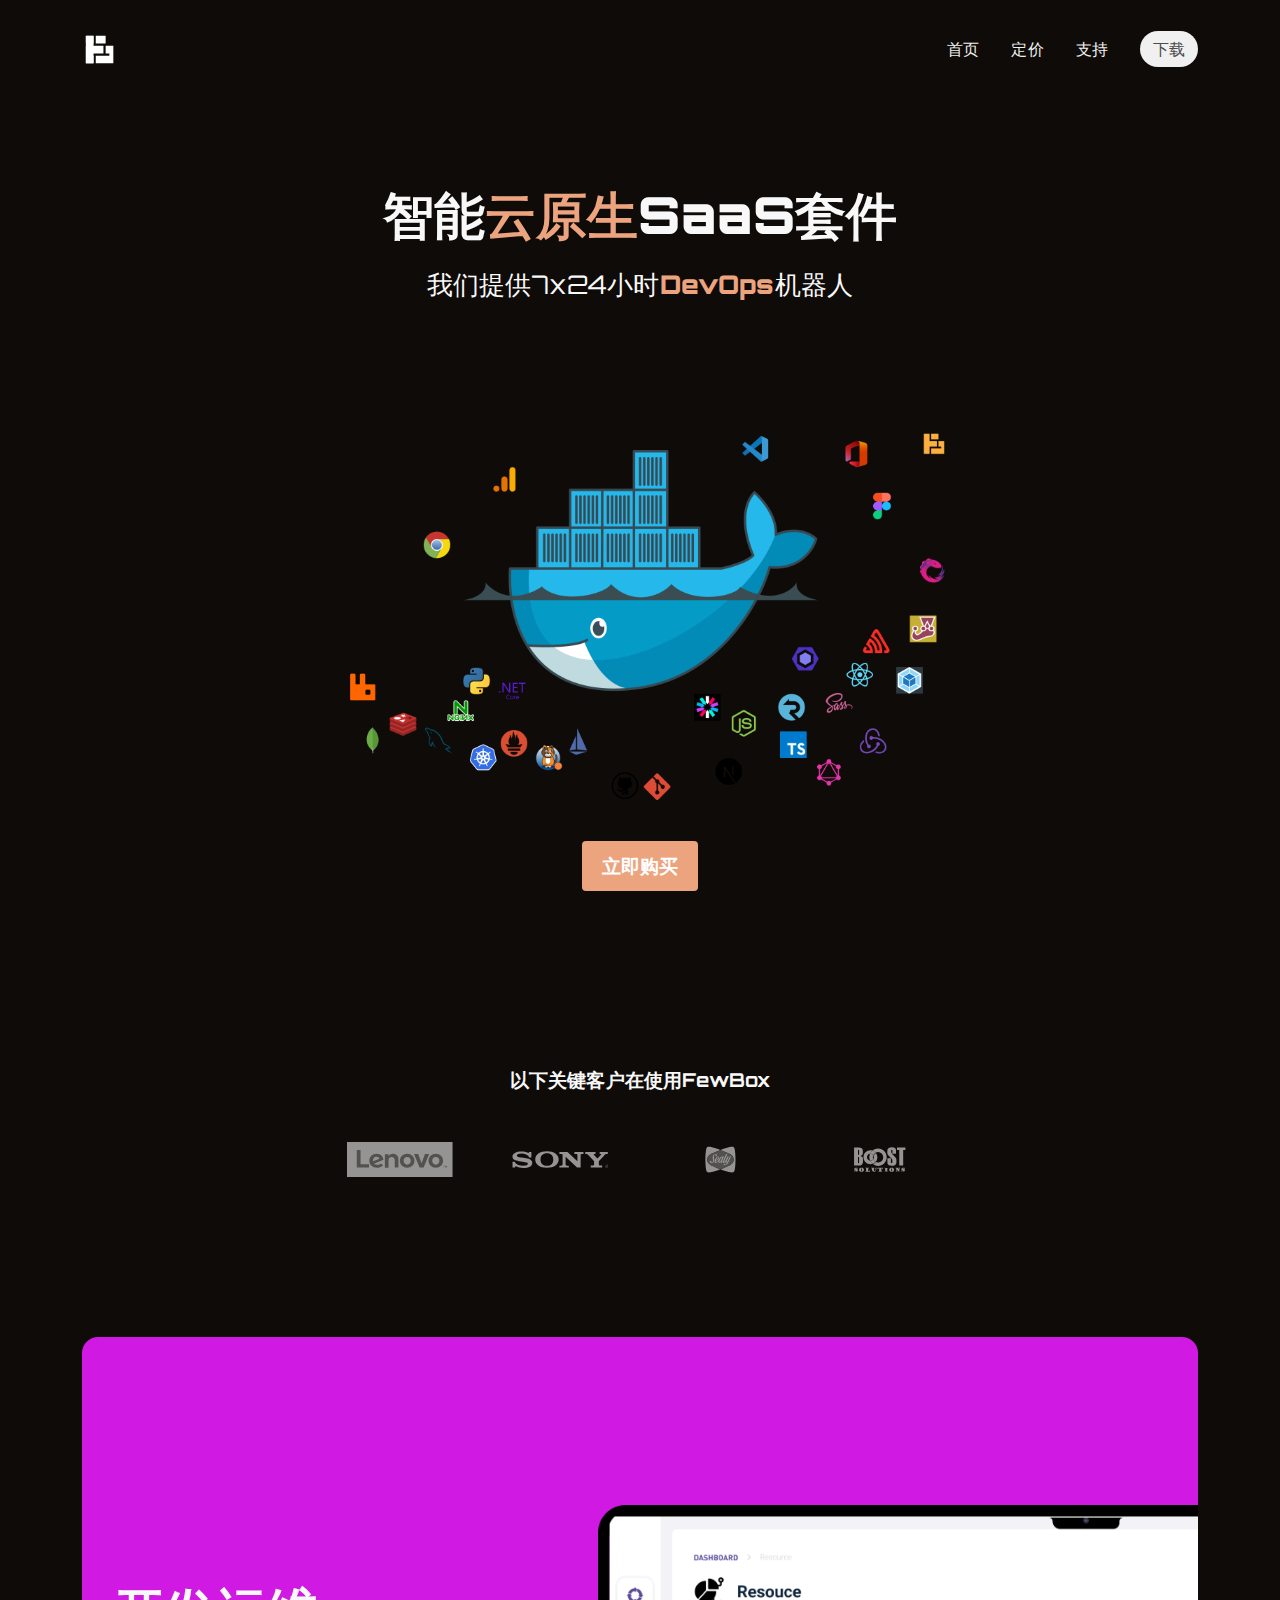
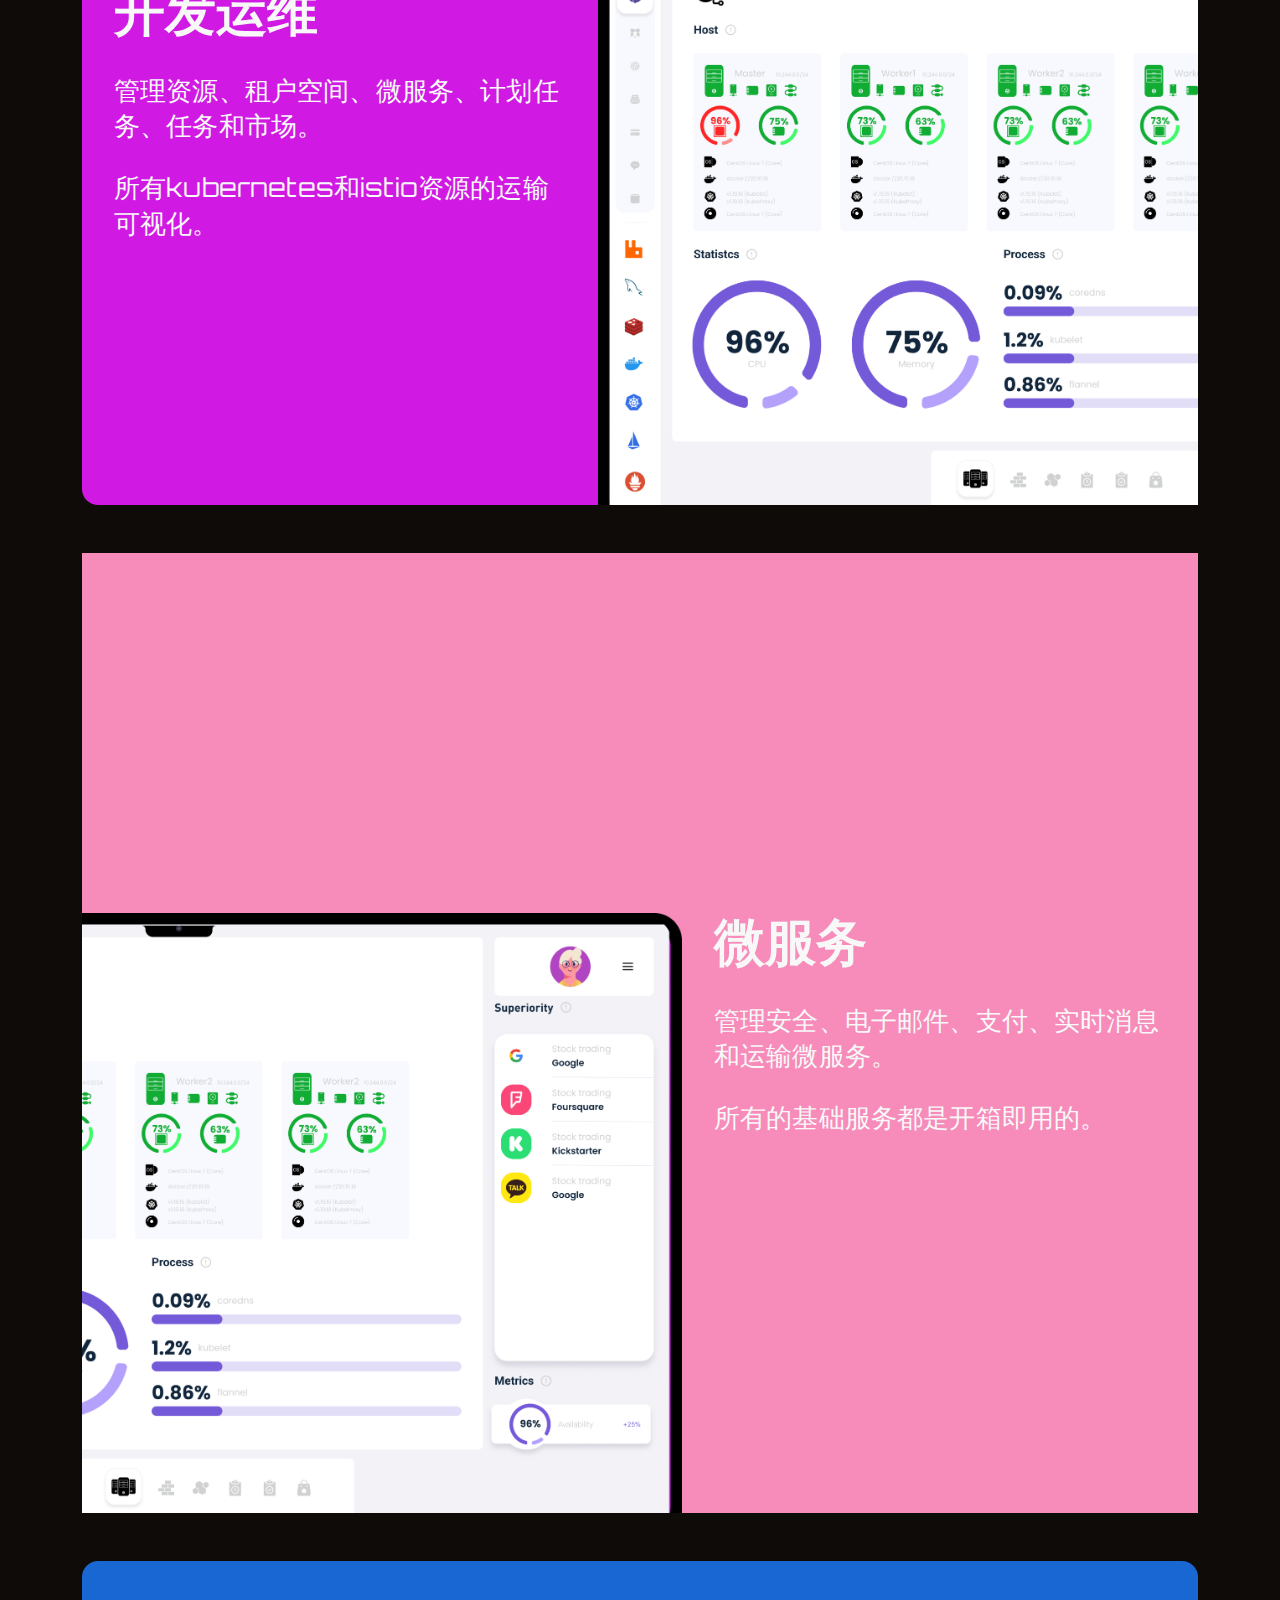
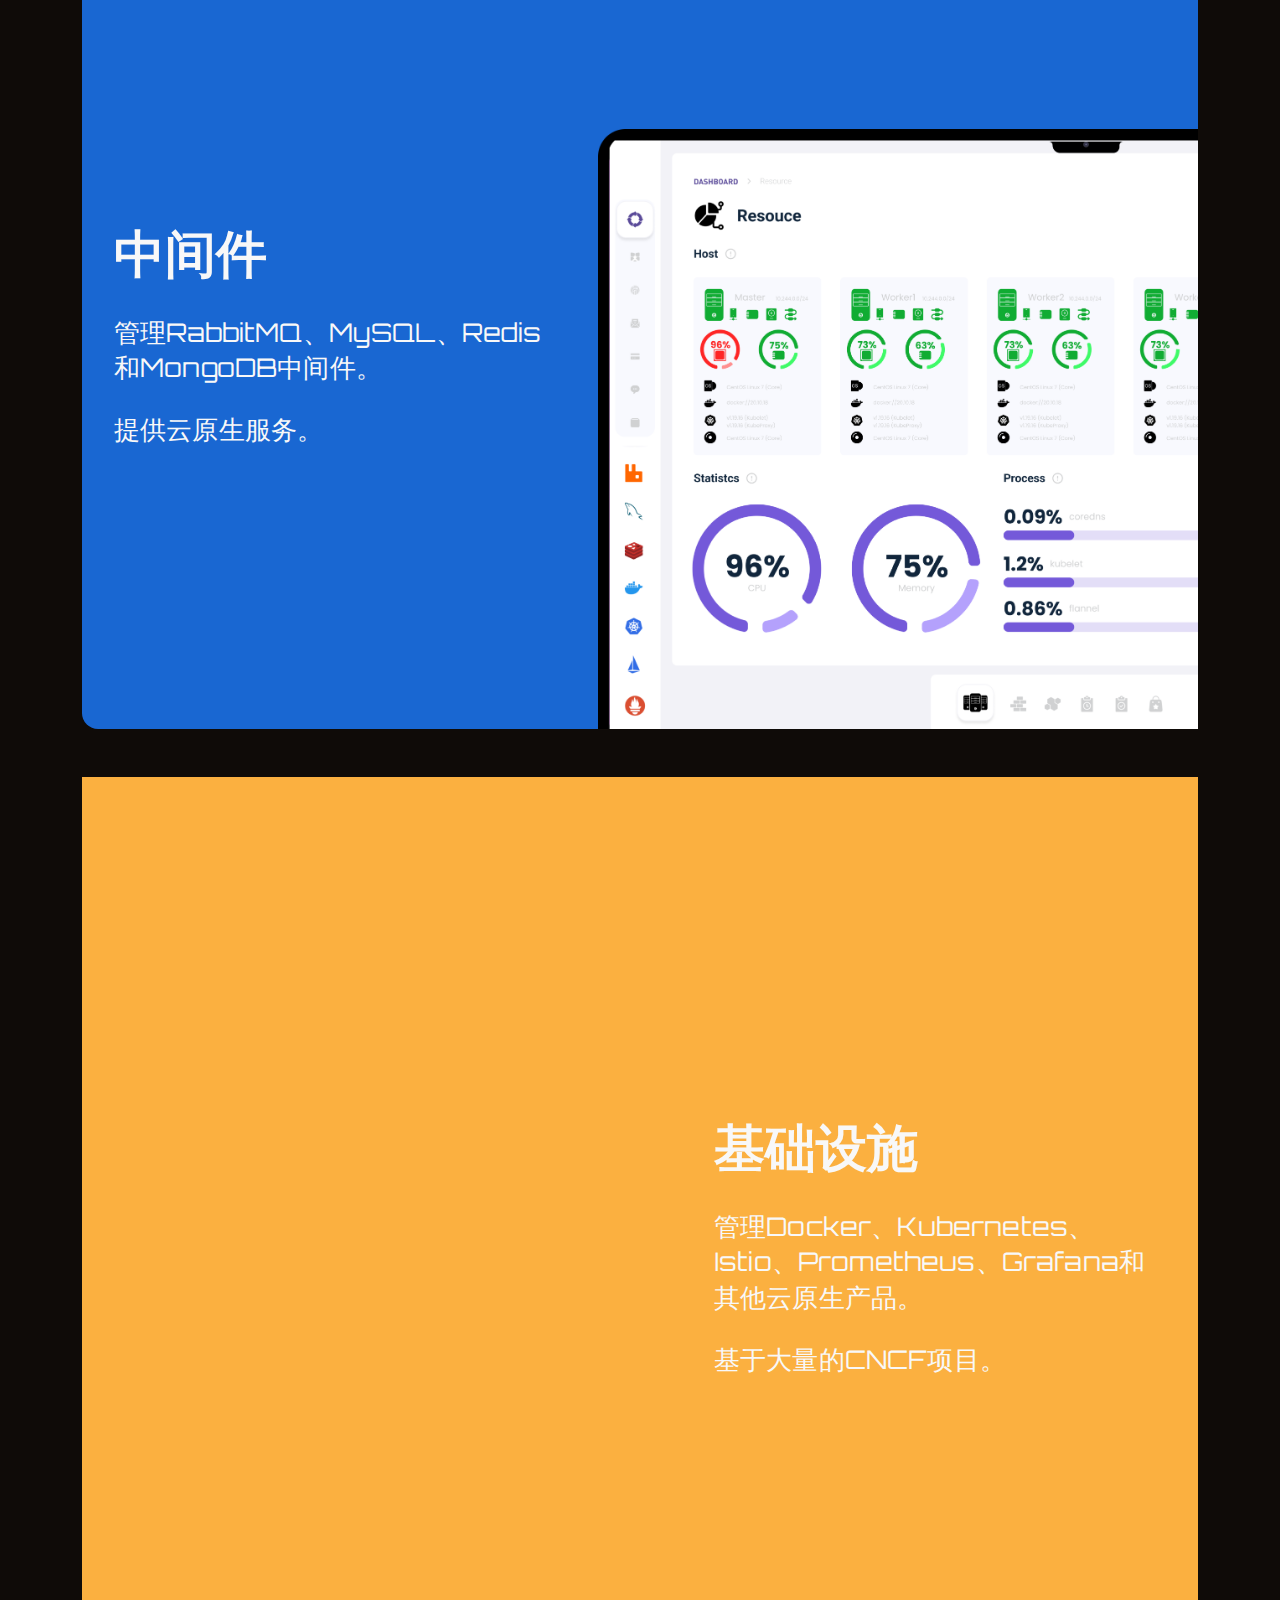
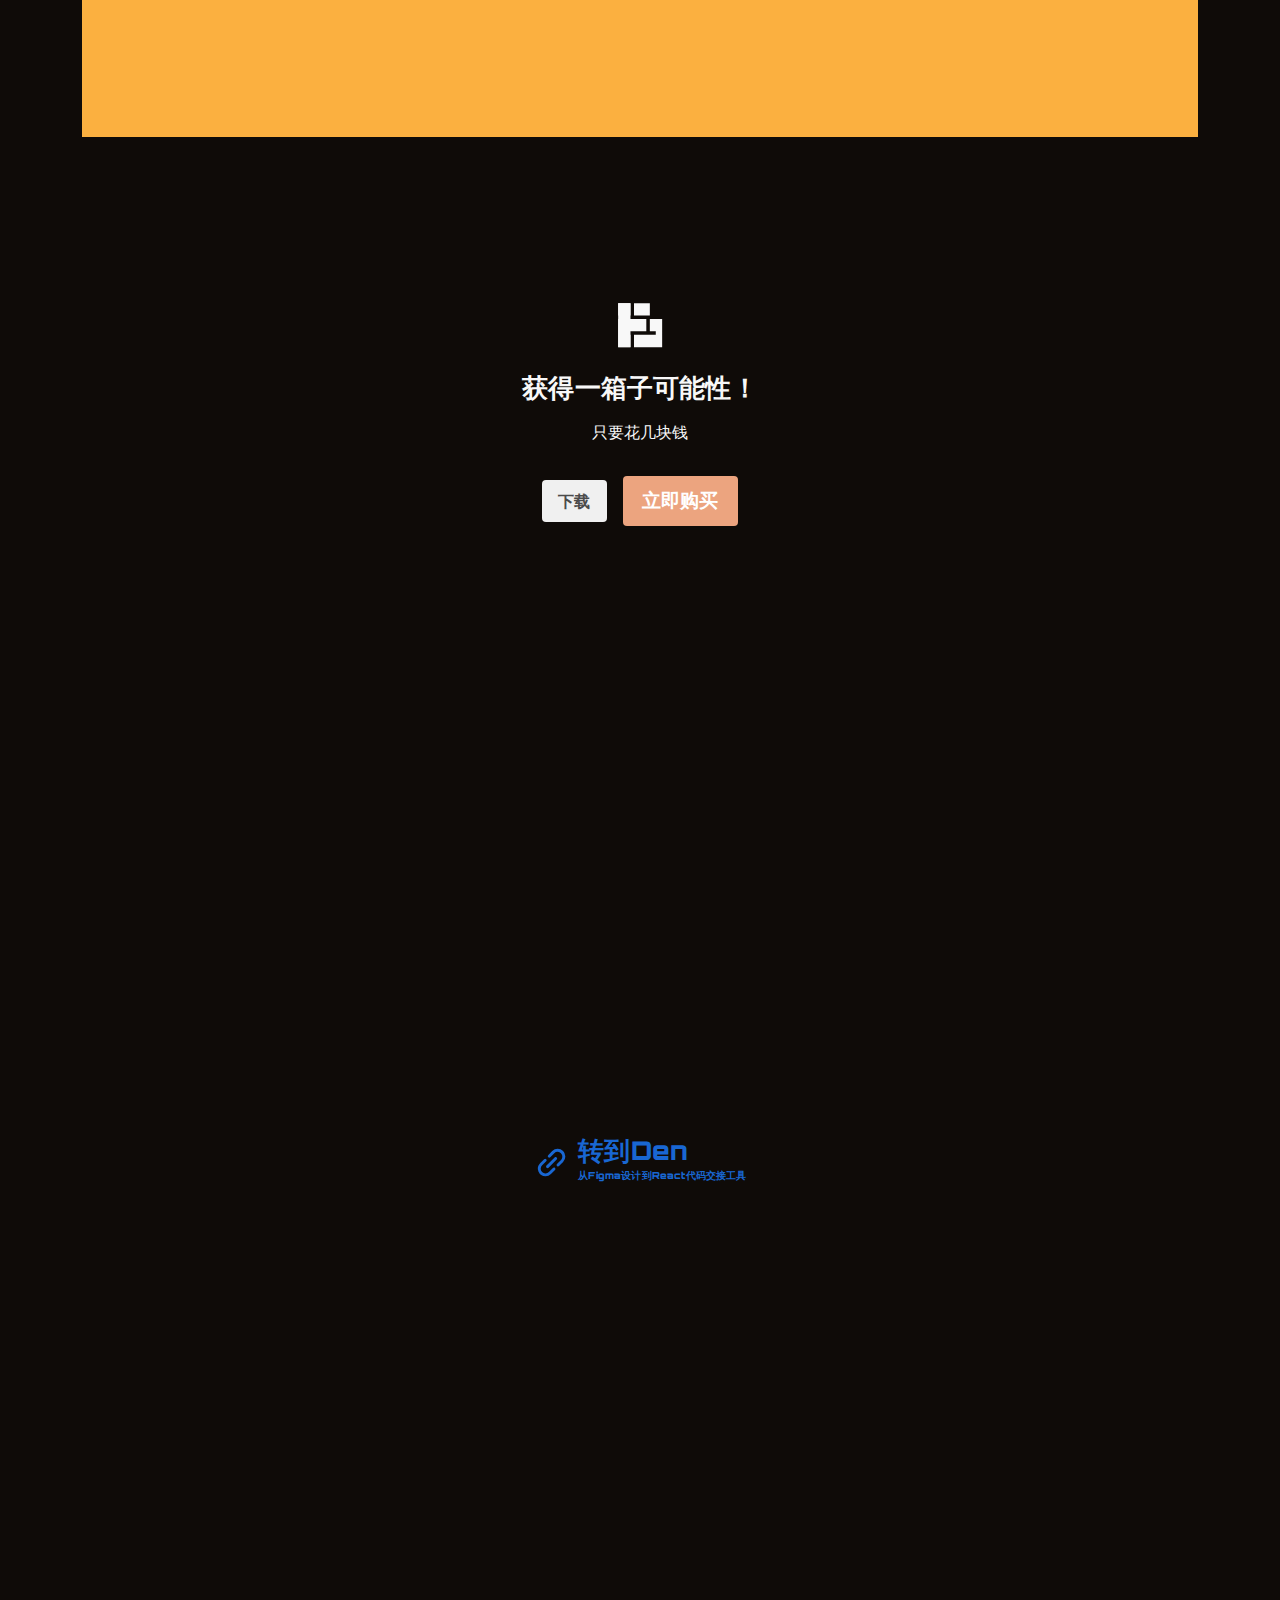
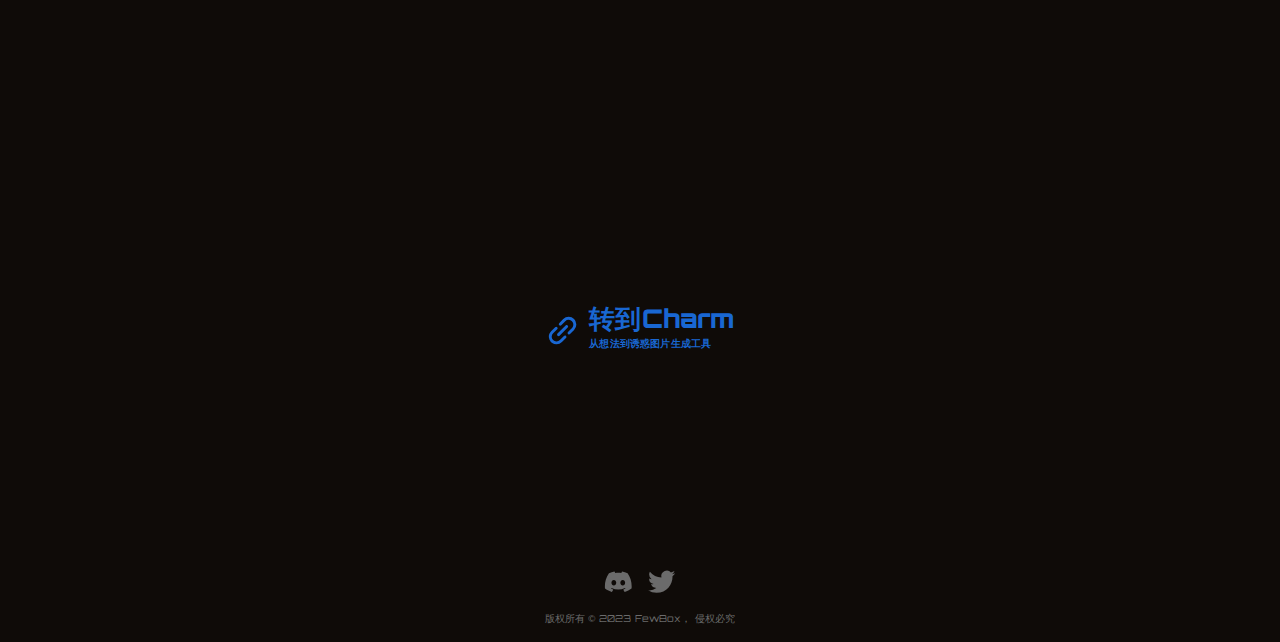
<file: index.html>
<!DOCTYPE html><html><head><meta charSet="utf-8"/><title>云原生套件 | FewBox</title><link rel="shortcut icon" href="/favicon.ico"/><link rel="preconnect" href="https://fonts.googleapis.com"/><link rel="preconnect" href="https://fonts.gstatic.com"/><meta name="description"/><meta name="keywords"/><meta name="author"/><meta name="viewport"/><meta name="next-head-count" content="9"/><link rel="stylesheet" href="https://cdnjs.cloudflare.com/ajax/libs/animate.css/4.1.1/animate.min.css"/><link rel="preload" href="/_next/static/css/8229c51be3daddab.css" as="style"/><link rel="stylesheet" href="/_next/static/css/8229c51be3daddab.css" data-n-g=""/><noscript data-n-css=""></noscript><script defer="" nomodule="" src="/_next/static/chunks/polyfills-c67a75d1b6f99dc8.js"></script><script src="/_next/static/chunks/webpack-94547de1949c56d7.js" defer=""></script><script src="/_next/static/chunks/framework-50116e63224baba2.js" defer=""></script><script src="/_next/static/chunks/main-47c0a74dd876f8ce.js" defer=""></script><script src="/_next/static/chunks/pages/_app-f267cf13fc3b1471.js" defer=""></script><script src="/_next/static/chunks/121-1d15f2ee6740b70b.js" defer=""></script><script src="/_next/static/chunks/675-6b33c69f56211c6d.js" defer=""></script><script src="/_next/static/chunks/281-fa7edb083bce1cbf.js" defer=""></script><script src="/_next/static/chunks/364-2a94dd4e6ddb0a75.js" defer=""></script><script src="/_next/static/chunks/pages/index-79bbd14bc9b28200.js" defer=""></script><script src="/_next/static/a6vV4zFWKUi_gcVCoynMC/_buildManifest.js" defer=""></script><script src="/_next/static/a6vV4zFWKUi_gcVCoynMC/_ssgManifest.js" defer=""></script></head><body><div id="__next"><div></div><div class="position-window-center"><div class="v-ybase flex flex-direction-column flex-wrap-nowrap flex-justify-content-flex-start flex-align-items-stretch flex-align-content-flex-start" style="display:none;font-family:&#x27;Orbitron&#x27;, sans-serif;cursor:inherit"><div class="position-self-custom" style="top:-undefined;right:-1em;bottom:-1.8em;left:-undefined;z-index:8888"><svg viewBox="0 0 256 256" fill="none" xmlns="http://www.w3.org/2000/svg" class="v-svg-circle font-size-extra-large red-background white-front white-border" style="border-width:2px;border-style:solid;border-color:white;padding:0.4em;font-family:&#x27;Orbitron&#x27;, sans-serif;cursor:inherit"><path d="M150.83 32.212C148.17 29.55 144.888 28 141.341 28h-26.607c-3.77 0-7.198 1.55-9.859 4.212-2.442 2.66-3.875 6.095-3.875 9.865v99.445c0 3.77 1.431 6.961 3.873 9.621 2.661 2.44 6.089 3.635 9.861 3.635h26.607c3.547 0 6.829-1.195 9.49-3.634 2.661-2.661 4.168-5.851 4.168-9.622v-99.78c0-3.547-1.507-6.872-4.169-9.531v.001zm-22.791 142.573c-7.318 0-13.635 2.66-18.957 7.982-5.1 5.1-7.65 11.31-7.65 18.625 0 7.319 2.55 13.635 7.65 18.958 5.099 5.1 11.419 7.65 18.957 7.65 7.319 0 13.526-2.219 18.626-7.319 5.322-5.322 7.982-11.754 7.982-19.292 0-7.094-2.329-13.304-7.65-18.625-5.101-5.318-11.419-7.979-18.958-7.979z" fill="currentColor"></path></svg></div><div class="position-area-default undefined v-ybase red-background flex flex-direction-column flex-wrap-nowrap flex-justify-content-flex-start flex-align-items-center flex-align-content-flex-start" style="border-radius:0.6em;padding:1.2em 2em 0.6em 2em;width:22em;font-family:&#x27;Orbitron&#x27;, sans-serif;cursor:inherit"><div class="position-area-right-top" style="z-index:9999"><svg viewBox="0 0 256 256" fill="none" xmlns="http://www.w3.org/2000/svg" class="v-svg-default font-size-super-small" style="font-family:&#x27;Orbitron&#x27;, sans-serif;cursor:pointer"><path d="M36.604 78.148c-11.472-11.472-11.472-30.072 0-41.544 11.472-11.472 30.072-11.472 41.544 0l141.248 141.248c11.472 11.472 11.472 30.072 0 41.544-11.472 11.472-30.072 11.472-41.544 0L36.604 78.148z" fill="currentColor"></path><path d="M177.852 36.604c11.472-11.472 30.072-11.472 41.544 0 11.472 11.472 11.472 30.072 0 41.544L78.148 219.396c-11.472 11.472-30.072 11.472-41.544 0-11.472-11.472-11.472-30.072 0-41.544L177.852 36.604z" fill="currentColor"></path></svg></div><div class="flex-item v-ybase flex flex-direction-column flex-wrap-nowrap flex-justify-content-flex-start flex-align-items-center flex-align-content-flex-start" style="font-family:&#x27;Orbitron&#x27;, sans-serif;cursor:inherit;gap:0.2em"><span class="flex-item v-label-center font-weight-black font-size-large" style="font-family:&#x27;Orbitron&#x27;, sans-serif"></span><a class="flex-item v-link" style="font-family:&#x27;Orbitron&#x27;, sans-serif" href="mailto:support@fewbox.com?subject= from FewBox&amp;body={Your Feedback Here}" target="_blank"><div class="v-xbase flex flex-wrap-nowrap flex-justify-content-center flex-align-items-center flex-align-content-flex-start" style="font-family:&#x27;Orbitron&#x27;, sans-serif;cursor:inherit;gap:0.6em"><span class="flex-item v-label" style="font-family:&#x27;Orbitron&#x27;, sans-serif"></span></div><span class="v-label font-size-small primary-front" style="font-family:&#x27;Orbitron&#x27;, sans-serif">support@fewbox.com</span></a></div></div></div></div><div class="v-ybase flex flex-direction-column flex-wrap-nowrap flex-justify-content-flex-start flex-align-items-center flex-align-content-flex-start" style="margin:0 0 6em 0;font-family:&#x27;Orbitron&#x27;, sans-serif;cursor:inherit"><div class="flex-item v-zone-extra-large" style="font-family:&#x27;Orbitron&#x27;, sans-serif"><header class="v-header" style="padding:2em 0;font-family:&#x27;Orbitron&#x27;, sans-serif"><div class="v-xbase flex flex-wrap-nowrap flex-justify-content-space-between flex-align-items-center flex-align-content-flex-start" style="font-family:&#x27;Orbitron&#x27;, sans-serif;cursor:inherit"><a class="flex-item" href="/"><svg xmlns="http://www.w3.org/2000/svg" viewBox="0 0 256 256" fill="none" class="v-svg-default white-front" style="font-family:&#x27;Orbitron&#x27;, sans-serif;cursor:inherit"><path fill-rule="evenodd" clip-rule="evenodd" d="M28 100h128v56H55v16h29v56H28V100zm72 72v56h128V100h-56v56h27v16h-99zM84 28H28v56h56V28zm16 0v56h72V28h-72z" fill="currentColor"></path><path fill="currentColor" d="M28 228V28h56v200z"></path></svg></a><div class="flex-item v-xbase flex flex-wrap-nowrap flex-justify-content-flex-start flex-align-items-center flex-align-content-flex-start" style="font-family:&#x27;Orbitron&#x27;, sans-serif;cursor:inherit;gap:2em"><a class="flex-item" style="flex-grow:1" href="/"><span class="v-label light-front" style="font-family:&#x27;Orbitron&#x27;, sans-serif">首页</span></a><a class="flex-item v-link" style="flex-grow:1;font-family:&#x27;Orbitron&#x27;, sans-serif" href="/pricing" target="_self"><div class="v-xbase flex flex-wrap-nowrap flex-justify-content-center flex-align-items-center flex-align-content-flex-start" style="font-family:&#x27;Orbitron&#x27;, sans-serif;cursor:inherit;gap:0.6em"><span class="flex-item v-label" style="font-family:&#x27;Orbitron&#x27;, sans-serif"></span></div><span class="v-label light-front" style="font-family:&#x27;Orbitron&#x27;, sans-serif">定价</span></a><a class="flex-item" style="flex-grow:1" href="/support"><span class="v-label light-front" style="font-family:&#x27;Orbitron&#x27;, sans-serif">支持</span></a><a class="flex-item" style="flex-grow:1" href="/download"><span class="v-label light-background dark-front" style="border-radius:2em;padding:0.5em 0.8em;font-family:&#x27;Orbitron&#x27;, sans-serif">下载</span></a></div></div></header><div class="v-ybase flex flex-direction-column flex-wrap-nowrap flex-justify-content-flex-start flex-align-items-stretch flex-align-content-flex-start" style="font-family:&#x27;Orbitron&#x27;, sans-serif;cursor:inherit"><section class="flex-item v-section" style="padding:5em 0;font-family:&#x27;Orbitron&#x27;, sans-serif"><div class="v-ybase flex flex-direction-column flex-wrap-nowrap flex-justify-content-flex-start flex-align-items-center flex-align-content-flex-start" style="font-family:&#x27;Orbitron&#x27;, sans-serif;cursor:inherit;gap:1em"><section class="flex-item v-text-center font-weight-black font-size-super-large" style="font-family:&#x27;Orbitron&#x27;, sans-serif"><span class="v-label" style="font-family:&#x27;Orbitron&#x27;, sans-serif">智能</span><span class="v-label font-weight-black primary-front" style="font-family:&#x27;Orbitron&#x27;, sans-serif">云原生</span><span class="v-label" style="font-family:&#x27;Orbitron&#x27;, sans-serif">SaaS套件</span></section><span class="flex-item v-label font-size-extra-large" style="font-family:&#x27;Orbitron&#x27;, sans-serif"><span class="v-label" style="font-family:&#x27;Orbitron&#x27;, sans-serif">我们提供7x24小时</span><span class="v-label font-weight-black primary-front" style="font-family:&#x27;Orbitron&#x27;, sans-serif">DevOps</span><span class="v-label" style="font-family:&#x27;Orbitron&#x27;, sans-serif">机器人</span></span><div class="flex-item v-ybase flex flex-direction-column flex-wrap-nowrap flex-justify-content-flex-start flex-align-items-center flex-align-content-flex-start" style="padding:6em 0 0 0;font-family:&#x27;Orbitron&#x27;, sans-serif;cursor:inherit;gap:1.6em"><img alt="fewbox" src="/images/hero.png" width="630" height="385" decoding="async" data-nimg="1" class="large-down-hidden" loading="lazy" style="color:transparent"/><img alt="fewbox" src="/images/hero.png" width="420" height="256.6666666666667" decoding="async" data-nimg="1" class="large-up-hidden" loading="lazy" style="color:transparent"/><div class="flex-item v-boundary" style="margin:1em;font-family:&#x27;Orbitron&#x27;, sans-serif"><a class="v-link" style="font-family:&#x27;Orbitron&#x27;, sans-serif" href="/pricing" target="_self"><div class="v-xbase flex flex-wrap-nowrap flex-justify-content-center flex-align-items-center flex-align-content-flex-start" style="font-family:&#x27;Orbitron&#x27;, sans-serif;cursor:inherit;gap:0.6em"><span class="flex-item v-label" style="font-family:&#x27;Orbitron&#x27;, sans-serif"></span></div><div class="v-submit font-weight-semi-bold font-size-large primary-background" style="font-family:&#x27;Orbitron&#x27;, sans-serif"><div class="v-xbase flex flex-wrap-nowrap flex-justify-content-center flex-align-items-center flex-align-content-flex-start" style="font-family:&#x27;Orbitron&#x27;, sans-serif;cursor:inherit"><span class="flex-item">立即购买</span></div><input type="submit" class="v-submit font-weight-semi-bold font-size-large primary-background" style="font-family:&#x27;Orbitron&#x27;, sans-serif"/></div></a></div></div></div></section><section class="flex-item v-section" style="padding:5em 0;font-family:&#x27;Orbitron&#x27;, sans-serif"><div class="v-ybase flex flex-direction-column flex-wrap-nowrap flex-justify-content-flex-start flex-align-items-center flex-align-content-flex-start" style="font-family:&#x27;Orbitron&#x27;, sans-serif;cursor:inherit;gap:3em"><span class="flex-item v-label font-weight-bold font-size-large" style="font-family:&#x27;Orbitron&#x27;, sans-serif">以下关键客户在使用FewBox</span><div class="flex-item v-xbase flex flex-wrap-wrap flex-justify-content-flex-start flex-align-items-center flex-align-content-flex-start" style="font-family:&#x27;Orbitron&#x27;, sans-serif;cursor:inherit;gap:2em"><div class="v-boundary" style="min-width:8em;font-family:&#x27;Orbitron&#x27;, sans-serif"><svg xmlns="http://www.w3.org/2000/svg" viewBox="0 292.369 609.697 203.233" class="v-svg-default light-front" style="margin:0 auto;opacity:0.6;font-family:&#x27;Orbitron&#x27;, sans-serif;cursor:inherit"><path fill="currentColor" d="M0 292.369h609.697v203.233H0z"></path><path fill="gray" d="M265.411 360.88c-9.212 0-18.999 4.03-25.332 12.666v-10.938h-21.302v78.299h21.302V396c0-8.06 6.333-16.696 17.848-16.696 8.636 0 17.848 6.333 17.848 16.696v44.331h21.302V391.97c.575-17.848-12.667-31.09-31.666-31.09m184.809 1.152-19.574 53.542-19.576-53.542h-24.18l32.241 78.299h23.604l31.665-78.299zM195.748 416.15c-9.212 6.909-14.394 8.061-22.454 8.061-7.484 0-13.242-2.303-17.272-6.333l54.694-23.029c-1.151-8.636-4.606-16.121-9.211-21.878-7.485-8.636-17.848-12.666-31.089-12.666-23.605 0-41.453 17.272-41.453 40.301 0 23.605 17.848 40.302 43.755 40.302 14.393 0 29.362-6.909 36.271-14.97l-13.241-9.788zm-41.453-30.513c3.455-5.182 9.211-8.06 16.696-8.06 7.484 0 13.817 4.606 16.696 10.939l-37.422 15.545c-1.151-7.485 1.152-13.818 4.03-18.424zm-27.059 35.119H78.299v-81.753H56.421v101.328h70.815zm385.739 20.726c-23.604 0-42.028-17.271-42.028-40.301 0-22.454 18.423-40.301 42.028-40.301 23.604 0 42.028 17.272 42.028 40.301.575 23.03-17.848 40.301-42.028 40.301m0-62.178c-12.091 0-20.727 9.212-20.727 21.878 0 12.09 9.212 21.878 20.727 21.878 12.09 0 20.727-9.212 20.727-21.878.574-12.091-8.638-21.878-20.727-21.878M347.74 441.482c-23.604 0-42.028-17.271-42.028-40.301 0-22.454 18.424-40.301 42.028-40.301 23.605 0 42.028 17.272 42.028 40.301s-18.422 40.301-42.028 40.301m0-62.178c-12.09 0-20.727 9.212-20.727 21.878 0 12.09 9.212 21.878 20.727 21.878 12.091 0 20.727-9.212 20.727-21.878.575-12.091-8.636-21.878-20.727-21.878m210.717 51.815h-3.454v-1.727h9.212v1.727h-3.455v9.212h-2.303v-9.212zm8.061-1.726h2.303l3.454 5.182 3.455-5.182h2.303v11.515h-2.303v-8.061l-3.455 5.182-3.454-5.182v8.061h-2.303v-11.515z"></path></svg></div><div class="v-boundary" style="min-width:8em;font-family:&#x27;Orbitron&#x27;, sans-serif"><svg viewBox="0 0 2500 811" fill="none" xmlns="http://www.w3.org/2000/svg" class="v-svg-default light-front" style="margin:0 auto;opacity:0.6;font-family:&#x27;Orbitron&#x27;, sans-serif;cursor:inherit"><path fill-rule="evenodd" clip-rule="evenodd" d="M2317.53 524.098a33.615 33.615 0 0 0-24.15 9.604 33.507 33.507 0 0 0-7.43 10.966 33.51 33.51 0 0 0 0 25.982 33.507 33.507 0 0 0 18.54 18.199 33.576 33.576 0 0 0 13.04 2.372 33.485 33.485 0 0 0 23.71-9.873 33.451 33.451 0 0 0 7.25-10.911 33.527 33.527 0 0 0 2.51-12.854c0-4.397-.86-8.751-2.54-12.814a33.5 33.5 0 0 0-18.12-18.122 33.478 33.478 0 0 0-12.81-2.549zm0 63.086c-3.89.004-7.74-.759-11.33-2.246a29.64 29.64 0 0 1-9.59-6.419 29.575 29.575 0 0 1-6.39-9.609 29.341 29.341 0 0 1-2.21-11.327c0-3.872.76-7.706 2.25-11.282a29.403 29.403 0 0 1 15.98-15.934 29.433 29.433 0 0 1 11.29-2.221 29.435 29.435 0 0 1 20.81 8.623 29.302 29.302 0 0 1 6.37 9.55 29.42 29.42 0 0 1 2.24 11.264 29.44 29.44 0 0 1-2.2 11.309 29.369 29.369 0 0 1-6.37 9.601 29.46 29.46 0 0 1-20.85 8.691z" fill="currentColor"></path><path fill-rule="evenodd" clip-rule="evenodd" d="M2334.75 548.791c0-3.166-1.4-6.497-4.21-8.086-2.82-1.672-5.98-1.836-9.14-1.836h-16.35v37.51h4.58v-17.302h8.44l10.71 17.302h5.45l-11.34-17.302c6.69-.188 11.86-2.907 11.86-10.286zm-18.09 6.673h-7.04V542.2h10.71c4.66 0 9.77.706 9.77 6.508.01 7.639-8.18 6.756-13.44 6.756zm-195.87-188.022 68.62-73.266c3.98-5.379 5.96-9.146 5.96-12.37 0-5.379-4.63-7.533-19.18-7.533h-17.31v-46.255h187.4v46.255h-24.62c-28.44 0-33.72 4.296-73.4 54.317l-108.55 117.227v71.537c0 18.302 9.23 24.74 35.69 24.74h40.99v44.631H1953.9v-44.631h40.99c26.43 0 35.7-6.438 35.7-24.74v-71.537L1902.73 304.38c-21.13-24.728-18.21-30.107-77.04-30.107v-46.255h237.38v46.255h-16.9c-17.2 0-24.48 3.225-24.48 9.675 0 5.39 5.28 9.686 8.59 13.982l64.69 70.501c7.68 7.992 17.06 9.027 25.82-.989zM528.111 228.006h57.261v129.067H532.49c-4.685-25.799-20.833-35.839-35.557-49.374-26.565-24.41-84.097-44.737-132.483-44.737-62.452 0-115.158 19.373-115.158 47.856 0 79.069 357.16 16.148 357.16 165.647C606.452 554.44 529.947 598 392.556 598c-47.562 0-119.536-14.759-162.002-37.31-13.312-7.686-18.961 7.274-21.456 26.023h-58.709V453.338h53.106c11.711 33.885 27.848 40.865 42.69 54.317 25.753 23.669 87.051 40.888 143.264 40.335 84.756-.835 113.898-19.361 113.898-46.255 0-26.882-28.824-33.344-121.701-47.856l-78.859-12.911C213.794 427.515 149 407.624 149 336.641c0-73.679 81.966-119.934 211.566-119.934 54.612 0 100.303 7.297 144.158 32.084 12.147 7.898 23.54 8.84 23.387-20.785zM1645.6 444.099l1.13-143.45c0-18.82-9.79-25.27-37.77-25.27h-32.87v-44.631h209.15v44.631h-27.26c-28 0-37.79 6.462-37.79 25.27v288.794l-81.86-.647-265.11-251.037v182.313c0 18.291 9.79 25.27 37.77 25.27h36.39v44.101h-217.21v-44.101h35.99c27.98 0 37.77-6.991 37.77-25.27V300.649c0-18.82-9.79-25.27-37.77-25.27h-35.99v-44.631h187.8l227.63 213.351zM945.016 214c-166.686 0-271.027 73.69-271.027 191.988 0 116.179 102.893 189.305 265.942 189.305 173.189 0 273.919-72.055 273.919-195.213.02-110.777-108.69-186.08-268.834-186.08zm-3.79 334.52c-92.265 0-145.3-53.246-145.3-145.215 0-89.804 55.342-143.05 149.914-143.05 90.72 0 143.76 54.329 143.76 146.828 0 90.344-53.81 141.437-148.374 141.437z" fill="currentColor"></path></svg></div><div class="v-boundary" style="min-width:8em;font-family:&#x27;Orbitron&#x27;, sans-serif"><svg viewBox="0 0 280 220" fill="none" xmlns="http://www.w3.org/2000/svg" class="v-svg-default light-front" style="margin:0 auto;opacity:0.6;font-family:&#x27;Orbitron&#x27;, sans-serif;cursor:inherit"><path d="M57.535 110c0-14.448 7.892-26.577 20.913-33.295 22.638-11.68 50.97-22.767 61.845-26.928C133.642 47.27 89.715 30 67.841 30c-7.996 0-13.23 2.663-15.473 10.469C48.835 52.764 46 78.866 46 110c0 31.134 2.835 57.235 6.368 69.531C54.61 187.336 59.845 190 67.84 190c21.875 0 65.801-17.27 72.452-19.777-10.875-4.161-39.207-15.248-61.845-26.928-13.02-6.718-20.913-18.848-20.913-33.295z" fill="currentColor"></path><path d="M234.585 110c0-31.134-2.835-57.236-6.368-69.531C225.974 32.663 220.739 30 212.743 30c-21.874 0-65.801 17.27-72.451 19.777 10.875 4.16 39.207 15.248 61.844 26.928 13.021 6.718 20.914 18.847 20.914 33.294V110c0 14.447-7.893 26.576-20.914 33.295-22.637 11.68-50.969 22.767-61.844 26.928 6.65 2.507 50.577 19.777 72.451 19.777 7.996 0 13.231-2.664 15.474-10.469 3.533-12.296 6.368-38.397 6.368-69.531z" fill="currentColor"></path><path d="M202.136 76.705c-22.637-11.68-50.969-22.767-61.844-26.928-10.875 4.161-39.206 15.248-61.844 26.928C65.428 83.424 57.535 95.553 57.535 110v.001c0 14.447 7.892 26.576 20.913 33.294 22.638 11.681 50.969 22.768 61.844 26.928 10.875-4.16 39.207-15.247 61.844-26.928 13.021-6.718 20.914-18.847 20.914-33.294V110c0-14.447-7.893-26.576-20.914-33.295z" fill="gray"></path><path d="M196.255 126.81a2.049 2.049 0 0 1-2.046-2.046c0-1.128.918-2.045 2.046-2.045 1.127 0 2.045.917 2.045 2.045a2.048 2.048 0 0 1-2.045 2.046zm0-4.431a2.388 2.388 0 0 0-2.386 2.385 2.388 2.388 0 0 0 2.386 2.385 2.388 2.388 0 0 0 2.385-2.385 2.388 2.388 0 0 0-2.385-2.385z" fill="currentColor"></path><path d="M195.772 123.889h.682c.057 0 .108.005.159.014.048.008.09.025.128.051.036.024.064.06.085.104a.434.434 0 0 1 .033.183c0 .124-.034.217-.099.276-.066.061-.166.093-.298.093h-.69v-.721zm1.587 1.863a2.2 2.2 0 0 1-.034-.399.72.72 0 0 0-.039-.259.52.52 0 0 0-.1-.172.395.395 0 0 0-.133-.098l-.038-.015.018-.008a.54.54 0 0 0 .148-.111.687.687 0 0 0 .187-.513c0-.224-.074-.402-.22-.527-.145-.126-.363-.189-.647-.189h-1.239v2.591h.51v-1.039h.615c.098 0 .177.012.236.037.06.023.105.059.139.109.035.05.059.116.072.194a1.8 1.8 0 0 1 .021.294c0 .057.003.12.009.194a.445.445 0 0 0 .063.194l.01.017h.57l-.052-.057a.496.496 0 0 1-.096-.243zM105.192 79.91c5.812 0 3.962 8.43 10.053 8.43 1.987 0 3.965-1.713 3.965-4.043 0-4.803-5.659-8.223-11.321-8.223-8.45 0-15.783 6.587-15.783 19.026 0 7.168 2.124 16.7 2.124 23.872 0 4.266-1.753 7.31-5.07 7.31-6.05 0-6.476-8.377-11.864-8.377-2.288 0-3.906 1.675-3.906 4.187 0 4.862 5.894 8.582 12.15 8.582 11.056 0 15.985-8.099 15.985-15.241 0-11.932-1.874-16.598-1.874-27.363 0-4.932 2.319-8.16 5.541-8.16z" fill="currentColor"></path><path d="M144.9 112.669c-3.28 6.303-7.156 11.892-9.306 11.892-.789 0-1.218-.692-1.218-1.865 0-8.9 11.087-27.717 15.074-27.717.952 0 1.188.885 1.188 1.888 0 1.736-.834 4.639-2.126 7.925l-3.612 7.877zm-31.376.245c1.825-6.733 9.612-18.697 13.04-18.697.507 0 .93.295.93 1.028 0 4.821-8 16.86-13.422 18.266-.313.081-.676-.127-.548-.597zm92.075-21.487c-.176-.008-1.462-.126-3.679-.126-2.217 0-3.337.114-3.555.126-.226.012-.377.115-.455.298-.755 1.779-4.933 11.231-9.121 20.731l.004-.025c-2.842 6.725-7.688 12.374-9.607 12.374-1.833 0-.744-3.164.896-7.139l11.63-25.944c.06-.14-.042-.284-.195-.295-.153-.012-1.53-.126-3.806-.126-2.275 0-3.351.11-3.636.126-.284.016-.371.11-.451.29-.844 1.892-5.72 12.866-9.312 21.528-3.743 6.909-8.55 11.523-10.502 11.523-1.532 0-.725-2.468.416-5.072l19.283-43.942c.081-.193-.044-.394-.27-.406-.225-.011-1.446-.125-3.638-.125s-3.311.114-3.514.125a.507.507 0 0 0-.451.29l-17.843 40.536c-3.349 5.551-6.796 8.594-8.545 8.594-1.532 0-.725-2.468.416-5.072l12.718-27.864c.081-.192-.053-.395-.27-.405-.217-.01-1.442-.126-3.626-.126-2.183 0-3.303.112-3.523.126-.22.014-.374.113-.455.29l-1.499 3.268c-.073-2.026-.932-3.965-3.693-3.965-6.958 0-15.189 9.944-19.41 20.333v-.001c-4.235 7.024-12.835 14.312-16.327 14.312-1.56 0-2.652-.725-2.652-3.224 0-1.926.637-4.04 1.11-5.17.21-.501.534-.609.935-.675 10.471-1.726 18.887-12.165 18.887-19.79 0-4.113-2.943-5.785-5.757-5.785-8.852 0-22.327 18.439-22.327 31.539 0 4.831 1.981 8.075 6.648 8.075 5.274 0 12.811-6.127 17.476-13.09-.515 2.178-.802 4.291-.802 6.244 0 4.2 1.57 6.756 4.545 6.756 3.67 0 7.063-3.845 9.646-7.959-.896 4.433.186 7.959 3.858 7.959 3.469 0 7.888-4.158 10.762-8.227-.995 4.558.054 8.227 3.8 8.227 3.613 0 8.527-4.756 11.545-9.081-1.385 5.531-.014 9.081 3.157 9.081 3.002 0 6.381-2.768 9.392-6.753-2.165 4.936-3.821 8.746-4.228 9.778-1.444 3.652-2.834 6.747-6.207 6.747-4.83 0-6.085-6.142-10.472-6.142-2.056 0-3.175 1.571-3.175 3.152 0 3.423 5.237 6.048 10.113 6.048 9.524 0 15.547-7.714 19.207-15.843l16.775-35.772c.07-.157-.031-.324-.216-.332z" fill="currentColor"></path></svg></div><div class="v-boundary" style="min-width:8em;font-family:&#x27;Orbitron&#x27;, sans-serif"><svg viewBox="0 0 419 218" fill="none" xmlns="http://www.w3.org/2000/svg" class="v-svg-default light-front" style="margin:0 auto;opacity:0.6;font-family:&#x27;Orbitron&#x27;, sans-serif;cursor:inherit"><path d="M50 146.022V34.348h28.738c6.983 0 12.892 1.614 17.995 4.843 5.103 3.23 7.52 8.073 7.52 15.07v15.607c0 7.804-4.834 13.455-14.234 16.684 9.937 2.422 15.04 7.804 15.04 16.146v21.528c0 7.265-2.417 12.916-7.252 16.683-4.834 3.768-10.474 5.382-17.189 5.382H50v-.269zm31.155-72.386V54.53c0-4.037-2.148-5.92-6.714-5.92v30.946c4.566 0 6.714-2.153 6.714-5.92zm0 52.204V97.316c0-3.767-2.148-5.92-6.714-5.92v40.095c4.566.269 6.714-1.884 6.714-5.651zm-7.251 49.513c0 2.422-1.343 4.843-3.223 6.458-1.88 1.615-4.566 2.422-6.983 2.422-1.88 0-3.76-.269-5.64-1.076-.538-.27-1.075-.539-1.612-.539-.269 0-.537 0-.537.269-.537 0-.537.27-.537.539v1.076c0 .538-.538.807-1.075.807-.537 0-.537-.269-.805-1.076-1.612-5.113-2.686-7.535-2.686-7.804 0-.269.268-.807.537-.807h.268c.27 0 .806.538 1.343 1.345l1.612 2.422c2.148 1.884 4.834 2.96 7.789 2.691.806 0 1.88 0 2.685-.269 1.343-.269 1.88-.538 1.88-1.076 0-.539-1.074-1.077-2.954-1.615a70.567 70.567 0 0 1-3.491-.807c-2.418-.269-4.835-1.346-6.715-2.96-1.611-1.615-2.417-3.768-2.417-6.189 0-5.921 4.566-8.881 13.16-8.881 1.343.27 2.955.539 5.103.808.538 0 1.075-.538 1.343-1.077.269-.538.806-.807 1.343-.807.269 0 .269 0 .537.269.269.269.269.269.269.538 0 .539 0 .808-.269 1.346l-1.611 4.036c-.537 1.077-.806 2.153-1.074 3.229l.805 1.615c.538.538.806 1.345 1.343 2.153 1.343.538 1.612 1.614 1.612 2.96zm-5.372-8.611v-.808c0-1.076-.806-1.883-2.954-2.691-1.612-.538-2.686-.807-3.492-1.076-.806 0-1.611 0-2.417.269-1.074.269-1.612.807-1.612 1.077 0 .269.269.538 1.075.807.537.269.806.269 1.343.269.805.269 2.417.538 4.565 1.076 1.343.269 2.418.539 3.492 1.077zm42.704 5.651c0 4.036-1.88 7.803-5.371 9.687-3.492 1.615-7.252 2.691-11.28 2.422-3.492.269-7.252-1.076-9.938-3.229-2.954-2.153-4.566-5.651-4.297-9.419-.269-3.767 1.611-7.265 4.834-9.149 3.223-1.614 6.715-2.691 10.475-2.422 3.76-.269 7.52.808 10.743 2.691 3.223 1.884 5.103 5.651 4.834 9.419zm-15.309-10.226c-1.074 0-1.611 1.346-2.148 3.767-.269 1.615-.537 3.23-.537 4.844 0 2.153.268 4.037.537 6.189.537 3.229 1.343 4.575 2.148 4.575 1.88 0 2.955-3.229 2.955-9.418 0-6.19-1.075-9.957-2.955-9.957zm53.717 13.183c0 .269-.269 1.345-.538 2.96-.268 1.614-.537 2.96-.805 4.574 0 .269-.269.269-.537.539-.269 0-.269 0-.538.269H120.1c-.269 0-.538 0-.806-.269-.269-.27-.537-.27-.537-.539 0-.538.268-.807.537-1.076.268 0 .806 0 1.074-.269.806 0 1.88 0 2.686-.269 1.343-.269 1.88-.807 1.88-1.615 0-1.345-.268-3.229-.268-6.189v-5.113c0-2.422.268-4.305.268-5.113 0-.538-.268-.807-.537-1.076s-.537-.269-.806-.269c-1.074 0-2.148 0-3.223-.269-.268 0-.537 0-.805-.269-.269 0-.538-.538-.538-.808 0-.269.269-.269.538-.538.268-.269.805-.269 1.074-.269.806 0 2.686 0 5.64.269 2.417 0 4.297.269 5.103.269 3.76-.269 6.177-.269 7.52-.269h3.76c.806 0 1.075.269 1.075.808 0 .538-.806 1.076-2.149 1.076-.537 0-.806 0-1.343.269-.537.269-.806.269-1.343.269-.805 0-1.343.269-1.343.807.269 2.96.269 5.651.269 8.611 0 1.615 0 3.499-.269 5.113-.268 1.077-.268 2.153-.268 3.229 0 .539.268.808.537.808h.537c1.075 0 2.149-.269 3.223-.808 1.343-.807 2.686-1.614 3.76-2.691.269-.269.806-.538 1.075-.807.268-.538.537-.807.805-1.345.269-.808.806-1.346 1.075-1.346.805.269 1.343.538 1.343 1.346zm42.704-15.065c0 .538-.269 1.076-.806 1.345-.537.269-1.074.269-1.611.538-.537 0-1.343.539-1.612 1.077-.537.538-.537 1.345-.537 2.153 0 .538-.268 1.883-.268 3.767 0 3.498-1.075 6.996-2.955 9.956-1.88 2.96-5.372 4.844-8.863 4.844-3.76 0-7.252-.807-10.475-2.96-2.954-2.422-4.834-5.92-4.834-9.687v-7.266c0-.807-.269-1.345-1.074-1.615-.806-.269-1.612-.269-2.418-.269-.537 0-1.343-.269-1.88-.269-.268 0-.268-.269-.268-.807s.537-.807 1.611-.807h20.144c.805 0 1.343.269 1.343.807s-.269.807-.806 1.076c-.269.269-.806.269-1.343.269-1.343 0-2.149.539-2.149 1.615v9.687c0 1.346.537 2.961 1.343 4.037.806 1.345 2.149 1.884 3.492 1.884 1.88 0 3.76-1.346 4.566-2.96.805-1.884 1.343-3.768 1.343-5.651 0-1.615-.269-3.23-.538-4.844-.537-2.153-1.343-3.498-2.417-3.498-.537 0-1.074 0-1.611-.27-.806 0-1.075-.538-1.075-.807 0-.807.538-1.076 1.343-1.076h5.909c1.074 0 1.88 0 2.954-.269.806-.269 1.88-.269 2.686-.269.269 0 .537 0 .806.269zm38.138 7.534c0 .269-.268.539-.537.808-.268.269-.537.269-1.074.269s-.806-.269-1.074-1.077c-.269-.807-.269-1.076-.537-1.345l-1.075-1.076c-.806-.808-1.88-1.346-2.954-1.884-.806-.538-1.88-.807-2.955-.807-.537 0-1.074.269-1.074.807v.269c.269 1.615.269 4.305.537 7.804 0 1.614 0 3.229-.268 4.843-.269 1.346-.269 2.691-.269 4.037 0 .807.806 1.076 2.417 1.076.537 0 1.612.269 3.223.538.806.27 1.343.539 1.343 1.346s-.537.807-1.611.807h-3.76c-1.075 0-2.418 0-3.492-.269-1.88 0-2.954-.269-3.492-.269-1.611 0-4.297.269-8.057.269-3.223.269-4.834.269-5.372.269-.537 0-1.074-.269-1.074-.807s.537-.807 1.343-1.076c1.074 0 2.417-.27 3.492-.539 1.074-.269 1.611-.538 1.611-1.076 0-1.346 0-2.422-.269-3.767-.268-1.346-.268-2.691-.268-4.037 0-1.345 0-2.96.268-4.305.269-1.077.269-2.422.269-3.499 0-1.345-.269-1.883-1.074-1.883-2.686.269-5.103 1.345-7.252 2.96-.269.538-.537 1.345-.806 1.883 0 .539-.537 1.077-1.074 1.077-.806 0-1.074-.807-1.074-2.422v-3.229c0-1.077.268-1.884.805-2.691 1.075-.538 2.418-.538 3.492-.538h15.309c1.88 0 4.566 0 8.326-.269h5.103c.806 0 1.343.269 1.343 1.076.269 1.345.269 2.96.269 4.306l1.342 2.421zm30.619 15.07c0 .538-.537.807-1.075.807-2.417 0-5.908-.269-9.937-.269h-6.177c-3.223 0-5.104.269-6.178.269h-.537c-.269 0-.269-.269-.269-.538s.269-.538.538-.807c.537 0 .805 0 1.342-.269.806 0 1.612 0 2.418-.269 1.343-.269 1.88-.538 1.88-1.346v-4.574c0-2.153-.269-3.499-.269-4.575s0-3.229.269-6.996c0-.539-.269-1.346-.537-1.884-.538-.269-1.343-.538-1.88-.538h-1.881c-.537 0-1.074 0-1.342-.269-.269-.269-.269-.539-.269-.808 0-.538.537-.538 1.343-.538 1.88 0 3.491 0 5.372.269 1.88 0 3.491 0 5.371.269 5.103-.269 8.595-.269 10.206-.269.806 0 1.343.269 1.343.808 0 .269-.268.807-.537.807h-.269c-.537 0-1.074 0-1.611.269-.806 0-1.612 0-2.149.538-.537.269-.805.538-.805 1.076 0 .808 0 1.884.268 2.691.269 1.346.269 2.96.269 4.306 0 1.345 0 2.96-.269 4.306 0 2.152-.268 3.498-.268 4.305 0 .807 0 1.345.268 1.615.269.269.806.269 1.343.538.269 0 .806 0 1.074.269.269.269.806.269 1.075.269 1.074-.538 1.88 0 1.88.538zm37.332-10.496c0 4.036-1.88 7.803-5.371 9.687-3.492 1.615-7.252 2.691-11.281 2.422-3.491.269-7.251-1.076-9.937-3.229-2.954-2.153-4.566-5.651-4.297-9.419-.269-3.767 1.611-7.265 4.834-9.149 3.223-1.614 6.715-2.691 10.475-2.422 3.76-.269 7.52.808 10.743 2.691 3.223 1.884 5.103 5.651 4.834 9.419zm-15.309-10.226c-1.074 0-1.611 1.346-2.148 3.767-.269 1.615-.537 3.23-.537 4.844 0 2.153.268 4.037.537 6.189.537 3.229 1.343 4.575 2.148 4.575 1.88 0 2.955-3.229 2.955-9.418 0-6.19-1.075-9.957-2.955-9.957zm53.179-1.345c0 .538-.805 1.076-1.343 1.076-.805 0-1.611.269-2.417.269-.805 0-1.343.538-1.343 1.076v3.23c0 2.152-.268 7.534-.537 15.876 0 .538-.268.808-.537 1.077-.269.538-.537.538-1.074.538-2.955-1.346-5.64-3.229-8.058-5.382l-6.983-5.382c-.268 0-.268.269-.268.807 0 1.346.268 2.691.805 3.768.537 1.345 1.343 2.421 2.418 2.96.805.269 1.342.269 2.148.538 1.075.269 1.612.538 1.612 1.076s0 .538-.269.538c-.268.27-.537.27-.806.27h-11.817c-.806 0-1.343-.27-1.343-.808s.537-1.076 1.611-1.076c1.612-.269 2.149-.538 2.418-.538l.805-1.615c.269-2.422.538-4.844.538-7.265 0-2.691-.269-5.651-.538-8.342 0-.27-.268-.539-.537-.808-.268-.269-.537-.538-1.074-.538h-2.417c-.269 0-.538 0-.806-.269-.269-.269-.537-.269-.537-.538 0-.807.805-1.346 2.148-1.346h10.206c1.881 1.077 3.761 2.422 5.372 3.768 1.343 1.345 2.954 2.422 4.566 3.498.269 0 .269-.269.269-.807 0-.808-.269-1.615-.806-2.422a6.278 6.278 0 0 0-1.88-1.884c-.269-.269-.806-.269-1.343-.538-.537 0-.806-.269-1.343-.269-.269-.269-.537-.538-.537-.807 0-.27.268-.808 1.074-.808h4.029c1.343 0 2.686 0 4.029-.269 1.342 0 2.685-.269 4.028-.269.269 0 .269 0 .537.269-.268.269-.268.807 0 1.346zm29.007 14.531c0 2.422-1.343 4.843-3.223 6.458-1.88 1.615-4.566 2.422-6.983 2.422-1.88 0-3.76-.269-5.64-1.076-.537-.27-1.074-.539-1.612-.539-.268 0-.537 0-.537.269-.268.27-.268.27-.268.539v1.076c0 .538-.538.807-1.075.807-.537 0-.537-.269-.805-1.076-1.88-5.113-2.686-7.535-2.686-7.804 0-.269.268-.807.537-.807h.269c.268 0 .805.538 1.342 1.345l1.612 2.422c2.149 1.884 4.834 2.96 7.789 2.691.806 0 1.88 0 2.686-.269 1.342-.269 1.88-.538 2.148-1.076.269-.539-1.074-1.077-2.954-1.615-1.343-.269-2.417-.538-3.492-.807-2.417-.269-4.834-1.077-6.714-2.96-1.612-1.615-2.417-3.768-2.417-6.189 0-5.921 4.565-8.881 13.16-8.881 1.343.27 2.954.539 5.103.808.537 0 1.074-.538 1.343-1.077.269-.538.806-.807 1.343-.807.268 0 .268 0 .537.269s.269.269.269.538c0 .539 0 .808-.269 1.346l-1.611 4.036c-.538 1.077-.806 2.153-1.075 3.229l.806 1.615c.537.807.806 1.345 1.343 2.153.806.807 1.343 1.883 1.074 2.96zm-5.103-8.611v-.808c0-1.076-.806-1.883-2.954-2.691-1.612-.538-2.686-.807-3.492-1.076-.806 0-1.611 0-2.417.269-1.074.269-1.88.538-1.88 1.077 0 .538.268.538 1.074.807.537.269.806.269 1.343.269.806.269 2.417.538 4.566 1.076l3.223.808c0 .269.269.269.537.269zM255.733 101.35h22.292v25.564c0 2.422 1.612 3.768 4.566 3.768 2.955 0 4.566-1.346 4.566-3.768v-13.185c0-4.037-2.686-8.881-8.057-14.262-10.475-10.226-16.921-16.953-19.338-20.452-2.417-3.498-3.76-7.265-3.76-11.57V54.796c0-14.531 9.4-21.797 28.469-21.797 16.921 0 25.515 6.727 25.515 19.913v19.375h-22.292v-20.45c0-2.153-1.343-3.23-3.76-3.23-2.954 0-4.297 2.153-4.297 6.459l.537 7.265c0 4.037 2.686 8.88 8.326 14.532 10.206 9.687 16.652 16.683 19.606 20.45 2.686 3.768 4.298 8.343 4.298 13.186v14.263c0 14.8-9.401 22.334-28.47 22.334-18.263 0-27.395-6.727-27.395-20.182V101.35h-.806zM368 48.879h-13.698v97.143h-24.441V48.879h-13.697V34.348H368v14.53zm-169.475-8.348c29.544 0 53.717 24.219 53.717 53.82 0 29.6-24.173 53.818-53.717 53.818-12.623 0-24.978-4.574-34.647-12.647a44.974 44.974 0 0 0 19.607-12.648c15.846 8.342 35.184 2.422 43.51-13.454 8.326-15.877 2.417-35.252-13.429-43.594a31.414 31.414 0 0 0-30.081 0c-5.103-5.92-12.086-10.494-19.607-12.647 9.669-8.073 22.024-12.648 34.647-12.648z" fill="currentColor"></path><path d="M183.485 65.824c14.503 16.415 14.503 40.634 0 57.048-6.715-3.498-11.818-9.149-14.772-16.145 2.686-3.499 4.029-8.073 4.029-12.379 0-4.574-1.343-8.88-4.029-12.378 2.954-6.996 8.057-12.647 14.772-16.146z" fill="currentColor"></path><path d="M164.147 53.18a44.976 44.976 0 0 1 19.606 12.647c-6.714 3.498-11.817 9.15-14.772 16.146-4.028-5.651-10.474-9.15-17.457-9.15h-2.149c3.223-7.534 8.326-14.261 14.772-19.643zm19.338 69.696c-5.103 5.92-12.086 10.495-19.607 12.648-6.177-5.382-11.28-12.11-14.772-19.644h2.149c6.983 0 13.429-3.229 17.458-9.15 2.954 6.728 8.326 12.379 14.772 16.146z" fill="currentColor"></path><path d="M151.255 72.824c6.983 0 13.429 3.23 17.458 9.15-3.223 7.803-3.223 16.953 0 24.756-4.029 5.651-10.475 9.149-17.458 9.149h-2.149c-2.954-6.727-4.565-13.992-4.565-21.527s1.611-14.8 4.565-21.528h2.149z" fill="currentColor"></path><path d="M164.147 53.176c-6.177 5.382-11.28 12.11-14.772 19.644-11.012 1.077-19.338 10.226-19.338 21.259s8.326 20.451 19.338 21.527c3.223 7.535 8.326 14.262 14.772 19.644-4.029 1.346-8.326 1.884-12.623 1.884-23.635 0-42.973-19.375-42.973-43.055s19.338-43.056 42.973-43.056c4.297 0 8.594.808 12.623 2.153z" fill="currentColor"></path><path opacity="0.4" d="M187.514 70.945c-1.075-1.884-2.418-3.498-4.029-5.113-6.715 3.498-11.818 9.15-14.772 16.146 2.686 3.498 4.029 8.073 4.029 12.378 0-9.956 5.908-19.106 14.772-23.411zm-4.029 51.93c-5.103 5.92-12.086 10.495-19.607 12.647 1.88 1.615 4.029 3.23 6.178 4.575 7.52-3.229 14.235-8.342 19.606-14.531-2.148-.807-4.297-1.615-6.177-2.691z" fill="#221F1F"></path></svg></div></div></div></section><section class="flex-item v-section" style="padding:5em 0;font-family:&#x27;Orbitron&#x27;, sans-serif"><div class="v-ybase flex flex-direction-column flex-wrap-nowrap flex-justify-content-flex-start flex-align-items-stretch flex-align-content-flex-start" style="font-family:&#x27;Orbitron&#x27;, sans-serif;cursor:inherit;gap:3em"><div class="large-down-hidden v-xbase purple-background flex flex-wrap-nowrap flex-justify-content-space-between flex-align-items-center flex-align-content-flex-start" style="border-radius:1em;height:48em;font-family:&#x27;Orbitron&#x27;, sans-serif;cursor:inherit"><div class="flex-item v-boundary" style="padding:2em;font-family:&#x27;Orbitron&#x27;, sans-serif"><section class="v-section" style="font-family:&#x27;Orbitron&#x27;, sans-serif"><span class="v-label font-weight-black font-size-super-large" style="font-family:&#x27;Orbitron&#x27;, sans-serif">开发运维</span><p class="v-text font-size-extra-large" style="font-family:&#x27;Orbitron&#x27;, sans-serif">管理资源、租户空间、微服务、计划任务、任务和市场。</p><p class="v-text font-size-extra-large" style="font-family:&#x27;Orbitron&#x27;, sans-serif">所有kubernetes和istio资源的运输可视化。</p></section></div><img alt="FewBox" src="/images/feature-background1.png" width="600" height="600" decoding="async" data-nimg="1" class="flex-item flex-align-self-end" loading="lazy" style="color:transparent"/></div><div class="large-up-hidden v-ybase flex flex-direction-column flex-wrap-nowrap flex-justify-content-flex-start flex-align-items-center flex-align-content-flex-start" style="font-family:&#x27;Orbitron&#x27;, sans-serif;cursor:inherit"><section class="flex-item v-section" style="font-family:&#x27;Orbitron&#x27;, sans-serif"><span class="v-label font-weight-black font-size-super-large" style="font-family:&#x27;Orbitron&#x27;, sans-serif">开发运维</span><p class="v-text font-size-extra-large" style="font-family:&#x27;Orbitron&#x27;, sans-serif">管理资源、租户空间、微服务、计划任务、任务和市场。</p><p class="v-text font-size-extra-large" style="font-family:&#x27;Orbitron&#x27;, sans-serif">所有kubernetes和istio资源的运输可视化。</p></section><img alt="FewBox" src="/images/feature-background1.png" width="460" height="460" decoding="async" data-nimg="1" class="flex-item" loading="lazy" style="color:transparent"/></div><div class="large-down-hidden v-xbase pink-background flex flex-wrap-nowrap flex-justify-content-space-between flex-align-items-center flex-align-content-flex-start" style="height:60em;font-family:&#x27;Orbitron&#x27;, sans-serif;cursor:inherit"><img alt="FewBox" src="/images/feature-background2.png" width="600" height="600" decoding="async" data-nimg="1" class="flex-item flex-align-self-end" loading="lazy" style="color:transparent"/><div class="flex-item v-boundary" style="padding:2em;font-family:&#x27;Orbitron&#x27;, sans-serif"><section class="v-section" style="font-family:&#x27;Orbitron&#x27;, sans-serif"><span class="v-label font-weight-black font-size-super-large" style="font-family:&#x27;Orbitron&#x27;, sans-serif">微服务</span><p class="v-text font-size-extra-large" style="font-family:&#x27;Orbitron&#x27;, sans-serif">管理安全、电子邮件、支付、实时消息和运输微服务。</p><p class="v-text font-size-extra-large" style="font-family:&#x27;Orbitron&#x27;, sans-serif">所有的基础服务都是开箱即用的。</p></section></div></div><div class="large-up-hidden v-ybase flex flex-direction-column flex-wrap-nowrap flex-justify-content-flex-start flex-align-items-center flex-align-content-flex-start" style="font-family:&#x27;Orbitron&#x27;, sans-serif;cursor:inherit"><section class="flex-item v-section" style="font-family:&#x27;Orbitron&#x27;, sans-serif"><span class="v-label font-weight-black font-size-super-large" style="font-family:&#x27;Orbitron&#x27;, sans-serif">微服务</span><p class="v-text font-size-extra-large" style="font-family:&#x27;Orbitron&#x27;, sans-serif">管理安全、电子邮件、支付、实时消息和运输微服务。</p><p class="v-text font-size-extra-large" style="font-family:&#x27;Orbitron&#x27;, sans-serif">所有的基础服务都是开箱即用的。</p></section><img alt="FewBox" src="/images/feature-background2.png" width="460" height="460" decoding="async" data-nimg="1" class="flex-item" loading="lazy" style="color:transparent"/></div><div class="large-down-hidden v-xbase blue-background flex flex-wrap-nowrap flex-justify-content-space-between flex-align-items-center flex-align-content-flex-start" style="border-radius:1em;height:48em;font-family:&#x27;Orbitron&#x27;, sans-serif;cursor:inherit"><div class="flex-item v-boundary" style="padding:2em;font-family:&#x27;Orbitron&#x27;, sans-serif"><section class="v-section" style="font-family:&#x27;Orbitron&#x27;, sans-serif"><span class="v-label font-weight-black font-size-super-large" style="font-family:&#x27;Orbitron&#x27;, sans-serif">中间件</span><p class="v-text font-size-extra-large" style="font-family:&#x27;Orbitron&#x27;, sans-serif">管理RabbitMQ、MySQL、Redis和MongoDB中间件。</p><p class="v-text font-size-extra-large" style="font-family:&#x27;Orbitron&#x27;, sans-serif">提供云原生服务。</p></section></div><img alt="FewBox" src="/images/feature-background3.png" width="600" height="600" decoding="async" data-nimg="1" class="flex-item flex-align-self-end" loading="lazy" style="color:transparent"/></div><div class="large-up-hidden v-ybase flex flex-direction-column flex-wrap-nowrap flex-justify-content-flex-start flex-align-items-center flex-align-content-flex-start" style="font-family:&#x27;Orbitron&#x27;, sans-serif;cursor:inherit"><section class="flex-item v-section" style="font-family:&#x27;Orbitron&#x27;, sans-serif"><span class="v-label font-weight-black font-size-super-large" style="font-family:&#x27;Orbitron&#x27;, sans-serif">中间件</span><p class="v-text font-size-extra-large" style="font-family:&#x27;Orbitron&#x27;, sans-serif">管理RabbitMQ、MySQL、Redis和MongoDB中间件。</p><p class="v-text font-size-extra-large" style="font-family:&#x27;Orbitron&#x27;, sans-serif">提供云原生服务。</p></section><img alt="FewBox" src="/images/feature-background3.png" width="460" height="460" decoding="async" data-nimg="1" class="flex-item" loading="lazy" style="color:transparent"/></div><div class="large-down-hidden v-xbase yellow-background flex flex-wrap-nowrap flex-justify-content-space-between flex-align-items-center flex-align-content-flex-start" style="height:60em;font-family:&#x27;Orbitron&#x27;, sans-serif;cursor:inherit"><img alt="FewBox" src="/images/feature-background4.png" width="600" height="600" decoding="async" data-nimg="1" class="flex-item flex-align-self-end" loading="lazy" style="color:transparent"/><div class="flex-item v-boundary" style="padding:2em;font-family:&#x27;Orbitron&#x27;, sans-serif"><section class="v-section" style="font-family:&#x27;Orbitron&#x27;, sans-serif"><span class="v-label font-weight-black font-size-super-large" style="font-family:&#x27;Orbitron&#x27;, sans-serif">基础设施</span><p class="v-text font-size-extra-large" style="font-family:&#x27;Orbitron&#x27;, sans-serif">管理Docker、Kubernetes、Istio、Prometheus、Grafana和其他云原生产品。</p><p class="v-text font-size-extra-large" style="font-family:&#x27;Orbitron&#x27;, sans-serif">基于大量的CNCF项目。</p></section></div></div><div class="large-up-hidden v-ybase flex flex-direction-column flex-wrap-nowrap flex-justify-content-flex-start flex-align-items-center flex-align-content-flex-start" style="font-family:&#x27;Orbitron&#x27;, sans-serif;cursor:inherit"><section class="flex-item v-section" style="font-family:&#x27;Orbitron&#x27;, sans-serif"><span class="v-label font-weight-black font-size-super-large" style="font-family:&#x27;Orbitron&#x27;, sans-serif">基础设施</span><p class="v-text font-size-extra-large" style="font-family:&#x27;Orbitron&#x27;, sans-serif">管理Docker、Kubernetes、Istio、Prometheus、Grafana和其他云原生产品。</p><p class="v-text font-size-extra-large" style="font-family:&#x27;Orbitron&#x27;, sans-serif">基于大量的CNCF项目。</p></section><img alt="FewBox" src="/images/feature-background4.png" width="460" height="460" decoding="async" data-nimg="1" class="flex-item" loading="lazy" style="color:transparent"/></div></div></section><section class="flex-item v-section" style="padding:5em 0;font-family:&#x27;Orbitron&#x27;, sans-serif"><div class="v-ybase flex flex-direction-column flex-wrap-nowrap flex-justify-content-flex-start flex-align-items-center flex-align-content-flex-start" style="font-family:&#x27;Orbitron&#x27;, sans-serif;cursor:inherit;gap:1em"><svg xmlns="http://www.w3.org/2000/svg" viewBox="0 0 256 256" fill="none" class="flex-item v-svg-default font-size-extra-large" style="font-family:&#x27;Orbitron&#x27;, sans-serif;cursor:inherit"><path fill-rule="evenodd" clip-rule="evenodd" d="M28 100h128v56H55v16h29v56H28V100zm72 72v56h128V100h-56v56h27v16h-99zM84 28H28v56h56V28zm16 0v56h72V28h-72z" fill="currentColor"></path><path fill="currentColor" d="M28 228V28h56v200z"></path></svg><span class="flex-item v-label font-weight-black font-size-extra-large" style="font-family:&#x27;Orbitron&#x27;, sans-serif">获得一箱子可能性！</span><span class="flex-item v-label font-size-normal" style="font-family:&#x27;Orbitron&#x27;, sans-serif">只要花几块钱</span><div class="flex-item v-xbase flex flex-wrap-nowrap flex-justify-content-flex-start flex-align-items-center flex-align-content-flex-start" style="margin:1em 0;font-family:&#x27;Orbitron&#x27;, sans-serif;cursor:inherit;gap:1em"><div class="flex-item v-boundary" style="flex-grow:1;font-family:&#x27;Orbitron&#x27;, sans-serif"><a href="/download"><div class="v-submit font-weight-black light-background dark-front" style="font-family:&#x27;Orbitron&#x27;, sans-serif"><div class="v-xbase flex flex-wrap-nowrap flex-justify-content-center flex-align-items-center flex-align-content-flex-start" style="font-family:&#x27;Orbitron&#x27;, sans-serif;cursor:inherit"><span class="flex-item">下载</span></div><input type="submit" class="v-submit font-weight-black light-background dark-front" style="font-family:&#x27;Orbitron&#x27;, sans-serif"/></div></a></div><div class="flex-item v-boundary" style="flex-grow:1;font-family:&#x27;Orbitron&#x27;, sans-serif"><a class="v-link" style="font-family:&#x27;Orbitron&#x27;, sans-serif" href="/pricing" target="_self"><div class="v-xbase flex flex-wrap-nowrap flex-justify-content-center flex-align-items-center flex-align-content-flex-start" style="font-family:&#x27;Orbitron&#x27;, sans-serif;cursor:inherit;gap:0.6em"><span class="flex-item v-label" style="font-family:&#x27;Orbitron&#x27;, sans-serif"></span></div><div class="v-submit font-weight-semi-bold font-size-large primary-background white-front" style="font-family:&#x27;Orbitron&#x27;, sans-serif"><div class="v-xbase flex flex-wrap-nowrap flex-justify-content-center flex-align-items-center flex-align-content-flex-start" style="font-family:&#x27;Orbitron&#x27;, sans-serif;cursor:inherit"><span class="flex-item">立即购买</span></div><input type="submit" class="v-submit font-weight-semi-bold font-size-large primary-background white-front" style="font-family:&#x27;Orbitron&#x27;, sans-serif"/></div></a></div></div></div></section><section class="flex-item v-section" style="padding:5em 0;font-family:&#x27;Orbitron&#x27;, sans-serif"><a target="_blank" href="https://den.fewbox.com"><div class="v-ybase flex flex-direction-column flex-wrap-nowrap flex-justify-content-flex-start flex-align-items-center flex-align-content-flex-start" style="padding:1em;font-family:&#x27;Orbitron&#x27;, sans-serif;cursor:inherit"><div class="flex-item v-boundary" style="font-family:&#x27;Orbitron&#x27;, sans-serif"><img alt="den" src="./images/den.png" width="512" height="410" decoding="async" data-nimg="1" loading="lazy" style="color:transparent"/></div><div class="flex-item v-xbase flex flex-wrap-nowrap flex-justify-content-flex-start flex-align-items-center flex-align-content-flex-start" style="font-family:&#x27;Orbitron&#x27;, sans-serif;cursor:inherit;gap:0.6em"><svg viewBox="0 0 256 256" fill="none" xmlns="http://www.w3.org/2000/svg" class="flex-item v-svg-default blue-front" style="flex-grow:1;font-family:&#x27;Orbitron&#x27;, sans-serif;cursor:inherit"><path d="M83.88 227.999a55.509 55.509 0 0 0 39.501-16.355l29.399-29.399h-.002a10.69 10.69 0 0 0 2.768-10.331 10.692 10.692 0 0 0-7.563-7.563 10.691 10.691 0 0 0-10.331 2.768l-29.399 29.399h.002a34.519 34.519 0 0 1-24.593 10.811 34.508 34.508 0 0 1-34.993-34.994 34.511 34.511 0 0 1 10.81-24.592l29.4-29.399v.002a10.694 10.694 0 1 0-15.126-15.126l-29.4 29.398v-.001a55.882 55.882 0 0 0 39.527 95.382zM211.656 44.344a55.941 55.941 0 0 0-79.028 0l-29.399 29.399h.002a10.69 10.69 0 0 0-2.768 10.33 10.693 10.693 0 0 0 17.894 4.796l29.399-29.4h-.002a34.501 34.501 0 0 1 32.937-8.151 34.503 34.503 0 0 1 15.839 56.928l-29.399 29.399v-.002a10.691 10.691 0 0 0-2.768 10.331 10.692 10.692 0 0 0 7.563 7.563 10.69 10.69 0 0 0 10.331-2.768l29.399-29.399v.002a55.936 55.936 0 0 0 0-79.028z" fill="currentColor"></path><path d="M165.13 90.87a10.698 10.698 0 0 0-7.563-3.136c-2.838 0-5.559 1.13-7.564 3.136l-59.12 59.12a10.701 10.701 0 0 0-2.769 10.332 10.699 10.699 0 0 0 7.564 7.563 10.7 10.7 0 0 0 10.331-2.768l59.12-59.121a10.694 10.694 0 0 0 3.136-7.563c0-2.838-1.13-5.558-3.136-7.563h.001z" fill="currentColor"></path></svg><div class="flex-item v-ybase flex flex-direction-column flex-wrap-nowrap flex-justify-content-flex-start flex-align-items-stretch flex-align-content-flex-start" style="flex-grow:1;padding:0 0 0.6em 0;font-family:&#x27;Orbitron&#x27;, sans-serif;cursor:inherit"><span class="flex-item v-label font-weight-black font-size-extra-large blue-front" style="font-family:&#x27;Orbitron&#x27;, sans-serif">转到Den</span><span class="flex-item v-label font-weight-black font-size-extra-small blue-front" style="font-family:&#x27;Orbitron&#x27;, sans-serif">从Figma设计到React代码交接工具</span></div></div></div></a></section><section class="flex-item v-section" style="padding:5em 0;font-family:&#x27;Orbitron&#x27;, sans-serif"><a target="_blank" href="https://ai.fewbox.com"><div class="v-ybase flex flex-direction-column flex-wrap-nowrap flex-justify-content-flex-start flex-align-items-center flex-align-content-flex-start" style="padding:1em;font-family:&#x27;Orbitron&#x27;, sans-serif;cursor:inherit"><div class="flex-item v-boundary" style="font-family:&#x27;Orbitron&#x27;, sans-serif"><img alt="charm" src="./images/ai.png" width="512" height="512" decoding="async" data-nimg="1" loading="lazy" style="color:transparent"/></div><div class="flex-item v-xbase flex flex-wrap-nowrap flex-justify-content-flex-start flex-align-items-center flex-align-content-flex-start" style="font-family:&#x27;Orbitron&#x27;, sans-serif;cursor:inherit;gap:0.6em"><svg viewBox="0 0 256 256" fill="none" xmlns="http://www.w3.org/2000/svg" class="flex-item v-svg-default blue-front" style="flex-grow:1;font-family:&#x27;Orbitron&#x27;, sans-serif;cursor:inherit"><path d="M83.88 227.999a55.509 55.509 0 0 0 39.501-16.355l29.399-29.399h-.002a10.69 10.69 0 0 0 2.768-10.331 10.692 10.692 0 0 0-7.563-7.563 10.691 10.691 0 0 0-10.331 2.768l-29.399 29.399h.002a34.519 34.519 0 0 1-24.593 10.811 34.508 34.508 0 0 1-34.993-34.994 34.511 34.511 0 0 1 10.81-24.592l29.4-29.399v.002a10.694 10.694 0 1 0-15.126-15.126l-29.4 29.398v-.001a55.882 55.882 0 0 0 39.527 95.382zM211.656 44.344a55.941 55.941 0 0 0-79.028 0l-29.399 29.399h.002a10.69 10.69 0 0 0-2.768 10.33 10.693 10.693 0 0 0 17.894 4.796l29.399-29.4h-.002a34.501 34.501 0 0 1 32.937-8.151 34.503 34.503 0 0 1 15.839 56.928l-29.399 29.399v-.002a10.691 10.691 0 0 0-2.768 10.331 10.692 10.692 0 0 0 7.563 7.563 10.69 10.69 0 0 0 10.331-2.768l29.399-29.399v.002a55.936 55.936 0 0 0 0-79.028z" fill="currentColor"></path><path d="M165.13 90.87a10.698 10.698 0 0 0-7.563-3.136c-2.838 0-5.559 1.13-7.564 3.136l-59.12 59.12a10.701 10.701 0 0 0-2.769 10.332 10.699 10.699 0 0 0 7.564 7.563 10.7 10.7 0 0 0 10.331-2.768l59.12-59.121a10.694 10.694 0 0 0 3.136-7.563c0-2.838-1.13-5.558-3.136-7.563h.001z" fill="currentColor"></path></svg><div class="flex-item v-ybase flex flex-direction-column flex-wrap-nowrap flex-justify-content-flex-start flex-align-items-stretch flex-align-content-flex-start" style="flex-grow:1;padding:0 0 0.6em 0;font-family:&#x27;Orbitron&#x27;, sans-serif;cursor:inherit"><span class="flex-item v-label font-weight-black font-size-extra-large blue-front" style="font-family:&#x27;Orbitron&#x27;, sans-serif">转到Charm</span><span class="flex-item v-label font-weight-black font-size-extra-small blue-front" style="font-family:&#x27;Orbitron&#x27;, sans-serif">从想法到诱惑图片生成工具</span></div></div></div></a></section></div></div></div><div class="v-ybase flex flex-direction-column flex-wrap-nowrap flex-justify-content-flex-start flex-align-items-center flex-align-content-flex-start" style="padding:1em;font-family:&#x27;Orbitron&#x27;, sans-serif;cursor:inherit;gap:1em"><div class="flex-item v-xbase flex flex-wrap-nowrap flex-justify-content-flex-start flex-align-items-center flex-align-content-flex-start" style="font-family:&#x27;Orbitron&#x27;, sans-serif;cursor:inherit;gap:1em"><a class="flex-item v-link" style="flex-grow:1;font-family:&#x27;Orbitron&#x27;, sans-serif" href="https://discord.com/channels/966528814245097522/966528814698090568" target="_blank"><div class="v-xbase flex flex-wrap-nowrap flex-justify-content-center flex-align-items-center flex-align-content-flex-start" style="font-family:&#x27;Orbitron&#x27;, sans-serif;cursor:inherit;gap:0.6em"><span class="flex-item v-label" style="font-family:&#x27;Orbitron&#x27;, sans-serif"></span></div><svg viewBox="0 0 32 32" fill="none" xmlns="http://www.w3.org/2000/svg" class="v-svg-default font-size-small placeholder-front" style="font-family:&#x27;Orbitron&#x27;, sans-serif;cursor:inherit"><path d="M26.82 5.96c3.439 5.057 5.137 10.76 4.502 17.327a.099.099 0 0 1-.04.07 25.174 25.174 0 0 1-7.616 3.843.098.098 0 0 1-.107-.037 20.305 20.305 0 0 1-1.554-2.528.097.097 0 0 1 .051-.135 15.69 15.69 0 0 0 2.377-1.13.098.098 0 0 0 .009-.163c-.161-.12-.32-.245-.474-.37a.093.093 0 0 0-.099-.013c-4.925 2.275-10.32 2.275-15.305 0a.095.095 0 0 0-.098.014c-.152.125-.312.25-.472.37a.097.097 0 0 0 .01.161 16.61 16.61 0 0 0 2.376 1.132c.053.02.079.082.052.134-.448.887-.97 1.73-1.555 2.53a.1.1 0 0 1-.107.035c-2.477-.77-5-1.93-7.605-3.843a.103.103 0 0 1-.04-.071c-.53-5.68.552-11.431 4.5-17.327a.089.089 0 0 1 .04-.035 25.057 25.057 0 0 1 6.2-1.922.098.098 0 0 1 .099.047c.268.476.576 1.086.784 1.585 2.292-.35 4.62-.35 6.962 0 .207-.489.504-1.11.771-1.585a.094.094 0 0 1 .1-.047 25.116 25.116 0 0 1 6.199 1.922c.017.007.03.019.04.036zm-12.907 10.8c.024-1.68-1.2-3.07-2.737-3.07-1.524 0-2.736 1.378-2.736 3.07 0 1.69 1.236 3.067 2.736 3.067 1.525 0 2.737-1.377 2.737-3.068zm10.119 0c.024-1.68-1.2-3.07-2.737-3.07-1.524 0-2.737 1.378-2.737 3.07 0 1.69 1.237 3.067 2.737 3.067 1.537 0 2.737-1.377 2.737-3.068z" fill="currentColor"></path></svg></a><a class="flex-item v-link" style="flex-grow:1;font-family:&#x27;Orbitron&#x27;, sans-serif" href="https://twitter.com/fewbox" target="_blank"><div class="v-xbase flex flex-wrap-nowrap flex-justify-content-center flex-align-items-center flex-align-content-flex-start" style="font-family:&#x27;Orbitron&#x27;, sans-serif;cursor:inherit;gap:0.6em"><span class="flex-item v-label" style="font-family:&#x27;Orbitron&#x27;, sans-serif"></span></div><svg viewBox="0 0 32 32" fill="none" xmlns="http://www.w3.org/2000/svg" class="v-svg-default font-size-small placeholder-front" style="font-family:&#x27;Orbitron&#x27;, sans-serif;cursor:inherit"><path d="M9.75 28.203c11.698 0 18.095-9.695 18.095-18.103 0-.275-.005-.55-.018-.822A12.936 12.936 0 0 0 31 5.983c-1.14.507-2.366.848-3.652 1.002a6.385 6.385 0 0 0 2.796-3.52 12.754 12.754 0 0 1-4.038 1.545 6.362 6.362 0 0 0-10.838 5.802 18.058 18.058 0 0 1-13.11-6.647 6.347 6.347 0 0 0-.862 3.198 6.358 6.358 0 0 0 2.83 5.296 6.31 6.31 0 0 1-2.88-.796l-.001.081a6.363 6.363 0 0 0 5.103 6.237 6.364 6.364 0 0 1-2.873.11 6.367 6.367 0 0 0 5.941 4.418 12.757 12.757 0 0 1-7.899 2.724A13.04 13.04 0 0 1 0 25.345a17.998 17.998 0 0 0 9.75 2.858" fill="currentColor"></path></svg></a></div><span class="flex-item v-label font-size-extra-small placeholder-front" style="font-family:&#x27;Orbitron&#x27;, sans-serif">版权所有 © 2023 FewBox， 侵权必究</span></div></div><script id="__NEXT_DATA__" type="application/json">{"props":{"pageProps":{}},"page":"/","query":{},"buildId":"a6vV4zFWKUi_gcVCoynMC","nextExport":true,"autoExport":true,"isFallback":false,"scriptLoader":[]}</script></body></html>
</file>
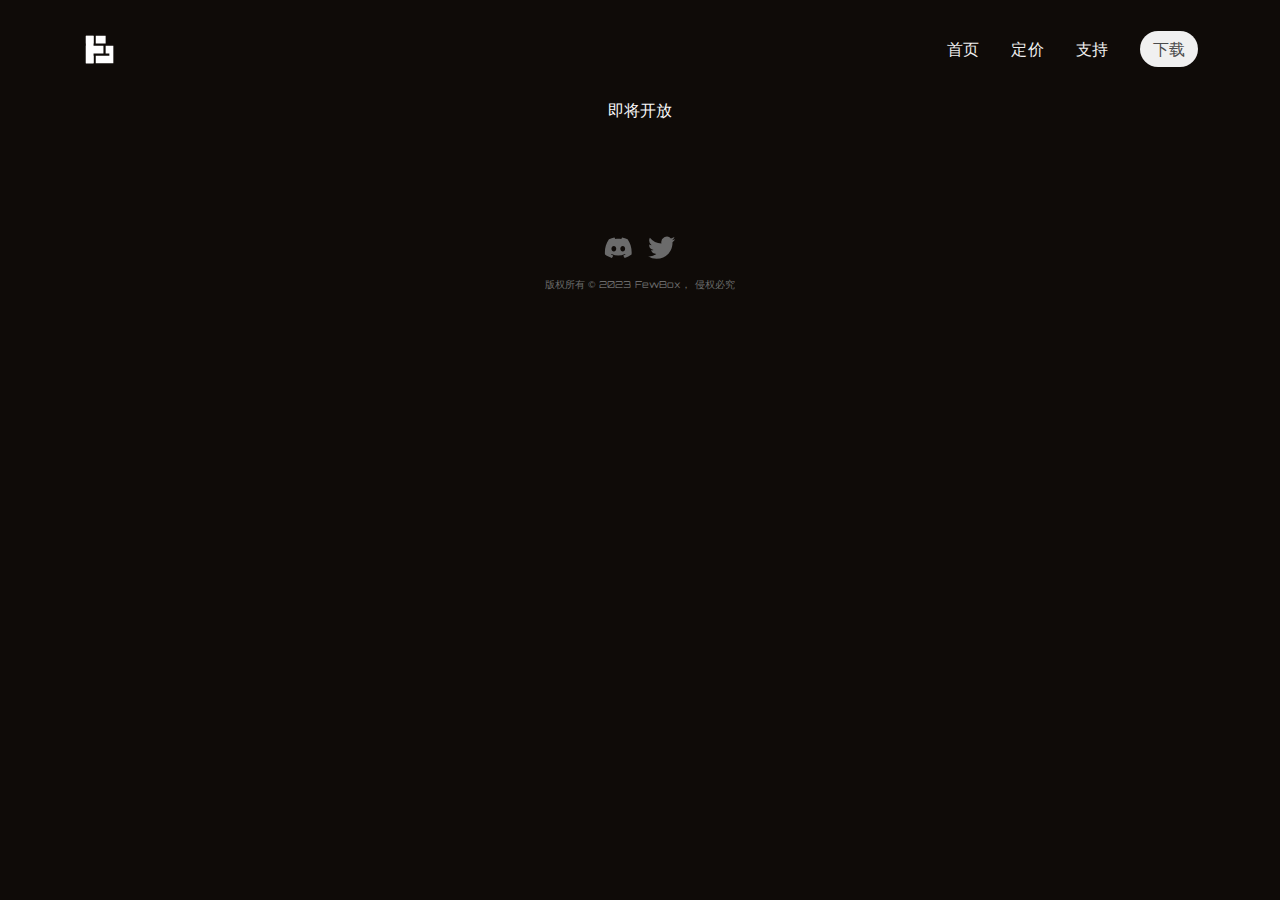
<file: about.html>
<!DOCTYPE html><html><head><meta charSet="utf-8"/><title>Label.AboutPageTitle</title><link rel="shortcut icon" href="/favicon.ico"/><link rel="preconnect" href="https://fonts.googleapis.com"/><link rel="preconnect" href="https://fonts.gstatic.com"/><meta name="description"/><meta name="keywords"/><meta name="author"/><meta name="viewport"/><meta name="next-head-count" content="9"/><link rel="stylesheet" href="https://cdnjs.cloudflare.com/ajax/libs/animate.css/4.1.1/animate.min.css"/><link rel="preload" href="/_next/static/css/8229c51be3daddab.css" as="style"/><link rel="stylesheet" href="/_next/static/css/8229c51be3daddab.css" data-n-g=""/><noscript data-n-css=""></noscript><script defer="" nomodule="" src="/_next/static/chunks/polyfills-c67a75d1b6f99dc8.js"></script><script src="/_next/static/chunks/webpack-94547de1949c56d7.js" defer=""></script><script src="/_next/static/chunks/framework-50116e63224baba2.js" defer=""></script><script src="/_next/static/chunks/main-47c0a74dd876f8ce.js" defer=""></script><script src="/_next/static/chunks/pages/_app-f267cf13fc3b1471.js" defer=""></script><script src="/_next/static/chunks/121-1d15f2ee6740b70b.js" defer=""></script><script src="/_next/static/chunks/pages/about-3c52621b5a1735cf.js" defer=""></script><script src="/_next/static/a6vV4zFWKUi_gcVCoynMC/_buildManifest.js" defer=""></script><script src="/_next/static/a6vV4zFWKUi_gcVCoynMC/_ssgManifest.js" defer=""></script></head><body><div id="__next"><div></div><div class="position-window-center"><div class="v-ybase flex flex-direction-column flex-wrap-nowrap flex-justify-content-flex-start flex-align-items-stretch flex-align-content-flex-start" style="display:none;font-family:&#x27;Orbitron&#x27;, sans-serif;cursor:inherit"><div class="position-self-custom" style="top:-undefined;right:-1em;bottom:-1.8em;left:-undefined;z-index:8888"><svg viewBox="0 0 256 256" fill="none" xmlns="http://www.w3.org/2000/svg" class="v-svg-circle font-size-extra-large red-background white-front white-border" style="border-width:2px;border-style:solid;border-color:white;padding:0.4em;font-family:&#x27;Orbitron&#x27;, sans-serif;cursor:inherit"><path d="M150.83 32.212C148.17 29.55 144.888 28 141.341 28h-26.607c-3.77 0-7.198 1.55-9.859 4.212-2.442 2.66-3.875 6.095-3.875 9.865v99.445c0 3.77 1.431 6.961 3.873 9.621 2.661 2.44 6.089 3.635 9.861 3.635h26.607c3.547 0 6.829-1.195 9.49-3.634 2.661-2.661 4.168-5.851 4.168-9.622v-99.78c0-3.547-1.507-6.872-4.169-9.531v.001zm-22.791 142.573c-7.318 0-13.635 2.66-18.957 7.982-5.1 5.1-7.65 11.31-7.65 18.625 0 7.319 2.55 13.635 7.65 18.958 5.099 5.1 11.419 7.65 18.957 7.65 7.319 0 13.526-2.219 18.626-7.319 5.322-5.322 7.982-11.754 7.982-19.292 0-7.094-2.329-13.304-7.65-18.625-5.101-5.318-11.419-7.979-18.958-7.979z" fill="currentColor"></path></svg></div><div class="position-area-default undefined v-ybase red-background flex flex-direction-column flex-wrap-nowrap flex-justify-content-flex-start flex-align-items-center flex-align-content-flex-start" style="border-radius:0.6em;padding:1.2em 2em 0.6em 2em;width:22em;font-family:&#x27;Orbitron&#x27;, sans-serif;cursor:inherit"><div class="position-area-right-top" style="z-index:9999"><svg viewBox="0 0 256 256" fill="none" xmlns="http://www.w3.org/2000/svg" class="v-svg-default font-size-super-small" style="font-family:&#x27;Orbitron&#x27;, sans-serif;cursor:pointer"><path d="M36.604 78.148c-11.472-11.472-11.472-30.072 0-41.544 11.472-11.472 30.072-11.472 41.544 0l141.248 141.248c11.472 11.472 11.472 30.072 0 41.544-11.472 11.472-30.072 11.472-41.544 0L36.604 78.148z" fill="currentColor"></path><path d="M177.852 36.604c11.472-11.472 30.072-11.472 41.544 0 11.472 11.472 11.472 30.072 0 41.544L78.148 219.396c-11.472 11.472-30.072 11.472-41.544 0-11.472-11.472-11.472-30.072 0-41.544L177.852 36.604z" fill="currentColor"></path></svg></div><div class="flex-item v-ybase flex flex-direction-column flex-wrap-nowrap flex-justify-content-flex-start flex-align-items-center flex-align-content-flex-start" style="font-family:&#x27;Orbitron&#x27;, sans-serif;cursor:inherit;gap:0.2em"><span class="flex-item v-label-center font-weight-black font-size-large" style="font-family:&#x27;Orbitron&#x27;, sans-serif"></span><a class="flex-item v-link" style="font-family:&#x27;Orbitron&#x27;, sans-serif" href="mailto:support@fewbox.com?subject= from FewBox&amp;body={Your Feedback Here}" target="_blank"><div class="v-xbase flex flex-wrap-nowrap flex-justify-content-center flex-align-items-center flex-align-content-flex-start" style="font-family:&#x27;Orbitron&#x27;, sans-serif;cursor:inherit;gap:0.6em"><span class="flex-item v-label" style="font-family:&#x27;Orbitron&#x27;, sans-serif"></span></div><span class="v-label font-size-small primary-front" style="font-family:&#x27;Orbitron&#x27;, sans-serif">support@fewbox.com</span></a></div></div></div></div><div class="v-ybase flex flex-direction-column flex-wrap-nowrap flex-justify-content-flex-start flex-align-items-center flex-align-content-flex-start" style="margin:0 0 6em 0;font-family:&#x27;Orbitron&#x27;, sans-serif;cursor:inherit"><div class="flex-item v-zone-extra-large" style="font-family:&#x27;Orbitron&#x27;, sans-serif"><header class="v-header" style="padding:2em 0;font-family:&#x27;Orbitron&#x27;, sans-serif"><div class="v-xbase flex flex-wrap-nowrap flex-justify-content-space-between flex-align-items-center flex-align-content-flex-start" style="font-family:&#x27;Orbitron&#x27;, sans-serif;cursor:inherit"><a class="flex-item" href="/"><svg xmlns="http://www.w3.org/2000/svg" viewBox="0 0 256 256" fill="none" class="v-svg-default white-front" style="font-family:&#x27;Orbitron&#x27;, sans-serif;cursor:inherit"><path fill-rule="evenodd" clip-rule="evenodd" d="M28 100h128v56H55v16h29v56H28V100zm72 72v56h128V100h-56v56h27v16h-99zM84 28H28v56h56V28zm16 0v56h72V28h-72z" fill="currentColor"></path><path fill="currentColor" d="M28 228V28h56v200z"></path></svg></a><div class="flex-item v-xbase flex flex-wrap-nowrap flex-justify-content-flex-start flex-align-items-center flex-align-content-flex-start" style="font-family:&#x27;Orbitron&#x27;, sans-serif;cursor:inherit;gap:2em"><a class="flex-item" style="flex-grow:1" href="/"><span class="v-label light-front" style="font-family:&#x27;Orbitron&#x27;, sans-serif">首页</span></a><a class="flex-item v-link" style="flex-grow:1;font-family:&#x27;Orbitron&#x27;, sans-serif" href="/pricing" target="_self"><div class="v-xbase flex flex-wrap-nowrap flex-justify-content-center flex-align-items-center flex-align-content-flex-start" style="font-family:&#x27;Orbitron&#x27;, sans-serif;cursor:inherit;gap:0.6em"><span class="flex-item v-label" style="font-family:&#x27;Orbitron&#x27;, sans-serif"></span></div><span class="v-label light-front" style="font-family:&#x27;Orbitron&#x27;, sans-serif">定价</span></a><a class="flex-item" style="flex-grow:1" href="/support"><span class="v-label light-front" style="font-family:&#x27;Orbitron&#x27;, sans-serif">支持</span></a><a class="flex-item" style="flex-grow:1" href="/download"><span class="v-label light-background dark-front" style="border-radius:2em;padding:0.5em 0.8em;font-family:&#x27;Orbitron&#x27;, sans-serif">下载</span></a></div></div></header><div class="v-ybase flex flex-direction-column flex-wrap-nowrap flex-justify-content-flex-start flex-align-items-center flex-align-content-flex-start" style="font-family:&#x27;Orbitron&#x27;, sans-serif;cursor:inherit"><span class="flex-item v-label" style="font-family:&#x27;Orbitron&#x27;, sans-serif">即将开放</span></div></div></div><div class="v-ybase flex flex-direction-column flex-wrap-nowrap flex-justify-content-flex-start flex-align-items-center flex-align-content-flex-start" style="padding:1em;font-family:&#x27;Orbitron&#x27;, sans-serif;cursor:inherit;gap:1em"><div class="flex-item v-xbase flex flex-wrap-nowrap flex-justify-content-flex-start flex-align-items-center flex-align-content-flex-start" style="font-family:&#x27;Orbitron&#x27;, sans-serif;cursor:inherit;gap:1em"><a class="flex-item v-link" style="flex-grow:1;font-family:&#x27;Orbitron&#x27;, sans-serif" href="https://discord.com/channels/966528814245097522/966528814698090568" target="_blank"><div class="v-xbase flex flex-wrap-nowrap flex-justify-content-center flex-align-items-center flex-align-content-flex-start" style="font-family:&#x27;Orbitron&#x27;, sans-serif;cursor:inherit;gap:0.6em"><span class="flex-item v-label" style="font-family:&#x27;Orbitron&#x27;, sans-serif"></span></div><svg viewBox="0 0 32 32" fill="none" xmlns="http://www.w3.org/2000/svg" class="v-svg-default font-size-small placeholder-front" style="font-family:&#x27;Orbitron&#x27;, sans-serif;cursor:inherit"><path d="M26.82 5.96c3.439 5.057 5.137 10.76 4.502 17.327a.099.099 0 0 1-.04.07 25.174 25.174 0 0 1-7.616 3.843.098.098 0 0 1-.107-.037 20.305 20.305 0 0 1-1.554-2.528.097.097 0 0 1 .051-.135 15.69 15.69 0 0 0 2.377-1.13.098.098 0 0 0 .009-.163c-.161-.12-.32-.245-.474-.37a.093.093 0 0 0-.099-.013c-4.925 2.275-10.32 2.275-15.305 0a.095.095 0 0 0-.098.014c-.152.125-.312.25-.472.37a.097.097 0 0 0 .01.161 16.61 16.61 0 0 0 2.376 1.132c.053.02.079.082.052.134-.448.887-.97 1.73-1.555 2.53a.1.1 0 0 1-.107.035c-2.477-.77-5-1.93-7.605-3.843a.103.103 0 0 1-.04-.071c-.53-5.68.552-11.431 4.5-17.327a.089.089 0 0 1 .04-.035 25.057 25.057 0 0 1 6.2-1.922.098.098 0 0 1 .099.047c.268.476.576 1.086.784 1.585 2.292-.35 4.62-.35 6.962 0 .207-.489.504-1.11.771-1.585a.094.094 0 0 1 .1-.047 25.116 25.116 0 0 1 6.199 1.922c.017.007.03.019.04.036zm-12.907 10.8c.024-1.68-1.2-3.07-2.737-3.07-1.524 0-2.736 1.378-2.736 3.07 0 1.69 1.236 3.067 2.736 3.067 1.525 0 2.737-1.377 2.737-3.068zm10.119 0c.024-1.68-1.2-3.07-2.737-3.07-1.524 0-2.737 1.378-2.737 3.07 0 1.69 1.237 3.067 2.737 3.067 1.537 0 2.737-1.377 2.737-3.068z" fill="currentColor"></path></svg></a><a class="flex-item v-link" style="flex-grow:1;font-family:&#x27;Orbitron&#x27;, sans-serif" href="https://twitter.com/fewbox" target="_blank"><div class="v-xbase flex flex-wrap-nowrap flex-justify-content-center flex-align-items-center flex-align-content-flex-start" style="font-family:&#x27;Orbitron&#x27;, sans-serif;cursor:inherit;gap:0.6em"><span class="flex-item v-label" style="font-family:&#x27;Orbitron&#x27;, sans-serif"></span></div><svg viewBox="0 0 32 32" fill="none" xmlns="http://www.w3.org/2000/svg" class="v-svg-default font-size-small placeholder-front" style="font-family:&#x27;Orbitron&#x27;, sans-serif;cursor:inherit"><path d="M9.75 28.203c11.698 0 18.095-9.695 18.095-18.103 0-.275-.005-.55-.018-.822A12.936 12.936 0 0 0 31 5.983c-1.14.507-2.366.848-3.652 1.002a6.385 6.385 0 0 0 2.796-3.52 12.754 12.754 0 0 1-4.038 1.545 6.362 6.362 0 0 0-10.838 5.802 18.058 18.058 0 0 1-13.11-6.647 6.347 6.347 0 0 0-.862 3.198 6.358 6.358 0 0 0 2.83 5.296 6.31 6.31 0 0 1-2.88-.796l-.001.081a6.363 6.363 0 0 0 5.103 6.237 6.364 6.364 0 0 1-2.873.11 6.367 6.367 0 0 0 5.941 4.418 12.757 12.757 0 0 1-7.899 2.724A13.04 13.04 0 0 1 0 25.345a17.998 17.998 0 0 0 9.75 2.858" fill="currentColor"></path></svg></a></div><span class="flex-item v-label font-size-extra-small placeholder-front" style="font-family:&#x27;Orbitron&#x27;, sans-serif">版权所有 © 2023 FewBox， 侵权必究</span></div></div><script id="__NEXT_DATA__" type="application/json">{"props":{"pageProps":{}},"page":"/about","query":{},"buildId":"a6vV4zFWKUi_gcVCoynMC","nextExport":true,"autoExport":true,"isFallback":false,"scriptLoader":[]}</script></body></html>
</file>
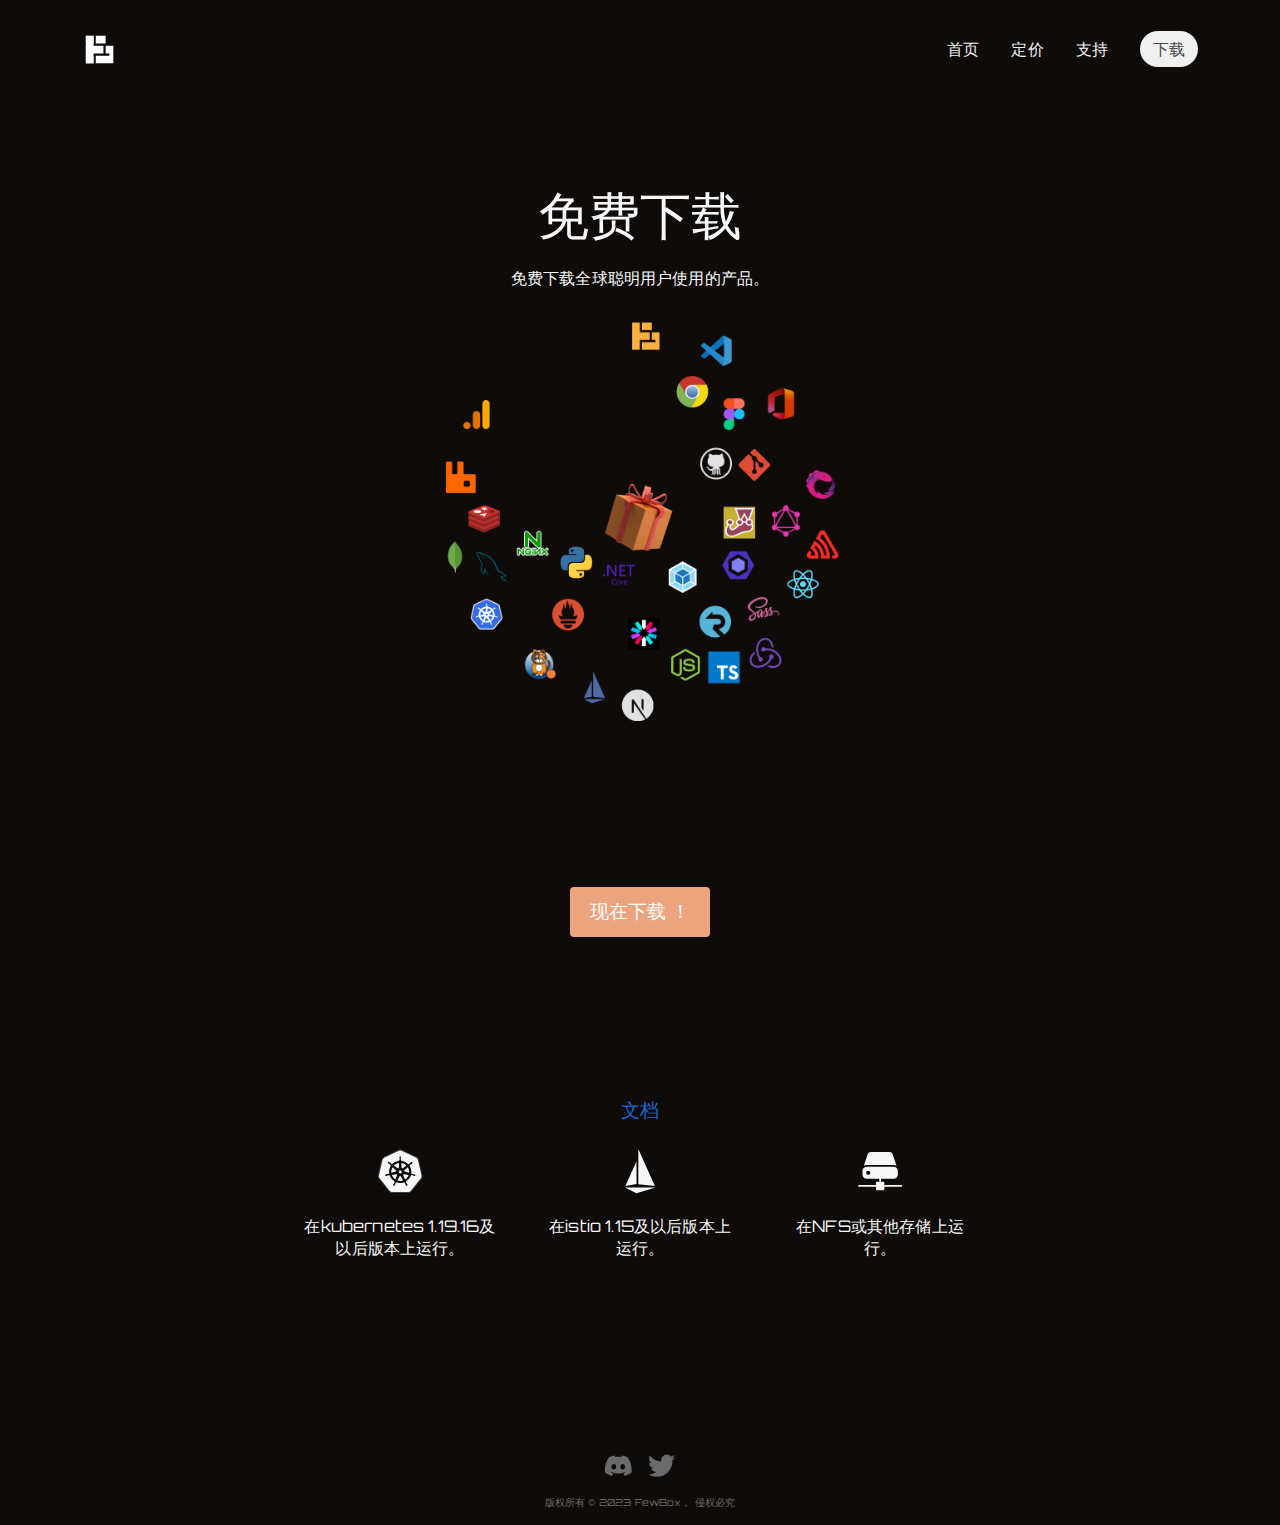
<file: download.html>
<!DOCTYPE html><html><head><meta charSet="utf-8"/><title>下载 | FewBox</title><link rel="shortcut icon" href="/favicon.ico"/><link rel="preconnect" href="https://fonts.googleapis.com"/><link rel="preconnect" href="https://fonts.gstatic.com"/><meta name="description"/><meta name="keywords"/><meta name="author"/><meta name="viewport"/><meta name="next-head-count" content="9"/><link rel="stylesheet" href="https://cdnjs.cloudflare.com/ajax/libs/animate.css/4.1.1/animate.min.css"/><link rel="preload" href="/_next/static/css/8229c51be3daddab.css" as="style"/><link rel="stylesheet" href="/_next/static/css/8229c51be3daddab.css" data-n-g=""/><noscript data-n-css=""></noscript><script defer="" nomodule="" src="/_next/static/chunks/polyfills-c67a75d1b6f99dc8.js"></script><script src="/_next/static/chunks/webpack-94547de1949c56d7.js" defer=""></script><script src="/_next/static/chunks/framework-50116e63224baba2.js" defer=""></script><script src="/_next/static/chunks/main-47c0a74dd876f8ce.js" defer=""></script><script src="/_next/static/chunks/pages/_app-f267cf13fc3b1471.js" defer=""></script><script src="/_next/static/chunks/121-1d15f2ee6740b70b.js" defer=""></script><script src="/_next/static/chunks/675-6b33c69f56211c6d.js" defer=""></script><script src="/_next/static/chunks/pages/download-86b43ac5e5bbf7bd.js" defer=""></script><script src="/_next/static/a6vV4zFWKUi_gcVCoynMC/_buildManifest.js" defer=""></script><script src="/_next/static/a6vV4zFWKUi_gcVCoynMC/_ssgManifest.js" defer=""></script></head><body><div id="__next"><div></div><div class="position-window-center"><div class="v-ybase flex flex-direction-column flex-wrap-nowrap flex-justify-content-flex-start flex-align-items-stretch flex-align-content-flex-start" style="display:none;font-family:&#x27;Orbitron&#x27;, sans-serif;cursor:inherit"><div class="position-self-custom" style="top:-undefined;right:-1em;bottom:-1.8em;left:-undefined;z-index:8888"><svg viewBox="0 0 256 256" fill="none" xmlns="http://www.w3.org/2000/svg" class="v-svg-circle font-size-extra-large red-background white-front white-border" style="border-width:2px;border-style:solid;border-color:white;padding:0.4em;font-family:&#x27;Orbitron&#x27;, sans-serif;cursor:inherit"><path d="M150.83 32.212C148.17 29.55 144.888 28 141.341 28h-26.607c-3.77 0-7.198 1.55-9.859 4.212-2.442 2.66-3.875 6.095-3.875 9.865v99.445c0 3.77 1.431 6.961 3.873 9.621 2.661 2.44 6.089 3.635 9.861 3.635h26.607c3.547 0 6.829-1.195 9.49-3.634 2.661-2.661 4.168-5.851 4.168-9.622v-99.78c0-3.547-1.507-6.872-4.169-9.531v.001zm-22.791 142.573c-7.318 0-13.635 2.66-18.957 7.982-5.1 5.1-7.65 11.31-7.65 18.625 0 7.319 2.55 13.635 7.65 18.958 5.099 5.1 11.419 7.65 18.957 7.65 7.319 0 13.526-2.219 18.626-7.319 5.322-5.322 7.982-11.754 7.982-19.292 0-7.094-2.329-13.304-7.65-18.625-5.101-5.318-11.419-7.979-18.958-7.979z" fill="currentColor"></path></svg></div><div class="position-area-default undefined v-ybase red-background flex flex-direction-column flex-wrap-nowrap flex-justify-content-flex-start flex-align-items-center flex-align-content-flex-start" style="border-radius:0.6em;padding:1.2em 2em 0.6em 2em;width:22em;font-family:&#x27;Orbitron&#x27;, sans-serif;cursor:inherit"><div class="position-area-right-top" style="z-index:9999"><svg viewBox="0 0 256 256" fill="none" xmlns="http://www.w3.org/2000/svg" class="v-svg-default font-size-super-small" style="font-family:&#x27;Orbitron&#x27;, sans-serif;cursor:pointer"><path d="M36.604 78.148c-11.472-11.472-11.472-30.072 0-41.544 11.472-11.472 30.072-11.472 41.544 0l141.248 141.248c11.472 11.472 11.472 30.072 0 41.544-11.472 11.472-30.072 11.472-41.544 0L36.604 78.148z" fill="currentColor"></path><path d="M177.852 36.604c11.472-11.472 30.072-11.472 41.544 0 11.472 11.472 11.472 30.072 0 41.544L78.148 219.396c-11.472 11.472-30.072 11.472-41.544 0-11.472-11.472-11.472-30.072 0-41.544L177.852 36.604z" fill="currentColor"></path></svg></div><div class="flex-item v-ybase flex flex-direction-column flex-wrap-nowrap flex-justify-content-flex-start flex-align-items-center flex-align-content-flex-start" style="font-family:&#x27;Orbitron&#x27;, sans-serif;cursor:inherit;gap:0.2em"><span class="flex-item v-label-center font-weight-black font-size-large" style="font-family:&#x27;Orbitron&#x27;, sans-serif"></span><a class="flex-item v-link" style="font-family:&#x27;Orbitron&#x27;, sans-serif" href="mailto:support@fewbox.com?subject= from FewBox&amp;body={Your Feedback Here}" target="_blank"><div class="v-xbase flex flex-wrap-nowrap flex-justify-content-center flex-align-items-center flex-align-content-flex-start" style="font-family:&#x27;Orbitron&#x27;, sans-serif;cursor:inherit;gap:0.6em"><span class="flex-item v-label" style="font-family:&#x27;Orbitron&#x27;, sans-serif"></span></div><span class="v-label font-size-small primary-front" style="font-family:&#x27;Orbitron&#x27;, sans-serif">support@fewbox.com</span></a></div></div></div></div><div class="v-ybase flex flex-direction-column flex-wrap-nowrap flex-justify-content-flex-start flex-align-items-center flex-align-content-flex-start" style="margin:0 0 6em 0;font-family:&#x27;Orbitron&#x27;, sans-serif;cursor:inherit"><div class="flex-item v-zone-extra-large" style="font-family:&#x27;Orbitron&#x27;, sans-serif"><header class="v-header" style="padding:2em 0;font-family:&#x27;Orbitron&#x27;, sans-serif"><div class="v-xbase flex flex-wrap-nowrap flex-justify-content-space-between flex-align-items-center flex-align-content-flex-start" style="font-family:&#x27;Orbitron&#x27;, sans-serif;cursor:inherit"><a class="flex-item" href="/"><svg xmlns="http://www.w3.org/2000/svg" viewBox="0 0 256 256" fill="none" class="v-svg-default white-front" style="font-family:&#x27;Orbitron&#x27;, sans-serif;cursor:inherit"><path fill-rule="evenodd" clip-rule="evenodd" d="M28 100h128v56H55v16h29v56H28V100zm72 72v56h128V100h-56v56h27v16h-99zM84 28H28v56h56V28zm16 0v56h72V28h-72z" fill="currentColor"></path><path fill="currentColor" d="M28 228V28h56v200z"></path></svg></a><div class="flex-item v-xbase flex flex-wrap-nowrap flex-justify-content-flex-start flex-align-items-center flex-align-content-flex-start" style="font-family:&#x27;Orbitron&#x27;, sans-serif;cursor:inherit;gap:2em"><a class="flex-item" style="flex-grow:1" href="/"><span class="v-label light-front" style="font-family:&#x27;Orbitron&#x27;, sans-serif">首页</span></a><a class="flex-item v-link" style="flex-grow:1;font-family:&#x27;Orbitron&#x27;, sans-serif" href="/pricing" target="_self"><div class="v-xbase flex flex-wrap-nowrap flex-justify-content-center flex-align-items-center flex-align-content-flex-start" style="font-family:&#x27;Orbitron&#x27;, sans-serif;cursor:inherit;gap:0.6em"><span class="flex-item v-label" style="font-family:&#x27;Orbitron&#x27;, sans-serif"></span></div><span class="v-label light-front" style="font-family:&#x27;Orbitron&#x27;, sans-serif">定价</span></a><a class="flex-item" style="flex-grow:1" href="/support"><span class="v-label light-front" style="font-family:&#x27;Orbitron&#x27;, sans-serif">支持</span></a><a class="flex-item" style="flex-grow:1" href="/download"><span class="v-label light-background dark-front" style="border-radius:2em;padding:0.5em 0.8em;font-family:&#x27;Orbitron&#x27;, sans-serif">下载</span></a></div></div></header><div class="v-ybase flex flex-direction-column flex-wrap-nowrap flex-justify-content-flex-start flex-align-items-stretch flex-align-content-flex-start" style="font-family:&#x27;Orbitron&#x27;, sans-serif;cursor:inherit"><section class="flex-item v-section" style="padding:5em 0;font-family:&#x27;Orbitron&#x27;, sans-serif"><div class="v-ybase flex flex-direction-column flex-wrap-nowrap flex-justify-content-flex-start flex-align-items-center flex-align-content-flex-start" style="padding:0 0 2em 0;font-family:&#x27;Orbitron&#x27;, sans-serif;cursor:inherit;gap:1em"><span class="flex-item v-label font-size-super-large" style="font-family:&#x27;Orbitron&#x27;, sans-serif">免费下载</span><span class="flex-item v-label font-size-normal" style="font-family:&#x27;Orbitron&#x27;, sans-serif">免费下载全球聪明用户使用的产品。</span></div><div class="v-ybase flex flex-direction-column flex-wrap-nowrap flex-justify-content-flex-start flex-align-items-center flex-align-content-flex-start" style="font-family:&#x27;Orbitron&#x27;, sans-serif;cursor:inherit"><div class="flex-item v-boundary" style="font-family:&#x27;Orbitron&#x27;, sans-serif"><img alt="fewbox" src="/images/fewbox.png" width="400" height="400" decoding="async" data-nimg="1" loading="lazy" style="color:transparent"/></div></div></section><section class="flex-item v-section" style="padding:5em 0;font-family:&#x27;Orbitron&#x27;, sans-serif"><div class="v-ybase flex flex-direction-column flex-wrap-nowrap flex-justify-content-flex-start flex-align-items-center flex-align-content-flex-start" style="font-family:&#x27;Orbitron&#x27;, sans-serif;cursor:inherit"><a class="flex-item v-link" style="font-family:&#x27;Orbitron&#x27;, sans-serif" href="downloads/fewbox-install.zip" target="_blank"><div class="v-xbase flex flex-wrap-nowrap flex-justify-content-center flex-align-items-center flex-align-content-flex-start" style="font-family:&#x27;Orbitron&#x27;, sans-serif;cursor:inherit;gap:0.6em"><span class="flex-item v-label" style="font-family:&#x27;Orbitron&#x27;, sans-serif"></span></div><div class="v-submit font-size-large primary-background white-front" style="font-family:&#x27;Orbitron&#x27;, sans-serif"><div class="v-xbase flex flex-wrap-nowrap flex-justify-content-center flex-align-items-center flex-align-content-flex-start" style="font-family:&#x27;Orbitron&#x27;, sans-serif;cursor:inherit"><span class="flex-item">现在下载 ！</span></div><input type="submit" class="v-submit font-size-large primary-background white-front" style="font-family:&#x27;Orbitron&#x27;, sans-serif"/></div></a></div></section><section class="flex-item v-section" style="padding:5em 0;font-family:&#x27;Orbitron&#x27;, sans-serif"><div class="v-ybase flex flex-direction-column flex-wrap-nowrap flex-justify-content-flex-start flex-align-items-stretch flex-align-content-flex-start" style="font-family:&#x27;Orbitron&#x27;, sans-serif;cursor:inherit;gap:1.2em"><div class="flex-item v-xbase flex flex-wrap-nowrap flex-justify-content-center flex-align-items-center flex-align-content-flex-start" style="font-family:&#x27;Orbitron&#x27;, sans-serif;cursor:inherit"><a class="flex-item" href="/document"><span class="v-label font-size-large blue-front" style="font-family:&#x27;Orbitron&#x27;, sans-serif">文档</span></a></div><div class="flex-item v-xbase flex flex-wrap-nowrap flex-justify-content-center flex-align-items-center flex-align-content-flex-start" style="font-family:&#x27;Orbitron&#x27;, sans-serif;cursor:inherit;gap:3em"><div class="v-ybase flex flex-direction-column flex-wrap-nowrap flex-justify-content-flex-start flex-align-items-center flex-align-content-flex-start" style="width:12em;font-family:&#x27;Orbitron&#x27;, sans-serif;cursor:inherit;gap:1em"><svg viewBox="0 0 256 256" fill="none" xmlns="http://www.w3.org/2000/svg" class="flex-item v-svg-default font-size-extra-large" style="font-family:&#x27;Orbitron&#x27;, sans-serif;cursor:inherit"><path fill-rule="evenodd" clip-rule="evenodd" d="M79.829 216.83a15.252 15.252 0 0 0 12.026 5.819h.002l72.935-.129c4.656 0 9.052-2.199 12.027-5.819l45.262-56.254c2.974-3.75 4.009-8.535 2.974-13.191l-16.165-70.22c-1.035-4.655-4.138-8.406-8.406-10.474l-65.435-31.166c-2.07-1.035-4.397-1.552-6.725-1.552-2.327 0-4.655.517-6.725 1.55L56.164 66.692c-4.268 2.069-7.372 5.819-8.406 10.475l-16.165 70.219c-1.163 4.657 0 9.441 2.975 13.191l45.26 56.254zm113.8-74.351h.129c2.328.646 3.751 2.716 3.751 4.268-.518 1.681-2.199 2.974-4.138 2.974-.389 0-.647 0-1.035-.13-.129-.129-.259-.129-.388-.129-.13 0-.259-.032-.388-.065-.13-.032-.259-.064-.388-.064a12.481 12.481 0 0 1-2.328-.906c-.194-.065-.388-.162-.583-.259a4.598 4.598 0 0 0-.58-.258h-.129c-2.458-.906-4.656-1.681-6.725-1.939h-.259c-.582 0-.946.218-1.31.436-.121.072-.242.145-.372.21-.064 0-.096.032-.128.064s-.065.065-.13.065l-1.552-.258c-1.293 4.008-3.103 8.017-5.431 11.639-4.397 6.982-10.216 12.673-17.07 16.682l.646 1.552c0 .064-.032.097-.064.129-.033.032-.065.065-.065.129a7.533 7.533 0 0 1-.092.393c-.122.486-.241.959-.037 1.676.61 1.832 1.798 3.664 3.127 5.715l.236.363v.13c.129.194.258.355.388.517.129.161.258.323.387.517.518.646 1.034 1.293 1.423 2.069.129.13.258.389.387.647 0 .065.033.097.065.129.033.032.065.065.065.129.517 1.035.517 2.199.259 3.233-.259 1.035-1.035 1.811-1.941 2.328a3.445 3.445 0 0 1-1.551.388c-1.552 0-3.104-.905-3.879-2.457 0 0-.13-.13-.13-.259-.065-.13-.13-.227-.195-.324-.064-.097-.129-.194-.194-.322-.258-.518-.402-1.035-.545-1.552-.072-.259-.144-.518-.23-.776l-.388-1.164v-.129l-.212-.576c-.817-2.225-1.551-4.222-2.504-5.89-.517-.776-1.034-1.035-1.681-1.164-.129-.129-.129-.129-.259-.129l-.775-1.423a57.303 57.303 0 0 1-6.724 1.94c-3.622.905-7.501 1.293-11.252 1.293a50.531 50.531 0 0 1-18.104-3.362l-.906 1.681c-.074.074-.106.106-.144.119-.028.01-.059.01-.114.01a6.275 6.275 0 0 1-.339.153c-.443.188-.934.398-1.342 1.011-1.029 1.601-1.654 3.405-2.411 5.589l-.305.877-.388 1.164a19.8 19.8 0 0 0-.229.745c-.144.489-.288.978-.547 1.583-.129.129-.258.388-.388.646 0 0-.129.129-.129.259-.776 1.422-2.328 2.457-3.88 2.457a3.45 3.45 0 0 1-1.551-.388c-1.94-.905-2.716-3.362-1.681-5.561 0 0 .129-.129.129-.258.129-.259.258-.518.387-.647.134-.2.259-.392.38-.577.347-.533.66-1.012 1.044-1.492.129-.193.257-.355.386-.516.13-.162.26-.324.389-.519v-.129c1.423-2.198 2.587-4.138 3.362-6.078.258-.905 0-1.552-.258-2.07 0-.064-.032-.096-.065-.128-.032-.032-.065-.065-.065-.13l.776-1.68c-1.94-1.165-3.75-2.329-5.56-3.751-7.889-6.207-13.837-14.743-16.941-24.311l-1.811.258c-.065 0-.097-.032-.13-.065-.032-.032-.064-.064-.129-.064a4.637 4.637 0 0 0-.08-.054c-.378-.256-.877-.593-1.6-.593h-.259c-2.07.258-4.268 1.034-6.725 1.94h-.13c-.194.065-.39.162-.584.26-.193.096-.386.193-.579.257-.776.388-1.422.647-2.328.905-.13 0-.259.032-.388.065-.13.032-.258.064-.387.064 0 .13-.13.13-.259.13-.388.129-.647.129-1.035.129-2.069 0-3.75-1.164-4.138-2.975-.388-2.069 1.034-4.267 3.362-4.784.13-.129.26-.129.388-.129.13 0 .26-.033.389-.065.13-.033.258-.065.387-.065l.339-.049c.763-.111 1.44-.209 2.118-.209.388-.13.906-.13 1.293-.13h.13c2.716-.258 5.043-.517 6.983-1.164a3.004 3.004 0 0 0 1.422-1.423c0-.064.032-.096.065-.128.032-.032.065-.065.065-.13l1.68-.517c-1.68-11.897.777-23.924 7.242-34.14.092-.272.246-.481.42-.715.073-.1.15-.204.227-.32l-1.292-1.164v-.258c0-.647 0-1.294-.647-1.94-1.488-1.364-3.332-2.49-5.532-3.833l-.287-.176c-.389-.259-.776-.517-1.165-.647a19.604 19.604 0 0 1-2.198-1.293c-.13-.065-.227-.162-.324-.258a1.278 1.278 0 0 0-.323-.259c-.065 0-.097-.032-.13-.065-.031-.032-.064-.065-.128-.065-1.81-1.552-2.199-4.138-.906-5.819.647-.905 1.81-1.423 2.975-1.423a4.52 4.52 0 0 1 2.845 1.036c0 .08.05.11.118.152a.726.726 0 0 1 .14.106c.152.151.303.258.428.347.09.063.165.117.219.17.647.646 1.164 1.164 1.682 1.81.265.177.47.415.655.63.086.1.168.194.25.276 1.81 1.94 3.491 3.621 5.172 4.785.388.258.776.387 1.164.387.13 0 .26-.032.388-.064.13-.033.26-.065.388-.065h.259l1.293.905c6.854-7.24 15.648-12.285 25.605-14.484 2.327-.517 4.655-.775 6.983-1.034l.13-1.68.259-.26.148-.144c.361-.347.773-.743.886-1.536.205-1.646.002-3.455-.22-5.428-.057-.507-.116-1.026-.168-1.556v-.129c-.06-.237-.092-.447-.122-.643a3.845 3.845 0 0 0-.137-.65 7.546 7.546 0 0 1-.387-2.458v-1.034c0-1.164.388-2.198 1.163-2.974.776-.776 1.81-1.293 2.845-1.293 2.198 0 4.009 1.94 4.009 4.267v1.164c-.13.905-.259 1.682-.388 2.457-.129.388-.258.905-.258 1.293v.13l-.054.53c-.239 2.375-.455 4.526-.335 6.453.114.794.526 1.19.888 1.537.05.049.1.096.147.144l.259.258.129 1.681a51.646 51.646 0 0 1 27.028 10.734c1.81 1.552 3.62 3.104 5.301 4.914l1.553-1.035h.258c.259.13.518.13.776.13.389 0 .776-.13 1.164-.388 1.681-1.164 3.362-2.715 5.173-4.656.266-.176.47-.414.656-.629.086-.1.167-.194.249-.276.514-.643 1.029-1.157 1.67-1.799l.011-.011c.13-.065.227-.162.324-.259s.194-.194.323-.259l.258-.258c.906-.647 1.812-1.034 2.845-1.034 1.164 0 2.328.516 2.975 1.421 1.293 1.682.905 4.269-.906 5.82 0 .08-.049.11-.117.153a.742.742 0 0 0-.141.107c-.151.15-.303.258-.428.346a1.876 1.876 0 0 0-.219.17 19.37 19.37 0 0 1-2.198 1.293c-.195.13-.389.227-.583.324a5.233 5.233 0 0 0-.581.323l-.3.183c-2.195 1.34-4.035 2.465-5.52 3.826-.516.646-.646 1.293-.646 1.94v.258l-1.293 1.164a53.283 53.283 0 0 1 7.242 16.941 51.175 51.175 0 0 1 .905 18.235l1.681.516c0 .065.032.097.064.13.033.032.065.064.065.129l.001.001c.259.517.517 1.033 1.422 1.421 2.069.647 4.268.906 6.983 1.164h.129c.518.13.906.13 1.294.13.677 0 1.355.098 2.118.209l.339.049c.13 0 .259.033.388.065.13.032.259.064.388.064 0 .13.129.13.258.13zm-65.436-3.621 5.69-2.716h.001l1.293-6.078-3.88-4.914h-6.336l-3.879 4.914 1.422 6.078 5.689 2.716zm40.349-3.104a40.777 40.777 0 0 0-.906-13.061c-1.035-4.526-2.716-8.664-4.914-12.285l-15.648 14.096c-.387.387-.646.905-.776 1.422-.387 1.811.647 3.622 2.457 4.138l19.787 5.69zm-28.968-21.078 16.941-12.027a39.25 39.25 0 0 0-23.278-11.252l1.164 21.08.001.005c.13.515.259 1.031.646 1.418 1.163 1.422 3.104 1.681 4.526.776zm-18.493-23.02c-.679.129-1.358.258-2.069.387v.001c-7.371 1.681-13.966 5.303-19.268 10.605l17.199 12.284c.388.259 1.035.388 1.552.388 1.94 0 3.363-1.552 3.492-3.362l1.163-20.69c-.711.128-1.39.258-2.069.387zm-12.156 32.458-15.389-13.707c-4.656 7.63-6.595 16.553-5.819 25.347l20.044-5.82c.647-.13 1.164-.518 1.552-1.035 1.164-1.422 1.035-3.62-.388-4.785zm1.682 17.846-20.563 3.492c3.105 8.535 8.924 15.648 16.166 20.303l7.888-19.009c.259-.647.259-1.294.129-2.069-.387-1.682-1.939-2.846-3.62-2.717zm17.586 30.261c3.104 0 6.079-.387 9.053-1.034.572-.172 1.145-.318 1.706-.462.707-.18 1.396-.356 2.044-.572l-9.957-17.976a5.499 5.499 0 0 0-1.552-1.422c-1.423-.776-3.104-.259-4.138.905l-10.216 18.493c4.138 1.293 8.535 2.068 13.06 2.068zm21.856-6.466c4.913-3.233 9.181-7.371 12.414-12.543 1.681-2.457 2.975-5.044 3.751-7.889l-20.691-3.492c-.647 0-1.294.129-1.811.388-1.552.776-2.198 2.458-1.81 4.009l8.147 19.527z" fill="currentColor"></path><path d="M54.957 64.557h-.002c-5.034 2.392-8.555 6.793-9.814 12.206l-16.165 70.219v.002c-1.258 5.409-.002 10.942 3.524 15.35v.001l45.261 56.253.002.002c3.394 4.273 8.55 6.665 13.963 6.665h72.548c5.413 0 10.57-2.392 13.963-6.665l.002-.002 45.262-56.255.003-.004c3.519-4.273 4.779-9.932 3.52-15.346v-.001l-16.165-70.22L54.957 64.558zm0 0 65.429-31.293c2.53-1.137 5.174-1.764 7.808-1.764 2.637 0 5.279.628 7.673 1.76l.001.001 65.175 31.296h.002m-146.088 0h146.088m0 0c5.034 2.392 8.555 6.792 9.814 12.205l-9.814-12.204zm-72.851-27.979h-1.214l.051.05c-1.52.126-3.068.488-4.447 1.019l-.018.007-.018.008-65.43 31.292-.004.001c-3.508 1.621-6.06 4.854-6.997 8.742l-.002.005-16.164 70.22-.003.01c-.806 3.894.134 7.923 2.553 11.014l.004.005L81.763 215.2a.05.05 0 0 1 .001.003c2.427 3.099 6.195 4.844 10.091 4.844h72.549c3.895 0 7.664-1.746 10.091-4.844l.001-.003 45.253-56.244.002-.002c2.555-3.094 3.498-7.133 2.556-11.035v-.002l-16.162-70.208-.001-.004c-.812-3.783-3.506-7.003-6.989-8.744l-.008-.005-65.436-31.166-.005-.002a13.15 13.15 0 0 0-5.512-1.21z" stroke="currentColor"></path></svg><span class="flex-item v-label-center" style="font-family:&#x27;Orbitron&#x27;, sans-serif">在kubernetes 1.19.16及以后版本上运行。</span></div><div class="v-ybase flex flex-direction-column flex-wrap-nowrap flex-justify-content-flex-start flex-align-items-center flex-align-content-flex-start" style="width:12em;font-family:&#x27;Orbitron&#x27;, sans-serif;cursor:inherit;gap:1em"><svg viewBox="0 0 256 256" fill="none" xmlns="http://www.w3.org/2000/svg" class="flex-item v-svg-default font-size-extra-large" style="font-family:&#x27;Orbitron&#x27;, sans-serif;cursor:inherit"><path d="M111.346 134.86v51.881a.195.195 0 0 1-.163.196L61.229 195.5a.206.206 0 0 1-.104-.012.21.21 0 0 1-.083-.064.201.201 0 0 1-.025-.201l49.953-111.56a.198.198 0 0 1 .223-.108.2.2 0 0 1 .111.069.198.198 0 0 1 .046.123l-.004 51.113zm8.42-29.902v81.995a.2.2 0 0 0 .176.197l74.826 8.356a.21.21 0 0 0 .102-.016.205.205 0 0 0 .117-.162.198.198 0 0 0-.016-.102L120.146 28.113a.202.202 0 0 0-.222-.109.198.198 0 0 0-.111.067.196.196 0 0 0-.047.122v76.765zm74.429 98.192-82.772 24.832a.207.207 0 0 1-.143 0L61.263 203.15a.195.195 0 0 1-.113-.224.195.195 0 0 1 .2-.152h132.788c.042.006.08.026.11.056.03.031.049.069.056.111a.202.202 0 0 1-.109.209z" fill="currentColor"></path></svg><span class="flex-item v-label-center" style="font-family:&#x27;Orbitron&#x27;, sans-serif">在istio 1.15及以后版本上运行。</span></div><div class="v-ybase flex flex-direction-column flex-wrap-nowrap flex-justify-content-flex-start flex-align-items-center flex-align-content-flex-start" style="width:12em;font-family:&#x27;Orbitron&#x27;, sans-serif;cursor:inherit;gap:1em"><svg viewBox="0 0 256 256" fill="none" xmlns="http://www.w3.org/2000/svg" class="flex-item v-svg-default font-size-extra-large" style="font-family:&#x27;Orbitron&#x27;, sans-serif;cursor:inherit"><path fill-rule="evenodd" clip-rule="evenodd" d="M73.898 144.64c-5.244 0-9.512-4.264-9.512-9.505 0-5.242 4.268-9.505 9.512-9.505 5.244 0 9.512 4.264 9.512 9.505 0 5.241-4.268 9.505-9.512 9.505zm150.181 46.743a3.92 3.92 0 1 1 0 7.838h-76.866v11.363a3.92 3.92 0 0 1-3.921 3.919h-30.584a3.92 3.92 0 0 1-3.921-3.919v-11.363H31.922a3.92 3.92 0 1 1 0-7.838h76.865v-11.362a3.921 3.921 0 0 1 3.921-3.919h11.37v-13.704H66.181c-10.163 0-18.432-8.262-18.432-18.418v-17.692c0-10.157 8.269-18.419 18.432-18.419h123.634c10.163 0 18.432 8.262 18.432 18.419v17.692c0 10.157-8.269 18.418-18.432 18.418h-57.897v13.704h11.37a3.92 3.92 0 0 1 3.921 3.919v11.362h76.87zm-34.535-91.469H66.454a26.3 26.3 0 0 0-12.764 3.29l17.537-52.03C73.278 45.09 79.09 41 85.69 41h84.659c6.6 0 12.412 4.089 14.464 10.174l17.546 52.058a26.303 26.303 0 0 0-12.815-3.319v.001z" fill="currentColor"></path></svg><span class="flex-item v-label-center" style="font-family:&#x27;Orbitron&#x27;, sans-serif">在NFS或其他存储上运行。</span></div></div></div></section></div></div></div><div class="v-ybase flex flex-direction-column flex-wrap-nowrap flex-justify-content-flex-start flex-align-items-center flex-align-content-flex-start" style="padding:1em;font-family:&#x27;Orbitron&#x27;, sans-serif;cursor:inherit;gap:1em"><div class="flex-item v-xbase flex flex-wrap-nowrap flex-justify-content-flex-start flex-align-items-center flex-align-content-flex-start" style="font-family:&#x27;Orbitron&#x27;, sans-serif;cursor:inherit;gap:1em"><a class="flex-item v-link" style="flex-grow:1;font-family:&#x27;Orbitron&#x27;, sans-serif" href="https://discord.com/channels/966528814245097522/966528814698090568" target="_blank"><div class="v-xbase flex flex-wrap-nowrap flex-justify-content-center flex-align-items-center flex-align-content-flex-start" style="font-family:&#x27;Orbitron&#x27;, sans-serif;cursor:inherit;gap:0.6em"><span class="flex-item v-label" style="font-family:&#x27;Orbitron&#x27;, sans-serif"></span></div><svg viewBox="0 0 32 32" fill="none" xmlns="http://www.w3.org/2000/svg" class="v-svg-default font-size-small placeholder-front" style="font-family:&#x27;Orbitron&#x27;, sans-serif;cursor:inherit"><path d="M26.82 5.96c3.439 5.057 5.137 10.76 4.502 17.327a.099.099 0 0 1-.04.07 25.174 25.174 0 0 1-7.616 3.843.098.098 0 0 1-.107-.037 20.305 20.305 0 0 1-1.554-2.528.097.097 0 0 1 .051-.135 15.69 15.69 0 0 0 2.377-1.13.098.098 0 0 0 .009-.163c-.161-.12-.32-.245-.474-.37a.093.093 0 0 0-.099-.013c-4.925 2.275-10.32 2.275-15.305 0a.095.095 0 0 0-.098.014c-.152.125-.312.25-.472.37a.097.097 0 0 0 .01.161 16.61 16.61 0 0 0 2.376 1.132c.053.02.079.082.052.134-.448.887-.97 1.73-1.555 2.53a.1.1 0 0 1-.107.035c-2.477-.77-5-1.93-7.605-3.843a.103.103 0 0 1-.04-.071c-.53-5.68.552-11.431 4.5-17.327a.089.089 0 0 1 .04-.035 25.057 25.057 0 0 1 6.2-1.922.098.098 0 0 1 .099.047c.268.476.576 1.086.784 1.585 2.292-.35 4.62-.35 6.962 0 .207-.489.504-1.11.771-1.585a.094.094 0 0 1 .1-.047 25.116 25.116 0 0 1 6.199 1.922c.017.007.03.019.04.036zm-12.907 10.8c.024-1.68-1.2-3.07-2.737-3.07-1.524 0-2.736 1.378-2.736 3.07 0 1.69 1.236 3.067 2.736 3.067 1.525 0 2.737-1.377 2.737-3.068zm10.119 0c.024-1.68-1.2-3.07-2.737-3.07-1.524 0-2.737 1.378-2.737 3.07 0 1.69 1.237 3.067 2.737 3.067 1.537 0 2.737-1.377 2.737-3.068z" fill="currentColor"></path></svg></a><a class="flex-item v-link" style="flex-grow:1;font-family:&#x27;Orbitron&#x27;, sans-serif" href="https://twitter.com/fewbox" target="_blank"><div class="v-xbase flex flex-wrap-nowrap flex-justify-content-center flex-align-items-center flex-align-content-flex-start" style="font-family:&#x27;Orbitron&#x27;, sans-serif;cursor:inherit;gap:0.6em"><span class="flex-item v-label" style="font-family:&#x27;Orbitron&#x27;, sans-serif"></span></div><svg viewBox="0 0 32 32" fill="none" xmlns="http://www.w3.org/2000/svg" class="v-svg-default font-size-small placeholder-front" style="font-family:&#x27;Orbitron&#x27;, sans-serif;cursor:inherit"><path d="M9.75 28.203c11.698 0 18.095-9.695 18.095-18.103 0-.275-.005-.55-.018-.822A12.936 12.936 0 0 0 31 5.983c-1.14.507-2.366.848-3.652 1.002a6.385 6.385 0 0 0 2.796-3.52 12.754 12.754 0 0 1-4.038 1.545 6.362 6.362 0 0 0-10.838 5.802 18.058 18.058 0 0 1-13.11-6.647 6.347 6.347 0 0 0-.862 3.198 6.358 6.358 0 0 0 2.83 5.296 6.31 6.31 0 0 1-2.88-.796l-.001.081a6.363 6.363 0 0 0 5.103 6.237 6.364 6.364 0 0 1-2.873.11 6.367 6.367 0 0 0 5.941 4.418 12.757 12.757 0 0 1-7.899 2.724A13.04 13.04 0 0 1 0 25.345a17.998 17.998 0 0 0 9.75 2.858" fill="currentColor"></path></svg></a></div><span class="flex-item v-label font-size-extra-small placeholder-front" style="font-family:&#x27;Orbitron&#x27;, sans-serif">版权所有 © 2023 FewBox， 侵权必究</span></div></div><script id="__NEXT_DATA__" type="application/json">{"props":{"pageProps":{}},"page":"/download","query":{},"buildId":"a6vV4zFWKUi_gcVCoynMC","nextExport":true,"autoExport":true,"isFallback":false,"scriptLoader":[]}</script></body></html>
</file>
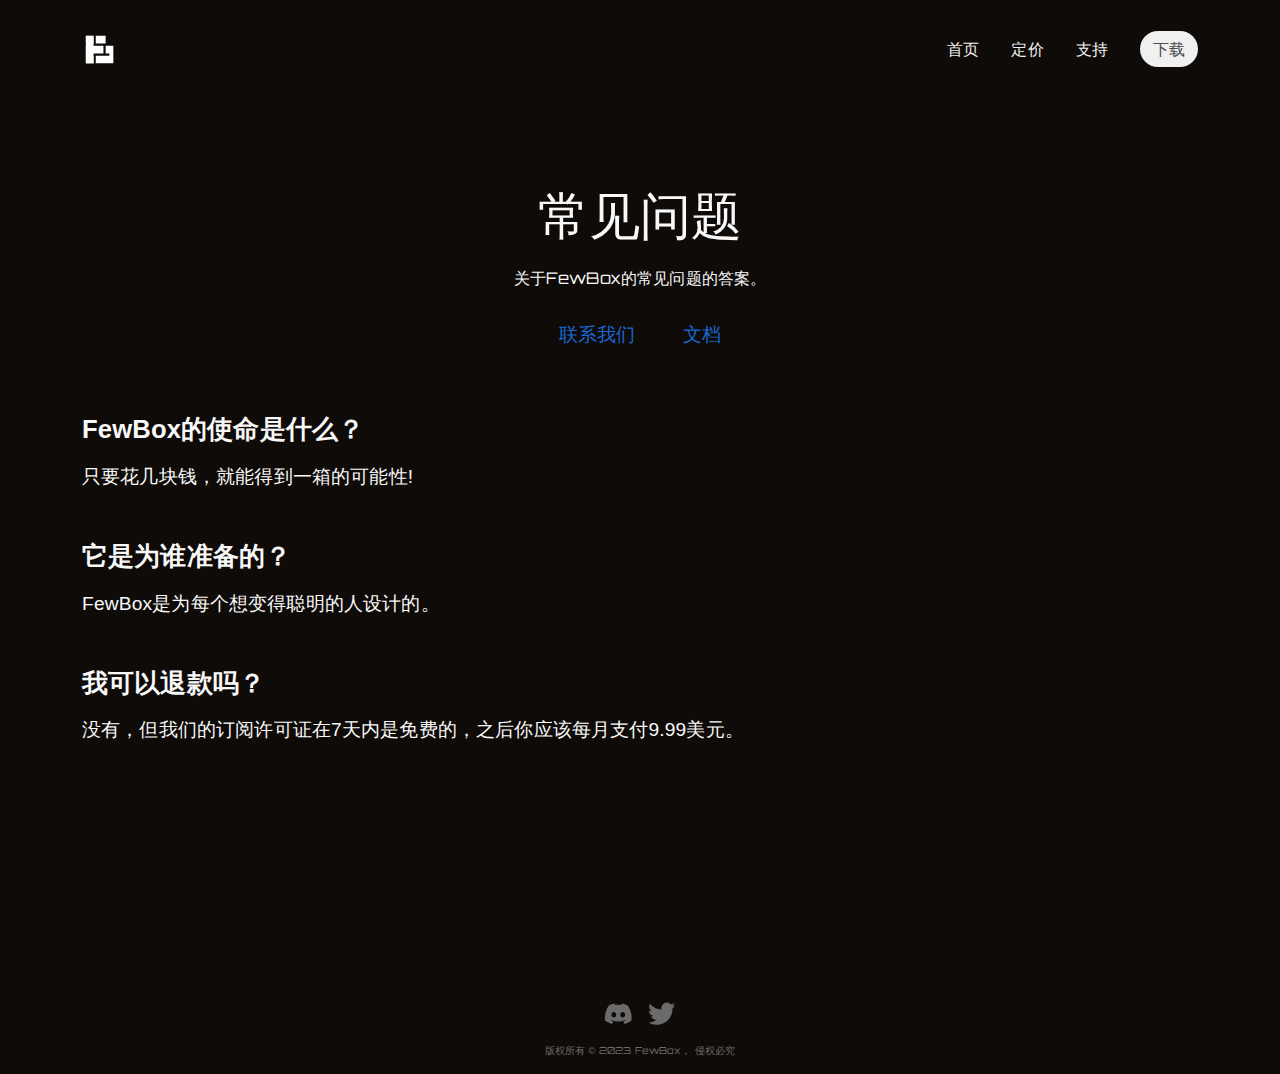
<file: faq.html>
<!DOCTYPE html><html><head><meta charSet="utf-8"/><title>常见问题 | FewBox</title><link rel="shortcut icon" href="/favicon.ico"/><link rel="preconnect" href="https://fonts.googleapis.com"/><link rel="preconnect" href="https://fonts.gstatic.com"/><meta name="description"/><meta name="keywords"/><meta name="author"/><meta name="viewport"/><meta name="next-head-count" content="9"/><link rel="stylesheet" href="https://cdnjs.cloudflare.com/ajax/libs/animate.css/4.1.1/animate.min.css"/><link rel="preload" href="/_next/static/css/8229c51be3daddab.css" as="style"/><link rel="stylesheet" href="/_next/static/css/8229c51be3daddab.css" data-n-g=""/><noscript data-n-css=""></noscript><script defer="" nomodule="" src="/_next/static/chunks/polyfills-c67a75d1b6f99dc8.js"></script><script src="/_next/static/chunks/webpack-94547de1949c56d7.js" defer=""></script><script src="/_next/static/chunks/framework-50116e63224baba2.js" defer=""></script><script src="/_next/static/chunks/main-47c0a74dd876f8ce.js" defer=""></script><script src="/_next/static/chunks/pages/_app-f267cf13fc3b1471.js" defer=""></script><script src="/_next/static/chunks/121-1d15f2ee6740b70b.js" defer=""></script><script src="/_next/static/chunks/pages/faq-6774a4b067c39592.js" defer=""></script><script src="/_next/static/a6vV4zFWKUi_gcVCoynMC/_buildManifest.js" defer=""></script><script src="/_next/static/a6vV4zFWKUi_gcVCoynMC/_ssgManifest.js" defer=""></script></head><body><div id="__next"><div></div><div class="position-window-center"><div class="v-ybase flex flex-direction-column flex-wrap-nowrap flex-justify-content-flex-start flex-align-items-stretch flex-align-content-flex-start" style="display:none;font-family:&#x27;Orbitron&#x27;, sans-serif;cursor:inherit"><div class="position-self-custom" style="top:-undefined;right:-1em;bottom:-1.8em;left:-undefined;z-index:8888"><svg viewBox="0 0 256 256" fill="none" xmlns="http://www.w3.org/2000/svg" class="v-svg-circle font-size-extra-large red-background white-front white-border" style="border-width:2px;border-style:solid;border-color:white;padding:0.4em;font-family:&#x27;Orbitron&#x27;, sans-serif;cursor:inherit"><path d="M150.83 32.212C148.17 29.55 144.888 28 141.341 28h-26.607c-3.77 0-7.198 1.55-9.859 4.212-2.442 2.66-3.875 6.095-3.875 9.865v99.445c0 3.77 1.431 6.961 3.873 9.621 2.661 2.44 6.089 3.635 9.861 3.635h26.607c3.547 0 6.829-1.195 9.49-3.634 2.661-2.661 4.168-5.851 4.168-9.622v-99.78c0-3.547-1.507-6.872-4.169-9.531v.001zm-22.791 142.573c-7.318 0-13.635 2.66-18.957 7.982-5.1 5.1-7.65 11.31-7.65 18.625 0 7.319 2.55 13.635 7.65 18.958 5.099 5.1 11.419 7.65 18.957 7.65 7.319 0 13.526-2.219 18.626-7.319 5.322-5.322 7.982-11.754 7.982-19.292 0-7.094-2.329-13.304-7.65-18.625-5.101-5.318-11.419-7.979-18.958-7.979z" fill="currentColor"></path></svg></div><div class="position-area-default undefined v-ybase red-background flex flex-direction-column flex-wrap-nowrap flex-justify-content-flex-start flex-align-items-center flex-align-content-flex-start" style="border-radius:0.6em;padding:1.2em 2em 0.6em 2em;width:22em;font-family:&#x27;Orbitron&#x27;, sans-serif;cursor:inherit"><div class="position-area-right-top" style="z-index:9999"><svg viewBox="0 0 256 256" fill="none" xmlns="http://www.w3.org/2000/svg" class="v-svg-default font-size-super-small" style="font-family:&#x27;Orbitron&#x27;, sans-serif;cursor:pointer"><path d="M36.604 78.148c-11.472-11.472-11.472-30.072 0-41.544 11.472-11.472 30.072-11.472 41.544 0l141.248 141.248c11.472 11.472 11.472 30.072 0 41.544-11.472 11.472-30.072 11.472-41.544 0L36.604 78.148z" fill="currentColor"></path><path d="M177.852 36.604c11.472-11.472 30.072-11.472 41.544 0 11.472 11.472 11.472 30.072 0 41.544L78.148 219.396c-11.472 11.472-30.072 11.472-41.544 0-11.472-11.472-11.472-30.072 0-41.544L177.852 36.604z" fill="currentColor"></path></svg></div><div class="flex-item v-ybase flex flex-direction-column flex-wrap-nowrap flex-justify-content-flex-start flex-align-items-center flex-align-content-flex-start" style="font-family:&#x27;Orbitron&#x27;, sans-serif;cursor:inherit;gap:0.2em"><span class="flex-item v-label-center font-weight-black font-size-large" style="font-family:&#x27;Orbitron&#x27;, sans-serif"></span><a class="flex-item v-link" style="font-family:&#x27;Orbitron&#x27;, sans-serif" href="mailto:support@fewbox.com?subject= from FewBox&amp;body={Your Feedback Here}" target="_blank"><div class="v-xbase flex flex-wrap-nowrap flex-justify-content-center flex-align-items-center flex-align-content-flex-start" style="font-family:&#x27;Orbitron&#x27;, sans-serif;cursor:inherit;gap:0.6em"><span class="flex-item v-label" style="font-family:&#x27;Orbitron&#x27;, sans-serif"></span></div><span class="v-label font-size-small primary-front" style="font-family:&#x27;Orbitron&#x27;, sans-serif">support@fewbox.com</span></a></div></div></div></div><div class="v-ybase flex flex-direction-column flex-wrap-nowrap flex-justify-content-flex-start flex-align-items-center flex-align-content-flex-start" style="margin:0 0 6em 0;font-family:&#x27;Orbitron&#x27;, sans-serif;cursor:inherit"><div class="flex-item v-zone-extra-large" style="font-family:&#x27;Orbitron&#x27;, sans-serif"><header class="v-header" style="padding:2em 0;font-family:&#x27;Orbitron&#x27;, sans-serif"><div class="v-xbase flex flex-wrap-nowrap flex-justify-content-space-between flex-align-items-center flex-align-content-flex-start" style="font-family:&#x27;Orbitron&#x27;, sans-serif;cursor:inherit"><a class="flex-item" href="/"><svg xmlns="http://www.w3.org/2000/svg" viewBox="0 0 256 256" fill="none" class="v-svg-default white-front" style="font-family:&#x27;Orbitron&#x27;, sans-serif;cursor:inherit"><path fill-rule="evenodd" clip-rule="evenodd" d="M28 100h128v56H55v16h29v56H28V100zm72 72v56h128V100h-56v56h27v16h-99zM84 28H28v56h56V28zm16 0v56h72V28h-72z" fill="currentColor"></path><path fill="currentColor" d="M28 228V28h56v200z"></path></svg></a><div class="flex-item v-xbase flex flex-wrap-nowrap flex-justify-content-flex-start flex-align-items-center flex-align-content-flex-start" style="font-family:&#x27;Orbitron&#x27;, sans-serif;cursor:inherit;gap:2em"><a class="flex-item" style="flex-grow:1" href="/"><span class="v-label light-front" style="font-family:&#x27;Orbitron&#x27;, sans-serif">首页</span></a><a class="flex-item v-link" style="flex-grow:1;font-family:&#x27;Orbitron&#x27;, sans-serif" href="/pricing" target="_self"><div class="v-xbase flex flex-wrap-nowrap flex-justify-content-center flex-align-items-center flex-align-content-flex-start" style="font-family:&#x27;Orbitron&#x27;, sans-serif;cursor:inherit;gap:0.6em"><span class="flex-item v-label" style="font-family:&#x27;Orbitron&#x27;, sans-serif"></span></div><span class="v-label light-front" style="font-family:&#x27;Orbitron&#x27;, sans-serif">定价</span></a><a class="flex-item" style="flex-grow:1" href="/support"><span class="v-label light-front" style="font-family:&#x27;Orbitron&#x27;, sans-serif">支持</span></a><a class="flex-item" style="flex-grow:1" href="/download"><span class="v-label light-background dark-front" style="border-radius:2em;padding:0.5em 0.8em;font-family:&#x27;Orbitron&#x27;, sans-serif">下载</span></a></div></div></header><section class="v-section" style="padding:5em 0;font-family:&#x27;Orbitron&#x27;, sans-serif"><div class="v-ybase flex flex-direction-column flex-wrap-nowrap flex-justify-content-flex-start flex-align-items-center flex-align-content-flex-start" style="padding:0 0 2em 0;font-family:&#x27;Orbitron&#x27;, sans-serif;cursor:inherit;gap:1em"><span class="flex-item v-label font-size-super-large" style="font-family:&#x27;Orbitron&#x27;, sans-serif">常见问题</span><span class="flex-item v-label font-size-normal" style="font-family:&#x27;Orbitron&#x27;, sans-serif">关于FewBox的常见问题的答案。</span></div><div class="v-xbase flex flex-wrap-nowrap flex-justify-content-center flex-align-items-center flex-align-content-flex-start" style="font-family:&#x27;Orbitron&#x27;, sans-serif;cursor:inherit;gap:3em"><div class="flex-item v-boundary" style="font-family:&#x27;Orbitron&#x27;, sans-serif"><a href="/service"><span class="v-label font-size-large blue-front" style="font-family:&#x27;Orbitron&#x27;, sans-serif">联系我们</span></a></div><div class="flex-item v-boundary" style="font-family:&#x27;Orbitron&#x27;, sans-serif"><a href="/document"><span class="v-label font-size-large blue-front" style="font-family:&#x27;Orbitron&#x27;, sans-serif">文档</span></a></div></div><div class="v-ybase flex flex-direction-column flex-wrap-nowrap flex-justify-content-flex-start flex-align-items-stretch flex-align-content-flex-start" style="padding:4em 0;font-family:&#x27;Orbitron&#x27;, sans-serif;cursor:inherit;gap:3em"><div class="v-ybase flex flex-direction-column flex-wrap-nowrap flex-justify-content-flex-start flex-align-items-stretch flex-align-content-flex-start" style="font-family:&#x27;Orbitron&#x27;, sans-serif;cursor:inherit;gap:1em"><span class="flex-item v-label font-weight-black font-size-extra-large" style="font-family:&#x27;Roboto&#x27;, sans-serif">FewBox的使命是什么？</span><span class="flex-item v-label font-size-large" style="font-family:&#x27;Roboto&#x27;, sans-serif">只要花几块钱，就能得到一箱的可能性!</span></div><div class="v-ybase flex flex-direction-column flex-wrap-nowrap flex-justify-content-flex-start flex-align-items-stretch flex-align-content-flex-start" style="font-family:&#x27;Orbitron&#x27;, sans-serif;cursor:inherit;gap:1em"><span class="flex-item v-label font-weight-black font-size-extra-large" style="font-family:&#x27;Roboto&#x27;, sans-serif">它是为谁准备的？</span><span class="flex-item v-label font-size-large" style="font-family:&#x27;Roboto&#x27;, sans-serif">FewBox是为每个想变得聪明的人设计的。</span></div><div class="v-ybase flex flex-direction-column flex-wrap-nowrap flex-justify-content-flex-start flex-align-items-stretch flex-align-content-flex-start" style="font-family:&#x27;Orbitron&#x27;, sans-serif;cursor:inherit;gap:1em"><span class="flex-item v-label font-weight-black font-size-extra-large" style="font-family:&#x27;Roboto&#x27;, sans-serif">我可以退款吗？</span><span class="flex-item v-label font-size-large" style="font-family:&#x27;Roboto&#x27;, sans-serif">没有，但我们的订阅许可证在7天内是免费的，之后你应该每月支付9.99美元。</span></div></div></section></div></div><div class="v-ybase flex flex-direction-column flex-wrap-nowrap flex-justify-content-flex-start flex-align-items-center flex-align-content-flex-start" style="padding:1em;font-family:&#x27;Orbitron&#x27;, sans-serif;cursor:inherit;gap:1em"><div class="flex-item v-xbase flex flex-wrap-nowrap flex-justify-content-flex-start flex-align-items-center flex-align-content-flex-start" style="font-family:&#x27;Orbitron&#x27;, sans-serif;cursor:inherit;gap:1em"><a class="flex-item v-link" style="flex-grow:1;font-family:&#x27;Orbitron&#x27;, sans-serif" href="https://discord.com/channels/966528814245097522/966528814698090568" target="_blank"><div class="v-xbase flex flex-wrap-nowrap flex-justify-content-center flex-align-items-center flex-align-content-flex-start" style="font-family:&#x27;Orbitron&#x27;, sans-serif;cursor:inherit;gap:0.6em"><span class="flex-item v-label" style="font-family:&#x27;Orbitron&#x27;, sans-serif"></span></div><svg viewBox="0 0 32 32" fill="none" xmlns="http://www.w3.org/2000/svg" class="v-svg-default font-size-small placeholder-front" style="font-family:&#x27;Orbitron&#x27;, sans-serif;cursor:inherit"><path d="M26.82 5.96c3.439 5.057 5.137 10.76 4.502 17.327a.099.099 0 0 1-.04.07 25.174 25.174 0 0 1-7.616 3.843.098.098 0 0 1-.107-.037 20.305 20.305 0 0 1-1.554-2.528.097.097 0 0 1 .051-.135 15.69 15.69 0 0 0 2.377-1.13.098.098 0 0 0 .009-.163c-.161-.12-.32-.245-.474-.37a.093.093 0 0 0-.099-.013c-4.925 2.275-10.32 2.275-15.305 0a.095.095 0 0 0-.098.014c-.152.125-.312.25-.472.37a.097.097 0 0 0 .01.161 16.61 16.61 0 0 0 2.376 1.132c.053.02.079.082.052.134-.448.887-.97 1.73-1.555 2.53a.1.1 0 0 1-.107.035c-2.477-.77-5-1.93-7.605-3.843a.103.103 0 0 1-.04-.071c-.53-5.68.552-11.431 4.5-17.327a.089.089 0 0 1 .04-.035 25.057 25.057 0 0 1 6.2-1.922.098.098 0 0 1 .099.047c.268.476.576 1.086.784 1.585 2.292-.35 4.62-.35 6.962 0 .207-.489.504-1.11.771-1.585a.094.094 0 0 1 .1-.047 25.116 25.116 0 0 1 6.199 1.922c.017.007.03.019.04.036zm-12.907 10.8c.024-1.68-1.2-3.07-2.737-3.07-1.524 0-2.736 1.378-2.736 3.07 0 1.69 1.236 3.067 2.736 3.067 1.525 0 2.737-1.377 2.737-3.068zm10.119 0c.024-1.68-1.2-3.07-2.737-3.07-1.524 0-2.737 1.378-2.737 3.07 0 1.69 1.237 3.067 2.737 3.067 1.537 0 2.737-1.377 2.737-3.068z" fill="currentColor"></path></svg></a><a class="flex-item v-link" style="flex-grow:1;font-family:&#x27;Orbitron&#x27;, sans-serif" href="https://twitter.com/fewbox" target="_blank"><div class="v-xbase flex flex-wrap-nowrap flex-justify-content-center flex-align-items-center flex-align-content-flex-start" style="font-family:&#x27;Orbitron&#x27;, sans-serif;cursor:inherit;gap:0.6em"><span class="flex-item v-label" style="font-family:&#x27;Orbitron&#x27;, sans-serif"></span></div><svg viewBox="0 0 32 32" fill="none" xmlns="http://www.w3.org/2000/svg" class="v-svg-default font-size-small placeholder-front" style="font-family:&#x27;Orbitron&#x27;, sans-serif;cursor:inherit"><path d="M9.75 28.203c11.698 0 18.095-9.695 18.095-18.103 0-.275-.005-.55-.018-.822A12.936 12.936 0 0 0 31 5.983c-1.14.507-2.366.848-3.652 1.002a6.385 6.385 0 0 0 2.796-3.52 12.754 12.754 0 0 1-4.038 1.545 6.362 6.362 0 0 0-10.838 5.802 18.058 18.058 0 0 1-13.11-6.647 6.347 6.347 0 0 0-.862 3.198 6.358 6.358 0 0 0 2.83 5.296 6.31 6.31 0 0 1-2.88-.796l-.001.081a6.363 6.363 0 0 0 5.103 6.237 6.364 6.364 0 0 1-2.873.11 6.367 6.367 0 0 0 5.941 4.418 12.757 12.757 0 0 1-7.899 2.724A13.04 13.04 0 0 1 0 25.345a17.998 17.998 0 0 0 9.75 2.858" fill="currentColor"></path></svg></a></div><span class="flex-item v-label font-size-extra-small placeholder-front" style="font-family:&#x27;Orbitron&#x27;, sans-serif">版权所有 © 2023 FewBox， 侵权必究</span></div></div><script id="__NEXT_DATA__" type="application/json">{"props":{"pageProps":{}},"page":"/faq","query":{},"buildId":"a6vV4zFWKUi_gcVCoynMC","nextExport":true,"autoExport":true,"isFallback":false,"scriptLoader":[]}</script></body></html>
</file>
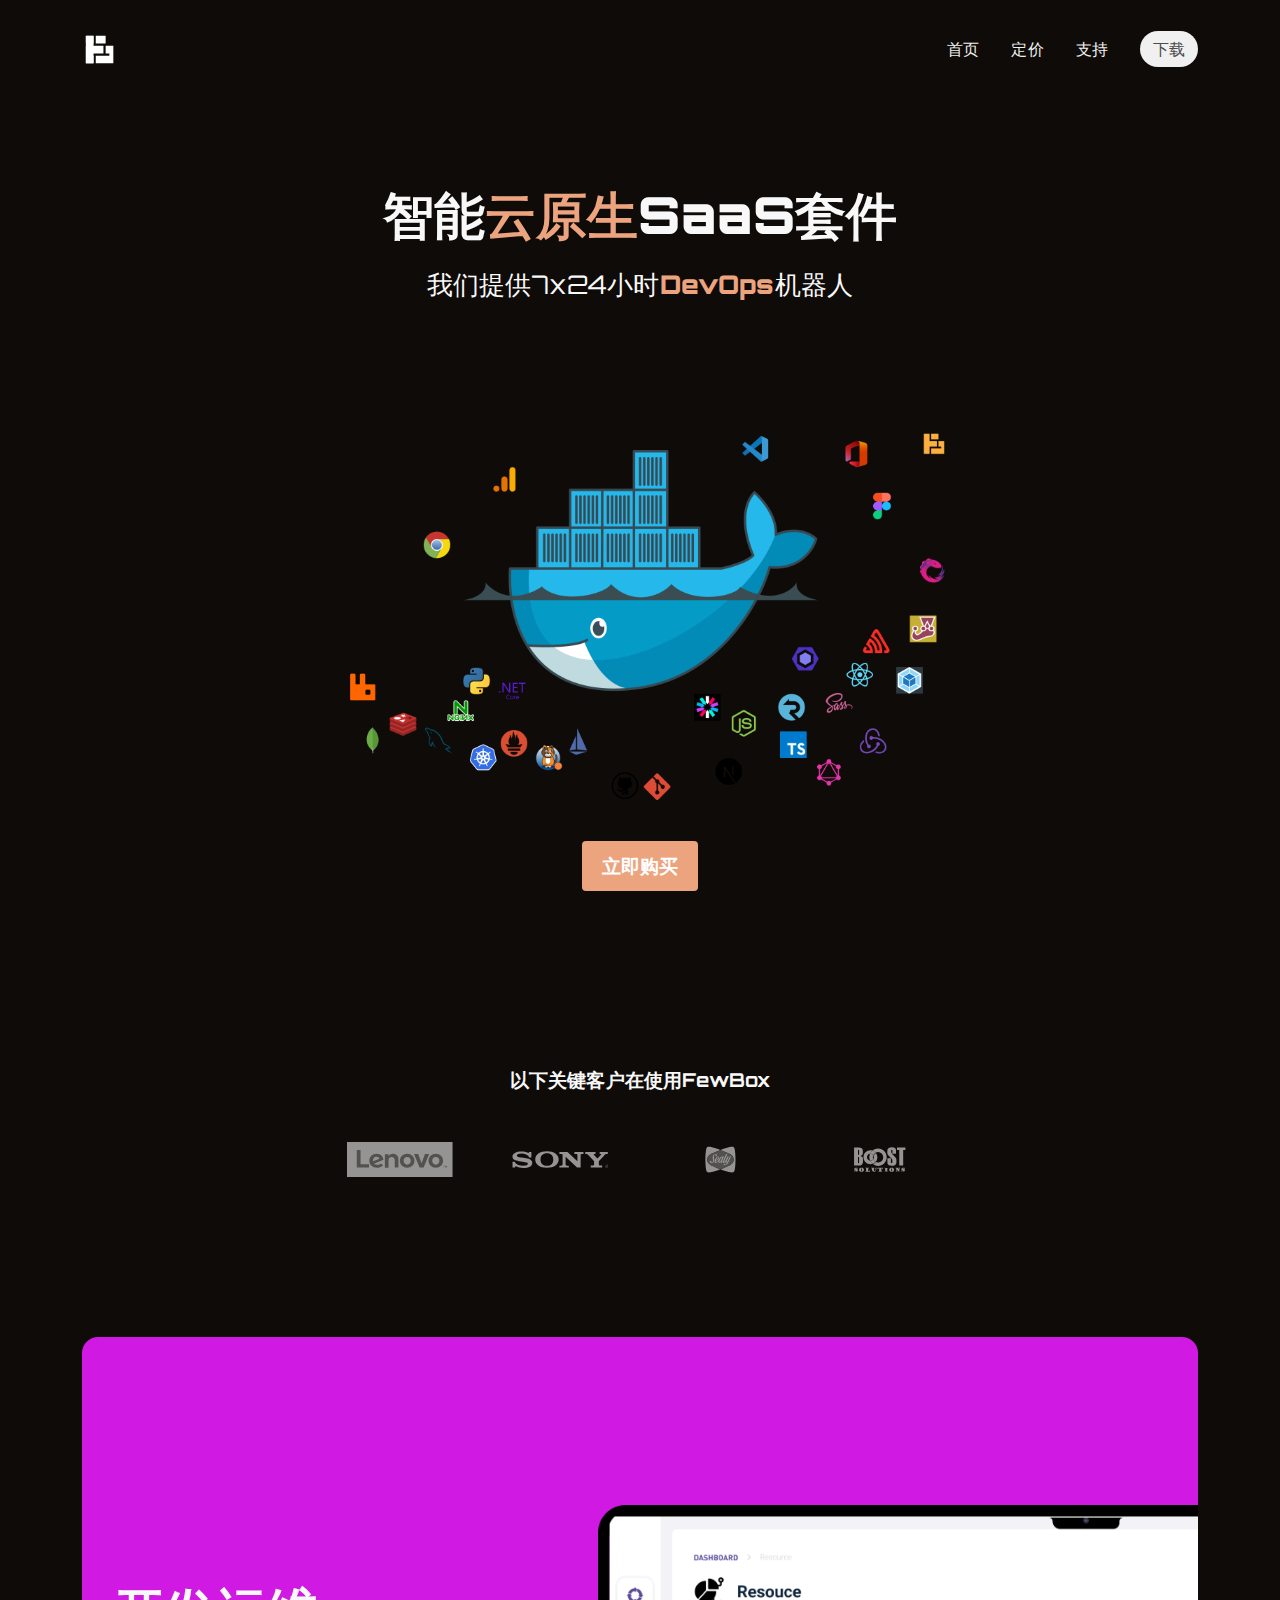
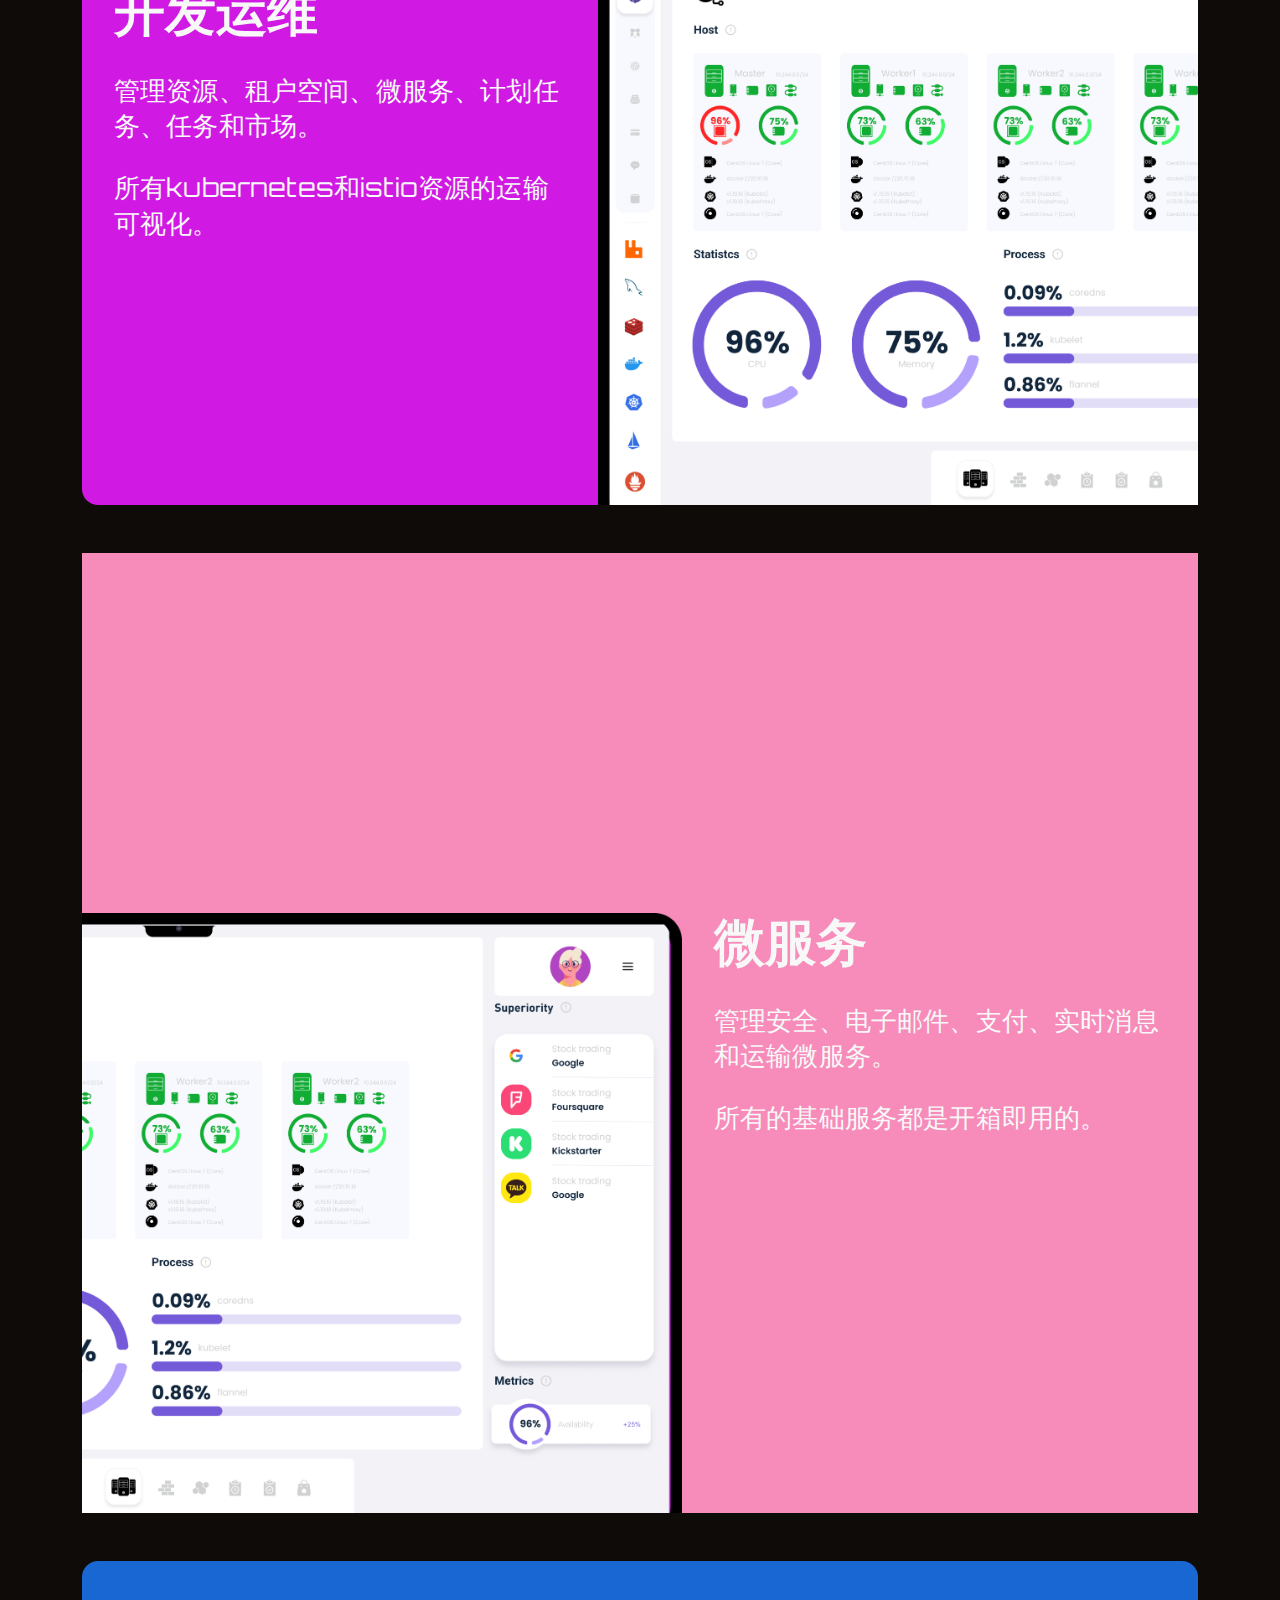
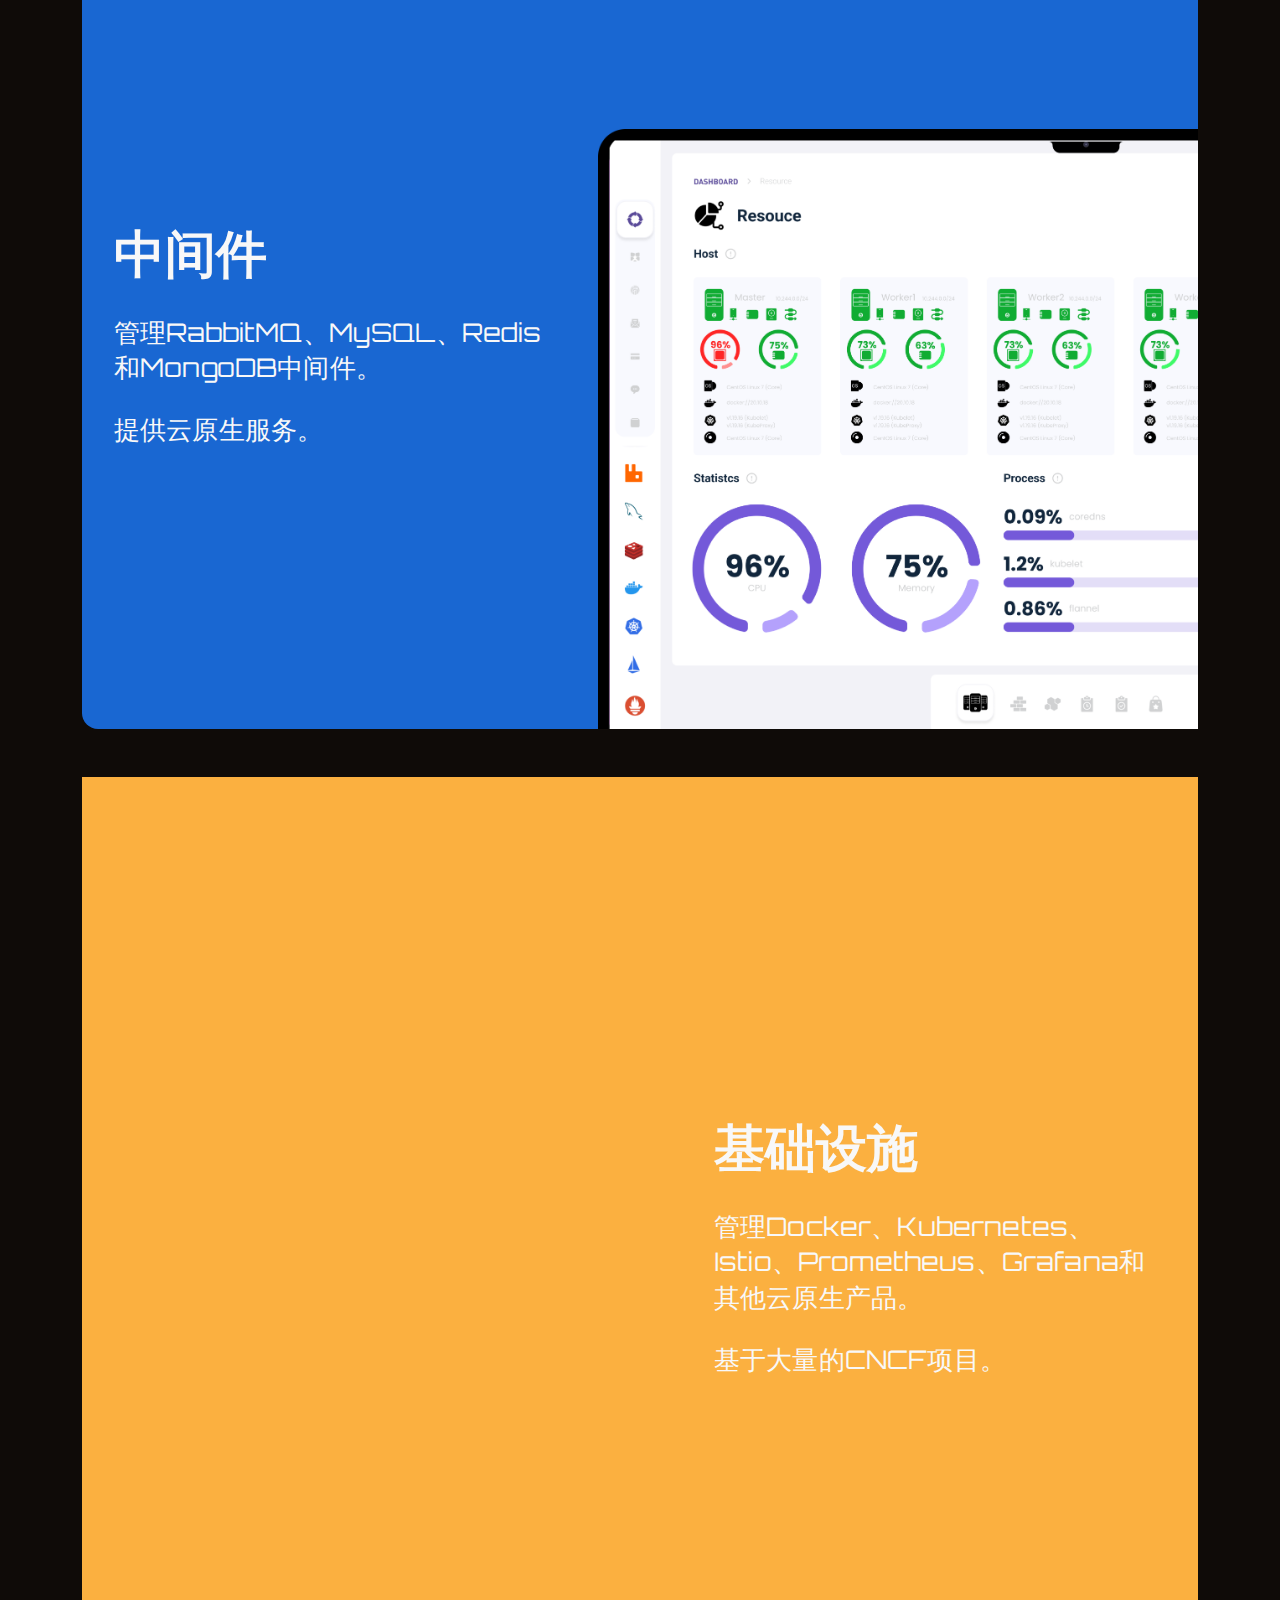
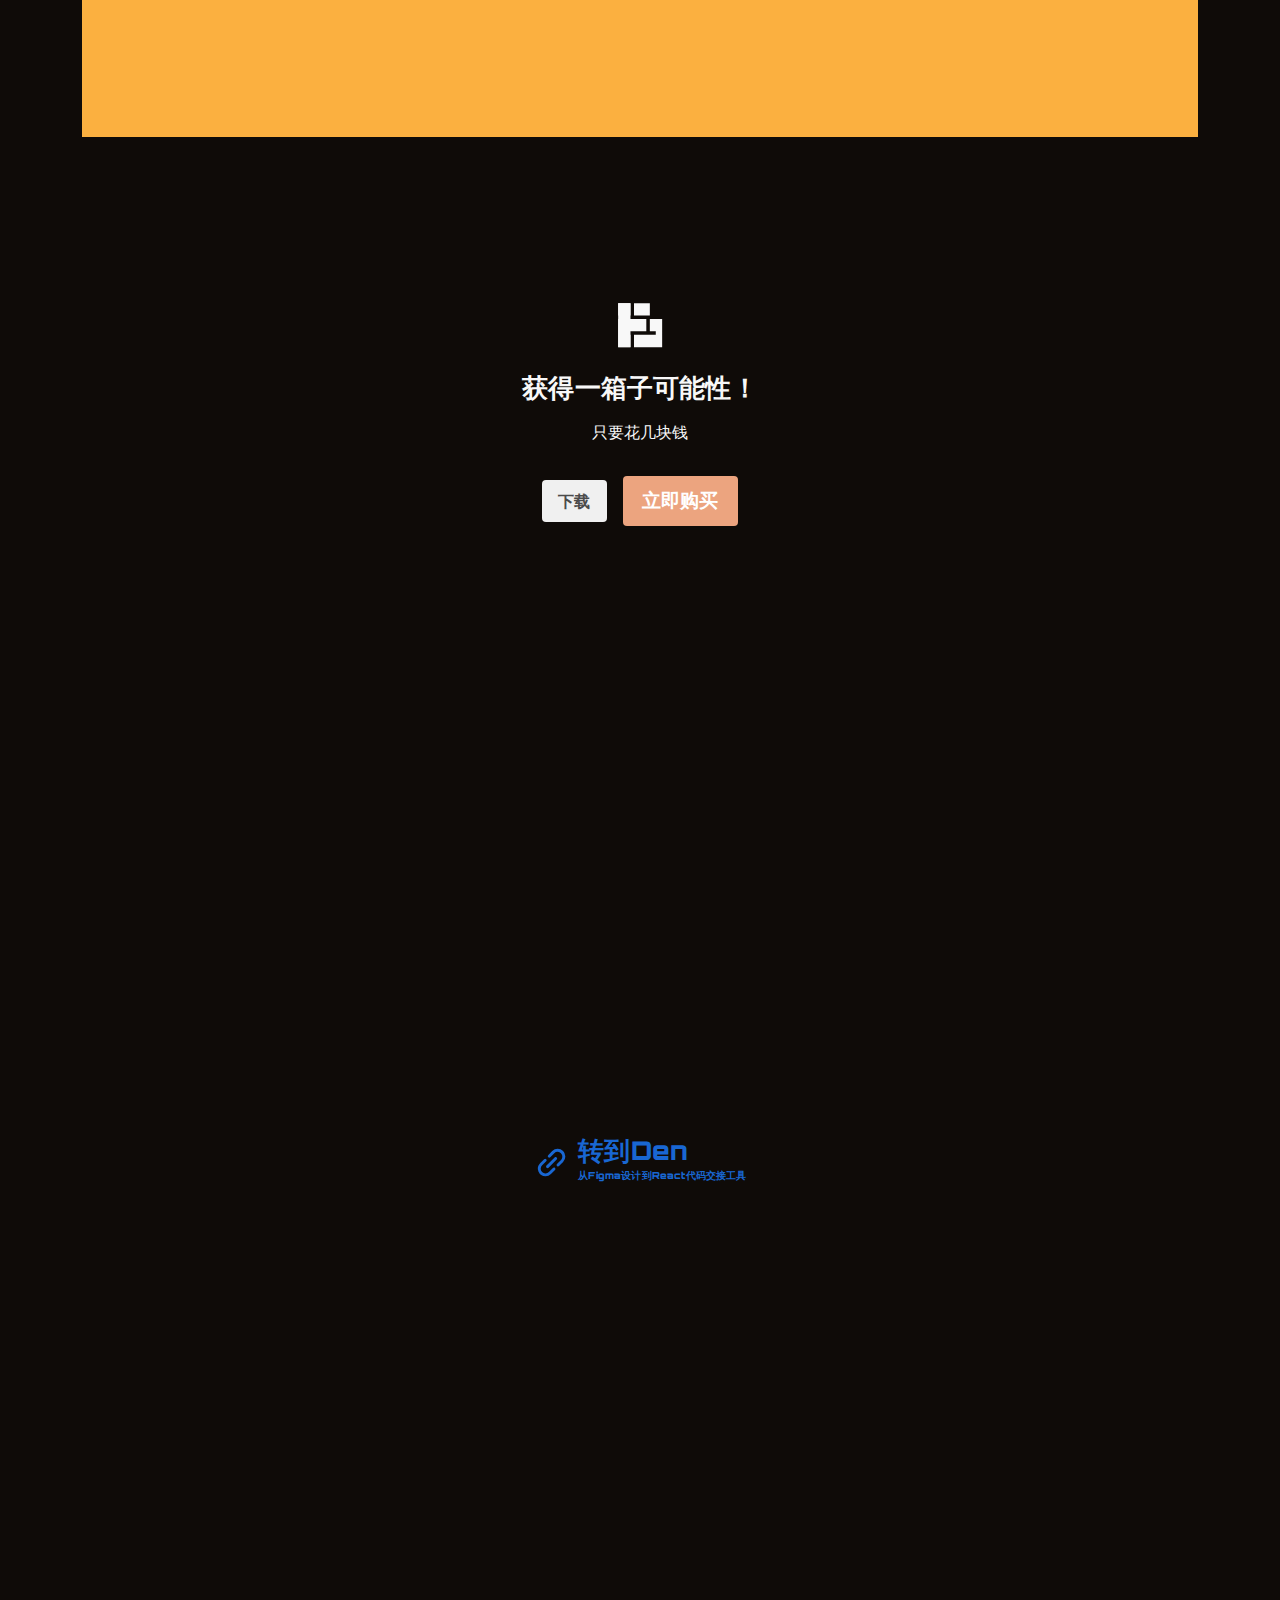
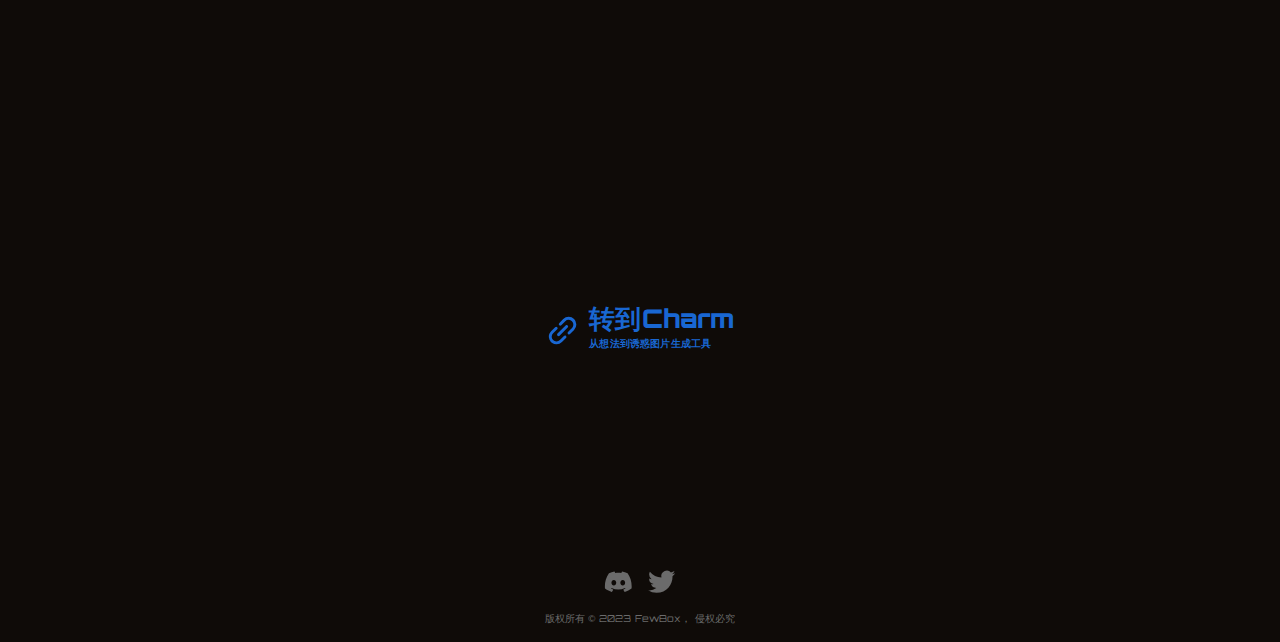
<file: home.html>
<!DOCTYPE html><html><head><meta charSet="utf-8"/><title>云原生套件 | FewBox</title><link rel="shortcut icon" href="/favicon.ico"/><link rel="preconnect" href="https://fonts.googleapis.com"/><link rel="preconnect" href="https://fonts.gstatic.com"/><meta name="description"/><meta name="keywords"/><meta name="author"/><meta name="viewport"/><meta name="next-head-count" content="9"/><link rel="stylesheet" href="https://cdnjs.cloudflare.com/ajax/libs/animate.css/4.1.1/animate.min.css"/><link rel="preload" href="/_next/static/css/8229c51be3daddab.css" as="style"/><link rel="stylesheet" href="/_next/static/css/8229c51be3daddab.css" data-n-g=""/><noscript data-n-css=""></noscript><script defer="" nomodule="" src="/_next/static/chunks/polyfills-c67a75d1b6f99dc8.js"></script><script src="/_next/static/chunks/webpack-94547de1949c56d7.js" defer=""></script><script src="/_next/static/chunks/framework-50116e63224baba2.js" defer=""></script><script src="/_next/static/chunks/main-47c0a74dd876f8ce.js" defer=""></script><script src="/_next/static/chunks/pages/_app-f267cf13fc3b1471.js" defer=""></script><script src="/_next/static/chunks/121-1d15f2ee6740b70b.js" defer=""></script><script src="/_next/static/chunks/675-6b33c69f56211c6d.js" defer=""></script><script src="/_next/static/chunks/281-fa7edb083bce1cbf.js" defer=""></script><script src="/_next/static/chunks/364-2a94dd4e6ddb0a75.js" defer=""></script><script src="/_next/static/chunks/pages/home-94f42a76c6ab485f.js" defer=""></script><script src="/_next/static/a6vV4zFWKUi_gcVCoynMC/_buildManifest.js" defer=""></script><script src="/_next/static/a6vV4zFWKUi_gcVCoynMC/_ssgManifest.js" defer=""></script></head><body><div id="__next"><div></div><div class="position-window-center"><div class="v-ybase flex flex-direction-column flex-wrap-nowrap flex-justify-content-flex-start flex-align-items-stretch flex-align-content-flex-start" style="display:none;font-family:&#x27;Orbitron&#x27;, sans-serif;cursor:inherit"><div class="position-self-custom" style="top:-undefined;right:-1em;bottom:-1.8em;left:-undefined;z-index:8888"><svg viewBox="0 0 256 256" fill="none" xmlns="http://www.w3.org/2000/svg" class="v-svg-circle font-size-extra-large red-background white-front white-border" style="border-width:2px;border-style:solid;border-color:white;padding:0.4em;font-family:&#x27;Orbitron&#x27;, sans-serif;cursor:inherit"><path d="M150.83 32.212C148.17 29.55 144.888 28 141.341 28h-26.607c-3.77 0-7.198 1.55-9.859 4.212-2.442 2.66-3.875 6.095-3.875 9.865v99.445c0 3.77 1.431 6.961 3.873 9.621 2.661 2.44 6.089 3.635 9.861 3.635h26.607c3.547 0 6.829-1.195 9.49-3.634 2.661-2.661 4.168-5.851 4.168-9.622v-99.78c0-3.547-1.507-6.872-4.169-9.531v.001zm-22.791 142.573c-7.318 0-13.635 2.66-18.957 7.982-5.1 5.1-7.65 11.31-7.65 18.625 0 7.319 2.55 13.635 7.65 18.958 5.099 5.1 11.419 7.65 18.957 7.65 7.319 0 13.526-2.219 18.626-7.319 5.322-5.322 7.982-11.754 7.982-19.292 0-7.094-2.329-13.304-7.65-18.625-5.101-5.318-11.419-7.979-18.958-7.979z" fill="currentColor"></path></svg></div><div class="position-area-default undefined v-ybase red-background flex flex-direction-column flex-wrap-nowrap flex-justify-content-flex-start flex-align-items-center flex-align-content-flex-start" style="border-radius:0.6em;padding:1.2em 2em 0.6em 2em;width:22em;font-family:&#x27;Orbitron&#x27;, sans-serif;cursor:inherit"><div class="position-area-right-top" style="z-index:9999"><svg viewBox="0 0 256 256" fill="none" xmlns="http://www.w3.org/2000/svg" class="v-svg-default font-size-super-small" style="font-family:&#x27;Orbitron&#x27;, sans-serif;cursor:pointer"><path d="M36.604 78.148c-11.472-11.472-11.472-30.072 0-41.544 11.472-11.472 30.072-11.472 41.544 0l141.248 141.248c11.472 11.472 11.472 30.072 0 41.544-11.472 11.472-30.072 11.472-41.544 0L36.604 78.148z" fill="currentColor"></path><path d="M177.852 36.604c11.472-11.472 30.072-11.472 41.544 0 11.472 11.472 11.472 30.072 0 41.544L78.148 219.396c-11.472 11.472-30.072 11.472-41.544 0-11.472-11.472-11.472-30.072 0-41.544L177.852 36.604z" fill="currentColor"></path></svg></div><div class="flex-item v-ybase flex flex-direction-column flex-wrap-nowrap flex-justify-content-flex-start flex-align-items-center flex-align-content-flex-start" style="font-family:&#x27;Orbitron&#x27;, sans-serif;cursor:inherit;gap:0.2em"><span class="flex-item v-label-center font-weight-black font-size-large" style="font-family:&#x27;Orbitron&#x27;, sans-serif"></span><a class="flex-item v-link" style="font-family:&#x27;Orbitron&#x27;, sans-serif" href="mailto:support@fewbox.com?subject= from FewBox&amp;body={Your Feedback Here}" target="_blank"><div class="v-xbase flex flex-wrap-nowrap flex-justify-content-center flex-align-items-center flex-align-content-flex-start" style="font-family:&#x27;Orbitron&#x27;, sans-serif;cursor:inherit;gap:0.6em"><span class="flex-item v-label" style="font-family:&#x27;Orbitron&#x27;, sans-serif"></span></div><span class="v-label font-size-small primary-front" style="font-family:&#x27;Orbitron&#x27;, sans-serif">support@fewbox.com</span></a></div></div></div></div><div class="v-ybase flex flex-direction-column flex-wrap-nowrap flex-justify-content-flex-start flex-align-items-center flex-align-content-flex-start" style="margin:0 0 6em 0;font-family:&#x27;Orbitron&#x27;, sans-serif;cursor:inherit"><div class="flex-item v-zone-extra-large" style="font-family:&#x27;Orbitron&#x27;, sans-serif"><header class="v-header" style="padding:2em 0;font-family:&#x27;Orbitron&#x27;, sans-serif"><div class="v-xbase flex flex-wrap-nowrap flex-justify-content-space-between flex-align-items-center flex-align-content-flex-start" style="font-family:&#x27;Orbitron&#x27;, sans-serif;cursor:inherit"><a class="flex-item" href="/"><svg xmlns="http://www.w3.org/2000/svg" viewBox="0 0 256 256" fill="none" class="v-svg-default white-front" style="font-family:&#x27;Orbitron&#x27;, sans-serif;cursor:inherit"><path fill-rule="evenodd" clip-rule="evenodd" d="M28 100h128v56H55v16h29v56H28V100zm72 72v56h128V100h-56v56h27v16h-99zM84 28H28v56h56V28zm16 0v56h72V28h-72z" fill="currentColor"></path><path fill="currentColor" d="M28 228V28h56v200z"></path></svg></a><div class="flex-item v-xbase flex flex-wrap-nowrap flex-justify-content-flex-start flex-align-items-center flex-align-content-flex-start" style="font-family:&#x27;Orbitron&#x27;, sans-serif;cursor:inherit;gap:2em"><a class="flex-item" style="flex-grow:1" href="/"><span class="v-label light-front" style="font-family:&#x27;Orbitron&#x27;, sans-serif">首页</span></a><a class="flex-item v-link" style="flex-grow:1;font-family:&#x27;Orbitron&#x27;, sans-serif" href="/pricing" target="_self"><div class="v-xbase flex flex-wrap-nowrap flex-justify-content-center flex-align-items-center flex-align-content-flex-start" style="font-family:&#x27;Orbitron&#x27;, sans-serif;cursor:inherit;gap:0.6em"><span class="flex-item v-label" style="font-family:&#x27;Orbitron&#x27;, sans-serif"></span></div><span class="v-label light-front" style="font-family:&#x27;Orbitron&#x27;, sans-serif">定价</span></a><a class="flex-item" style="flex-grow:1" href="/support"><span class="v-label light-front" style="font-family:&#x27;Orbitron&#x27;, sans-serif">支持</span></a><a class="flex-item" style="flex-grow:1" href="/download"><span class="v-label light-background dark-front" style="border-radius:2em;padding:0.5em 0.8em;font-family:&#x27;Orbitron&#x27;, sans-serif">下载</span></a></div></div></header><div class="v-ybase flex flex-direction-column flex-wrap-nowrap flex-justify-content-flex-start flex-align-items-stretch flex-align-content-flex-start" style="font-family:&#x27;Orbitron&#x27;, sans-serif;cursor:inherit"><section class="flex-item v-section" style="padding:5em 0;font-family:&#x27;Orbitron&#x27;, sans-serif"><div class="v-ybase flex flex-direction-column flex-wrap-nowrap flex-justify-content-flex-start flex-align-items-center flex-align-content-flex-start" style="font-family:&#x27;Orbitron&#x27;, sans-serif;cursor:inherit;gap:1em"><section class="flex-item v-text-center font-weight-black font-size-super-large" style="font-family:&#x27;Orbitron&#x27;, sans-serif"><span class="v-label" style="font-family:&#x27;Orbitron&#x27;, sans-serif">智能</span><span class="v-label font-weight-black primary-front" style="font-family:&#x27;Orbitron&#x27;, sans-serif">云原生</span><span class="v-label" style="font-family:&#x27;Orbitron&#x27;, sans-serif">SaaS套件</span></section><span class="flex-item v-label font-size-extra-large" style="font-family:&#x27;Orbitron&#x27;, sans-serif"><span class="v-label" style="font-family:&#x27;Orbitron&#x27;, sans-serif">我们提供7x24小时</span><span class="v-label font-weight-black primary-front" style="font-family:&#x27;Orbitron&#x27;, sans-serif">DevOps</span><span class="v-label" style="font-family:&#x27;Orbitron&#x27;, sans-serif">机器人</span></span><div class="flex-item v-ybase flex flex-direction-column flex-wrap-nowrap flex-justify-content-flex-start flex-align-items-center flex-align-content-flex-start" style="padding:6em 0 0 0;font-family:&#x27;Orbitron&#x27;, sans-serif;cursor:inherit;gap:1.6em"><img alt="fewbox" src="/images/hero.png" width="630" height="385" decoding="async" data-nimg="1" class="large-down-hidden" loading="lazy" style="color:transparent"/><img alt="fewbox" src="/images/hero.png" width="420" height="256.6666666666667" decoding="async" data-nimg="1" class="large-up-hidden" loading="lazy" style="color:transparent"/><div class="flex-item v-boundary" style="margin:1em;font-family:&#x27;Orbitron&#x27;, sans-serif"><a class="v-link" style="font-family:&#x27;Orbitron&#x27;, sans-serif" href="/pricing" target="_self"><div class="v-xbase flex flex-wrap-nowrap flex-justify-content-center flex-align-items-center flex-align-content-flex-start" style="font-family:&#x27;Orbitron&#x27;, sans-serif;cursor:inherit;gap:0.6em"><span class="flex-item v-label" style="font-family:&#x27;Orbitron&#x27;, sans-serif"></span></div><div class="v-submit font-weight-semi-bold font-size-large primary-background" style="font-family:&#x27;Orbitron&#x27;, sans-serif"><div class="v-xbase flex flex-wrap-nowrap flex-justify-content-center flex-align-items-center flex-align-content-flex-start" style="font-family:&#x27;Orbitron&#x27;, sans-serif;cursor:inherit"><span class="flex-item">立即购买</span></div><input type="submit" class="v-submit font-weight-semi-bold font-size-large primary-background" style="font-family:&#x27;Orbitron&#x27;, sans-serif"/></div></a></div></div></div></section><section class="flex-item v-section" style="padding:5em 0;font-family:&#x27;Orbitron&#x27;, sans-serif"><div class="v-ybase flex flex-direction-column flex-wrap-nowrap flex-justify-content-flex-start flex-align-items-center flex-align-content-flex-start" style="font-family:&#x27;Orbitron&#x27;, sans-serif;cursor:inherit;gap:3em"><span class="flex-item v-label font-weight-bold font-size-large" style="font-family:&#x27;Orbitron&#x27;, sans-serif">以下关键客户在使用FewBox</span><div class="flex-item v-xbase flex flex-wrap-wrap flex-justify-content-flex-start flex-align-items-center flex-align-content-flex-start" style="font-family:&#x27;Orbitron&#x27;, sans-serif;cursor:inherit;gap:2em"><div class="v-boundary" style="min-width:8em;font-family:&#x27;Orbitron&#x27;, sans-serif"><svg xmlns="http://www.w3.org/2000/svg" viewBox="0 292.369 609.697 203.233" class="v-svg-default light-front" style="margin:0 auto;opacity:0.6;font-family:&#x27;Orbitron&#x27;, sans-serif;cursor:inherit"><path fill="currentColor" d="M0 292.369h609.697v203.233H0z"></path><path fill="gray" d="M265.411 360.88c-9.212 0-18.999 4.03-25.332 12.666v-10.938h-21.302v78.299h21.302V396c0-8.06 6.333-16.696 17.848-16.696 8.636 0 17.848 6.333 17.848 16.696v44.331h21.302V391.97c.575-17.848-12.667-31.09-31.666-31.09m184.809 1.152-19.574 53.542-19.576-53.542h-24.18l32.241 78.299h23.604l31.665-78.299zM195.748 416.15c-9.212 6.909-14.394 8.061-22.454 8.061-7.484 0-13.242-2.303-17.272-6.333l54.694-23.029c-1.151-8.636-4.606-16.121-9.211-21.878-7.485-8.636-17.848-12.666-31.089-12.666-23.605 0-41.453 17.272-41.453 40.301 0 23.605 17.848 40.302 43.755 40.302 14.393 0 29.362-6.909 36.271-14.97l-13.241-9.788zm-41.453-30.513c3.455-5.182 9.211-8.06 16.696-8.06 7.484 0 13.817 4.606 16.696 10.939l-37.422 15.545c-1.151-7.485 1.152-13.818 4.03-18.424zm-27.059 35.119H78.299v-81.753H56.421v101.328h70.815zm385.739 20.726c-23.604 0-42.028-17.271-42.028-40.301 0-22.454 18.423-40.301 42.028-40.301 23.604 0 42.028 17.272 42.028 40.301.575 23.03-17.848 40.301-42.028 40.301m0-62.178c-12.091 0-20.727 9.212-20.727 21.878 0 12.09 9.212 21.878 20.727 21.878 12.09 0 20.727-9.212 20.727-21.878.574-12.091-8.638-21.878-20.727-21.878M347.74 441.482c-23.604 0-42.028-17.271-42.028-40.301 0-22.454 18.424-40.301 42.028-40.301 23.605 0 42.028 17.272 42.028 40.301s-18.422 40.301-42.028 40.301m0-62.178c-12.09 0-20.727 9.212-20.727 21.878 0 12.09 9.212 21.878 20.727 21.878 12.091 0 20.727-9.212 20.727-21.878.575-12.091-8.636-21.878-20.727-21.878m210.717 51.815h-3.454v-1.727h9.212v1.727h-3.455v9.212h-2.303v-9.212zm8.061-1.726h2.303l3.454 5.182 3.455-5.182h2.303v11.515h-2.303v-8.061l-3.455 5.182-3.454-5.182v8.061h-2.303v-11.515z"></path></svg></div><div class="v-boundary" style="min-width:8em;font-family:&#x27;Orbitron&#x27;, sans-serif"><svg viewBox="0 0 2500 811" fill="none" xmlns="http://www.w3.org/2000/svg" class="v-svg-default light-front" style="margin:0 auto;opacity:0.6;font-family:&#x27;Orbitron&#x27;, sans-serif;cursor:inherit"><path fill-rule="evenodd" clip-rule="evenodd" d="M2317.53 524.098a33.615 33.615 0 0 0-24.15 9.604 33.507 33.507 0 0 0-7.43 10.966 33.51 33.51 0 0 0 0 25.982 33.507 33.507 0 0 0 18.54 18.199 33.576 33.576 0 0 0 13.04 2.372 33.485 33.485 0 0 0 23.71-9.873 33.451 33.451 0 0 0 7.25-10.911 33.527 33.527 0 0 0 2.51-12.854c0-4.397-.86-8.751-2.54-12.814a33.5 33.5 0 0 0-18.12-18.122 33.478 33.478 0 0 0-12.81-2.549zm0 63.086c-3.89.004-7.74-.759-11.33-2.246a29.64 29.64 0 0 1-9.59-6.419 29.575 29.575 0 0 1-6.39-9.609 29.341 29.341 0 0 1-2.21-11.327c0-3.872.76-7.706 2.25-11.282a29.403 29.403 0 0 1 15.98-15.934 29.433 29.433 0 0 1 11.29-2.221 29.435 29.435 0 0 1 20.81 8.623 29.302 29.302 0 0 1 6.37 9.55 29.42 29.42 0 0 1 2.24 11.264 29.44 29.44 0 0 1-2.2 11.309 29.369 29.369 0 0 1-6.37 9.601 29.46 29.46 0 0 1-20.85 8.691z" fill="currentColor"></path><path fill-rule="evenodd" clip-rule="evenodd" d="M2334.75 548.791c0-3.166-1.4-6.497-4.21-8.086-2.82-1.672-5.98-1.836-9.14-1.836h-16.35v37.51h4.58v-17.302h8.44l10.71 17.302h5.45l-11.34-17.302c6.69-.188 11.86-2.907 11.86-10.286zm-18.09 6.673h-7.04V542.2h10.71c4.66 0 9.77.706 9.77 6.508.01 7.639-8.18 6.756-13.44 6.756zm-195.87-188.022 68.62-73.266c3.98-5.379 5.96-9.146 5.96-12.37 0-5.379-4.63-7.533-19.18-7.533h-17.31v-46.255h187.4v46.255h-24.62c-28.44 0-33.72 4.296-73.4 54.317l-108.55 117.227v71.537c0 18.302 9.23 24.74 35.69 24.74h40.99v44.631H1953.9v-44.631h40.99c26.43 0 35.7-6.438 35.7-24.74v-71.537L1902.73 304.38c-21.13-24.728-18.21-30.107-77.04-30.107v-46.255h237.38v46.255h-16.9c-17.2 0-24.48 3.225-24.48 9.675 0 5.39 5.28 9.686 8.59 13.982l64.69 70.501c7.68 7.992 17.06 9.027 25.82-.989zM528.111 228.006h57.261v129.067H532.49c-4.685-25.799-20.833-35.839-35.557-49.374-26.565-24.41-84.097-44.737-132.483-44.737-62.452 0-115.158 19.373-115.158 47.856 0 79.069 357.16 16.148 357.16 165.647C606.452 554.44 529.947 598 392.556 598c-47.562 0-119.536-14.759-162.002-37.31-13.312-7.686-18.961 7.274-21.456 26.023h-58.709V453.338h53.106c11.711 33.885 27.848 40.865 42.69 54.317 25.753 23.669 87.051 40.888 143.264 40.335 84.756-.835 113.898-19.361 113.898-46.255 0-26.882-28.824-33.344-121.701-47.856l-78.859-12.911C213.794 427.515 149 407.624 149 336.641c0-73.679 81.966-119.934 211.566-119.934 54.612 0 100.303 7.297 144.158 32.084 12.147 7.898 23.54 8.84 23.387-20.785zM1645.6 444.099l1.13-143.45c0-18.82-9.79-25.27-37.77-25.27h-32.87v-44.631h209.15v44.631h-27.26c-28 0-37.79 6.462-37.79 25.27v288.794l-81.86-.647-265.11-251.037v182.313c0 18.291 9.79 25.27 37.77 25.27h36.39v44.101h-217.21v-44.101h35.99c27.98 0 37.77-6.991 37.77-25.27V300.649c0-18.82-9.79-25.27-37.77-25.27h-35.99v-44.631h187.8l227.63 213.351zM945.016 214c-166.686 0-271.027 73.69-271.027 191.988 0 116.179 102.893 189.305 265.942 189.305 173.189 0 273.919-72.055 273.919-195.213.02-110.777-108.69-186.08-268.834-186.08zm-3.79 334.52c-92.265 0-145.3-53.246-145.3-145.215 0-89.804 55.342-143.05 149.914-143.05 90.72 0 143.76 54.329 143.76 146.828 0 90.344-53.81 141.437-148.374 141.437z" fill="currentColor"></path></svg></div><div class="v-boundary" style="min-width:8em;font-family:&#x27;Orbitron&#x27;, sans-serif"><svg viewBox="0 0 280 220" fill="none" xmlns="http://www.w3.org/2000/svg" class="v-svg-default light-front" style="margin:0 auto;opacity:0.6;font-family:&#x27;Orbitron&#x27;, sans-serif;cursor:inherit"><path d="M57.535 110c0-14.448 7.892-26.577 20.913-33.295 22.638-11.68 50.97-22.767 61.845-26.928C133.642 47.27 89.715 30 67.841 30c-7.996 0-13.23 2.663-15.473 10.469C48.835 52.764 46 78.866 46 110c0 31.134 2.835 57.235 6.368 69.531C54.61 187.336 59.845 190 67.84 190c21.875 0 65.801-17.27 72.452-19.777-10.875-4.161-39.207-15.248-61.845-26.928-13.02-6.718-20.913-18.848-20.913-33.295z" fill="currentColor"></path><path d="M234.585 110c0-31.134-2.835-57.236-6.368-69.531C225.974 32.663 220.739 30 212.743 30c-21.874 0-65.801 17.27-72.451 19.777 10.875 4.16 39.207 15.248 61.844 26.928 13.021 6.718 20.914 18.847 20.914 33.294V110c0 14.447-7.893 26.576-20.914 33.295-22.637 11.68-50.969 22.767-61.844 26.928 6.65 2.507 50.577 19.777 72.451 19.777 7.996 0 13.231-2.664 15.474-10.469 3.533-12.296 6.368-38.397 6.368-69.531z" fill="currentColor"></path><path d="M202.136 76.705c-22.637-11.68-50.969-22.767-61.844-26.928-10.875 4.161-39.206 15.248-61.844 26.928C65.428 83.424 57.535 95.553 57.535 110v.001c0 14.447 7.892 26.576 20.913 33.294 22.638 11.681 50.969 22.768 61.844 26.928 10.875-4.16 39.207-15.247 61.844-26.928 13.021-6.718 20.914-18.847 20.914-33.294V110c0-14.447-7.893-26.576-20.914-33.295z" fill="gray"></path><path d="M196.255 126.81a2.049 2.049 0 0 1-2.046-2.046c0-1.128.918-2.045 2.046-2.045 1.127 0 2.045.917 2.045 2.045a2.048 2.048 0 0 1-2.045 2.046zm0-4.431a2.388 2.388 0 0 0-2.386 2.385 2.388 2.388 0 0 0 2.386 2.385 2.388 2.388 0 0 0 2.385-2.385 2.388 2.388 0 0 0-2.385-2.385z" fill="currentColor"></path><path d="M195.772 123.889h.682c.057 0 .108.005.159.014.048.008.09.025.128.051.036.024.064.06.085.104a.434.434 0 0 1 .033.183c0 .124-.034.217-.099.276-.066.061-.166.093-.298.093h-.69v-.721zm1.587 1.863a2.2 2.2 0 0 1-.034-.399.72.72 0 0 0-.039-.259.52.52 0 0 0-.1-.172.395.395 0 0 0-.133-.098l-.038-.015.018-.008a.54.54 0 0 0 .148-.111.687.687 0 0 0 .187-.513c0-.224-.074-.402-.22-.527-.145-.126-.363-.189-.647-.189h-1.239v2.591h.51v-1.039h.615c.098 0 .177.012.236.037.06.023.105.059.139.109.035.05.059.116.072.194a1.8 1.8 0 0 1 .021.294c0 .057.003.12.009.194a.445.445 0 0 0 .063.194l.01.017h.57l-.052-.057a.496.496 0 0 1-.096-.243zM105.192 79.91c5.812 0 3.962 8.43 10.053 8.43 1.987 0 3.965-1.713 3.965-4.043 0-4.803-5.659-8.223-11.321-8.223-8.45 0-15.783 6.587-15.783 19.026 0 7.168 2.124 16.7 2.124 23.872 0 4.266-1.753 7.31-5.07 7.31-6.05 0-6.476-8.377-11.864-8.377-2.288 0-3.906 1.675-3.906 4.187 0 4.862 5.894 8.582 12.15 8.582 11.056 0 15.985-8.099 15.985-15.241 0-11.932-1.874-16.598-1.874-27.363 0-4.932 2.319-8.16 5.541-8.16z" fill="currentColor"></path><path d="M144.9 112.669c-3.28 6.303-7.156 11.892-9.306 11.892-.789 0-1.218-.692-1.218-1.865 0-8.9 11.087-27.717 15.074-27.717.952 0 1.188.885 1.188 1.888 0 1.736-.834 4.639-2.126 7.925l-3.612 7.877zm-31.376.245c1.825-6.733 9.612-18.697 13.04-18.697.507 0 .93.295.93 1.028 0 4.821-8 16.86-13.422 18.266-.313.081-.676-.127-.548-.597zm92.075-21.487c-.176-.008-1.462-.126-3.679-.126-2.217 0-3.337.114-3.555.126-.226.012-.377.115-.455.298-.755 1.779-4.933 11.231-9.121 20.731l.004-.025c-2.842 6.725-7.688 12.374-9.607 12.374-1.833 0-.744-3.164.896-7.139l11.63-25.944c.06-.14-.042-.284-.195-.295-.153-.012-1.53-.126-3.806-.126-2.275 0-3.351.11-3.636.126-.284.016-.371.11-.451.29-.844 1.892-5.72 12.866-9.312 21.528-3.743 6.909-8.55 11.523-10.502 11.523-1.532 0-.725-2.468.416-5.072l19.283-43.942c.081-.193-.044-.394-.27-.406-.225-.011-1.446-.125-3.638-.125s-3.311.114-3.514.125a.507.507 0 0 0-.451.29l-17.843 40.536c-3.349 5.551-6.796 8.594-8.545 8.594-1.532 0-.725-2.468.416-5.072l12.718-27.864c.081-.192-.053-.395-.27-.405-.217-.01-1.442-.126-3.626-.126-2.183 0-3.303.112-3.523.126-.22.014-.374.113-.455.29l-1.499 3.268c-.073-2.026-.932-3.965-3.693-3.965-6.958 0-15.189 9.944-19.41 20.333v-.001c-4.235 7.024-12.835 14.312-16.327 14.312-1.56 0-2.652-.725-2.652-3.224 0-1.926.637-4.04 1.11-5.17.21-.501.534-.609.935-.675 10.471-1.726 18.887-12.165 18.887-19.79 0-4.113-2.943-5.785-5.757-5.785-8.852 0-22.327 18.439-22.327 31.539 0 4.831 1.981 8.075 6.648 8.075 5.274 0 12.811-6.127 17.476-13.09-.515 2.178-.802 4.291-.802 6.244 0 4.2 1.57 6.756 4.545 6.756 3.67 0 7.063-3.845 9.646-7.959-.896 4.433.186 7.959 3.858 7.959 3.469 0 7.888-4.158 10.762-8.227-.995 4.558.054 8.227 3.8 8.227 3.613 0 8.527-4.756 11.545-9.081-1.385 5.531-.014 9.081 3.157 9.081 3.002 0 6.381-2.768 9.392-6.753-2.165 4.936-3.821 8.746-4.228 9.778-1.444 3.652-2.834 6.747-6.207 6.747-4.83 0-6.085-6.142-10.472-6.142-2.056 0-3.175 1.571-3.175 3.152 0 3.423 5.237 6.048 10.113 6.048 9.524 0 15.547-7.714 19.207-15.843l16.775-35.772c.07-.157-.031-.324-.216-.332z" fill="currentColor"></path></svg></div><div class="v-boundary" style="min-width:8em;font-family:&#x27;Orbitron&#x27;, sans-serif"><svg viewBox="0 0 419 218" fill="none" xmlns="http://www.w3.org/2000/svg" class="v-svg-default light-front" style="margin:0 auto;opacity:0.6;font-family:&#x27;Orbitron&#x27;, sans-serif;cursor:inherit"><path d="M50 146.022V34.348h28.738c6.983 0 12.892 1.614 17.995 4.843 5.103 3.23 7.52 8.073 7.52 15.07v15.607c0 7.804-4.834 13.455-14.234 16.684 9.937 2.422 15.04 7.804 15.04 16.146v21.528c0 7.265-2.417 12.916-7.252 16.683-4.834 3.768-10.474 5.382-17.189 5.382H50v-.269zm31.155-72.386V54.53c0-4.037-2.148-5.92-6.714-5.92v30.946c4.566 0 6.714-2.153 6.714-5.92zm0 52.204V97.316c0-3.767-2.148-5.92-6.714-5.92v40.095c4.566.269 6.714-1.884 6.714-5.651zm-7.251 49.513c0 2.422-1.343 4.843-3.223 6.458-1.88 1.615-4.566 2.422-6.983 2.422-1.88 0-3.76-.269-5.64-1.076-.538-.27-1.075-.539-1.612-.539-.269 0-.537 0-.537.269-.537 0-.537.27-.537.539v1.076c0 .538-.538.807-1.075.807-.537 0-.537-.269-.805-1.076-1.612-5.113-2.686-7.535-2.686-7.804 0-.269.268-.807.537-.807h.268c.27 0 .806.538 1.343 1.345l1.612 2.422c2.148 1.884 4.834 2.96 7.789 2.691.806 0 1.88 0 2.685-.269 1.343-.269 1.88-.538 1.88-1.076 0-.539-1.074-1.077-2.954-1.615a70.567 70.567 0 0 1-3.491-.807c-2.418-.269-4.835-1.346-6.715-2.96-1.611-1.615-2.417-3.768-2.417-6.189 0-5.921 4.566-8.881 13.16-8.881 1.343.27 2.955.539 5.103.808.538 0 1.075-.538 1.343-1.077.269-.538.806-.807 1.343-.807.269 0 .269 0 .537.269.269.269.269.269.269.538 0 .539 0 .808-.269 1.346l-1.611 4.036c-.537 1.077-.806 2.153-1.074 3.229l.805 1.615c.538.538.806 1.345 1.343 2.153 1.343.538 1.612 1.614 1.612 2.96zm-5.372-8.611v-.808c0-1.076-.806-1.883-2.954-2.691-1.612-.538-2.686-.807-3.492-1.076-.806 0-1.611 0-2.417.269-1.074.269-1.612.807-1.612 1.077 0 .269.269.538 1.075.807.537.269.806.269 1.343.269.805.269 2.417.538 4.565 1.076 1.343.269 2.418.539 3.492 1.077zm42.704 5.651c0 4.036-1.88 7.803-5.371 9.687-3.492 1.615-7.252 2.691-11.28 2.422-3.492.269-7.252-1.076-9.938-3.229-2.954-2.153-4.566-5.651-4.297-9.419-.269-3.767 1.611-7.265 4.834-9.149 3.223-1.614 6.715-2.691 10.475-2.422 3.76-.269 7.52.808 10.743 2.691 3.223 1.884 5.103 5.651 4.834 9.419zm-15.309-10.226c-1.074 0-1.611 1.346-2.148 3.767-.269 1.615-.537 3.23-.537 4.844 0 2.153.268 4.037.537 6.189.537 3.229 1.343 4.575 2.148 4.575 1.88 0 2.955-3.229 2.955-9.418 0-6.19-1.075-9.957-2.955-9.957zm53.717 13.183c0 .269-.269 1.345-.538 2.96-.268 1.614-.537 2.96-.805 4.574 0 .269-.269.269-.537.539-.269 0-.269 0-.538.269H120.1c-.269 0-.538 0-.806-.269-.269-.27-.537-.27-.537-.539 0-.538.268-.807.537-1.076.268 0 .806 0 1.074-.269.806 0 1.88 0 2.686-.269 1.343-.269 1.88-.807 1.88-1.615 0-1.345-.268-3.229-.268-6.189v-5.113c0-2.422.268-4.305.268-5.113 0-.538-.268-.807-.537-1.076s-.537-.269-.806-.269c-1.074 0-2.148 0-3.223-.269-.268 0-.537 0-.805-.269-.269 0-.538-.538-.538-.808 0-.269.269-.269.538-.538.268-.269.805-.269 1.074-.269.806 0 2.686 0 5.64.269 2.417 0 4.297.269 5.103.269 3.76-.269 6.177-.269 7.52-.269h3.76c.806 0 1.075.269 1.075.808 0 .538-.806 1.076-2.149 1.076-.537 0-.806 0-1.343.269-.537.269-.806.269-1.343.269-.805 0-1.343.269-1.343.807.269 2.96.269 5.651.269 8.611 0 1.615 0 3.499-.269 5.113-.268 1.077-.268 2.153-.268 3.229 0 .539.268.808.537.808h.537c1.075 0 2.149-.269 3.223-.808 1.343-.807 2.686-1.614 3.76-2.691.269-.269.806-.538 1.075-.807.268-.538.537-.807.805-1.345.269-.808.806-1.346 1.075-1.346.805.269 1.343.538 1.343 1.346zm42.704-15.065c0 .538-.269 1.076-.806 1.345-.537.269-1.074.269-1.611.538-.537 0-1.343.539-1.612 1.077-.537.538-.537 1.345-.537 2.153 0 .538-.268 1.883-.268 3.767 0 3.498-1.075 6.996-2.955 9.956-1.88 2.96-5.372 4.844-8.863 4.844-3.76 0-7.252-.807-10.475-2.96-2.954-2.422-4.834-5.92-4.834-9.687v-7.266c0-.807-.269-1.345-1.074-1.615-.806-.269-1.612-.269-2.418-.269-.537 0-1.343-.269-1.88-.269-.268 0-.268-.269-.268-.807s.537-.807 1.611-.807h20.144c.805 0 1.343.269 1.343.807s-.269.807-.806 1.076c-.269.269-.806.269-1.343.269-1.343 0-2.149.539-2.149 1.615v9.687c0 1.346.537 2.961 1.343 4.037.806 1.345 2.149 1.884 3.492 1.884 1.88 0 3.76-1.346 4.566-2.96.805-1.884 1.343-3.768 1.343-5.651 0-1.615-.269-3.23-.538-4.844-.537-2.153-1.343-3.498-2.417-3.498-.537 0-1.074 0-1.611-.27-.806 0-1.075-.538-1.075-.807 0-.807.538-1.076 1.343-1.076h5.909c1.074 0 1.88 0 2.954-.269.806-.269 1.88-.269 2.686-.269.269 0 .537 0 .806.269zm38.138 7.534c0 .269-.268.539-.537.808-.268.269-.537.269-1.074.269s-.806-.269-1.074-1.077c-.269-.807-.269-1.076-.537-1.345l-1.075-1.076c-.806-.808-1.88-1.346-2.954-1.884-.806-.538-1.88-.807-2.955-.807-.537 0-1.074.269-1.074.807v.269c.269 1.615.269 4.305.537 7.804 0 1.614 0 3.229-.268 4.843-.269 1.346-.269 2.691-.269 4.037 0 .807.806 1.076 2.417 1.076.537 0 1.612.269 3.223.538.806.27 1.343.539 1.343 1.346s-.537.807-1.611.807h-3.76c-1.075 0-2.418 0-3.492-.269-1.88 0-2.954-.269-3.492-.269-1.611 0-4.297.269-8.057.269-3.223.269-4.834.269-5.372.269-.537 0-1.074-.269-1.074-.807s.537-.807 1.343-1.076c1.074 0 2.417-.27 3.492-.539 1.074-.269 1.611-.538 1.611-1.076 0-1.346 0-2.422-.269-3.767-.268-1.346-.268-2.691-.268-4.037 0-1.345 0-2.96.268-4.305.269-1.077.269-2.422.269-3.499 0-1.345-.269-1.883-1.074-1.883-2.686.269-5.103 1.345-7.252 2.96-.269.538-.537 1.345-.806 1.883 0 .539-.537 1.077-1.074 1.077-.806 0-1.074-.807-1.074-2.422v-3.229c0-1.077.268-1.884.805-2.691 1.075-.538 2.418-.538 3.492-.538h15.309c1.88 0 4.566 0 8.326-.269h5.103c.806 0 1.343.269 1.343 1.076.269 1.345.269 2.96.269 4.306l1.342 2.421zm30.619 15.07c0 .538-.537.807-1.075.807-2.417 0-5.908-.269-9.937-.269h-6.177c-3.223 0-5.104.269-6.178.269h-.537c-.269 0-.269-.269-.269-.538s.269-.538.538-.807c.537 0 .805 0 1.342-.269.806 0 1.612 0 2.418-.269 1.343-.269 1.88-.538 1.88-1.346v-4.574c0-2.153-.269-3.499-.269-4.575s0-3.229.269-6.996c0-.539-.269-1.346-.537-1.884-.538-.269-1.343-.538-1.88-.538h-1.881c-.537 0-1.074 0-1.342-.269-.269-.269-.269-.539-.269-.808 0-.538.537-.538 1.343-.538 1.88 0 3.491 0 5.372.269 1.88 0 3.491 0 5.371.269 5.103-.269 8.595-.269 10.206-.269.806 0 1.343.269 1.343.808 0 .269-.268.807-.537.807h-.269c-.537 0-1.074 0-1.611.269-.806 0-1.612 0-2.149.538-.537.269-.805.538-.805 1.076 0 .808 0 1.884.268 2.691.269 1.346.269 2.96.269 4.306 0 1.345 0 2.96-.269 4.306 0 2.152-.268 3.498-.268 4.305 0 .807 0 1.345.268 1.615.269.269.806.269 1.343.538.269 0 .806 0 1.074.269.269.269.806.269 1.075.269 1.074-.538 1.88 0 1.88.538zm37.332-10.496c0 4.036-1.88 7.803-5.371 9.687-3.492 1.615-7.252 2.691-11.281 2.422-3.491.269-7.251-1.076-9.937-3.229-2.954-2.153-4.566-5.651-4.297-9.419-.269-3.767 1.611-7.265 4.834-9.149 3.223-1.614 6.715-2.691 10.475-2.422 3.76-.269 7.52.808 10.743 2.691 3.223 1.884 5.103 5.651 4.834 9.419zm-15.309-10.226c-1.074 0-1.611 1.346-2.148 3.767-.269 1.615-.537 3.23-.537 4.844 0 2.153.268 4.037.537 6.189.537 3.229 1.343 4.575 2.148 4.575 1.88 0 2.955-3.229 2.955-9.418 0-6.19-1.075-9.957-2.955-9.957zm53.179-1.345c0 .538-.805 1.076-1.343 1.076-.805 0-1.611.269-2.417.269-.805 0-1.343.538-1.343 1.076v3.23c0 2.152-.268 7.534-.537 15.876 0 .538-.268.808-.537 1.077-.269.538-.537.538-1.074.538-2.955-1.346-5.64-3.229-8.058-5.382l-6.983-5.382c-.268 0-.268.269-.268.807 0 1.346.268 2.691.805 3.768.537 1.345 1.343 2.421 2.418 2.96.805.269 1.342.269 2.148.538 1.075.269 1.612.538 1.612 1.076s0 .538-.269.538c-.268.27-.537.27-.806.27h-11.817c-.806 0-1.343-.27-1.343-.808s.537-1.076 1.611-1.076c1.612-.269 2.149-.538 2.418-.538l.805-1.615c.269-2.422.538-4.844.538-7.265 0-2.691-.269-5.651-.538-8.342 0-.27-.268-.539-.537-.808-.268-.269-.537-.538-1.074-.538h-2.417c-.269 0-.538 0-.806-.269-.269-.269-.537-.269-.537-.538 0-.807.805-1.346 2.148-1.346h10.206c1.881 1.077 3.761 2.422 5.372 3.768 1.343 1.345 2.954 2.422 4.566 3.498.269 0 .269-.269.269-.807 0-.808-.269-1.615-.806-2.422a6.278 6.278 0 0 0-1.88-1.884c-.269-.269-.806-.269-1.343-.538-.537 0-.806-.269-1.343-.269-.269-.269-.537-.538-.537-.807 0-.27.268-.808 1.074-.808h4.029c1.343 0 2.686 0 4.029-.269 1.342 0 2.685-.269 4.028-.269.269 0 .269 0 .537.269-.268.269-.268.807 0 1.346zm29.007 14.531c0 2.422-1.343 4.843-3.223 6.458-1.88 1.615-4.566 2.422-6.983 2.422-1.88 0-3.76-.269-5.64-1.076-.537-.27-1.074-.539-1.612-.539-.268 0-.537 0-.537.269-.268.27-.268.27-.268.539v1.076c0 .538-.538.807-1.075.807-.537 0-.537-.269-.805-1.076-1.88-5.113-2.686-7.535-2.686-7.804 0-.269.268-.807.537-.807h.269c.268 0 .805.538 1.342 1.345l1.612 2.422c2.149 1.884 4.834 2.96 7.789 2.691.806 0 1.88 0 2.686-.269 1.342-.269 1.88-.538 2.148-1.076.269-.539-1.074-1.077-2.954-1.615-1.343-.269-2.417-.538-3.492-.807-2.417-.269-4.834-1.077-6.714-2.96-1.612-1.615-2.417-3.768-2.417-6.189 0-5.921 4.565-8.881 13.16-8.881 1.343.27 2.954.539 5.103.808.537 0 1.074-.538 1.343-1.077.269-.538.806-.807 1.343-.807.268 0 .268 0 .537.269s.269.269.269.538c0 .539 0 .808-.269 1.346l-1.611 4.036c-.538 1.077-.806 2.153-1.075 3.229l.806 1.615c.537.807.806 1.345 1.343 2.153.806.807 1.343 1.883 1.074 2.96zm-5.103-8.611v-.808c0-1.076-.806-1.883-2.954-2.691-1.612-.538-2.686-.807-3.492-1.076-.806 0-1.611 0-2.417.269-1.074.269-1.88.538-1.88 1.077 0 .538.268.538 1.074.807.537.269.806.269 1.343.269.806.269 2.417.538 4.566 1.076l3.223.808c0 .269.269.269.537.269zM255.733 101.35h22.292v25.564c0 2.422 1.612 3.768 4.566 3.768 2.955 0 4.566-1.346 4.566-3.768v-13.185c0-4.037-2.686-8.881-8.057-14.262-10.475-10.226-16.921-16.953-19.338-20.452-2.417-3.498-3.76-7.265-3.76-11.57V54.796c0-14.531 9.4-21.797 28.469-21.797 16.921 0 25.515 6.727 25.515 19.913v19.375h-22.292v-20.45c0-2.153-1.343-3.23-3.76-3.23-2.954 0-4.297 2.153-4.297 6.459l.537 7.265c0 4.037 2.686 8.88 8.326 14.532 10.206 9.687 16.652 16.683 19.606 20.45 2.686 3.768 4.298 8.343 4.298 13.186v14.263c0 14.8-9.401 22.334-28.47 22.334-18.263 0-27.395-6.727-27.395-20.182V101.35h-.806zM368 48.879h-13.698v97.143h-24.441V48.879h-13.697V34.348H368v14.53zm-169.475-8.348c29.544 0 53.717 24.219 53.717 53.82 0 29.6-24.173 53.818-53.717 53.818-12.623 0-24.978-4.574-34.647-12.647a44.974 44.974 0 0 0 19.607-12.648c15.846 8.342 35.184 2.422 43.51-13.454 8.326-15.877 2.417-35.252-13.429-43.594a31.414 31.414 0 0 0-30.081 0c-5.103-5.92-12.086-10.494-19.607-12.647 9.669-8.073 22.024-12.648 34.647-12.648z" fill="currentColor"></path><path d="M183.485 65.824c14.503 16.415 14.503 40.634 0 57.048-6.715-3.498-11.818-9.149-14.772-16.145 2.686-3.499 4.029-8.073 4.029-12.379 0-4.574-1.343-8.88-4.029-12.378 2.954-6.996 8.057-12.647 14.772-16.146z" fill="currentColor"></path><path d="M164.147 53.18a44.976 44.976 0 0 1 19.606 12.647c-6.714 3.498-11.817 9.15-14.772 16.146-4.028-5.651-10.474-9.15-17.457-9.15h-2.149c3.223-7.534 8.326-14.261 14.772-19.643zm19.338 69.696c-5.103 5.92-12.086 10.495-19.607 12.648-6.177-5.382-11.28-12.11-14.772-19.644h2.149c6.983 0 13.429-3.229 17.458-9.15 2.954 6.728 8.326 12.379 14.772 16.146z" fill="currentColor"></path><path d="M151.255 72.824c6.983 0 13.429 3.23 17.458 9.15-3.223 7.803-3.223 16.953 0 24.756-4.029 5.651-10.475 9.149-17.458 9.149h-2.149c-2.954-6.727-4.565-13.992-4.565-21.527s1.611-14.8 4.565-21.528h2.149z" fill="currentColor"></path><path d="M164.147 53.176c-6.177 5.382-11.28 12.11-14.772 19.644-11.012 1.077-19.338 10.226-19.338 21.259s8.326 20.451 19.338 21.527c3.223 7.535 8.326 14.262 14.772 19.644-4.029 1.346-8.326 1.884-12.623 1.884-23.635 0-42.973-19.375-42.973-43.055s19.338-43.056 42.973-43.056c4.297 0 8.594.808 12.623 2.153z" fill="currentColor"></path><path opacity="0.4" d="M187.514 70.945c-1.075-1.884-2.418-3.498-4.029-5.113-6.715 3.498-11.818 9.15-14.772 16.146 2.686 3.498 4.029 8.073 4.029 12.378 0-9.956 5.908-19.106 14.772-23.411zm-4.029 51.93c-5.103 5.92-12.086 10.495-19.607 12.647 1.88 1.615 4.029 3.23 6.178 4.575 7.52-3.229 14.235-8.342 19.606-14.531-2.148-.807-4.297-1.615-6.177-2.691z" fill="#221F1F"></path></svg></div></div></div></section><section class="flex-item v-section" style="padding:5em 0;font-family:&#x27;Orbitron&#x27;, sans-serif"><div class="v-ybase flex flex-direction-column flex-wrap-nowrap flex-justify-content-flex-start flex-align-items-stretch flex-align-content-flex-start" style="font-family:&#x27;Orbitron&#x27;, sans-serif;cursor:inherit;gap:3em"><div class="large-down-hidden v-xbase purple-background flex flex-wrap-nowrap flex-justify-content-space-between flex-align-items-center flex-align-content-flex-start" style="border-radius:1em;height:48em;font-family:&#x27;Orbitron&#x27;, sans-serif;cursor:inherit"><div class="flex-item v-boundary" style="padding:2em;font-family:&#x27;Orbitron&#x27;, sans-serif"><section class="v-section" style="font-family:&#x27;Orbitron&#x27;, sans-serif"><span class="v-label font-weight-black font-size-super-large" style="font-family:&#x27;Orbitron&#x27;, sans-serif">开发运维</span><p class="v-text font-size-extra-large" style="font-family:&#x27;Orbitron&#x27;, sans-serif">管理资源、租户空间、微服务、计划任务、任务和市场。</p><p class="v-text font-size-extra-large" style="font-family:&#x27;Orbitron&#x27;, sans-serif">所有kubernetes和istio资源的运输可视化。</p></section></div><img alt="FewBox" src="/images/feature-background1.png" width="600" height="600" decoding="async" data-nimg="1" class="flex-item flex-align-self-end" loading="lazy" style="color:transparent"/></div><div class="large-up-hidden v-ybase flex flex-direction-column flex-wrap-nowrap flex-justify-content-flex-start flex-align-items-center flex-align-content-flex-start" style="font-family:&#x27;Orbitron&#x27;, sans-serif;cursor:inherit"><section class="flex-item v-section" style="font-family:&#x27;Orbitron&#x27;, sans-serif"><span class="v-label font-weight-black font-size-super-large" style="font-family:&#x27;Orbitron&#x27;, sans-serif">开发运维</span><p class="v-text font-size-extra-large" style="font-family:&#x27;Orbitron&#x27;, sans-serif">管理资源、租户空间、微服务、计划任务、任务和市场。</p><p class="v-text font-size-extra-large" style="font-family:&#x27;Orbitron&#x27;, sans-serif">所有kubernetes和istio资源的运输可视化。</p></section><img alt="FewBox" src="/images/feature-background1.png" width="460" height="460" decoding="async" data-nimg="1" class="flex-item" loading="lazy" style="color:transparent"/></div><div class="large-down-hidden v-xbase pink-background flex flex-wrap-nowrap flex-justify-content-space-between flex-align-items-center flex-align-content-flex-start" style="height:60em;font-family:&#x27;Orbitron&#x27;, sans-serif;cursor:inherit"><img alt="FewBox" src="/images/feature-background2.png" width="600" height="600" decoding="async" data-nimg="1" class="flex-item flex-align-self-end" loading="lazy" style="color:transparent"/><div class="flex-item v-boundary" style="padding:2em;font-family:&#x27;Orbitron&#x27;, sans-serif"><section class="v-section" style="font-family:&#x27;Orbitron&#x27;, sans-serif"><span class="v-label font-weight-black font-size-super-large" style="font-family:&#x27;Orbitron&#x27;, sans-serif">微服务</span><p class="v-text font-size-extra-large" style="font-family:&#x27;Orbitron&#x27;, sans-serif">管理安全、电子邮件、支付、实时消息和运输微服务。</p><p class="v-text font-size-extra-large" style="font-family:&#x27;Orbitron&#x27;, sans-serif">所有的基础服务都是开箱即用的。</p></section></div></div><div class="large-up-hidden v-ybase flex flex-direction-column flex-wrap-nowrap flex-justify-content-flex-start flex-align-items-center flex-align-content-flex-start" style="font-family:&#x27;Orbitron&#x27;, sans-serif;cursor:inherit"><section class="flex-item v-section" style="font-family:&#x27;Orbitron&#x27;, sans-serif"><span class="v-label font-weight-black font-size-super-large" style="font-family:&#x27;Orbitron&#x27;, sans-serif">微服务</span><p class="v-text font-size-extra-large" style="font-family:&#x27;Orbitron&#x27;, sans-serif">管理安全、电子邮件、支付、实时消息和运输微服务。</p><p class="v-text font-size-extra-large" style="font-family:&#x27;Orbitron&#x27;, sans-serif">所有的基础服务都是开箱即用的。</p></section><img alt="FewBox" src="/images/feature-background2.png" width="460" height="460" decoding="async" data-nimg="1" class="flex-item" loading="lazy" style="color:transparent"/></div><div class="large-down-hidden v-xbase blue-background flex flex-wrap-nowrap flex-justify-content-space-between flex-align-items-center flex-align-content-flex-start" style="border-radius:1em;height:48em;font-family:&#x27;Orbitron&#x27;, sans-serif;cursor:inherit"><div class="flex-item v-boundary" style="padding:2em;font-family:&#x27;Orbitron&#x27;, sans-serif"><section class="v-section" style="font-family:&#x27;Orbitron&#x27;, sans-serif"><span class="v-label font-weight-black font-size-super-large" style="font-family:&#x27;Orbitron&#x27;, sans-serif">中间件</span><p class="v-text font-size-extra-large" style="font-family:&#x27;Orbitron&#x27;, sans-serif">管理RabbitMQ、MySQL、Redis和MongoDB中间件。</p><p class="v-text font-size-extra-large" style="font-family:&#x27;Orbitron&#x27;, sans-serif">提供云原生服务。</p></section></div><img alt="FewBox" src="/images/feature-background3.png" width="600" height="600" decoding="async" data-nimg="1" class="flex-item flex-align-self-end" loading="lazy" style="color:transparent"/></div><div class="large-up-hidden v-ybase flex flex-direction-column flex-wrap-nowrap flex-justify-content-flex-start flex-align-items-center flex-align-content-flex-start" style="font-family:&#x27;Orbitron&#x27;, sans-serif;cursor:inherit"><section class="flex-item v-section" style="font-family:&#x27;Orbitron&#x27;, sans-serif"><span class="v-label font-weight-black font-size-super-large" style="font-family:&#x27;Orbitron&#x27;, sans-serif">中间件</span><p class="v-text font-size-extra-large" style="font-family:&#x27;Orbitron&#x27;, sans-serif">管理RabbitMQ、MySQL、Redis和MongoDB中间件。</p><p class="v-text font-size-extra-large" style="font-family:&#x27;Orbitron&#x27;, sans-serif">提供云原生服务。</p></section><img alt="FewBox" src="/images/feature-background3.png" width="460" height="460" decoding="async" data-nimg="1" class="flex-item" loading="lazy" style="color:transparent"/></div><div class="large-down-hidden v-xbase yellow-background flex flex-wrap-nowrap flex-justify-content-space-between flex-align-items-center flex-align-content-flex-start" style="height:60em;font-family:&#x27;Orbitron&#x27;, sans-serif;cursor:inherit"><img alt="FewBox" src="/images/feature-background4.png" width="600" height="600" decoding="async" data-nimg="1" class="flex-item flex-align-self-end" loading="lazy" style="color:transparent"/><div class="flex-item v-boundary" style="padding:2em;font-family:&#x27;Orbitron&#x27;, sans-serif"><section class="v-section" style="font-family:&#x27;Orbitron&#x27;, sans-serif"><span class="v-label font-weight-black font-size-super-large" style="font-family:&#x27;Orbitron&#x27;, sans-serif">基础设施</span><p class="v-text font-size-extra-large" style="font-family:&#x27;Orbitron&#x27;, sans-serif">管理Docker、Kubernetes、Istio、Prometheus、Grafana和其他云原生产品。</p><p class="v-text font-size-extra-large" style="font-family:&#x27;Orbitron&#x27;, sans-serif">基于大量的CNCF项目。</p></section></div></div><div class="large-up-hidden v-ybase flex flex-direction-column flex-wrap-nowrap flex-justify-content-flex-start flex-align-items-center flex-align-content-flex-start" style="font-family:&#x27;Orbitron&#x27;, sans-serif;cursor:inherit"><section class="flex-item v-section" style="font-family:&#x27;Orbitron&#x27;, sans-serif"><span class="v-label font-weight-black font-size-super-large" style="font-family:&#x27;Orbitron&#x27;, sans-serif">基础设施</span><p class="v-text font-size-extra-large" style="font-family:&#x27;Orbitron&#x27;, sans-serif">管理Docker、Kubernetes、Istio、Prometheus、Grafana和其他云原生产品。</p><p class="v-text font-size-extra-large" style="font-family:&#x27;Orbitron&#x27;, sans-serif">基于大量的CNCF项目。</p></section><img alt="FewBox" src="/images/feature-background4.png" width="460" height="460" decoding="async" data-nimg="1" class="flex-item" loading="lazy" style="color:transparent"/></div></div></section><section class="flex-item v-section" style="padding:5em 0;font-family:&#x27;Orbitron&#x27;, sans-serif"><div class="v-ybase flex flex-direction-column flex-wrap-nowrap flex-justify-content-flex-start flex-align-items-center flex-align-content-flex-start" style="font-family:&#x27;Orbitron&#x27;, sans-serif;cursor:inherit;gap:1em"><svg xmlns="http://www.w3.org/2000/svg" viewBox="0 0 256 256" fill="none" class="flex-item v-svg-default font-size-extra-large" style="font-family:&#x27;Orbitron&#x27;, sans-serif;cursor:inherit"><path fill-rule="evenodd" clip-rule="evenodd" d="M28 100h128v56H55v16h29v56H28V100zm72 72v56h128V100h-56v56h27v16h-99zM84 28H28v56h56V28zm16 0v56h72V28h-72z" fill="currentColor"></path><path fill="currentColor" d="M28 228V28h56v200z"></path></svg><span class="flex-item v-label font-weight-black font-size-extra-large" style="font-family:&#x27;Orbitron&#x27;, sans-serif">获得一箱子可能性！</span><span class="flex-item v-label font-size-normal" style="font-family:&#x27;Orbitron&#x27;, sans-serif">只要花几块钱</span><div class="flex-item v-xbase flex flex-wrap-nowrap flex-justify-content-flex-start flex-align-items-center flex-align-content-flex-start" style="margin:1em 0;font-family:&#x27;Orbitron&#x27;, sans-serif;cursor:inherit;gap:1em"><div class="flex-item v-boundary" style="flex-grow:1;font-family:&#x27;Orbitron&#x27;, sans-serif"><a href="/download"><div class="v-submit font-weight-black light-background dark-front" style="font-family:&#x27;Orbitron&#x27;, sans-serif"><div class="v-xbase flex flex-wrap-nowrap flex-justify-content-center flex-align-items-center flex-align-content-flex-start" style="font-family:&#x27;Orbitron&#x27;, sans-serif;cursor:inherit"><span class="flex-item">下载</span></div><input type="submit" class="v-submit font-weight-black light-background dark-front" style="font-family:&#x27;Orbitron&#x27;, sans-serif"/></div></a></div><div class="flex-item v-boundary" style="flex-grow:1;font-family:&#x27;Orbitron&#x27;, sans-serif"><a class="v-link" style="font-family:&#x27;Orbitron&#x27;, sans-serif" href="/pricing" target="_self"><div class="v-xbase flex flex-wrap-nowrap flex-justify-content-center flex-align-items-center flex-align-content-flex-start" style="font-family:&#x27;Orbitron&#x27;, sans-serif;cursor:inherit;gap:0.6em"><span class="flex-item v-label" style="font-family:&#x27;Orbitron&#x27;, sans-serif"></span></div><div class="v-submit font-weight-semi-bold font-size-large primary-background white-front" style="font-family:&#x27;Orbitron&#x27;, sans-serif"><div class="v-xbase flex flex-wrap-nowrap flex-justify-content-center flex-align-items-center flex-align-content-flex-start" style="font-family:&#x27;Orbitron&#x27;, sans-serif;cursor:inherit"><span class="flex-item">立即购买</span></div><input type="submit" class="v-submit font-weight-semi-bold font-size-large primary-background white-front" style="font-family:&#x27;Orbitron&#x27;, sans-serif"/></div></a></div></div></div></section><section class="flex-item v-section" style="padding:5em 0;font-family:&#x27;Orbitron&#x27;, sans-serif"><a target="_blank" href="https://den.fewbox.com"><div class="v-ybase flex flex-direction-column flex-wrap-nowrap flex-justify-content-flex-start flex-align-items-center flex-align-content-flex-start" style="padding:1em;font-family:&#x27;Orbitron&#x27;, sans-serif;cursor:inherit"><div class="flex-item v-boundary" style="font-family:&#x27;Orbitron&#x27;, sans-serif"><img alt="den" src="./images/den.png" width="512" height="410" decoding="async" data-nimg="1" loading="lazy" style="color:transparent"/></div><div class="flex-item v-xbase flex flex-wrap-nowrap flex-justify-content-flex-start flex-align-items-center flex-align-content-flex-start" style="font-family:&#x27;Orbitron&#x27;, sans-serif;cursor:inherit;gap:0.6em"><svg viewBox="0 0 256 256" fill="none" xmlns="http://www.w3.org/2000/svg" class="flex-item v-svg-default blue-front" style="flex-grow:1;font-family:&#x27;Orbitron&#x27;, sans-serif;cursor:inherit"><path d="M83.88 227.999a55.509 55.509 0 0 0 39.501-16.355l29.399-29.399h-.002a10.69 10.69 0 0 0 2.768-10.331 10.692 10.692 0 0 0-7.563-7.563 10.691 10.691 0 0 0-10.331 2.768l-29.399 29.399h.002a34.519 34.519 0 0 1-24.593 10.811 34.508 34.508 0 0 1-34.993-34.994 34.511 34.511 0 0 1 10.81-24.592l29.4-29.399v.002a10.694 10.694 0 1 0-15.126-15.126l-29.4 29.398v-.001a55.882 55.882 0 0 0 39.527 95.382zM211.656 44.344a55.941 55.941 0 0 0-79.028 0l-29.399 29.399h.002a10.69 10.69 0 0 0-2.768 10.33 10.693 10.693 0 0 0 17.894 4.796l29.399-29.4h-.002a34.501 34.501 0 0 1 32.937-8.151 34.503 34.503 0 0 1 15.839 56.928l-29.399 29.399v-.002a10.691 10.691 0 0 0-2.768 10.331 10.692 10.692 0 0 0 7.563 7.563 10.69 10.69 0 0 0 10.331-2.768l29.399-29.399v.002a55.936 55.936 0 0 0 0-79.028z" fill="currentColor"></path><path d="M165.13 90.87a10.698 10.698 0 0 0-7.563-3.136c-2.838 0-5.559 1.13-7.564 3.136l-59.12 59.12a10.701 10.701 0 0 0-2.769 10.332 10.699 10.699 0 0 0 7.564 7.563 10.7 10.7 0 0 0 10.331-2.768l59.12-59.121a10.694 10.694 0 0 0 3.136-7.563c0-2.838-1.13-5.558-3.136-7.563h.001z" fill="currentColor"></path></svg><div class="flex-item v-ybase flex flex-direction-column flex-wrap-nowrap flex-justify-content-flex-start flex-align-items-stretch flex-align-content-flex-start" style="flex-grow:1;padding:0 0 0.6em 0;font-family:&#x27;Orbitron&#x27;, sans-serif;cursor:inherit"><span class="flex-item v-label font-weight-black font-size-extra-large blue-front" style="font-family:&#x27;Orbitron&#x27;, sans-serif">转到Den</span><span class="flex-item v-label font-weight-black font-size-extra-small blue-front" style="font-family:&#x27;Orbitron&#x27;, sans-serif">从Figma设计到React代码交接工具</span></div></div></div></a></section><section class="flex-item v-section" style="padding:5em 0;font-family:&#x27;Orbitron&#x27;, sans-serif"><a target="_blank" href="https://ai.fewbox.com"><div class="v-ybase flex flex-direction-column flex-wrap-nowrap flex-justify-content-flex-start flex-align-items-center flex-align-content-flex-start" style="padding:1em;font-family:&#x27;Orbitron&#x27;, sans-serif;cursor:inherit"><div class="flex-item v-boundary" style="font-family:&#x27;Orbitron&#x27;, sans-serif"><img alt="charm" src="./images/ai.png" width="512" height="512" decoding="async" data-nimg="1" loading="lazy" style="color:transparent"/></div><div class="flex-item v-xbase flex flex-wrap-nowrap flex-justify-content-flex-start flex-align-items-center flex-align-content-flex-start" style="font-family:&#x27;Orbitron&#x27;, sans-serif;cursor:inherit;gap:0.6em"><svg viewBox="0 0 256 256" fill="none" xmlns="http://www.w3.org/2000/svg" class="flex-item v-svg-default blue-front" style="flex-grow:1;font-family:&#x27;Orbitron&#x27;, sans-serif;cursor:inherit"><path d="M83.88 227.999a55.509 55.509 0 0 0 39.501-16.355l29.399-29.399h-.002a10.69 10.69 0 0 0 2.768-10.331 10.692 10.692 0 0 0-7.563-7.563 10.691 10.691 0 0 0-10.331 2.768l-29.399 29.399h.002a34.519 34.519 0 0 1-24.593 10.811 34.508 34.508 0 0 1-34.993-34.994 34.511 34.511 0 0 1 10.81-24.592l29.4-29.399v.002a10.694 10.694 0 1 0-15.126-15.126l-29.4 29.398v-.001a55.882 55.882 0 0 0 39.527 95.382zM211.656 44.344a55.941 55.941 0 0 0-79.028 0l-29.399 29.399h.002a10.69 10.69 0 0 0-2.768 10.33 10.693 10.693 0 0 0 17.894 4.796l29.399-29.4h-.002a34.501 34.501 0 0 1 32.937-8.151 34.503 34.503 0 0 1 15.839 56.928l-29.399 29.399v-.002a10.691 10.691 0 0 0-2.768 10.331 10.692 10.692 0 0 0 7.563 7.563 10.69 10.69 0 0 0 10.331-2.768l29.399-29.399v.002a55.936 55.936 0 0 0 0-79.028z" fill="currentColor"></path><path d="M165.13 90.87a10.698 10.698 0 0 0-7.563-3.136c-2.838 0-5.559 1.13-7.564 3.136l-59.12 59.12a10.701 10.701 0 0 0-2.769 10.332 10.699 10.699 0 0 0 7.564 7.563 10.7 10.7 0 0 0 10.331-2.768l59.12-59.121a10.694 10.694 0 0 0 3.136-7.563c0-2.838-1.13-5.558-3.136-7.563h.001z" fill="currentColor"></path></svg><div class="flex-item v-ybase flex flex-direction-column flex-wrap-nowrap flex-justify-content-flex-start flex-align-items-stretch flex-align-content-flex-start" style="flex-grow:1;padding:0 0 0.6em 0;font-family:&#x27;Orbitron&#x27;, sans-serif;cursor:inherit"><span class="flex-item v-label font-weight-black font-size-extra-large blue-front" style="font-family:&#x27;Orbitron&#x27;, sans-serif">转到Charm</span><span class="flex-item v-label font-weight-black font-size-extra-small blue-front" style="font-family:&#x27;Orbitron&#x27;, sans-serif">从想法到诱惑图片生成工具</span></div></div></div></a></section></div></div></div><div class="v-ybase flex flex-direction-column flex-wrap-nowrap flex-justify-content-flex-start flex-align-items-center flex-align-content-flex-start" style="padding:1em;font-family:&#x27;Orbitron&#x27;, sans-serif;cursor:inherit;gap:1em"><div class="flex-item v-xbase flex flex-wrap-nowrap flex-justify-content-flex-start flex-align-items-center flex-align-content-flex-start" style="font-family:&#x27;Orbitron&#x27;, sans-serif;cursor:inherit;gap:1em"><a class="flex-item v-link" style="flex-grow:1;font-family:&#x27;Orbitron&#x27;, sans-serif" href="https://discord.com/channels/966528814245097522/966528814698090568" target="_blank"><div class="v-xbase flex flex-wrap-nowrap flex-justify-content-center flex-align-items-center flex-align-content-flex-start" style="font-family:&#x27;Orbitron&#x27;, sans-serif;cursor:inherit;gap:0.6em"><span class="flex-item v-label" style="font-family:&#x27;Orbitron&#x27;, sans-serif"></span></div><svg viewBox="0 0 32 32" fill="none" xmlns="http://www.w3.org/2000/svg" class="v-svg-default font-size-small placeholder-front" style="font-family:&#x27;Orbitron&#x27;, sans-serif;cursor:inherit"><path d="M26.82 5.96c3.439 5.057 5.137 10.76 4.502 17.327a.099.099 0 0 1-.04.07 25.174 25.174 0 0 1-7.616 3.843.098.098 0 0 1-.107-.037 20.305 20.305 0 0 1-1.554-2.528.097.097 0 0 1 .051-.135 15.69 15.69 0 0 0 2.377-1.13.098.098 0 0 0 .009-.163c-.161-.12-.32-.245-.474-.37a.093.093 0 0 0-.099-.013c-4.925 2.275-10.32 2.275-15.305 0a.095.095 0 0 0-.098.014c-.152.125-.312.25-.472.37a.097.097 0 0 0 .01.161 16.61 16.61 0 0 0 2.376 1.132c.053.02.079.082.052.134-.448.887-.97 1.73-1.555 2.53a.1.1 0 0 1-.107.035c-2.477-.77-5-1.93-7.605-3.843a.103.103 0 0 1-.04-.071c-.53-5.68.552-11.431 4.5-17.327a.089.089 0 0 1 .04-.035 25.057 25.057 0 0 1 6.2-1.922.098.098 0 0 1 .099.047c.268.476.576 1.086.784 1.585 2.292-.35 4.62-.35 6.962 0 .207-.489.504-1.11.771-1.585a.094.094 0 0 1 .1-.047 25.116 25.116 0 0 1 6.199 1.922c.017.007.03.019.04.036zm-12.907 10.8c.024-1.68-1.2-3.07-2.737-3.07-1.524 0-2.736 1.378-2.736 3.07 0 1.69 1.236 3.067 2.736 3.067 1.525 0 2.737-1.377 2.737-3.068zm10.119 0c.024-1.68-1.2-3.07-2.737-3.07-1.524 0-2.737 1.378-2.737 3.07 0 1.69 1.237 3.067 2.737 3.067 1.537 0 2.737-1.377 2.737-3.068z" fill="currentColor"></path></svg></a><a class="flex-item v-link" style="flex-grow:1;font-family:&#x27;Orbitron&#x27;, sans-serif" href="https://twitter.com/fewbox" target="_blank"><div class="v-xbase flex flex-wrap-nowrap flex-justify-content-center flex-align-items-center flex-align-content-flex-start" style="font-family:&#x27;Orbitron&#x27;, sans-serif;cursor:inherit;gap:0.6em"><span class="flex-item v-label" style="font-family:&#x27;Orbitron&#x27;, sans-serif"></span></div><svg viewBox="0 0 32 32" fill="none" xmlns="http://www.w3.org/2000/svg" class="v-svg-default font-size-small placeholder-front" style="font-family:&#x27;Orbitron&#x27;, sans-serif;cursor:inherit"><path d="M9.75 28.203c11.698 0 18.095-9.695 18.095-18.103 0-.275-.005-.55-.018-.822A12.936 12.936 0 0 0 31 5.983c-1.14.507-2.366.848-3.652 1.002a6.385 6.385 0 0 0 2.796-3.52 12.754 12.754 0 0 1-4.038 1.545 6.362 6.362 0 0 0-10.838 5.802 18.058 18.058 0 0 1-13.11-6.647 6.347 6.347 0 0 0-.862 3.198 6.358 6.358 0 0 0 2.83 5.296 6.31 6.31 0 0 1-2.88-.796l-.001.081a6.363 6.363 0 0 0 5.103 6.237 6.364 6.364 0 0 1-2.873.11 6.367 6.367 0 0 0 5.941 4.418 12.757 12.757 0 0 1-7.899 2.724A13.04 13.04 0 0 1 0 25.345a17.998 17.998 0 0 0 9.75 2.858" fill="currentColor"></path></svg></a></div><span class="flex-item v-label font-size-extra-small placeholder-front" style="font-family:&#x27;Orbitron&#x27;, sans-serif">版权所有 © 2023 FewBox， 侵权必究</span></div></div><script id="__NEXT_DATA__" type="application/json">{"props":{"pageProps":{}},"page":"/home","query":{},"buildId":"a6vV4zFWKUi_gcVCoynMC","nextExport":true,"autoExport":true,"isFallback":false,"scriptLoader":[]}</script></body></html>
</file>
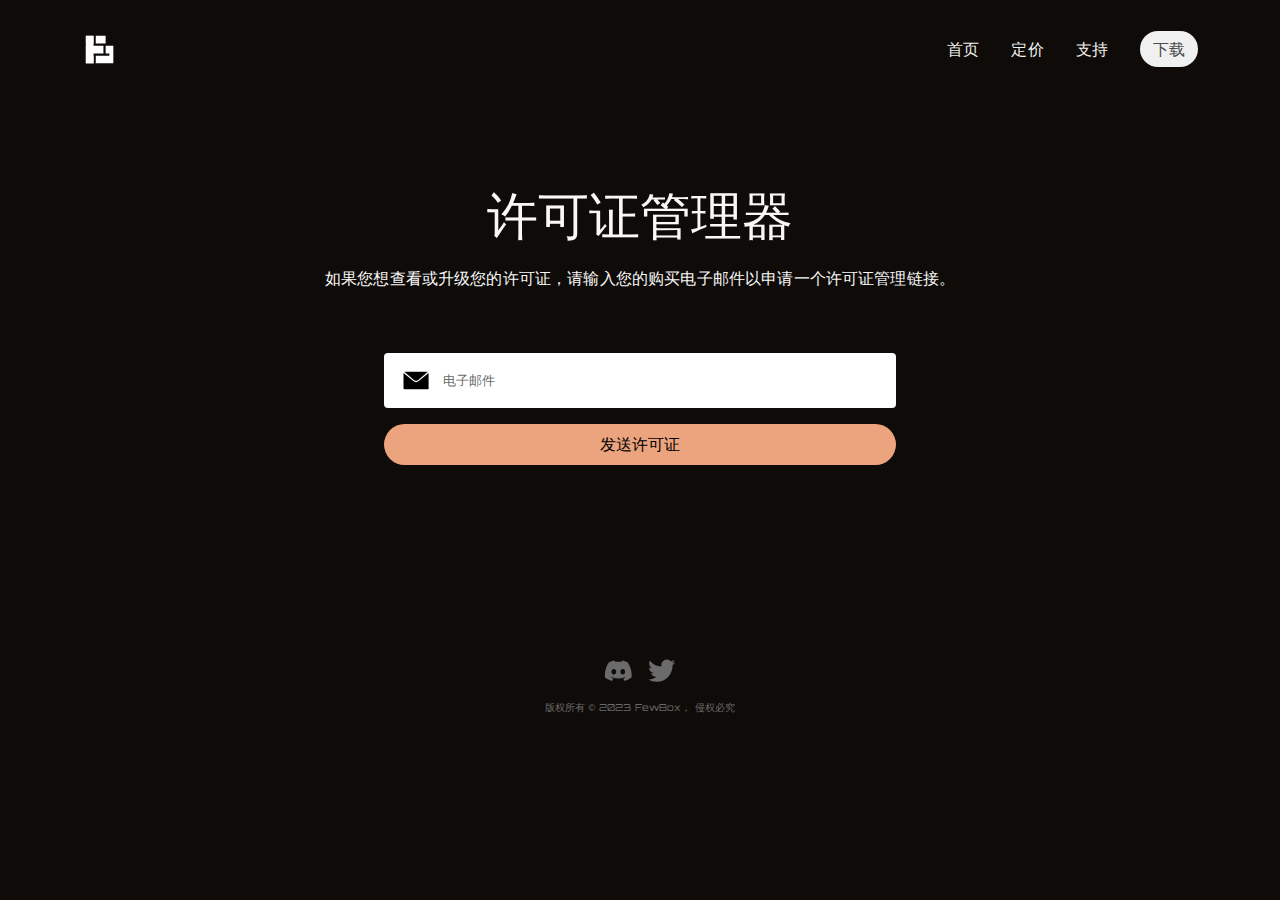
<file: license.html>
<!DOCTYPE html><html><head><meta charSet="utf-8"/><title>许可 | FewBox</title><link rel="shortcut icon" href="/favicon.ico"/><link rel="preconnect" href="https://fonts.googleapis.com"/><link rel="preconnect" href="https://fonts.gstatic.com"/><meta name="description"/><meta name="keywords"/><meta name="author"/><meta name="viewport"/><meta name="next-head-count" content="9"/><link rel="stylesheet" href="https://cdnjs.cloudflare.com/ajax/libs/animate.css/4.1.1/animate.min.css"/><link rel="preload" href="/_next/static/css/8229c51be3daddab.css" as="style"/><link rel="stylesheet" href="/_next/static/css/8229c51be3daddab.css" data-n-g=""/><noscript data-n-css=""></noscript><script defer="" nomodule="" src="/_next/static/chunks/polyfills-c67a75d1b6f99dc8.js"></script><script src="/_next/static/chunks/webpack-94547de1949c56d7.js" defer=""></script><script src="/_next/static/chunks/framework-50116e63224baba2.js" defer=""></script><script src="/_next/static/chunks/main-47c0a74dd876f8ce.js" defer=""></script><script src="/_next/static/chunks/pages/_app-f267cf13fc3b1471.js" defer=""></script><script src="/_next/static/chunks/121-1d15f2ee6740b70b.js" defer=""></script><script src="/_next/static/chunks/pages/license-c9ade18de6a2f3ff.js" defer=""></script><script src="/_next/static/a6vV4zFWKUi_gcVCoynMC/_buildManifest.js" defer=""></script><script src="/_next/static/a6vV4zFWKUi_gcVCoynMC/_ssgManifest.js" defer=""></script></head><body><div id="__next"><div></div><div class="position-window-center"><div class="v-ybase flex flex-direction-column flex-wrap-nowrap flex-justify-content-flex-start flex-align-items-stretch flex-align-content-flex-start" style="display:none;font-family:&#x27;Orbitron&#x27;, sans-serif;cursor:inherit"><div class="position-self-custom" style="top:-undefined;right:-1em;bottom:-1.8em;left:-undefined;z-index:8888"><svg viewBox="0 0 256 256" fill="none" xmlns="http://www.w3.org/2000/svg" class="v-svg-circle font-size-extra-large red-background white-front white-border" style="border-width:2px;border-style:solid;border-color:white;padding:0.4em;font-family:&#x27;Orbitron&#x27;, sans-serif;cursor:inherit"><path d="M150.83 32.212C148.17 29.55 144.888 28 141.341 28h-26.607c-3.77 0-7.198 1.55-9.859 4.212-2.442 2.66-3.875 6.095-3.875 9.865v99.445c0 3.77 1.431 6.961 3.873 9.621 2.661 2.44 6.089 3.635 9.861 3.635h26.607c3.547 0 6.829-1.195 9.49-3.634 2.661-2.661 4.168-5.851 4.168-9.622v-99.78c0-3.547-1.507-6.872-4.169-9.531v.001zm-22.791 142.573c-7.318 0-13.635 2.66-18.957 7.982-5.1 5.1-7.65 11.31-7.65 18.625 0 7.319 2.55 13.635 7.65 18.958 5.099 5.1 11.419 7.65 18.957 7.65 7.319 0 13.526-2.219 18.626-7.319 5.322-5.322 7.982-11.754 7.982-19.292 0-7.094-2.329-13.304-7.65-18.625-5.101-5.318-11.419-7.979-18.958-7.979z" fill="currentColor"></path></svg></div><div class="position-area-default undefined v-ybase red-background flex flex-direction-column flex-wrap-nowrap flex-justify-content-flex-start flex-align-items-center flex-align-content-flex-start" style="border-radius:0.6em;padding:1.2em 2em 0.6em 2em;width:22em;font-family:&#x27;Orbitron&#x27;, sans-serif;cursor:inherit"><div class="position-area-right-top" style="z-index:9999"><svg viewBox="0 0 256 256" fill="none" xmlns="http://www.w3.org/2000/svg" class="v-svg-default font-size-super-small" style="font-family:&#x27;Orbitron&#x27;, sans-serif;cursor:pointer"><path d="M36.604 78.148c-11.472-11.472-11.472-30.072 0-41.544 11.472-11.472 30.072-11.472 41.544 0l141.248 141.248c11.472 11.472 11.472 30.072 0 41.544-11.472 11.472-30.072 11.472-41.544 0L36.604 78.148z" fill="currentColor"></path><path d="M177.852 36.604c11.472-11.472 30.072-11.472 41.544 0 11.472 11.472 11.472 30.072 0 41.544L78.148 219.396c-11.472 11.472-30.072 11.472-41.544 0-11.472-11.472-11.472-30.072 0-41.544L177.852 36.604z" fill="currentColor"></path></svg></div><div class="flex-item v-ybase flex flex-direction-column flex-wrap-nowrap flex-justify-content-flex-start flex-align-items-center flex-align-content-flex-start" style="font-family:&#x27;Orbitron&#x27;, sans-serif;cursor:inherit;gap:0.2em"><span class="flex-item v-label-center font-weight-black font-size-large" style="font-family:&#x27;Orbitron&#x27;, sans-serif"></span><a class="flex-item v-link" style="font-family:&#x27;Orbitron&#x27;, sans-serif" href="mailto:support@fewbox.com?subject= from FewBox&amp;body={Your Feedback Here}" target="_blank"><div class="v-xbase flex flex-wrap-nowrap flex-justify-content-center flex-align-items-center flex-align-content-flex-start" style="font-family:&#x27;Orbitron&#x27;, sans-serif;cursor:inherit;gap:0.6em"><span class="flex-item v-label" style="font-family:&#x27;Orbitron&#x27;, sans-serif"></span></div><span class="v-label font-size-small primary-front" style="font-family:&#x27;Orbitron&#x27;, sans-serif">support@fewbox.com</span></a></div></div></div></div><div class="v-ybase flex flex-direction-column flex-wrap-nowrap flex-justify-content-flex-start flex-align-items-center flex-align-content-flex-start" style="margin:0 0 6em 0;font-family:&#x27;Orbitron&#x27;, sans-serif;cursor:inherit"><div class="flex-item v-zone-extra-large" style="font-family:&#x27;Orbitron&#x27;, sans-serif"><header class="v-header" style="padding:2em 0;font-family:&#x27;Orbitron&#x27;, sans-serif"><div class="v-xbase flex flex-wrap-nowrap flex-justify-content-space-between flex-align-items-center flex-align-content-flex-start" style="font-family:&#x27;Orbitron&#x27;, sans-serif;cursor:inherit"><a class="flex-item" href="/"><svg xmlns="http://www.w3.org/2000/svg" viewBox="0 0 256 256" fill="none" class="v-svg-default white-front" style="font-family:&#x27;Orbitron&#x27;, sans-serif;cursor:inherit"><path fill-rule="evenodd" clip-rule="evenodd" d="M28 100h128v56H55v16h29v56H28V100zm72 72v56h128V100h-56v56h27v16h-99zM84 28H28v56h56V28zm16 0v56h72V28h-72z" fill="currentColor"></path><path fill="currentColor" d="M28 228V28h56v200z"></path></svg></a><div class="flex-item v-xbase flex flex-wrap-nowrap flex-justify-content-flex-start flex-align-items-center flex-align-content-flex-start" style="font-family:&#x27;Orbitron&#x27;, sans-serif;cursor:inherit;gap:2em"><a class="flex-item" style="flex-grow:1" href="/"><span class="v-label light-front" style="font-family:&#x27;Orbitron&#x27;, sans-serif">首页</span></a><a class="flex-item v-link" style="flex-grow:1;font-family:&#x27;Orbitron&#x27;, sans-serif" href="/pricing" target="_self"><div class="v-xbase flex flex-wrap-nowrap flex-justify-content-center flex-align-items-center flex-align-content-flex-start" style="font-family:&#x27;Orbitron&#x27;, sans-serif;cursor:inherit;gap:0.6em"><span class="flex-item v-label" style="font-family:&#x27;Orbitron&#x27;, sans-serif"></span></div><span class="v-label light-front" style="font-family:&#x27;Orbitron&#x27;, sans-serif">定价</span></a><a class="flex-item" style="flex-grow:1" href="/support"><span class="v-label light-front" style="font-family:&#x27;Orbitron&#x27;, sans-serif">支持</span></a><a class="flex-item" style="flex-grow:1" href="/download"><span class="v-label light-background dark-front" style="border-radius:2em;padding:0.5em 0.8em;font-family:&#x27;Orbitron&#x27;, sans-serif">下载</span></a></div></div></header><section class="v-section" style="padding:5em 0;font-family:&#x27;Orbitron&#x27;, sans-serif"><div class="v-ybase flex flex-direction-column flex-wrap-nowrap flex-justify-content-flex-start flex-align-items-center flex-align-content-flex-start" style="padding:0 0 2em 0;font-family:&#x27;Orbitron&#x27;, sans-serif;cursor:inherit;gap:1em"><span class="flex-item v-label font-size-super-large" style="font-family:&#x27;Orbitron&#x27;, sans-serif">许可证管理器</span><span class="flex-item v-label font-size-normal" style="font-family:&#x27;Orbitron&#x27;, sans-serif">如果您想查看或升级您的许可证，请输入您的购买电子邮件以申请一个许可证管理链接。</span></div><div class="v-ybase flex flex-direction-column flex-wrap-nowrap flex-justify-content-flex-start flex-align-items-center flex-align-content-flex-start" style="padding:2em 0 0 0;font-family:&#x27;Orbitron&#x27;, sans-serif;cursor:inherit"><form class="v-form"><div class="v-ybase flex flex-direction-column flex-wrap-nowrap flex-justify-content-flex-start flex-align-items-stretch flex-align-content-flex-start" style="width:32em;font-family:&#x27;Orbitron&#x27;, sans-serif;cursor:inherit;gap:1em"><div class="flex-item v-input v-email white-background white-before-background white-after-background black-front black-before-front black-after-front transparent-border" style="font-family:&#x27;Orbitron&#x27;, sans-serif"><div class="v-ybase flex flex-direction-column flex-wrap-nowrap flex-justify-content-flex-start flex-align-items-stretch flex-align-content-flex-start" style="font-family:&#x27;Orbitron&#x27;, sans-serif;cursor:inherit"><div class="flex-item v-xbase flex flex-wrap-nowrap flex-justify-content-flex-start flex-align-items-center flex-align-content-flex-start" style="font-family:&#x27;Orbitron&#x27;, sans-serif;cursor:inherit;gap:0.6em"><svg viewBox="0 0 256 256" fill="none" xmlns="http://www.w3.org/2000/svg" class="flex-item v-svg-default" style="font-family:&#x27;Orbitron&#x27;, sans-serif;cursor:inherit"><path d="m228 66.809-78.239 65.284c-12.953 10.881-30.571 10.881-43.522 0L28 66.809v124.869c0 3.627 3.108 6.218 6.218 6.218H221.78c3.627 0 6.217-2.59 6.217-6.218V66.808H228z" fill="currentColor"></path><path d="m33.702 58 79.274 66.319c8.807 7.253 21.243 7.253 30.571 0L222.303 58h-188.6z" fill="currentColor"></path></svg><input class="flex-item" required="" placeholder="电子邮件" type="email" id="client.email" name="client.email"/></div></div></div><div class="flex-item v-submit primary-background black-front" style="border-radius:3em;font-family:&#x27;Orbitron&#x27;, sans-serif"><div class="v-xbase flex flex-wrap-nowrap flex-justify-content-center flex-align-items-center flex-align-content-flex-start" style="font-family:&#x27;Orbitron&#x27;, sans-serif;cursor:inherit"><span class="flex-item">发送许可证</span></div><input formnovalidate="" type="submit" class="flex-item v-submit primary-background black-front" style="border-radius:3em;font-family:&#x27;Orbitron&#x27;, sans-serif"/></div></div></form></div></section></div></div><div class="v-ybase flex flex-direction-column flex-wrap-nowrap flex-justify-content-flex-start flex-align-items-center flex-align-content-flex-start" style="padding:1em;font-family:&#x27;Orbitron&#x27;, sans-serif;cursor:inherit;gap:1em"><div class="flex-item v-xbase flex flex-wrap-nowrap flex-justify-content-flex-start flex-align-items-center flex-align-content-flex-start" style="font-family:&#x27;Orbitron&#x27;, sans-serif;cursor:inherit;gap:1em"><a class="flex-item v-link" style="flex-grow:1;font-family:&#x27;Orbitron&#x27;, sans-serif" href="https://discord.com/channels/966528814245097522/966528814698090568" target="_blank"><div class="v-xbase flex flex-wrap-nowrap flex-justify-content-center flex-align-items-center flex-align-content-flex-start" style="font-family:&#x27;Orbitron&#x27;, sans-serif;cursor:inherit;gap:0.6em"><span class="flex-item v-label" style="font-family:&#x27;Orbitron&#x27;, sans-serif"></span></div><svg viewBox="0 0 32 32" fill="none" xmlns="http://www.w3.org/2000/svg" class="v-svg-default font-size-small placeholder-front" style="font-family:&#x27;Orbitron&#x27;, sans-serif;cursor:inherit"><path d="M26.82 5.96c3.439 5.057 5.137 10.76 4.502 17.327a.099.099 0 0 1-.04.07 25.174 25.174 0 0 1-7.616 3.843.098.098 0 0 1-.107-.037 20.305 20.305 0 0 1-1.554-2.528.097.097 0 0 1 .051-.135 15.69 15.69 0 0 0 2.377-1.13.098.098 0 0 0 .009-.163c-.161-.12-.32-.245-.474-.37a.093.093 0 0 0-.099-.013c-4.925 2.275-10.32 2.275-15.305 0a.095.095 0 0 0-.098.014c-.152.125-.312.25-.472.37a.097.097 0 0 0 .01.161 16.61 16.61 0 0 0 2.376 1.132c.053.02.079.082.052.134-.448.887-.97 1.73-1.555 2.53a.1.1 0 0 1-.107.035c-2.477-.77-5-1.93-7.605-3.843a.103.103 0 0 1-.04-.071c-.53-5.68.552-11.431 4.5-17.327a.089.089 0 0 1 .04-.035 25.057 25.057 0 0 1 6.2-1.922.098.098 0 0 1 .099.047c.268.476.576 1.086.784 1.585 2.292-.35 4.62-.35 6.962 0 .207-.489.504-1.11.771-1.585a.094.094 0 0 1 .1-.047 25.116 25.116 0 0 1 6.199 1.922c.017.007.03.019.04.036zm-12.907 10.8c.024-1.68-1.2-3.07-2.737-3.07-1.524 0-2.736 1.378-2.736 3.07 0 1.69 1.236 3.067 2.736 3.067 1.525 0 2.737-1.377 2.737-3.068zm10.119 0c.024-1.68-1.2-3.07-2.737-3.07-1.524 0-2.737 1.378-2.737 3.07 0 1.69 1.237 3.067 2.737 3.067 1.537 0 2.737-1.377 2.737-3.068z" fill="currentColor"></path></svg></a><a class="flex-item v-link" style="flex-grow:1;font-family:&#x27;Orbitron&#x27;, sans-serif" href="https://twitter.com/fewbox" target="_blank"><div class="v-xbase flex flex-wrap-nowrap flex-justify-content-center flex-align-items-center flex-align-content-flex-start" style="font-family:&#x27;Orbitron&#x27;, sans-serif;cursor:inherit;gap:0.6em"><span class="flex-item v-label" style="font-family:&#x27;Orbitron&#x27;, sans-serif"></span></div><svg viewBox="0 0 32 32" fill="none" xmlns="http://www.w3.org/2000/svg" class="v-svg-default font-size-small placeholder-front" style="font-family:&#x27;Orbitron&#x27;, sans-serif;cursor:inherit"><path d="M9.75 28.203c11.698 0 18.095-9.695 18.095-18.103 0-.275-.005-.55-.018-.822A12.936 12.936 0 0 0 31 5.983c-1.14.507-2.366.848-3.652 1.002a6.385 6.385 0 0 0 2.796-3.52 12.754 12.754 0 0 1-4.038 1.545 6.362 6.362 0 0 0-10.838 5.802 18.058 18.058 0 0 1-13.11-6.647 6.347 6.347 0 0 0-.862 3.198 6.358 6.358 0 0 0 2.83 5.296 6.31 6.31 0 0 1-2.88-.796l-.001.081a6.363 6.363 0 0 0 5.103 6.237 6.364 6.364 0 0 1-2.873.11 6.367 6.367 0 0 0 5.941 4.418 12.757 12.757 0 0 1-7.899 2.724A13.04 13.04 0 0 1 0 25.345a17.998 17.998 0 0 0 9.75 2.858" fill="currentColor"></path></svg></a></div><span class="flex-item v-label font-size-extra-small placeholder-front" style="font-family:&#x27;Orbitron&#x27;, sans-serif">版权所有 © 2023 FewBox， 侵权必究</span></div></div><script id="__NEXT_DATA__" type="application/json">{"props":{"pageProps":{}},"page":"/license","query":{},"buildId":"a6vV4zFWKUi_gcVCoynMC","nextExport":true,"autoExport":true,"isFallback":false,"scriptLoader":[]}</script></body></html>
</file>
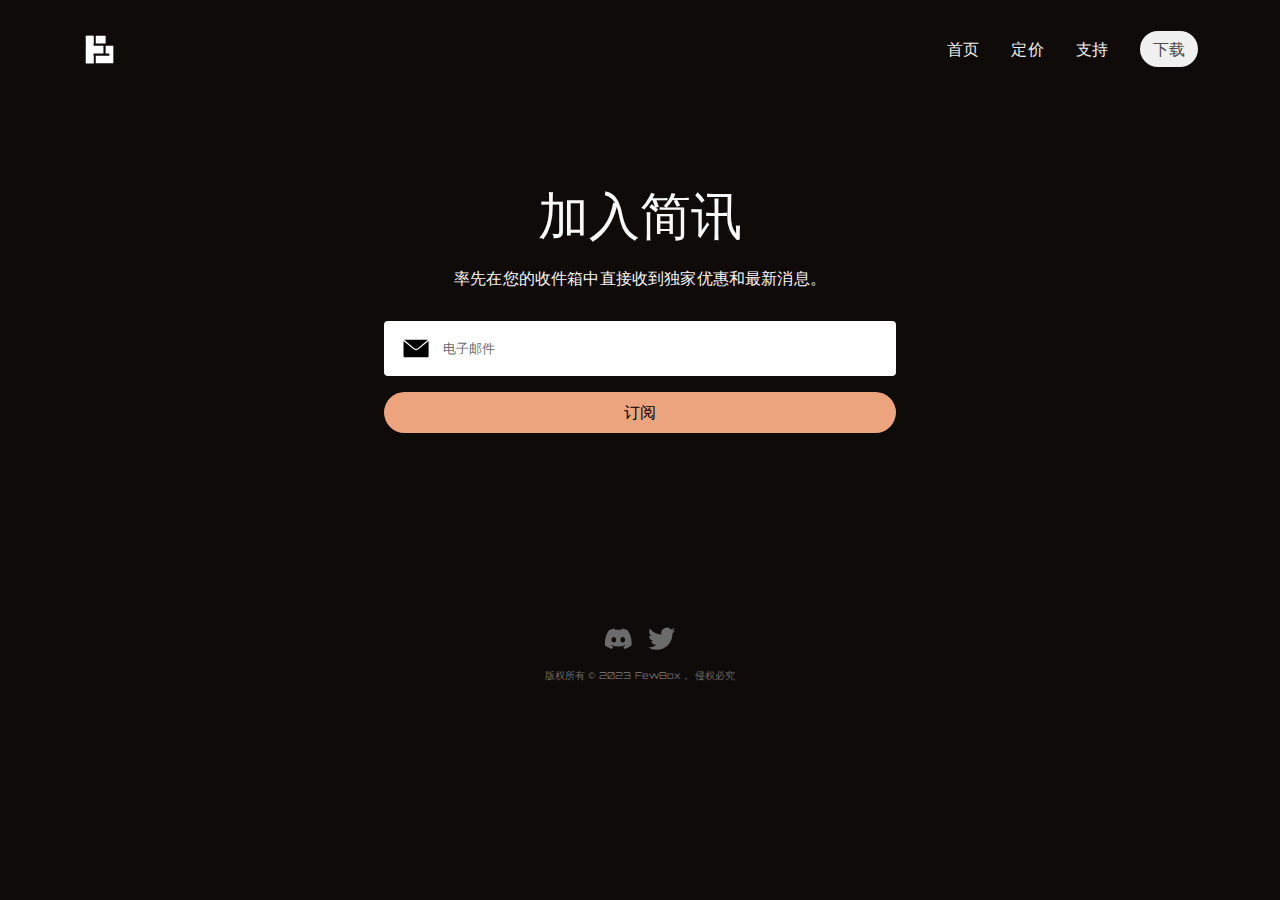
<file: newsletter.html>
<!DOCTYPE html><html><head><meta charSet="utf-8"/><title>简讯 | FewBox</title><link rel="shortcut icon" href="/favicon.ico"/><link rel="preconnect" href="https://fonts.googleapis.com"/><link rel="preconnect" href="https://fonts.gstatic.com"/><meta name="description"/><meta name="keywords"/><meta name="author"/><meta name="viewport"/><meta name="next-head-count" content="9"/><link rel="stylesheet" href="https://cdnjs.cloudflare.com/ajax/libs/animate.css/4.1.1/animate.min.css"/><link rel="preload" href="/_next/static/css/8229c51be3daddab.css" as="style"/><link rel="stylesheet" href="/_next/static/css/8229c51be3daddab.css" data-n-g=""/><noscript data-n-css=""></noscript><script defer="" nomodule="" src="/_next/static/chunks/polyfills-c67a75d1b6f99dc8.js"></script><script src="/_next/static/chunks/webpack-94547de1949c56d7.js" defer=""></script><script src="/_next/static/chunks/framework-50116e63224baba2.js" defer=""></script><script src="/_next/static/chunks/main-47c0a74dd876f8ce.js" defer=""></script><script src="/_next/static/chunks/pages/_app-f267cf13fc3b1471.js" defer=""></script><script src="/_next/static/chunks/121-1d15f2ee6740b70b.js" defer=""></script><script src="/_next/static/chunks/pages/newsletter-822ce4c5f3af48f5.js" defer=""></script><script src="/_next/static/a6vV4zFWKUi_gcVCoynMC/_buildManifest.js" defer=""></script><script src="/_next/static/a6vV4zFWKUi_gcVCoynMC/_ssgManifest.js" defer=""></script></head><body><div id="__next"><div></div><div class="position-window-center"><div class="v-ybase flex flex-direction-column flex-wrap-nowrap flex-justify-content-flex-start flex-align-items-stretch flex-align-content-flex-start" style="display:none;font-family:&#x27;Orbitron&#x27;, sans-serif;cursor:inherit"><div class="position-self-custom" style="top:-undefined;right:-1em;bottom:-1.8em;left:-undefined;z-index:8888"><svg viewBox="0 0 256 256" fill="none" xmlns="http://www.w3.org/2000/svg" class="v-svg-circle font-size-extra-large red-background white-front white-border" style="border-width:2px;border-style:solid;border-color:white;padding:0.4em;font-family:&#x27;Orbitron&#x27;, sans-serif;cursor:inherit"><path d="M150.83 32.212C148.17 29.55 144.888 28 141.341 28h-26.607c-3.77 0-7.198 1.55-9.859 4.212-2.442 2.66-3.875 6.095-3.875 9.865v99.445c0 3.77 1.431 6.961 3.873 9.621 2.661 2.44 6.089 3.635 9.861 3.635h26.607c3.547 0 6.829-1.195 9.49-3.634 2.661-2.661 4.168-5.851 4.168-9.622v-99.78c0-3.547-1.507-6.872-4.169-9.531v.001zm-22.791 142.573c-7.318 0-13.635 2.66-18.957 7.982-5.1 5.1-7.65 11.31-7.65 18.625 0 7.319 2.55 13.635 7.65 18.958 5.099 5.1 11.419 7.65 18.957 7.65 7.319 0 13.526-2.219 18.626-7.319 5.322-5.322 7.982-11.754 7.982-19.292 0-7.094-2.329-13.304-7.65-18.625-5.101-5.318-11.419-7.979-18.958-7.979z" fill="currentColor"></path></svg></div><div class="position-area-default undefined v-ybase red-background flex flex-direction-column flex-wrap-nowrap flex-justify-content-flex-start flex-align-items-center flex-align-content-flex-start" style="border-radius:0.6em;padding:1.2em 2em 0.6em 2em;width:22em;font-family:&#x27;Orbitron&#x27;, sans-serif;cursor:inherit"><div class="position-area-right-top" style="z-index:9999"><svg viewBox="0 0 256 256" fill="none" xmlns="http://www.w3.org/2000/svg" class="v-svg-default font-size-super-small" style="font-family:&#x27;Orbitron&#x27;, sans-serif;cursor:pointer"><path d="M36.604 78.148c-11.472-11.472-11.472-30.072 0-41.544 11.472-11.472 30.072-11.472 41.544 0l141.248 141.248c11.472 11.472 11.472 30.072 0 41.544-11.472 11.472-30.072 11.472-41.544 0L36.604 78.148z" fill="currentColor"></path><path d="M177.852 36.604c11.472-11.472 30.072-11.472 41.544 0 11.472 11.472 11.472 30.072 0 41.544L78.148 219.396c-11.472 11.472-30.072 11.472-41.544 0-11.472-11.472-11.472-30.072 0-41.544L177.852 36.604z" fill="currentColor"></path></svg></div><div class="flex-item v-ybase flex flex-direction-column flex-wrap-nowrap flex-justify-content-flex-start flex-align-items-center flex-align-content-flex-start" style="font-family:&#x27;Orbitron&#x27;, sans-serif;cursor:inherit;gap:0.2em"><span class="flex-item v-label-center font-weight-black font-size-large" style="font-family:&#x27;Orbitron&#x27;, sans-serif"></span><a class="flex-item v-link" style="font-family:&#x27;Orbitron&#x27;, sans-serif" href="mailto:support@fewbox.com?subject= from FewBox&amp;body={Your Feedback Here}" target="_blank"><div class="v-xbase flex flex-wrap-nowrap flex-justify-content-center flex-align-items-center flex-align-content-flex-start" style="font-family:&#x27;Orbitron&#x27;, sans-serif;cursor:inherit;gap:0.6em"><span class="flex-item v-label" style="font-family:&#x27;Orbitron&#x27;, sans-serif"></span></div><span class="v-label font-size-small primary-front" style="font-family:&#x27;Orbitron&#x27;, sans-serif">support@fewbox.com</span></a></div></div></div></div><div class="v-ybase flex flex-direction-column flex-wrap-nowrap flex-justify-content-flex-start flex-align-items-center flex-align-content-flex-start" style="margin:0 0 6em 0;font-family:&#x27;Orbitron&#x27;, sans-serif;cursor:inherit"><div class="flex-item v-zone-extra-large" style="font-family:&#x27;Orbitron&#x27;, sans-serif"><header class="v-header" style="padding:2em 0;font-family:&#x27;Orbitron&#x27;, sans-serif"><div class="v-xbase flex flex-wrap-nowrap flex-justify-content-space-between flex-align-items-center flex-align-content-flex-start" style="font-family:&#x27;Orbitron&#x27;, sans-serif;cursor:inherit"><a class="flex-item" href="/"><svg xmlns="http://www.w3.org/2000/svg" viewBox="0 0 256 256" fill="none" class="v-svg-default white-front" style="font-family:&#x27;Orbitron&#x27;, sans-serif;cursor:inherit"><path fill-rule="evenodd" clip-rule="evenodd" d="M28 100h128v56H55v16h29v56H28V100zm72 72v56h128V100h-56v56h27v16h-99zM84 28H28v56h56V28zm16 0v56h72V28h-72z" fill="currentColor"></path><path fill="currentColor" d="M28 228V28h56v200z"></path></svg></a><div class="flex-item v-xbase flex flex-wrap-nowrap flex-justify-content-flex-start flex-align-items-center flex-align-content-flex-start" style="font-family:&#x27;Orbitron&#x27;, sans-serif;cursor:inherit;gap:2em"><a class="flex-item" style="flex-grow:1" href="/"><span class="v-label light-front" style="font-family:&#x27;Orbitron&#x27;, sans-serif">首页</span></a><a class="flex-item v-link" style="flex-grow:1;font-family:&#x27;Orbitron&#x27;, sans-serif" href="/pricing" target="_self"><div class="v-xbase flex flex-wrap-nowrap flex-justify-content-center flex-align-items-center flex-align-content-flex-start" style="font-family:&#x27;Orbitron&#x27;, sans-serif;cursor:inherit;gap:0.6em"><span class="flex-item v-label" style="font-family:&#x27;Orbitron&#x27;, sans-serif"></span></div><span class="v-label light-front" style="font-family:&#x27;Orbitron&#x27;, sans-serif">定价</span></a><a class="flex-item" style="flex-grow:1" href="/support"><span class="v-label light-front" style="font-family:&#x27;Orbitron&#x27;, sans-serif">支持</span></a><a class="flex-item" style="flex-grow:1" href="/download"><span class="v-label light-background dark-front" style="border-radius:2em;padding:0.5em 0.8em;font-family:&#x27;Orbitron&#x27;, sans-serif">下载</span></a></div></div></header><section class="v-section" style="padding:5em 0;font-family:&#x27;Orbitron&#x27;, sans-serif"><div class="v-ybase flex flex-direction-column flex-wrap-nowrap flex-justify-content-flex-start flex-align-items-center flex-align-content-flex-start" style="padding:0 0 2em 0;font-family:&#x27;Orbitron&#x27;, sans-serif;cursor:inherit;gap:1em"><span class="flex-item v-label font-size-super-large" style="font-family:&#x27;Orbitron&#x27;, sans-serif">加入简讯</span><span class="flex-item v-label font-size-normal" style="font-family:&#x27;Orbitron&#x27;, sans-serif">率先在您的收件箱中直接收到独家优惠和最新消息。</span></div><div class="v-xbase flex flex-wrap-nowrap flex-justify-content-center flex-align-items-center flex-align-content-flex-start" style="font-family:&#x27;Orbitron&#x27;, sans-serif;cursor:inherit"><form class="v-form"><div class="v-ybase flex flex-direction-column flex-wrap-nowrap flex-justify-content-flex-start flex-align-items-stretch flex-align-content-flex-start" style="width:32em;font-family:&#x27;Orbitron&#x27;, sans-serif;cursor:inherit;gap:1em"><div class="flex-item v-input v-email white-background white-before-background white-after-background black-front black-before-front black-after-front transparent-border" style="font-family:&#x27;Orbitron&#x27;, sans-serif"><div class="v-ybase flex flex-direction-column flex-wrap-nowrap flex-justify-content-flex-start flex-align-items-stretch flex-align-content-flex-start" style="font-family:&#x27;Orbitron&#x27;, sans-serif;cursor:inherit"><div class="flex-item v-xbase flex flex-wrap-nowrap flex-justify-content-flex-start flex-align-items-center flex-align-content-flex-start" style="font-family:&#x27;Orbitron&#x27;, sans-serif;cursor:inherit;gap:0.6em"><svg viewBox="0 0 256 256" fill="none" xmlns="http://www.w3.org/2000/svg" class="flex-item v-svg-default" style="font-family:&#x27;Orbitron&#x27;, sans-serif;cursor:inherit"><path d="m228 66.809-78.239 65.284c-12.953 10.881-30.571 10.881-43.522 0L28 66.809v124.869c0 3.627 3.108 6.218 6.218 6.218H221.78c3.627 0 6.217-2.59 6.217-6.218V66.808H228z" fill="currentColor"></path><path d="m33.702 58 79.274 66.319c8.807 7.253 21.243 7.253 30.571 0L222.303 58h-188.6z" fill="currentColor"></path></svg><input class="flex-item" required="" placeholder="电子邮件" type="email" id="client.email" name="client.email"/></div></div></div><div class="flex-item v-submit primary-background black-front" style="border-radius:3em;font-family:&#x27;Orbitron&#x27;, sans-serif"><div class="v-xbase flex flex-wrap-nowrap flex-justify-content-center flex-align-items-center flex-align-content-flex-start" style="font-family:&#x27;Orbitron&#x27;, sans-serif;cursor:inherit"><span class="flex-item">订阅</span></div><input formnovalidate="" type="submit" class="flex-item v-submit primary-background black-front" style="border-radius:3em;font-family:&#x27;Orbitron&#x27;, sans-serif"/></div></div></form></div></section></div></div><div class="v-ybase flex flex-direction-column flex-wrap-nowrap flex-justify-content-flex-start flex-align-items-center flex-align-content-flex-start" style="padding:1em;font-family:&#x27;Orbitron&#x27;, sans-serif;cursor:inherit;gap:1em"><div class="flex-item v-xbase flex flex-wrap-nowrap flex-justify-content-flex-start flex-align-items-center flex-align-content-flex-start" style="font-family:&#x27;Orbitron&#x27;, sans-serif;cursor:inherit;gap:1em"><a class="flex-item v-link" style="flex-grow:1;font-family:&#x27;Orbitron&#x27;, sans-serif" href="https://discord.com/channels/966528814245097522/966528814698090568" target="_blank"><div class="v-xbase flex flex-wrap-nowrap flex-justify-content-center flex-align-items-center flex-align-content-flex-start" style="font-family:&#x27;Orbitron&#x27;, sans-serif;cursor:inherit;gap:0.6em"><span class="flex-item v-label" style="font-family:&#x27;Orbitron&#x27;, sans-serif"></span></div><svg viewBox="0 0 32 32" fill="none" xmlns="http://www.w3.org/2000/svg" class="v-svg-default font-size-small placeholder-front" style="font-family:&#x27;Orbitron&#x27;, sans-serif;cursor:inherit"><path d="M26.82 5.96c3.439 5.057 5.137 10.76 4.502 17.327a.099.099 0 0 1-.04.07 25.174 25.174 0 0 1-7.616 3.843.098.098 0 0 1-.107-.037 20.305 20.305 0 0 1-1.554-2.528.097.097 0 0 1 .051-.135 15.69 15.69 0 0 0 2.377-1.13.098.098 0 0 0 .009-.163c-.161-.12-.32-.245-.474-.37a.093.093 0 0 0-.099-.013c-4.925 2.275-10.32 2.275-15.305 0a.095.095 0 0 0-.098.014c-.152.125-.312.25-.472.37a.097.097 0 0 0 .01.161 16.61 16.61 0 0 0 2.376 1.132c.053.02.079.082.052.134-.448.887-.97 1.73-1.555 2.53a.1.1 0 0 1-.107.035c-2.477-.77-5-1.93-7.605-3.843a.103.103 0 0 1-.04-.071c-.53-5.68.552-11.431 4.5-17.327a.089.089 0 0 1 .04-.035 25.057 25.057 0 0 1 6.2-1.922.098.098 0 0 1 .099.047c.268.476.576 1.086.784 1.585 2.292-.35 4.62-.35 6.962 0 .207-.489.504-1.11.771-1.585a.094.094 0 0 1 .1-.047 25.116 25.116 0 0 1 6.199 1.922c.017.007.03.019.04.036zm-12.907 10.8c.024-1.68-1.2-3.07-2.737-3.07-1.524 0-2.736 1.378-2.736 3.07 0 1.69 1.236 3.067 2.736 3.067 1.525 0 2.737-1.377 2.737-3.068zm10.119 0c.024-1.68-1.2-3.07-2.737-3.07-1.524 0-2.737 1.378-2.737 3.07 0 1.69 1.237 3.067 2.737 3.067 1.537 0 2.737-1.377 2.737-3.068z" fill="currentColor"></path></svg></a><a class="flex-item v-link" style="flex-grow:1;font-family:&#x27;Orbitron&#x27;, sans-serif" href="https://twitter.com/fewbox" target="_blank"><div class="v-xbase flex flex-wrap-nowrap flex-justify-content-center flex-align-items-center flex-align-content-flex-start" style="font-family:&#x27;Orbitron&#x27;, sans-serif;cursor:inherit;gap:0.6em"><span class="flex-item v-label" style="font-family:&#x27;Orbitron&#x27;, sans-serif"></span></div><svg viewBox="0 0 32 32" fill="none" xmlns="http://www.w3.org/2000/svg" class="v-svg-default font-size-small placeholder-front" style="font-family:&#x27;Orbitron&#x27;, sans-serif;cursor:inherit"><path d="M9.75 28.203c11.698 0 18.095-9.695 18.095-18.103 0-.275-.005-.55-.018-.822A12.936 12.936 0 0 0 31 5.983c-1.14.507-2.366.848-3.652 1.002a6.385 6.385 0 0 0 2.796-3.52 12.754 12.754 0 0 1-4.038 1.545 6.362 6.362 0 0 0-10.838 5.802 18.058 18.058 0 0 1-13.11-6.647 6.347 6.347 0 0 0-.862 3.198 6.358 6.358 0 0 0 2.83 5.296 6.31 6.31 0 0 1-2.88-.796l-.001.081a6.363 6.363 0 0 0 5.103 6.237 6.364 6.364 0 0 1-2.873.11 6.367 6.367 0 0 0 5.941 4.418 12.757 12.757 0 0 1-7.899 2.724A13.04 13.04 0 0 1 0 25.345a17.998 17.998 0 0 0 9.75 2.858" fill="currentColor"></path></svg></a></div><span class="flex-item v-label font-size-extra-small placeholder-front" style="font-family:&#x27;Orbitron&#x27;, sans-serif">版权所有 © 2023 FewBox， 侵权必究</span></div></div><script id="__NEXT_DATA__" type="application/json">{"props":{"pageProps":{}},"page":"/newsletter","query":{},"buildId":"a6vV4zFWKUi_gcVCoynMC","nextExport":true,"autoExport":true,"isFallback":false,"scriptLoader":[]}</script></body></html>
</file>
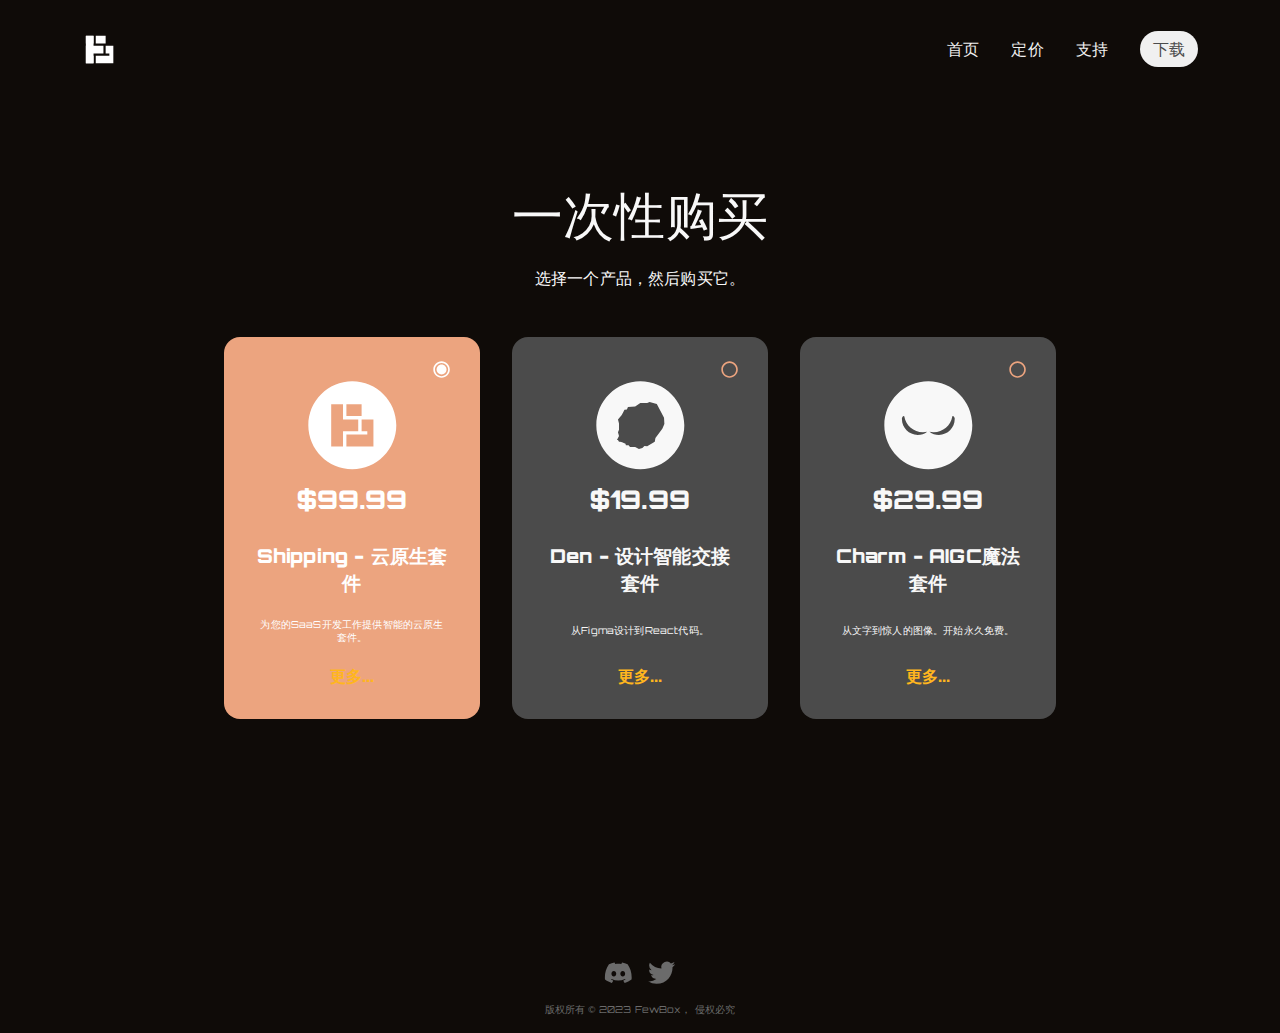
<file: pricing-onetime.html>
<!DOCTYPE html><html><head><meta charSet="utf-8"/><title>一次性购买 | FewBox</title><link rel="shortcut icon" href="/favicon.ico"/><link rel="preconnect" href="https://fonts.googleapis.com"/><link rel="preconnect" href="https://fonts.gstatic.com"/><meta name="description"/><meta name="keywords"/><meta name="author"/><meta name="viewport"/><meta name="next-head-count" content="9"/><link rel="stylesheet" href="https://cdnjs.cloudflare.com/ajax/libs/animate.css/4.1.1/animate.min.css"/><link rel="preload" href="/_next/static/css/8229c51be3daddab.css" as="style"/><link rel="stylesheet" href="/_next/static/css/8229c51be3daddab.css" data-n-g=""/><noscript data-n-css=""></noscript><script defer="" nomodule="" src="/_next/static/chunks/polyfills-c67a75d1b6f99dc8.js"></script><script src="/_next/static/chunks/webpack-94547de1949c56d7.js" defer=""></script><script src="/_next/static/chunks/framework-50116e63224baba2.js" defer=""></script><script src="/_next/static/chunks/main-47c0a74dd876f8ce.js" defer=""></script><script src="/_next/static/chunks/pages/_app-f267cf13fc3b1471.js" defer=""></script><script src="/_next/static/chunks/121-1d15f2ee6740b70b.js" defer=""></script><script src="/_next/static/chunks/pages/pricing-onetime-ae9bf8a4141342e9.js" defer=""></script><script src="/_next/static/a6vV4zFWKUi_gcVCoynMC/_buildManifest.js" defer=""></script><script src="/_next/static/a6vV4zFWKUi_gcVCoynMC/_ssgManifest.js" defer=""></script></head><body><div id="__next"><div></div><div class="position-window-center"><div class="v-ybase flex flex-direction-column flex-wrap-nowrap flex-justify-content-flex-start flex-align-items-stretch flex-align-content-flex-start" style="display:none;font-family:&#x27;Orbitron&#x27;, sans-serif;cursor:inherit"><div class="position-self-custom" style="top:-undefined;right:-1em;bottom:-1.8em;left:-undefined;z-index:8888"><svg viewBox="0 0 256 256" fill="none" xmlns="http://www.w3.org/2000/svg" class="v-svg-circle font-size-extra-large red-background white-front white-border" style="border-width:2px;border-style:solid;border-color:white;padding:0.4em;font-family:&#x27;Orbitron&#x27;, sans-serif;cursor:inherit"><path d="M150.83 32.212C148.17 29.55 144.888 28 141.341 28h-26.607c-3.77 0-7.198 1.55-9.859 4.212-2.442 2.66-3.875 6.095-3.875 9.865v99.445c0 3.77 1.431 6.961 3.873 9.621 2.661 2.44 6.089 3.635 9.861 3.635h26.607c3.547 0 6.829-1.195 9.49-3.634 2.661-2.661 4.168-5.851 4.168-9.622v-99.78c0-3.547-1.507-6.872-4.169-9.531v.001zm-22.791 142.573c-7.318 0-13.635 2.66-18.957 7.982-5.1 5.1-7.65 11.31-7.65 18.625 0 7.319 2.55 13.635 7.65 18.958 5.099 5.1 11.419 7.65 18.957 7.65 7.319 0 13.526-2.219 18.626-7.319 5.322-5.322 7.982-11.754 7.982-19.292 0-7.094-2.329-13.304-7.65-18.625-5.101-5.318-11.419-7.979-18.958-7.979z" fill="currentColor"></path></svg></div><div class="position-area-default undefined v-ybase red-background flex flex-direction-column flex-wrap-nowrap flex-justify-content-flex-start flex-align-items-center flex-align-content-flex-start" style="border-radius:0.6em;padding:1.2em 2em 0.6em 2em;width:22em;font-family:&#x27;Orbitron&#x27;, sans-serif;cursor:inherit"><div class="position-area-right-top" style="z-index:9999"><svg viewBox="0 0 256 256" fill="none" xmlns="http://www.w3.org/2000/svg" class="v-svg-default font-size-super-small" style="font-family:&#x27;Orbitron&#x27;, sans-serif;cursor:pointer"><path d="M36.604 78.148c-11.472-11.472-11.472-30.072 0-41.544 11.472-11.472 30.072-11.472 41.544 0l141.248 141.248c11.472 11.472 11.472 30.072 0 41.544-11.472 11.472-30.072 11.472-41.544 0L36.604 78.148z" fill="currentColor"></path><path d="M177.852 36.604c11.472-11.472 30.072-11.472 41.544 0 11.472 11.472 11.472 30.072 0 41.544L78.148 219.396c-11.472 11.472-30.072 11.472-41.544 0-11.472-11.472-11.472-30.072 0-41.544L177.852 36.604z" fill="currentColor"></path></svg></div><div class="flex-item v-ybase flex flex-direction-column flex-wrap-nowrap flex-justify-content-flex-start flex-align-items-center flex-align-content-flex-start" style="font-family:&#x27;Orbitron&#x27;, sans-serif;cursor:inherit;gap:0.2em"><span class="flex-item v-label-center font-weight-black font-size-large" style="font-family:&#x27;Orbitron&#x27;, sans-serif"></span><a class="flex-item v-link" style="font-family:&#x27;Orbitron&#x27;, sans-serif" href="mailto:support@fewbox.com?subject= from FewBox&amp;body={Your Feedback Here}" target="_blank"><div class="v-xbase flex flex-wrap-nowrap flex-justify-content-center flex-align-items-center flex-align-content-flex-start" style="font-family:&#x27;Orbitron&#x27;, sans-serif;cursor:inherit;gap:0.6em"><span class="flex-item v-label" style="font-family:&#x27;Orbitron&#x27;, sans-serif"></span></div><span class="v-label font-size-small primary-front" style="font-family:&#x27;Orbitron&#x27;, sans-serif">support@fewbox.com</span></a></div></div></div></div><div class="v-ybase flex flex-direction-column flex-wrap-nowrap flex-justify-content-flex-start flex-align-items-center flex-align-content-flex-start" style="margin:0 0 6em 0;font-family:&#x27;Orbitron&#x27;, sans-serif;cursor:inherit"><div class="flex-item v-zone-extra-large" style="font-family:&#x27;Orbitron&#x27;, sans-serif"><header class="v-header" style="padding:2em 0;font-family:&#x27;Orbitron&#x27;, sans-serif"><div class="v-xbase flex flex-wrap-nowrap flex-justify-content-space-between flex-align-items-center flex-align-content-flex-start" style="font-family:&#x27;Orbitron&#x27;, sans-serif;cursor:inherit"><a class="flex-item" href="/"><svg xmlns="http://www.w3.org/2000/svg" viewBox="0 0 256 256" fill="none" class="v-svg-default white-front" style="font-family:&#x27;Orbitron&#x27;, sans-serif;cursor:inherit"><path fill-rule="evenodd" clip-rule="evenodd" d="M28 100h128v56H55v16h29v56H28V100zm72 72v56h128V100h-56v56h27v16h-99zM84 28H28v56h56V28zm16 0v56h72V28h-72z" fill="currentColor"></path><path fill="currentColor" d="M28 228V28h56v200z"></path></svg></a><div class="flex-item v-xbase flex flex-wrap-nowrap flex-justify-content-flex-start flex-align-items-center flex-align-content-flex-start" style="font-family:&#x27;Orbitron&#x27;, sans-serif;cursor:inherit;gap:2em"><a class="flex-item" style="flex-grow:1" href="/"><span class="v-label light-front" style="font-family:&#x27;Orbitron&#x27;, sans-serif">首页</span></a><a class="flex-item v-link" style="flex-grow:1;font-family:&#x27;Orbitron&#x27;, sans-serif" href="/pricing" target="_self"><div class="v-xbase flex flex-wrap-nowrap flex-justify-content-center flex-align-items-center flex-align-content-flex-start" style="font-family:&#x27;Orbitron&#x27;, sans-serif;cursor:inherit;gap:0.6em"><span class="flex-item v-label" style="font-family:&#x27;Orbitron&#x27;, sans-serif"></span></div><span class="v-label light-front" style="font-family:&#x27;Orbitron&#x27;, sans-serif">定价</span></a><a class="flex-item" style="flex-grow:1" href="/support"><span class="v-label light-front" style="font-family:&#x27;Orbitron&#x27;, sans-serif">支持</span></a><a class="flex-item" style="flex-grow:1" href="/download"><span class="v-label light-background dark-front" style="border-radius:2em;padding:0.5em 0.8em;font-family:&#x27;Orbitron&#x27;, sans-serif">下载</span></a></div></div></header><section class="v-section" style="padding:5em 0;font-family:&#x27;Orbitron&#x27;, sans-serif"><div class="v-ybase flex flex-direction-column flex-wrap-nowrap flex-justify-content-flex-start flex-align-items-center flex-align-content-flex-start" style="font-family:&#x27;Orbitron&#x27;, sans-serif;cursor:inherit;gap:1em"><div class="flex-item v-ybase flex flex-direction-column flex-wrap-nowrap flex-justify-content-flex-start flex-align-items-center flex-align-content-flex-start" style="padding:0 0 2em 0;font-family:&#x27;Orbitron&#x27;, sans-serif;cursor:inherit;gap:1em"><span class="flex-item v-label-center font-size-super-large" style="font-family:&#x27;Orbitron&#x27;, sans-serif">一次性购买</span><span class="flex-item v-label-center font-size-normal" style="font-family:&#x27;Orbitron&#x27;, sans-serif">选择一个产品，然后购买它。</span></div><form class="v-form"><div class="v-ybase flex flex-direction-column flex-wrap-nowrap flex-justify-content-flex-start flex-align-items-center flex-align-content-flex-start" style="font-family:&#x27;Orbitron&#x27;, sans-serif;cursor:inherit;gap:3em"><div class="large-down-hidden v-boundary" style="font-family:&#x27;Orbitron&#x27;, sans-serif"><div class="v-ybase flex flex-direction-column flex-wrap-nowrap flex-justify-content-flex-start flex-align-items-center flex-align-content-flex-start" style="font-family:&#x27;Orbitron&#x27;, sans-serif;cursor:inherit"><div class="flex-item v-xbase flex flex-wrap-nowrap flex-justify-content-flex-start flex-align-items-center flex-align-content-flex-start" style="font-family:&#x27;Orbitron&#x27;, sans-serif;cursor:inherit;gap:2em"><div class="position-area-default undefined v-ybase primary-background flex flex-direction-column flex-wrap-nowrap flex-justify-content-flex-start flex-align-items-center flex-align-content-flex-start" style="border-radius:1em;padding:2em;width:16em;font-family:&#x27;Orbitron&#x27;, sans-serif;cursor:inherit;gap:1.6em"><div class="position-area-right-top"><div class="v-input font-size-extra-small transparent-background white-before-background white-after-background white-front black-before-front black-after-front transparent-border" style="font-family:&#x27;Orbitron&#x27;, sans-serif"><div class="v-ybase flex flex-direction-column flex-wrap-nowrap flex-justify-content-flex-start flex-align-items-stretch flex-align-content-flex-start" style="display:none;font-family:&#x27;Orbitron&#x27;, sans-serif;cursor:inherit"><div class="flex-item v-xbase flex flex-wrap-nowrap flex-justify-content-flex-start flex-align-items-center flex-align-content-flex-start" style="font-family:&#x27;Orbitron&#x27;, sans-serif;cursor:inherit;gap:0.6em"><input class="flex-item" type="radio" id="license.product" name="license.product" checked="" value="Shipping"/></div></div><div class="v-xbase flex flex-wrap-nowrap flex-justify-content-flex-start flex-align-items-center flex-align-content-flex-start" style="font-family:&#x27;Orbitron&#x27;, sans-serif;cursor:pointer;gap:0.2em"><svg viewBox="0 0 256 256" fill="none" xmlns="http://www.w3.org/2000/svg" class="flex-item v-svg-default font-size-extra-small white-front" style="font-family:&#x27;Orbitron&#x27;, sans-serif;cursor:inherit"><path d="M128 188c33.138 0 60-26.862 60-60 0-33.138-26.862-60-60-60-33.138 0-60 26.862-60 60 0 33.138 26.862 60 60 60z" fill="currentColor"></path><path fill-rule="evenodd" clip-rule="evenodd" d="M228 128c0 55.229-44.771 100-100 100S28 183.229 28 128 72.771 28 128 28s100 44.771 100 100zm-20 0c0 44.183-35.817 80-80 80s-80-35.817-80-80 35.817-80 80-80 80 35.817 80 80z" fill="currentColor"></path></svg><span class="flex-item v-label font-size-extra-small white-front" style="font-family:&#x27;Orbitron&#x27;, sans-serif"></span></div></div></div><div class="flex-item v-ybase flex flex-direction-column flex-wrap-nowrap flex-justify-content-flex-start flex-align-items-center flex-align-content-flex-start" style="font-family:&#x27;Orbitron&#x27;, sans-serif;cursor:inherit"><svg viewBox="0 0 256 256" fill="none" xmlns="http://www.w3.org/2000/svg" class="flex-item v-svg-default font-size-super-large" style="font-family:&#x27;Orbitron&#x27;, sans-serif;cursor:inherit"><path fill-rule="evenodd" clip-rule="evenodd" d="M128 228c55.228 0 100-44.772 100-100S183.228 28 128 28 28 72.772 28 128s44.772 100 100 100zM80 106.88V80h26.88v34.56h34.56v26.88h-34.56V176H80v-69.12zm34.56 42.24V176H176v-61.44h-26.88v26.88h12.96v7.68h-47.52zm0-69.12v26.88h34.56V80h-34.56z" fill="currentColor"></path></svg><span class="flex-item v-label font-weight-black font-size-extra-large" style="font-family:&#x27;Orbitron&#x27;, sans-serif">$99.99</span></div><div class="flex-item v-ybase flex flex-direction-column flex-wrap-nowrap flex-justify-content-space-between flex-align-items-stretch flex-align-content-flex-start" style="height:9em;font-family:&#x27;Orbitron&#x27;, sans-serif;cursor:inherit;gap:1em"><span class="flex-item v-label-center font-weight-black font-size-large" style="font-family:&#x27;Orbitron&#x27;, sans-serif">Shipping - 云原生套件</span><span class="flex-item v-label-center font-size-extra-small" style="font-family:&#x27;Orbitron&#x27;, sans-serif">为您的SaaS开发工作提供智能的云原生套件。</span><a target="_blank" class="flex-item" href="https://fewbox.com"><div class="v-label-center font-weight-black secondary-front" style="font-family:&#x27;Orbitron&#x27;, sans-serif">更多...</div></a></div></div><div class="position-area-default undefined v-ybase dark-background flex flex-direction-column flex-wrap-nowrap flex-justify-content-flex-start flex-align-items-center flex-align-content-flex-start" style="border-radius:1em;padding:2em;width:16em;font-family:&#x27;Orbitron&#x27;, sans-serif;cursor:inherit;gap:1.6em"><div class="position-area-right-top"><div class="v-input font-size-extra-small transparent-background white-before-background white-after-background primary-front black-before-front black-after-front transparent-border" style="font-family:&#x27;Orbitron&#x27;, sans-serif"><div class="v-ybase flex flex-direction-column flex-wrap-nowrap flex-justify-content-flex-start flex-align-items-stretch flex-align-content-flex-start" style="display:none;font-family:&#x27;Orbitron&#x27;, sans-serif;cursor:inherit"><div class="flex-item v-xbase flex flex-wrap-nowrap flex-justify-content-flex-start flex-align-items-center flex-align-content-flex-start" style="font-family:&#x27;Orbitron&#x27;, sans-serif;cursor:inherit;gap:0.6em"><input class="flex-item" type="radio" id="license.product" name="license.product" value="Den"/></div></div><div class="v-xbase flex flex-wrap-nowrap flex-justify-content-flex-start flex-align-items-center flex-align-content-flex-start" style="font-family:&#x27;Orbitron&#x27;, sans-serif;cursor:pointer;gap:0.2em"><svg viewBox="0 0 256 256" fill="none" xmlns="http://www.w3.org/2000/svg" class="flex-item v-svg-default font-size-extra-small primary-front" style="font-family:&#x27;Orbitron&#x27;, sans-serif;cursor:inherit"><path fill-rule="evenodd" clip-rule="evenodd" d="M228 128c0 55.229-44.771 100-100 100S28 183.229 28 128 72.771 28 128 28s100 44.771 100 100zm-20 0c0 44.183-35.817 80-80 80s-80-35.817-80-80 35.817-80 80-80 80 35.817 80 80z" fill="currentColor"></path></svg><span class="flex-item v-label font-size-extra-small primary-front" style="font-family:&#x27;Orbitron&#x27;, sans-serif"></span></div></div></div><div class="flex-item v-ybase flex flex-direction-column flex-wrap-nowrap flex-justify-content-flex-start flex-align-items-center flex-align-content-flex-start" style="font-family:&#x27;Orbitron&#x27;, sans-serif;cursor:inherit"><svg viewBox="0 0 256 256" fill="none" xmlns="http://www.w3.org/2000/svg" class="flex-item v-svg-default font-size-super-large" style="font-family:&#x27;Orbitron&#x27;, sans-serif;cursor:inherit"><path fill-rule="evenodd" clip-rule="evenodd" d="M128 228c55.228 0 100-44.772 100-100S183.228 28 128 28 28 72.772 28 128s44.772 100 100 100zm-53.125-66.406 4.688-9.375-2.344-8.594 2.344-5.469v-14.062l-2.344-9.375 8.594-10.157 6.25-11.718 5.468-.781 2.344-5.47 16.406-1.562L128 77.22h15.625l5.469-2.344 16.406 4.688 16.406 31.249.782 14.063L178 135.812l-15.625 21.094-1.563 8.594-17.187 10.156-6.25-.781-4.687 4.687-7.813 2.344-8.594-4.687h-11.719l-3.124-3.907h-6.25l-.782-3.124-7.812-3.907-4.688-.781h-2.344l-2.343-3.906h-2.344z" fill="currentColor"></path></svg><span class="flex-item v-label font-weight-black font-size-extra-large" style="font-family:&#x27;Orbitron&#x27;, sans-serif">$19.99</span></div><div class="flex-item v-ybase flex flex-direction-column flex-wrap-nowrap flex-justify-content-space-between flex-align-items-stretch flex-align-content-flex-start" style="height:9em;font-family:&#x27;Orbitron&#x27;, sans-serif;cursor:inherit;gap:1em"><span class="flex-item v-label-center font-weight-black font-size-large" style="font-family:&#x27;Orbitron&#x27;, sans-serif">Den - 设计智能交接套件</span><span class="flex-item v-label-center font-size-extra-small" style="font-family:&#x27;Orbitron&#x27;, sans-serif">从Figma设计到React代码。</span><a target="_blank" class="flex-item" href="https://den.fewbox.com"><div class="v-label-center font-weight-black secondary-front" style="font-family:&#x27;Orbitron&#x27;, sans-serif">更多...</div></a></div></div><div class="position-area-default undefined v-ybase dark-background flex flex-direction-column flex-wrap-nowrap flex-justify-content-flex-start flex-align-items-center flex-align-content-flex-start" style="border-radius:1em;padding:2em;width:16em;font-family:&#x27;Orbitron&#x27;, sans-serif;cursor:inherit;gap:1.6em"><div class="position-area-right-top"><div class="v-input font-size-extra-small transparent-background white-before-background white-after-background primary-front black-before-front black-after-front transparent-border" style="font-family:&#x27;Orbitron&#x27;, sans-serif"><div class="v-ybase flex flex-direction-column flex-wrap-nowrap flex-justify-content-flex-start flex-align-items-stretch flex-align-content-flex-start" style="display:none;font-family:&#x27;Orbitron&#x27;, sans-serif;cursor:inherit"><div class="flex-item v-xbase flex flex-wrap-nowrap flex-justify-content-flex-start flex-align-items-center flex-align-content-flex-start" style="font-family:&#x27;Orbitron&#x27;, sans-serif;cursor:inherit;gap:0.6em"><input class="flex-item" type="radio" id="license.product" name="license.product" value="AI"/></div></div><div class="v-xbase flex flex-wrap-nowrap flex-justify-content-flex-start flex-align-items-center flex-align-content-flex-start" style="font-family:&#x27;Orbitron&#x27;, sans-serif;cursor:pointer;gap:0.2em"><svg viewBox="0 0 256 256" fill="none" xmlns="http://www.w3.org/2000/svg" class="flex-item v-svg-default font-size-extra-small primary-front" style="font-family:&#x27;Orbitron&#x27;, sans-serif;cursor:inherit"><path fill-rule="evenodd" clip-rule="evenodd" d="M228 128c0 55.229-44.771 100-100 100S28 183.229 28 128 72.771 28 128 28s100 44.771 100 100zm-20 0c0 44.183-35.817 80-80 80s-80-35.817-80-80 35.817-80 80-80 80 35.817 80 80z" fill="currentColor"></path></svg><span class="flex-item v-label font-size-extra-small primary-front" style="font-family:&#x27;Orbitron&#x27;, sans-serif"></span></div></div></div><div class="flex-item v-ybase flex flex-direction-column flex-wrap-nowrap flex-justify-content-flex-start flex-align-items-center flex-align-content-flex-start" style="font-family:&#x27;Orbitron&#x27;, sans-serif;cursor:inherit"><svg viewBox="0 0 256 256" fill="none" xmlns="http://www.w3.org/2000/svg" class="flex-item v-svg-default font-size-super-large" style="font-family:&#x27;Orbitron&#x27;, sans-serif;cursor:inherit"><path fill-rule="evenodd" clip-rule="evenodd" d="M128 228c55.228 0 100-44.772 100-100S183.228 28 128 28 28 72.772 28 128s44.772 100 100 100zM68 113.711c0-.788.025-1.57.075-2.345C69.273 109.187 70.779 107 72 107c.486 0 .971.288 1.44.759 3.49 20.326 21.129 35.788 42.362 35.788 3.352 0 6.613-.385 9.744-1.113a35.622 35.622 0 0 1-21.668 7.311C84.063 149.745 68 133.612 68 113.711zm120 0c0-.788-.025-1.57-.075-2.345C186.727 109.187 185.22 107 184 107c-.486 0-.971.288-1.441.759-3.49 20.326-21.128 35.788-42.361 35.788-3.352 0-6.613-.385-9.744-1.113a35.622 35.622 0 0 0 21.668 7.311c19.815 0 35.878-16.133 35.878-36.034z" fill="currentColor"></path></svg><span class="flex-item v-label font-weight-black font-size-extra-large" style="font-family:&#x27;Orbitron&#x27;, sans-serif">$29.99</span></div><div class="flex-item v-ybase flex flex-direction-column flex-wrap-nowrap flex-justify-content-space-between flex-align-items-stretch flex-align-content-flex-start" style="height:9em;font-family:&#x27;Orbitron&#x27;, sans-serif;cursor:inherit;gap:1em"><span class="flex-item v-label-center font-weight-black font-size-large" style="font-family:&#x27;Orbitron&#x27;, sans-serif">Charm - AIGC魔法套件</span><span class="flex-item v-label-center font-size-extra-small" style="font-family:&#x27;Orbitron&#x27;, sans-serif">从文字到惊人的图像。开始永久免费。</span><a target="_blank" class="flex-item" href="https://ai.fewbox.com"><div class="v-label-center font-weight-black secondary-front" style="font-family:&#x27;Orbitron&#x27;, sans-serif">更多...</div></a></div></div></div></div></div><div class="large-up-hidden v-boundary" style="font-family:&#x27;Orbitron&#x27;, sans-serif"><div class="v-ybase flex flex-direction-column flex-wrap-nowrap flex-justify-content-flex-start flex-align-items-center flex-align-content-flex-start" style="font-family:&#x27;Orbitron&#x27;, sans-serif;cursor:inherit;gap:2em"><div class="position-area-default undefined v-ybase primary-background flex flex-direction-column flex-wrap-nowrap flex-justify-content-flex-start flex-align-items-center flex-align-content-flex-start" style="border-radius:1em;padding:2em;width:16em;font-family:&#x27;Orbitron&#x27;, sans-serif;cursor:inherit;gap:1.6em"><div class="position-area-right-top"><div class="v-input font-size-extra-small transparent-background white-before-background white-after-background white-front black-before-front black-after-front transparent-border" style="font-family:&#x27;Orbitron&#x27;, sans-serif"><div class="v-ybase flex flex-direction-column flex-wrap-nowrap flex-justify-content-flex-start flex-align-items-stretch flex-align-content-flex-start" style="display:none;font-family:&#x27;Orbitron&#x27;, sans-serif;cursor:inherit"><div class="flex-item v-xbase flex flex-wrap-nowrap flex-justify-content-flex-start flex-align-items-center flex-align-content-flex-start" style="font-family:&#x27;Orbitron&#x27;, sans-serif;cursor:inherit;gap:0.6em"><input class="flex-item" type="radio" id="license.product" name="license.product" checked="" value="Shipping"/></div></div><div class="v-xbase flex flex-wrap-nowrap flex-justify-content-flex-start flex-align-items-center flex-align-content-flex-start" style="font-family:&#x27;Orbitron&#x27;, sans-serif;cursor:pointer;gap:0.2em"><svg viewBox="0 0 256 256" fill="none" xmlns="http://www.w3.org/2000/svg" class="flex-item v-svg-default font-size-extra-small white-front" style="font-family:&#x27;Orbitron&#x27;, sans-serif;cursor:inherit"><path d="M128 188c33.138 0 60-26.862 60-60 0-33.138-26.862-60-60-60-33.138 0-60 26.862-60 60 0 33.138 26.862 60 60 60z" fill="currentColor"></path><path fill-rule="evenodd" clip-rule="evenodd" d="M228 128c0 55.229-44.771 100-100 100S28 183.229 28 128 72.771 28 128 28s100 44.771 100 100zm-20 0c0 44.183-35.817 80-80 80s-80-35.817-80-80 35.817-80 80-80 80 35.817 80 80z" fill="currentColor"></path></svg><span class="flex-item v-label font-size-extra-small white-front" style="font-family:&#x27;Orbitron&#x27;, sans-serif"></span></div></div></div><div class="flex-item v-ybase flex flex-direction-column flex-wrap-nowrap flex-justify-content-flex-start flex-align-items-center flex-align-content-flex-start" style="font-family:&#x27;Orbitron&#x27;, sans-serif;cursor:inherit"><svg viewBox="0 0 256 256" fill="none" xmlns="http://www.w3.org/2000/svg" class="flex-item v-svg-default font-size-super-large" style="font-family:&#x27;Orbitron&#x27;, sans-serif;cursor:inherit"><path fill-rule="evenodd" clip-rule="evenodd" d="M128 228c55.228 0 100-44.772 100-100S183.228 28 128 28 28 72.772 28 128s44.772 100 100 100zM80 106.88V80h26.88v34.56h34.56v26.88h-34.56V176H80v-69.12zm34.56 42.24V176H176v-61.44h-26.88v26.88h12.96v7.68h-47.52zm0-69.12v26.88h34.56V80h-34.56z" fill="currentColor"></path></svg><span class="flex-item v-label font-weight-black font-size-extra-large" style="font-family:&#x27;Orbitron&#x27;, sans-serif">$99.99</span></div><div class="flex-item v-ybase flex flex-direction-column flex-wrap-nowrap flex-justify-content-space-between flex-align-items-stretch flex-align-content-flex-start" style="height:9em;font-family:&#x27;Orbitron&#x27;, sans-serif;cursor:inherit;gap:1em"><span class="flex-item v-label-center font-weight-black font-size-large" style="font-family:&#x27;Orbitron&#x27;, sans-serif">Shipping - 云原生套件</span><span class="flex-item v-label-center font-size-extra-small" style="font-family:&#x27;Orbitron&#x27;, sans-serif">为您的SaaS开发工作提供智能的云原生套件。</span><a target="_blank" class="flex-item" href="https://fewbox.com"><div class="v-label-center font-weight-black secondary-front" style="font-family:&#x27;Orbitron&#x27;, sans-serif">更多...</div></a></div></div><div class="position-area-default undefined v-ybase dark-background flex flex-direction-column flex-wrap-nowrap flex-justify-content-flex-start flex-align-items-center flex-align-content-flex-start" style="border-radius:1em;padding:2em;width:16em;font-family:&#x27;Orbitron&#x27;, sans-serif;cursor:inherit;gap:1.6em"><div class="position-area-right-top"><div class="v-input font-size-extra-small transparent-background white-before-background white-after-background primary-front black-before-front black-after-front transparent-border" style="font-family:&#x27;Orbitron&#x27;, sans-serif"><div class="v-ybase flex flex-direction-column flex-wrap-nowrap flex-justify-content-flex-start flex-align-items-stretch flex-align-content-flex-start" style="display:none;font-family:&#x27;Orbitron&#x27;, sans-serif;cursor:inherit"><div class="flex-item v-xbase flex flex-wrap-nowrap flex-justify-content-flex-start flex-align-items-center flex-align-content-flex-start" style="font-family:&#x27;Orbitron&#x27;, sans-serif;cursor:inherit;gap:0.6em"><input class="flex-item" type="radio" id="license.product" name="license.product" value="Den"/></div></div><div class="v-xbase flex flex-wrap-nowrap flex-justify-content-flex-start flex-align-items-center flex-align-content-flex-start" style="font-family:&#x27;Orbitron&#x27;, sans-serif;cursor:pointer;gap:0.2em"><svg viewBox="0 0 256 256" fill="none" xmlns="http://www.w3.org/2000/svg" class="flex-item v-svg-default font-size-extra-small primary-front" style="font-family:&#x27;Orbitron&#x27;, sans-serif;cursor:inherit"><path fill-rule="evenodd" clip-rule="evenodd" d="M228 128c0 55.229-44.771 100-100 100S28 183.229 28 128 72.771 28 128 28s100 44.771 100 100zm-20 0c0 44.183-35.817 80-80 80s-80-35.817-80-80 35.817-80 80-80 80 35.817 80 80z" fill="currentColor"></path></svg><span class="flex-item v-label font-size-extra-small primary-front" style="font-family:&#x27;Orbitron&#x27;, sans-serif"></span></div></div></div><div class="flex-item v-ybase flex flex-direction-column flex-wrap-nowrap flex-justify-content-flex-start flex-align-items-center flex-align-content-flex-start" style="font-family:&#x27;Orbitron&#x27;, sans-serif;cursor:inherit"><svg viewBox="0 0 256 256" fill="none" xmlns="http://www.w3.org/2000/svg" class="flex-item v-svg-default font-size-super-large" style="font-family:&#x27;Orbitron&#x27;, sans-serif;cursor:inherit"><path fill-rule="evenodd" clip-rule="evenodd" d="M128 228c55.228 0 100-44.772 100-100S183.228 28 128 28 28 72.772 28 128s44.772 100 100 100zm-53.125-66.406 4.688-9.375-2.344-8.594 2.344-5.469v-14.062l-2.344-9.375 8.594-10.157 6.25-11.718 5.468-.781 2.344-5.47 16.406-1.562L128 77.22h15.625l5.469-2.344 16.406 4.688 16.406 31.249.782 14.063L178 135.812l-15.625 21.094-1.563 8.594-17.187 10.156-6.25-.781-4.687 4.687-7.813 2.344-8.594-4.687h-11.719l-3.124-3.907h-6.25l-.782-3.124-7.812-3.907-4.688-.781h-2.344l-2.343-3.906h-2.344z" fill="currentColor"></path></svg><span class="flex-item v-label font-weight-black font-size-extra-large" style="font-family:&#x27;Orbitron&#x27;, sans-serif">$19.99</span></div><div class="flex-item v-ybase flex flex-direction-column flex-wrap-nowrap flex-justify-content-space-between flex-align-items-stretch flex-align-content-flex-start" style="height:9em;font-family:&#x27;Orbitron&#x27;, sans-serif;cursor:inherit;gap:1em"><span class="flex-item v-label-center font-weight-black font-size-large" style="font-family:&#x27;Orbitron&#x27;, sans-serif">Den - 设计智能交接套件</span><span class="flex-item v-label-center font-size-extra-small" style="font-family:&#x27;Orbitron&#x27;, sans-serif">从Figma设计到React代码。</span><a target="_blank" class="flex-item" href="https://den.fewbox.com"><div class="v-label-center font-weight-black secondary-front" style="font-family:&#x27;Orbitron&#x27;, sans-serif">更多...</div></a></div></div><div class="position-area-default undefined v-ybase dark-background flex flex-direction-column flex-wrap-nowrap flex-justify-content-flex-start flex-align-items-center flex-align-content-flex-start" style="border-radius:1em;padding:2em;width:16em;font-family:&#x27;Orbitron&#x27;, sans-serif;cursor:inherit;gap:1.6em"><div class="position-area-right-top"><div class="v-input font-size-extra-small transparent-background white-before-background white-after-background primary-front black-before-front black-after-front transparent-border" style="font-family:&#x27;Orbitron&#x27;, sans-serif"><div class="v-ybase flex flex-direction-column flex-wrap-nowrap flex-justify-content-flex-start flex-align-items-stretch flex-align-content-flex-start" style="display:none;font-family:&#x27;Orbitron&#x27;, sans-serif;cursor:inherit"><div class="flex-item v-xbase flex flex-wrap-nowrap flex-justify-content-flex-start flex-align-items-center flex-align-content-flex-start" style="font-family:&#x27;Orbitron&#x27;, sans-serif;cursor:inherit;gap:0.6em"><input class="flex-item" type="radio" id="license.product" name="license.product" value="AI"/></div></div><div class="v-xbase flex flex-wrap-nowrap flex-justify-content-flex-start flex-align-items-center flex-align-content-flex-start" style="font-family:&#x27;Orbitron&#x27;, sans-serif;cursor:pointer;gap:0.2em"><svg viewBox="0 0 256 256" fill="none" xmlns="http://www.w3.org/2000/svg" class="flex-item v-svg-default font-size-extra-small primary-front" style="font-family:&#x27;Orbitron&#x27;, sans-serif;cursor:inherit"><path fill-rule="evenodd" clip-rule="evenodd" d="M228 128c0 55.229-44.771 100-100 100S28 183.229 28 128 72.771 28 128 28s100 44.771 100 100zm-20 0c0 44.183-35.817 80-80 80s-80-35.817-80-80 35.817-80 80-80 80 35.817 80 80z" fill="currentColor"></path></svg><span class="flex-item v-label font-size-extra-small primary-front" style="font-family:&#x27;Orbitron&#x27;, sans-serif"></span></div></div></div><div class="flex-item v-ybase flex flex-direction-column flex-wrap-nowrap flex-justify-content-flex-start flex-align-items-center flex-align-content-flex-start" style="font-family:&#x27;Orbitron&#x27;, sans-serif;cursor:inherit"><svg viewBox="0 0 256 256" fill="none" xmlns="http://www.w3.org/2000/svg" class="flex-item v-svg-default font-size-super-large" style="font-family:&#x27;Orbitron&#x27;, sans-serif;cursor:inherit"><path fill-rule="evenodd" clip-rule="evenodd" d="M128 228c55.228 0 100-44.772 100-100S183.228 28 128 28 28 72.772 28 128s44.772 100 100 100zM68 113.711c0-.788.025-1.57.075-2.345C69.273 109.187 70.779 107 72 107c.486 0 .971.288 1.44.759 3.49 20.326 21.129 35.788 42.362 35.788 3.352 0 6.613-.385 9.744-1.113a35.622 35.622 0 0 1-21.668 7.311C84.063 149.745 68 133.612 68 113.711zm120 0c0-.788-.025-1.57-.075-2.345C186.727 109.187 185.22 107 184 107c-.486 0-.971.288-1.441.759-3.49 20.326-21.128 35.788-42.361 35.788-3.352 0-6.613-.385-9.744-1.113a35.622 35.622 0 0 0 21.668 7.311c19.815 0 35.878-16.133 35.878-36.034z" fill="currentColor"></path></svg><span class="flex-item v-label font-weight-black font-size-extra-large" style="font-family:&#x27;Orbitron&#x27;, sans-serif">$29.99</span></div><div class="flex-item v-ybase flex flex-direction-column flex-wrap-nowrap flex-justify-content-space-between flex-align-items-stretch flex-align-content-flex-start" style="height:9em;font-family:&#x27;Orbitron&#x27;, sans-serif;cursor:inherit;gap:1em"><span class="flex-item v-label-center font-weight-black font-size-large" style="font-family:&#x27;Orbitron&#x27;, sans-serif">Charm - AIGC魔法套件</span><span class="flex-item v-label-center font-size-extra-small" style="font-family:&#x27;Orbitron&#x27;, sans-serif">从文字到惊人的图像。开始永久免费。</span><a target="_blank" class="flex-item" href="https://ai.fewbox.com"><div class="v-label-center font-weight-black secondary-front" style="font-family:&#x27;Orbitron&#x27;, sans-serif">更多...</div></a></div></div></div></div><div class="flex-item v-boundary" style="font-family:&#x27;Orbitron&#x27;, sans-serif"><div class="animate__animated animate__flip animate__infinite animate__slow"><svg xmlns="http://www.w3.org/2000/svg" viewBox="0 0 256 256" fill="none" class="v-svg-default font-size-normal placeholder-front" style="font-family:&#x27;Orbitron&#x27;, sans-serif;cursor:inherit"><path fill-rule="evenodd" clip-rule="evenodd" d="M28 100h128v56H55v16h29v56H28V100zm72 72v56h128V100h-56v56h27v16h-99zM84 28H28v56h56V28zm16 0v56h72V28h-72z" fill="currentColor"></path><path fill="currentColor" d="M28 228V28h56v200z"></path></svg></div><div class=""></div></div></div></form></div></section></div></div><div class="v-ybase flex flex-direction-column flex-wrap-nowrap flex-justify-content-flex-start flex-align-items-center flex-align-content-flex-start" style="padding:1em;font-family:&#x27;Orbitron&#x27;, sans-serif;cursor:inherit;gap:1em"><div class="flex-item v-xbase flex flex-wrap-nowrap flex-justify-content-flex-start flex-align-items-center flex-align-content-flex-start" style="font-family:&#x27;Orbitron&#x27;, sans-serif;cursor:inherit;gap:1em"><a class="flex-item v-link" style="flex-grow:1;font-family:&#x27;Orbitron&#x27;, sans-serif" href="https://discord.com/channels/966528814245097522/966528814698090568" target="_blank"><div class="v-xbase flex flex-wrap-nowrap flex-justify-content-center flex-align-items-center flex-align-content-flex-start" style="font-family:&#x27;Orbitron&#x27;, sans-serif;cursor:inherit;gap:0.6em"><span class="flex-item v-label" style="font-family:&#x27;Orbitron&#x27;, sans-serif"></span></div><svg viewBox="0 0 32 32" fill="none" xmlns="http://www.w3.org/2000/svg" class="v-svg-default font-size-small placeholder-front" style="font-family:&#x27;Orbitron&#x27;, sans-serif;cursor:inherit"><path d="M26.82 5.96c3.439 5.057 5.137 10.76 4.502 17.327a.099.099 0 0 1-.04.07 25.174 25.174 0 0 1-7.616 3.843.098.098 0 0 1-.107-.037 20.305 20.305 0 0 1-1.554-2.528.097.097 0 0 1 .051-.135 15.69 15.69 0 0 0 2.377-1.13.098.098 0 0 0 .009-.163c-.161-.12-.32-.245-.474-.37a.093.093 0 0 0-.099-.013c-4.925 2.275-10.32 2.275-15.305 0a.095.095 0 0 0-.098.014c-.152.125-.312.25-.472.37a.097.097 0 0 0 .01.161 16.61 16.61 0 0 0 2.376 1.132c.053.02.079.082.052.134-.448.887-.97 1.73-1.555 2.53a.1.1 0 0 1-.107.035c-2.477-.77-5-1.93-7.605-3.843a.103.103 0 0 1-.04-.071c-.53-5.68.552-11.431 4.5-17.327a.089.089 0 0 1 .04-.035 25.057 25.057 0 0 1 6.2-1.922.098.098 0 0 1 .099.047c.268.476.576 1.086.784 1.585 2.292-.35 4.62-.35 6.962 0 .207-.489.504-1.11.771-1.585a.094.094 0 0 1 .1-.047 25.116 25.116 0 0 1 6.199 1.922c.017.007.03.019.04.036zm-12.907 10.8c.024-1.68-1.2-3.07-2.737-3.07-1.524 0-2.736 1.378-2.736 3.07 0 1.69 1.236 3.067 2.736 3.067 1.525 0 2.737-1.377 2.737-3.068zm10.119 0c.024-1.68-1.2-3.07-2.737-3.07-1.524 0-2.737 1.378-2.737 3.07 0 1.69 1.237 3.067 2.737 3.067 1.537 0 2.737-1.377 2.737-3.068z" fill="currentColor"></path></svg></a><a class="flex-item v-link" style="flex-grow:1;font-family:&#x27;Orbitron&#x27;, sans-serif" href="https://twitter.com/fewbox" target="_blank"><div class="v-xbase flex flex-wrap-nowrap flex-justify-content-center flex-align-items-center flex-align-content-flex-start" style="font-family:&#x27;Orbitron&#x27;, sans-serif;cursor:inherit;gap:0.6em"><span class="flex-item v-label" style="font-family:&#x27;Orbitron&#x27;, sans-serif"></span></div><svg viewBox="0 0 32 32" fill="none" xmlns="http://www.w3.org/2000/svg" class="v-svg-default font-size-small placeholder-front" style="font-family:&#x27;Orbitron&#x27;, sans-serif;cursor:inherit"><path d="M9.75 28.203c11.698 0 18.095-9.695 18.095-18.103 0-.275-.005-.55-.018-.822A12.936 12.936 0 0 0 31 5.983c-1.14.507-2.366.848-3.652 1.002a6.385 6.385 0 0 0 2.796-3.52 12.754 12.754 0 0 1-4.038 1.545 6.362 6.362 0 0 0-10.838 5.802 18.058 18.058 0 0 1-13.11-6.647 6.347 6.347 0 0 0-.862 3.198 6.358 6.358 0 0 0 2.83 5.296 6.31 6.31 0 0 1-2.88-.796l-.001.081a6.363 6.363 0 0 0 5.103 6.237 6.364 6.364 0 0 1-2.873.11 6.367 6.367 0 0 0 5.941 4.418 12.757 12.757 0 0 1-7.899 2.724A13.04 13.04 0 0 1 0 25.345a17.998 17.998 0 0 0 9.75 2.858" fill="currentColor"></path></svg></a></div><span class="flex-item v-label font-size-extra-small placeholder-front" style="font-family:&#x27;Orbitron&#x27;, sans-serif">版权所有 © 2023 FewBox， 侵权必究</span></div></div><script id="__NEXT_DATA__" type="application/json">{"props":{"pageProps":{}},"page":"/pricing-onetime","query":{},"buildId":"a6vV4zFWKUi_gcVCoynMC","nextExport":true,"autoExport":true,"isFallback":false,"scriptLoader":[]}</script></body></html>
</file>
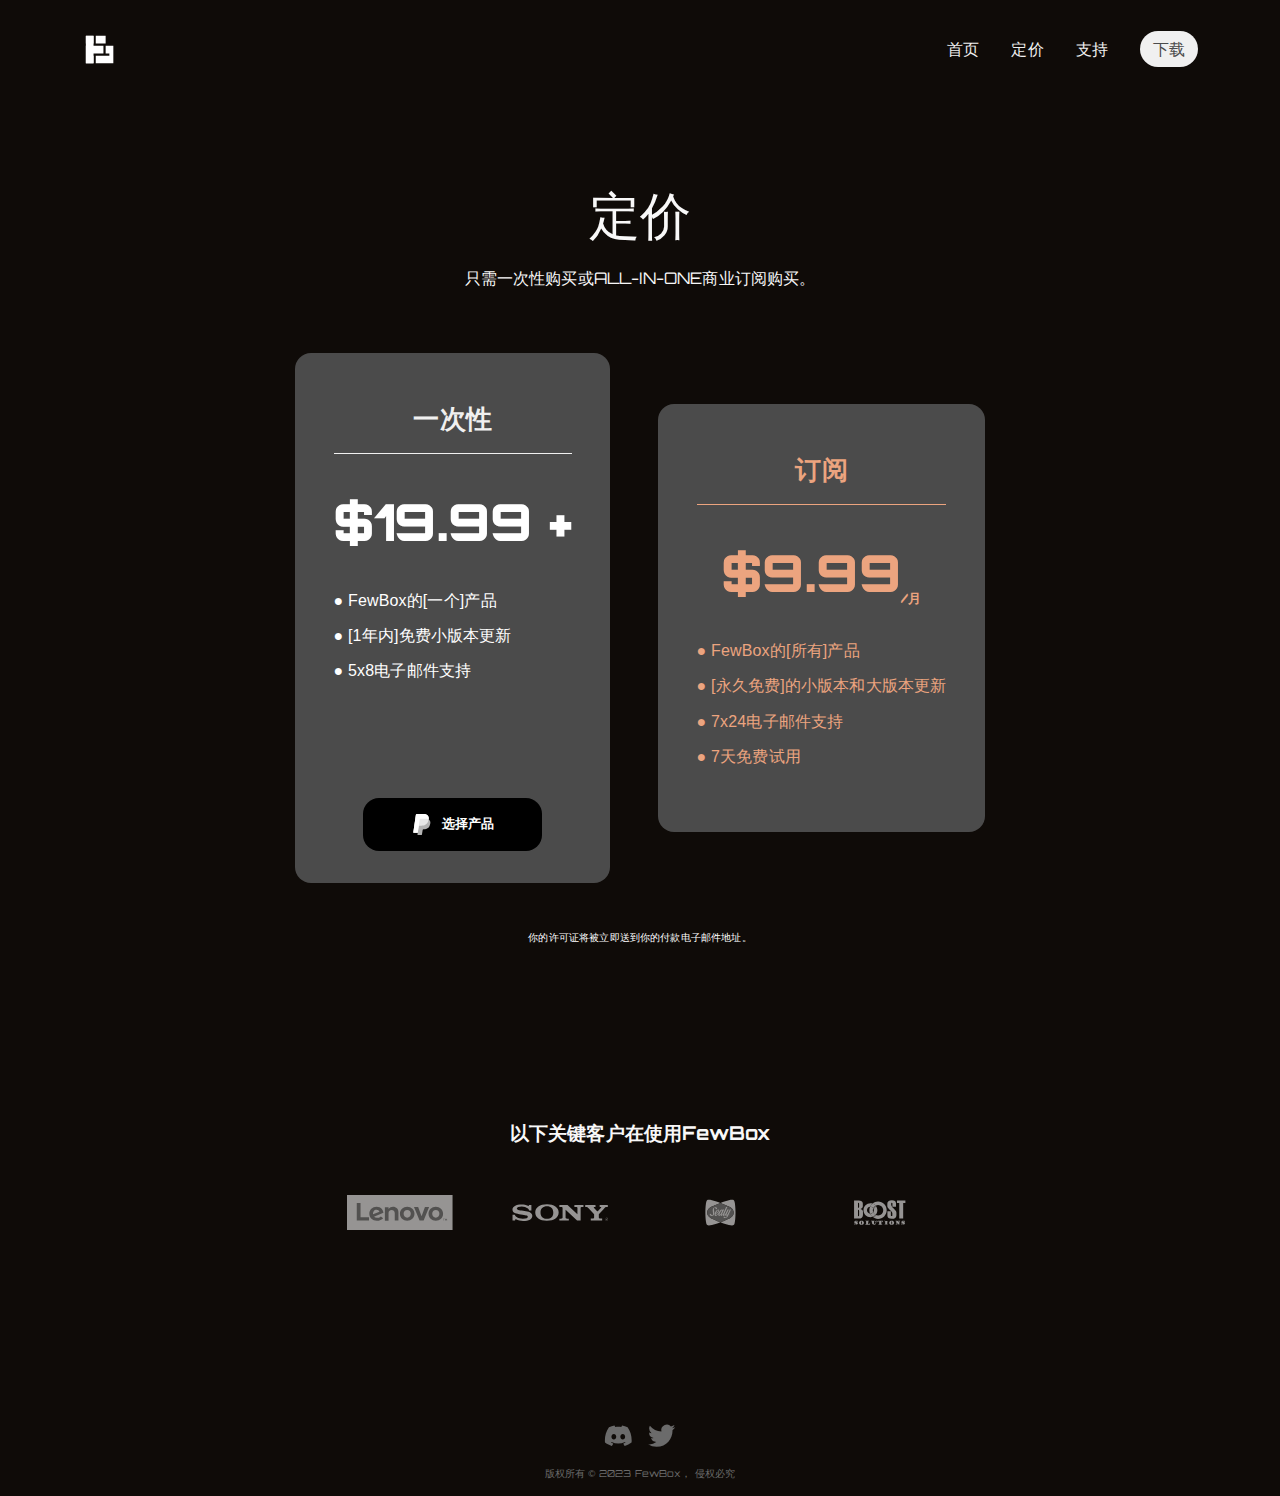
<file: pricing.html>
<!DOCTYPE html><html><head><meta charSet="utf-8"/><title>购买 | FewBox</title><link rel="shortcut icon" href="/favicon.ico"/><link rel="preconnect" href="https://fonts.googleapis.com"/><link rel="preconnect" href="https://fonts.gstatic.com"/><meta name="description"/><meta name="keywords"/><meta name="author"/><meta name="viewport"/><meta name="next-head-count" content="9"/><link rel="stylesheet" href="https://cdnjs.cloudflare.com/ajax/libs/animate.css/4.1.1/animate.min.css"/><link rel="preload" href="/_next/static/css/8229c51be3daddab.css" as="style"/><link rel="stylesheet" href="/_next/static/css/8229c51be3daddab.css" data-n-g=""/><noscript data-n-css=""></noscript><script defer="" nomodule="" src="/_next/static/chunks/polyfills-c67a75d1b6f99dc8.js"></script><script src="/_next/static/chunks/webpack-94547de1949c56d7.js" defer=""></script><script src="/_next/static/chunks/framework-50116e63224baba2.js" defer=""></script><script src="/_next/static/chunks/main-47c0a74dd876f8ce.js" defer=""></script><script src="/_next/static/chunks/pages/_app-f267cf13fc3b1471.js" defer=""></script><script src="/_next/static/chunks/121-1d15f2ee6740b70b.js" defer=""></script><script src="/_next/static/chunks/281-fa7edb083bce1cbf.js" defer=""></script><script src="/_next/static/chunks/pages/pricing-24cd3fa34127da9a.js" defer=""></script><script src="/_next/static/a6vV4zFWKUi_gcVCoynMC/_buildManifest.js" defer=""></script><script src="/_next/static/a6vV4zFWKUi_gcVCoynMC/_ssgManifest.js" defer=""></script></head><body><div id="__next"><div></div><div class="position-window-center"><div class="v-ybase flex flex-direction-column flex-wrap-nowrap flex-justify-content-flex-start flex-align-items-stretch flex-align-content-flex-start" style="display:none;font-family:&#x27;Orbitron&#x27;, sans-serif;cursor:inherit"><div class="position-self-custom" style="top:-undefined;right:-1em;bottom:-1.8em;left:-undefined;z-index:8888"><svg viewBox="0 0 256 256" fill="none" xmlns="http://www.w3.org/2000/svg" class="v-svg-circle font-size-extra-large red-background white-front white-border" style="border-width:2px;border-style:solid;border-color:white;padding:0.4em;font-family:&#x27;Orbitron&#x27;, sans-serif;cursor:inherit"><path d="M150.83 32.212C148.17 29.55 144.888 28 141.341 28h-26.607c-3.77 0-7.198 1.55-9.859 4.212-2.442 2.66-3.875 6.095-3.875 9.865v99.445c0 3.77 1.431 6.961 3.873 9.621 2.661 2.44 6.089 3.635 9.861 3.635h26.607c3.547 0 6.829-1.195 9.49-3.634 2.661-2.661 4.168-5.851 4.168-9.622v-99.78c0-3.547-1.507-6.872-4.169-9.531v.001zm-22.791 142.573c-7.318 0-13.635 2.66-18.957 7.982-5.1 5.1-7.65 11.31-7.65 18.625 0 7.319 2.55 13.635 7.65 18.958 5.099 5.1 11.419 7.65 18.957 7.65 7.319 0 13.526-2.219 18.626-7.319 5.322-5.322 7.982-11.754 7.982-19.292 0-7.094-2.329-13.304-7.65-18.625-5.101-5.318-11.419-7.979-18.958-7.979z" fill="currentColor"></path></svg></div><div class="position-area-default undefined v-ybase red-background flex flex-direction-column flex-wrap-nowrap flex-justify-content-flex-start flex-align-items-center flex-align-content-flex-start" style="border-radius:0.6em;padding:1.2em 2em 0.6em 2em;width:22em;font-family:&#x27;Orbitron&#x27;, sans-serif;cursor:inherit"><div class="position-area-right-top" style="z-index:9999"><svg viewBox="0 0 256 256" fill="none" xmlns="http://www.w3.org/2000/svg" class="v-svg-default font-size-super-small" style="font-family:&#x27;Orbitron&#x27;, sans-serif;cursor:pointer"><path d="M36.604 78.148c-11.472-11.472-11.472-30.072 0-41.544 11.472-11.472 30.072-11.472 41.544 0l141.248 141.248c11.472 11.472 11.472 30.072 0 41.544-11.472 11.472-30.072 11.472-41.544 0L36.604 78.148z" fill="currentColor"></path><path d="M177.852 36.604c11.472-11.472 30.072-11.472 41.544 0 11.472 11.472 11.472 30.072 0 41.544L78.148 219.396c-11.472 11.472-30.072 11.472-41.544 0-11.472-11.472-11.472-30.072 0-41.544L177.852 36.604z" fill="currentColor"></path></svg></div><div class="flex-item v-ybase flex flex-direction-column flex-wrap-nowrap flex-justify-content-flex-start flex-align-items-center flex-align-content-flex-start" style="font-family:&#x27;Orbitron&#x27;, sans-serif;cursor:inherit;gap:0.2em"><span class="flex-item v-label-center font-weight-black font-size-large" style="font-family:&#x27;Orbitron&#x27;, sans-serif"></span><a class="flex-item v-link" style="font-family:&#x27;Orbitron&#x27;, sans-serif" href="mailto:support@fewbox.com?subject= from FewBox&amp;body={Your Feedback Here}" target="_blank"><div class="v-xbase flex flex-wrap-nowrap flex-justify-content-center flex-align-items-center flex-align-content-flex-start" style="font-family:&#x27;Orbitron&#x27;, sans-serif;cursor:inherit;gap:0.6em"><span class="flex-item v-label" style="font-family:&#x27;Orbitron&#x27;, sans-serif"></span></div><span class="v-label font-size-small primary-front" style="font-family:&#x27;Orbitron&#x27;, sans-serif">support@fewbox.com</span></a></div></div></div></div><div class="v-ybase flex flex-direction-column flex-wrap-nowrap flex-justify-content-flex-start flex-align-items-center flex-align-content-flex-start" style="margin:0 0 6em 0;font-family:&#x27;Orbitron&#x27;, sans-serif;cursor:inherit"><div class="flex-item v-zone-extra-large" style="font-family:&#x27;Orbitron&#x27;, sans-serif"><header class="v-header" style="padding:2em 0;font-family:&#x27;Orbitron&#x27;, sans-serif"><div class="v-xbase flex flex-wrap-nowrap flex-justify-content-space-between flex-align-items-center flex-align-content-flex-start" style="font-family:&#x27;Orbitron&#x27;, sans-serif;cursor:inherit"><a class="flex-item" href="/"><svg xmlns="http://www.w3.org/2000/svg" viewBox="0 0 256 256" fill="none" class="v-svg-default white-front" style="font-family:&#x27;Orbitron&#x27;, sans-serif;cursor:inherit"><path fill-rule="evenodd" clip-rule="evenodd" d="M28 100h128v56H55v16h29v56H28V100zm72 72v56h128V100h-56v56h27v16h-99zM84 28H28v56h56V28zm16 0v56h72V28h-72z" fill="currentColor"></path><path fill="currentColor" d="M28 228V28h56v200z"></path></svg></a><div class="flex-item v-xbase flex flex-wrap-nowrap flex-justify-content-flex-start flex-align-items-center flex-align-content-flex-start" style="font-family:&#x27;Orbitron&#x27;, sans-serif;cursor:inherit;gap:2em"><a class="flex-item" style="flex-grow:1" href="/"><span class="v-label light-front" style="font-family:&#x27;Orbitron&#x27;, sans-serif">首页</span></a><a class="flex-item v-link" style="flex-grow:1;font-family:&#x27;Orbitron&#x27;, sans-serif" href="/pricing" target="_self"><div class="v-xbase flex flex-wrap-nowrap flex-justify-content-center flex-align-items-center flex-align-content-flex-start" style="font-family:&#x27;Orbitron&#x27;, sans-serif;cursor:inherit;gap:0.6em"><span class="flex-item v-label" style="font-family:&#x27;Orbitron&#x27;, sans-serif"></span></div><span class="v-label light-front" style="font-family:&#x27;Orbitron&#x27;, sans-serif">定价</span></a><a class="flex-item" style="flex-grow:1" href="/support"><span class="v-label light-front" style="font-family:&#x27;Orbitron&#x27;, sans-serif">支持</span></a><a class="flex-item" style="flex-grow:1" href="/download"><span class="v-label light-background dark-front" style="border-radius:2em;padding:0.5em 0.8em;font-family:&#x27;Orbitron&#x27;, sans-serif">下载</span></a></div></div></header><div class="v-ybase flex flex-direction-column flex-wrap-nowrap flex-justify-content-flex-start flex-align-items-stretch flex-align-content-flex-start" style="font-family:&#x27;Orbitron&#x27;, sans-serif;cursor:inherit"><section class="flex-item v-section" style="padding:5em 0;font-family:&#x27;Orbitron&#x27;, sans-serif"><div class="v-ybase flex flex-direction-column flex-wrap-nowrap flex-justify-content-flex-start flex-align-items-center flex-align-content-flex-start" style="padding:0 0 2em 0;font-family:&#x27;Orbitron&#x27;, sans-serif;cursor:inherit;gap:1em"><span class="flex-item v-label font-size-super-large" style="font-family:&#x27;Orbitron&#x27;, sans-serif">定价</span><span class="flex-item v-label font-size-normal" style="font-family:&#x27;Orbitron&#x27;, sans-serif">只需一次性购买或ALL-IN-ONE商业订阅购买。</span></div><div class="large-down-hidden v-xbase transparent-border flex flex-wrap-nowrap flex-justify-content-center flex-align-items-center flex-align-content-flex-start" style="border-color:transparent;padding:2em 0;font-family:&#x27;Orbitron&#x27;, sans-serif;cursor:inherit;gap:3em"><div class="v-ybase dark-background flex flex-direction-column flex-wrap-nowrap flex-justify-content-space-between flex-align-items-center flex-align-content-flex-start" style="border-radius:1em;padding:3em 2.4em 2em 2.4em;font-family:&#x27;Orbitron&#x27;, sans-serif;cursor:inherit;gap:em"><div class="flex-item v-ybase flex flex-direction-column flex-wrap-nowrap flex-justify-content-flex-start flex-align-items-center flex-align-content-flex-start" style="width:100%;font-family:&#x27;Orbitron&#x27;, sans-serif;cursor:inherit"><span class="flex-item v-label font-weight-black font-size-extra-large light-front" style="font-family:&#x27;Orbitron&#x27;, sans-serif">一次性</span><div class="flex-item v-line-horizontal light-background" style="margin:1em 0 2em 0;height:1px;width:100%;font-family:&#x27;Orbitron&#x27;, sans-serif"></div><div class="flex-item v-xbase flex flex-wrap-nowrap flex-justify-content-flex-start flex-align-items-flex-end flex-align-content-flex-start" style="font-family:&#x27;Orbitron&#x27;, sans-serif;cursor:inherit"><span class="flex-item v-label font-weight-black font-size-super-large white-front" style="flex-grow:1;font-family:&#x27;Orbitron&#x27;, sans-serif">$19.99 +</span></div></div><div class="flex-item v-ybase flex flex-direction-column flex-wrap-nowrap flex-justify-content-flex-start flex-align-items-flex-start flex-align-content-flex-start" style="margin:2em 0;height:6em;width:100%;font-family:&#x27;Orbitron&#x27;, sans-serif;cursor:inherit;gap:0.8em"><div class="flex-item v-xbase transparent-border flex flex-wrap-nowrap flex-justify-content-flex-start flex-align-items-center flex-align-content-flex-start" style="border-color:transparent;font-family:&#x27;Orbitron&#x27;, sans-serif;cursor:inherit;gap:8px"><span class="flex-item v-label font-weight-medium font-size-normal white-front" style="font-family:&#x27;Roboto&#x27;, sans-serif">● FewBox的[一个]产品</span></div><div class="flex-item v-xbase transparent-border flex flex-wrap-nowrap flex-justify-content-flex-start flex-align-items-center flex-align-content-flex-start" style="border-color:transparent;font-family:&#x27;Orbitron&#x27;, sans-serif;cursor:inherit;gap:8px"><span class="flex-item v-label font-weight-medium font-size-normal white-front" style="font-family:&#x27;Roboto&#x27;, sans-serif">● [1年内]免费小版本更新</span></div><div class="flex-item v-xbase transparent-border flex flex-wrap-nowrap flex-justify-content-flex-start flex-align-items-center flex-align-content-flex-start" style="border-color:transparent;font-family:&#x27;Orbitron&#x27;, sans-serif;cursor:inherit;gap:8px"><span class="flex-item v-label font-weight-medium font-size-normal white-front" style="font-family:&#x27;Roboto&#x27;, sans-serif">● 5x8电子邮件支持</span></div></div><div class="flex-item v-boundary" style="padding:2em 0 0 0;font-family:&#x27;Orbitron&#x27;, sans-serif"><a class="v-link" style="font-family:&#x27;Orbitron&#x27;, sans-serif" href="pricing-onetime" target="_self"><div class="v-xbase flex flex-wrap-nowrap flex-justify-content-center flex-align-items-center flex-align-content-flex-start" style="font-family:&#x27;Orbitron&#x27;, sans-serif;cursor:inherit;gap:0.6em"><span class="flex-item v-label" style="font-family:&#x27;Orbitron&#x27;, sans-serif"></span></div><div class="v-xbase black-background flex flex-wrap-nowrap flex-justify-content-center flex-align-items-center flex-align-content-flex-start" style="border-radius:16px;padding:1em 3em;margin:3em 0 0 0;font-family:&#x27;Orbitron&#x27;, sans-serif;cursor:inherit;gap:0.6em"><svg viewBox="0 0 18 18" fill="none" xmlns="http://www.w3.org/2000/svg" class="flex-item v-svg-default font-size-extra-small white-front" style="font-family:&#x27;Orbitron&#x27;, sans-serif;cursor:inherit"><path opacity="0.7" d="M15.044 4.6c.187-1.4 0-2.333-.749-3.2C13.483.467 12.048 0 10.24 0H4.933c-.312 0-.686.333-.749.667L2 15.467c0 .266.187.6.5.6h3.245l-.188 1.466c-.062.267.125.467.374.467h2.747c.313 0 .624-.2.687-.533v-.2l.561-3.467v-.133c.063-.334.375-.6.687-.6h.375c2.683 0 4.743-1.134 5.367-4.467.312-1.4.188-2.533-.562-3.333-.187-.267-.5-.467-.749-.667z" fill="currentColor"></path><path opacity="0.7" d="M15.044 4.6c.187-1.4 0-2.333-.749-3.2C13.483.467 12.048 0 10.24 0H4.933c-.312 0-.686.333-.749.667L2 15.467c0 .266.187.6.5.6h3.245l.874-5.534-.063.2c.063-.4.375-.666.749-.666h1.56c3.058 0 5.43-1.334 6.179-5.067-.062-.2 0-.267 0-.4z" fill="currentColor"></path><path d="M7.43 4.6c.062-.2.187-.4.375-.533.124 0 .186-.067.311-.067h4.12c.5 0 .997.067 1.373.133.124 0 .25 0 .374.067.125.067.25.067.312.133h.188c.186.067.374.2.561.267.187-1.4 0-2.333-.749-3.267C13.546.4 12.111 0 10.301 0H4.933c-.312 0-.686.267-.749.667L2 15.467c0 .266.187.6.5.6h3.245l.874-5.534L7.43 4.6z" fill="currentColor"></path></svg><span class="flex-item v-label font-weight-black font-size-small white-front" style="font-family:&#x27;Orbitron&#x27;, sans-serif">选择产品</span></div></a></div></div><div class="v-ybase dark-background flex flex-direction-column flex-wrap-nowrap flex-justify-content-space-between flex-align-items-center flex-align-content-flex-start" style="border-radius:1em;padding:3em 2.4em 2em 2.4em;font-family:&#x27;Orbitron&#x27;, sans-serif;cursor:inherit;gap:em"><div class="flex-item v-ybase flex flex-direction-column flex-wrap-nowrap flex-justify-content-flex-start flex-align-items-center flex-align-content-flex-start" style="width:100%;font-family:&#x27;Orbitron&#x27;, sans-serif;cursor:inherit"><span class="flex-item v-label font-weight-black font-size-extra-large primary-front" style="font-family:&#x27;Orbitron&#x27;, sans-serif">订阅</span><div class="flex-item v-line-horizontal primary-background" style="margin:1em 0 2em 0;height:1px;width:100%;font-family:&#x27;Orbitron&#x27;, sans-serif"></div><div class="flex-item v-xbase flex flex-wrap-nowrap flex-justify-content-flex-start flex-align-items-flex-end flex-align-content-flex-start" style="font-family:&#x27;Orbitron&#x27;, sans-serif;cursor:inherit"><span class="flex-item v-label font-weight-black font-size-super-large primary-front" style="flex-grow:1;font-family:&#x27;Orbitron&#x27;, sans-serif">$9.99</span><div class="flex-item v-xbase flex flex-wrap-nowrap flex-justify-content-flex-start flex-align-items-center flex-align-content-flex-start" style="flex-grow:1;font-family:&#x27;Orbitron&#x27;, sans-serif;cursor:inherit"><span class="flex-item v-label font-weight-black font-size-small primary-front" style="flex-grow:1;font-family:&#x27;Orbitron&#x27;, sans-serif">/</span><span class="flex-item v-label font-weight-black font-size-small primary-front" style="flex-grow:1;font-family:&#x27;Orbitron&#x27;, sans-serif">月</span></div></div></div><div class="flex-item v-ybase flex flex-direction-column flex-wrap-nowrap flex-justify-content-flex-start flex-align-items-flex-start flex-align-content-flex-start" style="margin:2em 0;height:6em;width:100%;font-family:&#x27;Orbitron&#x27;, sans-serif;cursor:inherit;gap:0.8em"><div class="flex-item v-xbase transparent-border flex flex-wrap-nowrap flex-justify-content-flex-start flex-align-items-center flex-align-content-flex-start" style="border-color:transparent;font-family:&#x27;Orbitron&#x27;, sans-serif;cursor:inherit;gap:8px"><span class="flex-item v-label font-weight-medium font-size-normal primary-front" style="font-family:&#x27;Roboto&#x27;, sans-serif">● FewBox的[所有]产品</span></div><div class="flex-item v-xbase transparent-border flex flex-wrap-nowrap flex-justify-content-flex-start flex-align-items-center flex-align-content-flex-start" style="border-color:transparent;font-family:&#x27;Orbitron&#x27;, sans-serif;cursor:inherit;gap:8px"><span class="flex-item v-label font-weight-medium font-size-normal primary-front" style="font-family:&#x27;Roboto&#x27;, sans-serif">● [永久免费]的小版本和大版本更新</span></div><div class="flex-item v-xbase transparent-border flex flex-wrap-nowrap flex-justify-content-flex-start flex-align-items-center flex-align-content-flex-start" style="border-color:transparent;font-family:&#x27;Orbitron&#x27;, sans-serif;cursor:inherit;gap:8px"><span class="flex-item v-label font-weight-medium font-size-normal primary-front" style="font-family:&#x27;Roboto&#x27;, sans-serif">● 7x24电子邮件支持</span></div><div class="flex-item v-xbase transparent-border flex flex-wrap-nowrap flex-justify-content-flex-start flex-align-items-center flex-align-content-flex-start" style="border-color:transparent;font-family:&#x27;Orbitron&#x27;, sans-serif;cursor:inherit;gap:8px"><span class="flex-item v-label font-weight-medium font-size-normal primary-front" style="font-family:&#x27;Roboto&#x27;, sans-serif">● 7天免费试用</span></div></div><div class="flex-item v-boundary" style="padding:2em 0 0 0;font-family:&#x27;Orbitron&#x27;, sans-serif"><div class="animate__animated animate__flip animate__infinite animate__slow"><svg xmlns="http://www.w3.org/2000/svg" viewBox="0 0 256 256" fill="none" class="v-svg-default font-size-normal placeholder-front" style="font-family:&#x27;Orbitron&#x27;, sans-serif;cursor:inherit"><path fill-rule="evenodd" clip-rule="evenodd" d="M28 100h128v56H55v16h29v56H28V100zm72 72v56h128V100h-56v56h27v16h-99zM84 28H28v56h56V28zm16 0v56h72V28h-72z" fill="currentColor"></path><path fill="currentColor" d="M28 228V28h56v200z"></path></svg></div><div class=""></div></div></div></div><div class="large-up-hidden v-ybase transparent-border flex flex-direction-column flex-wrap-nowrap flex-justify-content-flex-start flex-align-items-center flex-align-content-flex-start" style="border-color:transparent;font-family:&#x27;Orbitron&#x27;, sans-serif;cursor:inherit;gap:3em"><div class="v-ybase dark-background flex flex-direction-column flex-wrap-nowrap flex-justify-content-space-between flex-align-items-center flex-align-content-flex-start" style="border-radius:1em;padding:3em 2.4em 2em 2.4em;font-family:&#x27;Orbitron&#x27;, sans-serif;cursor:inherit;gap:em"><div class="flex-item v-ybase flex flex-direction-column flex-wrap-nowrap flex-justify-content-flex-start flex-align-items-center flex-align-content-flex-start" style="width:100%;font-family:&#x27;Orbitron&#x27;, sans-serif;cursor:inherit"><span class="flex-item v-label font-weight-black font-size-extra-large light-front" style="font-family:&#x27;Orbitron&#x27;, sans-serif">一次性</span><div class="flex-item v-line-horizontal light-background" style="margin:1em 0 2em 0;height:1px;width:100%;font-family:&#x27;Orbitron&#x27;, sans-serif"></div><div class="flex-item v-xbase flex flex-wrap-nowrap flex-justify-content-flex-start flex-align-items-flex-end flex-align-content-flex-start" style="font-family:&#x27;Orbitron&#x27;, sans-serif;cursor:inherit"><span class="flex-item v-label font-weight-black font-size-super-large white-front" style="flex-grow:1;font-family:&#x27;Orbitron&#x27;, sans-serif">$19.99 +</span></div></div><div class="flex-item v-ybase flex flex-direction-column flex-wrap-nowrap flex-justify-content-flex-start flex-align-items-flex-start flex-align-content-flex-start" style="margin:2em 0;height:6em;width:100%;font-family:&#x27;Orbitron&#x27;, sans-serif;cursor:inherit;gap:0.8em"><div class="flex-item v-xbase transparent-border flex flex-wrap-nowrap flex-justify-content-flex-start flex-align-items-center flex-align-content-flex-start" style="border-color:transparent;font-family:&#x27;Orbitron&#x27;, sans-serif;cursor:inherit;gap:8px"><span class="flex-item v-label font-weight-medium font-size-normal white-front" style="font-family:&#x27;Roboto&#x27;, sans-serif">● FewBox的[一个]产品</span></div><div class="flex-item v-xbase transparent-border flex flex-wrap-nowrap flex-justify-content-flex-start flex-align-items-center flex-align-content-flex-start" style="border-color:transparent;font-family:&#x27;Orbitron&#x27;, sans-serif;cursor:inherit;gap:8px"><span class="flex-item v-label font-weight-medium font-size-normal white-front" style="font-family:&#x27;Roboto&#x27;, sans-serif">● [1年内]免费小版本更新</span></div><div class="flex-item v-xbase transparent-border flex flex-wrap-nowrap flex-justify-content-flex-start flex-align-items-center flex-align-content-flex-start" style="border-color:transparent;font-family:&#x27;Orbitron&#x27;, sans-serif;cursor:inherit;gap:8px"><span class="flex-item v-label font-weight-medium font-size-normal white-front" style="font-family:&#x27;Roboto&#x27;, sans-serif">● 5x8电子邮件支持</span></div></div><div class="flex-item v-boundary" style="padding:2em 0 0 0;font-family:&#x27;Orbitron&#x27;, sans-serif"><a class="v-link" style="font-family:&#x27;Orbitron&#x27;, sans-serif" href="/pricing-onetime" target="_self"><div class="v-xbase flex flex-wrap-nowrap flex-justify-content-center flex-align-items-center flex-align-content-flex-start" style="font-family:&#x27;Orbitron&#x27;, sans-serif;cursor:inherit;gap:0.6em"><span class="flex-item v-label" style="font-family:&#x27;Orbitron&#x27;, sans-serif"></span></div><div class="v-xbase black-background flex flex-wrap-nowrap flex-justify-content-center flex-align-items-center flex-align-content-flex-start" style="border-radius:16px;padding:1em 3em;margin:3em 0 0 0;font-family:&#x27;Orbitron&#x27;, sans-serif;cursor:inherit;gap:0.6em"><svg viewBox="0 0 18 18" fill="none" xmlns="http://www.w3.org/2000/svg" class="flex-item v-svg-default font-size-extra-small white-front" style="font-family:&#x27;Orbitron&#x27;, sans-serif;cursor:inherit"><path opacity="0.7" d="M15.044 4.6c.187-1.4 0-2.333-.749-3.2C13.483.467 12.048 0 10.24 0H4.933c-.312 0-.686.333-.749.667L2 15.467c0 .266.187.6.5.6h3.245l-.188 1.466c-.062.267.125.467.374.467h2.747c.313 0 .624-.2.687-.533v-.2l.561-3.467v-.133c.063-.334.375-.6.687-.6h.375c2.683 0 4.743-1.134 5.367-4.467.312-1.4.188-2.533-.562-3.333-.187-.267-.5-.467-.749-.667z" fill="currentColor"></path><path opacity="0.7" d="M15.044 4.6c.187-1.4 0-2.333-.749-3.2C13.483.467 12.048 0 10.24 0H4.933c-.312 0-.686.333-.749.667L2 15.467c0 .266.187.6.5.6h3.245l.874-5.534-.063.2c.063-.4.375-.666.749-.666h1.56c3.058 0 5.43-1.334 6.179-5.067-.062-.2 0-.267 0-.4z" fill="currentColor"></path><path d="M7.43 4.6c.062-.2.187-.4.375-.533.124 0 .186-.067.311-.067h4.12c.5 0 .997.067 1.373.133.124 0 .25 0 .374.067.125.067.25.067.312.133h.188c.186.067.374.2.561.267.187-1.4 0-2.333-.749-3.267C13.546.4 12.111 0 10.301 0H4.933c-.312 0-.686.267-.749.667L2 15.467c0 .266.187.6.5.6h3.245l.874-5.534L7.43 4.6z" fill="currentColor"></path></svg><span class="flex-item v-label font-weight-black font-size-small white-front" style="font-family:&#x27;Orbitron&#x27;, sans-serif">选择产品</span></div></a></div></div><div class="v-ybase dark-background flex flex-direction-column flex-wrap-nowrap flex-justify-content-space-between flex-align-items-center flex-align-content-flex-start" style="border-radius:1em;padding:3em 2.4em 2em 2.4em;font-family:&#x27;Orbitron&#x27;, sans-serif;cursor:inherit;gap:em"><div class="flex-item v-ybase flex flex-direction-column flex-wrap-nowrap flex-justify-content-flex-start flex-align-items-center flex-align-content-flex-start" style="width:100%;font-family:&#x27;Orbitron&#x27;, sans-serif;cursor:inherit"><span class="flex-item v-label font-weight-black font-size-extra-large primary-front" style="font-family:&#x27;Orbitron&#x27;, sans-serif">订阅</span><div class="flex-item v-line-horizontal primary-background" style="margin:1em 0 2em 0;height:1px;width:100%;font-family:&#x27;Orbitron&#x27;, sans-serif"></div><div class="flex-item v-xbase flex flex-wrap-nowrap flex-justify-content-flex-start flex-align-items-flex-end flex-align-content-flex-start" style="font-family:&#x27;Orbitron&#x27;, sans-serif;cursor:inherit"><span class="flex-item v-label font-weight-black font-size-super-large primary-front" style="flex-grow:1;font-family:&#x27;Orbitron&#x27;, sans-serif">$9.99</span><div class="flex-item v-xbase flex flex-wrap-nowrap flex-justify-content-flex-start flex-align-items-center flex-align-content-flex-start" style="flex-grow:1;font-family:&#x27;Orbitron&#x27;, sans-serif;cursor:inherit"><span class="flex-item v-label font-weight-black font-size-small primary-front" style="flex-grow:1;font-family:&#x27;Orbitron&#x27;, sans-serif">/</span><span class="flex-item v-label font-weight-black font-size-small primary-front" style="flex-grow:1;font-family:&#x27;Orbitron&#x27;, sans-serif">月</span></div></div></div><div class="flex-item v-ybase flex flex-direction-column flex-wrap-nowrap flex-justify-content-flex-start flex-align-items-flex-start flex-align-content-flex-start" style="margin:2em 0;height:6em;width:100%;font-family:&#x27;Orbitron&#x27;, sans-serif;cursor:inherit;gap:0.8em"><div class="flex-item v-xbase transparent-border flex flex-wrap-nowrap flex-justify-content-flex-start flex-align-items-center flex-align-content-flex-start" style="border-color:transparent;font-family:&#x27;Orbitron&#x27;, sans-serif;cursor:inherit;gap:8px"><span class="flex-item v-label font-weight-medium font-size-normal primary-front" style="font-family:&#x27;Roboto&#x27;, sans-serif">● FewBox的[所有]产品</span></div><div class="flex-item v-xbase transparent-border flex flex-wrap-nowrap flex-justify-content-flex-start flex-align-items-center flex-align-content-flex-start" style="border-color:transparent;font-family:&#x27;Orbitron&#x27;, sans-serif;cursor:inherit;gap:8px"><span class="flex-item v-label font-weight-medium font-size-normal primary-front" style="font-family:&#x27;Roboto&#x27;, sans-serif">● [永久免费]的小版本和大版本更新</span></div><div class="flex-item v-xbase transparent-border flex flex-wrap-nowrap flex-justify-content-flex-start flex-align-items-center flex-align-content-flex-start" style="border-color:transparent;font-family:&#x27;Orbitron&#x27;, sans-serif;cursor:inherit;gap:8px"><span class="flex-item v-label font-weight-medium font-size-normal primary-front" style="font-family:&#x27;Roboto&#x27;, sans-serif">● 7x24电子邮件支持</span></div><div class="flex-item v-xbase transparent-border flex flex-wrap-nowrap flex-justify-content-flex-start flex-align-items-center flex-align-content-flex-start" style="border-color:transparent;font-family:&#x27;Orbitron&#x27;, sans-serif;cursor:inherit;gap:8px"><span class="flex-item v-label font-weight-medium font-size-normal primary-front" style="font-family:&#x27;Roboto&#x27;, sans-serif">● 7天免费试用</span></div></div><div class="flex-item v-boundary" style="padding:2em 0 0 0;font-family:&#x27;Orbitron&#x27;, sans-serif"><a class="v-link" style="font-family:&#x27;Orbitron&#x27;, sans-serif" href="pricing-business" target="_self"><div class="v-xbase flex flex-wrap-nowrap flex-justify-content-center flex-align-items-center flex-align-content-flex-start" style="font-family:&#x27;Orbitron&#x27;, sans-serif;cursor:inherit;gap:0.6em"><span class="flex-item v-label" style="font-family:&#x27;Orbitron&#x27;, sans-serif"></span></div><div class="v-xbase black-background flex flex-wrap-nowrap flex-justify-content-center flex-align-items-center flex-align-content-flex-start" style="border-radius:16px;padding:1em 3em;margin:3em 0 0 0;font-family:&#x27;Orbitron&#x27;, sans-serif;cursor:inherit;gap:0.6em"><svg viewBox="0 0 18 18" fill="none" xmlns="http://www.w3.org/2000/svg" class="flex-item v-svg-default font-size-extra-small primary-front" style="font-family:&#x27;Orbitron&#x27;, sans-serif;cursor:inherit"><path opacity="0.7" d="M15.044 4.6c.187-1.4 0-2.333-.749-3.2C13.483.467 12.048 0 10.24 0H4.933c-.312 0-.686.333-.749.667L2 15.467c0 .266.187.6.5.6h3.245l-.188 1.466c-.062.267.125.467.374.467h2.747c.313 0 .624-.2.687-.533v-.2l.561-3.467v-.133c.063-.334.375-.6.687-.6h.375c2.683 0 4.743-1.134 5.367-4.467.312-1.4.188-2.533-.562-3.333-.187-.267-.5-.467-.749-.667z" fill="currentColor"></path><path opacity="0.7" d="M15.044 4.6c.187-1.4 0-2.333-.749-3.2C13.483.467 12.048 0 10.24 0H4.933c-.312 0-.686.333-.749.667L2 15.467c0 .266.187.6.5.6h3.245l.874-5.534-.063.2c.063-.4.375-.666.749-.666h1.56c3.058 0 5.43-1.334 6.179-5.067-.062-.2 0-.267 0-.4z" fill="currentColor"></path><path d="M7.43 4.6c.062-.2.187-.4.375-.533.124 0 .186-.067.311-.067h4.12c.5 0 .997.067 1.373.133.124 0 .25 0 .374.067.125.067.25.067.312.133h.188c.186.067.374.2.561.267.187-1.4 0-2.333-.749-3.267C13.546.4 12.111 0 10.301 0H4.933c-.312 0-.686.267-.749.667L2 15.467c0 .266.187.6.5.6h3.245l.874-5.534L7.43 4.6z" fill="currentColor"></path></svg><span class="flex-item v-label font-weight-black font-size-small primary-front" style="font-family:&#x27;Orbitron&#x27;, sans-serif">最好的选择</span></div></a></div></div></div><div class="v-ybase flex flex-direction-column flex-wrap-nowrap flex-justify-content-flex-start flex-align-items-center flex-align-content-flex-start" style="padding:1em 0;font-family:&#x27;Orbitron&#x27;, sans-serif;cursor:inherit;gap:0.4em"><span class="flex-item v-label font-size-extra-small white-front" style="font-family:&#x27;Orbitron&#x27;, sans-serif">你的许可证将被立即送到你的付款电子邮件地址。</span></div></section><section class="flex-item v-section" style="padding:5em 0;font-family:&#x27;Orbitron&#x27;, sans-serif"><div class="v-ybase flex flex-direction-column flex-wrap-nowrap flex-justify-content-flex-start flex-align-items-center flex-align-content-flex-start" style="font-family:&#x27;Orbitron&#x27;, sans-serif;cursor:inherit;gap:3em"><span class="flex-item v-label font-weight-bold font-size-large" style="font-family:&#x27;Orbitron&#x27;, sans-serif">以下关键客户在使用FewBox</span><div class="flex-item v-xbase flex flex-wrap-wrap flex-justify-content-flex-start flex-align-items-center flex-align-content-flex-start" style="font-family:&#x27;Orbitron&#x27;, sans-serif;cursor:inherit;gap:2em"><div class="v-boundary" style="min-width:8em;font-family:&#x27;Orbitron&#x27;, sans-serif"><svg xmlns="http://www.w3.org/2000/svg" viewBox="0 292.369 609.697 203.233" class="v-svg-default light-front" style="margin:0 auto;opacity:0.6;font-family:&#x27;Orbitron&#x27;, sans-serif;cursor:inherit"><path fill="currentColor" d="M0 292.369h609.697v203.233H0z"></path><path fill="gray" d="M265.411 360.88c-9.212 0-18.999 4.03-25.332 12.666v-10.938h-21.302v78.299h21.302V396c0-8.06 6.333-16.696 17.848-16.696 8.636 0 17.848 6.333 17.848 16.696v44.331h21.302V391.97c.575-17.848-12.667-31.09-31.666-31.09m184.809 1.152-19.574 53.542-19.576-53.542h-24.18l32.241 78.299h23.604l31.665-78.299zM195.748 416.15c-9.212 6.909-14.394 8.061-22.454 8.061-7.484 0-13.242-2.303-17.272-6.333l54.694-23.029c-1.151-8.636-4.606-16.121-9.211-21.878-7.485-8.636-17.848-12.666-31.089-12.666-23.605 0-41.453 17.272-41.453 40.301 0 23.605 17.848 40.302 43.755 40.302 14.393 0 29.362-6.909 36.271-14.97l-13.241-9.788zm-41.453-30.513c3.455-5.182 9.211-8.06 16.696-8.06 7.484 0 13.817 4.606 16.696 10.939l-37.422 15.545c-1.151-7.485 1.152-13.818 4.03-18.424zm-27.059 35.119H78.299v-81.753H56.421v101.328h70.815zm385.739 20.726c-23.604 0-42.028-17.271-42.028-40.301 0-22.454 18.423-40.301 42.028-40.301 23.604 0 42.028 17.272 42.028 40.301.575 23.03-17.848 40.301-42.028 40.301m0-62.178c-12.091 0-20.727 9.212-20.727 21.878 0 12.09 9.212 21.878 20.727 21.878 12.09 0 20.727-9.212 20.727-21.878.574-12.091-8.638-21.878-20.727-21.878M347.74 441.482c-23.604 0-42.028-17.271-42.028-40.301 0-22.454 18.424-40.301 42.028-40.301 23.605 0 42.028 17.272 42.028 40.301s-18.422 40.301-42.028 40.301m0-62.178c-12.09 0-20.727 9.212-20.727 21.878 0 12.09 9.212 21.878 20.727 21.878 12.091 0 20.727-9.212 20.727-21.878.575-12.091-8.636-21.878-20.727-21.878m210.717 51.815h-3.454v-1.727h9.212v1.727h-3.455v9.212h-2.303v-9.212zm8.061-1.726h2.303l3.454 5.182 3.455-5.182h2.303v11.515h-2.303v-8.061l-3.455 5.182-3.454-5.182v8.061h-2.303v-11.515z"></path></svg></div><div class="v-boundary" style="min-width:8em;font-family:&#x27;Orbitron&#x27;, sans-serif"><svg viewBox="0 0 2500 811" fill="none" xmlns="http://www.w3.org/2000/svg" class="v-svg-default light-front" style="margin:0 auto;opacity:0.6;font-family:&#x27;Orbitron&#x27;, sans-serif;cursor:inherit"><path fill-rule="evenodd" clip-rule="evenodd" d="M2317.53 524.098a33.615 33.615 0 0 0-24.15 9.604 33.507 33.507 0 0 0-7.43 10.966 33.51 33.51 0 0 0 0 25.982 33.507 33.507 0 0 0 18.54 18.199 33.576 33.576 0 0 0 13.04 2.372 33.485 33.485 0 0 0 23.71-9.873 33.451 33.451 0 0 0 7.25-10.911 33.527 33.527 0 0 0 2.51-12.854c0-4.397-.86-8.751-2.54-12.814a33.5 33.5 0 0 0-18.12-18.122 33.478 33.478 0 0 0-12.81-2.549zm0 63.086c-3.89.004-7.74-.759-11.33-2.246a29.64 29.64 0 0 1-9.59-6.419 29.575 29.575 0 0 1-6.39-9.609 29.341 29.341 0 0 1-2.21-11.327c0-3.872.76-7.706 2.25-11.282a29.403 29.403 0 0 1 15.98-15.934 29.433 29.433 0 0 1 11.29-2.221 29.435 29.435 0 0 1 20.81 8.623 29.302 29.302 0 0 1 6.37 9.55 29.42 29.42 0 0 1 2.24 11.264 29.44 29.44 0 0 1-2.2 11.309 29.369 29.369 0 0 1-6.37 9.601 29.46 29.46 0 0 1-20.85 8.691z" fill="currentColor"></path><path fill-rule="evenodd" clip-rule="evenodd" d="M2334.75 548.791c0-3.166-1.4-6.497-4.21-8.086-2.82-1.672-5.98-1.836-9.14-1.836h-16.35v37.51h4.58v-17.302h8.44l10.71 17.302h5.45l-11.34-17.302c6.69-.188 11.86-2.907 11.86-10.286zm-18.09 6.673h-7.04V542.2h10.71c4.66 0 9.77.706 9.77 6.508.01 7.639-8.18 6.756-13.44 6.756zm-195.87-188.022 68.62-73.266c3.98-5.379 5.96-9.146 5.96-12.37 0-5.379-4.63-7.533-19.18-7.533h-17.31v-46.255h187.4v46.255h-24.62c-28.44 0-33.72 4.296-73.4 54.317l-108.55 117.227v71.537c0 18.302 9.23 24.74 35.69 24.74h40.99v44.631H1953.9v-44.631h40.99c26.43 0 35.7-6.438 35.7-24.74v-71.537L1902.73 304.38c-21.13-24.728-18.21-30.107-77.04-30.107v-46.255h237.38v46.255h-16.9c-17.2 0-24.48 3.225-24.48 9.675 0 5.39 5.28 9.686 8.59 13.982l64.69 70.501c7.68 7.992 17.06 9.027 25.82-.989zM528.111 228.006h57.261v129.067H532.49c-4.685-25.799-20.833-35.839-35.557-49.374-26.565-24.41-84.097-44.737-132.483-44.737-62.452 0-115.158 19.373-115.158 47.856 0 79.069 357.16 16.148 357.16 165.647C606.452 554.44 529.947 598 392.556 598c-47.562 0-119.536-14.759-162.002-37.31-13.312-7.686-18.961 7.274-21.456 26.023h-58.709V453.338h53.106c11.711 33.885 27.848 40.865 42.69 54.317 25.753 23.669 87.051 40.888 143.264 40.335 84.756-.835 113.898-19.361 113.898-46.255 0-26.882-28.824-33.344-121.701-47.856l-78.859-12.911C213.794 427.515 149 407.624 149 336.641c0-73.679 81.966-119.934 211.566-119.934 54.612 0 100.303 7.297 144.158 32.084 12.147 7.898 23.54 8.84 23.387-20.785zM1645.6 444.099l1.13-143.45c0-18.82-9.79-25.27-37.77-25.27h-32.87v-44.631h209.15v44.631h-27.26c-28 0-37.79 6.462-37.79 25.27v288.794l-81.86-.647-265.11-251.037v182.313c0 18.291 9.79 25.27 37.77 25.27h36.39v44.101h-217.21v-44.101h35.99c27.98 0 37.77-6.991 37.77-25.27V300.649c0-18.82-9.79-25.27-37.77-25.27h-35.99v-44.631h187.8l227.63 213.351zM945.016 214c-166.686 0-271.027 73.69-271.027 191.988 0 116.179 102.893 189.305 265.942 189.305 173.189 0 273.919-72.055 273.919-195.213.02-110.777-108.69-186.08-268.834-186.08zm-3.79 334.52c-92.265 0-145.3-53.246-145.3-145.215 0-89.804 55.342-143.05 149.914-143.05 90.72 0 143.76 54.329 143.76 146.828 0 90.344-53.81 141.437-148.374 141.437z" fill="currentColor"></path></svg></div><div class="v-boundary" style="min-width:8em;font-family:&#x27;Orbitron&#x27;, sans-serif"><svg viewBox="0 0 280 220" fill="none" xmlns="http://www.w3.org/2000/svg" class="v-svg-default light-front" style="margin:0 auto;opacity:0.6;font-family:&#x27;Orbitron&#x27;, sans-serif;cursor:inherit"><path d="M57.535 110c0-14.448 7.892-26.577 20.913-33.295 22.638-11.68 50.97-22.767 61.845-26.928C133.642 47.27 89.715 30 67.841 30c-7.996 0-13.23 2.663-15.473 10.469C48.835 52.764 46 78.866 46 110c0 31.134 2.835 57.235 6.368 69.531C54.61 187.336 59.845 190 67.84 190c21.875 0 65.801-17.27 72.452-19.777-10.875-4.161-39.207-15.248-61.845-26.928-13.02-6.718-20.913-18.848-20.913-33.295z" fill="currentColor"></path><path d="M234.585 110c0-31.134-2.835-57.236-6.368-69.531C225.974 32.663 220.739 30 212.743 30c-21.874 0-65.801 17.27-72.451 19.777 10.875 4.16 39.207 15.248 61.844 26.928 13.021 6.718 20.914 18.847 20.914 33.294V110c0 14.447-7.893 26.576-20.914 33.295-22.637 11.68-50.969 22.767-61.844 26.928 6.65 2.507 50.577 19.777 72.451 19.777 7.996 0 13.231-2.664 15.474-10.469 3.533-12.296 6.368-38.397 6.368-69.531z" fill="currentColor"></path><path d="M202.136 76.705c-22.637-11.68-50.969-22.767-61.844-26.928-10.875 4.161-39.206 15.248-61.844 26.928C65.428 83.424 57.535 95.553 57.535 110v.001c0 14.447 7.892 26.576 20.913 33.294 22.638 11.681 50.969 22.768 61.844 26.928 10.875-4.16 39.207-15.247 61.844-26.928 13.021-6.718 20.914-18.847 20.914-33.294V110c0-14.447-7.893-26.576-20.914-33.295z" fill="gray"></path><path d="M196.255 126.81a2.049 2.049 0 0 1-2.046-2.046c0-1.128.918-2.045 2.046-2.045 1.127 0 2.045.917 2.045 2.045a2.048 2.048 0 0 1-2.045 2.046zm0-4.431a2.388 2.388 0 0 0-2.386 2.385 2.388 2.388 0 0 0 2.386 2.385 2.388 2.388 0 0 0 2.385-2.385 2.388 2.388 0 0 0-2.385-2.385z" fill="currentColor"></path><path d="M195.772 123.889h.682c.057 0 .108.005.159.014.048.008.09.025.128.051.036.024.064.06.085.104a.434.434 0 0 1 .033.183c0 .124-.034.217-.099.276-.066.061-.166.093-.298.093h-.69v-.721zm1.587 1.863a2.2 2.2 0 0 1-.034-.399.72.72 0 0 0-.039-.259.52.52 0 0 0-.1-.172.395.395 0 0 0-.133-.098l-.038-.015.018-.008a.54.54 0 0 0 .148-.111.687.687 0 0 0 .187-.513c0-.224-.074-.402-.22-.527-.145-.126-.363-.189-.647-.189h-1.239v2.591h.51v-1.039h.615c.098 0 .177.012.236.037.06.023.105.059.139.109.035.05.059.116.072.194a1.8 1.8 0 0 1 .021.294c0 .057.003.12.009.194a.445.445 0 0 0 .063.194l.01.017h.57l-.052-.057a.496.496 0 0 1-.096-.243zM105.192 79.91c5.812 0 3.962 8.43 10.053 8.43 1.987 0 3.965-1.713 3.965-4.043 0-4.803-5.659-8.223-11.321-8.223-8.45 0-15.783 6.587-15.783 19.026 0 7.168 2.124 16.7 2.124 23.872 0 4.266-1.753 7.31-5.07 7.31-6.05 0-6.476-8.377-11.864-8.377-2.288 0-3.906 1.675-3.906 4.187 0 4.862 5.894 8.582 12.15 8.582 11.056 0 15.985-8.099 15.985-15.241 0-11.932-1.874-16.598-1.874-27.363 0-4.932 2.319-8.16 5.541-8.16z" fill="currentColor"></path><path d="M144.9 112.669c-3.28 6.303-7.156 11.892-9.306 11.892-.789 0-1.218-.692-1.218-1.865 0-8.9 11.087-27.717 15.074-27.717.952 0 1.188.885 1.188 1.888 0 1.736-.834 4.639-2.126 7.925l-3.612 7.877zm-31.376.245c1.825-6.733 9.612-18.697 13.04-18.697.507 0 .93.295.93 1.028 0 4.821-8 16.86-13.422 18.266-.313.081-.676-.127-.548-.597zm92.075-21.487c-.176-.008-1.462-.126-3.679-.126-2.217 0-3.337.114-3.555.126-.226.012-.377.115-.455.298-.755 1.779-4.933 11.231-9.121 20.731l.004-.025c-2.842 6.725-7.688 12.374-9.607 12.374-1.833 0-.744-3.164.896-7.139l11.63-25.944c.06-.14-.042-.284-.195-.295-.153-.012-1.53-.126-3.806-.126-2.275 0-3.351.11-3.636.126-.284.016-.371.11-.451.29-.844 1.892-5.72 12.866-9.312 21.528-3.743 6.909-8.55 11.523-10.502 11.523-1.532 0-.725-2.468.416-5.072l19.283-43.942c.081-.193-.044-.394-.27-.406-.225-.011-1.446-.125-3.638-.125s-3.311.114-3.514.125a.507.507 0 0 0-.451.29l-17.843 40.536c-3.349 5.551-6.796 8.594-8.545 8.594-1.532 0-.725-2.468.416-5.072l12.718-27.864c.081-.192-.053-.395-.27-.405-.217-.01-1.442-.126-3.626-.126-2.183 0-3.303.112-3.523.126-.22.014-.374.113-.455.29l-1.499 3.268c-.073-2.026-.932-3.965-3.693-3.965-6.958 0-15.189 9.944-19.41 20.333v-.001c-4.235 7.024-12.835 14.312-16.327 14.312-1.56 0-2.652-.725-2.652-3.224 0-1.926.637-4.04 1.11-5.17.21-.501.534-.609.935-.675 10.471-1.726 18.887-12.165 18.887-19.79 0-4.113-2.943-5.785-5.757-5.785-8.852 0-22.327 18.439-22.327 31.539 0 4.831 1.981 8.075 6.648 8.075 5.274 0 12.811-6.127 17.476-13.09-.515 2.178-.802 4.291-.802 6.244 0 4.2 1.57 6.756 4.545 6.756 3.67 0 7.063-3.845 9.646-7.959-.896 4.433.186 7.959 3.858 7.959 3.469 0 7.888-4.158 10.762-8.227-.995 4.558.054 8.227 3.8 8.227 3.613 0 8.527-4.756 11.545-9.081-1.385 5.531-.014 9.081 3.157 9.081 3.002 0 6.381-2.768 9.392-6.753-2.165 4.936-3.821 8.746-4.228 9.778-1.444 3.652-2.834 6.747-6.207 6.747-4.83 0-6.085-6.142-10.472-6.142-2.056 0-3.175 1.571-3.175 3.152 0 3.423 5.237 6.048 10.113 6.048 9.524 0 15.547-7.714 19.207-15.843l16.775-35.772c.07-.157-.031-.324-.216-.332z" fill="currentColor"></path></svg></div><div class="v-boundary" style="min-width:8em;font-family:&#x27;Orbitron&#x27;, sans-serif"><svg viewBox="0 0 419 218" fill="none" xmlns="http://www.w3.org/2000/svg" class="v-svg-default light-front" style="margin:0 auto;opacity:0.6;font-family:&#x27;Orbitron&#x27;, sans-serif;cursor:inherit"><path d="M50 146.022V34.348h28.738c6.983 0 12.892 1.614 17.995 4.843 5.103 3.23 7.52 8.073 7.52 15.07v15.607c0 7.804-4.834 13.455-14.234 16.684 9.937 2.422 15.04 7.804 15.04 16.146v21.528c0 7.265-2.417 12.916-7.252 16.683-4.834 3.768-10.474 5.382-17.189 5.382H50v-.269zm31.155-72.386V54.53c0-4.037-2.148-5.92-6.714-5.92v30.946c4.566 0 6.714-2.153 6.714-5.92zm0 52.204V97.316c0-3.767-2.148-5.92-6.714-5.92v40.095c4.566.269 6.714-1.884 6.714-5.651zm-7.251 49.513c0 2.422-1.343 4.843-3.223 6.458-1.88 1.615-4.566 2.422-6.983 2.422-1.88 0-3.76-.269-5.64-1.076-.538-.27-1.075-.539-1.612-.539-.269 0-.537 0-.537.269-.537 0-.537.27-.537.539v1.076c0 .538-.538.807-1.075.807-.537 0-.537-.269-.805-1.076-1.612-5.113-2.686-7.535-2.686-7.804 0-.269.268-.807.537-.807h.268c.27 0 .806.538 1.343 1.345l1.612 2.422c2.148 1.884 4.834 2.96 7.789 2.691.806 0 1.88 0 2.685-.269 1.343-.269 1.88-.538 1.88-1.076 0-.539-1.074-1.077-2.954-1.615a70.567 70.567 0 0 1-3.491-.807c-2.418-.269-4.835-1.346-6.715-2.96-1.611-1.615-2.417-3.768-2.417-6.189 0-5.921 4.566-8.881 13.16-8.881 1.343.27 2.955.539 5.103.808.538 0 1.075-.538 1.343-1.077.269-.538.806-.807 1.343-.807.269 0 .269 0 .537.269.269.269.269.269.269.538 0 .539 0 .808-.269 1.346l-1.611 4.036c-.537 1.077-.806 2.153-1.074 3.229l.805 1.615c.538.538.806 1.345 1.343 2.153 1.343.538 1.612 1.614 1.612 2.96zm-5.372-8.611v-.808c0-1.076-.806-1.883-2.954-2.691-1.612-.538-2.686-.807-3.492-1.076-.806 0-1.611 0-2.417.269-1.074.269-1.612.807-1.612 1.077 0 .269.269.538 1.075.807.537.269.806.269 1.343.269.805.269 2.417.538 4.565 1.076 1.343.269 2.418.539 3.492 1.077zm42.704 5.651c0 4.036-1.88 7.803-5.371 9.687-3.492 1.615-7.252 2.691-11.28 2.422-3.492.269-7.252-1.076-9.938-3.229-2.954-2.153-4.566-5.651-4.297-9.419-.269-3.767 1.611-7.265 4.834-9.149 3.223-1.614 6.715-2.691 10.475-2.422 3.76-.269 7.52.808 10.743 2.691 3.223 1.884 5.103 5.651 4.834 9.419zm-15.309-10.226c-1.074 0-1.611 1.346-2.148 3.767-.269 1.615-.537 3.23-.537 4.844 0 2.153.268 4.037.537 6.189.537 3.229 1.343 4.575 2.148 4.575 1.88 0 2.955-3.229 2.955-9.418 0-6.19-1.075-9.957-2.955-9.957zm53.717 13.183c0 .269-.269 1.345-.538 2.96-.268 1.614-.537 2.96-.805 4.574 0 .269-.269.269-.537.539-.269 0-.269 0-.538.269H120.1c-.269 0-.538 0-.806-.269-.269-.27-.537-.27-.537-.539 0-.538.268-.807.537-1.076.268 0 .806 0 1.074-.269.806 0 1.88 0 2.686-.269 1.343-.269 1.88-.807 1.88-1.615 0-1.345-.268-3.229-.268-6.189v-5.113c0-2.422.268-4.305.268-5.113 0-.538-.268-.807-.537-1.076s-.537-.269-.806-.269c-1.074 0-2.148 0-3.223-.269-.268 0-.537 0-.805-.269-.269 0-.538-.538-.538-.808 0-.269.269-.269.538-.538.268-.269.805-.269 1.074-.269.806 0 2.686 0 5.64.269 2.417 0 4.297.269 5.103.269 3.76-.269 6.177-.269 7.52-.269h3.76c.806 0 1.075.269 1.075.808 0 .538-.806 1.076-2.149 1.076-.537 0-.806 0-1.343.269-.537.269-.806.269-1.343.269-.805 0-1.343.269-1.343.807.269 2.96.269 5.651.269 8.611 0 1.615 0 3.499-.269 5.113-.268 1.077-.268 2.153-.268 3.229 0 .539.268.808.537.808h.537c1.075 0 2.149-.269 3.223-.808 1.343-.807 2.686-1.614 3.76-2.691.269-.269.806-.538 1.075-.807.268-.538.537-.807.805-1.345.269-.808.806-1.346 1.075-1.346.805.269 1.343.538 1.343 1.346zm42.704-15.065c0 .538-.269 1.076-.806 1.345-.537.269-1.074.269-1.611.538-.537 0-1.343.539-1.612 1.077-.537.538-.537 1.345-.537 2.153 0 .538-.268 1.883-.268 3.767 0 3.498-1.075 6.996-2.955 9.956-1.88 2.96-5.372 4.844-8.863 4.844-3.76 0-7.252-.807-10.475-2.96-2.954-2.422-4.834-5.92-4.834-9.687v-7.266c0-.807-.269-1.345-1.074-1.615-.806-.269-1.612-.269-2.418-.269-.537 0-1.343-.269-1.88-.269-.268 0-.268-.269-.268-.807s.537-.807 1.611-.807h20.144c.805 0 1.343.269 1.343.807s-.269.807-.806 1.076c-.269.269-.806.269-1.343.269-1.343 0-2.149.539-2.149 1.615v9.687c0 1.346.537 2.961 1.343 4.037.806 1.345 2.149 1.884 3.492 1.884 1.88 0 3.76-1.346 4.566-2.96.805-1.884 1.343-3.768 1.343-5.651 0-1.615-.269-3.23-.538-4.844-.537-2.153-1.343-3.498-2.417-3.498-.537 0-1.074 0-1.611-.27-.806 0-1.075-.538-1.075-.807 0-.807.538-1.076 1.343-1.076h5.909c1.074 0 1.88 0 2.954-.269.806-.269 1.88-.269 2.686-.269.269 0 .537 0 .806.269zm38.138 7.534c0 .269-.268.539-.537.808-.268.269-.537.269-1.074.269s-.806-.269-1.074-1.077c-.269-.807-.269-1.076-.537-1.345l-1.075-1.076c-.806-.808-1.88-1.346-2.954-1.884-.806-.538-1.88-.807-2.955-.807-.537 0-1.074.269-1.074.807v.269c.269 1.615.269 4.305.537 7.804 0 1.614 0 3.229-.268 4.843-.269 1.346-.269 2.691-.269 4.037 0 .807.806 1.076 2.417 1.076.537 0 1.612.269 3.223.538.806.27 1.343.539 1.343 1.346s-.537.807-1.611.807h-3.76c-1.075 0-2.418 0-3.492-.269-1.88 0-2.954-.269-3.492-.269-1.611 0-4.297.269-8.057.269-3.223.269-4.834.269-5.372.269-.537 0-1.074-.269-1.074-.807s.537-.807 1.343-1.076c1.074 0 2.417-.27 3.492-.539 1.074-.269 1.611-.538 1.611-1.076 0-1.346 0-2.422-.269-3.767-.268-1.346-.268-2.691-.268-4.037 0-1.345 0-2.96.268-4.305.269-1.077.269-2.422.269-3.499 0-1.345-.269-1.883-1.074-1.883-2.686.269-5.103 1.345-7.252 2.96-.269.538-.537 1.345-.806 1.883 0 .539-.537 1.077-1.074 1.077-.806 0-1.074-.807-1.074-2.422v-3.229c0-1.077.268-1.884.805-2.691 1.075-.538 2.418-.538 3.492-.538h15.309c1.88 0 4.566 0 8.326-.269h5.103c.806 0 1.343.269 1.343 1.076.269 1.345.269 2.96.269 4.306l1.342 2.421zm30.619 15.07c0 .538-.537.807-1.075.807-2.417 0-5.908-.269-9.937-.269h-6.177c-3.223 0-5.104.269-6.178.269h-.537c-.269 0-.269-.269-.269-.538s.269-.538.538-.807c.537 0 .805 0 1.342-.269.806 0 1.612 0 2.418-.269 1.343-.269 1.88-.538 1.88-1.346v-4.574c0-2.153-.269-3.499-.269-4.575s0-3.229.269-6.996c0-.539-.269-1.346-.537-1.884-.538-.269-1.343-.538-1.88-.538h-1.881c-.537 0-1.074 0-1.342-.269-.269-.269-.269-.539-.269-.808 0-.538.537-.538 1.343-.538 1.88 0 3.491 0 5.372.269 1.88 0 3.491 0 5.371.269 5.103-.269 8.595-.269 10.206-.269.806 0 1.343.269 1.343.808 0 .269-.268.807-.537.807h-.269c-.537 0-1.074 0-1.611.269-.806 0-1.612 0-2.149.538-.537.269-.805.538-.805 1.076 0 .808 0 1.884.268 2.691.269 1.346.269 2.96.269 4.306 0 1.345 0 2.96-.269 4.306 0 2.152-.268 3.498-.268 4.305 0 .807 0 1.345.268 1.615.269.269.806.269 1.343.538.269 0 .806 0 1.074.269.269.269.806.269 1.075.269 1.074-.538 1.88 0 1.88.538zm37.332-10.496c0 4.036-1.88 7.803-5.371 9.687-3.492 1.615-7.252 2.691-11.281 2.422-3.491.269-7.251-1.076-9.937-3.229-2.954-2.153-4.566-5.651-4.297-9.419-.269-3.767 1.611-7.265 4.834-9.149 3.223-1.614 6.715-2.691 10.475-2.422 3.76-.269 7.52.808 10.743 2.691 3.223 1.884 5.103 5.651 4.834 9.419zm-15.309-10.226c-1.074 0-1.611 1.346-2.148 3.767-.269 1.615-.537 3.23-.537 4.844 0 2.153.268 4.037.537 6.189.537 3.229 1.343 4.575 2.148 4.575 1.88 0 2.955-3.229 2.955-9.418 0-6.19-1.075-9.957-2.955-9.957zm53.179-1.345c0 .538-.805 1.076-1.343 1.076-.805 0-1.611.269-2.417.269-.805 0-1.343.538-1.343 1.076v3.23c0 2.152-.268 7.534-.537 15.876 0 .538-.268.808-.537 1.077-.269.538-.537.538-1.074.538-2.955-1.346-5.64-3.229-8.058-5.382l-6.983-5.382c-.268 0-.268.269-.268.807 0 1.346.268 2.691.805 3.768.537 1.345 1.343 2.421 2.418 2.96.805.269 1.342.269 2.148.538 1.075.269 1.612.538 1.612 1.076s0 .538-.269.538c-.268.27-.537.27-.806.27h-11.817c-.806 0-1.343-.27-1.343-.808s.537-1.076 1.611-1.076c1.612-.269 2.149-.538 2.418-.538l.805-1.615c.269-2.422.538-4.844.538-7.265 0-2.691-.269-5.651-.538-8.342 0-.27-.268-.539-.537-.808-.268-.269-.537-.538-1.074-.538h-2.417c-.269 0-.538 0-.806-.269-.269-.269-.537-.269-.537-.538 0-.807.805-1.346 2.148-1.346h10.206c1.881 1.077 3.761 2.422 5.372 3.768 1.343 1.345 2.954 2.422 4.566 3.498.269 0 .269-.269.269-.807 0-.808-.269-1.615-.806-2.422a6.278 6.278 0 0 0-1.88-1.884c-.269-.269-.806-.269-1.343-.538-.537 0-.806-.269-1.343-.269-.269-.269-.537-.538-.537-.807 0-.27.268-.808 1.074-.808h4.029c1.343 0 2.686 0 4.029-.269 1.342 0 2.685-.269 4.028-.269.269 0 .269 0 .537.269-.268.269-.268.807 0 1.346zm29.007 14.531c0 2.422-1.343 4.843-3.223 6.458-1.88 1.615-4.566 2.422-6.983 2.422-1.88 0-3.76-.269-5.64-1.076-.537-.27-1.074-.539-1.612-.539-.268 0-.537 0-.537.269-.268.27-.268.27-.268.539v1.076c0 .538-.538.807-1.075.807-.537 0-.537-.269-.805-1.076-1.88-5.113-2.686-7.535-2.686-7.804 0-.269.268-.807.537-.807h.269c.268 0 .805.538 1.342 1.345l1.612 2.422c2.149 1.884 4.834 2.96 7.789 2.691.806 0 1.88 0 2.686-.269 1.342-.269 1.88-.538 2.148-1.076.269-.539-1.074-1.077-2.954-1.615-1.343-.269-2.417-.538-3.492-.807-2.417-.269-4.834-1.077-6.714-2.96-1.612-1.615-2.417-3.768-2.417-6.189 0-5.921 4.565-8.881 13.16-8.881 1.343.27 2.954.539 5.103.808.537 0 1.074-.538 1.343-1.077.269-.538.806-.807 1.343-.807.268 0 .268 0 .537.269s.269.269.269.538c0 .539 0 .808-.269 1.346l-1.611 4.036c-.538 1.077-.806 2.153-1.075 3.229l.806 1.615c.537.807.806 1.345 1.343 2.153.806.807 1.343 1.883 1.074 2.96zm-5.103-8.611v-.808c0-1.076-.806-1.883-2.954-2.691-1.612-.538-2.686-.807-3.492-1.076-.806 0-1.611 0-2.417.269-1.074.269-1.88.538-1.88 1.077 0 .538.268.538 1.074.807.537.269.806.269 1.343.269.806.269 2.417.538 4.566 1.076l3.223.808c0 .269.269.269.537.269zM255.733 101.35h22.292v25.564c0 2.422 1.612 3.768 4.566 3.768 2.955 0 4.566-1.346 4.566-3.768v-13.185c0-4.037-2.686-8.881-8.057-14.262-10.475-10.226-16.921-16.953-19.338-20.452-2.417-3.498-3.76-7.265-3.76-11.57V54.796c0-14.531 9.4-21.797 28.469-21.797 16.921 0 25.515 6.727 25.515 19.913v19.375h-22.292v-20.45c0-2.153-1.343-3.23-3.76-3.23-2.954 0-4.297 2.153-4.297 6.459l.537 7.265c0 4.037 2.686 8.88 8.326 14.532 10.206 9.687 16.652 16.683 19.606 20.45 2.686 3.768 4.298 8.343 4.298 13.186v14.263c0 14.8-9.401 22.334-28.47 22.334-18.263 0-27.395-6.727-27.395-20.182V101.35h-.806zM368 48.879h-13.698v97.143h-24.441V48.879h-13.697V34.348H368v14.53zm-169.475-8.348c29.544 0 53.717 24.219 53.717 53.82 0 29.6-24.173 53.818-53.717 53.818-12.623 0-24.978-4.574-34.647-12.647a44.974 44.974 0 0 0 19.607-12.648c15.846 8.342 35.184 2.422 43.51-13.454 8.326-15.877 2.417-35.252-13.429-43.594a31.414 31.414 0 0 0-30.081 0c-5.103-5.92-12.086-10.494-19.607-12.647 9.669-8.073 22.024-12.648 34.647-12.648z" fill="currentColor"></path><path d="M183.485 65.824c14.503 16.415 14.503 40.634 0 57.048-6.715-3.498-11.818-9.149-14.772-16.145 2.686-3.499 4.029-8.073 4.029-12.379 0-4.574-1.343-8.88-4.029-12.378 2.954-6.996 8.057-12.647 14.772-16.146z" fill="currentColor"></path><path d="M164.147 53.18a44.976 44.976 0 0 1 19.606 12.647c-6.714 3.498-11.817 9.15-14.772 16.146-4.028-5.651-10.474-9.15-17.457-9.15h-2.149c3.223-7.534 8.326-14.261 14.772-19.643zm19.338 69.696c-5.103 5.92-12.086 10.495-19.607 12.648-6.177-5.382-11.28-12.11-14.772-19.644h2.149c6.983 0 13.429-3.229 17.458-9.15 2.954 6.728 8.326 12.379 14.772 16.146z" fill="currentColor"></path><path d="M151.255 72.824c6.983 0 13.429 3.23 17.458 9.15-3.223 7.803-3.223 16.953 0 24.756-4.029 5.651-10.475 9.149-17.458 9.149h-2.149c-2.954-6.727-4.565-13.992-4.565-21.527s1.611-14.8 4.565-21.528h2.149z" fill="currentColor"></path><path d="M164.147 53.176c-6.177 5.382-11.28 12.11-14.772 19.644-11.012 1.077-19.338 10.226-19.338 21.259s8.326 20.451 19.338 21.527c3.223 7.535 8.326 14.262 14.772 19.644-4.029 1.346-8.326 1.884-12.623 1.884-23.635 0-42.973-19.375-42.973-43.055s19.338-43.056 42.973-43.056c4.297 0 8.594.808 12.623 2.153z" fill="currentColor"></path><path opacity="0.4" d="M187.514 70.945c-1.075-1.884-2.418-3.498-4.029-5.113-6.715 3.498-11.818 9.15-14.772 16.146 2.686 3.498 4.029 8.073 4.029 12.378 0-9.956 5.908-19.106 14.772-23.411zm-4.029 51.93c-5.103 5.92-12.086 10.495-19.607 12.647 1.88 1.615 4.029 3.23 6.178 4.575 7.52-3.229 14.235-8.342 19.606-14.531-2.148-.807-4.297-1.615-6.177-2.691z" fill="#221F1F"></path></svg></div></div></div></section></div></div></div><div class="v-ybase flex flex-direction-column flex-wrap-nowrap flex-justify-content-flex-start flex-align-items-center flex-align-content-flex-start" style="padding:1em;font-family:&#x27;Orbitron&#x27;, sans-serif;cursor:inherit;gap:1em"><div class="flex-item v-xbase flex flex-wrap-nowrap flex-justify-content-flex-start flex-align-items-center flex-align-content-flex-start" style="font-family:&#x27;Orbitron&#x27;, sans-serif;cursor:inherit;gap:1em"><a class="flex-item v-link" style="flex-grow:1;font-family:&#x27;Orbitron&#x27;, sans-serif" href="https://discord.com/channels/966528814245097522/966528814698090568" target="_blank"><div class="v-xbase flex flex-wrap-nowrap flex-justify-content-center flex-align-items-center flex-align-content-flex-start" style="font-family:&#x27;Orbitron&#x27;, sans-serif;cursor:inherit;gap:0.6em"><span class="flex-item v-label" style="font-family:&#x27;Orbitron&#x27;, sans-serif"></span></div><svg viewBox="0 0 32 32" fill="none" xmlns="http://www.w3.org/2000/svg" class="v-svg-default font-size-small placeholder-front" style="font-family:&#x27;Orbitron&#x27;, sans-serif;cursor:inherit"><path d="M26.82 5.96c3.439 5.057 5.137 10.76 4.502 17.327a.099.099 0 0 1-.04.07 25.174 25.174 0 0 1-7.616 3.843.098.098 0 0 1-.107-.037 20.305 20.305 0 0 1-1.554-2.528.097.097 0 0 1 .051-.135 15.69 15.69 0 0 0 2.377-1.13.098.098 0 0 0 .009-.163c-.161-.12-.32-.245-.474-.37a.093.093 0 0 0-.099-.013c-4.925 2.275-10.32 2.275-15.305 0a.095.095 0 0 0-.098.014c-.152.125-.312.25-.472.37a.097.097 0 0 0 .01.161 16.61 16.61 0 0 0 2.376 1.132c.053.02.079.082.052.134-.448.887-.97 1.73-1.555 2.53a.1.1 0 0 1-.107.035c-2.477-.77-5-1.93-7.605-3.843a.103.103 0 0 1-.04-.071c-.53-5.68.552-11.431 4.5-17.327a.089.089 0 0 1 .04-.035 25.057 25.057 0 0 1 6.2-1.922.098.098 0 0 1 .099.047c.268.476.576 1.086.784 1.585 2.292-.35 4.62-.35 6.962 0 .207-.489.504-1.11.771-1.585a.094.094 0 0 1 .1-.047 25.116 25.116 0 0 1 6.199 1.922c.017.007.03.019.04.036zm-12.907 10.8c.024-1.68-1.2-3.07-2.737-3.07-1.524 0-2.736 1.378-2.736 3.07 0 1.69 1.236 3.067 2.736 3.067 1.525 0 2.737-1.377 2.737-3.068zm10.119 0c.024-1.68-1.2-3.07-2.737-3.07-1.524 0-2.737 1.378-2.737 3.07 0 1.69 1.237 3.067 2.737 3.067 1.537 0 2.737-1.377 2.737-3.068z" fill="currentColor"></path></svg></a><a class="flex-item v-link" style="flex-grow:1;font-family:&#x27;Orbitron&#x27;, sans-serif" href="https://twitter.com/fewbox" target="_blank"><div class="v-xbase flex flex-wrap-nowrap flex-justify-content-center flex-align-items-center flex-align-content-flex-start" style="font-family:&#x27;Orbitron&#x27;, sans-serif;cursor:inherit;gap:0.6em"><span class="flex-item v-label" style="font-family:&#x27;Orbitron&#x27;, sans-serif"></span></div><svg viewBox="0 0 32 32" fill="none" xmlns="http://www.w3.org/2000/svg" class="v-svg-default font-size-small placeholder-front" style="font-family:&#x27;Orbitron&#x27;, sans-serif;cursor:inherit"><path d="M9.75 28.203c11.698 0 18.095-9.695 18.095-18.103 0-.275-.005-.55-.018-.822A12.936 12.936 0 0 0 31 5.983c-1.14.507-2.366.848-3.652 1.002a6.385 6.385 0 0 0 2.796-3.52 12.754 12.754 0 0 1-4.038 1.545 6.362 6.362 0 0 0-10.838 5.802 18.058 18.058 0 0 1-13.11-6.647 6.347 6.347 0 0 0-.862 3.198 6.358 6.358 0 0 0 2.83 5.296 6.31 6.31 0 0 1-2.88-.796l-.001.081a6.363 6.363 0 0 0 5.103 6.237 6.364 6.364 0 0 1-2.873.11 6.367 6.367 0 0 0 5.941 4.418 12.757 12.757 0 0 1-7.899 2.724A13.04 13.04 0 0 1 0 25.345a17.998 17.998 0 0 0 9.75 2.858" fill="currentColor"></path></svg></a></div><span class="flex-item v-label font-size-extra-small placeholder-front" style="font-family:&#x27;Orbitron&#x27;, sans-serif">版权所有 © 2023 FewBox， 侵权必究</span></div></div><script id="__NEXT_DATA__" type="application/json">{"props":{"pageProps":{}},"page":"/pricing","query":{},"buildId":"a6vV4zFWKUi_gcVCoynMC","nextExport":true,"autoExport":true,"isFallback":false,"scriptLoader":[]}</script></body></html>
</file>
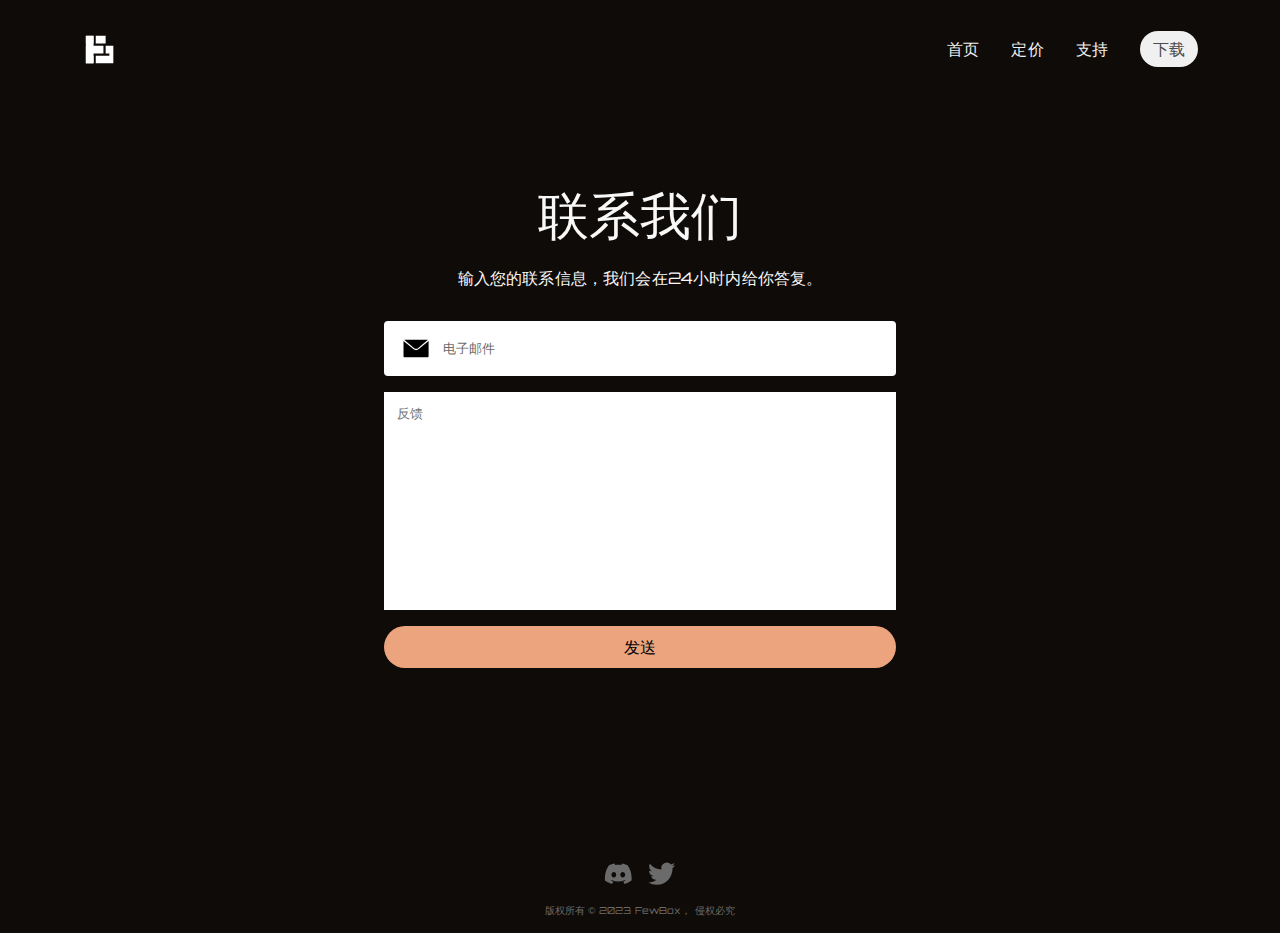
<file: service.html>
<!DOCTYPE html><html><head><meta charSet="utf-8"/><title>客户服务 | FewBox</title><link rel="shortcut icon" href="/favicon.ico"/><link rel="preconnect" href="https://fonts.googleapis.com"/><link rel="preconnect" href="https://fonts.gstatic.com"/><meta name="description"/><meta name="keywords"/><meta name="author"/><meta name="viewport"/><meta name="next-head-count" content="9"/><link rel="stylesheet" href="https://cdnjs.cloudflare.com/ajax/libs/animate.css/4.1.1/animate.min.css"/><link rel="preload" href="/_next/static/css/8229c51be3daddab.css" as="style"/><link rel="stylesheet" href="/_next/static/css/8229c51be3daddab.css" data-n-g=""/><noscript data-n-css=""></noscript><script defer="" nomodule="" src="/_next/static/chunks/polyfills-c67a75d1b6f99dc8.js"></script><script src="/_next/static/chunks/webpack-94547de1949c56d7.js" defer=""></script><script src="/_next/static/chunks/framework-50116e63224baba2.js" defer=""></script><script src="/_next/static/chunks/main-47c0a74dd876f8ce.js" defer=""></script><script src="/_next/static/chunks/pages/_app-f267cf13fc3b1471.js" defer=""></script><script src="/_next/static/chunks/121-1d15f2ee6740b70b.js" defer=""></script><script src="/_next/static/chunks/pages/service-289b342e224bd564.js" defer=""></script><script src="/_next/static/a6vV4zFWKUi_gcVCoynMC/_buildManifest.js" defer=""></script><script src="/_next/static/a6vV4zFWKUi_gcVCoynMC/_ssgManifest.js" defer=""></script></head><body><div id="__next"><div></div><div class="position-window-center"><div class="v-ybase flex flex-direction-column flex-wrap-nowrap flex-justify-content-flex-start flex-align-items-stretch flex-align-content-flex-start" style="display:none;font-family:&#x27;Orbitron&#x27;, sans-serif;cursor:inherit"><div class="position-self-custom" style="top:-undefined;right:-1em;bottom:-1.8em;left:-undefined;z-index:8888"><svg viewBox="0 0 256 256" fill="none" xmlns="http://www.w3.org/2000/svg" class="v-svg-circle font-size-extra-large red-background white-front white-border" style="border-width:2px;border-style:solid;border-color:white;padding:0.4em;font-family:&#x27;Orbitron&#x27;, sans-serif;cursor:inherit"><path d="M150.83 32.212C148.17 29.55 144.888 28 141.341 28h-26.607c-3.77 0-7.198 1.55-9.859 4.212-2.442 2.66-3.875 6.095-3.875 9.865v99.445c0 3.77 1.431 6.961 3.873 9.621 2.661 2.44 6.089 3.635 9.861 3.635h26.607c3.547 0 6.829-1.195 9.49-3.634 2.661-2.661 4.168-5.851 4.168-9.622v-99.78c0-3.547-1.507-6.872-4.169-9.531v.001zm-22.791 142.573c-7.318 0-13.635 2.66-18.957 7.982-5.1 5.1-7.65 11.31-7.65 18.625 0 7.319 2.55 13.635 7.65 18.958 5.099 5.1 11.419 7.65 18.957 7.65 7.319 0 13.526-2.219 18.626-7.319 5.322-5.322 7.982-11.754 7.982-19.292 0-7.094-2.329-13.304-7.65-18.625-5.101-5.318-11.419-7.979-18.958-7.979z" fill="currentColor"></path></svg></div><div class="position-area-default undefined v-ybase red-background flex flex-direction-column flex-wrap-nowrap flex-justify-content-flex-start flex-align-items-center flex-align-content-flex-start" style="border-radius:0.6em;padding:1.2em 2em 0.6em 2em;width:22em;font-family:&#x27;Orbitron&#x27;, sans-serif;cursor:inherit"><div class="position-area-right-top" style="z-index:9999"><svg viewBox="0 0 256 256" fill="none" xmlns="http://www.w3.org/2000/svg" class="v-svg-default font-size-super-small" style="font-family:&#x27;Orbitron&#x27;, sans-serif;cursor:pointer"><path d="M36.604 78.148c-11.472-11.472-11.472-30.072 0-41.544 11.472-11.472 30.072-11.472 41.544 0l141.248 141.248c11.472 11.472 11.472 30.072 0 41.544-11.472 11.472-30.072 11.472-41.544 0L36.604 78.148z" fill="currentColor"></path><path d="M177.852 36.604c11.472-11.472 30.072-11.472 41.544 0 11.472 11.472 11.472 30.072 0 41.544L78.148 219.396c-11.472 11.472-30.072 11.472-41.544 0-11.472-11.472-11.472-30.072 0-41.544L177.852 36.604z" fill="currentColor"></path></svg></div><div class="flex-item v-ybase flex flex-direction-column flex-wrap-nowrap flex-justify-content-flex-start flex-align-items-center flex-align-content-flex-start" style="font-family:&#x27;Orbitron&#x27;, sans-serif;cursor:inherit;gap:0.2em"><span class="flex-item v-label-center font-weight-black font-size-large" style="font-family:&#x27;Orbitron&#x27;, sans-serif"></span><a class="flex-item v-link" style="font-family:&#x27;Orbitron&#x27;, sans-serif" href="mailto:support@fewbox.com?subject= from FewBox&amp;body={Your Feedback Here}" target="_blank"><div class="v-xbase flex flex-wrap-nowrap flex-justify-content-center flex-align-items-center flex-align-content-flex-start" style="font-family:&#x27;Orbitron&#x27;, sans-serif;cursor:inherit;gap:0.6em"><span class="flex-item v-label" style="font-family:&#x27;Orbitron&#x27;, sans-serif"></span></div><span class="v-label font-size-small primary-front" style="font-family:&#x27;Orbitron&#x27;, sans-serif">support@fewbox.com</span></a></div></div></div></div><div class="v-ybase flex flex-direction-column flex-wrap-nowrap flex-justify-content-flex-start flex-align-items-center flex-align-content-flex-start" style="margin:0 0 6em 0;font-family:&#x27;Orbitron&#x27;, sans-serif;cursor:inherit"><div class="flex-item v-zone-extra-large" style="font-family:&#x27;Orbitron&#x27;, sans-serif"><header class="v-header" style="padding:2em 0;font-family:&#x27;Orbitron&#x27;, sans-serif"><div class="v-xbase flex flex-wrap-nowrap flex-justify-content-space-between flex-align-items-center flex-align-content-flex-start" style="font-family:&#x27;Orbitron&#x27;, sans-serif;cursor:inherit"><a class="flex-item" href="/"><svg xmlns="http://www.w3.org/2000/svg" viewBox="0 0 256 256" fill="none" class="v-svg-default white-front" style="font-family:&#x27;Orbitron&#x27;, sans-serif;cursor:inherit"><path fill-rule="evenodd" clip-rule="evenodd" d="M28 100h128v56H55v16h29v56H28V100zm72 72v56h128V100h-56v56h27v16h-99zM84 28H28v56h56V28zm16 0v56h72V28h-72z" fill="currentColor"></path><path fill="currentColor" d="M28 228V28h56v200z"></path></svg></a><div class="flex-item v-xbase flex flex-wrap-nowrap flex-justify-content-flex-start flex-align-items-center flex-align-content-flex-start" style="font-family:&#x27;Orbitron&#x27;, sans-serif;cursor:inherit;gap:2em"><a class="flex-item" style="flex-grow:1" href="/"><span class="v-label light-front" style="font-family:&#x27;Orbitron&#x27;, sans-serif">首页</span></a><a class="flex-item v-link" style="flex-grow:1;font-family:&#x27;Orbitron&#x27;, sans-serif" href="/pricing" target="_self"><div class="v-xbase flex flex-wrap-nowrap flex-justify-content-center flex-align-items-center flex-align-content-flex-start" style="font-family:&#x27;Orbitron&#x27;, sans-serif;cursor:inherit;gap:0.6em"><span class="flex-item v-label" style="font-family:&#x27;Orbitron&#x27;, sans-serif"></span></div><span class="v-label light-front" style="font-family:&#x27;Orbitron&#x27;, sans-serif">定价</span></a><a class="flex-item" style="flex-grow:1" href="/support"><span class="v-label light-front" style="font-family:&#x27;Orbitron&#x27;, sans-serif">支持</span></a><a class="flex-item" style="flex-grow:1" href="/download"><span class="v-label light-background dark-front" style="border-radius:2em;padding:0.5em 0.8em;font-family:&#x27;Orbitron&#x27;, sans-serif">下载</span></a></div></div></header><section class="v-section" style="padding:5em 0;font-family:&#x27;Orbitron&#x27;, sans-serif"><div class="v-ybase flex flex-direction-column flex-wrap-nowrap flex-justify-content-flex-start flex-align-items-center flex-align-content-flex-start" style="padding:0 0 2em 0;font-family:&#x27;Orbitron&#x27;, sans-serif;cursor:inherit;gap:1em"><span class="flex-item v-label font-size-super-large" style="font-family:&#x27;Orbitron&#x27;, sans-serif">联系我们</span><span class="flex-item v-label font-size-normal" style="font-family:&#x27;Orbitron&#x27;, sans-serif">输入您的联系信息，我们会在24小时内给你答复。</span></div><div class="v-xbase flex flex-wrap-nowrap flex-justify-content-center flex-align-items-center flex-align-content-flex-start" style="font-family:&#x27;Orbitron&#x27;, sans-serif;cursor:inherit"><form class="v-form"><div class="v-ybase flex flex-direction-column flex-wrap-nowrap flex-justify-content-flex-start flex-align-items-stretch flex-align-content-flex-start" style="width:32em;font-family:&#x27;Orbitron&#x27;, sans-serif;cursor:inherit;gap:1em"><div class="flex-item v-input v-email white-background white-before-background white-after-background black-front black-before-front black-after-front transparent-border" style="font-family:&#x27;Orbitron&#x27;, sans-serif"><div class="v-ybase flex flex-direction-column flex-wrap-nowrap flex-justify-content-flex-start flex-align-items-stretch flex-align-content-flex-start" style="font-family:&#x27;Orbitron&#x27;, sans-serif;cursor:inherit"><div class="flex-item v-xbase flex flex-wrap-nowrap flex-justify-content-flex-start flex-align-items-center flex-align-content-flex-start" style="font-family:&#x27;Orbitron&#x27;, sans-serif;cursor:inherit;gap:0.6em"><svg viewBox="0 0 256 256" fill="none" xmlns="http://www.w3.org/2000/svg" class="flex-item v-svg-default" style="font-family:&#x27;Orbitron&#x27;, sans-serif;cursor:inherit"><path d="m228 66.809-78.239 65.284c-12.953 10.881-30.571 10.881-43.522 0L28 66.809v124.869c0 3.627 3.108 6.218 6.218 6.218H221.78c3.627 0 6.217-2.59 6.217-6.218V66.808H228z" fill="currentColor"></path><path d="m33.702 58 79.274 66.319c8.807 7.253 21.243 7.253 30.571 0L222.303 58h-188.6z" fill="currentColor"></path></svg><input class="flex-item" required="" placeholder="电子邮件" type="email" id="client.email" name="client.email"/></div></div></div><textarea name="client.feedback" placeholder="反馈" class="flex-item v-textarea" style="font-family:&#x27;Orbitron&#x27;, sans-serif" rows="12"></textarea><div class="flex-item v-submit primary-background black-front" style="border-radius:3em;font-family:&#x27;Orbitron&#x27;, sans-serif"><div class="v-xbase flex flex-wrap-nowrap flex-justify-content-center flex-align-items-center flex-align-content-flex-start" style="font-family:&#x27;Orbitron&#x27;, sans-serif;cursor:inherit"><span class="flex-item">发送</span></div><input formnovalidate="" type="submit" class="flex-item v-submit primary-background black-front" style="border-radius:3em;font-family:&#x27;Orbitron&#x27;, sans-serif"/></div></div></form></div></section></div></div><div class="v-ybase flex flex-direction-column flex-wrap-nowrap flex-justify-content-flex-start flex-align-items-center flex-align-content-flex-start" style="padding:1em;font-family:&#x27;Orbitron&#x27;, sans-serif;cursor:inherit;gap:1em"><div class="flex-item v-xbase flex flex-wrap-nowrap flex-justify-content-flex-start flex-align-items-center flex-align-content-flex-start" style="font-family:&#x27;Orbitron&#x27;, sans-serif;cursor:inherit;gap:1em"><a class="flex-item v-link" style="flex-grow:1;font-family:&#x27;Orbitron&#x27;, sans-serif" href="https://discord.com/channels/966528814245097522/966528814698090568" target="_blank"><div class="v-xbase flex flex-wrap-nowrap flex-justify-content-center flex-align-items-center flex-align-content-flex-start" style="font-family:&#x27;Orbitron&#x27;, sans-serif;cursor:inherit;gap:0.6em"><span class="flex-item v-label" style="font-family:&#x27;Orbitron&#x27;, sans-serif"></span></div><svg viewBox="0 0 32 32" fill="none" xmlns="http://www.w3.org/2000/svg" class="v-svg-default font-size-small placeholder-front" style="font-family:&#x27;Orbitron&#x27;, sans-serif;cursor:inherit"><path d="M26.82 5.96c3.439 5.057 5.137 10.76 4.502 17.327a.099.099 0 0 1-.04.07 25.174 25.174 0 0 1-7.616 3.843.098.098 0 0 1-.107-.037 20.305 20.305 0 0 1-1.554-2.528.097.097 0 0 1 .051-.135 15.69 15.69 0 0 0 2.377-1.13.098.098 0 0 0 .009-.163c-.161-.12-.32-.245-.474-.37a.093.093 0 0 0-.099-.013c-4.925 2.275-10.32 2.275-15.305 0a.095.095 0 0 0-.098.014c-.152.125-.312.25-.472.37a.097.097 0 0 0 .01.161 16.61 16.61 0 0 0 2.376 1.132c.053.02.079.082.052.134-.448.887-.97 1.73-1.555 2.53a.1.1 0 0 1-.107.035c-2.477-.77-5-1.93-7.605-3.843a.103.103 0 0 1-.04-.071c-.53-5.68.552-11.431 4.5-17.327a.089.089 0 0 1 .04-.035 25.057 25.057 0 0 1 6.2-1.922.098.098 0 0 1 .099.047c.268.476.576 1.086.784 1.585 2.292-.35 4.62-.35 6.962 0 .207-.489.504-1.11.771-1.585a.094.094 0 0 1 .1-.047 25.116 25.116 0 0 1 6.199 1.922c.017.007.03.019.04.036zm-12.907 10.8c.024-1.68-1.2-3.07-2.737-3.07-1.524 0-2.736 1.378-2.736 3.07 0 1.69 1.236 3.067 2.736 3.067 1.525 0 2.737-1.377 2.737-3.068zm10.119 0c.024-1.68-1.2-3.07-2.737-3.07-1.524 0-2.737 1.378-2.737 3.07 0 1.69 1.237 3.067 2.737 3.067 1.537 0 2.737-1.377 2.737-3.068z" fill="currentColor"></path></svg></a><a class="flex-item v-link" style="flex-grow:1;font-family:&#x27;Orbitron&#x27;, sans-serif" href="https://twitter.com/fewbox" target="_blank"><div class="v-xbase flex flex-wrap-nowrap flex-justify-content-center flex-align-items-center flex-align-content-flex-start" style="font-family:&#x27;Orbitron&#x27;, sans-serif;cursor:inherit;gap:0.6em"><span class="flex-item v-label" style="font-family:&#x27;Orbitron&#x27;, sans-serif"></span></div><svg viewBox="0 0 32 32" fill="none" xmlns="http://www.w3.org/2000/svg" class="v-svg-default font-size-small placeholder-front" style="font-family:&#x27;Orbitron&#x27;, sans-serif;cursor:inherit"><path d="M9.75 28.203c11.698 0 18.095-9.695 18.095-18.103 0-.275-.005-.55-.018-.822A12.936 12.936 0 0 0 31 5.983c-1.14.507-2.366.848-3.652 1.002a6.385 6.385 0 0 0 2.796-3.52 12.754 12.754 0 0 1-4.038 1.545 6.362 6.362 0 0 0-10.838 5.802 18.058 18.058 0 0 1-13.11-6.647 6.347 6.347 0 0 0-.862 3.198 6.358 6.358 0 0 0 2.83 5.296 6.31 6.31 0 0 1-2.88-.796l-.001.081a6.363 6.363 0 0 0 5.103 6.237 6.364 6.364 0 0 1-2.873.11 6.367 6.367 0 0 0 5.941 4.418 12.757 12.757 0 0 1-7.899 2.724A13.04 13.04 0 0 1 0 25.345a17.998 17.998 0 0 0 9.75 2.858" fill="currentColor"></path></svg></a></div><span class="flex-item v-label font-size-extra-small placeholder-front" style="font-family:&#x27;Orbitron&#x27;, sans-serif">版权所有 © 2023 FewBox， 侵权必究</span></div></div><script id="__NEXT_DATA__" type="application/json">{"props":{"pageProps":{}},"page":"/service","query":{},"buildId":"a6vV4zFWKUi_gcVCoynMC","nextExport":true,"autoExport":true,"isFallback":false,"scriptLoader":[]}</script></body></html>
</file>
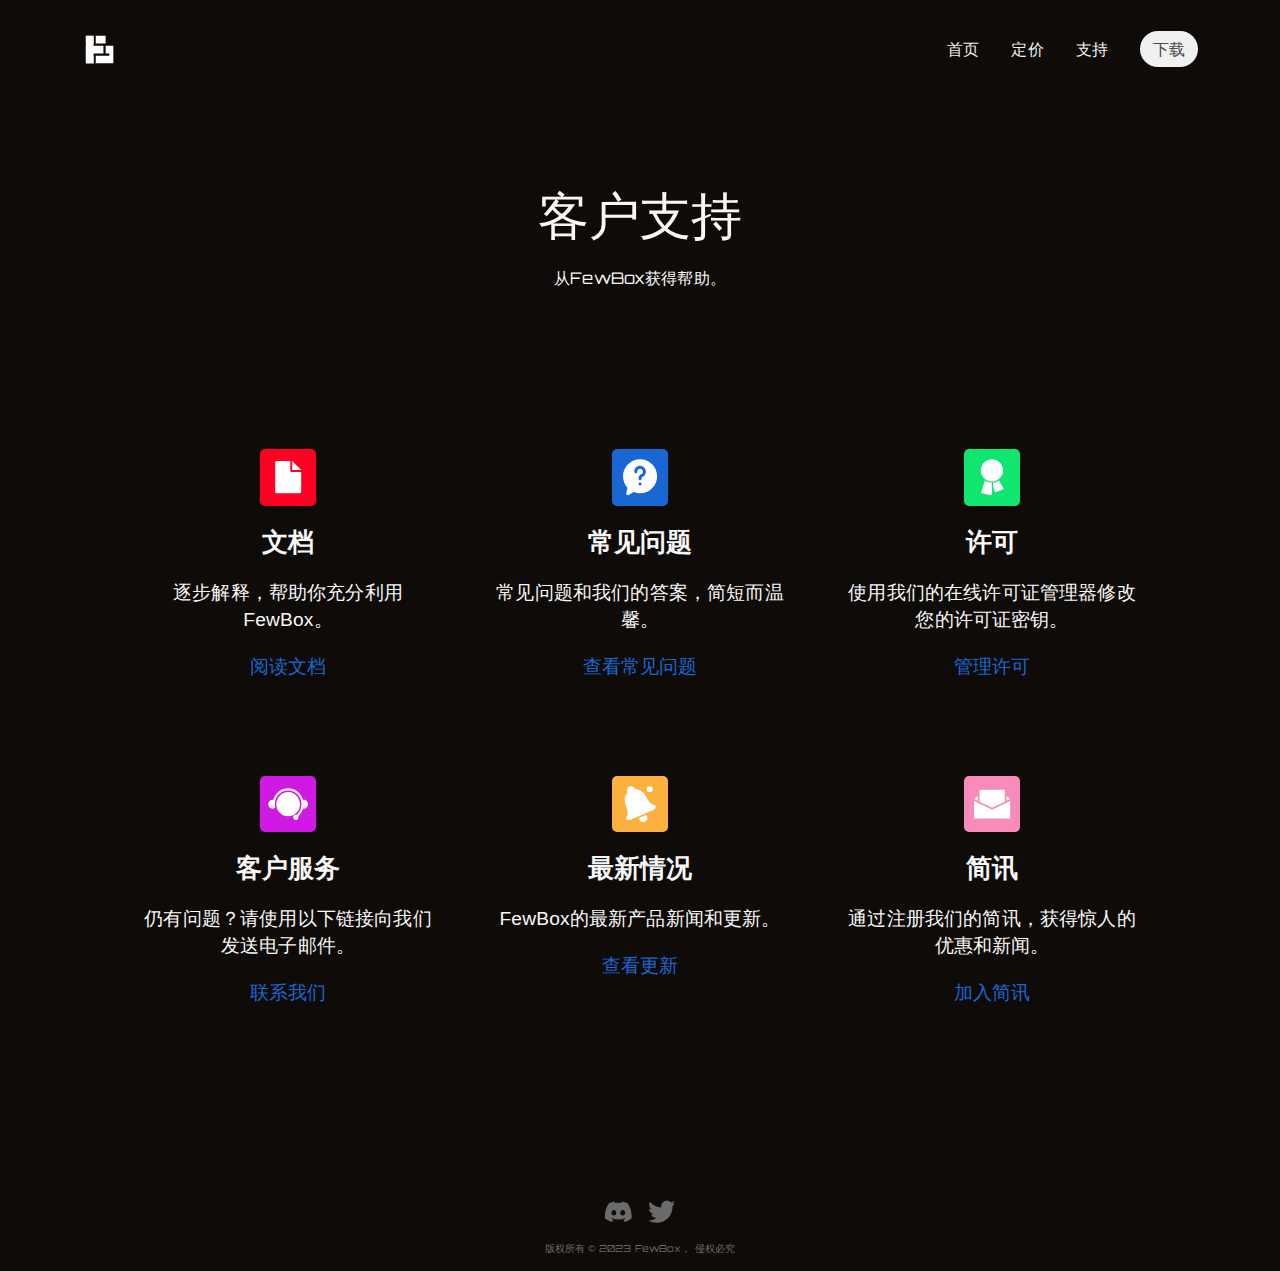
<file: support.html>
<!DOCTYPE html><html><head><meta charSet="utf-8"/><title>技术支持 | FewBox</title><link rel="shortcut icon" href="/favicon.ico"/><link rel="preconnect" href="https://fonts.googleapis.com"/><link rel="preconnect" href="https://fonts.gstatic.com"/><meta name="description"/><meta name="keywords"/><meta name="author"/><meta name="viewport"/><meta name="next-head-count" content="9"/><link rel="stylesheet" href="https://cdnjs.cloudflare.com/ajax/libs/animate.css/4.1.1/animate.min.css"/><link rel="preload" href="/_next/static/css/8229c51be3daddab.css" as="style"/><link rel="stylesheet" href="/_next/static/css/8229c51be3daddab.css" data-n-g=""/><noscript data-n-css=""></noscript><script defer="" nomodule="" src="/_next/static/chunks/polyfills-c67a75d1b6f99dc8.js"></script><script src="/_next/static/chunks/webpack-94547de1949c56d7.js" defer=""></script><script src="/_next/static/chunks/framework-50116e63224baba2.js" defer=""></script><script src="/_next/static/chunks/main-47c0a74dd876f8ce.js" defer=""></script><script src="/_next/static/chunks/pages/_app-f267cf13fc3b1471.js" defer=""></script><script src="/_next/static/chunks/121-1d15f2ee6740b70b.js" defer=""></script><script src="/_next/static/chunks/pages/support-f0cecb1709e6d9fc.js" defer=""></script><script src="/_next/static/a6vV4zFWKUi_gcVCoynMC/_buildManifest.js" defer=""></script><script src="/_next/static/a6vV4zFWKUi_gcVCoynMC/_ssgManifest.js" defer=""></script></head><body><div id="__next"><div></div><div class="position-window-center"><div class="v-ybase flex flex-direction-column flex-wrap-nowrap flex-justify-content-flex-start flex-align-items-stretch flex-align-content-flex-start" style="display:none;font-family:&#x27;Orbitron&#x27;, sans-serif;cursor:inherit"><div class="position-self-custom" style="top:-undefined;right:-1em;bottom:-1.8em;left:-undefined;z-index:8888"><svg viewBox="0 0 256 256" fill="none" xmlns="http://www.w3.org/2000/svg" class="v-svg-circle font-size-extra-large red-background white-front white-border" style="border-width:2px;border-style:solid;border-color:white;padding:0.4em;font-family:&#x27;Orbitron&#x27;, sans-serif;cursor:inherit"><path d="M150.83 32.212C148.17 29.55 144.888 28 141.341 28h-26.607c-3.77 0-7.198 1.55-9.859 4.212-2.442 2.66-3.875 6.095-3.875 9.865v99.445c0 3.77 1.431 6.961 3.873 9.621 2.661 2.44 6.089 3.635 9.861 3.635h26.607c3.547 0 6.829-1.195 9.49-3.634 2.661-2.661 4.168-5.851 4.168-9.622v-99.78c0-3.547-1.507-6.872-4.169-9.531v.001zm-22.791 142.573c-7.318 0-13.635 2.66-18.957 7.982-5.1 5.1-7.65 11.31-7.65 18.625 0 7.319 2.55 13.635 7.65 18.958 5.099 5.1 11.419 7.65 18.957 7.65 7.319 0 13.526-2.219 18.626-7.319 5.322-5.322 7.982-11.754 7.982-19.292 0-7.094-2.329-13.304-7.65-18.625-5.101-5.318-11.419-7.979-18.958-7.979z" fill="currentColor"></path></svg></div><div class="position-area-default undefined v-ybase red-background flex flex-direction-column flex-wrap-nowrap flex-justify-content-flex-start flex-align-items-center flex-align-content-flex-start" style="border-radius:0.6em;padding:1.2em 2em 0.6em 2em;width:22em;font-family:&#x27;Orbitron&#x27;, sans-serif;cursor:inherit"><div class="position-area-right-top" style="z-index:9999"><svg viewBox="0 0 256 256" fill="none" xmlns="http://www.w3.org/2000/svg" class="v-svg-default font-size-super-small" style="font-family:&#x27;Orbitron&#x27;, sans-serif;cursor:pointer"><path d="M36.604 78.148c-11.472-11.472-11.472-30.072 0-41.544 11.472-11.472 30.072-11.472 41.544 0l141.248 141.248c11.472 11.472 11.472 30.072 0 41.544-11.472 11.472-30.072 11.472-41.544 0L36.604 78.148z" fill="currentColor"></path><path d="M177.852 36.604c11.472-11.472 30.072-11.472 41.544 0 11.472 11.472 11.472 30.072 0 41.544L78.148 219.396c-11.472 11.472-30.072 11.472-41.544 0-11.472-11.472-11.472-30.072 0-41.544L177.852 36.604z" fill="currentColor"></path></svg></div><div class="flex-item v-ybase flex flex-direction-column flex-wrap-nowrap flex-justify-content-flex-start flex-align-items-center flex-align-content-flex-start" style="font-family:&#x27;Orbitron&#x27;, sans-serif;cursor:inherit;gap:0.2em"><span class="flex-item v-label-center font-weight-black font-size-large" style="font-family:&#x27;Orbitron&#x27;, sans-serif"></span><a class="flex-item v-link" style="font-family:&#x27;Orbitron&#x27;, sans-serif" href="mailto:support@fewbox.com?subject= from FewBox&amp;body={Your Feedback Here}" target="_blank"><div class="v-xbase flex flex-wrap-nowrap flex-justify-content-center flex-align-items-center flex-align-content-flex-start" style="font-family:&#x27;Orbitron&#x27;, sans-serif;cursor:inherit;gap:0.6em"><span class="flex-item v-label" style="font-family:&#x27;Orbitron&#x27;, sans-serif"></span></div><span class="v-label font-size-small primary-front" style="font-family:&#x27;Orbitron&#x27;, sans-serif">support@fewbox.com</span></a></div></div></div></div><div class="v-ybase flex flex-direction-column flex-wrap-nowrap flex-justify-content-flex-start flex-align-items-center flex-align-content-flex-start" style="margin:0 0 6em 0;font-family:&#x27;Orbitron&#x27;, sans-serif;cursor:inherit"><div class="flex-item v-zone-extra-large" style="font-family:&#x27;Orbitron&#x27;, sans-serif"><header class="v-header" style="padding:2em 0;font-family:&#x27;Orbitron&#x27;, sans-serif"><div class="v-xbase flex flex-wrap-nowrap flex-justify-content-space-between flex-align-items-center flex-align-content-flex-start" style="font-family:&#x27;Orbitron&#x27;, sans-serif;cursor:inherit"><a class="flex-item" href="/"><svg xmlns="http://www.w3.org/2000/svg" viewBox="0 0 256 256" fill="none" class="v-svg-default white-front" style="font-family:&#x27;Orbitron&#x27;, sans-serif;cursor:inherit"><path fill-rule="evenodd" clip-rule="evenodd" d="M28 100h128v56H55v16h29v56H28V100zm72 72v56h128V100h-56v56h27v16h-99zM84 28H28v56h56V28zm16 0v56h72V28h-72z" fill="currentColor"></path><path fill="currentColor" d="M28 228V28h56v200z"></path></svg></a><div class="flex-item v-xbase flex flex-wrap-nowrap flex-justify-content-flex-start flex-align-items-center flex-align-content-flex-start" style="font-family:&#x27;Orbitron&#x27;, sans-serif;cursor:inherit;gap:2em"><a class="flex-item" style="flex-grow:1" href="/"><span class="v-label light-front" style="font-family:&#x27;Orbitron&#x27;, sans-serif">首页</span></a><a class="flex-item v-link" style="flex-grow:1;font-family:&#x27;Orbitron&#x27;, sans-serif" href="/pricing" target="_self"><div class="v-xbase flex flex-wrap-nowrap flex-justify-content-center flex-align-items-center flex-align-content-flex-start" style="font-family:&#x27;Orbitron&#x27;, sans-serif;cursor:inherit;gap:0.6em"><span class="flex-item v-label" style="font-family:&#x27;Orbitron&#x27;, sans-serif"></span></div><span class="v-label light-front" style="font-family:&#x27;Orbitron&#x27;, sans-serif">定价</span></a><a class="flex-item" style="flex-grow:1" href="/support"><span class="v-label light-front" style="font-family:&#x27;Orbitron&#x27;, sans-serif">支持</span></a><a class="flex-item" style="flex-grow:1" href="/download"><span class="v-label light-background dark-front" style="border-radius:2em;padding:0.5em 0.8em;font-family:&#x27;Orbitron&#x27;, sans-serif">下载</span></a></div></div></header><div class="v-ybase flex flex-direction-column flex-wrap-nowrap flex-justify-content-flex-start flex-align-items-stretch flex-align-content-flex-start" style="font-family:&#x27;Orbitron&#x27;, sans-serif;cursor:inherit"><section class="flex-item v-section" style="padding:5em 0;font-family:&#x27;Orbitron&#x27;, sans-serif"><div class="v-ybase flex flex-direction-column flex-wrap-nowrap flex-justify-content-flex-start flex-align-items-center flex-align-content-flex-start" style="font-family:&#x27;Orbitron&#x27;, sans-serif;cursor:inherit;gap:1em"><span class="flex-item v-label font-size-super-large" style="font-family:&#x27;Orbitron&#x27;, sans-serif">客户支持</span><span class="flex-item v-label font-size-normal" style="font-family:&#x27;Orbitron&#x27;, sans-serif">从FewBox获得帮助。</span></div></section><section class="flex-item v-section" style="padding:5em 0;font-family:&#x27;Orbitron&#x27;, sans-serif"><div class="large-down-hidden v-ybase flex flex-direction-column flex-wrap-nowrap flex-justify-content-flex-start flex-align-items-center flex-align-content-flex-start" style="font-family:&#x27;Orbitron&#x27;, sans-serif;cursor:inherit;gap:6em"><div class="flex-item v-xbase flex flex-wrap-nowrap flex-justify-content-flex-start flex-align-items-flex-start flex-align-content-flex-start" style="font-family:&#x27;Orbitron&#x27;, sans-serif;cursor:inherit;gap:4em"><div class="large-down-hidden v-ybase flex flex-direction-column flex-wrap-nowrap flex-justify-content-flex-start flex-align-items-center flex-align-content-flex-start" style="width:18em;font-family:&#x27;Orbitron&#x27;, sans-serif;cursor:inherit;gap:1.2em"><div class="flex-item v-boundary" style="font-family:&#x27;Orbitron&#x27;, sans-serif"><svg viewBox="0 0 256 256" fill="none" xmlns="http://www.w3.org/2000/svg" class="v-svg-default font-size-extra-large red-background white-front" style="border-radius:0.2em;padding:0.2em;font-family:&#x27;Orbitron&#x27;, sans-serif;cursor:inherit"><path fill-rule="evenodd" clip-rule="evenodd" d="M150.648 38v49.89h49.879L150.648 38z" fill="currentColor"></path><path fill-rule="evenodd" clip-rule="evenodd" d="M139.774 92.72V38.003H64.828c-8.805 0-8.805 9.365-8.805 9.365v160.695S55.075 218 65.393 218h124.076s11.055-.355 11.055-10.861V98.774l-54.699.001a6.057 6.057 0 0 1-6.049-6.054l-.002-.002z" fill="currentColor"></path></svg></div><span class="flex-item v-label font-weight-black font-size-extra-large" style="font-family:&#x27;Roboto&#x27;, sans-serif">文档</span><span class="flex-item v-label-center font-size-large" style="font-family:&#x27;Roboto&#x27;, sans-serif">逐步解释，帮助你充分利用FewBox。</span><a class="flex-item" href="/document"><span class="v-label font-size-large blue-front" style="font-family:&#x27;Orbitron&#x27;, sans-serif">阅读文档</span></a></div><div class="large-up-hidden v-ybase flex flex-direction-column flex-wrap-nowrap flex-justify-content-flex-start flex-align-items-stretch flex-align-content-flex-start" style="width:18em;font-family:&#x27;Orbitron&#x27;, sans-serif;cursor:inherit;gap:1.2em"><div class="flex-item v-boundary" style="font-family:&#x27;Orbitron&#x27;, sans-serif"><svg viewBox="0 0 256 256" fill="none" xmlns="http://www.w3.org/2000/svg" class="v-svg-default font-size-extra-large red-background white-front" style="border-radius:0.2em;padding:0.2em;font-family:&#x27;Orbitron&#x27;, sans-serif;cursor:inherit"><path fill-rule="evenodd" clip-rule="evenodd" d="M150.648 38v49.89h49.879L150.648 38z" fill="currentColor"></path><path fill-rule="evenodd" clip-rule="evenodd" d="M139.774 92.72V38.003H64.828c-8.805 0-8.805 9.365-8.805 9.365v160.695S55.075 218 65.393 218h124.076s11.055-.355 11.055-10.861V98.774l-54.699.001a6.057 6.057 0 0 1-6.049-6.054l-.002-.002z" fill="currentColor"></path></svg></div><span class="flex-item v-label font-weight-black font-size-extra-large" style="font-family:&#x27;Roboto&#x27;, sans-serif">文档</span><span class="flex-item v-label font-size-large" style="font-family:&#x27;Roboto&#x27;, sans-serif">逐步解释，帮助你充分利用FewBox。</span><a class="flex-item" href="/document"><span class="v-label font-size-large blue-front" style="font-family:&#x27;Orbitron&#x27;, sans-serif">阅读文档</span></a></div><div class="large-down-hidden v-ybase flex flex-direction-column flex-wrap-nowrap flex-justify-content-flex-start flex-align-items-center flex-align-content-flex-start" style="width:18em;font-family:&#x27;Orbitron&#x27;, sans-serif;cursor:inherit;gap:1.2em"><div class="flex-item v-boundary" style="font-family:&#x27;Orbitron&#x27;, sans-serif"><svg viewBox="0 0 256 256" fill="none" xmlns="http://www.w3.org/2000/svg" class="v-svg-default font-size-extra-large blue-background white-front" style="border-radius:0.2em;padding:0.2em;font-family:&#x27;Orbitron&#x27;, sans-serif;cursor:inherit"><path d="M127.663 28C75.499 28 33 70.499 33 122.748c0 23.833 8.667 46.249 24.583 63.749l-6.833 31.417c-1.505 7.142 6.015 12.363 12.167 9.083l29.75-16.248c11 4.417 22.75 6.666 34.998 6.666 52.169 0 94.663-42.417 94.663-94.663 0-52.249-42.5-94.748-94.663-94.748l-.002-.004zm5.833 143.997c-3.344 3.345-8.62 3.13-11.75 0-3.365-3.552-3.288-8.461 0-11.75 3.138-3.137 8.287-3.463 11.75 0 2.836 2.836 3.678 8.073 0 11.75zm5.917-44.333c-1.667.666-3.416 2.084-3.416 4.249v5.084c0 4.583-3.749 8.333-8.334 8.333a8.305 8.305 0 0 1-8.334-8.333v-5.084c0-8.666 5.5-16.416 14-19.748 7-2.75 11-9.918 9.75-17.418-1-6.166-6.166-11.417-12.335-12.584-10.046-1.939-18.749 5.642-18.749 15.334 0 4.583-3.749 8.334-8.334 8.334-4.583 0-8.334-3.749-8.334-8.334 0-20.383 18.581-35.576 38.582-31.75 12.917 2.5 23.5 13.334 25.666 26.25 2.504 15.334-5.746 30.001-20.162 35.667z" fill="currentColor"></path></svg></div><span class="flex-item v-label font-weight-black font-size-extra-large" style="font-family:&#x27;Roboto&#x27;, sans-serif">常见问题</span><span class="flex-item v-label-center font-size-large" style="font-family:&#x27;Roboto&#x27;, sans-serif">常见问题和我们的答案，简短而温馨。</span><a class="flex-item" href="/faq"><span class="v-label font-size-large blue-front" style="font-family:&#x27;Orbitron&#x27;, sans-serif">查看常见问题</span></a></div><div class="large-up-hidden v-ybase flex flex-direction-column flex-wrap-nowrap flex-justify-content-flex-start flex-align-items-stretch flex-align-content-flex-start" style="width:18em;font-family:&#x27;Orbitron&#x27;, sans-serif;cursor:inherit;gap:1.2em"><div class="flex-item v-boundary" style="font-family:&#x27;Orbitron&#x27;, sans-serif"><svg viewBox="0 0 256 256" fill="none" xmlns="http://www.w3.org/2000/svg" class="v-svg-default font-size-extra-large blue-background white-front" style="border-radius:0.2em;padding:0.2em;font-family:&#x27;Orbitron&#x27;, sans-serif;cursor:inherit"><path d="M127.663 28C75.499 28 33 70.499 33 122.748c0 23.833 8.667 46.249 24.583 63.749l-6.833 31.417c-1.505 7.142 6.015 12.363 12.167 9.083l29.75-16.248c11 4.417 22.75 6.666 34.998 6.666 52.169 0 94.663-42.417 94.663-94.663 0-52.249-42.5-94.748-94.663-94.748l-.002-.004zm5.833 143.997c-3.344 3.345-8.62 3.13-11.75 0-3.365-3.552-3.288-8.461 0-11.75 3.138-3.137 8.287-3.463 11.75 0 2.836 2.836 3.678 8.073 0 11.75zm5.917-44.333c-1.667.666-3.416 2.084-3.416 4.249v5.084c0 4.583-3.749 8.333-8.334 8.333a8.305 8.305 0 0 1-8.334-8.333v-5.084c0-8.666 5.5-16.416 14-19.748 7-2.75 11-9.918 9.75-17.418-1-6.166-6.166-11.417-12.335-12.584-10.046-1.939-18.749 5.642-18.749 15.334 0 4.583-3.749 8.334-8.334 8.334-4.583 0-8.334-3.749-8.334-8.334 0-20.383 18.581-35.576 38.582-31.75 12.917 2.5 23.5 13.334 25.666 26.25 2.504 15.334-5.746 30.001-20.162 35.667z" fill="currentColor"></path></svg></div><span class="flex-item v-label font-weight-black font-size-extra-large" style="font-family:&#x27;Roboto&#x27;, sans-serif">常见问题</span><span class="flex-item v-label font-size-large" style="font-family:&#x27;Roboto&#x27;, sans-serif">常见问题和我们的答案，简短而温馨。</span><a class="flex-item" href="/faq"><span class="v-label font-size-large blue-front" style="font-family:&#x27;Orbitron&#x27;, sans-serif">查看常见问题</span></a></div><div class="large-down-hidden v-ybase flex flex-direction-column flex-wrap-nowrap flex-justify-content-flex-start flex-align-items-center flex-align-content-flex-start" style="width:18em;font-family:&#x27;Orbitron&#x27;, sans-serif;cursor:inherit;gap:1.2em"><div class="flex-item v-boundary" style="font-family:&#x27;Orbitron&#x27;, sans-serif"><svg viewBox="0 0 256 256" fill="none" xmlns="http://www.w3.org/2000/svg" class="v-svg-default font-size-extra-large green-background white-front" style="border-radius:0.2em;padding:0.2em;font-family:&#x27;Orbitron&#x27;, sans-serif;cursor:inherit"><path d="M68.71 69.278C75.625 49.373 94.693 28 126.75 28c32.478 0 51.336 21.582 58.25 41.697 20.116 58.46-48.612 107.072-96.805 68.308-20.744-16.552-28.498-43.583-19.487-68.727z" fill="currentColor"></path><path d="m67.453 211.55 20.325-65.374c10.896 7.543 24.306 11.944 38.135 12.153l.837 43.373.42 21.582c0 2.934-2.725 5.239-5.658 4.61l-50.707-10.268c-2.516-.838-4.192-3.563-3.353-6.077v.001zm75.222-2.513c-11.105-39.393-9.639-31.43-10.057-50.917 11.734-1.048 23.678-5.448 33.107-11.944l25.143 42.745c1.468 2.514.42 5.657-2.305 6.706l-39.602 16.552c-2.515.839-5.448-.627-6.286-3.142z" fill="currentColor"></path></svg></div><span class="flex-item v-label font-weight-black font-size-extra-large" style="font-family:&#x27;Roboto&#x27;, sans-serif">许可</span><span class="flex-item v-label-center font-size-large" style="font-family:&#x27;Roboto&#x27;, sans-serif">使用我们的在线许可证管理器修改您的许可证密钥。</span><a class="flex-item" href="/license"><span class="v-label font-size-large blue-front" style="font-family:&#x27;Orbitron&#x27;, sans-serif">管理许可</span></a></div><div class="large-up-hidden v-ybase flex flex-direction-column flex-wrap-nowrap flex-justify-content-flex-start flex-align-items-stretch flex-align-content-flex-start" style="width:18em;font-family:&#x27;Orbitron&#x27;, sans-serif;cursor:inherit;gap:1.2em"><div class="flex-item v-boundary" style="font-family:&#x27;Orbitron&#x27;, sans-serif"><svg viewBox="0 0 256 256" fill="none" xmlns="http://www.w3.org/2000/svg" class="v-svg-default font-size-extra-large green-background white-front" style="border-radius:0.2em;padding:0.2em;font-family:&#x27;Orbitron&#x27;, sans-serif;cursor:inherit"><path d="M68.71 69.278C75.625 49.373 94.693 28 126.75 28c32.478 0 51.336 21.582 58.25 41.697 20.116 58.46-48.612 107.072-96.805 68.308-20.744-16.552-28.498-43.583-19.487-68.727z" fill="currentColor"></path><path d="m67.453 211.55 20.325-65.374c10.896 7.543 24.306 11.944 38.135 12.153l.837 43.373.42 21.582c0 2.934-2.725 5.239-5.658 4.61l-50.707-10.268c-2.516-.838-4.192-3.563-3.353-6.077v.001zm75.222-2.513c-11.105-39.393-9.639-31.43-10.057-50.917 11.734-1.048 23.678-5.448 33.107-11.944l25.143 42.745c1.468 2.514.42 5.657-2.305 6.706l-39.602 16.552c-2.515.839-5.448-.627-6.286-3.142z" fill="currentColor"></path></svg></div><span class="flex-item v-label font-weight-black font-size-extra-large" style="font-family:&#x27;Roboto&#x27;, sans-serif">许可</span><span class="flex-item v-label font-size-large" style="font-family:&#x27;Roboto&#x27;, sans-serif">使用我们的在线许可证管理器修改您的许可证密钥。</span><a class="flex-item" href="/license"><span class="v-label font-size-large blue-front" style="font-family:&#x27;Orbitron&#x27;, sans-serif">管理许可</span></a></div></div><div class="flex-item v-xbase flex flex-wrap-nowrap flex-justify-content-flex-start flex-align-items-flex-start flex-align-content-flex-start" style="font-family:&#x27;Orbitron&#x27;, sans-serif;cursor:inherit;gap:4em"><div class="large-down-hidden v-ybase flex flex-direction-column flex-wrap-nowrap flex-justify-content-flex-start flex-align-items-center flex-align-content-flex-start" style="width:18em;font-family:&#x27;Orbitron&#x27;, sans-serif;cursor:inherit;gap:1.2em"><div class="flex-item v-boundary" style="font-family:&#x27;Orbitron&#x27;, sans-serif"><svg viewBox="0 0 256 256" fill="none" xmlns="http://www.w3.org/2000/svg" class="v-svg-default font-size-extra-large purple-background white-front" style="border-radius:0.2em;padding:0.2em;font-family:&#x27;Orbitron&#x27;, sans-serif;cursor:inherit"><path d="M62.168 128.315c0 17.884 6.929 35.035 19.263 47.68 12.334 12.646 29.064 19.751 46.507 19.751 17.444 0 34.172-7.105 46.507-19.751 12.334-12.645 19.264-29.796 19.264-47.68s-6.93-35.034-19.264-47.68c-12.334-12.645-29.063-19.748-46.507-19.748-17.443 0-34.173 7.103-46.507 19.748-12.335 12.645-19.263 29.796-19.263 47.68z" fill="currentColor"></path><path d="M214.037 103.795a23.218 23.218 0 0 0-3.3.232c-5.144-18.446-16.009-34.673-30.95-46.226C164.844 46.248 146.64 40 127.926 40c-18.713 0-36.919 6.248-51.86 17.801-14.941 11.552-25.806 27.78-30.95 46.226a24.123 24.123 0 0 0-3.2-.221c-8.545 0-16.44 4.674-20.712 12.262-4.272 7.585-4.272 16.933 0 24.519 4.272 7.586 12.167 12.26 20.712 12.26 1.07-.004 2.14-.08 3.2-.227a23.533 23.533 0 0 0 8.902-3.138c1.334-.824 2-2.436 1.644-3.991a78.796 78.796 0 0 1 .597-36.779c4.226-16.18 13.543-30.478 26.508-40.672 12.962-10.195 28.846-15.718 45.183-15.708 16.338.008 32.216 5.547 45.168 15.754 12.951 10.208 22.256 24.515 26.466 40.701a78.643 78.643 0 0 1 0 39.108c-3.348 12.945-9.99 24.745-19.247 34.194a70.947 70.947 0 0 1-3.772 3.597 5.827 5.827 0 0 1-4.557 1.429c-3.737-.445-7.494.657-10.437 3.061-2.944 2.403-4.831 5.912-5.242 9.746-.412 3.834.684 7.679 3.046 10.682 2.361 3.004 5.794 4.918 9.535 5.318a13.9 13.9 0 0 0 10.403-3.184c2.916-2.439 4.763-5.968 5.131-9.809.127-1.343.07-2.698-.167-4.026-.353-2.04.337-4.122 1.829-5.518 11.732-11.001 20.263-25.119 24.647-40.786 6.571.947 13.23-.946 18.386-5.229 5.157-4.283 8.345-10.57 8.803-17.356.46-6.787-1.852-13.464-6.382-18.436-4.531-4.97-10.871-7.789-17.507-7.779l-.016-.004z" fill="currentColor"></path></svg></div><span class="flex-item v-label font-weight-black font-size-extra-large" style="font-family:&#x27;Roboto&#x27;, sans-serif">客户服务</span><span class="flex-item v-label-center font-size-large" style="font-family:&#x27;Roboto&#x27;, sans-serif">仍有问题？请使用以下链接向我们发送电子邮件。</span><a class="flex-item" href="/service"><span class="v-label font-size-large blue-front" style="font-family:&#x27;Orbitron&#x27;, sans-serif">联系我们</span></a></div><div class="large-up-hidden v-ybase flex flex-direction-column flex-wrap-nowrap flex-justify-content-flex-start flex-align-items-stretch flex-align-content-flex-start" style="width:18em;font-family:&#x27;Orbitron&#x27;, sans-serif;cursor:inherit;gap:1.2em"><div class="flex-item v-boundary" style="font-family:&#x27;Orbitron&#x27;, sans-serif"><svg viewBox="0 0 256 256" fill="none" xmlns="http://www.w3.org/2000/svg" class="v-svg-default font-size-extra-large purple-background white-front" style="border-radius:0.2em;padding:0.2em;font-family:&#x27;Orbitron&#x27;, sans-serif;cursor:inherit"><path d="M62.168 128.315c0 17.884 6.929 35.035 19.263 47.68 12.334 12.646 29.064 19.751 46.507 19.751 17.444 0 34.172-7.105 46.507-19.751 12.334-12.645 19.264-29.796 19.264-47.68s-6.93-35.034-19.264-47.68c-12.334-12.645-29.063-19.748-46.507-19.748-17.443 0-34.173 7.103-46.507 19.748-12.335 12.645-19.263 29.796-19.263 47.68z" fill="currentColor"></path><path d="M214.037 103.795a23.218 23.218 0 0 0-3.3.232c-5.144-18.446-16.009-34.673-30.95-46.226C164.844 46.248 146.64 40 127.926 40c-18.713 0-36.919 6.248-51.86 17.801-14.941 11.552-25.806 27.78-30.95 46.226a24.123 24.123 0 0 0-3.2-.221c-8.545 0-16.44 4.674-20.712 12.262-4.272 7.585-4.272 16.933 0 24.519 4.272 7.586 12.167 12.26 20.712 12.26 1.07-.004 2.14-.08 3.2-.227a23.533 23.533 0 0 0 8.902-3.138c1.334-.824 2-2.436 1.644-3.991a78.796 78.796 0 0 1 .597-36.779c4.226-16.18 13.543-30.478 26.508-40.672 12.962-10.195 28.846-15.718 45.183-15.708 16.338.008 32.216 5.547 45.168 15.754 12.951 10.208 22.256 24.515 26.466 40.701a78.643 78.643 0 0 1 0 39.108c-3.348 12.945-9.99 24.745-19.247 34.194a70.947 70.947 0 0 1-3.772 3.597 5.827 5.827 0 0 1-4.557 1.429c-3.737-.445-7.494.657-10.437 3.061-2.944 2.403-4.831 5.912-5.242 9.746-.412 3.834.684 7.679 3.046 10.682 2.361 3.004 5.794 4.918 9.535 5.318a13.9 13.9 0 0 0 10.403-3.184c2.916-2.439 4.763-5.968 5.131-9.809.127-1.343.07-2.698-.167-4.026-.353-2.04.337-4.122 1.829-5.518 11.732-11.001 20.263-25.119 24.647-40.786 6.571.947 13.23-.946 18.386-5.229 5.157-4.283 8.345-10.57 8.803-17.356.46-6.787-1.852-13.464-6.382-18.436-4.531-4.97-10.871-7.789-17.507-7.779l-.016-.004z" fill="currentColor"></path></svg></div><span class="flex-item v-label font-weight-black font-size-extra-large" style="font-family:&#x27;Roboto&#x27;, sans-serif">客户服务</span><span class="flex-item v-label font-size-large" style="font-family:&#x27;Roboto&#x27;, sans-serif">仍有问题？请使用以下链接向我们发送电子邮件。</span><a class="flex-item" href="/service"><span class="v-label font-size-large blue-front" style="font-family:&#x27;Orbitron&#x27;, sans-serif">联系我们</span></a></div><div class="large-down-hidden v-ybase flex flex-direction-column flex-wrap-nowrap flex-justify-content-flex-start flex-align-items-center flex-align-content-flex-start" style="width:18em;font-family:&#x27;Orbitron&#x27;, sans-serif;cursor:inherit;gap:1.2em"><div class="flex-item v-boundary" style="font-family:&#x27;Orbitron&#x27;, sans-serif"><svg viewBox="0 0 256 256" fill="none" xmlns="http://www.w3.org/2000/svg" class="v-svg-default font-size-extra-large yellow-background white-front" style="border-radius:0.2em;padding:0.2em;font-family:&#x27;Orbitron&#x27;, sans-serif;cursor:inherit"><path d="M166.435 195.712c5.106 11.656-.173 25.241-11.836 30.34-11.649 5.113-25.228-.18-30.334-11.836-1.362-3.103-1.935-6.364-1.886-9.557l38.293-16.804c2.39 2.122 4.4 4.748 5.762 7.856l.001.001zM47.602 133.467c-10.813-27.195-5.314-53.114 10.835-70.071-.65-1.023-1.334-1.969-1.846-3.136-5.106-11.651.18-25.207 11.843-30.313 11.644-5.113 25.228.194 30.326 11.836.498 1.1.76 2.239 1.058 3.379 24.191-.498 48.086 14.248 60.579 39.318 0 0 18.49 42.468 38.811 45.847.622.034 11.511.311 14.828 8.257 3.131 7.518-3.316 17.557-14.531 22.387L77.969 213.347c-11.214 4.829-23.59 2.895-26.25-4.802-2.62-7.573 3.123-14.621 3.668-15.257 11.464-17.614-7.786-59.818-7.786-59.818l.001-.003z" fill="currentColor"></path><circle cx="181" cy="45" r="17" fill="currentColor"></circle></svg></div><span class="flex-item v-label font-weight-black font-size-extra-large" style="font-family:&#x27;Roboto&#x27;, sans-serif">最新情况</span><span class="flex-item v-label-center font-size-large" style="font-family:&#x27;Roboto&#x27;, sans-serif">FewBox的最新产品新闻和更新。</span><a class="flex-item" href="/updates"><span class="v-label font-size-large blue-front" style="font-family:&#x27;Orbitron&#x27;, sans-serif">查看更新</span></a></div><div class="large-up-hidden v-ybase flex flex-direction-column flex-wrap-nowrap flex-justify-content-flex-start flex-align-items-stretch flex-align-content-flex-start" style="width:18em;font-family:&#x27;Orbitron&#x27;, sans-serif;cursor:inherit;gap:1.2em"><div class="flex-item v-boundary" style="font-family:&#x27;Orbitron&#x27;, sans-serif"><svg viewBox="0 0 256 256" fill="none" xmlns="http://www.w3.org/2000/svg" class="v-svg-default font-size-extra-large yellow-background white-front" style="border-radius:0.2em;padding:0.2em;font-family:&#x27;Orbitron&#x27;, sans-serif;cursor:inherit"><path d="M166.435 195.712c5.106 11.656-.173 25.241-11.836 30.34-11.649 5.113-25.228-.18-30.334-11.836-1.362-3.103-1.935-6.364-1.886-9.557l38.293-16.804c2.39 2.122 4.4 4.748 5.762 7.856l.001.001zM47.602 133.467c-10.813-27.195-5.314-53.114 10.835-70.071-.65-1.023-1.334-1.969-1.846-3.136-5.106-11.651.18-25.207 11.843-30.313 11.644-5.113 25.228.194 30.326 11.836.498 1.1.76 2.239 1.058 3.379 24.191-.498 48.086 14.248 60.579 39.318 0 0 18.49 42.468 38.811 45.847.622.034 11.511.311 14.828 8.257 3.131 7.518-3.316 17.557-14.531 22.387L77.969 213.347c-11.214 4.829-23.59 2.895-26.25-4.802-2.62-7.573 3.123-14.621 3.668-15.257 11.464-17.614-7.786-59.818-7.786-59.818l.001-.003z" fill="currentColor"></path><circle cx="181" cy="45" r="17" fill="currentColor"></circle></svg></div><span class="flex-item v-label font-weight-black font-size-extra-large" style="font-family:&#x27;Roboto&#x27;, sans-serif">最新情况</span><span class="flex-item v-label font-size-large" style="font-family:&#x27;Roboto&#x27;, sans-serif">FewBox的最新产品新闻和更新。</span><a class="flex-item" href="/updates"><span class="v-label font-size-large blue-front" style="font-family:&#x27;Orbitron&#x27;, sans-serif">查看更新</span></a></div><div class="large-down-hidden v-ybase flex flex-direction-column flex-wrap-nowrap flex-justify-content-flex-start flex-align-items-center flex-align-content-flex-start" style="width:18em;font-family:&#x27;Orbitron&#x27;, sans-serif;cursor:inherit;gap:1.2em"><div class="flex-item v-boundary" style="font-family:&#x27;Orbitron&#x27;, sans-serif"><svg viewBox="0 0 256 256" fill="none" xmlns="http://www.w3.org/2000/svg" class="v-svg-default font-size-extra-large pink-background white-front" style="border-radius:0.2em;padding:0.2em;font-family:&#x27;Orbitron&#x27;, sans-serif;cursor:inherit"><path d="M47.998 83 28 99.9l19.998 9.5V83zm149.998 31.2V53a4.947 4.947 0 0 0-1.45-3.55 4.944 4.944 0 0 0-3.549-1.45h-130a4.95 4.95 0 0 0-4.999 5v61.2l69.997 33.299 70.001-33.299z" fill="currentColor"></path><path d="M127.999 157.997a4.994 4.994 0 0 1-2.1-.501l-97.897-46.598v92.099a4.954 4.954 0 0 0 1.45 3.551 4.961 4.961 0 0 0 3.55 1.449H223a4.962 4.962 0 0 0 3.549-1.449 4.955 4.955 0 0 0 1.45-3.551v-92.099l-97.897 46.598a4.993 4.993 0 0 1-2.099.501h-.005zm80-74.997v26.4l19.999-9.5L207.999 83z" fill="currentColor"></path></svg></div><span class="flex-item v-label font-weight-black font-size-extra-large" style="font-family:&#x27;Roboto&#x27;, sans-serif">简讯</span><span class="flex-item v-label-center font-size-large" style="font-family:&#x27;Roboto&#x27;, sans-serif">通过注册我们的简讯，获得惊人的优惠和新闻。</span><a class="flex-item" href="/newsletter"><span class="v-label font-size-large blue-front" style="font-family:&#x27;Orbitron&#x27;, sans-serif">加入简讯</span></a></div><div class="large-up-hidden v-ybase flex flex-direction-column flex-wrap-nowrap flex-justify-content-flex-start flex-align-items-stretch flex-align-content-flex-start" style="width:18em;font-family:&#x27;Orbitron&#x27;, sans-serif;cursor:inherit;gap:1.2em"><div class="flex-item v-boundary" style="font-family:&#x27;Orbitron&#x27;, sans-serif"><svg viewBox="0 0 256 256" fill="none" xmlns="http://www.w3.org/2000/svg" class="v-svg-default font-size-extra-large pink-background white-front" style="border-radius:0.2em;padding:0.2em;font-family:&#x27;Orbitron&#x27;, sans-serif;cursor:inherit"><path d="M47.998 83 28 99.9l19.998 9.5V83zm149.998 31.2V53a4.947 4.947 0 0 0-1.45-3.55 4.944 4.944 0 0 0-3.549-1.45h-130a4.95 4.95 0 0 0-4.999 5v61.2l69.997 33.299 70.001-33.299z" fill="currentColor"></path><path d="M127.999 157.997a4.994 4.994 0 0 1-2.1-.501l-97.897-46.598v92.099a4.954 4.954 0 0 0 1.45 3.551 4.961 4.961 0 0 0 3.55 1.449H223a4.962 4.962 0 0 0 3.549-1.449 4.955 4.955 0 0 0 1.45-3.551v-92.099l-97.897 46.598a4.993 4.993 0 0 1-2.099.501h-.005zm80-74.997v26.4l19.999-9.5L207.999 83z" fill="currentColor"></path></svg></div><span class="flex-item v-label font-weight-black font-size-extra-large" style="font-family:&#x27;Roboto&#x27;, sans-serif">简讯</span><span class="flex-item v-label font-size-large" style="font-family:&#x27;Roboto&#x27;, sans-serif">通过注册我们的简讯，获得惊人的优惠和新闻。</span><a class="flex-item" href="/newsletter"><span class="v-label font-size-large blue-front" style="font-family:&#x27;Orbitron&#x27;, sans-serif">加入简讯</span></a></div></div></div><div class="large-up-hidden v-ybase flex flex-direction-column flex-wrap-nowrap flex-justify-content-flex-start flex-align-items-center flex-align-content-flex-start" style="font-family:&#x27;Orbitron&#x27;, sans-serif;cursor:inherit;gap:6em"><div class="large-down-hidden v-ybase flex flex-direction-column flex-wrap-nowrap flex-justify-content-flex-start flex-align-items-center flex-align-content-flex-start" style="width:18em;font-family:&#x27;Orbitron&#x27;, sans-serif;cursor:inherit;gap:1.2em"><div class="flex-item v-boundary" style="font-family:&#x27;Orbitron&#x27;, sans-serif"><svg viewBox="0 0 256 256" fill="none" xmlns="http://www.w3.org/2000/svg" class="v-svg-default font-size-extra-large red-background white-front" style="border-radius:0.2em;padding:0.2em;font-family:&#x27;Orbitron&#x27;, sans-serif;cursor:inherit"><path fill-rule="evenodd" clip-rule="evenodd" d="M150.648 38v49.89h49.879L150.648 38z" fill="currentColor"></path><path fill-rule="evenodd" clip-rule="evenodd" d="M139.774 92.72V38.003H64.828c-8.805 0-8.805 9.365-8.805 9.365v160.695S55.075 218 65.393 218h124.076s11.055-.355 11.055-10.861V98.774l-54.699.001a6.057 6.057 0 0 1-6.049-6.054l-.002-.002z" fill="currentColor"></path></svg></div><span class="flex-item v-label font-weight-black font-size-extra-large" style="font-family:&#x27;Roboto&#x27;, sans-serif">文档</span><span class="flex-item v-label-center font-size-large" style="font-family:&#x27;Roboto&#x27;, sans-serif">逐步解释，帮助你充分利用FewBox。</span><a class="flex-item" href="/document"><span class="v-label font-size-large blue-front" style="font-family:&#x27;Orbitron&#x27;, sans-serif">阅读文档</span></a></div><div class="large-up-hidden v-ybase flex flex-direction-column flex-wrap-nowrap flex-justify-content-flex-start flex-align-items-stretch flex-align-content-flex-start" style="width:18em;font-family:&#x27;Orbitron&#x27;, sans-serif;cursor:inherit;gap:1.2em"><div class="flex-item v-boundary" style="font-family:&#x27;Orbitron&#x27;, sans-serif"><svg viewBox="0 0 256 256" fill="none" xmlns="http://www.w3.org/2000/svg" class="v-svg-default font-size-extra-large red-background white-front" style="border-radius:0.2em;padding:0.2em;font-family:&#x27;Orbitron&#x27;, sans-serif;cursor:inherit"><path fill-rule="evenodd" clip-rule="evenodd" d="M150.648 38v49.89h49.879L150.648 38z" fill="currentColor"></path><path fill-rule="evenodd" clip-rule="evenodd" d="M139.774 92.72V38.003H64.828c-8.805 0-8.805 9.365-8.805 9.365v160.695S55.075 218 65.393 218h124.076s11.055-.355 11.055-10.861V98.774l-54.699.001a6.057 6.057 0 0 1-6.049-6.054l-.002-.002z" fill="currentColor"></path></svg></div><span class="flex-item v-label font-weight-black font-size-extra-large" style="font-family:&#x27;Roboto&#x27;, sans-serif">文档</span><span class="flex-item v-label font-size-large" style="font-family:&#x27;Roboto&#x27;, sans-serif">逐步解释，帮助你充分利用FewBox。</span><a class="flex-item" href="/document"><span class="v-label font-size-large blue-front" style="font-family:&#x27;Orbitron&#x27;, sans-serif">阅读文档</span></a></div><div class="large-down-hidden v-ybase flex flex-direction-column flex-wrap-nowrap flex-justify-content-flex-start flex-align-items-center flex-align-content-flex-start" style="width:18em;font-family:&#x27;Orbitron&#x27;, sans-serif;cursor:inherit;gap:1.2em"><div class="flex-item v-boundary" style="font-family:&#x27;Orbitron&#x27;, sans-serif"><svg viewBox="0 0 256 256" fill="none" xmlns="http://www.w3.org/2000/svg" class="v-svg-default font-size-extra-large blue-background white-front" style="border-radius:0.2em;padding:0.2em;font-family:&#x27;Orbitron&#x27;, sans-serif;cursor:inherit"><path d="M127.663 28C75.499 28 33 70.499 33 122.748c0 23.833 8.667 46.249 24.583 63.749l-6.833 31.417c-1.505 7.142 6.015 12.363 12.167 9.083l29.75-16.248c11 4.417 22.75 6.666 34.998 6.666 52.169 0 94.663-42.417 94.663-94.663 0-52.249-42.5-94.748-94.663-94.748l-.002-.004zm5.833 143.997c-3.344 3.345-8.62 3.13-11.75 0-3.365-3.552-3.288-8.461 0-11.75 3.138-3.137 8.287-3.463 11.75 0 2.836 2.836 3.678 8.073 0 11.75zm5.917-44.333c-1.667.666-3.416 2.084-3.416 4.249v5.084c0 4.583-3.749 8.333-8.334 8.333a8.305 8.305 0 0 1-8.334-8.333v-5.084c0-8.666 5.5-16.416 14-19.748 7-2.75 11-9.918 9.75-17.418-1-6.166-6.166-11.417-12.335-12.584-10.046-1.939-18.749 5.642-18.749 15.334 0 4.583-3.749 8.334-8.334 8.334-4.583 0-8.334-3.749-8.334-8.334 0-20.383 18.581-35.576 38.582-31.75 12.917 2.5 23.5 13.334 25.666 26.25 2.504 15.334-5.746 30.001-20.162 35.667z" fill="currentColor"></path></svg></div><span class="flex-item v-label font-weight-black font-size-extra-large" style="font-family:&#x27;Roboto&#x27;, sans-serif">常见问题</span><span class="flex-item v-label-center font-size-large" style="font-family:&#x27;Roboto&#x27;, sans-serif">常见问题和我们的答案，简短而温馨。</span><a class="flex-item" href="/faq"><span class="v-label font-size-large blue-front" style="font-family:&#x27;Orbitron&#x27;, sans-serif">查看常见问题</span></a></div><div class="large-up-hidden v-ybase flex flex-direction-column flex-wrap-nowrap flex-justify-content-flex-start flex-align-items-stretch flex-align-content-flex-start" style="width:18em;font-family:&#x27;Orbitron&#x27;, sans-serif;cursor:inherit;gap:1.2em"><div class="flex-item v-boundary" style="font-family:&#x27;Orbitron&#x27;, sans-serif"><svg viewBox="0 0 256 256" fill="none" xmlns="http://www.w3.org/2000/svg" class="v-svg-default font-size-extra-large blue-background white-front" style="border-radius:0.2em;padding:0.2em;font-family:&#x27;Orbitron&#x27;, sans-serif;cursor:inherit"><path d="M127.663 28C75.499 28 33 70.499 33 122.748c0 23.833 8.667 46.249 24.583 63.749l-6.833 31.417c-1.505 7.142 6.015 12.363 12.167 9.083l29.75-16.248c11 4.417 22.75 6.666 34.998 6.666 52.169 0 94.663-42.417 94.663-94.663 0-52.249-42.5-94.748-94.663-94.748l-.002-.004zm5.833 143.997c-3.344 3.345-8.62 3.13-11.75 0-3.365-3.552-3.288-8.461 0-11.75 3.138-3.137 8.287-3.463 11.75 0 2.836 2.836 3.678 8.073 0 11.75zm5.917-44.333c-1.667.666-3.416 2.084-3.416 4.249v5.084c0 4.583-3.749 8.333-8.334 8.333a8.305 8.305 0 0 1-8.334-8.333v-5.084c0-8.666 5.5-16.416 14-19.748 7-2.75 11-9.918 9.75-17.418-1-6.166-6.166-11.417-12.335-12.584-10.046-1.939-18.749 5.642-18.749 15.334 0 4.583-3.749 8.334-8.334 8.334-4.583 0-8.334-3.749-8.334-8.334 0-20.383 18.581-35.576 38.582-31.75 12.917 2.5 23.5 13.334 25.666 26.25 2.504 15.334-5.746 30.001-20.162 35.667z" fill="currentColor"></path></svg></div><span class="flex-item v-label font-weight-black font-size-extra-large" style="font-family:&#x27;Roboto&#x27;, sans-serif">常见问题</span><span class="flex-item v-label font-size-large" style="font-family:&#x27;Roboto&#x27;, sans-serif">常见问题和我们的答案，简短而温馨。</span><a class="flex-item" href="/faq"><span class="v-label font-size-large blue-front" style="font-family:&#x27;Orbitron&#x27;, sans-serif">查看常见问题</span></a></div><div class="large-down-hidden v-ybase flex flex-direction-column flex-wrap-nowrap flex-justify-content-flex-start flex-align-items-center flex-align-content-flex-start" style="width:18em;font-family:&#x27;Orbitron&#x27;, sans-serif;cursor:inherit;gap:1.2em"><div class="flex-item v-boundary" style="font-family:&#x27;Orbitron&#x27;, sans-serif"><svg viewBox="0 0 256 256" fill="none" xmlns="http://www.w3.org/2000/svg" class="v-svg-default font-size-extra-large green-background white-front" style="border-radius:0.2em;padding:0.2em;font-family:&#x27;Orbitron&#x27;, sans-serif;cursor:inherit"><path d="M68.71 69.278C75.625 49.373 94.693 28 126.75 28c32.478 0 51.336 21.582 58.25 41.697 20.116 58.46-48.612 107.072-96.805 68.308-20.744-16.552-28.498-43.583-19.487-68.727z" fill="currentColor"></path><path d="m67.453 211.55 20.325-65.374c10.896 7.543 24.306 11.944 38.135 12.153l.837 43.373.42 21.582c0 2.934-2.725 5.239-5.658 4.61l-50.707-10.268c-2.516-.838-4.192-3.563-3.353-6.077v.001zm75.222-2.513c-11.105-39.393-9.639-31.43-10.057-50.917 11.734-1.048 23.678-5.448 33.107-11.944l25.143 42.745c1.468 2.514.42 5.657-2.305 6.706l-39.602 16.552c-2.515.839-5.448-.627-6.286-3.142z" fill="currentColor"></path></svg></div><span class="flex-item v-label font-weight-black font-size-extra-large" style="font-family:&#x27;Roboto&#x27;, sans-serif">许可</span><span class="flex-item v-label-center font-size-large" style="font-family:&#x27;Roboto&#x27;, sans-serif">使用我们的在线许可证管理器修改您的许可证密钥。</span><a class="flex-item" href="/license"><span class="v-label font-size-large blue-front" style="font-family:&#x27;Orbitron&#x27;, sans-serif">管理许可</span></a></div><div class="large-up-hidden v-ybase flex flex-direction-column flex-wrap-nowrap flex-justify-content-flex-start flex-align-items-stretch flex-align-content-flex-start" style="width:18em;font-family:&#x27;Orbitron&#x27;, sans-serif;cursor:inherit;gap:1.2em"><div class="flex-item v-boundary" style="font-family:&#x27;Orbitron&#x27;, sans-serif"><svg viewBox="0 0 256 256" fill="none" xmlns="http://www.w3.org/2000/svg" class="v-svg-default font-size-extra-large green-background white-front" style="border-radius:0.2em;padding:0.2em;font-family:&#x27;Orbitron&#x27;, sans-serif;cursor:inherit"><path d="M68.71 69.278C75.625 49.373 94.693 28 126.75 28c32.478 0 51.336 21.582 58.25 41.697 20.116 58.46-48.612 107.072-96.805 68.308-20.744-16.552-28.498-43.583-19.487-68.727z" fill="currentColor"></path><path d="m67.453 211.55 20.325-65.374c10.896 7.543 24.306 11.944 38.135 12.153l.837 43.373.42 21.582c0 2.934-2.725 5.239-5.658 4.61l-50.707-10.268c-2.516-.838-4.192-3.563-3.353-6.077v.001zm75.222-2.513c-11.105-39.393-9.639-31.43-10.057-50.917 11.734-1.048 23.678-5.448 33.107-11.944l25.143 42.745c1.468 2.514.42 5.657-2.305 6.706l-39.602 16.552c-2.515.839-5.448-.627-6.286-3.142z" fill="currentColor"></path></svg></div><span class="flex-item v-label font-weight-black font-size-extra-large" style="font-family:&#x27;Roboto&#x27;, sans-serif">许可</span><span class="flex-item v-label font-size-large" style="font-family:&#x27;Roboto&#x27;, sans-serif">使用我们的在线许可证管理器修改您的许可证密钥。</span><a class="flex-item" href="/license"><span class="v-label font-size-large blue-front" style="font-family:&#x27;Orbitron&#x27;, sans-serif">管理许可</span></a></div><div class="large-down-hidden v-ybase flex flex-direction-column flex-wrap-nowrap flex-justify-content-flex-start flex-align-items-center flex-align-content-flex-start" style="width:18em;font-family:&#x27;Orbitron&#x27;, sans-serif;cursor:inherit;gap:1.2em"><div class="flex-item v-boundary" style="font-family:&#x27;Orbitron&#x27;, sans-serif"><svg viewBox="0 0 256 256" fill="none" xmlns="http://www.w3.org/2000/svg" class="v-svg-default font-size-extra-large purple-background white-front" style="border-radius:0.2em;padding:0.2em;font-family:&#x27;Orbitron&#x27;, sans-serif;cursor:inherit"><path d="M62.168 128.315c0 17.884 6.929 35.035 19.263 47.68 12.334 12.646 29.064 19.751 46.507 19.751 17.444 0 34.172-7.105 46.507-19.751 12.334-12.645 19.264-29.796 19.264-47.68s-6.93-35.034-19.264-47.68c-12.334-12.645-29.063-19.748-46.507-19.748-17.443 0-34.173 7.103-46.507 19.748-12.335 12.645-19.263 29.796-19.263 47.68z" fill="currentColor"></path><path d="M214.037 103.795a23.218 23.218 0 0 0-3.3.232c-5.144-18.446-16.009-34.673-30.95-46.226C164.844 46.248 146.64 40 127.926 40c-18.713 0-36.919 6.248-51.86 17.801-14.941 11.552-25.806 27.78-30.95 46.226a24.123 24.123 0 0 0-3.2-.221c-8.545 0-16.44 4.674-20.712 12.262-4.272 7.585-4.272 16.933 0 24.519 4.272 7.586 12.167 12.26 20.712 12.26 1.07-.004 2.14-.08 3.2-.227a23.533 23.533 0 0 0 8.902-3.138c1.334-.824 2-2.436 1.644-3.991a78.796 78.796 0 0 1 .597-36.779c4.226-16.18 13.543-30.478 26.508-40.672 12.962-10.195 28.846-15.718 45.183-15.708 16.338.008 32.216 5.547 45.168 15.754 12.951 10.208 22.256 24.515 26.466 40.701a78.643 78.643 0 0 1 0 39.108c-3.348 12.945-9.99 24.745-19.247 34.194a70.947 70.947 0 0 1-3.772 3.597 5.827 5.827 0 0 1-4.557 1.429c-3.737-.445-7.494.657-10.437 3.061-2.944 2.403-4.831 5.912-5.242 9.746-.412 3.834.684 7.679 3.046 10.682 2.361 3.004 5.794 4.918 9.535 5.318a13.9 13.9 0 0 0 10.403-3.184c2.916-2.439 4.763-5.968 5.131-9.809.127-1.343.07-2.698-.167-4.026-.353-2.04.337-4.122 1.829-5.518 11.732-11.001 20.263-25.119 24.647-40.786 6.571.947 13.23-.946 18.386-5.229 5.157-4.283 8.345-10.57 8.803-17.356.46-6.787-1.852-13.464-6.382-18.436-4.531-4.97-10.871-7.789-17.507-7.779l-.016-.004z" fill="currentColor"></path></svg></div><span class="flex-item v-label font-weight-black font-size-extra-large" style="font-family:&#x27;Roboto&#x27;, sans-serif">客户服务</span><span class="flex-item v-label-center font-size-large" style="font-family:&#x27;Roboto&#x27;, sans-serif">仍有问题？请使用以下链接向我们发送电子邮件。</span><a class="flex-item" href="/service"><span class="v-label font-size-large blue-front" style="font-family:&#x27;Orbitron&#x27;, sans-serif">联系我们</span></a></div><div class="large-up-hidden v-ybase flex flex-direction-column flex-wrap-nowrap flex-justify-content-flex-start flex-align-items-stretch flex-align-content-flex-start" style="width:18em;font-family:&#x27;Orbitron&#x27;, sans-serif;cursor:inherit;gap:1.2em"><div class="flex-item v-boundary" style="font-family:&#x27;Orbitron&#x27;, sans-serif"><svg viewBox="0 0 256 256" fill="none" xmlns="http://www.w3.org/2000/svg" class="v-svg-default font-size-extra-large purple-background white-front" style="border-radius:0.2em;padding:0.2em;font-family:&#x27;Orbitron&#x27;, sans-serif;cursor:inherit"><path d="M62.168 128.315c0 17.884 6.929 35.035 19.263 47.68 12.334 12.646 29.064 19.751 46.507 19.751 17.444 0 34.172-7.105 46.507-19.751 12.334-12.645 19.264-29.796 19.264-47.68s-6.93-35.034-19.264-47.68c-12.334-12.645-29.063-19.748-46.507-19.748-17.443 0-34.173 7.103-46.507 19.748-12.335 12.645-19.263 29.796-19.263 47.68z" fill="currentColor"></path><path d="M214.037 103.795a23.218 23.218 0 0 0-3.3.232c-5.144-18.446-16.009-34.673-30.95-46.226C164.844 46.248 146.64 40 127.926 40c-18.713 0-36.919 6.248-51.86 17.801-14.941 11.552-25.806 27.78-30.95 46.226a24.123 24.123 0 0 0-3.2-.221c-8.545 0-16.44 4.674-20.712 12.262-4.272 7.585-4.272 16.933 0 24.519 4.272 7.586 12.167 12.26 20.712 12.26 1.07-.004 2.14-.08 3.2-.227a23.533 23.533 0 0 0 8.902-3.138c1.334-.824 2-2.436 1.644-3.991a78.796 78.796 0 0 1 .597-36.779c4.226-16.18 13.543-30.478 26.508-40.672 12.962-10.195 28.846-15.718 45.183-15.708 16.338.008 32.216 5.547 45.168 15.754 12.951 10.208 22.256 24.515 26.466 40.701a78.643 78.643 0 0 1 0 39.108c-3.348 12.945-9.99 24.745-19.247 34.194a70.947 70.947 0 0 1-3.772 3.597 5.827 5.827 0 0 1-4.557 1.429c-3.737-.445-7.494.657-10.437 3.061-2.944 2.403-4.831 5.912-5.242 9.746-.412 3.834.684 7.679 3.046 10.682 2.361 3.004 5.794 4.918 9.535 5.318a13.9 13.9 0 0 0 10.403-3.184c2.916-2.439 4.763-5.968 5.131-9.809.127-1.343.07-2.698-.167-4.026-.353-2.04.337-4.122 1.829-5.518 11.732-11.001 20.263-25.119 24.647-40.786 6.571.947 13.23-.946 18.386-5.229 5.157-4.283 8.345-10.57 8.803-17.356.46-6.787-1.852-13.464-6.382-18.436-4.531-4.97-10.871-7.789-17.507-7.779l-.016-.004z" fill="currentColor"></path></svg></div><span class="flex-item v-label font-weight-black font-size-extra-large" style="font-family:&#x27;Roboto&#x27;, sans-serif">客户服务</span><span class="flex-item v-label font-size-large" style="font-family:&#x27;Roboto&#x27;, sans-serif">仍有问题？请使用以下链接向我们发送电子邮件。</span><a class="flex-item" href="/service"><span class="v-label font-size-large blue-front" style="font-family:&#x27;Orbitron&#x27;, sans-serif">联系我们</span></a></div><div class="large-down-hidden v-ybase flex flex-direction-column flex-wrap-nowrap flex-justify-content-flex-start flex-align-items-center flex-align-content-flex-start" style="width:18em;font-family:&#x27;Orbitron&#x27;, sans-serif;cursor:inherit;gap:1.2em"><div class="flex-item v-boundary" style="font-family:&#x27;Orbitron&#x27;, sans-serif"><svg viewBox="0 0 256 256" fill="none" xmlns="http://www.w3.org/2000/svg" class="v-svg-default font-size-extra-large yellow-background white-front" style="border-radius:0.2em;padding:0.2em;font-family:&#x27;Orbitron&#x27;, sans-serif;cursor:inherit"><path d="M166.435 195.712c5.106 11.656-.173 25.241-11.836 30.34-11.649 5.113-25.228-.18-30.334-11.836-1.362-3.103-1.935-6.364-1.886-9.557l38.293-16.804c2.39 2.122 4.4 4.748 5.762 7.856l.001.001zM47.602 133.467c-10.813-27.195-5.314-53.114 10.835-70.071-.65-1.023-1.334-1.969-1.846-3.136-5.106-11.651.18-25.207 11.843-30.313 11.644-5.113 25.228.194 30.326 11.836.498 1.1.76 2.239 1.058 3.379 24.191-.498 48.086 14.248 60.579 39.318 0 0 18.49 42.468 38.811 45.847.622.034 11.511.311 14.828 8.257 3.131 7.518-3.316 17.557-14.531 22.387L77.969 213.347c-11.214 4.829-23.59 2.895-26.25-4.802-2.62-7.573 3.123-14.621 3.668-15.257 11.464-17.614-7.786-59.818-7.786-59.818l.001-.003z" fill="currentColor"></path><circle cx="181" cy="45" r="17" fill="currentColor"></circle></svg></div><span class="flex-item v-label font-weight-black font-size-extra-large" style="font-family:&#x27;Roboto&#x27;, sans-serif">最新情况</span><span class="flex-item v-label-center font-size-large" style="font-family:&#x27;Roboto&#x27;, sans-serif">FewBox的最新产品新闻和更新。</span><a class="flex-item" href="/updates"><span class="v-label font-size-large blue-front" style="font-family:&#x27;Orbitron&#x27;, sans-serif">查看更新</span></a></div><div class="large-up-hidden v-ybase flex flex-direction-column flex-wrap-nowrap flex-justify-content-flex-start flex-align-items-stretch flex-align-content-flex-start" style="width:18em;font-family:&#x27;Orbitron&#x27;, sans-serif;cursor:inherit;gap:1.2em"><div class="flex-item v-boundary" style="font-family:&#x27;Orbitron&#x27;, sans-serif"><svg viewBox="0 0 256 256" fill="none" xmlns="http://www.w3.org/2000/svg" class="v-svg-default font-size-extra-large yellow-background white-front" style="border-radius:0.2em;padding:0.2em;font-family:&#x27;Orbitron&#x27;, sans-serif;cursor:inherit"><path d="M166.435 195.712c5.106 11.656-.173 25.241-11.836 30.34-11.649 5.113-25.228-.18-30.334-11.836-1.362-3.103-1.935-6.364-1.886-9.557l38.293-16.804c2.39 2.122 4.4 4.748 5.762 7.856l.001.001zM47.602 133.467c-10.813-27.195-5.314-53.114 10.835-70.071-.65-1.023-1.334-1.969-1.846-3.136-5.106-11.651.18-25.207 11.843-30.313 11.644-5.113 25.228.194 30.326 11.836.498 1.1.76 2.239 1.058 3.379 24.191-.498 48.086 14.248 60.579 39.318 0 0 18.49 42.468 38.811 45.847.622.034 11.511.311 14.828 8.257 3.131 7.518-3.316 17.557-14.531 22.387L77.969 213.347c-11.214 4.829-23.59 2.895-26.25-4.802-2.62-7.573 3.123-14.621 3.668-15.257 11.464-17.614-7.786-59.818-7.786-59.818l.001-.003z" fill="currentColor"></path><circle cx="181" cy="45" r="17" fill="currentColor"></circle></svg></div><span class="flex-item v-label font-weight-black font-size-extra-large" style="font-family:&#x27;Roboto&#x27;, sans-serif">最新情况</span><span class="flex-item v-label font-size-large" style="font-family:&#x27;Roboto&#x27;, sans-serif">FewBox的最新产品新闻和更新。</span><a class="flex-item" href="/updates"><span class="v-label font-size-large blue-front" style="font-family:&#x27;Orbitron&#x27;, sans-serif">查看更新</span></a></div><div class="large-down-hidden v-ybase flex flex-direction-column flex-wrap-nowrap flex-justify-content-flex-start flex-align-items-center flex-align-content-flex-start" style="width:18em;font-family:&#x27;Orbitron&#x27;, sans-serif;cursor:inherit;gap:1.2em"><div class="flex-item v-boundary" style="font-family:&#x27;Orbitron&#x27;, sans-serif"><svg viewBox="0 0 256 256" fill="none" xmlns="http://www.w3.org/2000/svg" class="v-svg-default font-size-extra-large pink-background white-front" style="border-radius:0.2em;padding:0.2em;font-family:&#x27;Orbitron&#x27;, sans-serif;cursor:inherit"><path d="M47.998 83 28 99.9l19.998 9.5V83zm149.998 31.2V53a4.947 4.947 0 0 0-1.45-3.55 4.944 4.944 0 0 0-3.549-1.45h-130a4.95 4.95 0 0 0-4.999 5v61.2l69.997 33.299 70.001-33.299z" fill="currentColor"></path><path d="M127.999 157.997a4.994 4.994 0 0 1-2.1-.501l-97.897-46.598v92.099a4.954 4.954 0 0 0 1.45 3.551 4.961 4.961 0 0 0 3.55 1.449H223a4.962 4.962 0 0 0 3.549-1.449 4.955 4.955 0 0 0 1.45-3.551v-92.099l-97.897 46.598a4.993 4.993 0 0 1-2.099.501h-.005zm80-74.997v26.4l19.999-9.5L207.999 83z" fill="currentColor"></path></svg></div><span class="flex-item v-label font-weight-black font-size-extra-large" style="font-family:&#x27;Roboto&#x27;, sans-serif">简讯</span><span class="flex-item v-label-center font-size-large" style="font-family:&#x27;Roboto&#x27;, sans-serif">通过注册我们的简讯，获得惊人的优惠和新闻。</span><a class="flex-item" href="/newsletter"><span class="v-label font-size-large blue-front" style="font-family:&#x27;Orbitron&#x27;, sans-serif">加入简讯</span></a></div><div class="large-up-hidden v-ybase flex flex-direction-column flex-wrap-nowrap flex-justify-content-flex-start flex-align-items-stretch flex-align-content-flex-start" style="width:18em;font-family:&#x27;Orbitron&#x27;, sans-serif;cursor:inherit;gap:1.2em"><div class="flex-item v-boundary" style="font-family:&#x27;Orbitron&#x27;, sans-serif"><svg viewBox="0 0 256 256" fill="none" xmlns="http://www.w3.org/2000/svg" class="v-svg-default font-size-extra-large pink-background white-front" style="border-radius:0.2em;padding:0.2em;font-family:&#x27;Orbitron&#x27;, sans-serif;cursor:inherit"><path d="M47.998 83 28 99.9l19.998 9.5V83zm149.998 31.2V53a4.947 4.947 0 0 0-1.45-3.55 4.944 4.944 0 0 0-3.549-1.45h-130a4.95 4.95 0 0 0-4.999 5v61.2l69.997 33.299 70.001-33.299z" fill="currentColor"></path><path d="M127.999 157.997a4.994 4.994 0 0 1-2.1-.501l-97.897-46.598v92.099a4.954 4.954 0 0 0 1.45 3.551 4.961 4.961 0 0 0 3.55 1.449H223a4.962 4.962 0 0 0 3.549-1.449 4.955 4.955 0 0 0 1.45-3.551v-92.099l-97.897 46.598a4.993 4.993 0 0 1-2.099.501h-.005zm80-74.997v26.4l19.999-9.5L207.999 83z" fill="currentColor"></path></svg></div><span class="flex-item v-label font-weight-black font-size-extra-large" style="font-family:&#x27;Roboto&#x27;, sans-serif">简讯</span><span class="flex-item v-label font-size-large" style="font-family:&#x27;Roboto&#x27;, sans-serif">通过注册我们的简讯，获得惊人的优惠和新闻。</span><a class="flex-item" href="/newsletter"><span class="v-label font-size-large blue-front" style="font-family:&#x27;Orbitron&#x27;, sans-serif">加入简讯</span></a></div></div></section></div></div></div><div class="v-ybase flex flex-direction-column flex-wrap-nowrap flex-justify-content-flex-start flex-align-items-center flex-align-content-flex-start" style="padding:1em;font-family:&#x27;Orbitron&#x27;, sans-serif;cursor:inherit;gap:1em"><div class="flex-item v-xbase flex flex-wrap-nowrap flex-justify-content-flex-start flex-align-items-center flex-align-content-flex-start" style="font-family:&#x27;Orbitron&#x27;, sans-serif;cursor:inherit;gap:1em"><a class="flex-item v-link" style="flex-grow:1;font-family:&#x27;Orbitron&#x27;, sans-serif" href="https://discord.com/channels/966528814245097522/966528814698090568" target="_blank"><div class="v-xbase flex flex-wrap-nowrap flex-justify-content-center flex-align-items-center flex-align-content-flex-start" style="font-family:&#x27;Orbitron&#x27;, sans-serif;cursor:inherit;gap:0.6em"><span class="flex-item v-label" style="font-family:&#x27;Orbitron&#x27;, sans-serif"></span></div><svg viewBox="0 0 32 32" fill="none" xmlns="http://www.w3.org/2000/svg" class="v-svg-default font-size-small placeholder-front" style="font-family:&#x27;Orbitron&#x27;, sans-serif;cursor:inherit"><path d="M26.82 5.96c3.439 5.057 5.137 10.76 4.502 17.327a.099.099 0 0 1-.04.07 25.174 25.174 0 0 1-7.616 3.843.098.098 0 0 1-.107-.037 20.305 20.305 0 0 1-1.554-2.528.097.097 0 0 1 .051-.135 15.69 15.69 0 0 0 2.377-1.13.098.098 0 0 0 .009-.163c-.161-.12-.32-.245-.474-.37a.093.093 0 0 0-.099-.013c-4.925 2.275-10.32 2.275-15.305 0a.095.095 0 0 0-.098.014c-.152.125-.312.25-.472.37a.097.097 0 0 0 .01.161 16.61 16.61 0 0 0 2.376 1.132c.053.02.079.082.052.134-.448.887-.97 1.73-1.555 2.53a.1.1 0 0 1-.107.035c-2.477-.77-5-1.93-7.605-3.843a.103.103 0 0 1-.04-.071c-.53-5.68.552-11.431 4.5-17.327a.089.089 0 0 1 .04-.035 25.057 25.057 0 0 1 6.2-1.922.098.098 0 0 1 .099.047c.268.476.576 1.086.784 1.585 2.292-.35 4.62-.35 6.962 0 .207-.489.504-1.11.771-1.585a.094.094 0 0 1 .1-.047 25.116 25.116 0 0 1 6.199 1.922c.017.007.03.019.04.036zm-12.907 10.8c.024-1.68-1.2-3.07-2.737-3.07-1.524 0-2.736 1.378-2.736 3.07 0 1.69 1.236 3.067 2.736 3.067 1.525 0 2.737-1.377 2.737-3.068zm10.119 0c.024-1.68-1.2-3.07-2.737-3.07-1.524 0-2.737 1.378-2.737 3.07 0 1.69 1.237 3.067 2.737 3.067 1.537 0 2.737-1.377 2.737-3.068z" fill="currentColor"></path></svg></a><a class="flex-item v-link" style="flex-grow:1;font-family:&#x27;Orbitron&#x27;, sans-serif" href="https://twitter.com/fewbox" target="_blank"><div class="v-xbase flex flex-wrap-nowrap flex-justify-content-center flex-align-items-center flex-align-content-flex-start" style="font-family:&#x27;Orbitron&#x27;, sans-serif;cursor:inherit;gap:0.6em"><span class="flex-item v-label" style="font-family:&#x27;Orbitron&#x27;, sans-serif"></span></div><svg viewBox="0 0 32 32" fill="none" xmlns="http://www.w3.org/2000/svg" class="v-svg-default font-size-small placeholder-front" style="font-family:&#x27;Orbitron&#x27;, sans-serif;cursor:inherit"><path d="M9.75 28.203c11.698 0 18.095-9.695 18.095-18.103 0-.275-.005-.55-.018-.822A12.936 12.936 0 0 0 31 5.983c-1.14.507-2.366.848-3.652 1.002a6.385 6.385 0 0 0 2.796-3.52 12.754 12.754 0 0 1-4.038 1.545 6.362 6.362 0 0 0-10.838 5.802 18.058 18.058 0 0 1-13.11-6.647 6.347 6.347 0 0 0-.862 3.198 6.358 6.358 0 0 0 2.83 5.296 6.31 6.31 0 0 1-2.88-.796l-.001.081a6.363 6.363 0 0 0 5.103 6.237 6.364 6.364 0 0 1-2.873.11 6.367 6.367 0 0 0 5.941 4.418 12.757 12.757 0 0 1-7.899 2.724A13.04 13.04 0 0 1 0 25.345a17.998 17.998 0 0 0 9.75 2.858" fill="currentColor"></path></svg></a></div><span class="flex-item v-label font-size-extra-small placeholder-front" style="font-family:&#x27;Orbitron&#x27;, sans-serif">版权所有 © 2023 FewBox， 侵权必究</span></div></div><script id="__NEXT_DATA__" type="application/json">{"props":{"pageProps":{}},"page":"/support","query":{},"buildId":"a6vV4zFWKUi_gcVCoynMC","nextExport":true,"autoExport":true,"isFallback":false,"scriptLoader":[]}</script></body></html>
</file>
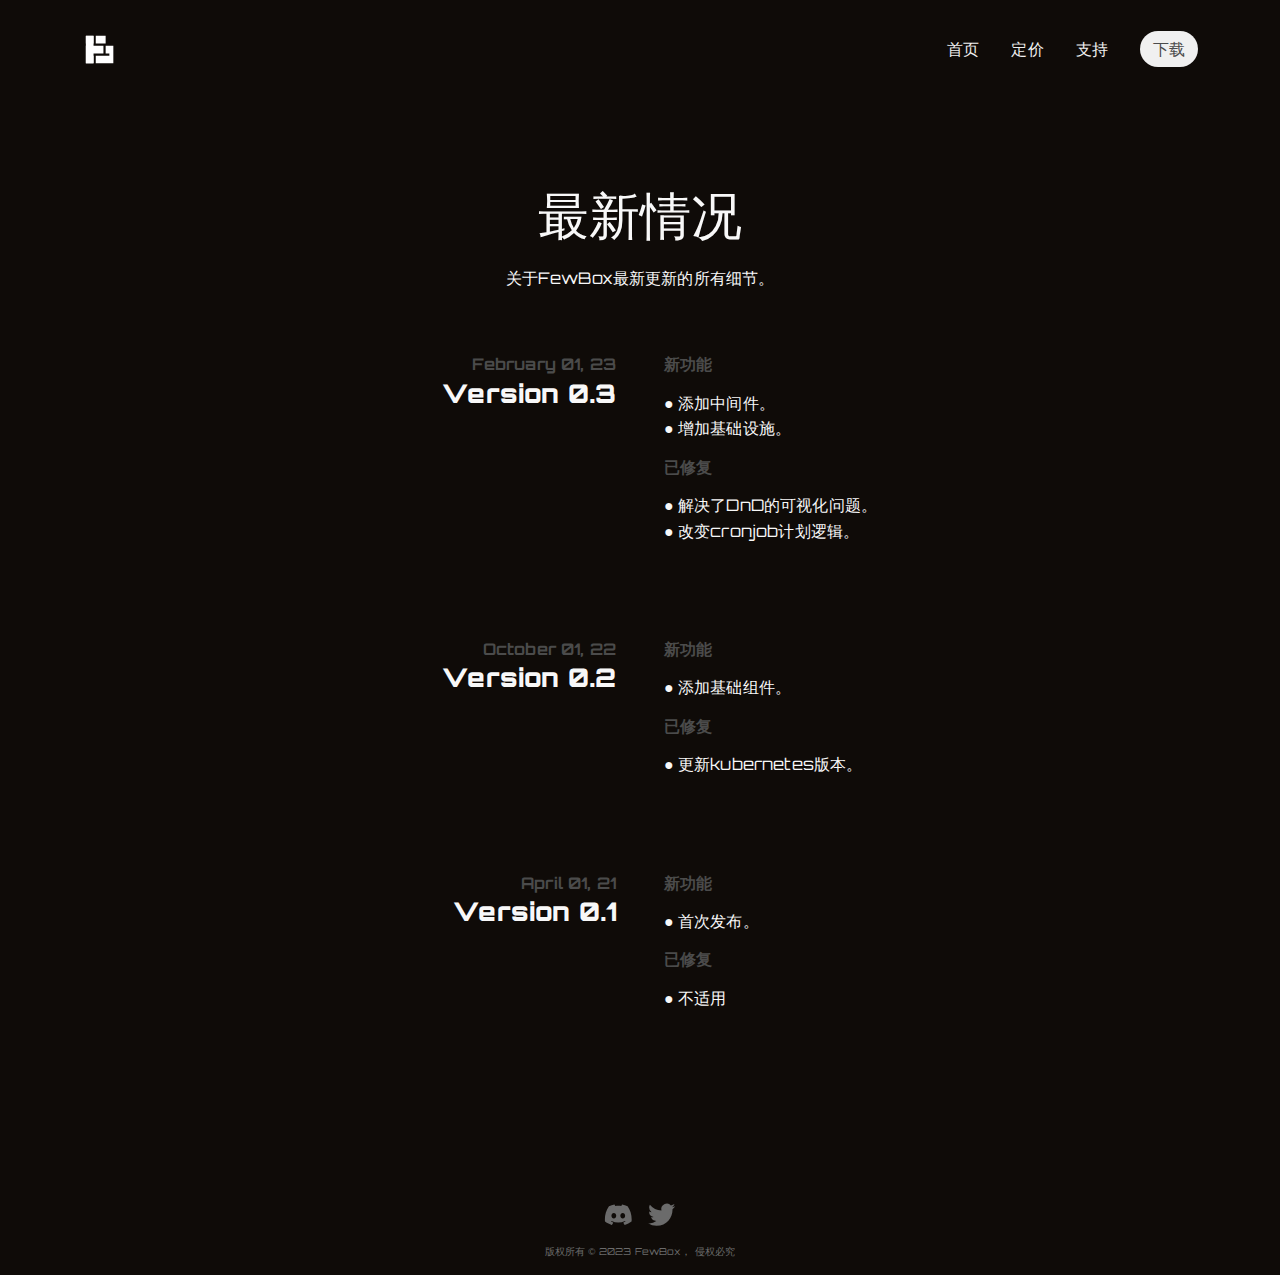
<file: updates.html>
<!DOCTYPE html><html><head><meta charSet="utf-8"/><title>新发布版本 | FewBox</title><link rel="shortcut icon" href="/favicon.ico"/><link rel="preconnect" href="https://fonts.googleapis.com"/><link rel="preconnect" href="https://fonts.gstatic.com"/><meta name="description"/><meta name="keywords"/><meta name="author"/><meta name="viewport"/><meta name="next-head-count" content="9"/><link rel="stylesheet" href="https://cdnjs.cloudflare.com/ajax/libs/animate.css/4.1.1/animate.min.css"/><link rel="preload" href="/_next/static/css/8229c51be3daddab.css" as="style"/><link rel="stylesheet" href="/_next/static/css/8229c51be3daddab.css" data-n-g=""/><noscript data-n-css=""></noscript><script defer="" nomodule="" src="/_next/static/chunks/polyfills-c67a75d1b6f99dc8.js"></script><script src="/_next/static/chunks/webpack-94547de1949c56d7.js" defer=""></script><script src="/_next/static/chunks/framework-50116e63224baba2.js" defer=""></script><script src="/_next/static/chunks/main-47c0a74dd876f8ce.js" defer=""></script><script src="/_next/static/chunks/pages/_app-f267cf13fc3b1471.js" defer=""></script><script src="/_next/static/chunks/121-1d15f2ee6740b70b.js" defer=""></script><script src="/_next/static/chunks/pages/updates-f5445a488a316193.js" defer=""></script><script src="/_next/static/a6vV4zFWKUi_gcVCoynMC/_buildManifest.js" defer=""></script><script src="/_next/static/a6vV4zFWKUi_gcVCoynMC/_ssgManifest.js" defer=""></script></head><body><div id="__next"><div></div><div class="position-window-center"><div class="v-ybase flex flex-direction-column flex-wrap-nowrap flex-justify-content-flex-start flex-align-items-stretch flex-align-content-flex-start" style="display:none;font-family:&#x27;Orbitron&#x27;, sans-serif;cursor:inherit"><div class="position-self-custom" style="top:-undefined;right:-1em;bottom:-1.8em;left:-undefined;z-index:8888"><svg viewBox="0 0 256 256" fill="none" xmlns="http://www.w3.org/2000/svg" class="v-svg-circle font-size-extra-large red-background white-front white-border" style="border-width:2px;border-style:solid;border-color:white;padding:0.4em;font-family:&#x27;Orbitron&#x27;, sans-serif;cursor:inherit"><path d="M150.83 32.212C148.17 29.55 144.888 28 141.341 28h-26.607c-3.77 0-7.198 1.55-9.859 4.212-2.442 2.66-3.875 6.095-3.875 9.865v99.445c0 3.77 1.431 6.961 3.873 9.621 2.661 2.44 6.089 3.635 9.861 3.635h26.607c3.547 0 6.829-1.195 9.49-3.634 2.661-2.661 4.168-5.851 4.168-9.622v-99.78c0-3.547-1.507-6.872-4.169-9.531v.001zm-22.791 142.573c-7.318 0-13.635 2.66-18.957 7.982-5.1 5.1-7.65 11.31-7.65 18.625 0 7.319 2.55 13.635 7.65 18.958 5.099 5.1 11.419 7.65 18.957 7.65 7.319 0 13.526-2.219 18.626-7.319 5.322-5.322 7.982-11.754 7.982-19.292 0-7.094-2.329-13.304-7.65-18.625-5.101-5.318-11.419-7.979-18.958-7.979z" fill="currentColor"></path></svg></div><div class="position-area-default undefined v-ybase red-background flex flex-direction-column flex-wrap-nowrap flex-justify-content-flex-start flex-align-items-center flex-align-content-flex-start" style="border-radius:0.6em;padding:1.2em 2em 0.6em 2em;width:22em;font-family:&#x27;Orbitron&#x27;, sans-serif;cursor:inherit"><div class="position-area-right-top" style="z-index:9999"><svg viewBox="0 0 256 256" fill="none" xmlns="http://www.w3.org/2000/svg" class="v-svg-default font-size-super-small" style="font-family:&#x27;Orbitron&#x27;, sans-serif;cursor:pointer"><path d="M36.604 78.148c-11.472-11.472-11.472-30.072 0-41.544 11.472-11.472 30.072-11.472 41.544 0l141.248 141.248c11.472 11.472 11.472 30.072 0 41.544-11.472 11.472-30.072 11.472-41.544 0L36.604 78.148z" fill="currentColor"></path><path d="M177.852 36.604c11.472-11.472 30.072-11.472 41.544 0 11.472 11.472 11.472 30.072 0 41.544L78.148 219.396c-11.472 11.472-30.072 11.472-41.544 0-11.472-11.472-11.472-30.072 0-41.544L177.852 36.604z" fill="currentColor"></path></svg></div><div class="flex-item v-ybase flex flex-direction-column flex-wrap-nowrap flex-justify-content-flex-start flex-align-items-center flex-align-content-flex-start" style="font-family:&#x27;Orbitron&#x27;, sans-serif;cursor:inherit;gap:0.2em"><span class="flex-item v-label-center font-weight-black font-size-large" style="font-family:&#x27;Orbitron&#x27;, sans-serif"></span><a class="flex-item v-link" style="font-family:&#x27;Orbitron&#x27;, sans-serif" href="mailto:support@fewbox.com?subject= from FewBox&amp;body={Your Feedback Here}" target="_blank"><div class="v-xbase flex flex-wrap-nowrap flex-justify-content-center flex-align-items-center flex-align-content-flex-start" style="font-family:&#x27;Orbitron&#x27;, sans-serif;cursor:inherit;gap:0.6em"><span class="flex-item v-label" style="font-family:&#x27;Orbitron&#x27;, sans-serif"></span></div><span class="v-label font-size-small primary-front" style="font-family:&#x27;Orbitron&#x27;, sans-serif">support@fewbox.com</span></a></div></div></div></div><div class="v-ybase flex flex-direction-column flex-wrap-nowrap flex-justify-content-flex-start flex-align-items-center flex-align-content-flex-start" style="margin:0 0 6em 0;font-family:&#x27;Orbitron&#x27;, sans-serif;cursor:inherit"><div class="flex-item v-zone-extra-large" style="font-family:&#x27;Orbitron&#x27;, sans-serif"><header class="v-header" style="padding:2em 0;font-family:&#x27;Orbitron&#x27;, sans-serif"><div class="v-xbase flex flex-wrap-nowrap flex-justify-content-space-between flex-align-items-center flex-align-content-flex-start" style="font-family:&#x27;Orbitron&#x27;, sans-serif;cursor:inherit"><a class="flex-item" href="/"><svg xmlns="http://www.w3.org/2000/svg" viewBox="0 0 256 256" fill="none" class="v-svg-default white-front" style="font-family:&#x27;Orbitron&#x27;, sans-serif;cursor:inherit"><path fill-rule="evenodd" clip-rule="evenodd" d="M28 100h128v56H55v16h29v56H28V100zm72 72v56h128V100h-56v56h27v16h-99zM84 28H28v56h56V28zm16 0v56h72V28h-72z" fill="currentColor"></path><path fill="currentColor" d="M28 228V28h56v200z"></path></svg></a><div class="flex-item v-xbase flex flex-wrap-nowrap flex-justify-content-flex-start flex-align-items-center flex-align-content-flex-start" style="font-family:&#x27;Orbitron&#x27;, sans-serif;cursor:inherit;gap:2em"><a class="flex-item" style="flex-grow:1" href="/"><span class="v-label light-front" style="font-family:&#x27;Orbitron&#x27;, sans-serif">首页</span></a><a class="flex-item v-link" style="flex-grow:1;font-family:&#x27;Orbitron&#x27;, sans-serif" href="/pricing" target="_self"><div class="v-xbase flex flex-wrap-nowrap flex-justify-content-center flex-align-items-center flex-align-content-flex-start" style="font-family:&#x27;Orbitron&#x27;, sans-serif;cursor:inherit;gap:0.6em"><span class="flex-item v-label" style="font-family:&#x27;Orbitron&#x27;, sans-serif"></span></div><span class="v-label light-front" style="font-family:&#x27;Orbitron&#x27;, sans-serif">定价</span></a><a class="flex-item" style="flex-grow:1" href="/support"><span class="v-label light-front" style="font-family:&#x27;Orbitron&#x27;, sans-serif">支持</span></a><a class="flex-item" style="flex-grow:1" href="/download"><span class="v-label light-background dark-front" style="border-radius:2em;padding:0.5em 0.8em;font-family:&#x27;Orbitron&#x27;, sans-serif">下载</span></a></div></div></header><div class="v-ybase flex flex-direction-column flex-wrap-nowrap flex-justify-content-flex-start flex-align-items-stretch flex-align-content-flex-start" style="font-family:&#x27;Orbitron&#x27;, sans-serif;cursor:inherit"><section class="flex-item v-section" style="padding:5em 0;font-family:&#x27;Orbitron&#x27;, sans-serif"><div class="v-ybase flex flex-direction-column flex-wrap-nowrap flex-justify-content-flex-start flex-align-items-center flex-align-content-flex-start" style="padding:0 0 4em 0;font-family:&#x27;Orbitron&#x27;, sans-serif;cursor:inherit;gap:1em"><span class="flex-item v-label font-size-super-large" style="font-family:&#x27;Orbitron&#x27;, sans-serif">最新情况</span><span class="flex-item v-label font-size-normal" style="font-family:&#x27;Orbitron&#x27;, sans-serif">关于FewBox最新更新的所有细节。</span></div><div class="v-ybase flex flex-direction-column flex-wrap-nowrap flex-justify-content-flex-start flex-align-items-center flex-align-content-flex-start" style="font-family:&#x27;Orbitron&#x27;, sans-serif;cursor:inherit;gap:6em"><div class="v-xbase flex flex-wrap-wrap flex-justify-content-flex-start flex-align-items-flex-start flex-align-content-flex-start" style="font-family:&#x27;Orbitron&#x27;, sans-serif;cursor:inherit;gap:3em"><div class="flex-item v-ybase flex flex-direction-column flex-wrap-nowrap flex-justify-content-flex-start flex-align-items-stretch flex-align-content-flex-start" style="width:16em;font-family:&#x27;Orbitron&#x27;, sans-serif;cursor:inherit"><span class="flex-item v-label-right font-weight-bold dark-front" style="font-family:&#x27;Orbitron&#x27;, sans-serif">February 01, 23</span><span class="flex-item v-label-right font-weight-black font-size-extra-large" style="font-family:&#x27;Orbitron&#x27;, sans-serif">Version 0.3</span></div><div class="flex-item v-ybase flex flex-direction-column flex-wrap-nowrap flex-justify-content-flex-start flex-align-items-stretch flex-align-content-flex-start" style="width:16em;font-family:&#x27;Orbitron&#x27;, sans-serif;cursor:inherit;gap:1em"><span class="flex-item v-label font-weight-black dark-front" style="font-family:&#x27;Orbitron&#x27;, sans-serif">新功能</span><div class="flex-item v-ybase flex flex-direction-column flex-wrap-nowrap flex-justify-content-flex-start flex-align-items-stretch flex-align-content-flex-start" style="font-family:&#x27;Orbitron&#x27;, sans-serif;cursor:inherit;gap:0.2em"><div class="flex-item v-xbase flex flex-wrap-nowrap flex-justify-content-flex-start flex-align-items-center flex-align-content-flex-start" style="font-family:&#x27;Orbitron&#x27;, sans-serif;cursor:inherit;gap:0.6em"><span class="flex-item v-label" style="flex-grow:1;font-family:&#x27;Orbitron&#x27;, sans-serif">● 添加中间件。</span></div><div class="flex-item v-xbase flex flex-wrap-nowrap flex-justify-content-flex-start flex-align-items-center flex-align-content-flex-start" style="font-family:&#x27;Orbitron&#x27;, sans-serif;cursor:inherit;gap:0.6em"><span class="flex-item v-label" style="flex-grow:1;font-family:&#x27;Orbitron&#x27;, sans-serif">● 增加基础设施。</span></div></div><span class="flex-item v-label font-weight-black dark-front" style="font-family:&#x27;Orbitron&#x27;, sans-serif">已修复</span><div class="flex-item v-ybase flex flex-direction-column flex-wrap-nowrap flex-justify-content-flex-start flex-align-items-stretch flex-align-content-flex-start" style="font-family:&#x27;Orbitron&#x27;, sans-serif;cursor:inherit;gap:0.2em"><span class="flex-item v-label" style="font-family:&#x27;Orbitron&#x27;, sans-serif">● 解决了DnD的可视化问题。</span><span class="flex-item v-label" style="font-family:&#x27;Orbitron&#x27;, sans-serif">● 改变cronjob计划逻辑。</span></div></div></div><div class="v-xbase flex flex-wrap-wrap flex-justify-content-flex-start flex-align-items-flex-start flex-align-content-flex-start" style="font-family:&#x27;Orbitron&#x27;, sans-serif;cursor:inherit;gap:3em"><div class="flex-item v-ybase flex flex-direction-column flex-wrap-nowrap flex-justify-content-flex-start flex-align-items-stretch flex-align-content-flex-start" style="width:16em;font-family:&#x27;Orbitron&#x27;, sans-serif;cursor:inherit"><span class="flex-item v-label-right font-weight-bold dark-front" style="font-family:&#x27;Orbitron&#x27;, sans-serif">October 01, 22</span><span class="flex-item v-label-right font-weight-black font-size-extra-large" style="font-family:&#x27;Orbitron&#x27;, sans-serif">Version 0.2</span></div><div class="flex-item v-ybase flex flex-direction-column flex-wrap-nowrap flex-justify-content-flex-start flex-align-items-stretch flex-align-content-flex-start" style="width:16em;font-family:&#x27;Orbitron&#x27;, sans-serif;cursor:inherit;gap:1em"><span class="flex-item v-label font-weight-black dark-front" style="font-family:&#x27;Orbitron&#x27;, sans-serif">新功能</span><div class="flex-item v-ybase flex flex-direction-column flex-wrap-nowrap flex-justify-content-flex-start flex-align-items-stretch flex-align-content-flex-start" style="font-family:&#x27;Orbitron&#x27;, sans-serif;cursor:inherit;gap:0.2em"><div class="flex-item v-xbase flex flex-wrap-nowrap flex-justify-content-flex-start flex-align-items-center flex-align-content-flex-start" style="font-family:&#x27;Orbitron&#x27;, sans-serif;cursor:inherit;gap:0.6em"><span class="flex-item v-label" style="flex-grow:1;font-family:&#x27;Orbitron&#x27;, sans-serif">● 添加基础组件。</span></div></div><span class="flex-item v-label font-weight-black dark-front" style="font-family:&#x27;Orbitron&#x27;, sans-serif">已修复</span><div class="flex-item v-ybase flex flex-direction-column flex-wrap-nowrap flex-justify-content-flex-start flex-align-items-stretch flex-align-content-flex-start" style="font-family:&#x27;Orbitron&#x27;, sans-serif;cursor:inherit;gap:0.2em"><span class="flex-item v-label" style="font-family:&#x27;Orbitron&#x27;, sans-serif">● 更新kubernetes版本。</span></div></div></div><div class="v-xbase flex flex-wrap-wrap flex-justify-content-flex-start flex-align-items-flex-start flex-align-content-flex-start" style="font-family:&#x27;Orbitron&#x27;, sans-serif;cursor:inherit;gap:3em"><div class="flex-item v-ybase flex flex-direction-column flex-wrap-nowrap flex-justify-content-flex-start flex-align-items-stretch flex-align-content-flex-start" style="width:16em;font-family:&#x27;Orbitron&#x27;, sans-serif;cursor:inherit"><span class="flex-item v-label-right font-weight-bold dark-front" style="font-family:&#x27;Orbitron&#x27;, sans-serif">April 01, 21</span><span class="flex-item v-label-right font-weight-black font-size-extra-large" style="font-family:&#x27;Orbitron&#x27;, sans-serif">Version 0.1</span></div><div class="flex-item v-ybase flex flex-direction-column flex-wrap-nowrap flex-justify-content-flex-start flex-align-items-stretch flex-align-content-flex-start" style="width:16em;font-family:&#x27;Orbitron&#x27;, sans-serif;cursor:inherit;gap:1em"><span class="flex-item v-label font-weight-black dark-front" style="font-family:&#x27;Orbitron&#x27;, sans-serif">新功能</span><div class="flex-item v-ybase flex flex-direction-column flex-wrap-nowrap flex-justify-content-flex-start flex-align-items-stretch flex-align-content-flex-start" style="font-family:&#x27;Orbitron&#x27;, sans-serif;cursor:inherit;gap:0.2em"><div class="flex-item v-xbase flex flex-wrap-nowrap flex-justify-content-flex-start flex-align-items-center flex-align-content-flex-start" style="font-family:&#x27;Orbitron&#x27;, sans-serif;cursor:inherit;gap:0.6em"><span class="flex-item v-label" style="flex-grow:1;font-family:&#x27;Orbitron&#x27;, sans-serif">● 首次发布。</span></div></div><span class="flex-item v-label font-weight-black dark-front" style="font-family:&#x27;Orbitron&#x27;, sans-serif">已修复</span><div class="flex-item v-ybase flex flex-direction-column flex-wrap-nowrap flex-justify-content-flex-start flex-align-items-stretch flex-align-content-flex-start" style="font-family:&#x27;Orbitron&#x27;, sans-serif;cursor:inherit;gap:0.2em"><span class="flex-item v-label" style="font-family:&#x27;Orbitron&#x27;, sans-serif">● 不适用</span></div></div></div></div></section></div></div></div><div class="v-ybase flex flex-direction-column flex-wrap-nowrap flex-justify-content-flex-start flex-align-items-center flex-align-content-flex-start" style="padding:1em;font-family:&#x27;Orbitron&#x27;, sans-serif;cursor:inherit;gap:1em"><div class="flex-item v-xbase flex flex-wrap-nowrap flex-justify-content-flex-start flex-align-items-center flex-align-content-flex-start" style="font-family:&#x27;Orbitron&#x27;, sans-serif;cursor:inherit;gap:1em"><a class="flex-item v-link" style="flex-grow:1;font-family:&#x27;Orbitron&#x27;, sans-serif" href="https://discord.com/channels/966528814245097522/966528814698090568" target="_blank"><div class="v-xbase flex flex-wrap-nowrap flex-justify-content-center flex-align-items-center flex-align-content-flex-start" style="font-family:&#x27;Orbitron&#x27;, sans-serif;cursor:inherit;gap:0.6em"><span class="flex-item v-label" style="font-family:&#x27;Orbitron&#x27;, sans-serif"></span></div><svg viewBox="0 0 32 32" fill="none" xmlns="http://www.w3.org/2000/svg" class="v-svg-default font-size-small placeholder-front" style="font-family:&#x27;Orbitron&#x27;, sans-serif;cursor:inherit"><path d="M26.82 5.96c3.439 5.057 5.137 10.76 4.502 17.327a.099.099 0 0 1-.04.07 25.174 25.174 0 0 1-7.616 3.843.098.098 0 0 1-.107-.037 20.305 20.305 0 0 1-1.554-2.528.097.097 0 0 1 .051-.135 15.69 15.69 0 0 0 2.377-1.13.098.098 0 0 0 .009-.163c-.161-.12-.32-.245-.474-.37a.093.093 0 0 0-.099-.013c-4.925 2.275-10.32 2.275-15.305 0a.095.095 0 0 0-.098.014c-.152.125-.312.25-.472.37a.097.097 0 0 0 .01.161 16.61 16.61 0 0 0 2.376 1.132c.053.02.079.082.052.134-.448.887-.97 1.73-1.555 2.53a.1.1 0 0 1-.107.035c-2.477-.77-5-1.93-7.605-3.843a.103.103 0 0 1-.04-.071c-.53-5.68.552-11.431 4.5-17.327a.089.089 0 0 1 .04-.035 25.057 25.057 0 0 1 6.2-1.922.098.098 0 0 1 .099.047c.268.476.576 1.086.784 1.585 2.292-.35 4.62-.35 6.962 0 .207-.489.504-1.11.771-1.585a.094.094 0 0 1 .1-.047 25.116 25.116 0 0 1 6.199 1.922c.017.007.03.019.04.036zm-12.907 10.8c.024-1.68-1.2-3.07-2.737-3.07-1.524 0-2.736 1.378-2.736 3.07 0 1.69 1.236 3.067 2.736 3.067 1.525 0 2.737-1.377 2.737-3.068zm10.119 0c.024-1.68-1.2-3.07-2.737-3.07-1.524 0-2.737 1.378-2.737 3.07 0 1.69 1.237 3.067 2.737 3.067 1.537 0 2.737-1.377 2.737-3.068z" fill="currentColor"></path></svg></a><a class="flex-item v-link" style="flex-grow:1;font-family:&#x27;Orbitron&#x27;, sans-serif" href="https://twitter.com/fewbox" target="_blank"><div class="v-xbase flex flex-wrap-nowrap flex-justify-content-center flex-align-items-center flex-align-content-flex-start" style="font-family:&#x27;Orbitron&#x27;, sans-serif;cursor:inherit;gap:0.6em"><span class="flex-item v-label" style="font-family:&#x27;Orbitron&#x27;, sans-serif"></span></div><svg viewBox="0 0 32 32" fill="none" xmlns="http://www.w3.org/2000/svg" class="v-svg-default font-size-small placeholder-front" style="font-family:&#x27;Orbitron&#x27;, sans-serif;cursor:inherit"><path d="M9.75 28.203c11.698 0 18.095-9.695 18.095-18.103 0-.275-.005-.55-.018-.822A12.936 12.936 0 0 0 31 5.983c-1.14.507-2.366.848-3.652 1.002a6.385 6.385 0 0 0 2.796-3.52 12.754 12.754 0 0 1-4.038 1.545 6.362 6.362 0 0 0-10.838 5.802 18.058 18.058 0 0 1-13.11-6.647 6.347 6.347 0 0 0-.862 3.198 6.358 6.358 0 0 0 2.83 5.296 6.31 6.31 0 0 1-2.88-.796l-.001.081a6.363 6.363 0 0 0 5.103 6.237 6.364 6.364 0 0 1-2.873.11 6.367 6.367 0 0 0 5.941 4.418 12.757 12.757 0 0 1-7.899 2.724A13.04 13.04 0 0 1 0 25.345a17.998 17.998 0 0 0 9.75 2.858" fill="currentColor"></path></svg></a></div><span class="flex-item v-label font-size-extra-small placeholder-front" style="font-family:&#x27;Orbitron&#x27;, sans-serif">版权所有 © 2023 FewBox， 侵权必究</span></div></div><script id="__NEXT_DATA__" type="application/json">{"props":{"pageProps":{}},"page":"/updates","query":{},"buildId":"a6vV4zFWKUi_gcVCoynMC","nextExport":true,"autoExport":true,"isFallback":false,"scriptLoader":[]}</script></body></html>
</file>
<file: _next/static/css/8229c51be3daddab.css>
:root{--den-color-font:#f8f8f8;--den-color-body:#0f0b08;--den-color-white:#fff;--den-color-black:#000;--den-color-light:#f0f0f0;--den-color-light75:hsla(0,0%,94%,.75);--den-color-light50:hsla(0,0%,94%,.5);--den-color-light25:hsla(0,0%,94%,.25);--den-color-dark:#4b4b4b;--den-color-dark75:rgba(75,75,75,.75);--den-color-dark50:rgba(75,75,75,.5);--den-color-dark25:rgba(75,75,75,.25);--den-color-primary:#eca47f;--den-color-primary75:hsla(20,74%,71%,.75);--den-color-primary50:hsla(20,74%,71%,.5);--den-color-primary25:hsla(20,74%,71%,.25);--den-color-secondary:#ffb61e;--den-color-secondary75:rgba(255,182,30,.75);--den-color-secondary50:rgba(255,182,30,.5);--den-color-secondary25:rgba(255,182,30,.25);--den-color-tertiary:#cd9f7a;--den-color-tertiary75:hsla(27,45%,64%,.75);--den-color-tertiary50:hsla(27,45%,64%,.5);--den-color-tertiary25:hsla(27,45%,64%,.25);--den-color-info:#159ad8;--den-color-info75:rgba(21,154,216,.75);--den-color-info50:rgba(21,154,216,.5);--den-color-info25:rgba(21,154,216,.25);--den-color-success:#0fe66f;--den-color-success75:rgba(15,230,111,.75);--den-color-success50:rgba(15,230,111,.5);--den-color-success25:rgba(15,230,111,.25);--den-color-warning:#e7f152;--den-color-warning75:rgba(231,241,82,.75);--den-color-warning50:rgba(231,241,82,.5);--den-color-warning25:rgba(231,241,82,.25);--den-color-error:#d6243c;--den-color-error75:rgba(214,36,60,.75);--den-color-error50:rgba(214,36,60,.5);--den-color-error25:rgba(214,36,60,.25);--den-color-placeholder:#6b6b6b;--den-color-placeholder75:hsla(0,0%,42%,.75);--den-color-placeholder50:hsla(0,0%,42%,.5);--den-color-placeholder25:hsla(0,0%,42%,.25);--den-color-border:#e1e1e1;--den-color-border75:hsla(0,0%,88%,.75);--den-color-border50:hsla(0,0%,88%,.5);--den-color-border25:hsla(0,0%,88%,.25);--den-color-transparent:transparent;--den-color-red:#fe0022;--den-color-purple:#d01ae4;--den-color-pink:#f78bba;--den-color-blue:#1967d2;--den-color-green:#0fe66f;--den-color-yellow:#fbb040;--den-font-size-normal:1rem;--den-font-size-extra-small:0.6rem;--den-font-size-small:0.8rem;--den-font-size-large:1.2rem;--den-font-size-extra-large:1.6rem;--den-font-size-super-small:0.4rem;--den-font-size-super-large:3.2rem;--den-auto-font-size-normal:1em;--den-auto-font-size-extra-small:0.5em;--den-auto-font-size-small:0.8em;--den-auto-font-size-large:1.4em;--den-auto-font-size-extra-large:2.4em;--den-auto-font-size-super-large:2.8em;--den-font-weight-thin:100;--den-font-weight-extra-light:200;--den-font-weight-light:300;--den-font-weight-regular:400;--den-font-weight-medium:500;--den-font-weight-semi-bold:600;--den-font-weight-bold:700;--den-font-weight-extra-bold:800;--den-font-weight-black:900;--den-border-radius-fixed:0.25rem;--den-border-radius-max:50%;--den-font-family:-apple-system,BlinkMacSystemFont,Segoe UI,Roboto,Helvetica,Arial,sans-serif,Apple Color Emoji,Segoe UI Emoji,Segoe UI Symbol;--den-font-size:1em;--den-line-height:1.4;--den-letter-spacing:0.01em;--den-padding:1.8em;box-sizing:border-box;--den-v-ellipse-size:1em;--den-v-rectangle-size:1em;--den-v-image-size:3em;--den-v-svg-size:2.2em;--den-v-window--size:16em}:root *,:root :after,:root :before{box-sizing:inherit}body{color:var(--den-color-font);background-color:var(--den-color-body);font-family:var(--den-font-family);font-size:var(--den-font-size);line-height:var(--den-line-height);letter-spacing:var(--den-letter-spacing);padding:0;margin:0}body ::-webkit-scrollbar{width:8px;height:8px}body ::-webkit-scrollbar-track{background:#6b6b6b;border-radius:8px}body ::-webkit-scrollbar-thumb{background:hsla(20,74%,71%,.6);border-radius:8px}body ::-webkit-scrollbar-thumb:hover{background:hsla(20,74%,71%,.8);border-radius:8px}body ::-webkit-scrollbar-thumb:active{background:#eca47f;border-radius:8px}a{text-decoration:none}.designer-element{font-family:var(--den-font-family);font-size:var(--den-font-size)}.font-border-all{border-color:var(--den-color-font)}.font-border-top{border-color:var(--den-color-font) transparent transparent transparent}.font-border-right{border-color:transparent var(--den-color-font) transparent transparent}.font-border-bottom{border-color:transparent transparent var(--den-color-font) transparent}.font-border-left{border-color:transparent transparent transparent var(--den-color-font)}.font-border-except-top{border-color:transparent var(--den-color-font) var(--den-color-font) var(--den-color-font)}.font-border-except-right{border-color:var(--den-color-font) transparent var(--den-color-font) var(--den-color-font)}.font-border-except-bottom{border-color:var(--den-color-font) var(--den-color-font) transparent var(--den-color-font)}.font-border-except-left{border-color:var(--den-color-font) var(--den-color-font) var(--den-color-font) transparent}.font-border-right-top{border-color:var(--den-color-font) var(--den-color-font) transparent transparent}.font-border-right-bottom{border-color:transparent var(--den-color-font) var(--den-color-font) transparent}.font-border-left-top{border-color:var(--den-color-font) transparent transparent var(--den-color-font)}.font-border-left-bottom{border-color:transparent transparent var(--den-color-font) var(--den-color-font)}.font-border-top-bottom{border-color:var(--den-color-font) transparent var(--den-color-font) transparent}.font-border-left-right{border-color:transparent var(--den-color-font) transparent var(--den-color-font)}.body-border-all{border-color:var(--den-color-body)}.body-border-top{border-color:var(--den-color-body) transparent transparent transparent}.body-border-right{border-color:transparent var(--den-color-body) transparent transparent}.body-border-bottom{border-color:transparent transparent var(--den-color-body) transparent}.body-border-left{border-color:transparent transparent transparent var(--den-color-body)}.body-border-except-top{border-color:transparent var(--den-color-body) var(--den-color-body) var(--den-color-body)}.body-border-except-right{border-color:var(--den-color-body) transparent var(--den-color-body) var(--den-color-body)}.body-border-except-bottom{border-color:var(--den-color-body) var(--den-color-body) transparent var(--den-color-body)}.body-border-except-left{border-color:var(--den-color-body) var(--den-color-body) var(--den-color-body) transparent}.body-border-right-top{border-color:var(--den-color-body) var(--den-color-body) transparent transparent}.body-border-right-bottom{border-color:transparent var(--den-color-body) var(--den-color-body) transparent}.body-border-left-top{border-color:var(--den-color-body) transparent transparent var(--den-color-body)}.body-border-left-bottom{border-color:transparent transparent var(--den-color-body) var(--den-color-body)}.body-border-top-bottom{border-color:var(--den-color-body) transparent var(--den-color-body) transparent}.body-border-left-right{border-color:transparent var(--den-color-body) transparent var(--den-color-body)}.white-border-all{border-color:var(--den-color-white)}.white-border-top{border-color:var(--den-color-white) transparent transparent transparent}.white-border-right{border-color:transparent var(--den-color-white) transparent transparent}.white-border-bottom{border-color:transparent transparent var(--den-color-white) transparent}.white-border-left{border-color:transparent transparent transparent var(--den-color-white)}.white-border-except-top{border-color:transparent var(--den-color-white) var(--den-color-white) var(--den-color-white)}.white-border-except-right{border-color:var(--den-color-white) transparent var(--den-color-white) var(--den-color-white)}.white-border-except-bottom{border-color:var(--den-color-white) var(--den-color-white) transparent var(--den-color-white)}.white-border-except-left{border-color:var(--den-color-white) var(--den-color-white) var(--den-color-white) transparent}.white-border-right-top{border-color:var(--den-color-white) var(--den-color-white) transparent transparent}.white-border-right-bottom{border-color:transparent var(--den-color-white) var(--den-color-white) transparent}.white-border-left-top{border-color:var(--den-color-white) transparent transparent var(--den-color-white)}.white-border-left-bottom{border-color:transparent transparent var(--den-color-white) var(--den-color-white)}.white-border-top-bottom{border-color:var(--den-color-white) transparent var(--den-color-white) transparent}.white-border-left-right{border-color:transparent var(--den-color-white) transparent var(--den-color-white)}.black-border-all{border-color:var(--den-color-black)}.black-border-top{border-color:var(--den-color-black) transparent transparent transparent}.black-border-right{border-color:transparent var(--den-color-black) transparent transparent}.black-border-bottom{border-color:transparent transparent var(--den-color-black) transparent}.black-border-left{border-color:transparent transparent transparent var(--den-color-black)}.black-border-except-top{border-color:transparent var(--den-color-black) var(--den-color-black) var(--den-color-black)}.black-border-except-right{border-color:var(--den-color-black) transparent var(--den-color-black) var(--den-color-black)}.black-border-except-bottom{border-color:var(--den-color-black) var(--den-color-black) transparent var(--den-color-black)}.black-border-except-left{border-color:var(--den-color-black) var(--den-color-black) var(--den-color-black) transparent}.black-border-right-top{border-color:var(--den-color-black) var(--den-color-black) transparent transparent}.black-border-right-bottom{border-color:transparent var(--den-color-black) var(--den-color-black) transparent}.black-border-left-top{border-color:var(--den-color-black) transparent transparent var(--den-color-black)}.black-border-left-bottom{border-color:transparent transparent var(--den-color-black) var(--den-color-black)}.black-border-top-bottom{border-color:var(--den-color-black) transparent var(--den-color-black) transparent}.black-border-left-right{border-color:transparent var(--den-color-black) transparent var(--den-color-black)}.light-border-all{border-color:var(--den-color-light)}.light-border-top{border-color:var(--den-color-light) transparent transparent transparent}.light-border-right{border-color:transparent var(--den-color-light) transparent transparent}.light-border-bottom{border-color:transparent transparent var(--den-color-light) transparent}.light-border-left{border-color:transparent transparent transparent var(--den-color-light)}.light-border-except-top{border-color:transparent var(--den-color-light) var(--den-color-light) var(--den-color-light)}.light-border-except-right{border-color:var(--den-color-light) transparent var(--den-color-light) var(--den-color-light)}.light-border-except-bottom{border-color:var(--den-color-light) var(--den-color-light) transparent var(--den-color-light)}.light-border-except-left{border-color:var(--den-color-light) var(--den-color-light) var(--den-color-light) transparent}.light-border-right-top{border-color:var(--den-color-light) var(--den-color-light) transparent transparent}.light-border-right-bottom{border-color:transparent var(--den-color-light) var(--den-color-light) transparent}.light-border-left-top{border-color:var(--den-color-light) transparent transparent var(--den-color-light)}.light-border-left-bottom{border-color:transparent transparent var(--den-color-light) var(--den-color-light)}.light-border-top-bottom{border-color:var(--den-color-light) transparent var(--den-color-light) transparent}.light-border-left-right{border-color:transparent var(--den-color-light) transparent var(--den-color-light)}.light75-border-all{border-color:var(--den-color-light75)}.light75-border-top{border-color:var(--den-color-light75) transparent transparent transparent}.light75-border-right{border-color:transparent var(--den-color-light75) transparent transparent}.light75-border-bottom{border-color:transparent transparent var(--den-color-light75) transparent}.light75-border-left{border-color:transparent transparent transparent var(--den-color-light75)}.light75-border-except-top{border-color:transparent var(--den-color-light75) var(--den-color-light75) var(--den-color-light75)}.light75-border-except-right{border-color:var(--den-color-light75) transparent var(--den-color-light75) var(--den-color-light75)}.light75-border-except-bottom{border-color:var(--den-color-light75) var(--den-color-light75) transparent var(--den-color-light75)}.light75-border-except-left{border-color:var(--den-color-light75) var(--den-color-light75) var(--den-color-light75) transparent}.light75-border-right-top{border-color:var(--den-color-light75) var(--den-color-light75) transparent transparent}.light75-border-right-bottom{border-color:transparent var(--den-color-light75) var(--den-color-light75) transparent}.light75-border-left-top{border-color:var(--den-color-light75) transparent transparent var(--den-color-light75)}.light75-border-left-bottom{border-color:transparent transparent var(--den-color-light75) var(--den-color-light75)}.light75-border-top-bottom{border-color:var(--den-color-light75) transparent var(--den-color-light75) transparent}.light75-border-left-right{border-color:transparent var(--den-color-light75) transparent var(--den-color-light75)}.light50-border-all{border-color:var(--den-color-light50)}.light50-border-top{border-color:var(--den-color-light50) transparent transparent transparent}.light50-border-right{border-color:transparent var(--den-color-light50) transparent transparent}.light50-border-bottom{border-color:transparent transparent var(--den-color-light50) transparent}.light50-border-left{border-color:transparent transparent transparent var(--den-color-light50)}.light50-border-except-top{border-color:transparent var(--den-color-light50) var(--den-color-light50) var(--den-color-light50)}.light50-border-except-right{border-color:var(--den-color-light50) transparent var(--den-color-light50) var(--den-color-light50)}.light50-border-except-bottom{border-color:var(--den-color-light50) var(--den-color-light50) transparent var(--den-color-light50)}.light50-border-except-left{border-color:var(--den-color-light50) var(--den-color-light50) var(--den-color-light50) transparent}.light50-border-right-top{border-color:var(--den-color-light50) var(--den-color-light50) transparent transparent}.light50-border-right-bottom{border-color:transparent var(--den-color-light50) var(--den-color-light50) transparent}.light50-border-left-top{border-color:var(--den-color-light50) transparent transparent var(--den-color-light50)}.light50-border-left-bottom{border-color:transparent transparent var(--den-color-light50) var(--den-color-light50)}.light50-border-top-bottom{border-color:var(--den-color-light50) transparent var(--den-color-light50) transparent}.light50-border-left-right{border-color:transparent var(--den-color-light50) transparent var(--den-color-light50)}.light25-border-all{border-color:var(--den-color-light25)}.light25-border-top{border-color:var(--den-color-light25) transparent transparent transparent}.light25-border-right{border-color:transparent var(--den-color-light25) transparent transparent}.light25-border-bottom{border-color:transparent transparent var(--den-color-light25) transparent}.light25-border-left{border-color:transparent transparent transparent var(--den-color-light25)}.light25-border-except-top{border-color:transparent var(--den-color-light25) var(--den-color-light25) var(--den-color-light25)}.light25-border-except-right{border-color:var(--den-color-light25) transparent var(--den-color-light25) var(--den-color-light25)}.light25-border-except-bottom{border-color:var(--den-color-light25) var(--den-color-light25) transparent var(--den-color-light25)}.light25-border-except-left{border-color:var(--den-color-light25) var(--den-color-light25) var(--den-color-light25) transparent}.light25-border-right-top{border-color:var(--den-color-light25) var(--den-color-light25) transparent transparent}.light25-border-right-bottom{border-color:transparent var(--den-color-light25) var(--den-color-light25) transparent}.light25-border-left-top{border-color:var(--den-color-light25) transparent transparent var(--den-color-light25)}.light25-border-left-bottom{border-color:transparent transparent var(--den-color-light25) var(--den-color-light25)}.light25-border-top-bottom{border-color:var(--den-color-light25) transparent var(--den-color-light25) transparent}.light25-border-left-right{border-color:transparent var(--den-color-light25) transparent var(--den-color-light25)}.dark-border-all{border-color:var(--den-color-dark)}.dark-border-top{border-color:var(--den-color-dark) transparent transparent transparent}.dark-border-right{border-color:transparent var(--den-color-dark) transparent transparent}.dark-border-bottom{border-color:transparent transparent var(--den-color-dark) transparent}.dark-border-left{border-color:transparent transparent transparent var(--den-color-dark)}.dark-border-except-top{border-color:transparent var(--den-color-dark) var(--den-color-dark) var(--den-color-dark)}.dark-border-except-right{border-color:var(--den-color-dark) transparent var(--den-color-dark) var(--den-color-dark)}.dark-border-except-bottom{border-color:var(--den-color-dark) var(--den-color-dark) transparent var(--den-color-dark)}.dark-border-except-left{border-color:var(--den-color-dark) var(--den-color-dark) var(--den-color-dark) transparent}.dark-border-right-top{border-color:var(--den-color-dark) var(--den-color-dark) transparent transparent}.dark-border-right-bottom{border-color:transparent var(--den-color-dark) var(--den-color-dark) transparent}.dark-border-left-top{border-color:var(--den-color-dark) transparent transparent var(--den-color-dark)}.dark-border-left-bottom{border-color:transparent transparent var(--den-color-dark) var(--den-color-dark)}.dark-border-top-bottom{border-color:var(--den-color-dark) transparent var(--den-color-dark) transparent}.dark-border-left-right{border-color:transparent var(--den-color-dark) transparent var(--den-color-dark)}.dark75-border-all{border-color:var(--den-color-dark75)}.dark75-border-top{border-color:var(--den-color-dark75) transparent transparent transparent}.dark75-border-right{border-color:transparent var(--den-color-dark75) transparent transparent}.dark75-border-bottom{border-color:transparent transparent var(--den-color-dark75) transparent}.dark75-border-left{border-color:transparent transparent transparent var(--den-color-dark75)}.dark75-border-except-top{border-color:transparent var(--den-color-dark75) var(--den-color-dark75) var(--den-color-dark75)}.dark75-border-except-right{border-color:var(--den-color-dark75) transparent var(--den-color-dark75) var(--den-color-dark75)}.dark75-border-except-bottom{border-color:var(--den-color-dark75) var(--den-color-dark75) transparent var(--den-color-dark75)}.dark75-border-except-left{border-color:var(--den-color-dark75) var(--den-color-dark75) var(--den-color-dark75) transparent}.dark75-border-right-top{border-color:var(--den-color-dark75) var(--den-color-dark75) transparent transparent}.dark75-border-right-bottom{border-color:transparent var(--den-color-dark75) var(--den-color-dark75) transparent}.dark75-border-left-top{border-color:var(--den-color-dark75) transparent transparent var(--den-color-dark75)}.dark75-border-left-bottom{border-color:transparent transparent var(--den-color-dark75) var(--den-color-dark75)}.dark75-border-top-bottom{border-color:var(--den-color-dark75) transparent var(--den-color-dark75) transparent}.dark75-border-left-right{border-color:transparent var(--den-color-dark75) transparent var(--den-color-dark75)}.dark50-border-all{border-color:var(--den-color-dark50)}.dark50-border-top{border-color:var(--den-color-dark50) transparent transparent transparent}.dark50-border-right{border-color:transparent var(--den-color-dark50) transparent transparent}.dark50-border-bottom{border-color:transparent transparent var(--den-color-dark50) transparent}.dark50-border-left{border-color:transparent transparent transparent var(--den-color-dark50)}.dark50-border-except-top{border-color:transparent var(--den-color-dark50) var(--den-color-dark50) var(--den-color-dark50)}.dark50-border-except-right{border-color:var(--den-color-dark50) transparent var(--den-color-dark50) var(--den-color-dark50)}.dark50-border-except-bottom{border-color:var(--den-color-dark50) var(--den-color-dark50) transparent var(--den-color-dark50)}.dark50-border-except-left{border-color:var(--den-color-dark50) var(--den-color-dark50) var(--den-color-dark50) transparent}.dark50-border-right-top{border-color:var(--den-color-dark50) var(--den-color-dark50) transparent transparent}.dark50-border-right-bottom{border-color:transparent var(--den-color-dark50) var(--den-color-dark50) transparent}.dark50-border-left-top{border-color:var(--den-color-dark50) transparent transparent var(--den-color-dark50)}.dark50-border-left-bottom{border-color:transparent transparent var(--den-color-dark50) var(--den-color-dark50)}.dark50-border-top-bottom{border-color:var(--den-color-dark50) transparent var(--den-color-dark50) transparent}.dark50-border-left-right{border-color:transparent var(--den-color-dark50) transparent var(--den-color-dark50)}.dark25-border-all{border-color:var(--den-color-dark25)}.dark25-border-top{border-color:var(--den-color-dark25) transparent transparent transparent}.dark25-border-right{border-color:transparent var(--den-color-dark25) transparent transparent}.dark25-border-bottom{border-color:transparent transparent var(--den-color-dark25) transparent}.dark25-border-left{border-color:transparent transparent transparent var(--den-color-dark25)}.dark25-border-except-top{border-color:transparent var(--den-color-dark25) var(--den-color-dark25) var(--den-color-dark25)}.dark25-border-except-right{border-color:var(--den-color-dark25) transparent var(--den-color-dark25) var(--den-color-dark25)}.dark25-border-except-bottom{border-color:var(--den-color-dark25) var(--den-color-dark25) transparent var(--den-color-dark25)}.dark25-border-except-left{border-color:var(--den-color-dark25) var(--den-color-dark25) var(--den-color-dark25) transparent}.dark25-border-right-top{border-color:var(--den-color-dark25) var(--den-color-dark25) transparent transparent}.dark25-border-right-bottom{border-color:transparent var(--den-color-dark25) var(--den-color-dark25) transparent}.dark25-border-left-top{border-color:var(--den-color-dark25) transparent transparent var(--den-color-dark25)}.dark25-border-left-bottom{border-color:transparent transparent var(--den-color-dark25) var(--den-color-dark25)}.dark25-border-top-bottom{border-color:var(--den-color-dark25) transparent var(--den-color-dark25) transparent}.dark25-border-left-right{border-color:transparent var(--den-color-dark25) transparent var(--den-color-dark25)}.primary-border-all{border-color:var(--den-color-primary)}.primary-border-top{border-color:var(--den-color-primary) transparent transparent transparent}.primary-border-right{border-color:transparent var(--den-color-primary) transparent transparent}.primary-border-bottom{border-color:transparent transparent var(--den-color-primary) transparent}.primary-border-left{border-color:transparent transparent transparent var(--den-color-primary)}.primary-border-except-top{border-color:transparent var(--den-color-primary) var(--den-color-primary) var(--den-color-primary)}.primary-border-except-right{border-color:var(--den-color-primary) transparent var(--den-color-primary) var(--den-color-primary)}.primary-border-except-bottom{border-color:var(--den-color-primary) var(--den-color-primary) transparent var(--den-color-primary)}.primary-border-except-left{border-color:var(--den-color-primary) var(--den-color-primary) var(--den-color-primary) transparent}.primary-border-right-top{border-color:var(--den-color-primary) var(--den-color-primary) transparent transparent}.primary-border-right-bottom{border-color:transparent var(--den-color-primary) var(--den-color-primary) transparent}.primary-border-left-top{border-color:var(--den-color-primary) transparent transparent var(--den-color-primary)}.primary-border-left-bottom{border-color:transparent transparent var(--den-color-primary) var(--den-color-primary)}.primary-border-top-bottom{border-color:var(--den-color-primary) transparent var(--den-color-primary) transparent}.primary-border-left-right{border-color:transparent var(--den-color-primary) transparent var(--den-color-primary)}.primary75-border-all{border-color:var(--den-color-primary75)}.primary75-border-top{border-color:var(--den-color-primary75) transparent transparent transparent}.primary75-border-right{border-color:transparent var(--den-color-primary75) transparent transparent}.primary75-border-bottom{border-color:transparent transparent var(--den-color-primary75) transparent}.primary75-border-left{border-color:transparent transparent transparent var(--den-color-primary75)}.primary75-border-except-top{border-color:transparent var(--den-color-primary75) var(--den-color-primary75) var(--den-color-primary75)}.primary75-border-except-right{border-color:var(--den-color-primary75) transparent var(--den-color-primary75) var(--den-color-primary75)}.primary75-border-except-bottom{border-color:var(--den-color-primary75) var(--den-color-primary75) transparent var(--den-color-primary75)}.primary75-border-except-left{border-color:var(--den-color-primary75) var(--den-color-primary75) var(--den-color-primary75) transparent}.primary75-border-right-top{border-color:var(--den-color-primary75) var(--den-color-primary75) transparent transparent}.primary75-border-right-bottom{border-color:transparent var(--den-color-primary75) var(--den-color-primary75) transparent}.primary75-border-left-top{border-color:var(--den-color-primary75) transparent transparent var(--den-color-primary75)}.primary75-border-left-bottom{border-color:transparent transparent var(--den-color-primary75) var(--den-color-primary75)}.primary75-border-top-bottom{border-color:var(--den-color-primary75) transparent var(--den-color-primary75) transparent}.primary75-border-left-right{border-color:transparent var(--den-color-primary75) transparent var(--den-color-primary75)}.primary50-border-all{border-color:var(--den-color-primary50)}.primary50-border-top{border-color:var(--den-color-primary50) transparent transparent transparent}.primary50-border-right{border-color:transparent var(--den-color-primary50) transparent transparent}.primary50-border-bottom{border-color:transparent transparent var(--den-color-primary50) transparent}.primary50-border-left{border-color:transparent transparent transparent var(--den-color-primary50)}.primary50-border-except-top{border-color:transparent var(--den-color-primary50) var(--den-color-primary50) var(--den-color-primary50)}.primary50-border-except-right{border-color:var(--den-color-primary50) transparent var(--den-color-primary50) var(--den-color-primary50)}.primary50-border-except-bottom{border-color:var(--den-color-primary50) var(--den-color-primary50) transparent var(--den-color-primary50)}.primary50-border-except-left{border-color:var(--den-color-primary50) var(--den-color-primary50) var(--den-color-primary50) transparent}.primary50-border-right-top{border-color:var(--den-color-primary50) var(--den-color-primary50) transparent transparent}.primary50-border-right-bottom{border-color:transparent var(--den-color-primary50) var(--den-color-primary50) transparent}.primary50-border-left-top{border-color:var(--den-color-primary50) transparent transparent var(--den-color-primary50)}.primary50-border-left-bottom{border-color:transparent transparent var(--den-color-primary50) var(--den-color-primary50)}.primary50-border-top-bottom{border-color:var(--den-color-primary50) transparent var(--den-color-primary50) transparent}.primary50-border-left-right{border-color:transparent var(--den-color-primary50) transparent var(--den-color-primary50)}.primary25-border-all{border-color:var(--den-color-primary25)}.primary25-border-top{border-color:var(--den-color-primary25) transparent transparent transparent}.primary25-border-right{border-color:transparent var(--den-color-primary25) transparent transparent}.primary25-border-bottom{border-color:transparent transparent var(--den-color-primary25) transparent}.primary25-border-left{border-color:transparent transparent transparent var(--den-color-primary25)}.primary25-border-except-top{border-color:transparent var(--den-color-primary25) var(--den-color-primary25) var(--den-color-primary25)}.primary25-border-except-right{border-color:var(--den-color-primary25) transparent var(--den-color-primary25) var(--den-color-primary25)}.primary25-border-except-bottom{border-color:var(--den-color-primary25) var(--den-color-primary25) transparent var(--den-color-primary25)}.primary25-border-except-left{border-color:var(--den-color-primary25) var(--den-color-primary25) var(--den-color-primary25) transparent}.primary25-border-right-top{border-color:var(--den-color-primary25) var(--den-color-primary25) transparent transparent}.primary25-border-right-bottom{border-color:transparent var(--den-color-primary25) var(--den-color-primary25) transparent}.primary25-border-left-top{border-color:var(--den-color-primary25) transparent transparent var(--den-color-primary25)}.primary25-border-left-bottom{border-color:transparent transparent var(--den-color-primary25) var(--den-color-primary25)}.primary25-border-top-bottom{border-color:var(--den-color-primary25) transparent var(--den-color-primary25) transparent}.primary25-border-left-right{border-color:transparent var(--den-color-primary25) transparent var(--den-color-primary25)}.secondary-border-all{border-color:var(--den-color-secondary)}.secondary-border-top{border-color:var(--den-color-secondary) transparent transparent transparent}.secondary-border-right{border-color:transparent var(--den-color-secondary) transparent transparent}.secondary-border-bottom{border-color:transparent transparent var(--den-color-secondary) transparent}.secondary-border-left{border-color:transparent transparent transparent var(--den-color-secondary)}.secondary-border-except-top{border-color:transparent var(--den-color-secondary) var(--den-color-secondary) var(--den-color-secondary)}.secondary-border-except-right{border-color:var(--den-color-secondary) transparent var(--den-color-secondary) var(--den-color-secondary)}.secondary-border-except-bottom{border-color:var(--den-color-secondary) var(--den-color-secondary) transparent var(--den-color-secondary)}.secondary-border-except-left{border-color:var(--den-color-secondary) var(--den-color-secondary) var(--den-color-secondary) transparent}.secondary-border-right-top{border-color:var(--den-color-secondary) var(--den-color-secondary) transparent transparent}.secondary-border-right-bottom{border-color:transparent var(--den-color-secondary) var(--den-color-secondary) transparent}.secondary-border-left-top{border-color:var(--den-color-secondary) transparent transparent var(--den-color-secondary)}.secondary-border-left-bottom{border-color:transparent transparent var(--den-color-secondary) var(--den-color-secondary)}.secondary-border-top-bottom{border-color:var(--den-color-secondary) transparent var(--den-color-secondary) transparent}.secondary-border-left-right{border-color:transparent var(--den-color-secondary) transparent var(--den-color-secondary)}.secondary75-border-all{border-color:var(--den-color-secondary75)}.secondary75-border-top{border-color:var(--den-color-secondary75) transparent transparent transparent}.secondary75-border-right{border-color:transparent var(--den-color-secondary75) transparent transparent}.secondary75-border-bottom{border-color:transparent transparent var(--den-color-secondary75) transparent}.secondary75-border-left{border-color:transparent transparent transparent var(--den-color-secondary75)}.secondary75-border-except-top{border-color:transparent var(--den-color-secondary75) var(--den-color-secondary75) var(--den-color-secondary75)}.secondary75-border-except-right{border-color:var(--den-color-secondary75) transparent var(--den-color-secondary75) var(--den-color-secondary75)}.secondary75-border-except-bottom{border-color:var(--den-color-secondary75) var(--den-color-secondary75) transparent var(--den-color-secondary75)}.secondary75-border-except-left{border-color:var(--den-color-secondary75) var(--den-color-secondary75) var(--den-color-secondary75) transparent}.secondary75-border-right-top{border-color:var(--den-color-secondary75) var(--den-color-secondary75) transparent transparent}.secondary75-border-right-bottom{border-color:transparent var(--den-color-secondary75) var(--den-color-secondary75) transparent}.secondary75-border-left-top{border-color:var(--den-color-secondary75) transparent transparent var(--den-color-secondary75)}.secondary75-border-left-bottom{border-color:transparent transparent var(--den-color-secondary75) var(--den-color-secondary75)}.secondary75-border-top-bottom{border-color:var(--den-color-secondary75) transparent var(--den-color-secondary75) transparent}.secondary75-border-left-right{border-color:transparent var(--den-color-secondary75) transparent var(--den-color-secondary75)}.secondary50-border-all{border-color:var(--den-color-secondary50)}.secondary50-border-top{border-color:var(--den-color-secondary50) transparent transparent transparent}.secondary50-border-right{border-color:transparent var(--den-color-secondary50) transparent transparent}.secondary50-border-bottom{border-color:transparent transparent var(--den-color-secondary50) transparent}.secondary50-border-left{border-color:transparent transparent transparent var(--den-color-secondary50)}.secondary50-border-except-top{border-color:transparent var(--den-color-secondary50) var(--den-color-secondary50) var(--den-color-secondary50)}.secondary50-border-except-right{border-color:var(--den-color-secondary50) transparent var(--den-color-secondary50) var(--den-color-secondary50)}.secondary50-border-except-bottom{border-color:var(--den-color-secondary50) var(--den-color-secondary50) transparent var(--den-color-secondary50)}.secondary50-border-except-left{border-color:var(--den-color-secondary50) var(--den-color-secondary50) var(--den-color-secondary50) transparent}.secondary50-border-right-top{border-color:var(--den-color-secondary50) var(--den-color-secondary50) transparent transparent}.secondary50-border-right-bottom{border-color:transparent var(--den-color-secondary50) var(--den-color-secondary50) transparent}.secondary50-border-left-top{border-color:var(--den-color-secondary50) transparent transparent var(--den-color-secondary50)}.secondary50-border-left-bottom{border-color:transparent transparent var(--den-color-secondary50) var(--den-color-secondary50)}.secondary50-border-top-bottom{border-color:var(--den-color-secondary50) transparent var(--den-color-secondary50) transparent}.secondary50-border-left-right{border-color:transparent var(--den-color-secondary50) transparent var(--den-color-secondary50)}.secondary25-border-all{border-color:var(--den-color-secondary25)}.secondary25-border-top{border-color:var(--den-color-secondary25) transparent transparent transparent}.secondary25-border-right{border-color:transparent var(--den-color-secondary25) transparent transparent}.secondary25-border-bottom{border-color:transparent transparent var(--den-color-secondary25) transparent}.secondary25-border-left{border-color:transparent transparent transparent var(--den-color-secondary25)}.secondary25-border-except-top{border-color:transparent var(--den-color-secondary25) var(--den-color-secondary25) var(--den-color-secondary25)}.secondary25-border-except-right{border-color:var(--den-color-secondary25) transparent var(--den-color-secondary25) var(--den-color-secondary25)}.secondary25-border-except-bottom{border-color:var(--den-color-secondary25) var(--den-color-secondary25) transparent var(--den-color-secondary25)}.secondary25-border-except-left{border-color:var(--den-color-secondary25) var(--den-color-secondary25) var(--den-color-secondary25) transparent}.secondary25-border-right-top{border-color:var(--den-color-secondary25) var(--den-color-secondary25) transparent transparent}.secondary25-border-right-bottom{border-color:transparent var(--den-color-secondary25) var(--den-color-secondary25) transparent}.secondary25-border-left-top{border-color:var(--den-color-secondary25) transparent transparent var(--den-color-secondary25)}.secondary25-border-left-bottom{border-color:transparent transparent var(--den-color-secondary25) var(--den-color-secondary25)}.secondary25-border-top-bottom{border-color:var(--den-color-secondary25) transparent var(--den-color-secondary25) transparent}.secondary25-border-left-right{border-color:transparent var(--den-color-secondary25) transparent var(--den-color-secondary25)}.tertiary-border-all{border-color:var(--den-color-tertiary)}.tertiary-border-top{border-color:var(--den-color-tertiary) transparent transparent transparent}.tertiary-border-right{border-color:transparent var(--den-color-tertiary) transparent transparent}.tertiary-border-bottom{border-color:transparent transparent var(--den-color-tertiary) transparent}.tertiary-border-left{border-color:transparent transparent transparent var(--den-color-tertiary)}.tertiary-border-except-top{border-color:transparent var(--den-color-tertiary) var(--den-color-tertiary) var(--den-color-tertiary)}.tertiary-border-except-right{border-color:var(--den-color-tertiary) transparent var(--den-color-tertiary) var(--den-color-tertiary)}.tertiary-border-except-bottom{border-color:var(--den-color-tertiary) var(--den-color-tertiary) transparent var(--den-color-tertiary)}.tertiary-border-except-left{border-color:var(--den-color-tertiary) var(--den-color-tertiary) var(--den-color-tertiary) transparent}.tertiary-border-right-top{border-color:var(--den-color-tertiary) var(--den-color-tertiary) transparent transparent}.tertiary-border-right-bottom{border-color:transparent var(--den-color-tertiary) var(--den-color-tertiary) transparent}.tertiary-border-left-top{border-color:var(--den-color-tertiary) transparent transparent var(--den-color-tertiary)}.tertiary-border-left-bottom{border-color:transparent transparent var(--den-color-tertiary) var(--den-color-tertiary)}.tertiary-border-top-bottom{border-color:var(--den-color-tertiary) transparent var(--den-color-tertiary) transparent}.tertiary-border-left-right{border-color:transparent var(--den-color-tertiary) transparent var(--den-color-tertiary)}.tertiary75-border-all{border-color:var(--den-color-tertiary75)}.tertiary75-border-top{border-color:var(--den-color-tertiary75) transparent transparent transparent}.tertiary75-border-right{border-color:transparent var(--den-color-tertiary75) transparent transparent}.tertiary75-border-bottom{border-color:transparent transparent var(--den-color-tertiary75) transparent}.tertiary75-border-left{border-color:transparent transparent transparent var(--den-color-tertiary75)}.tertiary75-border-except-top{border-color:transparent var(--den-color-tertiary75) var(--den-color-tertiary75) var(--den-color-tertiary75)}.tertiary75-border-except-right{border-color:var(--den-color-tertiary75) transparent var(--den-color-tertiary75) var(--den-color-tertiary75)}.tertiary75-border-except-bottom{border-color:var(--den-color-tertiary75) var(--den-color-tertiary75) transparent var(--den-color-tertiary75)}.tertiary75-border-except-left{border-color:var(--den-color-tertiary75) var(--den-color-tertiary75) var(--den-color-tertiary75) transparent}.tertiary75-border-right-top{border-color:var(--den-color-tertiary75) var(--den-color-tertiary75) transparent transparent}.tertiary75-border-right-bottom{border-color:transparent var(--den-color-tertiary75) var(--den-color-tertiary75) transparent}.tertiary75-border-left-top{border-color:var(--den-color-tertiary75) transparent transparent var(--den-color-tertiary75)}.tertiary75-border-left-bottom{border-color:transparent transparent var(--den-color-tertiary75) var(--den-color-tertiary75)}.tertiary75-border-top-bottom{border-color:var(--den-color-tertiary75) transparent var(--den-color-tertiary75) transparent}.tertiary75-border-left-right{border-color:transparent var(--den-color-tertiary75) transparent var(--den-color-tertiary75)}.tertiary50-border-all{border-color:var(--den-color-tertiary50)}.tertiary50-border-top{border-color:var(--den-color-tertiary50) transparent transparent transparent}.tertiary50-border-right{border-color:transparent var(--den-color-tertiary50) transparent transparent}.tertiary50-border-bottom{border-color:transparent transparent var(--den-color-tertiary50) transparent}.tertiary50-border-left{border-color:transparent transparent transparent var(--den-color-tertiary50)}.tertiary50-border-except-top{border-color:transparent var(--den-color-tertiary50) var(--den-color-tertiary50) var(--den-color-tertiary50)}.tertiary50-border-except-right{border-color:var(--den-color-tertiary50) transparent var(--den-color-tertiary50) var(--den-color-tertiary50)}.tertiary50-border-except-bottom{border-color:var(--den-color-tertiary50) var(--den-color-tertiary50) transparent var(--den-color-tertiary50)}.tertiary50-border-except-left{border-color:var(--den-color-tertiary50) var(--den-color-tertiary50) var(--den-color-tertiary50) transparent}.tertiary50-border-right-top{border-color:var(--den-color-tertiary50) var(--den-color-tertiary50) transparent transparent}.tertiary50-border-right-bottom{border-color:transparent var(--den-color-tertiary50) var(--den-color-tertiary50) transparent}.tertiary50-border-left-top{border-color:var(--den-color-tertiary50) transparent transparent var(--den-color-tertiary50)}.tertiary50-border-left-bottom{border-color:transparent transparent var(--den-color-tertiary50) var(--den-color-tertiary50)}.tertiary50-border-top-bottom{border-color:var(--den-color-tertiary50) transparent var(--den-color-tertiary50) transparent}.tertiary50-border-left-right{border-color:transparent var(--den-color-tertiary50) transparent var(--den-color-tertiary50)}.tertiary25-border-all{border-color:var(--den-color-tertiary25)}.tertiary25-border-top{border-color:var(--den-color-tertiary25) transparent transparent transparent}.tertiary25-border-right{border-color:transparent var(--den-color-tertiary25) transparent transparent}.tertiary25-border-bottom{border-color:transparent transparent var(--den-color-tertiary25) transparent}.tertiary25-border-left{border-color:transparent transparent transparent var(--den-color-tertiary25)}.tertiary25-border-except-top{border-color:transparent var(--den-color-tertiary25) var(--den-color-tertiary25) var(--den-color-tertiary25)}.tertiary25-border-except-right{border-color:var(--den-color-tertiary25) transparent var(--den-color-tertiary25) var(--den-color-tertiary25)}.tertiary25-border-except-bottom{border-color:var(--den-color-tertiary25) var(--den-color-tertiary25) transparent var(--den-color-tertiary25)}.tertiary25-border-except-left{border-color:var(--den-color-tertiary25) var(--den-color-tertiary25) var(--den-color-tertiary25) transparent}.tertiary25-border-right-top{border-color:var(--den-color-tertiary25) var(--den-color-tertiary25) transparent transparent}.tertiary25-border-right-bottom{border-color:transparent var(--den-color-tertiary25) var(--den-color-tertiary25) transparent}.tertiary25-border-left-top{border-color:var(--den-color-tertiary25) transparent transparent var(--den-color-tertiary25)}.tertiary25-border-left-bottom{border-color:transparent transparent var(--den-color-tertiary25) var(--den-color-tertiary25)}.tertiary25-border-top-bottom{border-color:var(--den-color-tertiary25) transparent var(--den-color-tertiary25) transparent}.tertiary25-border-left-right{border-color:transparent var(--den-color-tertiary25) transparent var(--den-color-tertiary25)}.info-border-all{border-color:var(--den-color-info)}.info-border-top{border-color:var(--den-color-info) transparent transparent transparent}.info-border-right{border-color:transparent var(--den-color-info) transparent transparent}.info-border-bottom{border-color:transparent transparent var(--den-color-info) transparent}.info-border-left{border-color:transparent transparent transparent var(--den-color-info)}.info-border-except-top{border-color:transparent var(--den-color-info) var(--den-color-info) var(--den-color-info)}.info-border-except-right{border-color:var(--den-color-info) transparent var(--den-color-info) var(--den-color-info)}.info-border-except-bottom{border-color:var(--den-color-info) var(--den-color-info) transparent var(--den-color-info)}.info-border-except-left{border-color:var(--den-color-info) var(--den-color-info) var(--den-color-info) transparent}.info-border-right-top{border-color:var(--den-color-info) var(--den-color-info) transparent transparent}.info-border-right-bottom{border-color:transparent var(--den-color-info) var(--den-color-info) transparent}.info-border-left-top{border-color:var(--den-color-info) transparent transparent var(--den-color-info)}.info-border-left-bottom{border-color:transparent transparent var(--den-color-info) var(--den-color-info)}.info-border-top-bottom{border-color:var(--den-color-info) transparent var(--den-color-info) transparent}.info-border-left-right{border-color:transparent var(--den-color-info) transparent var(--den-color-info)}.info75-border-all{border-color:var(--den-color-info75)}.info75-border-top{border-color:var(--den-color-info75) transparent transparent transparent}.info75-border-right{border-color:transparent var(--den-color-info75) transparent transparent}.info75-border-bottom{border-color:transparent transparent var(--den-color-info75) transparent}.info75-border-left{border-color:transparent transparent transparent var(--den-color-info75)}.info75-border-except-top{border-color:transparent var(--den-color-info75) var(--den-color-info75) var(--den-color-info75)}.info75-border-except-right{border-color:var(--den-color-info75) transparent var(--den-color-info75) var(--den-color-info75)}.info75-border-except-bottom{border-color:var(--den-color-info75) var(--den-color-info75) transparent var(--den-color-info75)}.info75-border-except-left{border-color:var(--den-color-info75) var(--den-color-info75) var(--den-color-info75) transparent}.info75-border-right-top{border-color:var(--den-color-info75) var(--den-color-info75) transparent transparent}.info75-border-right-bottom{border-color:transparent var(--den-color-info75) var(--den-color-info75) transparent}.info75-border-left-top{border-color:var(--den-color-info75) transparent transparent var(--den-color-info75)}.info75-border-left-bottom{border-color:transparent transparent var(--den-color-info75) var(--den-color-info75)}.info75-border-top-bottom{border-color:var(--den-color-info75) transparent var(--den-color-info75) transparent}.info75-border-left-right{border-color:transparent var(--den-color-info75) transparent var(--den-color-info75)}.info50-border-all{border-color:var(--den-color-info50)}.info50-border-top{border-color:var(--den-color-info50) transparent transparent transparent}.info50-border-right{border-color:transparent var(--den-color-info50) transparent transparent}.info50-border-bottom{border-color:transparent transparent var(--den-color-info50) transparent}.info50-border-left{border-color:transparent transparent transparent var(--den-color-info50)}.info50-border-except-top{border-color:transparent var(--den-color-info50) var(--den-color-info50) var(--den-color-info50)}.info50-border-except-right{border-color:var(--den-color-info50) transparent var(--den-color-info50) var(--den-color-info50)}.info50-border-except-bottom{border-color:var(--den-color-info50) var(--den-color-info50) transparent var(--den-color-info50)}.info50-border-except-left{border-color:var(--den-color-info50) var(--den-color-info50) var(--den-color-info50) transparent}.info50-border-right-top{border-color:var(--den-color-info50) var(--den-color-info50) transparent transparent}.info50-border-right-bottom{border-color:transparent var(--den-color-info50) var(--den-color-info50) transparent}.info50-border-left-top{border-color:var(--den-color-info50) transparent transparent var(--den-color-info50)}.info50-border-left-bottom{border-color:transparent transparent var(--den-color-info50) var(--den-color-info50)}.info50-border-top-bottom{border-color:var(--den-color-info50) transparent var(--den-color-info50) transparent}.info50-border-left-right{border-color:transparent var(--den-color-info50) transparent var(--den-color-info50)}.info25-border-all{border-color:var(--den-color-info25)}.info25-border-top{border-color:var(--den-color-info25) transparent transparent transparent}.info25-border-right{border-color:transparent var(--den-color-info25) transparent transparent}.info25-border-bottom{border-color:transparent transparent var(--den-color-info25) transparent}.info25-border-left{border-color:transparent transparent transparent var(--den-color-info25)}.info25-border-except-top{border-color:transparent var(--den-color-info25) var(--den-color-info25) var(--den-color-info25)}.info25-border-except-right{border-color:var(--den-color-info25) transparent var(--den-color-info25) var(--den-color-info25)}.info25-border-except-bottom{border-color:var(--den-color-info25) var(--den-color-info25) transparent var(--den-color-info25)}.info25-border-except-left{border-color:var(--den-color-info25) var(--den-color-info25) var(--den-color-info25) transparent}.info25-border-right-top{border-color:var(--den-color-info25) var(--den-color-info25) transparent transparent}.info25-border-right-bottom{border-color:transparent var(--den-color-info25) var(--den-color-info25) transparent}.info25-border-left-top{border-color:var(--den-color-info25) transparent transparent var(--den-color-info25)}.info25-border-left-bottom{border-color:transparent transparent var(--den-color-info25) var(--den-color-info25)}.info25-border-top-bottom{border-color:var(--den-color-info25) transparent var(--den-color-info25) transparent}.info25-border-left-right{border-color:transparent var(--den-color-info25) transparent var(--den-color-info25)}.success-border-all{border-color:var(--den-color-success)}.success-border-top{border-color:var(--den-color-success) transparent transparent transparent}.success-border-right{border-color:transparent var(--den-color-success) transparent transparent}.success-border-bottom{border-color:transparent transparent var(--den-color-success) transparent}.success-border-left{border-color:transparent transparent transparent var(--den-color-success)}.success-border-except-top{border-color:transparent var(--den-color-success) var(--den-color-success) var(--den-color-success)}.success-border-except-right{border-color:var(--den-color-success) transparent var(--den-color-success) var(--den-color-success)}.success-border-except-bottom{border-color:var(--den-color-success) var(--den-color-success) transparent var(--den-color-success)}.success-border-except-left{border-color:var(--den-color-success) var(--den-color-success) var(--den-color-success) transparent}.success-border-right-top{border-color:var(--den-color-success) var(--den-color-success) transparent transparent}.success-border-right-bottom{border-color:transparent var(--den-color-success) var(--den-color-success) transparent}.success-border-left-top{border-color:var(--den-color-success) transparent transparent var(--den-color-success)}.success-border-left-bottom{border-color:transparent transparent var(--den-color-success) var(--den-color-success)}.success-border-top-bottom{border-color:var(--den-color-success) transparent var(--den-color-success) transparent}.success-border-left-right{border-color:transparent var(--den-color-success) transparent var(--den-color-success)}.success75-border-all{border-color:var(--den-color-success75)}.success75-border-top{border-color:var(--den-color-success75) transparent transparent transparent}.success75-border-right{border-color:transparent var(--den-color-success75) transparent transparent}.success75-border-bottom{border-color:transparent transparent var(--den-color-success75) transparent}.success75-border-left{border-color:transparent transparent transparent var(--den-color-success75)}.success75-border-except-top{border-color:transparent var(--den-color-success75) var(--den-color-success75) var(--den-color-success75)}.success75-border-except-right{border-color:var(--den-color-success75) transparent var(--den-color-success75) var(--den-color-success75)}.success75-border-except-bottom{border-color:var(--den-color-success75) var(--den-color-success75) transparent var(--den-color-success75)}.success75-border-except-left{border-color:var(--den-color-success75) var(--den-color-success75) var(--den-color-success75) transparent}.success75-border-right-top{border-color:var(--den-color-success75) var(--den-color-success75) transparent transparent}.success75-border-right-bottom{border-color:transparent var(--den-color-success75) var(--den-color-success75) transparent}.success75-border-left-top{border-color:var(--den-color-success75) transparent transparent var(--den-color-success75)}.success75-border-left-bottom{border-color:transparent transparent var(--den-color-success75) var(--den-color-success75)}.success75-border-top-bottom{border-color:var(--den-color-success75) transparent var(--den-color-success75) transparent}.success75-border-left-right{border-color:transparent var(--den-color-success75) transparent var(--den-color-success75)}.success50-border-all{border-color:var(--den-color-success50)}.success50-border-top{border-color:var(--den-color-success50) transparent transparent transparent}.success50-border-right{border-color:transparent var(--den-color-success50) transparent transparent}.success50-border-bottom{border-color:transparent transparent var(--den-color-success50) transparent}.success50-border-left{border-color:transparent transparent transparent var(--den-color-success50)}.success50-border-except-top{border-color:transparent var(--den-color-success50) var(--den-color-success50) var(--den-color-success50)}.success50-border-except-right{border-color:var(--den-color-success50) transparent var(--den-color-success50) var(--den-color-success50)}.success50-border-except-bottom{border-color:var(--den-color-success50) var(--den-color-success50) transparent var(--den-color-success50)}.success50-border-except-left{border-color:var(--den-color-success50) var(--den-color-success50) var(--den-color-success50) transparent}.success50-border-right-top{border-color:var(--den-color-success50) var(--den-color-success50) transparent transparent}.success50-border-right-bottom{border-color:transparent var(--den-color-success50) var(--den-color-success50) transparent}.success50-border-left-top{border-color:var(--den-color-success50) transparent transparent var(--den-color-success50)}.success50-border-left-bottom{border-color:transparent transparent var(--den-color-success50) var(--den-color-success50)}.success50-border-top-bottom{border-color:var(--den-color-success50) transparent var(--den-color-success50) transparent}.success50-border-left-right{border-color:transparent var(--den-color-success50) transparent var(--den-color-success50)}.success25-border-all{border-color:var(--den-color-success25)}.success25-border-top{border-color:var(--den-color-success25) transparent transparent transparent}.success25-border-right{border-color:transparent var(--den-color-success25) transparent transparent}.success25-border-bottom{border-color:transparent transparent var(--den-color-success25) transparent}.success25-border-left{border-color:transparent transparent transparent var(--den-color-success25)}.success25-border-except-top{border-color:transparent var(--den-color-success25) var(--den-color-success25) var(--den-color-success25)}.success25-border-except-right{border-color:var(--den-color-success25) transparent var(--den-color-success25) var(--den-color-success25)}.success25-border-except-bottom{border-color:var(--den-color-success25) var(--den-color-success25) transparent var(--den-color-success25)}.success25-border-except-left{border-color:var(--den-color-success25) var(--den-color-success25) var(--den-color-success25) transparent}.success25-border-right-top{border-color:var(--den-color-success25) var(--den-color-success25) transparent transparent}.success25-border-right-bottom{border-color:transparent var(--den-color-success25) var(--den-color-success25) transparent}.success25-border-left-top{border-color:var(--den-color-success25) transparent transparent var(--den-color-success25)}.success25-border-left-bottom{border-color:transparent transparent var(--den-color-success25) var(--den-color-success25)}.success25-border-top-bottom{border-color:var(--den-color-success25) transparent var(--den-color-success25) transparent}.success25-border-left-right{border-color:transparent var(--den-color-success25) transparent var(--den-color-success25)}.warning-border-all{border-color:var(--den-color-warning)}.warning-border-top{border-color:var(--den-color-warning) transparent transparent transparent}.warning-border-right{border-color:transparent var(--den-color-warning) transparent transparent}.warning-border-bottom{border-color:transparent transparent var(--den-color-warning) transparent}.warning-border-left{border-color:transparent transparent transparent var(--den-color-warning)}.warning-border-except-top{border-color:transparent var(--den-color-warning) var(--den-color-warning) var(--den-color-warning)}.warning-border-except-right{border-color:var(--den-color-warning) transparent var(--den-color-warning) var(--den-color-warning)}.warning-border-except-bottom{border-color:var(--den-color-warning) var(--den-color-warning) transparent var(--den-color-warning)}.warning-border-except-left{border-color:var(--den-color-warning) var(--den-color-warning) var(--den-color-warning) transparent}.warning-border-right-top{border-color:var(--den-color-warning) var(--den-color-warning) transparent transparent}.warning-border-right-bottom{border-color:transparent var(--den-color-warning) var(--den-color-warning) transparent}.warning-border-left-top{border-color:var(--den-color-warning) transparent transparent var(--den-color-warning)}.warning-border-left-bottom{border-color:transparent transparent var(--den-color-warning) var(--den-color-warning)}.warning-border-top-bottom{border-color:var(--den-color-warning) transparent var(--den-color-warning) transparent}.warning-border-left-right{border-color:transparent var(--den-color-warning) transparent var(--den-color-warning)}.warning75-border-all{border-color:var(--den-color-warning75)}.warning75-border-top{border-color:var(--den-color-warning75) transparent transparent transparent}.warning75-border-right{border-color:transparent var(--den-color-warning75) transparent transparent}.warning75-border-bottom{border-color:transparent transparent var(--den-color-warning75) transparent}.warning75-border-left{border-color:transparent transparent transparent var(--den-color-warning75)}.warning75-border-except-top{border-color:transparent var(--den-color-warning75) var(--den-color-warning75) var(--den-color-warning75)}.warning75-border-except-right{border-color:var(--den-color-warning75) transparent var(--den-color-warning75) var(--den-color-warning75)}.warning75-border-except-bottom{border-color:var(--den-color-warning75) var(--den-color-warning75) transparent var(--den-color-warning75)}.warning75-border-except-left{border-color:var(--den-color-warning75) var(--den-color-warning75) var(--den-color-warning75) transparent}.warning75-border-right-top{border-color:var(--den-color-warning75) var(--den-color-warning75) transparent transparent}.warning75-border-right-bottom{border-color:transparent var(--den-color-warning75) var(--den-color-warning75) transparent}.warning75-border-left-top{border-color:var(--den-color-warning75) transparent transparent var(--den-color-warning75)}.warning75-border-left-bottom{border-color:transparent transparent var(--den-color-warning75) var(--den-color-warning75)}.warning75-border-top-bottom{border-color:var(--den-color-warning75) transparent var(--den-color-warning75) transparent}.warning75-border-left-right{border-color:transparent var(--den-color-warning75) transparent var(--den-color-warning75)}.warning50-border-all{border-color:var(--den-color-warning50)}.warning50-border-top{border-color:var(--den-color-warning50) transparent transparent transparent}.warning50-border-right{border-color:transparent var(--den-color-warning50) transparent transparent}.warning50-border-bottom{border-color:transparent transparent var(--den-color-warning50) transparent}.warning50-border-left{border-color:transparent transparent transparent var(--den-color-warning50)}.warning50-border-except-top{border-color:transparent var(--den-color-warning50) var(--den-color-warning50) var(--den-color-warning50)}.warning50-border-except-right{border-color:var(--den-color-warning50) transparent var(--den-color-warning50) var(--den-color-warning50)}.warning50-border-except-bottom{border-color:var(--den-color-warning50) var(--den-color-warning50) transparent var(--den-color-warning50)}.warning50-border-except-left{border-color:var(--den-color-warning50) var(--den-color-warning50) var(--den-color-warning50) transparent}.warning50-border-right-top{border-color:var(--den-color-warning50) var(--den-color-warning50) transparent transparent}.warning50-border-right-bottom{border-color:transparent var(--den-color-warning50) var(--den-color-warning50) transparent}.warning50-border-left-top{border-color:var(--den-color-warning50) transparent transparent var(--den-color-warning50)}.warning50-border-left-bottom{border-color:transparent transparent var(--den-color-warning50) var(--den-color-warning50)}.warning50-border-top-bottom{border-color:var(--den-color-warning50) transparent var(--den-color-warning50) transparent}.warning50-border-left-right{border-color:transparent var(--den-color-warning50) transparent var(--den-color-warning50)}.warning25-border-all{border-color:var(--den-color-warning25)}.warning25-border-top{border-color:var(--den-color-warning25) transparent transparent transparent}.warning25-border-right{border-color:transparent var(--den-color-warning25) transparent transparent}.warning25-border-bottom{border-color:transparent transparent var(--den-color-warning25) transparent}.warning25-border-left{border-color:transparent transparent transparent var(--den-color-warning25)}.warning25-border-except-top{border-color:transparent var(--den-color-warning25) var(--den-color-warning25) var(--den-color-warning25)}.warning25-border-except-right{border-color:var(--den-color-warning25) transparent var(--den-color-warning25) var(--den-color-warning25)}.warning25-border-except-bottom{border-color:var(--den-color-warning25) var(--den-color-warning25) transparent var(--den-color-warning25)}.warning25-border-except-left{border-color:var(--den-color-warning25) var(--den-color-warning25) var(--den-color-warning25) transparent}.warning25-border-right-top{border-color:var(--den-color-warning25) var(--den-color-warning25) transparent transparent}.warning25-border-right-bottom{border-color:transparent var(--den-color-warning25) var(--den-color-warning25) transparent}.warning25-border-left-top{border-color:var(--den-color-warning25) transparent transparent var(--den-color-warning25)}.warning25-border-left-bottom{border-color:transparent transparent var(--den-color-warning25) var(--den-color-warning25)}.warning25-border-top-bottom{border-color:var(--den-color-warning25) transparent var(--den-color-warning25) transparent}.warning25-border-left-right{border-color:transparent var(--den-color-warning25) transparent var(--den-color-warning25)}.error-border-all{border-color:var(--den-color-error)}.error-border-top{border-color:var(--den-color-error) transparent transparent transparent}.error-border-right{border-color:transparent var(--den-color-error) transparent transparent}.error-border-bottom{border-color:transparent transparent var(--den-color-error) transparent}.error-border-left{border-color:transparent transparent transparent var(--den-color-error)}.error-border-except-top{border-color:transparent var(--den-color-error) var(--den-color-error) var(--den-color-error)}.error-border-except-right{border-color:var(--den-color-error) transparent var(--den-color-error) var(--den-color-error)}.error-border-except-bottom{border-color:var(--den-color-error) var(--den-color-error) transparent var(--den-color-error)}.error-border-except-left{border-color:var(--den-color-error) var(--den-color-error) var(--den-color-error) transparent}.error-border-right-top{border-color:var(--den-color-error) var(--den-color-error) transparent transparent}.error-border-right-bottom{border-color:transparent var(--den-color-error) var(--den-color-error) transparent}.error-border-left-top{border-color:var(--den-color-error) transparent transparent var(--den-color-error)}.error-border-left-bottom{border-color:transparent transparent var(--den-color-error) var(--den-color-error)}.error-border-top-bottom{border-color:var(--den-color-error) transparent var(--den-color-error) transparent}.error-border-left-right{border-color:transparent var(--den-color-error) transparent var(--den-color-error)}.error75-border-all{border-color:var(--den-color-error75)}.error75-border-top{border-color:var(--den-color-error75) transparent transparent transparent}.error75-border-right{border-color:transparent var(--den-color-error75) transparent transparent}.error75-border-bottom{border-color:transparent transparent var(--den-color-error75) transparent}.error75-border-left{border-color:transparent transparent transparent var(--den-color-error75)}.error75-border-except-top{border-color:transparent var(--den-color-error75) var(--den-color-error75) var(--den-color-error75)}.error75-border-except-right{border-color:var(--den-color-error75) transparent var(--den-color-error75) var(--den-color-error75)}.error75-border-except-bottom{border-color:var(--den-color-error75) var(--den-color-error75) transparent var(--den-color-error75)}.error75-border-except-left{border-color:var(--den-color-error75) var(--den-color-error75) var(--den-color-error75) transparent}.error75-border-right-top{border-color:var(--den-color-error75) var(--den-color-error75) transparent transparent}.error75-border-right-bottom{border-color:transparent var(--den-color-error75) var(--den-color-error75) transparent}.error75-border-left-top{border-color:var(--den-color-error75) transparent transparent var(--den-color-error75)}.error75-border-left-bottom{border-color:transparent transparent var(--den-color-error75) var(--den-color-error75)}.error75-border-top-bottom{border-color:var(--den-color-error75) transparent var(--den-color-error75) transparent}.error75-border-left-right{border-color:transparent var(--den-color-error75) transparent var(--den-color-error75)}.error50-border-all{border-color:var(--den-color-error50)}.error50-border-top{border-color:var(--den-color-error50) transparent transparent transparent}.error50-border-right{border-color:transparent var(--den-color-error50) transparent transparent}.error50-border-bottom{border-color:transparent transparent var(--den-color-error50) transparent}.error50-border-left{border-color:transparent transparent transparent var(--den-color-error50)}.error50-border-except-top{border-color:transparent var(--den-color-error50) var(--den-color-error50) var(--den-color-error50)}.error50-border-except-right{border-color:var(--den-color-error50) transparent var(--den-color-error50) var(--den-color-error50)}.error50-border-except-bottom{border-color:var(--den-color-error50) var(--den-color-error50) transparent var(--den-color-error50)}.error50-border-except-left{border-color:var(--den-color-error50) var(--den-color-error50) var(--den-color-error50) transparent}.error50-border-right-top{border-color:var(--den-color-error50) var(--den-color-error50) transparent transparent}.error50-border-right-bottom{border-color:transparent var(--den-color-error50) var(--den-color-error50) transparent}.error50-border-left-top{border-color:var(--den-color-error50) transparent transparent var(--den-color-error50)}.error50-border-left-bottom{border-color:transparent transparent var(--den-color-error50) var(--den-color-error50)}.error50-border-top-bottom{border-color:var(--den-color-error50) transparent var(--den-color-error50) transparent}.error50-border-left-right{border-color:transparent var(--den-color-error50) transparent var(--den-color-error50)}.error25-border-all{border-color:var(--den-color-error25)}.error25-border-top{border-color:var(--den-color-error25) transparent transparent transparent}.error25-border-right{border-color:transparent var(--den-color-error25) transparent transparent}.error25-border-bottom{border-color:transparent transparent var(--den-color-error25) transparent}.error25-border-left{border-color:transparent transparent transparent var(--den-color-error25)}.error25-border-except-top{border-color:transparent var(--den-color-error25) var(--den-color-error25) var(--den-color-error25)}.error25-border-except-right{border-color:var(--den-color-error25) transparent var(--den-color-error25) var(--den-color-error25)}.error25-border-except-bottom{border-color:var(--den-color-error25) var(--den-color-error25) transparent var(--den-color-error25)}.error25-border-except-left{border-color:var(--den-color-error25) var(--den-color-error25) var(--den-color-error25) transparent}.error25-border-right-top{border-color:var(--den-color-error25) var(--den-color-error25) transparent transparent}.error25-border-right-bottom{border-color:transparent var(--den-color-error25) var(--den-color-error25) transparent}.error25-border-left-top{border-color:var(--den-color-error25) transparent transparent var(--den-color-error25)}.error25-border-left-bottom{border-color:transparent transparent var(--den-color-error25) var(--den-color-error25)}.error25-border-top-bottom{border-color:var(--den-color-error25) transparent var(--den-color-error25) transparent}.error25-border-left-right{border-color:transparent var(--den-color-error25) transparent var(--den-color-error25)}.placeholder-border-all{border-color:var(--den-color-placeholder)}.placeholder-border-top{border-color:var(--den-color-placeholder) transparent transparent transparent}.placeholder-border-right{border-color:transparent var(--den-color-placeholder) transparent transparent}.placeholder-border-bottom{border-color:transparent transparent var(--den-color-placeholder) transparent}.placeholder-border-left{border-color:transparent transparent transparent var(--den-color-placeholder)}.placeholder-border-except-top{border-color:transparent var(--den-color-placeholder) var(--den-color-placeholder) var(--den-color-placeholder)}.placeholder-border-except-right{border-color:var(--den-color-placeholder) transparent var(--den-color-placeholder) var(--den-color-placeholder)}.placeholder-border-except-bottom{border-color:var(--den-color-placeholder) var(--den-color-placeholder) transparent var(--den-color-placeholder)}.placeholder-border-except-left{border-color:var(--den-color-placeholder) var(--den-color-placeholder) var(--den-color-placeholder) transparent}.placeholder-border-right-top{border-color:var(--den-color-placeholder) var(--den-color-placeholder) transparent transparent}.placeholder-border-right-bottom{border-color:transparent var(--den-color-placeholder) var(--den-color-placeholder) transparent}.placeholder-border-left-top{border-color:var(--den-color-placeholder) transparent transparent var(--den-color-placeholder)}.placeholder-border-left-bottom{border-color:transparent transparent var(--den-color-placeholder) var(--den-color-placeholder)}.placeholder-border-top-bottom{border-color:var(--den-color-placeholder) transparent var(--den-color-placeholder) transparent}.placeholder-border-left-right{border-color:transparent var(--den-color-placeholder) transparent var(--den-color-placeholder)}.placeholder75-border-all{border-color:var(--den-color-placeholder75)}.placeholder75-border-top{border-color:var(--den-color-placeholder75) transparent transparent transparent}.placeholder75-border-right{border-color:transparent var(--den-color-placeholder75) transparent transparent}.placeholder75-border-bottom{border-color:transparent transparent var(--den-color-placeholder75) transparent}.placeholder75-border-left{border-color:transparent transparent transparent var(--den-color-placeholder75)}.placeholder75-border-except-top{border-color:transparent var(--den-color-placeholder75) var(--den-color-placeholder75) var(--den-color-placeholder75)}.placeholder75-border-except-right{border-color:var(--den-color-placeholder75) transparent var(--den-color-placeholder75) var(--den-color-placeholder75)}.placeholder75-border-except-bottom{border-color:var(--den-color-placeholder75) var(--den-color-placeholder75) transparent var(--den-color-placeholder75)}.placeholder75-border-except-left{border-color:var(--den-color-placeholder75) var(--den-color-placeholder75) var(--den-color-placeholder75) transparent}.placeholder75-border-right-top{border-color:var(--den-color-placeholder75) var(--den-color-placeholder75) transparent transparent}.placeholder75-border-right-bottom{border-color:transparent var(--den-color-placeholder75) var(--den-color-placeholder75) transparent}.placeholder75-border-left-top{border-color:var(--den-color-placeholder75) transparent transparent var(--den-color-placeholder75)}.placeholder75-border-left-bottom{border-color:transparent transparent var(--den-color-placeholder75) var(--den-color-placeholder75)}.placeholder75-border-top-bottom{border-color:var(--den-color-placeholder75) transparent var(--den-color-placeholder75) transparent}.placeholder75-border-left-right{border-color:transparent var(--den-color-placeholder75) transparent var(--den-color-placeholder75)}.placeholder50-border-all{border-color:var(--den-color-placeholder50)}.placeholder50-border-top{border-color:var(--den-color-placeholder50) transparent transparent transparent}.placeholder50-border-right{border-color:transparent var(--den-color-placeholder50) transparent transparent}.placeholder50-border-bottom{border-color:transparent transparent var(--den-color-placeholder50) transparent}.placeholder50-border-left{border-color:transparent transparent transparent var(--den-color-placeholder50)}.placeholder50-border-except-top{border-color:transparent var(--den-color-placeholder50) var(--den-color-placeholder50) var(--den-color-placeholder50)}.placeholder50-border-except-right{border-color:var(--den-color-placeholder50) transparent var(--den-color-placeholder50) var(--den-color-placeholder50)}.placeholder50-border-except-bottom{border-color:var(--den-color-placeholder50) var(--den-color-placeholder50) transparent var(--den-color-placeholder50)}.placeholder50-border-except-left{border-color:var(--den-color-placeholder50) var(--den-color-placeholder50) var(--den-color-placeholder50) transparent}.placeholder50-border-right-top{border-color:var(--den-color-placeholder50) var(--den-color-placeholder50) transparent transparent}.placeholder50-border-right-bottom{border-color:transparent var(--den-color-placeholder50) var(--den-color-placeholder50) transparent}.placeholder50-border-left-top{border-color:var(--den-color-placeholder50) transparent transparent var(--den-color-placeholder50)}.placeholder50-border-left-bottom{border-color:transparent transparent var(--den-color-placeholder50) var(--den-color-placeholder50)}.placeholder50-border-top-bottom{border-color:var(--den-color-placeholder50) transparent var(--den-color-placeholder50) transparent}.placeholder50-border-left-right{border-color:transparent var(--den-color-placeholder50) transparent var(--den-color-placeholder50)}.placeholder25-border-all{border-color:var(--den-color-placeholder25)}.placeholder25-border-top{border-color:var(--den-color-placeholder25) transparent transparent transparent}.placeholder25-border-right{border-color:transparent var(--den-color-placeholder25) transparent transparent}.placeholder25-border-bottom{border-color:transparent transparent var(--den-color-placeholder25) transparent}.placeholder25-border-left{border-color:transparent transparent transparent var(--den-color-placeholder25)}.placeholder25-border-except-top{border-color:transparent var(--den-color-placeholder25) var(--den-color-placeholder25) var(--den-color-placeholder25)}.placeholder25-border-except-right{border-color:var(--den-color-placeholder25) transparent var(--den-color-placeholder25) var(--den-color-placeholder25)}.placeholder25-border-except-bottom{border-color:var(--den-color-placeholder25) var(--den-color-placeholder25) transparent var(--den-color-placeholder25)}.placeholder25-border-except-left{border-color:var(--den-color-placeholder25) var(--den-color-placeholder25) var(--den-color-placeholder25) transparent}.placeholder25-border-right-top{border-color:var(--den-color-placeholder25) var(--den-color-placeholder25) transparent transparent}.placeholder25-border-right-bottom{border-color:transparent var(--den-color-placeholder25) var(--den-color-placeholder25) transparent}.placeholder25-border-left-top{border-color:var(--den-color-placeholder25) transparent transparent var(--den-color-placeholder25)}.placeholder25-border-left-bottom{border-color:transparent transparent var(--den-color-placeholder25) var(--den-color-placeholder25)}.placeholder25-border-top-bottom{border-color:var(--den-color-placeholder25) transparent var(--den-color-placeholder25) transparent}.placeholder25-border-left-right{border-color:transparent var(--den-color-placeholder25) transparent var(--den-color-placeholder25)}.border-border-all{border-color:var(--den-color-border)}.border-border-top{border-color:var(--den-color-border) transparent transparent transparent}.border-border-right{border-color:transparent var(--den-color-border) transparent transparent}.border-border-bottom{border-color:transparent transparent var(--den-color-border) transparent}.border-border-left{border-color:transparent transparent transparent var(--den-color-border)}.border-border-except-top{border-color:transparent var(--den-color-border) var(--den-color-border) var(--den-color-border)}.border-border-except-right{border-color:var(--den-color-border) transparent var(--den-color-border) var(--den-color-border)}.border-border-except-bottom{border-color:var(--den-color-border) var(--den-color-border) transparent var(--den-color-border)}.border-border-except-left{border-color:var(--den-color-border) var(--den-color-border) var(--den-color-border) transparent}.border-border-right-top{border-color:var(--den-color-border) var(--den-color-border) transparent transparent}.border-border-right-bottom{border-color:transparent var(--den-color-border) var(--den-color-border) transparent}.border-border-left-top{border-color:var(--den-color-border) transparent transparent var(--den-color-border)}.border-border-left-bottom{border-color:transparent transparent var(--den-color-border) var(--den-color-border)}.border-border-top-bottom{border-color:var(--den-color-border) transparent var(--den-color-border) transparent}.border-border-left-right{border-color:transparent var(--den-color-border) transparent var(--den-color-border)}.border75-border-all{border-color:var(--den-color-border75)}.border75-border-top{border-color:var(--den-color-border75) transparent transparent transparent}.border75-border-right{border-color:transparent var(--den-color-border75) transparent transparent}.border75-border-bottom{border-color:transparent transparent var(--den-color-border75) transparent}.border75-border-left{border-color:transparent transparent transparent var(--den-color-border75)}.border75-border-except-top{border-color:transparent var(--den-color-border75) var(--den-color-border75) var(--den-color-border75)}.border75-border-except-right{border-color:var(--den-color-border75) transparent var(--den-color-border75) var(--den-color-border75)}.border75-border-except-bottom{border-color:var(--den-color-border75) var(--den-color-border75) transparent var(--den-color-border75)}.border75-border-except-left{border-color:var(--den-color-border75) var(--den-color-border75) var(--den-color-border75) transparent}.border75-border-right-top{border-color:var(--den-color-border75) var(--den-color-border75) transparent transparent}.border75-border-right-bottom{border-color:transparent var(--den-color-border75) var(--den-color-border75) transparent}.border75-border-left-top{border-color:var(--den-color-border75) transparent transparent var(--den-color-border75)}.border75-border-left-bottom{border-color:transparent transparent var(--den-color-border75) var(--den-color-border75)}.border75-border-top-bottom{border-color:var(--den-color-border75) transparent var(--den-color-border75) transparent}.border75-border-left-right{border-color:transparent var(--den-color-border75) transparent var(--den-color-border75)}.border50-border-all{border-color:var(--den-color-border50)}.border50-border-top{border-color:var(--den-color-border50) transparent transparent transparent}.border50-border-right{border-color:transparent var(--den-color-border50) transparent transparent}.border50-border-bottom{border-color:transparent transparent var(--den-color-border50) transparent}.border50-border-left{border-color:transparent transparent transparent var(--den-color-border50)}.border50-border-except-top{border-color:transparent var(--den-color-border50) var(--den-color-border50) var(--den-color-border50)}.border50-border-except-right{border-color:var(--den-color-border50) transparent var(--den-color-border50) var(--den-color-border50)}.border50-border-except-bottom{border-color:var(--den-color-border50) var(--den-color-border50) transparent var(--den-color-border50)}.border50-border-except-left{border-color:var(--den-color-border50) var(--den-color-border50) var(--den-color-border50) transparent}.border50-border-right-top{border-color:var(--den-color-border50) var(--den-color-border50) transparent transparent}.border50-border-right-bottom{border-color:transparent var(--den-color-border50) var(--den-color-border50) transparent}.border50-border-left-top{border-color:var(--den-color-border50) transparent transparent var(--den-color-border50)}.border50-border-left-bottom{border-color:transparent transparent var(--den-color-border50) var(--den-color-border50)}.border50-border-top-bottom{border-color:var(--den-color-border50) transparent var(--den-color-border50) transparent}.border50-border-left-right{border-color:transparent var(--den-color-border50) transparent var(--den-color-border50)}.border25-border-all{border-color:var(--den-color-border25)}.border25-border-top{border-color:var(--den-color-border25) transparent transparent transparent}.border25-border-right{border-color:transparent var(--den-color-border25) transparent transparent}.border25-border-bottom{border-color:transparent transparent var(--den-color-border25) transparent}.border25-border-left{border-color:transparent transparent transparent var(--den-color-border25)}.border25-border-except-top{border-color:transparent var(--den-color-border25) var(--den-color-border25) var(--den-color-border25)}.border25-border-except-right{border-color:var(--den-color-border25) transparent var(--den-color-border25) var(--den-color-border25)}.border25-border-except-bottom{border-color:var(--den-color-border25) var(--den-color-border25) transparent var(--den-color-border25)}.border25-border-except-left{border-color:var(--den-color-border25) var(--den-color-border25) var(--den-color-border25) transparent}.border25-border-right-top{border-color:var(--den-color-border25) var(--den-color-border25) transparent transparent}.border25-border-right-bottom{border-color:transparent var(--den-color-border25) var(--den-color-border25) transparent}.border25-border-left-top{border-color:var(--den-color-border25) transparent transparent var(--den-color-border25)}.border25-border-left-bottom{border-color:transparent transparent var(--den-color-border25) var(--den-color-border25)}.border25-border-top-bottom{border-color:var(--den-color-border25) transparent var(--den-color-border25) transparent}.border25-border-left-right{border-color:transparent var(--den-color-border25) transparent var(--den-color-border25)}.transparent-border-all{border-color:var(--den-color-transparent)}.transparent-border-top{border-color:var(--den-color-transparent) transparent transparent transparent}.transparent-border-right{border-color:transparent var(--den-color-transparent) transparent transparent}.transparent-border-bottom{border-color:transparent transparent var(--den-color-transparent) transparent}.transparent-border-left{border-color:transparent transparent transparent var(--den-color-transparent)}.transparent-border-except-top{border-color:transparent var(--den-color-transparent) var(--den-color-transparent) var(--den-color-transparent)}.transparent-border-except-right{border-color:var(--den-color-transparent) transparent var(--den-color-transparent) var(--den-color-transparent)}.transparent-border-except-bottom{border-color:var(--den-color-transparent) var(--den-color-transparent) transparent var(--den-color-transparent)}.transparent-border-except-left{border-color:var(--den-color-transparent) var(--den-color-transparent) var(--den-color-transparent) transparent}.transparent-border-right-top{border-color:var(--den-color-transparent) var(--den-color-transparent) transparent transparent}.transparent-border-right-bottom{border-color:transparent var(--den-color-transparent) var(--den-color-transparent) transparent}.transparent-border-left-top{border-color:var(--den-color-transparent) transparent transparent var(--den-color-transparent)}.transparent-border-left-bottom{border-color:transparent transparent var(--den-color-transparent) var(--den-color-transparent)}.transparent-border-top-bottom{border-color:var(--den-color-transparent) transparent var(--den-color-transparent) transparent}.transparent-border-left-right{border-color:transparent var(--den-color-transparent) transparent var(--den-color-transparent)}.red-border-all{border-color:var(--den-color-red)}.red-border-top{border-color:var(--den-color-red) transparent transparent transparent}.red-border-right{border-color:transparent var(--den-color-red) transparent transparent}.red-border-bottom{border-color:transparent transparent var(--den-color-red) transparent}.red-border-left{border-color:transparent transparent transparent var(--den-color-red)}.red-border-except-top{border-color:transparent var(--den-color-red) var(--den-color-red) var(--den-color-red)}.red-border-except-right{border-color:var(--den-color-red) transparent var(--den-color-red) var(--den-color-red)}.red-border-except-bottom{border-color:var(--den-color-red) var(--den-color-red) transparent var(--den-color-red)}.red-border-except-left{border-color:var(--den-color-red) var(--den-color-red) var(--den-color-red) transparent}.red-border-right-top{border-color:var(--den-color-red) var(--den-color-red) transparent transparent}.red-border-right-bottom{border-color:transparent var(--den-color-red) var(--den-color-red) transparent}.red-border-left-top{border-color:var(--den-color-red) transparent transparent var(--den-color-red)}.red-border-left-bottom{border-color:transparent transparent var(--den-color-red) var(--den-color-red)}.red-border-top-bottom{border-color:var(--den-color-red) transparent var(--den-color-red) transparent}.red-border-left-right{border-color:transparent var(--den-color-red) transparent var(--den-color-red)}.purple-border-all{border-color:var(--den-color-purple)}.purple-border-top{border-color:var(--den-color-purple) transparent transparent transparent}.purple-border-right{border-color:transparent var(--den-color-purple) transparent transparent}.purple-border-bottom{border-color:transparent transparent var(--den-color-purple) transparent}.purple-border-left{border-color:transparent transparent transparent var(--den-color-purple)}.purple-border-except-top{border-color:transparent var(--den-color-purple) var(--den-color-purple) var(--den-color-purple)}.purple-border-except-right{border-color:var(--den-color-purple) transparent var(--den-color-purple) var(--den-color-purple)}.purple-border-except-bottom{border-color:var(--den-color-purple) var(--den-color-purple) transparent var(--den-color-purple)}.purple-border-except-left{border-color:var(--den-color-purple) var(--den-color-purple) var(--den-color-purple) transparent}.purple-border-right-top{border-color:var(--den-color-purple) var(--den-color-purple) transparent transparent}.purple-border-right-bottom{border-color:transparent var(--den-color-purple) var(--den-color-purple) transparent}.purple-border-left-top{border-color:var(--den-color-purple) transparent transparent var(--den-color-purple)}.purple-border-left-bottom{border-color:transparent transparent var(--den-color-purple) var(--den-color-purple)}.purple-border-top-bottom{border-color:var(--den-color-purple) transparent var(--den-color-purple) transparent}.purple-border-left-right{border-color:transparent var(--den-color-purple) transparent var(--den-color-purple)}.pink-border-all{border-color:var(--den-color-pink)}.pink-border-top{border-color:var(--den-color-pink) transparent transparent transparent}.pink-border-right{border-color:transparent var(--den-color-pink) transparent transparent}.pink-border-bottom{border-color:transparent transparent var(--den-color-pink) transparent}.pink-border-left{border-color:transparent transparent transparent var(--den-color-pink)}.pink-border-except-top{border-color:transparent var(--den-color-pink) var(--den-color-pink) var(--den-color-pink)}.pink-border-except-right{border-color:var(--den-color-pink) transparent var(--den-color-pink) var(--den-color-pink)}.pink-border-except-bottom{border-color:var(--den-color-pink) var(--den-color-pink) transparent var(--den-color-pink)}.pink-border-except-left{border-color:var(--den-color-pink) var(--den-color-pink) var(--den-color-pink) transparent}.pink-border-right-top{border-color:var(--den-color-pink) var(--den-color-pink) transparent transparent}.pink-border-right-bottom{border-color:transparent var(--den-color-pink) var(--den-color-pink) transparent}.pink-border-left-top{border-color:var(--den-color-pink) transparent transparent var(--den-color-pink)}.pink-border-left-bottom{border-color:transparent transparent var(--den-color-pink) var(--den-color-pink)}.pink-border-top-bottom{border-color:var(--den-color-pink) transparent var(--den-color-pink) transparent}.pink-border-left-right{border-color:transparent var(--den-color-pink) transparent var(--den-color-pink)}.blue-border-all{border-color:var(--den-color-blue)}.blue-border-top{border-color:var(--den-color-blue) transparent transparent transparent}.blue-border-right{border-color:transparent var(--den-color-blue) transparent transparent}.blue-border-bottom{border-color:transparent transparent var(--den-color-blue) transparent}.blue-border-left{border-color:transparent transparent transparent var(--den-color-blue)}.blue-border-except-top{border-color:transparent var(--den-color-blue) var(--den-color-blue) var(--den-color-blue)}.blue-border-except-right{border-color:var(--den-color-blue) transparent var(--den-color-blue) var(--den-color-blue)}.blue-border-except-bottom{border-color:var(--den-color-blue) var(--den-color-blue) transparent var(--den-color-blue)}.blue-border-except-left{border-color:var(--den-color-blue) var(--den-color-blue) var(--den-color-blue) transparent}.blue-border-right-top{border-color:var(--den-color-blue) var(--den-color-blue) transparent transparent}.blue-border-right-bottom{border-color:transparent var(--den-color-blue) var(--den-color-blue) transparent}.blue-border-left-top{border-color:var(--den-color-blue) transparent transparent var(--den-color-blue)}.blue-border-left-bottom{border-color:transparent transparent var(--den-color-blue) var(--den-color-blue)}.blue-border-top-bottom{border-color:var(--den-color-blue) transparent var(--den-color-blue) transparent}.blue-border-left-right{border-color:transparent var(--den-color-blue) transparent var(--den-color-blue)}.green-border-all{border-color:var(--den-color-green)}.green-border-top{border-color:var(--den-color-green) transparent transparent transparent}.green-border-right{border-color:transparent var(--den-color-green) transparent transparent}.green-border-bottom{border-color:transparent transparent var(--den-color-green) transparent}.green-border-left{border-color:transparent transparent transparent var(--den-color-green)}.green-border-except-top{border-color:transparent var(--den-color-green) var(--den-color-green) var(--den-color-green)}.green-border-except-right{border-color:var(--den-color-green) transparent var(--den-color-green) var(--den-color-green)}.green-border-except-bottom{border-color:var(--den-color-green) var(--den-color-green) transparent var(--den-color-green)}.green-border-except-left{border-color:var(--den-color-green) var(--den-color-green) var(--den-color-green) transparent}.green-border-right-top{border-color:var(--den-color-green) var(--den-color-green) transparent transparent}.green-border-right-bottom{border-color:transparent var(--den-color-green) var(--den-color-green) transparent}.green-border-left-top{border-color:var(--den-color-green) transparent transparent var(--den-color-green)}.green-border-left-bottom{border-color:transparent transparent var(--den-color-green) var(--den-color-green)}.green-border-top-bottom{border-color:var(--den-color-green) transparent var(--den-color-green) transparent}.green-border-left-right{border-color:transparent var(--den-color-green) transparent var(--den-color-green)}.yellow-border-all{border-color:var(--den-color-yellow)}.yellow-border-top{border-color:var(--den-color-yellow) transparent transparent transparent}.yellow-border-right{border-color:transparent var(--den-color-yellow) transparent transparent}.yellow-border-bottom{border-color:transparent transparent var(--den-color-yellow) transparent}.yellow-border-left{border-color:transparent transparent transparent var(--den-color-yellow)}.yellow-border-except-top{border-color:transparent var(--den-color-yellow) var(--den-color-yellow) var(--den-color-yellow)}.yellow-border-except-right{border-color:var(--den-color-yellow) transparent var(--den-color-yellow) var(--den-color-yellow)}.yellow-border-except-bottom{border-color:var(--den-color-yellow) var(--den-color-yellow) transparent var(--den-color-yellow)}.yellow-border-except-left{border-color:var(--den-color-yellow) var(--den-color-yellow) var(--den-color-yellow) transparent}.yellow-border-right-top{border-color:var(--den-color-yellow) var(--den-color-yellow) transparent transparent}.yellow-border-right-bottom{border-color:transparent var(--den-color-yellow) var(--den-color-yellow) transparent}.yellow-border-left-top{border-color:var(--den-color-yellow) transparent transparent var(--den-color-yellow)}.yellow-border-left-bottom{border-color:transparent transparent var(--den-color-yellow) var(--den-color-yellow)}.yellow-border-top-bottom{border-color:var(--den-color-yellow) transparent var(--den-color-yellow) transparent}.yellow-border-left-right{border-color:transparent var(--den-color-yellow) transparent var(--den-color-yellow)}.font-after-border-all:after{border-color:var(--den-color-font)}.font-after-border-top:after{border-color:var(--den-color-font) transparent transparent transparent}.font-after-border-right:after{border-color:transparent var(--den-color-font) transparent transparent}.font-after-border-bottom:after{border-color:transparent transparent var(--den-color-font) transparent}.font-after-border-left:after{border-color:transparent transparent transparent var(--den-color-font)}.font-after-border-except-top:after{border-color:transparent var(--den-color-font) var(--den-color-font) var(--den-color-font)}.font-after-border-except-right:after{border-color:var(--den-color-font) transparent var(--den-color-font) var(--den-color-font)}.font-after-border-except-bottom:after{border-color:var(--den-color-font) var(--den-color-font) transparent var(--den-color-font)}.font-after-border-except-left:after{border-color:var(--den-color-font) var(--den-color-font) var(--den-color-font) transparent}.font-after-border-right-top:after{border-color:var(--den-color-font) var(--den-color-font) transparent transparent}.font-after-border-right-bottom:after{border-color:transparent var(--den-color-font) var(--den-color-font) transparent}.font-after-border-left-top:after{border-color:var(--den-color-font) transparent transparent var(--den-color-font)}.font-after-border-left-bottom:after{border-color:transparent transparent var(--den-color-font) var(--den-color-font)}.font-after-border-top-bottom:after{border-color:var(--den-color-font) transparent var(--den-color-font) transparent}.font-after-border-left-right:after{border-color:transparent var(--den-color-font) transparent var(--den-color-font)}.body-after-border-all:after{border-color:var(--den-color-body)}.body-after-border-top:after{border-color:var(--den-color-body) transparent transparent transparent}.body-after-border-right:after{border-color:transparent var(--den-color-body) transparent transparent}.body-after-border-bottom:after{border-color:transparent transparent var(--den-color-body) transparent}.body-after-border-left:after{border-color:transparent transparent transparent var(--den-color-body)}.body-after-border-except-top:after{border-color:transparent var(--den-color-body) var(--den-color-body) var(--den-color-body)}.body-after-border-except-right:after{border-color:var(--den-color-body) transparent var(--den-color-body) var(--den-color-body)}.body-after-border-except-bottom:after{border-color:var(--den-color-body) var(--den-color-body) transparent var(--den-color-body)}.body-after-border-except-left:after{border-color:var(--den-color-body) var(--den-color-body) var(--den-color-body) transparent}.body-after-border-right-top:after{border-color:var(--den-color-body) var(--den-color-body) transparent transparent}.body-after-border-right-bottom:after{border-color:transparent var(--den-color-body) var(--den-color-body) transparent}.body-after-border-left-top:after{border-color:var(--den-color-body) transparent transparent var(--den-color-body)}.body-after-border-left-bottom:after{border-color:transparent transparent var(--den-color-body) var(--den-color-body)}.body-after-border-top-bottom:after{border-color:var(--den-color-body) transparent var(--den-color-body) transparent}.body-after-border-left-right:after{border-color:transparent var(--den-color-body) transparent var(--den-color-body)}.white-after-border-all:after{border-color:var(--den-color-white)}.white-after-border-top:after{border-color:var(--den-color-white) transparent transparent transparent}.white-after-border-right:after{border-color:transparent var(--den-color-white) transparent transparent}.white-after-border-bottom:after{border-color:transparent transparent var(--den-color-white) transparent}.white-after-border-left:after{border-color:transparent transparent transparent var(--den-color-white)}.white-after-border-except-top:after{border-color:transparent var(--den-color-white) var(--den-color-white) var(--den-color-white)}.white-after-border-except-right:after{border-color:var(--den-color-white) transparent var(--den-color-white) var(--den-color-white)}.white-after-border-except-bottom:after{border-color:var(--den-color-white) var(--den-color-white) transparent var(--den-color-white)}.white-after-border-except-left:after{border-color:var(--den-color-white) var(--den-color-white) var(--den-color-white) transparent}.white-after-border-right-top:after{border-color:var(--den-color-white) var(--den-color-white) transparent transparent}.white-after-border-right-bottom:after{border-color:transparent var(--den-color-white) var(--den-color-white) transparent}.white-after-border-left-top:after{border-color:var(--den-color-white) transparent transparent var(--den-color-white)}.white-after-border-left-bottom:after{border-color:transparent transparent var(--den-color-white) var(--den-color-white)}.white-after-border-top-bottom:after{border-color:var(--den-color-white) transparent var(--den-color-white) transparent}.white-after-border-left-right:after{border-color:transparent var(--den-color-white) transparent var(--den-color-white)}.black-after-border-all:after{border-color:var(--den-color-black)}.black-after-border-top:after{border-color:var(--den-color-black) transparent transparent transparent}.black-after-border-right:after{border-color:transparent var(--den-color-black) transparent transparent}.black-after-border-bottom:after{border-color:transparent transparent var(--den-color-black) transparent}.black-after-border-left:after{border-color:transparent transparent transparent var(--den-color-black)}.black-after-border-except-top:after{border-color:transparent var(--den-color-black) var(--den-color-black) var(--den-color-black)}.black-after-border-except-right:after{border-color:var(--den-color-black) transparent var(--den-color-black) var(--den-color-black)}.black-after-border-except-bottom:after{border-color:var(--den-color-black) var(--den-color-black) transparent var(--den-color-black)}.black-after-border-except-left:after{border-color:var(--den-color-black) var(--den-color-black) var(--den-color-black) transparent}.black-after-border-right-top:after{border-color:var(--den-color-black) var(--den-color-black) transparent transparent}.black-after-border-right-bottom:after{border-color:transparent var(--den-color-black) var(--den-color-black) transparent}.black-after-border-left-top:after{border-color:var(--den-color-black) transparent transparent var(--den-color-black)}.black-after-border-left-bottom:after{border-color:transparent transparent var(--den-color-black) var(--den-color-black)}.black-after-border-top-bottom:after{border-color:var(--den-color-black) transparent var(--den-color-black) transparent}.black-after-border-left-right:after{border-color:transparent var(--den-color-black) transparent var(--den-color-black)}.light-after-border-all:after{border-color:var(--den-color-light)}.light-after-border-top:after{border-color:var(--den-color-light) transparent transparent transparent}.light-after-border-right:after{border-color:transparent var(--den-color-light) transparent transparent}.light-after-border-bottom:after{border-color:transparent transparent var(--den-color-light) transparent}.light-after-border-left:after{border-color:transparent transparent transparent var(--den-color-light)}.light-after-border-except-top:after{border-color:transparent var(--den-color-light) var(--den-color-light) var(--den-color-light)}.light-after-border-except-right:after{border-color:var(--den-color-light) transparent var(--den-color-light) var(--den-color-light)}.light-after-border-except-bottom:after{border-color:var(--den-color-light) var(--den-color-light) transparent var(--den-color-light)}.light-after-border-except-left:after{border-color:var(--den-color-light) var(--den-color-light) var(--den-color-light) transparent}.light-after-border-right-top:after{border-color:var(--den-color-light) var(--den-color-light) transparent transparent}.light-after-border-right-bottom:after{border-color:transparent var(--den-color-light) var(--den-color-light) transparent}.light-after-border-left-top:after{border-color:var(--den-color-light) transparent transparent var(--den-color-light)}.light-after-border-left-bottom:after{border-color:transparent transparent var(--den-color-light) var(--den-color-light)}.light-after-border-top-bottom:after{border-color:var(--den-color-light) transparent var(--den-color-light) transparent}.light-after-border-left-right:after{border-color:transparent var(--den-color-light) transparent var(--den-color-light)}.light75-after-border-all:after{border-color:var(--den-color-light75)}.light75-after-border-top:after{border-color:var(--den-color-light75) transparent transparent transparent}.light75-after-border-right:after{border-color:transparent var(--den-color-light75) transparent transparent}.light75-after-border-bottom:after{border-color:transparent transparent var(--den-color-light75) transparent}.light75-after-border-left:after{border-color:transparent transparent transparent var(--den-color-light75)}.light75-after-border-except-top:after{border-color:transparent var(--den-color-light75) var(--den-color-light75) var(--den-color-light75)}.light75-after-border-except-right:after{border-color:var(--den-color-light75) transparent var(--den-color-light75) var(--den-color-light75)}.light75-after-border-except-bottom:after{border-color:var(--den-color-light75) var(--den-color-light75) transparent var(--den-color-light75)}.light75-after-border-except-left:after{border-color:var(--den-color-light75) var(--den-color-light75) var(--den-color-light75) transparent}.light75-after-border-right-top:after{border-color:var(--den-color-light75) var(--den-color-light75) transparent transparent}.light75-after-border-right-bottom:after{border-color:transparent var(--den-color-light75) var(--den-color-light75) transparent}.light75-after-border-left-top:after{border-color:var(--den-color-light75) transparent transparent var(--den-color-light75)}.light75-after-border-left-bottom:after{border-color:transparent transparent var(--den-color-light75) var(--den-color-light75)}.light75-after-border-top-bottom:after{border-color:var(--den-color-light75) transparent var(--den-color-light75) transparent}.light75-after-border-left-right:after{border-color:transparent var(--den-color-light75) transparent var(--den-color-light75)}.light50-after-border-all:after{border-color:var(--den-color-light50)}.light50-after-border-top:after{border-color:var(--den-color-light50) transparent transparent transparent}.light50-after-border-right:after{border-color:transparent var(--den-color-light50) transparent transparent}.light50-after-border-bottom:after{border-color:transparent transparent var(--den-color-light50) transparent}.light50-after-border-left:after{border-color:transparent transparent transparent var(--den-color-light50)}.light50-after-border-except-top:after{border-color:transparent var(--den-color-light50) var(--den-color-light50) var(--den-color-light50)}.light50-after-border-except-right:after{border-color:var(--den-color-light50) transparent var(--den-color-light50) var(--den-color-light50)}.light50-after-border-except-bottom:after{border-color:var(--den-color-light50) var(--den-color-light50) transparent var(--den-color-light50)}.light50-after-border-except-left:after{border-color:var(--den-color-light50) var(--den-color-light50) var(--den-color-light50) transparent}.light50-after-border-right-top:after{border-color:var(--den-color-light50) var(--den-color-light50) transparent transparent}.light50-after-border-right-bottom:after{border-color:transparent var(--den-color-light50) var(--den-color-light50) transparent}.light50-after-border-left-top:after{border-color:var(--den-color-light50) transparent transparent var(--den-color-light50)}.light50-after-border-left-bottom:after{border-color:transparent transparent var(--den-color-light50) var(--den-color-light50)}.light50-after-border-top-bottom:after{border-color:var(--den-color-light50) transparent var(--den-color-light50) transparent}.light50-after-border-left-right:after{border-color:transparent var(--den-color-light50) transparent var(--den-color-light50)}.light25-after-border-all:after{border-color:var(--den-color-light25)}.light25-after-border-top:after{border-color:var(--den-color-light25) transparent transparent transparent}.light25-after-border-right:after{border-color:transparent var(--den-color-light25) transparent transparent}.light25-after-border-bottom:after{border-color:transparent transparent var(--den-color-light25) transparent}.light25-after-border-left:after{border-color:transparent transparent transparent var(--den-color-light25)}.light25-after-border-except-top:after{border-color:transparent var(--den-color-light25) var(--den-color-light25) var(--den-color-light25)}.light25-after-border-except-right:after{border-color:var(--den-color-light25) transparent var(--den-color-light25) var(--den-color-light25)}.light25-after-border-except-bottom:after{border-color:var(--den-color-light25) var(--den-color-light25) transparent var(--den-color-light25)}.light25-after-border-except-left:after{border-color:var(--den-color-light25) var(--den-color-light25) var(--den-color-light25) transparent}.light25-after-border-right-top:after{border-color:var(--den-color-light25) var(--den-color-light25) transparent transparent}.light25-after-border-right-bottom:after{border-color:transparent var(--den-color-light25) var(--den-color-light25) transparent}.light25-after-border-left-top:after{border-color:var(--den-color-light25) transparent transparent var(--den-color-light25)}.light25-after-border-left-bottom:after{border-color:transparent transparent var(--den-color-light25) var(--den-color-light25)}.light25-after-border-top-bottom:after{border-color:var(--den-color-light25) transparent var(--den-color-light25) transparent}.light25-after-border-left-right:after{border-color:transparent var(--den-color-light25) transparent var(--den-color-light25)}.dark-after-border-all:after{border-color:var(--den-color-dark)}.dark-after-border-top:after{border-color:var(--den-color-dark) transparent transparent transparent}.dark-after-border-right:after{border-color:transparent var(--den-color-dark) transparent transparent}.dark-after-border-bottom:after{border-color:transparent transparent var(--den-color-dark) transparent}.dark-after-border-left:after{border-color:transparent transparent transparent var(--den-color-dark)}.dark-after-border-except-top:after{border-color:transparent var(--den-color-dark) var(--den-color-dark) var(--den-color-dark)}.dark-after-border-except-right:after{border-color:var(--den-color-dark) transparent var(--den-color-dark) var(--den-color-dark)}.dark-after-border-except-bottom:after{border-color:var(--den-color-dark) var(--den-color-dark) transparent var(--den-color-dark)}.dark-after-border-except-left:after{border-color:var(--den-color-dark) var(--den-color-dark) var(--den-color-dark) transparent}.dark-after-border-right-top:after{border-color:var(--den-color-dark) var(--den-color-dark) transparent transparent}.dark-after-border-right-bottom:after{border-color:transparent var(--den-color-dark) var(--den-color-dark) transparent}.dark-after-border-left-top:after{border-color:var(--den-color-dark) transparent transparent var(--den-color-dark)}.dark-after-border-left-bottom:after{border-color:transparent transparent var(--den-color-dark) var(--den-color-dark)}.dark-after-border-top-bottom:after{border-color:var(--den-color-dark) transparent var(--den-color-dark) transparent}.dark-after-border-left-right:after{border-color:transparent var(--den-color-dark) transparent var(--den-color-dark)}.dark75-after-border-all:after{border-color:var(--den-color-dark75)}.dark75-after-border-top:after{border-color:var(--den-color-dark75) transparent transparent transparent}.dark75-after-border-right:after{border-color:transparent var(--den-color-dark75) transparent transparent}.dark75-after-border-bottom:after{border-color:transparent transparent var(--den-color-dark75) transparent}.dark75-after-border-left:after{border-color:transparent transparent transparent var(--den-color-dark75)}.dark75-after-border-except-top:after{border-color:transparent var(--den-color-dark75) var(--den-color-dark75) var(--den-color-dark75)}.dark75-after-border-except-right:after{border-color:var(--den-color-dark75) transparent var(--den-color-dark75) var(--den-color-dark75)}.dark75-after-border-except-bottom:after{border-color:var(--den-color-dark75) var(--den-color-dark75) transparent var(--den-color-dark75)}.dark75-after-border-except-left:after{border-color:var(--den-color-dark75) var(--den-color-dark75) var(--den-color-dark75) transparent}.dark75-after-border-right-top:after{border-color:var(--den-color-dark75) var(--den-color-dark75) transparent transparent}.dark75-after-border-right-bottom:after{border-color:transparent var(--den-color-dark75) var(--den-color-dark75) transparent}.dark75-after-border-left-top:after{border-color:var(--den-color-dark75) transparent transparent var(--den-color-dark75)}.dark75-after-border-left-bottom:after{border-color:transparent transparent var(--den-color-dark75) var(--den-color-dark75)}.dark75-after-border-top-bottom:after{border-color:var(--den-color-dark75) transparent var(--den-color-dark75) transparent}.dark75-after-border-left-right:after{border-color:transparent var(--den-color-dark75) transparent var(--den-color-dark75)}.dark50-after-border-all:after{border-color:var(--den-color-dark50)}.dark50-after-border-top:after{border-color:var(--den-color-dark50) transparent transparent transparent}.dark50-after-border-right:after{border-color:transparent var(--den-color-dark50) transparent transparent}.dark50-after-border-bottom:after{border-color:transparent transparent var(--den-color-dark50) transparent}.dark50-after-border-left:after{border-color:transparent transparent transparent var(--den-color-dark50)}.dark50-after-border-except-top:after{border-color:transparent var(--den-color-dark50) var(--den-color-dark50) var(--den-color-dark50)}.dark50-after-border-except-right:after{border-color:var(--den-color-dark50) transparent var(--den-color-dark50) var(--den-color-dark50)}.dark50-after-border-except-bottom:after{border-color:var(--den-color-dark50) var(--den-color-dark50) transparent var(--den-color-dark50)}.dark50-after-border-except-left:after{border-color:var(--den-color-dark50) var(--den-color-dark50) var(--den-color-dark50) transparent}.dark50-after-border-right-top:after{border-color:var(--den-color-dark50) var(--den-color-dark50) transparent transparent}.dark50-after-border-right-bottom:after{border-color:transparent var(--den-color-dark50) var(--den-color-dark50) transparent}.dark50-after-border-left-top:after{border-color:var(--den-color-dark50) transparent transparent var(--den-color-dark50)}.dark50-after-border-left-bottom:after{border-color:transparent transparent var(--den-color-dark50) var(--den-color-dark50)}.dark50-after-border-top-bottom:after{border-color:var(--den-color-dark50) transparent var(--den-color-dark50) transparent}.dark50-after-border-left-right:after{border-color:transparent var(--den-color-dark50) transparent var(--den-color-dark50)}.dark25-after-border-all:after{border-color:var(--den-color-dark25)}.dark25-after-border-top:after{border-color:var(--den-color-dark25) transparent transparent transparent}.dark25-after-border-right:after{border-color:transparent var(--den-color-dark25) transparent transparent}.dark25-after-border-bottom:after{border-color:transparent transparent var(--den-color-dark25) transparent}.dark25-after-border-left:after{border-color:transparent transparent transparent var(--den-color-dark25)}.dark25-after-border-except-top:after{border-color:transparent var(--den-color-dark25) var(--den-color-dark25) var(--den-color-dark25)}.dark25-after-border-except-right:after{border-color:var(--den-color-dark25) transparent var(--den-color-dark25) var(--den-color-dark25)}.dark25-after-border-except-bottom:after{border-color:var(--den-color-dark25) var(--den-color-dark25) transparent var(--den-color-dark25)}.dark25-after-border-except-left:after{border-color:var(--den-color-dark25) var(--den-color-dark25) var(--den-color-dark25) transparent}.dark25-after-border-right-top:after{border-color:var(--den-color-dark25) var(--den-color-dark25) transparent transparent}.dark25-after-border-right-bottom:after{border-color:transparent var(--den-color-dark25) var(--den-color-dark25) transparent}.dark25-after-border-left-top:after{border-color:var(--den-color-dark25) transparent transparent var(--den-color-dark25)}.dark25-after-border-left-bottom:after{border-color:transparent transparent var(--den-color-dark25) var(--den-color-dark25)}.dark25-after-border-top-bottom:after{border-color:var(--den-color-dark25) transparent var(--den-color-dark25) transparent}.dark25-after-border-left-right:after{border-color:transparent var(--den-color-dark25) transparent var(--den-color-dark25)}.primary-after-border-all:after{border-color:var(--den-color-primary)}.primary-after-border-top:after{border-color:var(--den-color-primary) transparent transparent transparent}.primary-after-border-right:after{border-color:transparent var(--den-color-primary) transparent transparent}.primary-after-border-bottom:after{border-color:transparent transparent var(--den-color-primary) transparent}.primary-after-border-left:after{border-color:transparent transparent transparent var(--den-color-primary)}.primary-after-border-except-top:after{border-color:transparent var(--den-color-primary) var(--den-color-primary) var(--den-color-primary)}.primary-after-border-except-right:after{border-color:var(--den-color-primary) transparent var(--den-color-primary) var(--den-color-primary)}.primary-after-border-except-bottom:after{border-color:var(--den-color-primary) var(--den-color-primary) transparent var(--den-color-primary)}.primary-after-border-except-left:after{border-color:var(--den-color-primary) var(--den-color-primary) var(--den-color-primary) transparent}.primary-after-border-right-top:after{border-color:var(--den-color-primary) var(--den-color-primary) transparent transparent}.primary-after-border-right-bottom:after{border-color:transparent var(--den-color-primary) var(--den-color-primary) transparent}.primary-after-border-left-top:after{border-color:var(--den-color-primary) transparent transparent var(--den-color-primary)}.primary-after-border-left-bottom:after{border-color:transparent transparent var(--den-color-primary) var(--den-color-primary)}.primary-after-border-top-bottom:after{border-color:var(--den-color-primary) transparent var(--den-color-primary) transparent}.primary-after-border-left-right:after{border-color:transparent var(--den-color-primary) transparent var(--den-color-primary)}.primary75-after-border-all:after{border-color:var(--den-color-primary75)}.primary75-after-border-top:after{border-color:var(--den-color-primary75) transparent transparent transparent}.primary75-after-border-right:after{border-color:transparent var(--den-color-primary75) transparent transparent}.primary75-after-border-bottom:after{border-color:transparent transparent var(--den-color-primary75) transparent}.primary75-after-border-left:after{border-color:transparent transparent transparent var(--den-color-primary75)}.primary75-after-border-except-top:after{border-color:transparent var(--den-color-primary75) var(--den-color-primary75) var(--den-color-primary75)}.primary75-after-border-except-right:after{border-color:var(--den-color-primary75) transparent var(--den-color-primary75) var(--den-color-primary75)}.primary75-after-border-except-bottom:after{border-color:var(--den-color-primary75) var(--den-color-primary75) transparent var(--den-color-primary75)}.primary75-after-border-except-left:after{border-color:var(--den-color-primary75) var(--den-color-primary75) var(--den-color-primary75) transparent}.primary75-after-border-right-top:after{border-color:var(--den-color-primary75) var(--den-color-primary75) transparent transparent}.primary75-after-border-right-bottom:after{border-color:transparent var(--den-color-primary75) var(--den-color-primary75) transparent}.primary75-after-border-left-top:after{border-color:var(--den-color-primary75) transparent transparent var(--den-color-primary75)}.primary75-after-border-left-bottom:after{border-color:transparent transparent var(--den-color-primary75) var(--den-color-primary75)}.primary75-after-border-top-bottom:after{border-color:var(--den-color-primary75) transparent var(--den-color-primary75) transparent}.primary75-after-border-left-right:after{border-color:transparent var(--den-color-primary75) transparent var(--den-color-primary75)}.primary50-after-border-all:after{border-color:var(--den-color-primary50)}.primary50-after-border-top:after{border-color:var(--den-color-primary50) transparent transparent transparent}.primary50-after-border-right:after{border-color:transparent var(--den-color-primary50) transparent transparent}.primary50-after-border-bottom:after{border-color:transparent transparent var(--den-color-primary50) transparent}.primary50-after-border-left:after{border-color:transparent transparent transparent var(--den-color-primary50)}.primary50-after-border-except-top:after{border-color:transparent var(--den-color-primary50) var(--den-color-primary50) var(--den-color-primary50)}.primary50-after-border-except-right:after{border-color:var(--den-color-primary50) transparent var(--den-color-primary50) var(--den-color-primary50)}.primary50-after-border-except-bottom:after{border-color:var(--den-color-primary50) var(--den-color-primary50) transparent var(--den-color-primary50)}.primary50-after-border-except-left:after{border-color:var(--den-color-primary50) var(--den-color-primary50) var(--den-color-primary50) transparent}.primary50-after-border-right-top:after{border-color:var(--den-color-primary50) var(--den-color-primary50) transparent transparent}.primary50-after-border-right-bottom:after{border-color:transparent var(--den-color-primary50) var(--den-color-primary50) transparent}.primary50-after-border-left-top:after{border-color:var(--den-color-primary50) transparent transparent var(--den-color-primary50)}.primary50-after-border-left-bottom:after{border-color:transparent transparent var(--den-color-primary50) var(--den-color-primary50)}.primary50-after-border-top-bottom:after{border-color:var(--den-color-primary50) transparent var(--den-color-primary50) transparent}.primary50-after-border-left-right:after{border-color:transparent var(--den-color-primary50) transparent var(--den-color-primary50)}.primary25-after-border-all:after{border-color:var(--den-color-primary25)}.primary25-after-border-top:after{border-color:var(--den-color-primary25) transparent transparent transparent}.primary25-after-border-right:after{border-color:transparent var(--den-color-primary25) transparent transparent}.primary25-after-border-bottom:after{border-color:transparent transparent var(--den-color-primary25) transparent}.primary25-after-border-left:after{border-color:transparent transparent transparent var(--den-color-primary25)}.primary25-after-border-except-top:after{border-color:transparent var(--den-color-primary25) var(--den-color-primary25) var(--den-color-primary25)}.primary25-after-border-except-right:after{border-color:var(--den-color-primary25) transparent var(--den-color-primary25) var(--den-color-primary25)}.primary25-after-border-except-bottom:after{border-color:var(--den-color-primary25) var(--den-color-primary25) transparent var(--den-color-primary25)}.primary25-after-border-except-left:after{border-color:var(--den-color-primary25) var(--den-color-primary25) var(--den-color-primary25) transparent}.primary25-after-border-right-top:after{border-color:var(--den-color-primary25) var(--den-color-primary25) transparent transparent}.primary25-after-border-right-bottom:after{border-color:transparent var(--den-color-primary25) var(--den-color-primary25) transparent}.primary25-after-border-left-top:after{border-color:var(--den-color-primary25) transparent transparent var(--den-color-primary25)}.primary25-after-border-left-bottom:after{border-color:transparent transparent var(--den-color-primary25) var(--den-color-primary25)}.primary25-after-border-top-bottom:after{border-color:var(--den-color-primary25) transparent var(--den-color-primary25) transparent}.primary25-after-border-left-right:after{border-color:transparent var(--den-color-primary25) transparent var(--den-color-primary25)}.secondary-after-border-all:after{border-color:var(--den-color-secondary)}.secondary-after-border-top:after{border-color:var(--den-color-secondary) transparent transparent transparent}.secondary-after-border-right:after{border-color:transparent var(--den-color-secondary) transparent transparent}.secondary-after-border-bottom:after{border-color:transparent transparent var(--den-color-secondary) transparent}.secondary-after-border-left:after{border-color:transparent transparent transparent var(--den-color-secondary)}.secondary-after-border-except-top:after{border-color:transparent var(--den-color-secondary) var(--den-color-secondary) var(--den-color-secondary)}.secondary-after-border-except-right:after{border-color:var(--den-color-secondary) transparent var(--den-color-secondary) var(--den-color-secondary)}.secondary-after-border-except-bottom:after{border-color:var(--den-color-secondary) var(--den-color-secondary) transparent var(--den-color-secondary)}.secondary-after-border-except-left:after{border-color:var(--den-color-secondary) var(--den-color-secondary) var(--den-color-secondary) transparent}.secondary-after-border-right-top:after{border-color:var(--den-color-secondary) var(--den-color-secondary) transparent transparent}.secondary-after-border-right-bottom:after{border-color:transparent var(--den-color-secondary) var(--den-color-secondary) transparent}.secondary-after-border-left-top:after{border-color:var(--den-color-secondary) transparent transparent var(--den-color-secondary)}.secondary-after-border-left-bottom:after{border-color:transparent transparent var(--den-color-secondary) var(--den-color-secondary)}.secondary-after-border-top-bottom:after{border-color:var(--den-color-secondary) transparent var(--den-color-secondary) transparent}.secondary-after-border-left-right:after{border-color:transparent var(--den-color-secondary) transparent var(--den-color-secondary)}.secondary75-after-border-all:after{border-color:var(--den-color-secondary75)}.secondary75-after-border-top:after{border-color:var(--den-color-secondary75) transparent transparent transparent}.secondary75-after-border-right:after{border-color:transparent var(--den-color-secondary75) transparent transparent}.secondary75-after-border-bottom:after{border-color:transparent transparent var(--den-color-secondary75) transparent}.secondary75-after-border-left:after{border-color:transparent transparent transparent var(--den-color-secondary75)}.secondary75-after-border-except-top:after{border-color:transparent var(--den-color-secondary75) var(--den-color-secondary75) var(--den-color-secondary75)}.secondary75-after-border-except-right:after{border-color:var(--den-color-secondary75) transparent var(--den-color-secondary75) var(--den-color-secondary75)}.secondary75-after-border-except-bottom:after{border-color:var(--den-color-secondary75) var(--den-color-secondary75) transparent var(--den-color-secondary75)}.secondary75-after-border-except-left:after{border-color:var(--den-color-secondary75) var(--den-color-secondary75) var(--den-color-secondary75) transparent}.secondary75-after-border-right-top:after{border-color:var(--den-color-secondary75) var(--den-color-secondary75) transparent transparent}.secondary75-after-border-right-bottom:after{border-color:transparent var(--den-color-secondary75) var(--den-color-secondary75) transparent}.secondary75-after-border-left-top:after{border-color:var(--den-color-secondary75) transparent transparent var(--den-color-secondary75)}.secondary75-after-border-left-bottom:after{border-color:transparent transparent var(--den-color-secondary75) var(--den-color-secondary75)}.secondary75-after-border-top-bottom:after{border-color:var(--den-color-secondary75) transparent var(--den-color-secondary75) transparent}.secondary75-after-border-left-right:after{border-color:transparent var(--den-color-secondary75) transparent var(--den-color-secondary75)}.secondary50-after-border-all:after{border-color:var(--den-color-secondary50)}.secondary50-after-border-top:after{border-color:var(--den-color-secondary50) transparent transparent transparent}.secondary50-after-border-right:after{border-color:transparent var(--den-color-secondary50) transparent transparent}.secondary50-after-border-bottom:after{border-color:transparent transparent var(--den-color-secondary50) transparent}.secondary50-after-border-left:after{border-color:transparent transparent transparent var(--den-color-secondary50)}.secondary50-after-border-except-top:after{border-color:transparent var(--den-color-secondary50) var(--den-color-secondary50) var(--den-color-secondary50)}.secondary50-after-border-except-right:after{border-color:var(--den-color-secondary50) transparent var(--den-color-secondary50) var(--den-color-secondary50)}.secondary50-after-border-except-bottom:after{border-color:var(--den-color-secondary50) var(--den-color-secondary50) transparent var(--den-color-secondary50)}.secondary50-after-border-except-left:after{border-color:var(--den-color-secondary50) var(--den-color-secondary50) var(--den-color-secondary50) transparent}.secondary50-after-border-right-top:after{border-color:var(--den-color-secondary50) var(--den-color-secondary50) transparent transparent}.secondary50-after-border-right-bottom:after{border-color:transparent var(--den-color-secondary50) var(--den-color-secondary50) transparent}.secondary50-after-border-left-top:after{border-color:var(--den-color-secondary50) transparent transparent var(--den-color-secondary50)}.secondary50-after-border-left-bottom:after{border-color:transparent transparent var(--den-color-secondary50) var(--den-color-secondary50)}.secondary50-after-border-top-bottom:after{border-color:var(--den-color-secondary50) transparent var(--den-color-secondary50) transparent}.secondary50-after-border-left-right:after{border-color:transparent var(--den-color-secondary50) transparent var(--den-color-secondary50)}.secondary25-after-border-all:after{border-color:var(--den-color-secondary25)}.secondary25-after-border-top:after{border-color:var(--den-color-secondary25) transparent transparent transparent}.secondary25-after-border-right:after{border-color:transparent var(--den-color-secondary25) transparent transparent}.secondary25-after-border-bottom:after{border-color:transparent transparent var(--den-color-secondary25) transparent}.secondary25-after-border-left:after{border-color:transparent transparent transparent var(--den-color-secondary25)}.secondary25-after-border-except-top:after{border-color:transparent var(--den-color-secondary25) var(--den-color-secondary25) var(--den-color-secondary25)}.secondary25-after-border-except-right:after{border-color:var(--den-color-secondary25) transparent var(--den-color-secondary25) var(--den-color-secondary25)}.secondary25-after-border-except-bottom:after{border-color:var(--den-color-secondary25) var(--den-color-secondary25) transparent var(--den-color-secondary25)}.secondary25-after-border-except-left:after{border-color:var(--den-color-secondary25) var(--den-color-secondary25) var(--den-color-secondary25) transparent}.secondary25-after-border-right-top:after{border-color:var(--den-color-secondary25) var(--den-color-secondary25) transparent transparent}.secondary25-after-border-right-bottom:after{border-color:transparent var(--den-color-secondary25) var(--den-color-secondary25) transparent}.secondary25-after-border-left-top:after{border-color:var(--den-color-secondary25) transparent transparent var(--den-color-secondary25)}.secondary25-after-border-left-bottom:after{border-color:transparent transparent var(--den-color-secondary25) var(--den-color-secondary25)}.secondary25-after-border-top-bottom:after{border-color:var(--den-color-secondary25) transparent var(--den-color-secondary25) transparent}.secondary25-after-border-left-right:after{border-color:transparent var(--den-color-secondary25) transparent var(--den-color-secondary25)}.tertiary-after-border-all:after{border-color:var(--den-color-tertiary)}.tertiary-after-border-top:after{border-color:var(--den-color-tertiary) transparent transparent transparent}.tertiary-after-border-right:after{border-color:transparent var(--den-color-tertiary) transparent transparent}.tertiary-after-border-bottom:after{border-color:transparent transparent var(--den-color-tertiary) transparent}.tertiary-after-border-left:after{border-color:transparent transparent transparent var(--den-color-tertiary)}.tertiary-after-border-except-top:after{border-color:transparent var(--den-color-tertiary) var(--den-color-tertiary) var(--den-color-tertiary)}.tertiary-after-border-except-right:after{border-color:var(--den-color-tertiary) transparent var(--den-color-tertiary) var(--den-color-tertiary)}.tertiary-after-border-except-bottom:after{border-color:var(--den-color-tertiary) var(--den-color-tertiary) transparent var(--den-color-tertiary)}.tertiary-after-border-except-left:after{border-color:var(--den-color-tertiary) var(--den-color-tertiary) var(--den-color-tertiary) transparent}.tertiary-after-border-right-top:after{border-color:var(--den-color-tertiary) var(--den-color-tertiary) transparent transparent}.tertiary-after-border-right-bottom:after{border-color:transparent var(--den-color-tertiary) var(--den-color-tertiary) transparent}.tertiary-after-border-left-top:after{border-color:var(--den-color-tertiary) transparent transparent var(--den-color-tertiary)}.tertiary-after-border-left-bottom:after{border-color:transparent transparent var(--den-color-tertiary) var(--den-color-tertiary)}.tertiary-after-border-top-bottom:after{border-color:var(--den-color-tertiary) transparent var(--den-color-tertiary) transparent}.tertiary-after-border-left-right:after{border-color:transparent var(--den-color-tertiary) transparent var(--den-color-tertiary)}.tertiary75-after-border-all:after{border-color:var(--den-color-tertiary75)}.tertiary75-after-border-top:after{border-color:var(--den-color-tertiary75) transparent transparent transparent}.tertiary75-after-border-right:after{border-color:transparent var(--den-color-tertiary75) transparent transparent}.tertiary75-after-border-bottom:after{border-color:transparent transparent var(--den-color-tertiary75) transparent}.tertiary75-after-border-left:after{border-color:transparent transparent transparent var(--den-color-tertiary75)}.tertiary75-after-border-except-top:after{border-color:transparent var(--den-color-tertiary75) var(--den-color-tertiary75) var(--den-color-tertiary75)}.tertiary75-after-border-except-right:after{border-color:var(--den-color-tertiary75) transparent var(--den-color-tertiary75) var(--den-color-tertiary75)}.tertiary75-after-border-except-bottom:after{border-color:var(--den-color-tertiary75) var(--den-color-tertiary75) transparent var(--den-color-tertiary75)}.tertiary75-after-border-except-left:after{border-color:var(--den-color-tertiary75) var(--den-color-tertiary75) var(--den-color-tertiary75) transparent}.tertiary75-after-border-right-top:after{border-color:var(--den-color-tertiary75) var(--den-color-tertiary75) transparent transparent}.tertiary75-after-border-right-bottom:after{border-color:transparent var(--den-color-tertiary75) var(--den-color-tertiary75) transparent}.tertiary75-after-border-left-top:after{border-color:var(--den-color-tertiary75) transparent transparent var(--den-color-tertiary75)}.tertiary75-after-border-left-bottom:after{border-color:transparent transparent var(--den-color-tertiary75) var(--den-color-tertiary75)}.tertiary75-after-border-top-bottom:after{border-color:var(--den-color-tertiary75) transparent var(--den-color-tertiary75) transparent}.tertiary75-after-border-left-right:after{border-color:transparent var(--den-color-tertiary75) transparent var(--den-color-tertiary75)}.tertiary50-after-border-all:after{border-color:var(--den-color-tertiary50)}.tertiary50-after-border-top:after{border-color:var(--den-color-tertiary50) transparent transparent transparent}.tertiary50-after-border-right:after{border-color:transparent var(--den-color-tertiary50) transparent transparent}.tertiary50-after-border-bottom:after{border-color:transparent transparent var(--den-color-tertiary50) transparent}.tertiary50-after-border-left:after{border-color:transparent transparent transparent var(--den-color-tertiary50)}.tertiary50-after-border-except-top:after{border-color:transparent var(--den-color-tertiary50) var(--den-color-tertiary50) var(--den-color-tertiary50)}.tertiary50-after-border-except-right:after{border-color:var(--den-color-tertiary50) transparent var(--den-color-tertiary50) var(--den-color-tertiary50)}.tertiary50-after-border-except-bottom:after{border-color:var(--den-color-tertiary50) var(--den-color-tertiary50) transparent var(--den-color-tertiary50)}.tertiary50-after-border-except-left:after{border-color:var(--den-color-tertiary50) var(--den-color-tertiary50) var(--den-color-tertiary50) transparent}.tertiary50-after-border-right-top:after{border-color:var(--den-color-tertiary50) var(--den-color-tertiary50) transparent transparent}.tertiary50-after-border-right-bottom:after{border-color:transparent var(--den-color-tertiary50) var(--den-color-tertiary50) transparent}.tertiary50-after-border-left-top:after{border-color:var(--den-color-tertiary50) transparent transparent var(--den-color-tertiary50)}.tertiary50-after-border-left-bottom:after{border-color:transparent transparent var(--den-color-tertiary50) var(--den-color-tertiary50)}.tertiary50-after-border-top-bottom:after{border-color:var(--den-color-tertiary50) transparent var(--den-color-tertiary50) transparent}.tertiary50-after-border-left-right:after{border-color:transparent var(--den-color-tertiary50) transparent var(--den-color-tertiary50)}.tertiary25-after-border-all:after{border-color:var(--den-color-tertiary25)}.tertiary25-after-border-top:after{border-color:var(--den-color-tertiary25) transparent transparent transparent}.tertiary25-after-border-right:after{border-color:transparent var(--den-color-tertiary25) transparent transparent}.tertiary25-after-border-bottom:after{border-color:transparent transparent var(--den-color-tertiary25) transparent}.tertiary25-after-border-left:after{border-color:transparent transparent transparent var(--den-color-tertiary25)}.tertiary25-after-border-except-top:after{border-color:transparent var(--den-color-tertiary25) var(--den-color-tertiary25) var(--den-color-tertiary25)}.tertiary25-after-border-except-right:after{border-color:var(--den-color-tertiary25) transparent var(--den-color-tertiary25) var(--den-color-tertiary25)}.tertiary25-after-border-except-bottom:after{border-color:var(--den-color-tertiary25) var(--den-color-tertiary25) transparent var(--den-color-tertiary25)}.tertiary25-after-border-except-left:after{border-color:var(--den-color-tertiary25) var(--den-color-tertiary25) var(--den-color-tertiary25) transparent}.tertiary25-after-border-right-top:after{border-color:var(--den-color-tertiary25) var(--den-color-tertiary25) transparent transparent}.tertiary25-after-border-right-bottom:after{border-color:transparent var(--den-color-tertiary25) var(--den-color-tertiary25) transparent}.tertiary25-after-border-left-top:after{border-color:var(--den-color-tertiary25) transparent transparent var(--den-color-tertiary25)}.tertiary25-after-border-left-bottom:after{border-color:transparent transparent var(--den-color-tertiary25) var(--den-color-tertiary25)}.tertiary25-after-border-top-bottom:after{border-color:var(--den-color-tertiary25) transparent var(--den-color-tertiary25) transparent}.tertiary25-after-border-left-right:after{border-color:transparent var(--den-color-tertiary25) transparent var(--den-color-tertiary25)}.info-after-border-all:after{border-color:var(--den-color-info)}.info-after-border-top:after{border-color:var(--den-color-info) transparent transparent transparent}.info-after-border-right:after{border-color:transparent var(--den-color-info) transparent transparent}.info-after-border-bottom:after{border-color:transparent transparent var(--den-color-info) transparent}.info-after-border-left:after{border-color:transparent transparent transparent var(--den-color-info)}.info-after-border-except-top:after{border-color:transparent var(--den-color-info) var(--den-color-info) var(--den-color-info)}.info-after-border-except-right:after{border-color:var(--den-color-info) transparent var(--den-color-info) var(--den-color-info)}.info-after-border-except-bottom:after{border-color:var(--den-color-info) var(--den-color-info) transparent var(--den-color-info)}.info-after-border-except-left:after{border-color:var(--den-color-info) var(--den-color-info) var(--den-color-info) transparent}.info-after-border-right-top:after{border-color:var(--den-color-info) var(--den-color-info) transparent transparent}.info-after-border-right-bottom:after{border-color:transparent var(--den-color-info) var(--den-color-info) transparent}.info-after-border-left-top:after{border-color:var(--den-color-info) transparent transparent var(--den-color-info)}.info-after-border-left-bottom:after{border-color:transparent transparent var(--den-color-info) var(--den-color-info)}.info-after-border-top-bottom:after{border-color:var(--den-color-info) transparent var(--den-color-info) transparent}.info-after-border-left-right:after{border-color:transparent var(--den-color-info) transparent var(--den-color-info)}.info75-after-border-all:after{border-color:var(--den-color-info75)}.info75-after-border-top:after{border-color:var(--den-color-info75) transparent transparent transparent}.info75-after-border-right:after{border-color:transparent var(--den-color-info75) transparent transparent}.info75-after-border-bottom:after{border-color:transparent transparent var(--den-color-info75) transparent}.info75-after-border-left:after{border-color:transparent transparent transparent var(--den-color-info75)}.info75-after-border-except-top:after{border-color:transparent var(--den-color-info75) var(--den-color-info75) var(--den-color-info75)}.info75-after-border-except-right:after{border-color:var(--den-color-info75) transparent var(--den-color-info75) var(--den-color-info75)}.info75-after-border-except-bottom:after{border-color:var(--den-color-info75) var(--den-color-info75) transparent var(--den-color-info75)}.info75-after-border-except-left:after{border-color:var(--den-color-info75) var(--den-color-info75) var(--den-color-info75) transparent}.info75-after-border-right-top:after{border-color:var(--den-color-info75) var(--den-color-info75) transparent transparent}.info75-after-border-right-bottom:after{border-color:transparent var(--den-color-info75) var(--den-color-info75) transparent}.info75-after-border-left-top:after{border-color:var(--den-color-info75) transparent transparent var(--den-color-info75)}.info75-after-border-left-bottom:after{border-color:transparent transparent var(--den-color-info75) var(--den-color-info75)}.info75-after-border-top-bottom:after{border-color:var(--den-color-info75) transparent var(--den-color-info75) transparent}.info75-after-border-left-right:after{border-color:transparent var(--den-color-info75) transparent var(--den-color-info75)}.info50-after-border-all:after{border-color:var(--den-color-info50)}.info50-after-border-top:after{border-color:var(--den-color-info50) transparent transparent transparent}.info50-after-border-right:after{border-color:transparent var(--den-color-info50) transparent transparent}.info50-after-border-bottom:after{border-color:transparent transparent var(--den-color-info50) transparent}.info50-after-border-left:after{border-color:transparent transparent transparent var(--den-color-info50)}.info50-after-border-except-top:after{border-color:transparent var(--den-color-info50) var(--den-color-info50) var(--den-color-info50)}.info50-after-border-except-right:after{border-color:var(--den-color-info50) transparent var(--den-color-info50) var(--den-color-info50)}.info50-after-border-except-bottom:after{border-color:var(--den-color-info50) var(--den-color-info50) transparent var(--den-color-info50)}.info50-after-border-except-left:after{border-color:var(--den-color-info50) var(--den-color-info50) var(--den-color-info50) transparent}.info50-after-border-right-top:after{border-color:var(--den-color-info50) var(--den-color-info50) transparent transparent}.info50-after-border-right-bottom:after{border-color:transparent var(--den-color-info50) var(--den-color-info50) transparent}.info50-after-border-left-top:after{border-color:var(--den-color-info50) transparent transparent var(--den-color-info50)}.info50-after-border-left-bottom:after{border-color:transparent transparent var(--den-color-info50) var(--den-color-info50)}.info50-after-border-top-bottom:after{border-color:var(--den-color-info50) transparent var(--den-color-info50) transparent}.info50-after-border-left-right:after{border-color:transparent var(--den-color-info50) transparent var(--den-color-info50)}.info25-after-border-all:after{border-color:var(--den-color-info25)}.info25-after-border-top:after{border-color:var(--den-color-info25) transparent transparent transparent}.info25-after-border-right:after{border-color:transparent var(--den-color-info25) transparent transparent}.info25-after-border-bottom:after{border-color:transparent transparent var(--den-color-info25) transparent}.info25-after-border-left:after{border-color:transparent transparent transparent var(--den-color-info25)}.info25-after-border-except-top:after{border-color:transparent var(--den-color-info25) var(--den-color-info25) var(--den-color-info25)}.info25-after-border-except-right:after{border-color:var(--den-color-info25) transparent var(--den-color-info25) var(--den-color-info25)}.info25-after-border-except-bottom:after{border-color:var(--den-color-info25) var(--den-color-info25) transparent var(--den-color-info25)}.info25-after-border-except-left:after{border-color:var(--den-color-info25) var(--den-color-info25) var(--den-color-info25) transparent}.info25-after-border-right-top:after{border-color:var(--den-color-info25) var(--den-color-info25) transparent transparent}.info25-after-border-right-bottom:after{border-color:transparent var(--den-color-info25) var(--den-color-info25) transparent}.info25-after-border-left-top:after{border-color:var(--den-color-info25) transparent transparent var(--den-color-info25)}.info25-after-border-left-bottom:after{border-color:transparent transparent var(--den-color-info25) var(--den-color-info25)}.info25-after-border-top-bottom:after{border-color:var(--den-color-info25) transparent var(--den-color-info25) transparent}.info25-after-border-left-right:after{border-color:transparent var(--den-color-info25) transparent var(--den-color-info25)}.success-after-border-all:after{border-color:var(--den-color-success)}.success-after-border-top:after{border-color:var(--den-color-success) transparent transparent transparent}.success-after-border-right:after{border-color:transparent var(--den-color-success) transparent transparent}.success-after-border-bottom:after{border-color:transparent transparent var(--den-color-success) transparent}.success-after-border-left:after{border-color:transparent transparent transparent var(--den-color-success)}.success-after-border-except-top:after{border-color:transparent var(--den-color-success) var(--den-color-success) var(--den-color-success)}.success-after-border-except-right:after{border-color:var(--den-color-success) transparent var(--den-color-success) var(--den-color-success)}.success-after-border-except-bottom:after{border-color:var(--den-color-success) var(--den-color-success) transparent var(--den-color-success)}.success-after-border-except-left:after{border-color:var(--den-color-success) var(--den-color-success) var(--den-color-success) transparent}.success-after-border-right-top:after{border-color:var(--den-color-success) var(--den-color-success) transparent transparent}.success-after-border-right-bottom:after{border-color:transparent var(--den-color-success) var(--den-color-success) transparent}.success-after-border-left-top:after{border-color:var(--den-color-success) transparent transparent var(--den-color-success)}.success-after-border-left-bottom:after{border-color:transparent transparent var(--den-color-success) var(--den-color-success)}.success-after-border-top-bottom:after{border-color:var(--den-color-success) transparent var(--den-color-success) transparent}.success-after-border-left-right:after{border-color:transparent var(--den-color-success) transparent var(--den-color-success)}.success75-after-border-all:after{border-color:var(--den-color-success75)}.success75-after-border-top:after{border-color:var(--den-color-success75) transparent transparent transparent}.success75-after-border-right:after{border-color:transparent var(--den-color-success75) transparent transparent}.success75-after-border-bottom:after{border-color:transparent transparent var(--den-color-success75) transparent}.success75-after-border-left:after{border-color:transparent transparent transparent var(--den-color-success75)}.success75-after-border-except-top:after{border-color:transparent var(--den-color-success75) var(--den-color-success75) var(--den-color-success75)}.success75-after-border-except-right:after{border-color:var(--den-color-success75) transparent var(--den-color-success75) var(--den-color-success75)}.success75-after-border-except-bottom:after{border-color:var(--den-color-success75) var(--den-color-success75) transparent var(--den-color-success75)}.success75-after-border-except-left:after{border-color:var(--den-color-success75) var(--den-color-success75) var(--den-color-success75) transparent}.success75-after-border-right-top:after{border-color:var(--den-color-success75) var(--den-color-success75) transparent transparent}.success75-after-border-right-bottom:after{border-color:transparent var(--den-color-success75) var(--den-color-success75) transparent}.success75-after-border-left-top:after{border-color:var(--den-color-success75) transparent transparent var(--den-color-success75)}.success75-after-border-left-bottom:after{border-color:transparent transparent var(--den-color-success75) var(--den-color-success75)}.success75-after-border-top-bottom:after{border-color:var(--den-color-success75) transparent var(--den-color-success75) transparent}.success75-after-border-left-right:after{border-color:transparent var(--den-color-success75) transparent var(--den-color-success75)}.success50-after-border-all:after{border-color:var(--den-color-success50)}.success50-after-border-top:after{border-color:var(--den-color-success50) transparent transparent transparent}.success50-after-border-right:after{border-color:transparent var(--den-color-success50) transparent transparent}.success50-after-border-bottom:after{border-color:transparent transparent var(--den-color-success50) transparent}.success50-after-border-left:after{border-color:transparent transparent transparent var(--den-color-success50)}.success50-after-border-except-top:after{border-color:transparent var(--den-color-success50) var(--den-color-success50) var(--den-color-success50)}.success50-after-border-except-right:after{border-color:var(--den-color-success50) transparent var(--den-color-success50) var(--den-color-success50)}.success50-after-border-except-bottom:after{border-color:var(--den-color-success50) var(--den-color-success50) transparent var(--den-color-success50)}.success50-after-border-except-left:after{border-color:var(--den-color-success50) var(--den-color-success50) var(--den-color-success50) transparent}.success50-after-border-right-top:after{border-color:var(--den-color-success50) var(--den-color-success50) transparent transparent}.success50-after-border-right-bottom:after{border-color:transparent var(--den-color-success50) var(--den-color-success50) transparent}.success50-after-border-left-top:after{border-color:var(--den-color-success50) transparent transparent var(--den-color-success50)}.success50-after-border-left-bottom:after{border-color:transparent transparent var(--den-color-success50) var(--den-color-success50)}.success50-after-border-top-bottom:after{border-color:var(--den-color-success50) transparent var(--den-color-success50) transparent}.success50-after-border-left-right:after{border-color:transparent var(--den-color-success50) transparent var(--den-color-success50)}.success25-after-border-all:after{border-color:var(--den-color-success25)}.success25-after-border-top:after{border-color:var(--den-color-success25) transparent transparent transparent}.success25-after-border-right:after{border-color:transparent var(--den-color-success25) transparent transparent}.success25-after-border-bottom:after{border-color:transparent transparent var(--den-color-success25) transparent}.success25-after-border-left:after{border-color:transparent transparent transparent var(--den-color-success25)}.success25-after-border-except-top:after{border-color:transparent var(--den-color-success25) var(--den-color-success25) var(--den-color-success25)}.success25-after-border-except-right:after{border-color:var(--den-color-success25) transparent var(--den-color-success25) var(--den-color-success25)}.success25-after-border-except-bottom:after{border-color:var(--den-color-success25) var(--den-color-success25) transparent var(--den-color-success25)}.success25-after-border-except-left:after{border-color:var(--den-color-success25) var(--den-color-success25) var(--den-color-success25) transparent}.success25-after-border-right-top:after{border-color:var(--den-color-success25) var(--den-color-success25) transparent transparent}.success25-after-border-right-bottom:after{border-color:transparent var(--den-color-success25) var(--den-color-success25) transparent}.success25-after-border-left-top:after{border-color:var(--den-color-success25) transparent transparent var(--den-color-success25)}.success25-after-border-left-bottom:after{border-color:transparent transparent var(--den-color-success25) var(--den-color-success25)}.success25-after-border-top-bottom:after{border-color:var(--den-color-success25) transparent var(--den-color-success25) transparent}.success25-after-border-left-right:after{border-color:transparent var(--den-color-success25) transparent var(--den-color-success25)}.warning-after-border-all:after{border-color:var(--den-color-warning)}.warning-after-border-top:after{border-color:var(--den-color-warning) transparent transparent transparent}.warning-after-border-right:after{border-color:transparent var(--den-color-warning) transparent transparent}.warning-after-border-bottom:after{border-color:transparent transparent var(--den-color-warning) transparent}.warning-after-border-left:after{border-color:transparent transparent transparent var(--den-color-warning)}.warning-after-border-except-top:after{border-color:transparent var(--den-color-warning) var(--den-color-warning) var(--den-color-warning)}.warning-after-border-except-right:after{border-color:var(--den-color-warning) transparent var(--den-color-warning) var(--den-color-warning)}.warning-after-border-except-bottom:after{border-color:var(--den-color-warning) var(--den-color-warning) transparent var(--den-color-warning)}.warning-after-border-except-left:after{border-color:var(--den-color-warning) var(--den-color-warning) var(--den-color-warning) transparent}.warning-after-border-right-top:after{border-color:var(--den-color-warning) var(--den-color-warning) transparent transparent}.warning-after-border-right-bottom:after{border-color:transparent var(--den-color-warning) var(--den-color-warning) transparent}.warning-after-border-left-top:after{border-color:var(--den-color-warning) transparent transparent var(--den-color-warning)}.warning-after-border-left-bottom:after{border-color:transparent transparent var(--den-color-warning) var(--den-color-warning)}.warning-after-border-top-bottom:after{border-color:var(--den-color-warning) transparent var(--den-color-warning) transparent}.warning-after-border-left-right:after{border-color:transparent var(--den-color-warning) transparent var(--den-color-warning)}.warning75-after-border-all:after{border-color:var(--den-color-warning75)}.warning75-after-border-top:after{border-color:var(--den-color-warning75) transparent transparent transparent}.warning75-after-border-right:after{border-color:transparent var(--den-color-warning75) transparent transparent}.warning75-after-border-bottom:after{border-color:transparent transparent var(--den-color-warning75) transparent}.warning75-after-border-left:after{border-color:transparent transparent transparent var(--den-color-warning75)}.warning75-after-border-except-top:after{border-color:transparent var(--den-color-warning75) var(--den-color-warning75) var(--den-color-warning75)}.warning75-after-border-except-right:after{border-color:var(--den-color-warning75) transparent var(--den-color-warning75) var(--den-color-warning75)}.warning75-after-border-except-bottom:after{border-color:var(--den-color-warning75) var(--den-color-warning75) transparent var(--den-color-warning75)}.warning75-after-border-except-left:after{border-color:var(--den-color-warning75) var(--den-color-warning75) var(--den-color-warning75) transparent}.warning75-after-border-right-top:after{border-color:var(--den-color-warning75) var(--den-color-warning75) transparent transparent}.warning75-after-border-right-bottom:after{border-color:transparent var(--den-color-warning75) var(--den-color-warning75) transparent}.warning75-after-border-left-top:after{border-color:var(--den-color-warning75) transparent transparent var(--den-color-warning75)}.warning75-after-border-left-bottom:after{border-color:transparent transparent var(--den-color-warning75) var(--den-color-warning75)}.warning75-after-border-top-bottom:after{border-color:var(--den-color-warning75) transparent var(--den-color-warning75) transparent}.warning75-after-border-left-right:after{border-color:transparent var(--den-color-warning75) transparent var(--den-color-warning75)}.warning50-after-border-all:after{border-color:var(--den-color-warning50)}.warning50-after-border-top:after{border-color:var(--den-color-warning50) transparent transparent transparent}.warning50-after-border-right:after{border-color:transparent var(--den-color-warning50) transparent transparent}.warning50-after-border-bottom:after{border-color:transparent transparent var(--den-color-warning50) transparent}.warning50-after-border-left:after{border-color:transparent transparent transparent var(--den-color-warning50)}.warning50-after-border-except-top:after{border-color:transparent var(--den-color-warning50) var(--den-color-warning50) var(--den-color-warning50)}.warning50-after-border-except-right:after{border-color:var(--den-color-warning50) transparent var(--den-color-warning50) var(--den-color-warning50)}.warning50-after-border-except-bottom:after{border-color:var(--den-color-warning50) var(--den-color-warning50) transparent var(--den-color-warning50)}.warning50-after-border-except-left:after{border-color:var(--den-color-warning50) var(--den-color-warning50) var(--den-color-warning50) transparent}.warning50-after-border-right-top:after{border-color:var(--den-color-warning50) var(--den-color-warning50) transparent transparent}.warning50-after-border-right-bottom:after{border-color:transparent var(--den-color-warning50) var(--den-color-warning50) transparent}.warning50-after-border-left-top:after{border-color:var(--den-color-warning50) transparent transparent var(--den-color-warning50)}.warning50-after-border-left-bottom:after{border-color:transparent transparent var(--den-color-warning50) var(--den-color-warning50)}.warning50-after-border-top-bottom:after{border-color:var(--den-color-warning50) transparent var(--den-color-warning50) transparent}.warning50-after-border-left-right:after{border-color:transparent var(--den-color-warning50) transparent var(--den-color-warning50)}.warning25-after-border-all:after{border-color:var(--den-color-warning25)}.warning25-after-border-top:after{border-color:var(--den-color-warning25) transparent transparent transparent}.warning25-after-border-right:after{border-color:transparent var(--den-color-warning25) transparent transparent}.warning25-after-border-bottom:after{border-color:transparent transparent var(--den-color-warning25) transparent}.warning25-after-border-left:after{border-color:transparent transparent transparent var(--den-color-warning25)}.warning25-after-border-except-top:after{border-color:transparent var(--den-color-warning25) var(--den-color-warning25) var(--den-color-warning25)}.warning25-after-border-except-right:after{border-color:var(--den-color-warning25) transparent var(--den-color-warning25) var(--den-color-warning25)}.warning25-after-border-except-bottom:after{border-color:var(--den-color-warning25) var(--den-color-warning25) transparent var(--den-color-warning25)}.warning25-after-border-except-left:after{border-color:var(--den-color-warning25) var(--den-color-warning25) var(--den-color-warning25) transparent}.warning25-after-border-right-top:after{border-color:var(--den-color-warning25) var(--den-color-warning25) transparent transparent}.warning25-after-border-right-bottom:after{border-color:transparent var(--den-color-warning25) var(--den-color-warning25) transparent}.warning25-after-border-left-top:after{border-color:var(--den-color-warning25) transparent transparent var(--den-color-warning25)}.warning25-after-border-left-bottom:after{border-color:transparent transparent var(--den-color-warning25) var(--den-color-warning25)}.warning25-after-border-top-bottom:after{border-color:var(--den-color-warning25) transparent var(--den-color-warning25) transparent}.warning25-after-border-left-right:after{border-color:transparent var(--den-color-warning25) transparent var(--den-color-warning25)}.error-after-border-all:after{border-color:var(--den-color-error)}.error-after-border-top:after{border-color:var(--den-color-error) transparent transparent transparent}.error-after-border-right:after{border-color:transparent var(--den-color-error) transparent transparent}.error-after-border-bottom:after{border-color:transparent transparent var(--den-color-error) transparent}.error-after-border-left:after{border-color:transparent transparent transparent var(--den-color-error)}.error-after-border-except-top:after{border-color:transparent var(--den-color-error) var(--den-color-error) var(--den-color-error)}.error-after-border-except-right:after{border-color:var(--den-color-error) transparent var(--den-color-error) var(--den-color-error)}.error-after-border-except-bottom:after{border-color:var(--den-color-error) var(--den-color-error) transparent var(--den-color-error)}.error-after-border-except-left:after{border-color:var(--den-color-error) var(--den-color-error) var(--den-color-error) transparent}.error-after-border-right-top:after{border-color:var(--den-color-error) var(--den-color-error) transparent transparent}.error-after-border-right-bottom:after{border-color:transparent var(--den-color-error) var(--den-color-error) transparent}.error-after-border-left-top:after{border-color:var(--den-color-error) transparent transparent var(--den-color-error)}.error-after-border-left-bottom:after{border-color:transparent transparent var(--den-color-error) var(--den-color-error)}.error-after-border-top-bottom:after{border-color:var(--den-color-error) transparent var(--den-color-error) transparent}.error-after-border-left-right:after{border-color:transparent var(--den-color-error) transparent var(--den-color-error)}.error75-after-border-all:after{border-color:var(--den-color-error75)}.error75-after-border-top:after{border-color:var(--den-color-error75) transparent transparent transparent}.error75-after-border-right:after{border-color:transparent var(--den-color-error75) transparent transparent}.error75-after-border-bottom:after{border-color:transparent transparent var(--den-color-error75) transparent}.error75-after-border-left:after{border-color:transparent transparent transparent var(--den-color-error75)}.error75-after-border-except-top:after{border-color:transparent var(--den-color-error75) var(--den-color-error75) var(--den-color-error75)}.error75-after-border-except-right:after{border-color:var(--den-color-error75) transparent var(--den-color-error75) var(--den-color-error75)}.error75-after-border-except-bottom:after{border-color:var(--den-color-error75) var(--den-color-error75) transparent var(--den-color-error75)}.error75-after-border-except-left:after{border-color:var(--den-color-error75) var(--den-color-error75) var(--den-color-error75) transparent}.error75-after-border-right-top:after{border-color:var(--den-color-error75) var(--den-color-error75) transparent transparent}.error75-after-border-right-bottom:after{border-color:transparent var(--den-color-error75) var(--den-color-error75) transparent}.error75-after-border-left-top:after{border-color:var(--den-color-error75) transparent transparent var(--den-color-error75)}.error75-after-border-left-bottom:after{border-color:transparent transparent var(--den-color-error75) var(--den-color-error75)}.error75-after-border-top-bottom:after{border-color:var(--den-color-error75) transparent var(--den-color-error75) transparent}.error75-after-border-left-right:after{border-color:transparent var(--den-color-error75) transparent var(--den-color-error75)}.error50-after-border-all:after{border-color:var(--den-color-error50)}.error50-after-border-top:after{border-color:var(--den-color-error50) transparent transparent transparent}.error50-after-border-right:after{border-color:transparent var(--den-color-error50) transparent transparent}.error50-after-border-bottom:after{border-color:transparent transparent var(--den-color-error50) transparent}.error50-after-border-left:after{border-color:transparent transparent transparent var(--den-color-error50)}.error50-after-border-except-top:after{border-color:transparent var(--den-color-error50) var(--den-color-error50) var(--den-color-error50)}.error50-after-border-except-right:after{border-color:var(--den-color-error50) transparent var(--den-color-error50) var(--den-color-error50)}.error50-after-border-except-bottom:after{border-color:var(--den-color-error50) var(--den-color-error50) transparent var(--den-color-error50)}.error50-after-border-except-left:after{border-color:var(--den-color-error50) var(--den-color-error50) var(--den-color-error50) transparent}.error50-after-border-right-top:after{border-color:var(--den-color-error50) var(--den-color-error50) transparent transparent}.error50-after-border-right-bottom:after{border-color:transparent var(--den-color-error50) var(--den-color-error50) transparent}.error50-after-border-left-top:after{border-color:var(--den-color-error50) transparent transparent var(--den-color-error50)}.error50-after-border-left-bottom:after{border-color:transparent transparent var(--den-color-error50) var(--den-color-error50)}.error50-after-border-top-bottom:after{border-color:var(--den-color-error50) transparent var(--den-color-error50) transparent}.error50-after-border-left-right:after{border-color:transparent var(--den-color-error50) transparent var(--den-color-error50)}.error25-after-border-all:after{border-color:var(--den-color-error25)}.error25-after-border-top:after{border-color:var(--den-color-error25) transparent transparent transparent}.error25-after-border-right:after{border-color:transparent var(--den-color-error25) transparent transparent}.error25-after-border-bottom:after{border-color:transparent transparent var(--den-color-error25) transparent}.error25-after-border-left:after{border-color:transparent transparent transparent var(--den-color-error25)}.error25-after-border-except-top:after{border-color:transparent var(--den-color-error25) var(--den-color-error25) var(--den-color-error25)}.error25-after-border-except-right:after{border-color:var(--den-color-error25) transparent var(--den-color-error25) var(--den-color-error25)}.error25-after-border-except-bottom:after{border-color:var(--den-color-error25) var(--den-color-error25) transparent var(--den-color-error25)}.error25-after-border-except-left:after{border-color:var(--den-color-error25) var(--den-color-error25) var(--den-color-error25) transparent}.error25-after-border-right-top:after{border-color:var(--den-color-error25) var(--den-color-error25) transparent transparent}.error25-after-border-right-bottom:after{border-color:transparent var(--den-color-error25) var(--den-color-error25) transparent}.error25-after-border-left-top:after{border-color:var(--den-color-error25) transparent transparent var(--den-color-error25)}.error25-after-border-left-bottom:after{border-color:transparent transparent var(--den-color-error25) var(--den-color-error25)}.error25-after-border-top-bottom:after{border-color:var(--den-color-error25) transparent var(--den-color-error25) transparent}.error25-after-border-left-right:after{border-color:transparent var(--den-color-error25) transparent var(--den-color-error25)}.placeholder-after-border-all:after{border-color:var(--den-color-placeholder)}.placeholder-after-border-top:after{border-color:var(--den-color-placeholder) transparent transparent transparent}.placeholder-after-border-right:after{border-color:transparent var(--den-color-placeholder) transparent transparent}.placeholder-after-border-bottom:after{border-color:transparent transparent var(--den-color-placeholder) transparent}.placeholder-after-border-left:after{border-color:transparent transparent transparent var(--den-color-placeholder)}.placeholder-after-border-except-top:after{border-color:transparent var(--den-color-placeholder) var(--den-color-placeholder) var(--den-color-placeholder)}.placeholder-after-border-except-right:after{border-color:var(--den-color-placeholder) transparent var(--den-color-placeholder) var(--den-color-placeholder)}.placeholder-after-border-except-bottom:after{border-color:var(--den-color-placeholder) var(--den-color-placeholder) transparent var(--den-color-placeholder)}.placeholder-after-border-except-left:after{border-color:var(--den-color-placeholder) var(--den-color-placeholder) var(--den-color-placeholder) transparent}.placeholder-after-border-right-top:after{border-color:var(--den-color-placeholder) var(--den-color-placeholder) transparent transparent}.placeholder-after-border-right-bottom:after{border-color:transparent var(--den-color-placeholder) var(--den-color-placeholder) transparent}.placeholder-after-border-left-top:after{border-color:var(--den-color-placeholder) transparent transparent var(--den-color-placeholder)}.placeholder-after-border-left-bottom:after{border-color:transparent transparent var(--den-color-placeholder) var(--den-color-placeholder)}.placeholder-after-border-top-bottom:after{border-color:var(--den-color-placeholder) transparent var(--den-color-placeholder) transparent}.placeholder-after-border-left-right:after{border-color:transparent var(--den-color-placeholder) transparent var(--den-color-placeholder)}.placeholder75-after-border-all:after{border-color:var(--den-color-placeholder75)}.placeholder75-after-border-top:after{border-color:var(--den-color-placeholder75) transparent transparent transparent}.placeholder75-after-border-right:after{border-color:transparent var(--den-color-placeholder75) transparent transparent}.placeholder75-after-border-bottom:after{border-color:transparent transparent var(--den-color-placeholder75) transparent}.placeholder75-after-border-left:after{border-color:transparent transparent transparent var(--den-color-placeholder75)}.placeholder75-after-border-except-top:after{border-color:transparent var(--den-color-placeholder75) var(--den-color-placeholder75) var(--den-color-placeholder75)}.placeholder75-after-border-except-right:after{border-color:var(--den-color-placeholder75) transparent var(--den-color-placeholder75) var(--den-color-placeholder75)}.placeholder75-after-border-except-bottom:after{border-color:var(--den-color-placeholder75) var(--den-color-placeholder75) transparent var(--den-color-placeholder75)}.placeholder75-after-border-except-left:after{border-color:var(--den-color-placeholder75) var(--den-color-placeholder75) var(--den-color-placeholder75) transparent}.placeholder75-after-border-right-top:after{border-color:var(--den-color-placeholder75) var(--den-color-placeholder75) transparent transparent}.placeholder75-after-border-right-bottom:after{border-color:transparent var(--den-color-placeholder75) var(--den-color-placeholder75) transparent}.placeholder75-after-border-left-top:after{border-color:var(--den-color-placeholder75) transparent transparent var(--den-color-placeholder75)}.placeholder75-after-border-left-bottom:after{border-color:transparent transparent var(--den-color-placeholder75) var(--den-color-placeholder75)}.placeholder75-after-border-top-bottom:after{border-color:var(--den-color-placeholder75) transparent var(--den-color-placeholder75) transparent}.placeholder75-after-border-left-right:after{border-color:transparent var(--den-color-placeholder75) transparent var(--den-color-placeholder75)}.placeholder50-after-border-all:after{border-color:var(--den-color-placeholder50)}.placeholder50-after-border-top:after{border-color:var(--den-color-placeholder50) transparent transparent transparent}.placeholder50-after-border-right:after{border-color:transparent var(--den-color-placeholder50) transparent transparent}.placeholder50-after-border-bottom:after{border-color:transparent transparent var(--den-color-placeholder50) transparent}.placeholder50-after-border-left:after{border-color:transparent transparent transparent var(--den-color-placeholder50)}.placeholder50-after-border-except-top:after{border-color:transparent var(--den-color-placeholder50) var(--den-color-placeholder50) var(--den-color-placeholder50)}.placeholder50-after-border-except-right:after{border-color:var(--den-color-placeholder50) transparent var(--den-color-placeholder50) var(--den-color-placeholder50)}.placeholder50-after-border-except-bottom:after{border-color:var(--den-color-placeholder50) var(--den-color-placeholder50) transparent var(--den-color-placeholder50)}.placeholder50-after-border-except-left:after{border-color:var(--den-color-placeholder50) var(--den-color-placeholder50) var(--den-color-placeholder50) transparent}.placeholder50-after-border-right-top:after{border-color:var(--den-color-placeholder50) var(--den-color-placeholder50) transparent transparent}.placeholder50-after-border-right-bottom:after{border-color:transparent var(--den-color-placeholder50) var(--den-color-placeholder50) transparent}.placeholder50-after-border-left-top:after{border-color:var(--den-color-placeholder50) transparent transparent var(--den-color-placeholder50)}.placeholder50-after-border-left-bottom:after{border-color:transparent transparent var(--den-color-placeholder50) var(--den-color-placeholder50)}.placeholder50-after-border-top-bottom:after{border-color:var(--den-color-placeholder50) transparent var(--den-color-placeholder50) transparent}.placeholder50-after-border-left-right:after{border-color:transparent var(--den-color-placeholder50) transparent var(--den-color-placeholder50)}.placeholder25-after-border-all:after{border-color:var(--den-color-placeholder25)}.placeholder25-after-border-top:after{border-color:var(--den-color-placeholder25) transparent transparent transparent}.placeholder25-after-border-right:after{border-color:transparent var(--den-color-placeholder25) transparent transparent}.placeholder25-after-border-bottom:after{border-color:transparent transparent var(--den-color-placeholder25) transparent}.placeholder25-after-border-left:after{border-color:transparent transparent transparent var(--den-color-placeholder25)}.placeholder25-after-border-except-top:after{border-color:transparent var(--den-color-placeholder25) var(--den-color-placeholder25) var(--den-color-placeholder25)}.placeholder25-after-border-except-right:after{border-color:var(--den-color-placeholder25) transparent var(--den-color-placeholder25) var(--den-color-placeholder25)}.placeholder25-after-border-except-bottom:after{border-color:var(--den-color-placeholder25) var(--den-color-placeholder25) transparent var(--den-color-placeholder25)}.placeholder25-after-border-except-left:after{border-color:var(--den-color-placeholder25) var(--den-color-placeholder25) var(--den-color-placeholder25) transparent}.placeholder25-after-border-right-top:after{border-color:var(--den-color-placeholder25) var(--den-color-placeholder25) transparent transparent}.placeholder25-after-border-right-bottom:after{border-color:transparent var(--den-color-placeholder25) var(--den-color-placeholder25) transparent}.placeholder25-after-border-left-top:after{border-color:var(--den-color-placeholder25) transparent transparent var(--den-color-placeholder25)}.placeholder25-after-border-left-bottom:after{border-color:transparent transparent var(--den-color-placeholder25) var(--den-color-placeholder25)}.placeholder25-after-border-top-bottom:after{border-color:var(--den-color-placeholder25) transparent var(--den-color-placeholder25) transparent}.placeholder25-after-border-left-right:after{border-color:transparent var(--den-color-placeholder25) transparent var(--den-color-placeholder25)}.border-after-border-all:after{border-color:var(--den-color-border)}.border-after-border-top:after{border-color:var(--den-color-border) transparent transparent transparent}.border-after-border-right:after{border-color:transparent var(--den-color-border) transparent transparent}.border-after-border-bottom:after{border-color:transparent transparent var(--den-color-border) transparent}.border-after-border-left:after{border-color:transparent transparent transparent var(--den-color-border)}.border-after-border-except-top:after{border-color:transparent var(--den-color-border) var(--den-color-border) var(--den-color-border)}.border-after-border-except-right:after{border-color:var(--den-color-border) transparent var(--den-color-border) var(--den-color-border)}.border-after-border-except-bottom:after{border-color:var(--den-color-border) var(--den-color-border) transparent var(--den-color-border)}.border-after-border-except-left:after{border-color:var(--den-color-border) var(--den-color-border) var(--den-color-border) transparent}.border-after-border-right-top:after{border-color:var(--den-color-border) var(--den-color-border) transparent transparent}.border-after-border-right-bottom:after{border-color:transparent var(--den-color-border) var(--den-color-border) transparent}.border-after-border-left-top:after{border-color:var(--den-color-border) transparent transparent var(--den-color-border)}.border-after-border-left-bottom:after{border-color:transparent transparent var(--den-color-border) var(--den-color-border)}.border-after-border-top-bottom:after{border-color:var(--den-color-border) transparent var(--den-color-border) transparent}.border-after-border-left-right:after{border-color:transparent var(--den-color-border) transparent var(--den-color-border)}.border75-after-border-all:after{border-color:var(--den-color-border75)}.border75-after-border-top:after{border-color:var(--den-color-border75) transparent transparent transparent}.border75-after-border-right:after{border-color:transparent var(--den-color-border75) transparent transparent}.border75-after-border-bottom:after{border-color:transparent transparent var(--den-color-border75) transparent}.border75-after-border-left:after{border-color:transparent transparent transparent var(--den-color-border75)}.border75-after-border-except-top:after{border-color:transparent var(--den-color-border75) var(--den-color-border75) var(--den-color-border75)}.border75-after-border-except-right:after{border-color:var(--den-color-border75) transparent var(--den-color-border75) var(--den-color-border75)}.border75-after-border-except-bottom:after{border-color:var(--den-color-border75) var(--den-color-border75) transparent var(--den-color-border75)}.border75-after-border-except-left:after{border-color:var(--den-color-border75) var(--den-color-border75) var(--den-color-border75) transparent}.border75-after-border-right-top:after{border-color:var(--den-color-border75) var(--den-color-border75) transparent transparent}.border75-after-border-right-bottom:after{border-color:transparent var(--den-color-border75) var(--den-color-border75) transparent}.border75-after-border-left-top:after{border-color:var(--den-color-border75) transparent transparent var(--den-color-border75)}.border75-after-border-left-bottom:after{border-color:transparent transparent var(--den-color-border75) var(--den-color-border75)}.border75-after-border-top-bottom:after{border-color:var(--den-color-border75) transparent var(--den-color-border75) transparent}.border75-after-border-left-right:after{border-color:transparent var(--den-color-border75) transparent var(--den-color-border75)}.border50-after-border-all:after{border-color:var(--den-color-border50)}.border50-after-border-top:after{border-color:var(--den-color-border50) transparent transparent transparent}.border50-after-border-right:after{border-color:transparent var(--den-color-border50) transparent transparent}.border50-after-border-bottom:after{border-color:transparent transparent var(--den-color-border50) transparent}.border50-after-border-left:after{border-color:transparent transparent transparent var(--den-color-border50)}.border50-after-border-except-top:after{border-color:transparent var(--den-color-border50) var(--den-color-border50) var(--den-color-border50)}.border50-after-border-except-right:after{border-color:var(--den-color-border50) transparent var(--den-color-border50) var(--den-color-border50)}.border50-after-border-except-bottom:after{border-color:var(--den-color-border50) var(--den-color-border50) transparent var(--den-color-border50)}.border50-after-border-except-left:after{border-color:var(--den-color-border50) var(--den-color-border50) var(--den-color-border50) transparent}.border50-after-border-right-top:after{border-color:var(--den-color-border50) var(--den-color-border50) transparent transparent}.border50-after-border-right-bottom:after{border-color:transparent var(--den-color-border50) var(--den-color-border50) transparent}.border50-after-border-left-top:after{border-color:var(--den-color-border50) transparent transparent var(--den-color-border50)}.border50-after-border-left-bottom:after{border-color:transparent transparent var(--den-color-border50) var(--den-color-border50)}.border50-after-border-top-bottom:after{border-color:var(--den-color-border50) transparent var(--den-color-border50) transparent}.border50-after-border-left-right:after{border-color:transparent var(--den-color-border50) transparent var(--den-color-border50)}.border25-after-border-all:after{border-color:var(--den-color-border25)}.border25-after-border-top:after{border-color:var(--den-color-border25) transparent transparent transparent}.border25-after-border-right:after{border-color:transparent var(--den-color-border25) transparent transparent}.border25-after-border-bottom:after{border-color:transparent transparent var(--den-color-border25) transparent}.border25-after-border-left:after{border-color:transparent transparent transparent var(--den-color-border25)}.border25-after-border-except-top:after{border-color:transparent var(--den-color-border25) var(--den-color-border25) var(--den-color-border25)}.border25-after-border-except-right:after{border-color:var(--den-color-border25) transparent var(--den-color-border25) var(--den-color-border25)}.border25-after-border-except-bottom:after{border-color:var(--den-color-border25) var(--den-color-border25) transparent var(--den-color-border25)}.border25-after-border-except-left:after{border-color:var(--den-color-border25) var(--den-color-border25) var(--den-color-border25) transparent}.border25-after-border-right-top:after{border-color:var(--den-color-border25) var(--den-color-border25) transparent transparent}.border25-after-border-right-bottom:after{border-color:transparent var(--den-color-border25) var(--den-color-border25) transparent}.border25-after-border-left-top:after{border-color:var(--den-color-border25) transparent transparent var(--den-color-border25)}.border25-after-border-left-bottom:after{border-color:transparent transparent var(--den-color-border25) var(--den-color-border25)}.border25-after-border-top-bottom:after{border-color:var(--den-color-border25) transparent var(--den-color-border25) transparent}.border25-after-border-left-right:after{border-color:transparent var(--den-color-border25) transparent var(--den-color-border25)}.transparent-after-border-all:after{border-color:var(--den-color-transparent)}.transparent-after-border-top:after{border-color:var(--den-color-transparent) transparent transparent transparent}.transparent-after-border-right:after{border-color:transparent var(--den-color-transparent) transparent transparent}.transparent-after-border-bottom:after{border-color:transparent transparent var(--den-color-transparent) transparent}.transparent-after-border-left:after{border-color:transparent transparent transparent var(--den-color-transparent)}.transparent-after-border-except-top:after{border-color:transparent var(--den-color-transparent) var(--den-color-transparent) var(--den-color-transparent)}.transparent-after-border-except-right:after{border-color:var(--den-color-transparent) transparent var(--den-color-transparent) var(--den-color-transparent)}.transparent-after-border-except-bottom:after{border-color:var(--den-color-transparent) var(--den-color-transparent) transparent var(--den-color-transparent)}.transparent-after-border-except-left:after{border-color:var(--den-color-transparent) var(--den-color-transparent) var(--den-color-transparent) transparent}.transparent-after-border-right-top:after{border-color:var(--den-color-transparent) var(--den-color-transparent) transparent transparent}.transparent-after-border-right-bottom:after{border-color:transparent var(--den-color-transparent) var(--den-color-transparent) transparent}.transparent-after-border-left-top:after{border-color:var(--den-color-transparent) transparent transparent var(--den-color-transparent)}.transparent-after-border-left-bottom:after{border-color:transparent transparent var(--den-color-transparent) var(--den-color-transparent)}.transparent-after-border-top-bottom:after{border-color:var(--den-color-transparent) transparent var(--den-color-transparent) transparent}.transparent-after-border-left-right:after{border-color:transparent var(--den-color-transparent) transparent var(--den-color-transparent)}.red-after-border-all:after{border-color:var(--den-color-red)}.red-after-border-top:after{border-color:var(--den-color-red) transparent transparent transparent}.red-after-border-right:after{border-color:transparent var(--den-color-red) transparent transparent}.red-after-border-bottom:after{border-color:transparent transparent var(--den-color-red) transparent}.red-after-border-left:after{border-color:transparent transparent transparent var(--den-color-red)}.red-after-border-except-top:after{border-color:transparent var(--den-color-red) var(--den-color-red) var(--den-color-red)}.red-after-border-except-right:after{border-color:var(--den-color-red) transparent var(--den-color-red) var(--den-color-red)}.red-after-border-except-bottom:after{border-color:var(--den-color-red) var(--den-color-red) transparent var(--den-color-red)}.red-after-border-except-left:after{border-color:var(--den-color-red) var(--den-color-red) var(--den-color-red) transparent}.red-after-border-right-top:after{border-color:var(--den-color-red) var(--den-color-red) transparent transparent}.red-after-border-right-bottom:after{border-color:transparent var(--den-color-red) var(--den-color-red) transparent}.red-after-border-left-top:after{border-color:var(--den-color-red) transparent transparent var(--den-color-red)}.red-after-border-left-bottom:after{border-color:transparent transparent var(--den-color-red) var(--den-color-red)}.red-after-border-top-bottom:after{border-color:var(--den-color-red) transparent var(--den-color-red) transparent}.red-after-border-left-right:after{border-color:transparent var(--den-color-red) transparent var(--den-color-red)}.purple-after-border-all:after{border-color:var(--den-color-purple)}.purple-after-border-top:after{border-color:var(--den-color-purple) transparent transparent transparent}.purple-after-border-right:after{border-color:transparent var(--den-color-purple) transparent transparent}.purple-after-border-bottom:after{border-color:transparent transparent var(--den-color-purple) transparent}.purple-after-border-left:after{border-color:transparent transparent transparent var(--den-color-purple)}.purple-after-border-except-top:after{border-color:transparent var(--den-color-purple) var(--den-color-purple) var(--den-color-purple)}.purple-after-border-except-right:after{border-color:var(--den-color-purple) transparent var(--den-color-purple) var(--den-color-purple)}.purple-after-border-except-bottom:after{border-color:var(--den-color-purple) var(--den-color-purple) transparent var(--den-color-purple)}.purple-after-border-except-left:after{border-color:var(--den-color-purple) var(--den-color-purple) var(--den-color-purple) transparent}.purple-after-border-right-top:after{border-color:var(--den-color-purple) var(--den-color-purple) transparent transparent}.purple-after-border-right-bottom:after{border-color:transparent var(--den-color-purple) var(--den-color-purple) transparent}.purple-after-border-left-top:after{border-color:var(--den-color-purple) transparent transparent var(--den-color-purple)}.purple-after-border-left-bottom:after{border-color:transparent transparent var(--den-color-purple) var(--den-color-purple)}.purple-after-border-top-bottom:after{border-color:var(--den-color-purple) transparent var(--den-color-purple) transparent}.purple-after-border-left-right:after{border-color:transparent var(--den-color-purple) transparent var(--den-color-purple)}.pink-after-border-all:after{border-color:var(--den-color-pink)}.pink-after-border-top:after{border-color:var(--den-color-pink) transparent transparent transparent}.pink-after-border-right:after{border-color:transparent var(--den-color-pink) transparent transparent}.pink-after-border-bottom:after{border-color:transparent transparent var(--den-color-pink) transparent}.pink-after-border-left:after{border-color:transparent transparent transparent var(--den-color-pink)}.pink-after-border-except-top:after{border-color:transparent var(--den-color-pink) var(--den-color-pink) var(--den-color-pink)}.pink-after-border-except-right:after{border-color:var(--den-color-pink) transparent var(--den-color-pink) var(--den-color-pink)}.pink-after-border-except-bottom:after{border-color:var(--den-color-pink) var(--den-color-pink) transparent var(--den-color-pink)}.pink-after-border-except-left:after{border-color:var(--den-color-pink) var(--den-color-pink) var(--den-color-pink) transparent}.pink-after-border-right-top:after{border-color:var(--den-color-pink) var(--den-color-pink) transparent transparent}.pink-after-border-right-bottom:after{border-color:transparent var(--den-color-pink) var(--den-color-pink) transparent}.pink-after-border-left-top:after{border-color:var(--den-color-pink) transparent transparent var(--den-color-pink)}.pink-after-border-left-bottom:after{border-color:transparent transparent var(--den-color-pink) var(--den-color-pink)}.pink-after-border-top-bottom:after{border-color:var(--den-color-pink) transparent var(--den-color-pink) transparent}.pink-after-border-left-right:after{border-color:transparent var(--den-color-pink) transparent var(--den-color-pink)}.blue-after-border-all:after{border-color:var(--den-color-blue)}.blue-after-border-top:after{border-color:var(--den-color-blue) transparent transparent transparent}.blue-after-border-right:after{border-color:transparent var(--den-color-blue) transparent transparent}.blue-after-border-bottom:after{border-color:transparent transparent var(--den-color-blue) transparent}.blue-after-border-left:after{border-color:transparent transparent transparent var(--den-color-blue)}.blue-after-border-except-top:after{border-color:transparent var(--den-color-blue) var(--den-color-blue) var(--den-color-blue)}.blue-after-border-except-right:after{border-color:var(--den-color-blue) transparent var(--den-color-blue) var(--den-color-blue)}.blue-after-border-except-bottom:after{border-color:var(--den-color-blue) var(--den-color-blue) transparent var(--den-color-blue)}.blue-after-border-except-left:after{border-color:var(--den-color-blue) var(--den-color-blue) var(--den-color-blue) transparent}.blue-after-border-right-top:after{border-color:var(--den-color-blue) var(--den-color-blue) transparent transparent}.blue-after-border-right-bottom:after{border-color:transparent var(--den-color-blue) var(--den-color-blue) transparent}.blue-after-border-left-top:after{border-color:var(--den-color-blue) transparent transparent var(--den-color-blue)}.blue-after-border-left-bottom:after{border-color:transparent transparent var(--den-color-blue) var(--den-color-blue)}.blue-after-border-top-bottom:after{border-color:var(--den-color-blue) transparent var(--den-color-blue) transparent}.blue-after-border-left-right:after{border-color:transparent var(--den-color-blue) transparent var(--den-color-blue)}.green-after-border-all:after{border-color:var(--den-color-green)}.green-after-border-top:after{border-color:var(--den-color-green) transparent transparent transparent}.green-after-border-right:after{border-color:transparent var(--den-color-green) transparent transparent}.green-after-border-bottom:after{border-color:transparent transparent var(--den-color-green) transparent}.green-after-border-left:after{border-color:transparent transparent transparent var(--den-color-green)}.green-after-border-except-top:after{border-color:transparent var(--den-color-green) var(--den-color-green) var(--den-color-green)}.green-after-border-except-right:after{border-color:var(--den-color-green) transparent var(--den-color-green) var(--den-color-green)}.green-after-border-except-bottom:after{border-color:var(--den-color-green) var(--den-color-green) transparent var(--den-color-green)}.green-after-border-except-left:after{border-color:var(--den-color-green) var(--den-color-green) var(--den-color-green) transparent}.green-after-border-right-top:after{border-color:var(--den-color-green) var(--den-color-green) transparent transparent}.green-after-border-right-bottom:after{border-color:transparent var(--den-color-green) var(--den-color-green) transparent}.green-after-border-left-top:after{border-color:var(--den-color-green) transparent transparent var(--den-color-green)}.green-after-border-left-bottom:after{border-color:transparent transparent var(--den-color-green) var(--den-color-green)}.green-after-border-top-bottom:after{border-color:var(--den-color-green) transparent var(--den-color-green) transparent}.green-after-border-left-right:after{border-color:transparent var(--den-color-green) transparent var(--den-color-green)}.yellow-after-border-all:after{border-color:var(--den-color-yellow)}.yellow-after-border-top:after{border-color:var(--den-color-yellow) transparent transparent transparent}.yellow-after-border-right:after{border-color:transparent var(--den-color-yellow) transparent transparent}.yellow-after-border-bottom:after{border-color:transparent transparent var(--den-color-yellow) transparent}.yellow-after-border-left:after{border-color:transparent transparent transparent var(--den-color-yellow)}.yellow-after-border-except-top:after{border-color:transparent var(--den-color-yellow) var(--den-color-yellow) var(--den-color-yellow)}.yellow-after-border-except-right:after{border-color:var(--den-color-yellow) transparent var(--den-color-yellow) var(--den-color-yellow)}.yellow-after-border-except-bottom:after{border-color:var(--den-color-yellow) var(--den-color-yellow) transparent var(--den-color-yellow)}.yellow-after-border-except-left:after{border-color:var(--den-color-yellow) var(--den-color-yellow) var(--den-color-yellow) transparent}.yellow-after-border-right-top:after{border-color:var(--den-color-yellow) var(--den-color-yellow) transparent transparent}.yellow-after-border-right-bottom:after{border-color:transparent var(--den-color-yellow) var(--den-color-yellow) transparent}.yellow-after-border-left-top:after{border-color:var(--den-color-yellow) transparent transparent var(--den-color-yellow)}.yellow-after-border-left-bottom:after{border-color:transparent transparent var(--den-color-yellow) var(--den-color-yellow)}.yellow-after-border-top-bottom:after{border-color:var(--den-color-yellow) transparent var(--den-color-yellow) transparent}.yellow-after-border-left-right:after{border-color:transparent var(--den-color-yellow) transparent var(--den-color-yellow)}.font-before-border-all:before{border-color:var(--den-color-font)}.font-before-border-top:before{border-color:var(--den-color-font) transparent transparent transparent}.font-before-border-right:before{border-color:transparent var(--den-color-font) transparent transparent}.font-before-border-bottom:before{border-color:transparent transparent var(--den-color-font) transparent}.font-before-border-left:before{border-color:transparent transparent transparent var(--den-color-font)}.font-before-border-except-top:before{border-color:transparent var(--den-color-font) var(--den-color-font) var(--den-color-font)}.font-before-border-except-right:before{border-color:var(--den-color-font) transparent var(--den-color-font) var(--den-color-font)}.font-before-border-except-bottom:before{border-color:var(--den-color-font) var(--den-color-font) transparent var(--den-color-font)}.font-before-border-except-left:before{border-color:var(--den-color-font) var(--den-color-font) var(--den-color-font) transparent}.font-before-border-right-top:before{border-color:var(--den-color-font) var(--den-color-font) transparent transparent}.font-before-border-right-bottom:before{border-color:transparent var(--den-color-font) var(--den-color-font) transparent}.font-before-border-left-top:before{border-color:var(--den-color-font) transparent transparent var(--den-color-font)}.font-before-border-left-bottom:before{border-color:transparent transparent var(--den-color-font) var(--den-color-font)}.font-before-border-top-bottom:before{border-color:var(--den-color-font) transparent var(--den-color-font) transparent}.font-before-border-left-right:before{border-color:transparent var(--den-color-font) transparent var(--den-color-font)}.body-before-border-all:before{border-color:var(--den-color-body)}.body-before-border-top:before{border-color:var(--den-color-body) transparent transparent transparent}.body-before-border-right:before{border-color:transparent var(--den-color-body) transparent transparent}.body-before-border-bottom:before{border-color:transparent transparent var(--den-color-body) transparent}.body-before-border-left:before{border-color:transparent transparent transparent var(--den-color-body)}.body-before-border-except-top:before{border-color:transparent var(--den-color-body) var(--den-color-body) var(--den-color-body)}.body-before-border-except-right:before{border-color:var(--den-color-body) transparent var(--den-color-body) var(--den-color-body)}.body-before-border-except-bottom:before{border-color:var(--den-color-body) var(--den-color-body) transparent var(--den-color-body)}.body-before-border-except-left:before{border-color:var(--den-color-body) var(--den-color-body) var(--den-color-body) transparent}.body-before-border-right-top:before{border-color:var(--den-color-body) var(--den-color-body) transparent transparent}.body-before-border-right-bottom:before{border-color:transparent var(--den-color-body) var(--den-color-body) transparent}.body-before-border-left-top:before{border-color:var(--den-color-body) transparent transparent var(--den-color-body)}.body-before-border-left-bottom:before{border-color:transparent transparent var(--den-color-body) var(--den-color-body)}.body-before-border-top-bottom:before{border-color:var(--den-color-body) transparent var(--den-color-body) transparent}.body-before-border-left-right:before{border-color:transparent var(--den-color-body) transparent var(--den-color-body)}.white-before-border-all:before{border-color:var(--den-color-white)}.white-before-border-top:before{border-color:var(--den-color-white) transparent transparent transparent}.white-before-border-right:before{border-color:transparent var(--den-color-white) transparent transparent}.white-before-border-bottom:before{border-color:transparent transparent var(--den-color-white) transparent}.white-before-border-left:before{border-color:transparent transparent transparent var(--den-color-white)}.white-before-border-except-top:before{border-color:transparent var(--den-color-white) var(--den-color-white) var(--den-color-white)}.white-before-border-except-right:before{border-color:var(--den-color-white) transparent var(--den-color-white) var(--den-color-white)}.white-before-border-except-bottom:before{border-color:var(--den-color-white) var(--den-color-white) transparent var(--den-color-white)}.white-before-border-except-left:before{border-color:var(--den-color-white) var(--den-color-white) var(--den-color-white) transparent}.white-before-border-right-top:before{border-color:var(--den-color-white) var(--den-color-white) transparent transparent}.white-before-border-right-bottom:before{border-color:transparent var(--den-color-white) var(--den-color-white) transparent}.white-before-border-left-top:before{border-color:var(--den-color-white) transparent transparent var(--den-color-white)}.white-before-border-left-bottom:before{border-color:transparent transparent var(--den-color-white) var(--den-color-white)}.white-before-border-top-bottom:before{border-color:var(--den-color-white) transparent var(--den-color-white) transparent}.white-before-border-left-right:before{border-color:transparent var(--den-color-white) transparent var(--den-color-white)}.black-before-border-all:before{border-color:var(--den-color-black)}.black-before-border-top:before{border-color:var(--den-color-black) transparent transparent transparent}.black-before-border-right:before{border-color:transparent var(--den-color-black) transparent transparent}.black-before-border-bottom:before{border-color:transparent transparent var(--den-color-black) transparent}.black-before-border-left:before{border-color:transparent transparent transparent var(--den-color-black)}.black-before-border-except-top:before{border-color:transparent var(--den-color-black) var(--den-color-black) var(--den-color-black)}.black-before-border-except-right:before{border-color:var(--den-color-black) transparent var(--den-color-black) var(--den-color-black)}.black-before-border-except-bottom:before{border-color:var(--den-color-black) var(--den-color-black) transparent var(--den-color-black)}.black-before-border-except-left:before{border-color:var(--den-color-black) var(--den-color-black) var(--den-color-black) transparent}.black-before-border-right-top:before{border-color:var(--den-color-black) var(--den-color-black) transparent transparent}.black-before-border-right-bottom:before{border-color:transparent var(--den-color-black) var(--den-color-black) transparent}.black-before-border-left-top:before{border-color:var(--den-color-black) transparent transparent var(--den-color-black)}.black-before-border-left-bottom:before{border-color:transparent transparent var(--den-color-black) var(--den-color-black)}.black-before-border-top-bottom:before{border-color:var(--den-color-black) transparent var(--den-color-black) transparent}.black-before-border-left-right:before{border-color:transparent var(--den-color-black) transparent var(--den-color-black)}.light-before-border-all:before{border-color:var(--den-color-light)}.light-before-border-top:before{border-color:var(--den-color-light) transparent transparent transparent}.light-before-border-right:before{border-color:transparent var(--den-color-light) transparent transparent}.light-before-border-bottom:before{border-color:transparent transparent var(--den-color-light) transparent}.light-before-border-left:before{border-color:transparent transparent transparent var(--den-color-light)}.light-before-border-except-top:before{border-color:transparent var(--den-color-light) var(--den-color-light) var(--den-color-light)}.light-before-border-except-right:before{border-color:var(--den-color-light) transparent var(--den-color-light) var(--den-color-light)}.light-before-border-except-bottom:before{border-color:var(--den-color-light) var(--den-color-light) transparent var(--den-color-light)}.light-before-border-except-left:before{border-color:var(--den-color-light) var(--den-color-light) var(--den-color-light) transparent}.light-before-border-right-top:before{border-color:var(--den-color-light) var(--den-color-light) transparent transparent}.light-before-border-right-bottom:before{border-color:transparent var(--den-color-light) var(--den-color-light) transparent}.light-before-border-left-top:before{border-color:var(--den-color-light) transparent transparent var(--den-color-light)}.light-before-border-left-bottom:before{border-color:transparent transparent var(--den-color-light) var(--den-color-light)}.light-before-border-top-bottom:before{border-color:var(--den-color-light) transparent var(--den-color-light) transparent}.light-before-border-left-right:before{border-color:transparent var(--den-color-light) transparent var(--den-color-light)}.light75-before-border-all:before{border-color:var(--den-color-light75)}.light75-before-border-top:before{border-color:var(--den-color-light75) transparent transparent transparent}.light75-before-border-right:before{border-color:transparent var(--den-color-light75) transparent transparent}.light75-before-border-bottom:before{border-color:transparent transparent var(--den-color-light75) transparent}.light75-before-border-left:before{border-color:transparent transparent transparent var(--den-color-light75)}.light75-before-border-except-top:before{border-color:transparent var(--den-color-light75) var(--den-color-light75) var(--den-color-light75)}.light75-before-border-except-right:before{border-color:var(--den-color-light75) transparent var(--den-color-light75) var(--den-color-light75)}.light75-before-border-except-bottom:before{border-color:var(--den-color-light75) var(--den-color-light75) transparent var(--den-color-light75)}.light75-before-border-except-left:before{border-color:var(--den-color-light75) var(--den-color-light75) var(--den-color-light75) transparent}.light75-before-border-right-top:before{border-color:var(--den-color-light75) var(--den-color-light75) transparent transparent}.light75-before-border-right-bottom:before{border-color:transparent var(--den-color-light75) var(--den-color-light75) transparent}.light75-before-border-left-top:before{border-color:var(--den-color-light75) transparent transparent var(--den-color-light75)}.light75-before-border-left-bottom:before{border-color:transparent transparent var(--den-color-light75) var(--den-color-light75)}.light75-before-border-top-bottom:before{border-color:var(--den-color-light75) transparent var(--den-color-light75) transparent}.light75-before-border-left-right:before{border-color:transparent var(--den-color-light75) transparent var(--den-color-light75)}.light50-before-border-all:before{border-color:var(--den-color-light50)}.light50-before-border-top:before{border-color:var(--den-color-light50) transparent transparent transparent}.light50-before-border-right:before{border-color:transparent var(--den-color-light50) transparent transparent}.light50-before-border-bottom:before{border-color:transparent transparent var(--den-color-light50) transparent}.light50-before-border-left:before{border-color:transparent transparent transparent var(--den-color-light50)}.light50-before-border-except-top:before{border-color:transparent var(--den-color-light50) var(--den-color-light50) var(--den-color-light50)}.light50-before-border-except-right:before{border-color:var(--den-color-light50) transparent var(--den-color-light50) var(--den-color-light50)}.light50-before-border-except-bottom:before{border-color:var(--den-color-light50) var(--den-color-light50) transparent var(--den-color-light50)}.light50-before-border-except-left:before{border-color:var(--den-color-light50) var(--den-color-light50) var(--den-color-light50) transparent}.light50-before-border-right-top:before{border-color:var(--den-color-light50) var(--den-color-light50) transparent transparent}.light50-before-border-right-bottom:before{border-color:transparent var(--den-color-light50) var(--den-color-light50) transparent}.light50-before-border-left-top:before{border-color:var(--den-color-light50) transparent transparent var(--den-color-light50)}.light50-before-border-left-bottom:before{border-color:transparent transparent var(--den-color-light50) var(--den-color-light50)}.light50-before-border-top-bottom:before{border-color:var(--den-color-light50) transparent var(--den-color-light50) transparent}.light50-before-border-left-right:before{border-color:transparent var(--den-color-light50) transparent var(--den-color-light50)}.light25-before-border-all:before{border-color:var(--den-color-light25)}.light25-before-border-top:before{border-color:var(--den-color-light25) transparent transparent transparent}.light25-before-border-right:before{border-color:transparent var(--den-color-light25) transparent transparent}.light25-before-border-bottom:before{border-color:transparent transparent var(--den-color-light25) transparent}.light25-before-border-left:before{border-color:transparent transparent transparent var(--den-color-light25)}.light25-before-border-except-top:before{border-color:transparent var(--den-color-light25) var(--den-color-light25) var(--den-color-light25)}.light25-before-border-except-right:before{border-color:var(--den-color-light25) transparent var(--den-color-light25) var(--den-color-light25)}.light25-before-border-except-bottom:before{border-color:var(--den-color-light25) var(--den-color-light25) transparent var(--den-color-light25)}.light25-before-border-except-left:before{border-color:var(--den-color-light25) var(--den-color-light25) var(--den-color-light25) transparent}.light25-before-border-right-top:before{border-color:var(--den-color-light25) var(--den-color-light25) transparent transparent}.light25-before-border-right-bottom:before{border-color:transparent var(--den-color-light25) var(--den-color-light25) transparent}.light25-before-border-left-top:before{border-color:var(--den-color-light25) transparent transparent var(--den-color-light25)}.light25-before-border-left-bottom:before{border-color:transparent transparent var(--den-color-light25) var(--den-color-light25)}.light25-before-border-top-bottom:before{border-color:var(--den-color-light25) transparent var(--den-color-light25) transparent}.light25-before-border-left-right:before{border-color:transparent var(--den-color-light25) transparent var(--den-color-light25)}.dark-before-border-all:before{border-color:var(--den-color-dark)}.dark-before-border-top:before{border-color:var(--den-color-dark) transparent transparent transparent}.dark-before-border-right:before{border-color:transparent var(--den-color-dark) transparent transparent}.dark-before-border-bottom:before{border-color:transparent transparent var(--den-color-dark) transparent}.dark-before-border-left:before{border-color:transparent transparent transparent var(--den-color-dark)}.dark-before-border-except-top:before{border-color:transparent var(--den-color-dark) var(--den-color-dark) var(--den-color-dark)}.dark-before-border-except-right:before{border-color:var(--den-color-dark) transparent var(--den-color-dark) var(--den-color-dark)}.dark-before-border-except-bottom:before{border-color:var(--den-color-dark) var(--den-color-dark) transparent var(--den-color-dark)}.dark-before-border-except-left:before{border-color:var(--den-color-dark) var(--den-color-dark) var(--den-color-dark) transparent}.dark-before-border-right-top:before{border-color:var(--den-color-dark) var(--den-color-dark) transparent transparent}.dark-before-border-right-bottom:before{border-color:transparent var(--den-color-dark) var(--den-color-dark) transparent}.dark-before-border-left-top:before{border-color:var(--den-color-dark) transparent transparent var(--den-color-dark)}.dark-before-border-left-bottom:before{border-color:transparent transparent var(--den-color-dark) var(--den-color-dark)}.dark-before-border-top-bottom:before{border-color:var(--den-color-dark) transparent var(--den-color-dark) transparent}.dark-before-border-left-right:before{border-color:transparent var(--den-color-dark) transparent var(--den-color-dark)}.dark75-before-border-all:before{border-color:var(--den-color-dark75)}.dark75-before-border-top:before{border-color:var(--den-color-dark75) transparent transparent transparent}.dark75-before-border-right:before{border-color:transparent var(--den-color-dark75) transparent transparent}.dark75-before-border-bottom:before{border-color:transparent transparent var(--den-color-dark75) transparent}.dark75-before-border-left:before{border-color:transparent transparent transparent var(--den-color-dark75)}.dark75-before-border-except-top:before{border-color:transparent var(--den-color-dark75) var(--den-color-dark75) var(--den-color-dark75)}.dark75-before-border-except-right:before{border-color:var(--den-color-dark75) transparent var(--den-color-dark75) var(--den-color-dark75)}.dark75-before-border-except-bottom:before{border-color:var(--den-color-dark75) var(--den-color-dark75) transparent var(--den-color-dark75)}.dark75-before-border-except-left:before{border-color:var(--den-color-dark75) var(--den-color-dark75) var(--den-color-dark75) transparent}.dark75-before-border-right-top:before{border-color:var(--den-color-dark75) var(--den-color-dark75) transparent transparent}.dark75-before-border-right-bottom:before{border-color:transparent var(--den-color-dark75) var(--den-color-dark75) transparent}.dark75-before-border-left-top:before{border-color:var(--den-color-dark75) transparent transparent var(--den-color-dark75)}.dark75-before-border-left-bottom:before{border-color:transparent transparent var(--den-color-dark75) var(--den-color-dark75)}.dark75-before-border-top-bottom:before{border-color:var(--den-color-dark75) transparent var(--den-color-dark75) transparent}.dark75-before-border-left-right:before{border-color:transparent var(--den-color-dark75) transparent var(--den-color-dark75)}.dark50-before-border-all:before{border-color:var(--den-color-dark50)}.dark50-before-border-top:before{border-color:var(--den-color-dark50) transparent transparent transparent}.dark50-before-border-right:before{border-color:transparent var(--den-color-dark50) transparent transparent}.dark50-before-border-bottom:before{border-color:transparent transparent var(--den-color-dark50) transparent}.dark50-before-border-left:before{border-color:transparent transparent transparent var(--den-color-dark50)}.dark50-before-border-except-top:before{border-color:transparent var(--den-color-dark50) var(--den-color-dark50) var(--den-color-dark50)}.dark50-before-border-except-right:before{border-color:var(--den-color-dark50) transparent var(--den-color-dark50) var(--den-color-dark50)}.dark50-before-border-except-bottom:before{border-color:var(--den-color-dark50) var(--den-color-dark50) transparent var(--den-color-dark50)}.dark50-before-border-except-left:before{border-color:var(--den-color-dark50) var(--den-color-dark50) var(--den-color-dark50) transparent}.dark50-before-border-right-top:before{border-color:var(--den-color-dark50) var(--den-color-dark50) transparent transparent}.dark50-before-border-right-bottom:before{border-color:transparent var(--den-color-dark50) var(--den-color-dark50) transparent}.dark50-before-border-left-top:before{border-color:var(--den-color-dark50) transparent transparent var(--den-color-dark50)}.dark50-before-border-left-bottom:before{border-color:transparent transparent var(--den-color-dark50) var(--den-color-dark50)}.dark50-before-border-top-bottom:before{border-color:var(--den-color-dark50) transparent var(--den-color-dark50) transparent}.dark50-before-border-left-right:before{border-color:transparent var(--den-color-dark50) transparent var(--den-color-dark50)}.dark25-before-border-all:before{border-color:var(--den-color-dark25)}.dark25-before-border-top:before{border-color:var(--den-color-dark25) transparent transparent transparent}.dark25-before-border-right:before{border-color:transparent var(--den-color-dark25) transparent transparent}.dark25-before-border-bottom:before{border-color:transparent transparent var(--den-color-dark25) transparent}.dark25-before-border-left:before{border-color:transparent transparent transparent var(--den-color-dark25)}.dark25-before-border-except-top:before{border-color:transparent var(--den-color-dark25) var(--den-color-dark25) var(--den-color-dark25)}.dark25-before-border-except-right:before{border-color:var(--den-color-dark25) transparent var(--den-color-dark25) var(--den-color-dark25)}.dark25-before-border-except-bottom:before{border-color:var(--den-color-dark25) var(--den-color-dark25) transparent var(--den-color-dark25)}.dark25-before-border-except-left:before{border-color:var(--den-color-dark25) var(--den-color-dark25) var(--den-color-dark25) transparent}.dark25-before-border-right-top:before{border-color:var(--den-color-dark25) var(--den-color-dark25) transparent transparent}.dark25-before-border-right-bottom:before{border-color:transparent var(--den-color-dark25) var(--den-color-dark25) transparent}.dark25-before-border-left-top:before{border-color:var(--den-color-dark25) transparent transparent var(--den-color-dark25)}.dark25-before-border-left-bottom:before{border-color:transparent transparent var(--den-color-dark25) var(--den-color-dark25)}.dark25-before-border-top-bottom:before{border-color:var(--den-color-dark25) transparent var(--den-color-dark25) transparent}.dark25-before-border-left-right:before{border-color:transparent var(--den-color-dark25) transparent var(--den-color-dark25)}.primary-before-border-all:before{border-color:var(--den-color-primary)}.primary-before-border-top:before{border-color:var(--den-color-primary) transparent transparent transparent}.primary-before-border-right:before{border-color:transparent var(--den-color-primary) transparent transparent}.primary-before-border-bottom:before{border-color:transparent transparent var(--den-color-primary) transparent}.primary-before-border-left:before{border-color:transparent transparent transparent var(--den-color-primary)}.primary-before-border-except-top:before{border-color:transparent var(--den-color-primary) var(--den-color-primary) var(--den-color-primary)}.primary-before-border-except-right:before{border-color:var(--den-color-primary) transparent var(--den-color-primary) var(--den-color-primary)}.primary-before-border-except-bottom:before{border-color:var(--den-color-primary) var(--den-color-primary) transparent var(--den-color-primary)}.primary-before-border-except-left:before{border-color:var(--den-color-primary) var(--den-color-primary) var(--den-color-primary) transparent}.primary-before-border-right-top:before{border-color:var(--den-color-primary) var(--den-color-primary) transparent transparent}.primary-before-border-right-bottom:before{border-color:transparent var(--den-color-primary) var(--den-color-primary) transparent}.primary-before-border-left-top:before{border-color:var(--den-color-primary) transparent transparent var(--den-color-primary)}.primary-before-border-left-bottom:before{border-color:transparent transparent var(--den-color-primary) var(--den-color-primary)}.primary-before-border-top-bottom:before{border-color:var(--den-color-primary) transparent var(--den-color-primary) transparent}.primary-before-border-left-right:before{border-color:transparent var(--den-color-primary) transparent var(--den-color-primary)}.primary75-before-border-all:before{border-color:var(--den-color-primary75)}.primary75-before-border-top:before{border-color:var(--den-color-primary75) transparent transparent transparent}.primary75-before-border-right:before{border-color:transparent var(--den-color-primary75) transparent transparent}.primary75-before-border-bottom:before{border-color:transparent transparent var(--den-color-primary75) transparent}.primary75-before-border-left:before{border-color:transparent transparent transparent var(--den-color-primary75)}.primary75-before-border-except-top:before{border-color:transparent var(--den-color-primary75) var(--den-color-primary75) var(--den-color-primary75)}.primary75-before-border-except-right:before{border-color:var(--den-color-primary75) transparent var(--den-color-primary75) var(--den-color-primary75)}.primary75-before-border-except-bottom:before{border-color:var(--den-color-primary75) var(--den-color-primary75) transparent var(--den-color-primary75)}.primary75-before-border-except-left:before{border-color:var(--den-color-primary75) var(--den-color-primary75) var(--den-color-primary75) transparent}.primary75-before-border-right-top:before{border-color:var(--den-color-primary75) var(--den-color-primary75) transparent transparent}.primary75-before-border-right-bottom:before{border-color:transparent var(--den-color-primary75) var(--den-color-primary75) transparent}.primary75-before-border-left-top:before{border-color:var(--den-color-primary75) transparent transparent var(--den-color-primary75)}.primary75-before-border-left-bottom:before{border-color:transparent transparent var(--den-color-primary75) var(--den-color-primary75)}.primary75-before-border-top-bottom:before{border-color:var(--den-color-primary75) transparent var(--den-color-primary75) transparent}.primary75-before-border-left-right:before{border-color:transparent var(--den-color-primary75) transparent var(--den-color-primary75)}.primary50-before-border-all:before{border-color:var(--den-color-primary50)}.primary50-before-border-top:before{border-color:var(--den-color-primary50) transparent transparent transparent}.primary50-before-border-right:before{border-color:transparent var(--den-color-primary50) transparent transparent}.primary50-before-border-bottom:before{border-color:transparent transparent var(--den-color-primary50) transparent}.primary50-before-border-left:before{border-color:transparent transparent transparent var(--den-color-primary50)}.primary50-before-border-except-top:before{border-color:transparent var(--den-color-primary50) var(--den-color-primary50) var(--den-color-primary50)}.primary50-before-border-except-right:before{border-color:var(--den-color-primary50) transparent var(--den-color-primary50) var(--den-color-primary50)}.primary50-before-border-except-bottom:before{border-color:var(--den-color-primary50) var(--den-color-primary50) transparent var(--den-color-primary50)}.primary50-before-border-except-left:before{border-color:var(--den-color-primary50) var(--den-color-primary50) var(--den-color-primary50) transparent}.primary50-before-border-right-top:before{border-color:var(--den-color-primary50) var(--den-color-primary50) transparent transparent}.primary50-before-border-right-bottom:before{border-color:transparent var(--den-color-primary50) var(--den-color-primary50) transparent}.primary50-before-border-left-top:before{border-color:var(--den-color-primary50) transparent transparent var(--den-color-primary50)}.primary50-before-border-left-bottom:before{border-color:transparent transparent var(--den-color-primary50) var(--den-color-primary50)}.primary50-before-border-top-bottom:before{border-color:var(--den-color-primary50) transparent var(--den-color-primary50) transparent}.primary50-before-border-left-right:before{border-color:transparent var(--den-color-primary50) transparent var(--den-color-primary50)}.primary25-before-border-all:before{border-color:var(--den-color-primary25)}.primary25-before-border-top:before{border-color:var(--den-color-primary25) transparent transparent transparent}.primary25-before-border-right:before{border-color:transparent var(--den-color-primary25) transparent transparent}.primary25-before-border-bottom:before{border-color:transparent transparent var(--den-color-primary25) transparent}.primary25-before-border-left:before{border-color:transparent transparent transparent var(--den-color-primary25)}.primary25-before-border-except-top:before{border-color:transparent var(--den-color-primary25) var(--den-color-primary25) var(--den-color-primary25)}.primary25-before-border-except-right:before{border-color:var(--den-color-primary25) transparent var(--den-color-primary25) var(--den-color-primary25)}.primary25-before-border-except-bottom:before{border-color:var(--den-color-primary25) var(--den-color-primary25) transparent var(--den-color-primary25)}.primary25-before-border-except-left:before{border-color:var(--den-color-primary25) var(--den-color-primary25) var(--den-color-primary25) transparent}.primary25-before-border-right-top:before{border-color:var(--den-color-primary25) var(--den-color-primary25) transparent transparent}.primary25-before-border-right-bottom:before{border-color:transparent var(--den-color-primary25) var(--den-color-primary25) transparent}.primary25-before-border-left-top:before{border-color:var(--den-color-primary25) transparent transparent var(--den-color-primary25)}.primary25-before-border-left-bottom:before{border-color:transparent transparent var(--den-color-primary25) var(--den-color-primary25)}.primary25-before-border-top-bottom:before{border-color:var(--den-color-primary25) transparent var(--den-color-primary25) transparent}.primary25-before-border-left-right:before{border-color:transparent var(--den-color-primary25) transparent var(--den-color-primary25)}.secondary-before-border-all:before{border-color:var(--den-color-secondary)}.secondary-before-border-top:before{border-color:var(--den-color-secondary) transparent transparent transparent}.secondary-before-border-right:before{border-color:transparent var(--den-color-secondary) transparent transparent}.secondary-before-border-bottom:before{border-color:transparent transparent var(--den-color-secondary) transparent}.secondary-before-border-left:before{border-color:transparent transparent transparent var(--den-color-secondary)}.secondary-before-border-except-top:before{border-color:transparent var(--den-color-secondary) var(--den-color-secondary) var(--den-color-secondary)}.secondary-before-border-except-right:before{border-color:var(--den-color-secondary) transparent var(--den-color-secondary) var(--den-color-secondary)}.secondary-before-border-except-bottom:before{border-color:var(--den-color-secondary) var(--den-color-secondary) transparent var(--den-color-secondary)}.secondary-before-border-except-left:before{border-color:var(--den-color-secondary) var(--den-color-secondary) var(--den-color-secondary) transparent}.secondary-before-border-right-top:before{border-color:var(--den-color-secondary) var(--den-color-secondary) transparent transparent}.secondary-before-border-right-bottom:before{border-color:transparent var(--den-color-secondary) var(--den-color-secondary) transparent}.secondary-before-border-left-top:before{border-color:var(--den-color-secondary) transparent transparent var(--den-color-secondary)}.secondary-before-border-left-bottom:before{border-color:transparent transparent var(--den-color-secondary) var(--den-color-secondary)}.secondary-before-border-top-bottom:before{border-color:var(--den-color-secondary) transparent var(--den-color-secondary) transparent}.secondary-before-border-left-right:before{border-color:transparent var(--den-color-secondary) transparent var(--den-color-secondary)}.secondary75-before-border-all:before{border-color:var(--den-color-secondary75)}.secondary75-before-border-top:before{border-color:var(--den-color-secondary75) transparent transparent transparent}.secondary75-before-border-right:before{border-color:transparent var(--den-color-secondary75) transparent transparent}.secondary75-before-border-bottom:before{border-color:transparent transparent var(--den-color-secondary75) transparent}.secondary75-before-border-left:before{border-color:transparent transparent transparent var(--den-color-secondary75)}.secondary75-before-border-except-top:before{border-color:transparent var(--den-color-secondary75) var(--den-color-secondary75) var(--den-color-secondary75)}.secondary75-before-border-except-right:before{border-color:var(--den-color-secondary75) transparent var(--den-color-secondary75) var(--den-color-secondary75)}.secondary75-before-border-except-bottom:before{border-color:var(--den-color-secondary75) var(--den-color-secondary75) transparent var(--den-color-secondary75)}.secondary75-before-border-except-left:before{border-color:var(--den-color-secondary75) var(--den-color-secondary75) var(--den-color-secondary75) transparent}.secondary75-before-border-right-top:before{border-color:var(--den-color-secondary75) var(--den-color-secondary75) transparent transparent}.secondary75-before-border-right-bottom:before{border-color:transparent var(--den-color-secondary75) var(--den-color-secondary75) transparent}.secondary75-before-border-left-top:before{border-color:var(--den-color-secondary75) transparent transparent var(--den-color-secondary75)}.secondary75-before-border-left-bottom:before{border-color:transparent transparent var(--den-color-secondary75) var(--den-color-secondary75)}.secondary75-before-border-top-bottom:before{border-color:var(--den-color-secondary75) transparent var(--den-color-secondary75) transparent}.secondary75-before-border-left-right:before{border-color:transparent var(--den-color-secondary75) transparent var(--den-color-secondary75)}.secondary50-before-border-all:before{border-color:var(--den-color-secondary50)}.secondary50-before-border-top:before{border-color:var(--den-color-secondary50) transparent transparent transparent}.secondary50-before-border-right:before{border-color:transparent var(--den-color-secondary50) transparent transparent}.secondary50-before-border-bottom:before{border-color:transparent transparent var(--den-color-secondary50) transparent}.secondary50-before-border-left:before{border-color:transparent transparent transparent var(--den-color-secondary50)}.secondary50-before-border-except-top:before{border-color:transparent var(--den-color-secondary50) var(--den-color-secondary50) var(--den-color-secondary50)}.secondary50-before-border-except-right:before{border-color:var(--den-color-secondary50) transparent var(--den-color-secondary50) var(--den-color-secondary50)}.secondary50-before-border-except-bottom:before{border-color:var(--den-color-secondary50) var(--den-color-secondary50) transparent var(--den-color-secondary50)}.secondary50-before-border-except-left:before{border-color:var(--den-color-secondary50) var(--den-color-secondary50) var(--den-color-secondary50) transparent}.secondary50-before-border-right-top:before{border-color:var(--den-color-secondary50) var(--den-color-secondary50) transparent transparent}.secondary50-before-border-right-bottom:before{border-color:transparent var(--den-color-secondary50) var(--den-color-secondary50) transparent}.secondary50-before-border-left-top:before{border-color:var(--den-color-secondary50) transparent transparent var(--den-color-secondary50)}.secondary50-before-border-left-bottom:before{border-color:transparent transparent var(--den-color-secondary50) var(--den-color-secondary50)}.secondary50-before-border-top-bottom:before{border-color:var(--den-color-secondary50) transparent var(--den-color-secondary50) transparent}.secondary50-before-border-left-right:before{border-color:transparent var(--den-color-secondary50) transparent var(--den-color-secondary50)}.secondary25-before-border-all:before{border-color:var(--den-color-secondary25)}.secondary25-before-border-top:before{border-color:var(--den-color-secondary25) transparent transparent transparent}.secondary25-before-border-right:before{border-color:transparent var(--den-color-secondary25) transparent transparent}.secondary25-before-border-bottom:before{border-color:transparent transparent var(--den-color-secondary25) transparent}.secondary25-before-border-left:before{border-color:transparent transparent transparent var(--den-color-secondary25)}.secondary25-before-border-except-top:before{border-color:transparent var(--den-color-secondary25) var(--den-color-secondary25) var(--den-color-secondary25)}.secondary25-before-border-except-right:before{border-color:var(--den-color-secondary25) transparent var(--den-color-secondary25) var(--den-color-secondary25)}.secondary25-before-border-except-bottom:before{border-color:var(--den-color-secondary25) var(--den-color-secondary25) transparent var(--den-color-secondary25)}.secondary25-before-border-except-left:before{border-color:var(--den-color-secondary25) var(--den-color-secondary25) var(--den-color-secondary25) transparent}.secondary25-before-border-right-top:before{border-color:var(--den-color-secondary25) var(--den-color-secondary25) transparent transparent}.secondary25-before-border-right-bottom:before{border-color:transparent var(--den-color-secondary25) var(--den-color-secondary25) transparent}.secondary25-before-border-left-top:before{border-color:var(--den-color-secondary25) transparent transparent var(--den-color-secondary25)}.secondary25-before-border-left-bottom:before{border-color:transparent transparent var(--den-color-secondary25) var(--den-color-secondary25)}.secondary25-before-border-top-bottom:before{border-color:var(--den-color-secondary25) transparent var(--den-color-secondary25) transparent}.secondary25-before-border-left-right:before{border-color:transparent var(--den-color-secondary25) transparent var(--den-color-secondary25)}.tertiary-before-border-all:before{border-color:var(--den-color-tertiary)}.tertiary-before-border-top:before{border-color:var(--den-color-tertiary) transparent transparent transparent}.tertiary-before-border-right:before{border-color:transparent var(--den-color-tertiary) transparent transparent}.tertiary-before-border-bottom:before{border-color:transparent transparent var(--den-color-tertiary) transparent}.tertiary-before-border-left:before{border-color:transparent transparent transparent var(--den-color-tertiary)}.tertiary-before-border-except-top:before{border-color:transparent var(--den-color-tertiary) var(--den-color-tertiary) var(--den-color-tertiary)}.tertiary-before-border-except-right:before{border-color:var(--den-color-tertiary) transparent var(--den-color-tertiary) var(--den-color-tertiary)}.tertiary-before-border-except-bottom:before{border-color:var(--den-color-tertiary) var(--den-color-tertiary) transparent var(--den-color-tertiary)}.tertiary-before-border-except-left:before{border-color:var(--den-color-tertiary) var(--den-color-tertiary) var(--den-color-tertiary) transparent}.tertiary-before-border-right-top:before{border-color:var(--den-color-tertiary) var(--den-color-tertiary) transparent transparent}.tertiary-before-border-right-bottom:before{border-color:transparent var(--den-color-tertiary) var(--den-color-tertiary) transparent}.tertiary-before-border-left-top:before{border-color:var(--den-color-tertiary) transparent transparent var(--den-color-tertiary)}.tertiary-before-border-left-bottom:before{border-color:transparent transparent var(--den-color-tertiary) var(--den-color-tertiary)}.tertiary-before-border-top-bottom:before{border-color:var(--den-color-tertiary) transparent var(--den-color-tertiary) transparent}.tertiary-before-border-left-right:before{border-color:transparent var(--den-color-tertiary) transparent var(--den-color-tertiary)}.tertiary75-before-border-all:before{border-color:var(--den-color-tertiary75)}.tertiary75-before-border-top:before{border-color:var(--den-color-tertiary75) transparent transparent transparent}.tertiary75-before-border-right:before{border-color:transparent var(--den-color-tertiary75) transparent transparent}.tertiary75-before-border-bottom:before{border-color:transparent transparent var(--den-color-tertiary75) transparent}.tertiary75-before-border-left:before{border-color:transparent transparent transparent var(--den-color-tertiary75)}.tertiary75-before-border-except-top:before{border-color:transparent var(--den-color-tertiary75) var(--den-color-tertiary75) var(--den-color-tertiary75)}.tertiary75-before-border-except-right:before{border-color:var(--den-color-tertiary75) transparent var(--den-color-tertiary75) var(--den-color-tertiary75)}.tertiary75-before-border-except-bottom:before{border-color:var(--den-color-tertiary75) var(--den-color-tertiary75) transparent var(--den-color-tertiary75)}.tertiary75-before-border-except-left:before{border-color:var(--den-color-tertiary75) var(--den-color-tertiary75) var(--den-color-tertiary75) transparent}.tertiary75-before-border-right-top:before{border-color:var(--den-color-tertiary75) var(--den-color-tertiary75) transparent transparent}.tertiary75-before-border-right-bottom:before{border-color:transparent var(--den-color-tertiary75) var(--den-color-tertiary75) transparent}.tertiary75-before-border-left-top:before{border-color:var(--den-color-tertiary75) transparent transparent var(--den-color-tertiary75)}.tertiary75-before-border-left-bottom:before{border-color:transparent transparent var(--den-color-tertiary75) var(--den-color-tertiary75)}.tertiary75-before-border-top-bottom:before{border-color:var(--den-color-tertiary75) transparent var(--den-color-tertiary75) transparent}.tertiary75-before-border-left-right:before{border-color:transparent var(--den-color-tertiary75) transparent var(--den-color-tertiary75)}.tertiary50-before-border-all:before{border-color:var(--den-color-tertiary50)}.tertiary50-before-border-top:before{border-color:var(--den-color-tertiary50) transparent transparent transparent}.tertiary50-before-border-right:before{border-color:transparent var(--den-color-tertiary50) transparent transparent}.tertiary50-before-border-bottom:before{border-color:transparent transparent var(--den-color-tertiary50) transparent}.tertiary50-before-border-left:before{border-color:transparent transparent transparent var(--den-color-tertiary50)}.tertiary50-before-border-except-top:before{border-color:transparent var(--den-color-tertiary50) var(--den-color-tertiary50) var(--den-color-tertiary50)}.tertiary50-before-border-except-right:before{border-color:var(--den-color-tertiary50) transparent var(--den-color-tertiary50) var(--den-color-tertiary50)}.tertiary50-before-border-except-bottom:before{border-color:var(--den-color-tertiary50) var(--den-color-tertiary50) transparent var(--den-color-tertiary50)}.tertiary50-before-border-except-left:before{border-color:var(--den-color-tertiary50) var(--den-color-tertiary50) var(--den-color-tertiary50) transparent}.tertiary50-before-border-right-top:before{border-color:var(--den-color-tertiary50) var(--den-color-tertiary50) transparent transparent}.tertiary50-before-border-right-bottom:before{border-color:transparent var(--den-color-tertiary50) var(--den-color-tertiary50) transparent}.tertiary50-before-border-left-top:before{border-color:var(--den-color-tertiary50) transparent transparent var(--den-color-tertiary50)}.tertiary50-before-border-left-bottom:before{border-color:transparent transparent var(--den-color-tertiary50) var(--den-color-tertiary50)}.tertiary50-before-border-top-bottom:before{border-color:var(--den-color-tertiary50) transparent var(--den-color-tertiary50) transparent}.tertiary50-before-border-left-right:before{border-color:transparent var(--den-color-tertiary50) transparent var(--den-color-tertiary50)}.tertiary25-before-border-all:before{border-color:var(--den-color-tertiary25)}.tertiary25-before-border-top:before{border-color:var(--den-color-tertiary25) transparent transparent transparent}.tertiary25-before-border-right:before{border-color:transparent var(--den-color-tertiary25) transparent transparent}.tertiary25-before-border-bottom:before{border-color:transparent transparent var(--den-color-tertiary25) transparent}.tertiary25-before-border-left:before{border-color:transparent transparent transparent var(--den-color-tertiary25)}.tertiary25-before-border-except-top:before{border-color:transparent var(--den-color-tertiary25) var(--den-color-tertiary25) var(--den-color-tertiary25)}.tertiary25-before-border-except-right:before{border-color:var(--den-color-tertiary25) transparent var(--den-color-tertiary25) var(--den-color-tertiary25)}.tertiary25-before-border-except-bottom:before{border-color:var(--den-color-tertiary25) var(--den-color-tertiary25) transparent var(--den-color-tertiary25)}.tertiary25-before-border-except-left:before{border-color:var(--den-color-tertiary25) var(--den-color-tertiary25) var(--den-color-tertiary25) transparent}.tertiary25-before-border-right-top:before{border-color:var(--den-color-tertiary25) var(--den-color-tertiary25) transparent transparent}.tertiary25-before-border-right-bottom:before{border-color:transparent var(--den-color-tertiary25) var(--den-color-tertiary25) transparent}.tertiary25-before-border-left-top:before{border-color:var(--den-color-tertiary25) transparent transparent var(--den-color-tertiary25)}.tertiary25-before-border-left-bottom:before{border-color:transparent transparent var(--den-color-tertiary25) var(--den-color-tertiary25)}.tertiary25-before-border-top-bottom:before{border-color:var(--den-color-tertiary25) transparent var(--den-color-tertiary25) transparent}.tertiary25-before-border-left-right:before{border-color:transparent var(--den-color-tertiary25) transparent var(--den-color-tertiary25)}.info-before-border-all:before{border-color:var(--den-color-info)}.info-before-border-top:before{border-color:var(--den-color-info) transparent transparent transparent}.info-before-border-right:before{border-color:transparent var(--den-color-info) transparent transparent}.info-before-border-bottom:before{border-color:transparent transparent var(--den-color-info) transparent}.info-before-border-left:before{border-color:transparent transparent transparent var(--den-color-info)}.info-before-border-except-top:before{border-color:transparent var(--den-color-info) var(--den-color-info) var(--den-color-info)}.info-before-border-except-right:before{border-color:var(--den-color-info) transparent var(--den-color-info) var(--den-color-info)}.info-before-border-except-bottom:before{border-color:var(--den-color-info) var(--den-color-info) transparent var(--den-color-info)}.info-before-border-except-left:before{border-color:var(--den-color-info) var(--den-color-info) var(--den-color-info) transparent}.info-before-border-right-top:before{border-color:var(--den-color-info) var(--den-color-info) transparent transparent}.info-before-border-right-bottom:before{border-color:transparent var(--den-color-info) var(--den-color-info) transparent}.info-before-border-left-top:before{border-color:var(--den-color-info) transparent transparent var(--den-color-info)}.info-before-border-left-bottom:before{border-color:transparent transparent var(--den-color-info) var(--den-color-info)}.info-before-border-top-bottom:before{border-color:var(--den-color-info) transparent var(--den-color-info) transparent}.info-before-border-left-right:before{border-color:transparent var(--den-color-info) transparent var(--den-color-info)}.info75-before-border-all:before{border-color:var(--den-color-info75)}.info75-before-border-top:before{border-color:var(--den-color-info75) transparent transparent transparent}.info75-before-border-right:before{border-color:transparent var(--den-color-info75) transparent transparent}.info75-before-border-bottom:before{border-color:transparent transparent var(--den-color-info75) transparent}.info75-before-border-left:before{border-color:transparent transparent transparent var(--den-color-info75)}.info75-before-border-except-top:before{border-color:transparent var(--den-color-info75) var(--den-color-info75) var(--den-color-info75)}.info75-before-border-except-right:before{border-color:var(--den-color-info75) transparent var(--den-color-info75) var(--den-color-info75)}.info75-before-border-except-bottom:before{border-color:var(--den-color-info75) var(--den-color-info75) transparent var(--den-color-info75)}.info75-before-border-except-left:before{border-color:var(--den-color-info75) var(--den-color-info75) var(--den-color-info75) transparent}.info75-before-border-right-top:before{border-color:var(--den-color-info75) var(--den-color-info75) transparent transparent}.info75-before-border-right-bottom:before{border-color:transparent var(--den-color-info75) var(--den-color-info75) transparent}.info75-before-border-left-top:before{border-color:var(--den-color-info75) transparent transparent var(--den-color-info75)}.info75-before-border-left-bottom:before{border-color:transparent transparent var(--den-color-info75) var(--den-color-info75)}.info75-before-border-top-bottom:before{border-color:var(--den-color-info75) transparent var(--den-color-info75) transparent}.info75-before-border-left-right:before{border-color:transparent var(--den-color-info75) transparent var(--den-color-info75)}.info50-before-border-all:before{border-color:var(--den-color-info50)}.info50-before-border-top:before{border-color:var(--den-color-info50) transparent transparent transparent}.info50-before-border-right:before{border-color:transparent var(--den-color-info50) transparent transparent}.info50-before-border-bottom:before{border-color:transparent transparent var(--den-color-info50) transparent}.info50-before-border-left:before{border-color:transparent transparent transparent var(--den-color-info50)}.info50-before-border-except-top:before{border-color:transparent var(--den-color-info50) var(--den-color-info50) var(--den-color-info50)}.info50-before-border-except-right:before{border-color:var(--den-color-info50) transparent var(--den-color-info50) var(--den-color-info50)}.info50-before-border-except-bottom:before{border-color:var(--den-color-info50) var(--den-color-info50) transparent var(--den-color-info50)}.info50-before-border-except-left:before{border-color:var(--den-color-info50) var(--den-color-info50) var(--den-color-info50) transparent}.info50-before-border-right-top:before{border-color:var(--den-color-info50) var(--den-color-info50) transparent transparent}.info50-before-border-right-bottom:before{border-color:transparent var(--den-color-info50) var(--den-color-info50) transparent}.info50-before-border-left-top:before{border-color:var(--den-color-info50) transparent transparent var(--den-color-info50)}.info50-before-border-left-bottom:before{border-color:transparent transparent var(--den-color-info50) var(--den-color-info50)}.info50-before-border-top-bottom:before{border-color:var(--den-color-info50) transparent var(--den-color-info50) transparent}.info50-before-border-left-right:before{border-color:transparent var(--den-color-info50) transparent var(--den-color-info50)}.info25-before-border-all:before{border-color:var(--den-color-info25)}.info25-before-border-top:before{border-color:var(--den-color-info25) transparent transparent transparent}.info25-before-border-right:before{border-color:transparent var(--den-color-info25) transparent transparent}.info25-before-border-bottom:before{border-color:transparent transparent var(--den-color-info25) transparent}.info25-before-border-left:before{border-color:transparent transparent transparent var(--den-color-info25)}.info25-before-border-except-top:before{border-color:transparent var(--den-color-info25) var(--den-color-info25) var(--den-color-info25)}.info25-before-border-except-right:before{border-color:var(--den-color-info25) transparent var(--den-color-info25) var(--den-color-info25)}.info25-before-border-except-bottom:before{border-color:var(--den-color-info25) var(--den-color-info25) transparent var(--den-color-info25)}.info25-before-border-except-left:before{border-color:var(--den-color-info25) var(--den-color-info25) var(--den-color-info25) transparent}.info25-before-border-right-top:before{border-color:var(--den-color-info25) var(--den-color-info25) transparent transparent}.info25-before-border-right-bottom:before{border-color:transparent var(--den-color-info25) var(--den-color-info25) transparent}.info25-before-border-left-top:before{border-color:var(--den-color-info25) transparent transparent var(--den-color-info25)}.info25-before-border-left-bottom:before{border-color:transparent transparent var(--den-color-info25) var(--den-color-info25)}.info25-before-border-top-bottom:before{border-color:var(--den-color-info25) transparent var(--den-color-info25) transparent}.info25-before-border-left-right:before{border-color:transparent var(--den-color-info25) transparent var(--den-color-info25)}.success-before-border-all:before{border-color:var(--den-color-success)}.success-before-border-top:before{border-color:var(--den-color-success) transparent transparent transparent}.success-before-border-right:before{border-color:transparent var(--den-color-success) transparent transparent}.success-before-border-bottom:before{border-color:transparent transparent var(--den-color-success) transparent}.success-before-border-left:before{border-color:transparent transparent transparent var(--den-color-success)}.success-before-border-except-top:before{border-color:transparent var(--den-color-success) var(--den-color-success) var(--den-color-success)}.success-before-border-except-right:before{border-color:var(--den-color-success) transparent var(--den-color-success) var(--den-color-success)}.success-before-border-except-bottom:before{border-color:var(--den-color-success) var(--den-color-success) transparent var(--den-color-success)}.success-before-border-except-left:before{border-color:var(--den-color-success) var(--den-color-success) var(--den-color-success) transparent}.success-before-border-right-top:before{border-color:var(--den-color-success) var(--den-color-success) transparent transparent}.success-before-border-right-bottom:before{border-color:transparent var(--den-color-success) var(--den-color-success) transparent}.success-before-border-left-top:before{border-color:var(--den-color-success) transparent transparent var(--den-color-success)}.success-before-border-left-bottom:before{border-color:transparent transparent var(--den-color-success) var(--den-color-success)}.success-before-border-top-bottom:before{border-color:var(--den-color-success) transparent var(--den-color-success) transparent}.success-before-border-left-right:before{border-color:transparent var(--den-color-success) transparent var(--den-color-success)}.success75-before-border-all:before{border-color:var(--den-color-success75)}.success75-before-border-top:before{border-color:var(--den-color-success75) transparent transparent transparent}.success75-before-border-right:before{border-color:transparent var(--den-color-success75) transparent transparent}.success75-before-border-bottom:before{border-color:transparent transparent var(--den-color-success75) transparent}.success75-before-border-left:before{border-color:transparent transparent transparent var(--den-color-success75)}.success75-before-border-except-top:before{border-color:transparent var(--den-color-success75) var(--den-color-success75) var(--den-color-success75)}.success75-before-border-except-right:before{border-color:var(--den-color-success75) transparent var(--den-color-success75) var(--den-color-success75)}.success75-before-border-except-bottom:before{border-color:var(--den-color-success75) var(--den-color-success75) transparent var(--den-color-success75)}.success75-before-border-except-left:before{border-color:var(--den-color-success75) var(--den-color-success75) var(--den-color-success75) transparent}.success75-before-border-right-top:before{border-color:var(--den-color-success75) var(--den-color-success75) transparent transparent}.success75-before-border-right-bottom:before{border-color:transparent var(--den-color-success75) var(--den-color-success75) transparent}.success75-before-border-left-top:before{border-color:var(--den-color-success75) transparent transparent var(--den-color-success75)}.success75-before-border-left-bottom:before{border-color:transparent transparent var(--den-color-success75) var(--den-color-success75)}.success75-before-border-top-bottom:before{border-color:var(--den-color-success75) transparent var(--den-color-success75) transparent}.success75-before-border-left-right:before{border-color:transparent var(--den-color-success75) transparent var(--den-color-success75)}.success50-before-border-all:before{border-color:var(--den-color-success50)}.success50-before-border-top:before{border-color:var(--den-color-success50) transparent transparent transparent}.success50-before-border-right:before{border-color:transparent var(--den-color-success50) transparent transparent}.success50-before-border-bottom:before{border-color:transparent transparent var(--den-color-success50) transparent}.success50-before-border-left:before{border-color:transparent transparent transparent var(--den-color-success50)}.success50-before-border-except-top:before{border-color:transparent var(--den-color-success50) var(--den-color-success50) var(--den-color-success50)}.success50-before-border-except-right:before{border-color:var(--den-color-success50) transparent var(--den-color-success50) var(--den-color-success50)}.success50-before-border-except-bottom:before{border-color:var(--den-color-success50) var(--den-color-success50) transparent var(--den-color-success50)}.success50-before-border-except-left:before{border-color:var(--den-color-success50) var(--den-color-success50) var(--den-color-success50) transparent}.success50-before-border-right-top:before{border-color:var(--den-color-success50) var(--den-color-success50) transparent transparent}.success50-before-border-right-bottom:before{border-color:transparent var(--den-color-success50) var(--den-color-success50) transparent}.success50-before-border-left-top:before{border-color:var(--den-color-success50) transparent transparent var(--den-color-success50)}.success50-before-border-left-bottom:before{border-color:transparent transparent var(--den-color-success50) var(--den-color-success50)}.success50-before-border-top-bottom:before{border-color:var(--den-color-success50) transparent var(--den-color-success50) transparent}.success50-before-border-left-right:before{border-color:transparent var(--den-color-success50) transparent var(--den-color-success50)}.success25-before-border-all:before{border-color:var(--den-color-success25)}.success25-before-border-top:before{border-color:var(--den-color-success25) transparent transparent transparent}.success25-before-border-right:before{border-color:transparent var(--den-color-success25) transparent transparent}.success25-before-border-bottom:before{border-color:transparent transparent var(--den-color-success25) transparent}.success25-before-border-left:before{border-color:transparent transparent transparent var(--den-color-success25)}.success25-before-border-except-top:before{border-color:transparent var(--den-color-success25) var(--den-color-success25) var(--den-color-success25)}.success25-before-border-except-right:before{border-color:var(--den-color-success25) transparent var(--den-color-success25) var(--den-color-success25)}.success25-before-border-except-bottom:before{border-color:var(--den-color-success25) var(--den-color-success25) transparent var(--den-color-success25)}.success25-before-border-except-left:before{border-color:var(--den-color-success25) var(--den-color-success25) var(--den-color-success25) transparent}.success25-before-border-right-top:before{border-color:var(--den-color-success25) var(--den-color-success25) transparent transparent}.success25-before-border-right-bottom:before{border-color:transparent var(--den-color-success25) var(--den-color-success25) transparent}.success25-before-border-left-top:before{border-color:var(--den-color-success25) transparent transparent var(--den-color-success25)}.success25-before-border-left-bottom:before{border-color:transparent transparent var(--den-color-success25) var(--den-color-success25)}.success25-before-border-top-bottom:before{border-color:var(--den-color-success25) transparent var(--den-color-success25) transparent}.success25-before-border-left-right:before{border-color:transparent var(--den-color-success25) transparent var(--den-color-success25)}.warning-before-border-all:before{border-color:var(--den-color-warning)}.warning-before-border-top:before{border-color:var(--den-color-warning) transparent transparent transparent}.warning-before-border-right:before{border-color:transparent var(--den-color-warning) transparent transparent}.warning-before-border-bottom:before{border-color:transparent transparent var(--den-color-warning) transparent}.warning-before-border-left:before{border-color:transparent transparent transparent var(--den-color-warning)}.warning-before-border-except-top:before{border-color:transparent var(--den-color-warning) var(--den-color-warning) var(--den-color-warning)}.warning-before-border-except-right:before{border-color:var(--den-color-warning) transparent var(--den-color-warning) var(--den-color-warning)}.warning-before-border-except-bottom:before{border-color:var(--den-color-warning) var(--den-color-warning) transparent var(--den-color-warning)}.warning-before-border-except-left:before{border-color:var(--den-color-warning) var(--den-color-warning) var(--den-color-warning) transparent}.warning-before-border-right-top:before{border-color:var(--den-color-warning) var(--den-color-warning) transparent transparent}.warning-before-border-right-bottom:before{border-color:transparent var(--den-color-warning) var(--den-color-warning) transparent}.warning-before-border-left-top:before{border-color:var(--den-color-warning) transparent transparent var(--den-color-warning)}.warning-before-border-left-bottom:before{border-color:transparent transparent var(--den-color-warning) var(--den-color-warning)}.warning-before-border-top-bottom:before{border-color:var(--den-color-warning) transparent var(--den-color-warning) transparent}.warning-before-border-left-right:before{border-color:transparent var(--den-color-warning) transparent var(--den-color-warning)}.warning75-before-border-all:before{border-color:var(--den-color-warning75)}.warning75-before-border-top:before{border-color:var(--den-color-warning75) transparent transparent transparent}.warning75-before-border-right:before{border-color:transparent var(--den-color-warning75) transparent transparent}.warning75-before-border-bottom:before{border-color:transparent transparent var(--den-color-warning75) transparent}.warning75-before-border-left:before{border-color:transparent transparent transparent var(--den-color-warning75)}.warning75-before-border-except-top:before{border-color:transparent var(--den-color-warning75) var(--den-color-warning75) var(--den-color-warning75)}.warning75-before-border-except-right:before{border-color:var(--den-color-warning75) transparent var(--den-color-warning75) var(--den-color-warning75)}.warning75-before-border-except-bottom:before{border-color:var(--den-color-warning75) var(--den-color-warning75) transparent var(--den-color-warning75)}.warning75-before-border-except-left:before{border-color:var(--den-color-warning75) var(--den-color-warning75) var(--den-color-warning75) transparent}.warning75-before-border-right-top:before{border-color:var(--den-color-warning75) var(--den-color-warning75) transparent transparent}.warning75-before-border-right-bottom:before{border-color:transparent var(--den-color-warning75) var(--den-color-warning75) transparent}.warning75-before-border-left-top:before{border-color:var(--den-color-warning75) transparent transparent var(--den-color-warning75)}.warning75-before-border-left-bottom:before{border-color:transparent transparent var(--den-color-warning75) var(--den-color-warning75)}.warning75-before-border-top-bottom:before{border-color:var(--den-color-warning75) transparent var(--den-color-warning75) transparent}.warning75-before-border-left-right:before{border-color:transparent var(--den-color-warning75) transparent var(--den-color-warning75)}.warning50-before-border-all:before{border-color:var(--den-color-warning50)}.warning50-before-border-top:before{border-color:var(--den-color-warning50) transparent transparent transparent}.warning50-before-border-right:before{border-color:transparent var(--den-color-warning50) transparent transparent}.warning50-before-border-bottom:before{border-color:transparent transparent var(--den-color-warning50) transparent}.warning50-before-border-left:before{border-color:transparent transparent transparent var(--den-color-warning50)}.warning50-before-border-except-top:before{border-color:transparent var(--den-color-warning50) var(--den-color-warning50) var(--den-color-warning50)}.warning50-before-border-except-right:before{border-color:var(--den-color-warning50) transparent var(--den-color-warning50) var(--den-color-warning50)}.warning50-before-border-except-bottom:before{border-color:var(--den-color-warning50) var(--den-color-warning50) transparent var(--den-color-warning50)}.warning50-before-border-except-left:before{border-color:var(--den-color-warning50) var(--den-color-warning50) var(--den-color-warning50) transparent}.warning50-before-border-right-top:before{border-color:var(--den-color-warning50) var(--den-color-warning50) transparent transparent}.warning50-before-border-right-bottom:before{border-color:transparent var(--den-color-warning50) var(--den-color-warning50) transparent}.warning50-before-border-left-top:before{border-color:var(--den-color-warning50) transparent transparent var(--den-color-warning50)}.warning50-before-border-left-bottom:before{border-color:transparent transparent var(--den-color-warning50) var(--den-color-warning50)}.warning50-before-border-top-bottom:before{border-color:var(--den-color-warning50) transparent var(--den-color-warning50) transparent}.warning50-before-border-left-right:before{border-color:transparent var(--den-color-warning50) transparent var(--den-color-warning50)}.warning25-before-border-all:before{border-color:var(--den-color-warning25)}.warning25-before-border-top:before{border-color:var(--den-color-warning25) transparent transparent transparent}.warning25-before-border-right:before{border-color:transparent var(--den-color-warning25) transparent transparent}.warning25-before-border-bottom:before{border-color:transparent transparent var(--den-color-warning25) transparent}.warning25-before-border-left:before{border-color:transparent transparent transparent var(--den-color-warning25)}.warning25-before-border-except-top:before{border-color:transparent var(--den-color-warning25) var(--den-color-warning25) var(--den-color-warning25)}.warning25-before-border-except-right:before{border-color:var(--den-color-warning25) transparent var(--den-color-warning25) var(--den-color-warning25)}.warning25-before-border-except-bottom:before{border-color:var(--den-color-warning25) var(--den-color-warning25) transparent var(--den-color-warning25)}.warning25-before-border-except-left:before{border-color:var(--den-color-warning25) var(--den-color-warning25) var(--den-color-warning25) transparent}.warning25-before-border-right-top:before{border-color:var(--den-color-warning25) var(--den-color-warning25) transparent transparent}.warning25-before-border-right-bottom:before{border-color:transparent var(--den-color-warning25) var(--den-color-warning25) transparent}.warning25-before-border-left-top:before{border-color:var(--den-color-warning25) transparent transparent var(--den-color-warning25)}.warning25-before-border-left-bottom:before{border-color:transparent transparent var(--den-color-warning25) var(--den-color-warning25)}.warning25-before-border-top-bottom:before{border-color:var(--den-color-warning25) transparent var(--den-color-warning25) transparent}.warning25-before-border-left-right:before{border-color:transparent var(--den-color-warning25) transparent var(--den-color-warning25)}.error-before-border-all:before{border-color:var(--den-color-error)}.error-before-border-top:before{border-color:var(--den-color-error) transparent transparent transparent}.error-before-border-right:before{border-color:transparent var(--den-color-error) transparent transparent}.error-before-border-bottom:before{border-color:transparent transparent var(--den-color-error) transparent}.error-before-border-left:before{border-color:transparent transparent transparent var(--den-color-error)}.error-before-border-except-top:before{border-color:transparent var(--den-color-error) var(--den-color-error) var(--den-color-error)}.error-before-border-except-right:before{border-color:var(--den-color-error) transparent var(--den-color-error) var(--den-color-error)}.error-before-border-except-bottom:before{border-color:var(--den-color-error) var(--den-color-error) transparent var(--den-color-error)}.error-before-border-except-left:before{border-color:var(--den-color-error) var(--den-color-error) var(--den-color-error) transparent}.error-before-border-right-top:before{border-color:var(--den-color-error) var(--den-color-error) transparent transparent}.error-before-border-right-bottom:before{border-color:transparent var(--den-color-error) var(--den-color-error) transparent}.error-before-border-left-top:before{border-color:var(--den-color-error) transparent transparent var(--den-color-error)}.error-before-border-left-bottom:before{border-color:transparent transparent var(--den-color-error) var(--den-color-error)}.error-before-border-top-bottom:before{border-color:var(--den-color-error) transparent var(--den-color-error) transparent}.error-before-border-left-right:before{border-color:transparent var(--den-color-error) transparent var(--den-color-error)}.error75-before-border-all:before{border-color:var(--den-color-error75)}.error75-before-border-top:before{border-color:var(--den-color-error75) transparent transparent transparent}.error75-before-border-right:before{border-color:transparent var(--den-color-error75) transparent transparent}.error75-before-border-bottom:before{border-color:transparent transparent var(--den-color-error75) transparent}.error75-before-border-left:before{border-color:transparent transparent transparent var(--den-color-error75)}.error75-before-border-except-top:before{border-color:transparent var(--den-color-error75) var(--den-color-error75) var(--den-color-error75)}.error75-before-border-except-right:before{border-color:var(--den-color-error75) transparent var(--den-color-error75) var(--den-color-error75)}.error75-before-border-except-bottom:before{border-color:var(--den-color-error75) var(--den-color-error75) transparent var(--den-color-error75)}.error75-before-border-except-left:before{border-color:var(--den-color-error75) var(--den-color-error75) var(--den-color-error75) transparent}.error75-before-border-right-top:before{border-color:var(--den-color-error75) var(--den-color-error75) transparent transparent}.error75-before-border-right-bottom:before{border-color:transparent var(--den-color-error75) var(--den-color-error75) transparent}.error75-before-border-left-top:before{border-color:var(--den-color-error75) transparent transparent var(--den-color-error75)}.error75-before-border-left-bottom:before{border-color:transparent transparent var(--den-color-error75) var(--den-color-error75)}.error75-before-border-top-bottom:before{border-color:var(--den-color-error75) transparent var(--den-color-error75) transparent}.error75-before-border-left-right:before{border-color:transparent var(--den-color-error75) transparent var(--den-color-error75)}.error50-before-border-all:before{border-color:var(--den-color-error50)}.error50-before-border-top:before{border-color:var(--den-color-error50) transparent transparent transparent}.error50-before-border-right:before{border-color:transparent var(--den-color-error50) transparent transparent}.error50-before-border-bottom:before{border-color:transparent transparent var(--den-color-error50) transparent}.error50-before-border-left:before{border-color:transparent transparent transparent var(--den-color-error50)}.error50-before-border-except-top:before{border-color:transparent var(--den-color-error50) var(--den-color-error50) var(--den-color-error50)}.error50-before-border-except-right:before{border-color:var(--den-color-error50) transparent var(--den-color-error50) var(--den-color-error50)}.error50-before-border-except-bottom:before{border-color:var(--den-color-error50) var(--den-color-error50) transparent var(--den-color-error50)}.error50-before-border-except-left:before{border-color:var(--den-color-error50) var(--den-color-error50) var(--den-color-error50) transparent}.error50-before-border-right-top:before{border-color:var(--den-color-error50) var(--den-color-error50) transparent transparent}.error50-before-border-right-bottom:before{border-color:transparent var(--den-color-error50) var(--den-color-error50) transparent}.error50-before-border-left-top:before{border-color:var(--den-color-error50) transparent transparent var(--den-color-error50)}.error50-before-border-left-bottom:before{border-color:transparent transparent var(--den-color-error50) var(--den-color-error50)}.error50-before-border-top-bottom:before{border-color:var(--den-color-error50) transparent var(--den-color-error50) transparent}.error50-before-border-left-right:before{border-color:transparent var(--den-color-error50) transparent var(--den-color-error50)}.error25-before-border-all:before{border-color:var(--den-color-error25)}.error25-before-border-top:before{border-color:var(--den-color-error25) transparent transparent transparent}.error25-before-border-right:before{border-color:transparent var(--den-color-error25) transparent transparent}.error25-before-border-bottom:before{border-color:transparent transparent var(--den-color-error25) transparent}.error25-before-border-left:before{border-color:transparent transparent transparent var(--den-color-error25)}.error25-before-border-except-top:before{border-color:transparent var(--den-color-error25) var(--den-color-error25) var(--den-color-error25)}.error25-before-border-except-right:before{border-color:var(--den-color-error25) transparent var(--den-color-error25) var(--den-color-error25)}.error25-before-border-except-bottom:before{border-color:var(--den-color-error25) var(--den-color-error25) transparent var(--den-color-error25)}.error25-before-border-except-left:before{border-color:var(--den-color-error25) var(--den-color-error25) var(--den-color-error25) transparent}.error25-before-border-right-top:before{border-color:var(--den-color-error25) var(--den-color-error25) transparent transparent}.error25-before-border-right-bottom:before{border-color:transparent var(--den-color-error25) var(--den-color-error25) transparent}.error25-before-border-left-top:before{border-color:var(--den-color-error25) transparent transparent var(--den-color-error25)}.error25-before-border-left-bottom:before{border-color:transparent transparent var(--den-color-error25) var(--den-color-error25)}.error25-before-border-top-bottom:before{border-color:var(--den-color-error25) transparent var(--den-color-error25) transparent}.error25-before-border-left-right:before{border-color:transparent var(--den-color-error25) transparent var(--den-color-error25)}.placeholder-before-border-all:before{border-color:var(--den-color-placeholder)}.placeholder-before-border-top:before{border-color:var(--den-color-placeholder) transparent transparent transparent}.placeholder-before-border-right:before{border-color:transparent var(--den-color-placeholder) transparent transparent}.placeholder-before-border-bottom:before{border-color:transparent transparent var(--den-color-placeholder) transparent}.placeholder-before-border-left:before{border-color:transparent transparent transparent var(--den-color-placeholder)}.placeholder-before-border-except-top:before{border-color:transparent var(--den-color-placeholder) var(--den-color-placeholder) var(--den-color-placeholder)}.placeholder-before-border-except-right:before{border-color:var(--den-color-placeholder) transparent var(--den-color-placeholder) var(--den-color-placeholder)}.placeholder-before-border-except-bottom:before{border-color:var(--den-color-placeholder) var(--den-color-placeholder) transparent var(--den-color-placeholder)}.placeholder-before-border-except-left:before{border-color:var(--den-color-placeholder) var(--den-color-placeholder) var(--den-color-placeholder) transparent}.placeholder-before-border-right-top:before{border-color:var(--den-color-placeholder) var(--den-color-placeholder) transparent transparent}.placeholder-before-border-right-bottom:before{border-color:transparent var(--den-color-placeholder) var(--den-color-placeholder) transparent}.placeholder-before-border-left-top:before{border-color:var(--den-color-placeholder) transparent transparent var(--den-color-placeholder)}.placeholder-before-border-left-bottom:before{border-color:transparent transparent var(--den-color-placeholder) var(--den-color-placeholder)}.placeholder-before-border-top-bottom:before{border-color:var(--den-color-placeholder) transparent var(--den-color-placeholder) transparent}.placeholder-before-border-left-right:before{border-color:transparent var(--den-color-placeholder) transparent var(--den-color-placeholder)}.placeholder75-before-border-all:before{border-color:var(--den-color-placeholder75)}.placeholder75-before-border-top:before{border-color:var(--den-color-placeholder75) transparent transparent transparent}.placeholder75-before-border-right:before{border-color:transparent var(--den-color-placeholder75) transparent transparent}.placeholder75-before-border-bottom:before{border-color:transparent transparent var(--den-color-placeholder75) transparent}.placeholder75-before-border-left:before{border-color:transparent transparent transparent var(--den-color-placeholder75)}.placeholder75-before-border-except-top:before{border-color:transparent var(--den-color-placeholder75) var(--den-color-placeholder75) var(--den-color-placeholder75)}.placeholder75-before-border-except-right:before{border-color:var(--den-color-placeholder75) transparent var(--den-color-placeholder75) var(--den-color-placeholder75)}.placeholder75-before-border-except-bottom:before{border-color:var(--den-color-placeholder75) var(--den-color-placeholder75) transparent var(--den-color-placeholder75)}.placeholder75-before-border-except-left:before{border-color:var(--den-color-placeholder75) var(--den-color-placeholder75) var(--den-color-placeholder75) transparent}.placeholder75-before-border-right-top:before{border-color:var(--den-color-placeholder75) var(--den-color-placeholder75) transparent transparent}.placeholder75-before-border-right-bottom:before{border-color:transparent var(--den-color-placeholder75) var(--den-color-placeholder75) transparent}.placeholder75-before-border-left-top:before{border-color:var(--den-color-placeholder75) transparent transparent var(--den-color-placeholder75)}.placeholder75-before-border-left-bottom:before{border-color:transparent transparent var(--den-color-placeholder75) var(--den-color-placeholder75)}.placeholder75-before-border-top-bottom:before{border-color:var(--den-color-placeholder75) transparent var(--den-color-placeholder75) transparent}.placeholder75-before-border-left-right:before{border-color:transparent var(--den-color-placeholder75) transparent var(--den-color-placeholder75)}.placeholder50-before-border-all:before{border-color:var(--den-color-placeholder50)}.placeholder50-before-border-top:before{border-color:var(--den-color-placeholder50) transparent transparent transparent}.placeholder50-before-border-right:before{border-color:transparent var(--den-color-placeholder50) transparent transparent}.placeholder50-before-border-bottom:before{border-color:transparent transparent var(--den-color-placeholder50) transparent}.placeholder50-before-border-left:before{border-color:transparent transparent transparent var(--den-color-placeholder50)}.placeholder50-before-border-except-top:before{border-color:transparent var(--den-color-placeholder50) var(--den-color-placeholder50) var(--den-color-placeholder50)}.placeholder50-before-border-except-right:before{border-color:var(--den-color-placeholder50) transparent var(--den-color-placeholder50) var(--den-color-placeholder50)}.placeholder50-before-border-except-bottom:before{border-color:var(--den-color-placeholder50) var(--den-color-placeholder50) transparent var(--den-color-placeholder50)}.placeholder50-before-border-except-left:before{border-color:var(--den-color-placeholder50) var(--den-color-placeholder50) var(--den-color-placeholder50) transparent}.placeholder50-before-border-right-top:before{border-color:var(--den-color-placeholder50) var(--den-color-placeholder50) transparent transparent}.placeholder50-before-border-right-bottom:before{border-color:transparent var(--den-color-placeholder50) var(--den-color-placeholder50) transparent}.placeholder50-before-border-left-top:before{border-color:var(--den-color-placeholder50) transparent transparent var(--den-color-placeholder50)}.placeholder50-before-border-left-bottom:before{border-color:transparent transparent var(--den-color-placeholder50) var(--den-color-placeholder50)}.placeholder50-before-border-top-bottom:before{border-color:var(--den-color-placeholder50) transparent var(--den-color-placeholder50) transparent}.placeholder50-before-border-left-right:before{border-color:transparent var(--den-color-placeholder50) transparent var(--den-color-placeholder50)}.placeholder25-before-border-all:before{border-color:var(--den-color-placeholder25)}.placeholder25-before-border-top:before{border-color:var(--den-color-placeholder25) transparent transparent transparent}.placeholder25-before-border-right:before{border-color:transparent var(--den-color-placeholder25) transparent transparent}.placeholder25-before-border-bottom:before{border-color:transparent transparent var(--den-color-placeholder25) transparent}.placeholder25-before-border-left:before{border-color:transparent transparent transparent var(--den-color-placeholder25)}.placeholder25-before-border-except-top:before{border-color:transparent var(--den-color-placeholder25) var(--den-color-placeholder25) var(--den-color-placeholder25)}.placeholder25-before-border-except-right:before{border-color:var(--den-color-placeholder25) transparent var(--den-color-placeholder25) var(--den-color-placeholder25)}.placeholder25-before-border-except-bottom:before{border-color:var(--den-color-placeholder25) var(--den-color-placeholder25) transparent var(--den-color-placeholder25)}.placeholder25-before-border-except-left:before{border-color:var(--den-color-placeholder25) var(--den-color-placeholder25) var(--den-color-placeholder25) transparent}.placeholder25-before-border-right-top:before{border-color:var(--den-color-placeholder25) var(--den-color-placeholder25) transparent transparent}.placeholder25-before-border-right-bottom:before{border-color:transparent var(--den-color-placeholder25) var(--den-color-placeholder25) transparent}.placeholder25-before-border-left-top:before{border-color:var(--den-color-placeholder25) transparent transparent var(--den-color-placeholder25)}.placeholder25-before-border-left-bottom:before{border-color:transparent transparent var(--den-color-placeholder25) var(--den-color-placeholder25)}.placeholder25-before-border-top-bottom:before{border-color:var(--den-color-placeholder25) transparent var(--den-color-placeholder25) transparent}.placeholder25-before-border-left-right:before{border-color:transparent var(--den-color-placeholder25) transparent var(--den-color-placeholder25)}.border-before-border-all:before{border-color:var(--den-color-border)}.border-before-border-top:before{border-color:var(--den-color-border) transparent transparent transparent}.border-before-border-right:before{border-color:transparent var(--den-color-border) transparent transparent}.border-before-border-bottom:before{border-color:transparent transparent var(--den-color-border) transparent}.border-before-border-left:before{border-color:transparent transparent transparent var(--den-color-border)}.border-before-border-except-top:before{border-color:transparent var(--den-color-border) var(--den-color-border) var(--den-color-border)}.border-before-border-except-right:before{border-color:var(--den-color-border) transparent var(--den-color-border) var(--den-color-border)}.border-before-border-except-bottom:before{border-color:var(--den-color-border) var(--den-color-border) transparent var(--den-color-border)}.border-before-border-except-left:before{border-color:var(--den-color-border) var(--den-color-border) var(--den-color-border) transparent}.border-before-border-right-top:before{border-color:var(--den-color-border) var(--den-color-border) transparent transparent}.border-before-border-right-bottom:before{border-color:transparent var(--den-color-border) var(--den-color-border) transparent}.border-before-border-left-top:before{border-color:var(--den-color-border) transparent transparent var(--den-color-border)}.border-before-border-left-bottom:before{border-color:transparent transparent var(--den-color-border) var(--den-color-border)}.border-before-border-top-bottom:before{border-color:var(--den-color-border) transparent var(--den-color-border) transparent}.border-before-border-left-right:before{border-color:transparent var(--den-color-border) transparent var(--den-color-border)}.border75-before-border-all:before{border-color:var(--den-color-border75)}.border75-before-border-top:before{border-color:var(--den-color-border75) transparent transparent transparent}.border75-before-border-right:before{border-color:transparent var(--den-color-border75) transparent transparent}.border75-before-border-bottom:before{border-color:transparent transparent var(--den-color-border75) transparent}.border75-before-border-left:before{border-color:transparent transparent transparent var(--den-color-border75)}.border75-before-border-except-top:before{border-color:transparent var(--den-color-border75) var(--den-color-border75) var(--den-color-border75)}.border75-before-border-except-right:before{border-color:var(--den-color-border75) transparent var(--den-color-border75) var(--den-color-border75)}.border75-before-border-except-bottom:before{border-color:var(--den-color-border75) var(--den-color-border75) transparent var(--den-color-border75)}.border75-before-border-except-left:before{border-color:var(--den-color-border75) var(--den-color-border75) var(--den-color-border75) transparent}.border75-before-border-right-top:before{border-color:var(--den-color-border75) var(--den-color-border75) transparent transparent}.border75-before-border-right-bottom:before{border-color:transparent var(--den-color-border75) var(--den-color-border75) transparent}.border75-before-border-left-top:before{border-color:var(--den-color-border75) transparent transparent var(--den-color-border75)}.border75-before-border-left-bottom:before{border-color:transparent transparent var(--den-color-border75) var(--den-color-border75)}.border75-before-border-top-bottom:before{border-color:var(--den-color-border75) transparent var(--den-color-border75) transparent}.border75-before-border-left-right:before{border-color:transparent var(--den-color-border75) transparent var(--den-color-border75)}.border50-before-border-all:before{border-color:var(--den-color-border50)}.border50-before-border-top:before{border-color:var(--den-color-border50) transparent transparent transparent}.border50-before-border-right:before{border-color:transparent var(--den-color-border50) transparent transparent}.border50-before-border-bottom:before{border-color:transparent transparent var(--den-color-border50) transparent}.border50-before-border-left:before{border-color:transparent transparent transparent var(--den-color-border50)}.border50-before-border-except-top:before{border-color:transparent var(--den-color-border50) var(--den-color-border50) var(--den-color-border50)}.border50-before-border-except-right:before{border-color:var(--den-color-border50) transparent var(--den-color-border50) var(--den-color-border50)}.border50-before-border-except-bottom:before{border-color:var(--den-color-border50) var(--den-color-border50) transparent var(--den-color-border50)}.border50-before-border-except-left:before{border-color:var(--den-color-border50) var(--den-color-border50) var(--den-color-border50) transparent}.border50-before-border-right-top:before{border-color:var(--den-color-border50) var(--den-color-border50) transparent transparent}.border50-before-border-right-bottom:before{border-color:transparent var(--den-color-border50) var(--den-color-border50) transparent}.border50-before-border-left-top:before{border-color:var(--den-color-border50) transparent transparent var(--den-color-border50)}.border50-before-border-left-bottom:before{border-color:transparent transparent var(--den-color-border50) var(--den-color-border50)}.border50-before-border-top-bottom:before{border-color:var(--den-color-border50) transparent var(--den-color-border50) transparent}.border50-before-border-left-right:before{border-color:transparent var(--den-color-border50) transparent var(--den-color-border50)}.border25-before-border-all:before{border-color:var(--den-color-border25)}.border25-before-border-top:before{border-color:var(--den-color-border25) transparent transparent transparent}.border25-before-border-right:before{border-color:transparent var(--den-color-border25) transparent transparent}.border25-before-border-bottom:before{border-color:transparent transparent var(--den-color-border25) transparent}.border25-before-border-left:before{border-color:transparent transparent transparent var(--den-color-border25)}.border25-before-border-except-top:before{border-color:transparent var(--den-color-border25) var(--den-color-border25) var(--den-color-border25)}.border25-before-border-except-right:before{border-color:var(--den-color-border25) transparent var(--den-color-border25) var(--den-color-border25)}.border25-before-border-except-bottom:before{border-color:var(--den-color-border25) var(--den-color-border25) transparent var(--den-color-border25)}.border25-before-border-except-left:before{border-color:var(--den-color-border25) var(--den-color-border25) var(--den-color-border25) transparent}.border25-before-border-right-top:before{border-color:var(--den-color-border25) var(--den-color-border25) transparent transparent}.border25-before-border-right-bottom:before{border-color:transparent var(--den-color-border25) var(--den-color-border25) transparent}.border25-before-border-left-top:before{border-color:var(--den-color-border25) transparent transparent var(--den-color-border25)}.border25-before-border-left-bottom:before{border-color:transparent transparent var(--den-color-border25) var(--den-color-border25)}.border25-before-border-top-bottom:before{border-color:var(--den-color-border25) transparent var(--den-color-border25) transparent}.border25-before-border-left-right:before{border-color:transparent var(--den-color-border25) transparent var(--den-color-border25)}.transparent-before-border-all:before{border-color:var(--den-color-transparent)}.transparent-before-border-top:before{border-color:var(--den-color-transparent) transparent transparent transparent}.transparent-before-border-right:before{border-color:transparent var(--den-color-transparent) transparent transparent}.transparent-before-border-bottom:before{border-color:transparent transparent var(--den-color-transparent) transparent}.transparent-before-border-left:before{border-color:transparent transparent transparent var(--den-color-transparent)}.transparent-before-border-except-top:before{border-color:transparent var(--den-color-transparent) var(--den-color-transparent) var(--den-color-transparent)}.transparent-before-border-except-right:before{border-color:var(--den-color-transparent) transparent var(--den-color-transparent) var(--den-color-transparent)}.transparent-before-border-except-bottom:before{border-color:var(--den-color-transparent) var(--den-color-transparent) transparent var(--den-color-transparent)}.transparent-before-border-except-left:before{border-color:var(--den-color-transparent) var(--den-color-transparent) var(--den-color-transparent) transparent}.transparent-before-border-right-top:before{border-color:var(--den-color-transparent) var(--den-color-transparent) transparent transparent}.transparent-before-border-right-bottom:before{border-color:transparent var(--den-color-transparent) var(--den-color-transparent) transparent}.transparent-before-border-left-top:before{border-color:var(--den-color-transparent) transparent transparent var(--den-color-transparent)}.transparent-before-border-left-bottom:before{border-color:transparent transparent var(--den-color-transparent) var(--den-color-transparent)}.transparent-before-border-top-bottom:before{border-color:var(--den-color-transparent) transparent var(--den-color-transparent) transparent}.transparent-before-border-left-right:before{border-color:transparent var(--den-color-transparent) transparent var(--den-color-transparent)}.red-before-border-all:before{border-color:var(--den-color-red)}.red-before-border-top:before{border-color:var(--den-color-red) transparent transparent transparent}.red-before-border-right:before{border-color:transparent var(--den-color-red) transparent transparent}.red-before-border-bottom:before{border-color:transparent transparent var(--den-color-red) transparent}.red-before-border-left:before{border-color:transparent transparent transparent var(--den-color-red)}.red-before-border-except-top:before{border-color:transparent var(--den-color-red) var(--den-color-red) var(--den-color-red)}.red-before-border-except-right:before{border-color:var(--den-color-red) transparent var(--den-color-red) var(--den-color-red)}.red-before-border-except-bottom:before{border-color:var(--den-color-red) var(--den-color-red) transparent var(--den-color-red)}.red-before-border-except-left:before{border-color:var(--den-color-red) var(--den-color-red) var(--den-color-red) transparent}.red-before-border-right-top:before{border-color:var(--den-color-red) var(--den-color-red) transparent transparent}.red-before-border-right-bottom:before{border-color:transparent var(--den-color-red) var(--den-color-red) transparent}.red-before-border-left-top:before{border-color:var(--den-color-red) transparent transparent var(--den-color-red)}.red-before-border-left-bottom:before{border-color:transparent transparent var(--den-color-red) var(--den-color-red)}.red-before-border-top-bottom:before{border-color:var(--den-color-red) transparent var(--den-color-red) transparent}.red-before-border-left-right:before{border-color:transparent var(--den-color-red) transparent var(--den-color-red)}.purple-before-border-all:before{border-color:var(--den-color-purple)}.purple-before-border-top:before{border-color:var(--den-color-purple) transparent transparent transparent}.purple-before-border-right:before{border-color:transparent var(--den-color-purple) transparent transparent}.purple-before-border-bottom:before{border-color:transparent transparent var(--den-color-purple) transparent}.purple-before-border-left:before{border-color:transparent transparent transparent var(--den-color-purple)}.purple-before-border-except-top:before{border-color:transparent var(--den-color-purple) var(--den-color-purple) var(--den-color-purple)}.purple-before-border-except-right:before{border-color:var(--den-color-purple) transparent var(--den-color-purple) var(--den-color-purple)}.purple-before-border-except-bottom:before{border-color:var(--den-color-purple) var(--den-color-purple) transparent var(--den-color-purple)}.purple-before-border-except-left:before{border-color:var(--den-color-purple) var(--den-color-purple) var(--den-color-purple) transparent}.purple-before-border-right-top:before{border-color:var(--den-color-purple) var(--den-color-purple) transparent transparent}.purple-before-border-right-bottom:before{border-color:transparent var(--den-color-purple) var(--den-color-purple) transparent}.purple-before-border-left-top:before{border-color:var(--den-color-purple) transparent transparent var(--den-color-purple)}.purple-before-border-left-bottom:before{border-color:transparent transparent var(--den-color-purple) var(--den-color-purple)}.purple-before-border-top-bottom:before{border-color:var(--den-color-purple) transparent var(--den-color-purple) transparent}.purple-before-border-left-right:before{border-color:transparent var(--den-color-purple) transparent var(--den-color-purple)}.pink-before-border-all:before{border-color:var(--den-color-pink)}.pink-before-border-top:before{border-color:var(--den-color-pink) transparent transparent transparent}.pink-before-border-right:before{border-color:transparent var(--den-color-pink) transparent transparent}.pink-before-border-bottom:before{border-color:transparent transparent var(--den-color-pink) transparent}.pink-before-border-left:before{border-color:transparent transparent transparent var(--den-color-pink)}.pink-before-border-except-top:before{border-color:transparent var(--den-color-pink) var(--den-color-pink) var(--den-color-pink)}.pink-before-border-except-right:before{border-color:var(--den-color-pink) transparent var(--den-color-pink) var(--den-color-pink)}.pink-before-border-except-bottom:before{border-color:var(--den-color-pink) var(--den-color-pink) transparent var(--den-color-pink)}.pink-before-border-except-left:before{border-color:var(--den-color-pink) var(--den-color-pink) var(--den-color-pink) transparent}.pink-before-border-right-top:before{border-color:var(--den-color-pink) var(--den-color-pink) transparent transparent}.pink-before-border-right-bottom:before{border-color:transparent var(--den-color-pink) var(--den-color-pink) transparent}.pink-before-border-left-top:before{border-color:var(--den-color-pink) transparent transparent var(--den-color-pink)}.pink-before-border-left-bottom:before{border-color:transparent transparent var(--den-color-pink) var(--den-color-pink)}.pink-before-border-top-bottom:before{border-color:var(--den-color-pink) transparent var(--den-color-pink) transparent}.pink-before-border-left-right:before{border-color:transparent var(--den-color-pink) transparent var(--den-color-pink)}.blue-before-border-all:before{border-color:var(--den-color-blue)}.blue-before-border-top:before{border-color:var(--den-color-blue) transparent transparent transparent}.blue-before-border-right:before{border-color:transparent var(--den-color-blue) transparent transparent}.blue-before-border-bottom:before{border-color:transparent transparent var(--den-color-blue) transparent}.blue-before-border-left:before{border-color:transparent transparent transparent var(--den-color-blue)}.blue-before-border-except-top:before{border-color:transparent var(--den-color-blue) var(--den-color-blue) var(--den-color-blue)}.blue-before-border-except-right:before{border-color:var(--den-color-blue) transparent var(--den-color-blue) var(--den-color-blue)}.blue-before-border-except-bottom:before{border-color:var(--den-color-blue) var(--den-color-blue) transparent var(--den-color-blue)}.blue-before-border-except-left:before{border-color:var(--den-color-blue) var(--den-color-blue) var(--den-color-blue) transparent}.blue-before-border-right-top:before{border-color:var(--den-color-blue) var(--den-color-blue) transparent transparent}.blue-before-border-right-bottom:before{border-color:transparent var(--den-color-blue) var(--den-color-blue) transparent}.blue-before-border-left-top:before{border-color:var(--den-color-blue) transparent transparent var(--den-color-blue)}.blue-before-border-left-bottom:before{border-color:transparent transparent var(--den-color-blue) var(--den-color-blue)}.blue-before-border-top-bottom:before{border-color:var(--den-color-blue) transparent var(--den-color-blue) transparent}.blue-before-border-left-right:before{border-color:transparent var(--den-color-blue) transparent var(--den-color-blue)}.green-before-border-all:before{border-color:var(--den-color-green)}.green-before-border-top:before{border-color:var(--den-color-green) transparent transparent transparent}.green-before-border-right:before{border-color:transparent var(--den-color-green) transparent transparent}.green-before-border-bottom:before{border-color:transparent transparent var(--den-color-green) transparent}.green-before-border-left:before{border-color:transparent transparent transparent var(--den-color-green)}.green-before-border-except-top:before{border-color:transparent var(--den-color-green) var(--den-color-green) var(--den-color-green)}.green-before-border-except-right:before{border-color:var(--den-color-green) transparent var(--den-color-green) var(--den-color-green)}.green-before-border-except-bottom:before{border-color:var(--den-color-green) var(--den-color-green) transparent var(--den-color-green)}.green-before-border-except-left:before{border-color:var(--den-color-green) var(--den-color-green) var(--den-color-green) transparent}.green-before-border-right-top:before{border-color:var(--den-color-green) var(--den-color-green) transparent transparent}.green-before-border-right-bottom:before{border-color:transparent var(--den-color-green) var(--den-color-green) transparent}.green-before-border-left-top:before{border-color:var(--den-color-green) transparent transparent var(--den-color-green)}.green-before-border-left-bottom:before{border-color:transparent transparent var(--den-color-green) var(--den-color-green)}.green-before-border-top-bottom:before{border-color:var(--den-color-green) transparent var(--den-color-green) transparent}.green-before-border-left-right:before{border-color:transparent var(--den-color-green) transparent var(--den-color-green)}.yellow-before-border-all:before{border-color:var(--den-color-yellow)}.yellow-before-border-top:before{border-color:var(--den-color-yellow) transparent transparent transparent}.yellow-before-border-right:before{border-color:transparent var(--den-color-yellow) transparent transparent}.yellow-before-border-bottom:before{border-color:transparent transparent var(--den-color-yellow) transparent}.yellow-before-border-left:before{border-color:transparent transparent transparent var(--den-color-yellow)}.yellow-before-border-except-top:before{border-color:transparent var(--den-color-yellow) var(--den-color-yellow) var(--den-color-yellow)}.yellow-before-border-except-right:before{border-color:var(--den-color-yellow) transparent var(--den-color-yellow) var(--den-color-yellow)}.yellow-before-border-except-bottom:before{border-color:var(--den-color-yellow) var(--den-color-yellow) transparent var(--den-color-yellow)}.yellow-before-border-except-left:before{border-color:var(--den-color-yellow) var(--den-color-yellow) var(--den-color-yellow) transparent}.yellow-before-border-right-top:before{border-color:var(--den-color-yellow) var(--den-color-yellow) transparent transparent}.yellow-before-border-right-bottom:before{border-color:transparent var(--den-color-yellow) var(--den-color-yellow) transparent}.yellow-before-border-left-top:before{border-color:var(--den-color-yellow) transparent transparent var(--den-color-yellow)}.yellow-before-border-left-bottom:before{border-color:transparent transparent var(--den-color-yellow) var(--den-color-yellow)}.yellow-before-border-top-bottom:before{border-color:var(--den-color-yellow) transparent var(--den-color-yellow) transparent}.yellow-before-border-left-right:before{border-color:transparent var(--den-color-yellow) transparent var(--den-color-yellow)}.font-background{background-color:var(--den-color-font)}.font-background::-webkit-slider-thumb{background-color:var(--den-color-font)}.body-background{background-color:var(--den-color-body)}.body-background::-webkit-slider-thumb{background-color:var(--den-color-body)}.white-background{background-color:var(--den-color-white)}.white-background::-webkit-slider-thumb{background-color:var(--den-color-white)}.black-background{background-color:var(--den-color-black)}.black-background::-webkit-slider-thumb{background-color:var(--den-color-black)}.light-background{background-color:var(--den-color-light)}.light-background::-webkit-slider-thumb{background-color:var(--den-color-light)}.light75-background{background-color:var(--den-color-light75)}.light75-background::-webkit-slider-thumb{background-color:var(--den-color-light75)}.light50-background{background-color:var(--den-color-light50)}.light50-background::-webkit-slider-thumb{background-color:var(--den-color-light50)}.light25-background{background-color:var(--den-color-light25)}.light25-background::-webkit-slider-thumb{background-color:var(--den-color-light25)}.dark-background{background-color:var(--den-color-dark)}.dark-background::-webkit-slider-thumb{background-color:var(--den-color-dark)}.dark75-background{background-color:var(--den-color-dark75)}.dark75-background::-webkit-slider-thumb{background-color:var(--den-color-dark75)}.dark50-background{background-color:var(--den-color-dark50)}.dark50-background::-webkit-slider-thumb{background-color:var(--den-color-dark50)}.dark25-background{background-color:var(--den-color-dark25)}.dark25-background::-webkit-slider-thumb{background-color:var(--den-color-dark25)}.primary-background{background-color:var(--den-color-primary);color:var(--den-color-white)}.primary-background::-webkit-slider-thumb{background-color:var(--den-color-primary)}.primary75-background{background-color:var(--den-color-primary75)}.primary75-background::-webkit-slider-thumb{background-color:var(--den-color-primary75)}.primary50-background{background-color:var(--den-color-primary50)}.primary50-background::-webkit-slider-thumb{background-color:var(--den-color-primary50)}.primary25-background{background-color:var(--den-color-primary25)}.primary25-background::-webkit-slider-thumb{background-color:var(--den-color-primary25)}.secondary-background{background-color:var(--den-color-secondary)}.secondary-background::-webkit-slider-thumb{background-color:var(--den-color-secondary)}.secondary75-background{background-color:var(--den-color-secondary75)}.secondary75-background::-webkit-slider-thumb{background-color:var(--den-color-secondary75)}.secondary50-background{background-color:var(--den-color-secondary50)}.secondary50-background::-webkit-slider-thumb{background-color:var(--den-color-secondary50)}.secondary25-background{background-color:var(--den-color-secondary25)}.secondary25-background::-webkit-slider-thumb{background-color:var(--den-color-secondary25)}.tertiary-background{background-color:var(--den-color-tertiary)}.tertiary-background::-webkit-slider-thumb{background-color:var(--den-color-tertiary)}.tertiary75-background{background-color:var(--den-color-tertiary75)}.tertiary75-background::-webkit-slider-thumb{background-color:var(--den-color-tertiary75)}.tertiary50-background{background-color:var(--den-color-tertiary50)}.tertiary50-background::-webkit-slider-thumb{background-color:var(--den-color-tertiary50)}.tertiary25-background{background-color:var(--den-color-tertiary25)}.tertiary25-background::-webkit-slider-thumb{background-color:var(--den-color-tertiary25)}.info-background{background-color:var(--den-color-info)}.info-background::-webkit-slider-thumb{background-color:var(--den-color-info)}.info75-background{background-color:var(--den-color-info75)}.info75-background::-webkit-slider-thumb{background-color:var(--den-color-info75)}.info50-background{background-color:var(--den-color-info50)}.info50-background::-webkit-slider-thumb{background-color:var(--den-color-info50)}.info25-background{background-color:var(--den-color-info25)}.info25-background::-webkit-slider-thumb{background-color:var(--den-color-info25)}.success-background{background-color:var(--den-color-success)}.success-background::-webkit-slider-thumb{background-color:var(--den-color-success)}.success75-background{background-color:var(--den-color-success75)}.success75-background::-webkit-slider-thumb{background-color:var(--den-color-success75)}.success50-background{background-color:var(--den-color-success50)}.success50-background::-webkit-slider-thumb{background-color:var(--den-color-success50)}.success25-background{background-color:var(--den-color-success25)}.success25-background::-webkit-slider-thumb{background-color:var(--den-color-success25)}.warning-background{background-color:var(--den-color-warning)}.warning-background::-webkit-slider-thumb{background-color:var(--den-color-warning)}.warning75-background{background-color:var(--den-color-warning75)}.warning75-background::-webkit-slider-thumb{background-color:var(--den-color-warning75)}.warning50-background{background-color:var(--den-color-warning50)}.warning50-background::-webkit-slider-thumb{background-color:var(--den-color-warning50)}.warning25-background{background-color:var(--den-color-warning25)}.warning25-background::-webkit-slider-thumb{background-color:var(--den-color-warning25)}.error-background{background-color:var(--den-color-error)}.error-background::-webkit-slider-thumb{background-color:var(--den-color-error)}.error75-background{background-color:var(--den-color-error75)}.error75-background::-webkit-slider-thumb{background-color:var(--den-color-error75)}.error50-background{background-color:var(--den-color-error50)}.error50-background::-webkit-slider-thumb{background-color:var(--den-color-error50)}.error25-background{background-color:var(--den-color-error25)}.error25-background::-webkit-slider-thumb{background-color:var(--den-color-error25)}.placeholder-background{background-color:var(--den-color-placeholder)}.placeholder-background::-webkit-slider-thumb{background-color:var(--den-color-placeholder)}.placeholder75-background{background-color:var(--den-color-placeholder75)}.placeholder75-background::-webkit-slider-thumb{background-color:var(--den-color-placeholder75)}.placeholder50-background{background-color:var(--den-color-placeholder50)}.placeholder50-background::-webkit-slider-thumb{background-color:var(--den-color-placeholder50)}.placeholder25-background{background-color:var(--den-color-placeholder25)}.placeholder25-background::-webkit-slider-thumb{background-color:var(--den-color-placeholder25)}.border-background{background-color:var(--den-color-border)}.border-background::-webkit-slider-thumb{background-color:var(--den-color-border)}.border75-background{background-color:var(--den-color-border75)}.border75-background::-webkit-slider-thumb{background-color:var(--den-color-border75)}.border50-background{background-color:var(--den-color-border50)}.border50-background::-webkit-slider-thumb{background-color:var(--den-color-border50)}.border25-background{background-color:var(--den-color-border25)}.border25-background::-webkit-slider-thumb{background-color:var(--den-color-border25)}.transparent-background{background-color:var(--den-color-transparent)}.transparent-background::-webkit-slider-thumb{background-color:var(--den-color-transparent)}.red-background{background-color:var(--den-color-red)}.red-background::-webkit-slider-thumb{background-color:var(--den-color-red)}.purple-background{background-color:var(--den-color-purple)}.purple-background::-webkit-slider-thumb{background-color:var(--den-color-purple)}.pink-background{background-color:var(--den-color-pink)}.pink-background::-webkit-slider-thumb{background-color:var(--den-color-pink)}.blue-background{background-color:var(--den-color-blue)}.blue-background::-webkit-slider-thumb{background-color:var(--den-color-blue)}.green-background{background-color:var(--den-color-green)}.green-background::-webkit-slider-thumb{background-color:var(--den-color-green)}.yellow-background{background-color:var(--den-color-yellow)}.yellow-background::-webkit-slider-thumb{background-color:var(--den-color-yellow)}.font-front{color:var(--den-color-font)}.body-front{color:var(--den-color-body)}.white-front{color:var(--den-color-white)}.black-front{color:var(--den-color-black)}.light-front{color:var(--den-color-light)}.light75-front{color:var(--den-color-light75)}.light50-front{color:var(--den-color-light50)}.light25-front{color:var(--den-color-light25)}.dark-front{color:var(--den-color-dark)}.dark75-front{color:var(--den-color-dark75)}.dark50-front{color:var(--den-color-dark50)}.dark25-front{color:var(--den-color-dark25)}.primary-front{color:var(--den-color-primary)}.primary75-front{color:var(--den-color-primary75)}.primary50-front{color:var(--den-color-primary50)}.primary25-front{color:var(--den-color-primary25)}.secondary-front{color:var(--den-color-secondary)}.secondary75-front{color:var(--den-color-secondary75)}.secondary50-front{color:var(--den-color-secondary50)}.secondary25-front{color:var(--den-color-secondary25)}.tertiary-front{color:var(--den-color-tertiary)}.tertiary75-front{color:var(--den-color-tertiary75)}.tertiary50-front{color:var(--den-color-tertiary50)}.tertiary25-front{color:var(--den-color-tertiary25)}.info-front{color:var(--den-color-info)}.info75-front{color:var(--den-color-info75)}.info50-front{color:var(--den-color-info50)}.info25-front{color:var(--den-color-info25)}.success-front{color:var(--den-color-success)}.success75-front{color:var(--den-color-success75)}.success50-front{color:var(--den-color-success50)}.success25-front{color:var(--den-color-success25)}.warning-front{color:var(--den-color-warning)}.warning75-front{color:var(--den-color-warning75)}.warning50-front{color:var(--den-color-warning50)}.warning25-front{color:var(--den-color-warning25)}.error-front{color:var(--den-color-error)}.error75-front{color:var(--den-color-error75)}.error50-front{color:var(--den-color-error50)}.error25-front{color:var(--den-color-error25)}.placeholder-front{color:var(--den-color-placeholder)}.placeholder75-front{color:var(--den-color-placeholder75)}.placeholder50-front{color:var(--den-color-placeholder50)}.placeholder25-front{color:var(--den-color-placeholder25)}.border-front{color:var(--den-color-border)}.border75-front{color:var(--den-color-border75)}.border50-front{color:var(--den-color-border50)}.border25-front{color:var(--den-color-border25)}.transparent-front{color:var(--den-color-transparent)}.red-front{color:var(--den-color-red)}.purple-front{color:var(--den-color-purple)}.pink-front{color:var(--den-color-pink)}.blue-front{color:var(--den-color-blue)}.green-front{color:var(--den-color-green)}.yellow-front{color:var(--den-color-yellow)}.font-border{border-color:var(--den-color-font)!important}.font-border::-webkit-slider-thumb{border-color:var(--den-color-font)!important}.body-border{border-color:var(--den-color-body)!important}.body-border::-webkit-slider-thumb{border-color:var(--den-color-body)!important}.white-border{border-color:var(--den-color-white)!important}.white-border::-webkit-slider-thumb{border-color:var(--den-color-white)!important}.black-border{border-color:var(--den-color-black)!important}.black-border::-webkit-slider-thumb{border-color:var(--den-color-black)!important}.light-border{border-color:var(--den-color-light)!important}.light-border::-webkit-slider-thumb{border-color:var(--den-color-light)!important}.light75-border{border-color:var(--den-color-light75)!important}.light75-border::-webkit-slider-thumb{border-color:var(--den-color-light75)!important}.light50-border{border-color:var(--den-color-light50)!important}.light50-border::-webkit-slider-thumb{border-color:var(--den-color-light50)!important}.light25-border{border-color:var(--den-color-light25)!important}.light25-border::-webkit-slider-thumb{border-color:var(--den-color-light25)!important}.dark-border{border-color:var(--den-color-dark)!important}.dark-border::-webkit-slider-thumb{border-color:var(--den-color-dark)!important}.dark75-border{border-color:var(--den-color-dark75)!important}.dark75-border::-webkit-slider-thumb{border-color:var(--den-color-dark75)!important}.dark50-border{border-color:var(--den-color-dark50)!important}.dark50-border::-webkit-slider-thumb{border-color:var(--den-color-dark50)!important}.dark25-border{border-color:var(--den-color-dark25)!important}.dark25-border::-webkit-slider-thumb{border-color:var(--den-color-dark25)!important}.primary-border{border-color:var(--den-color-primary)!important}.primary-border::-webkit-slider-thumb{border-color:var(--den-color-primary)!important}.primary75-border{border-color:var(--den-color-primary75)!important}.primary75-border::-webkit-slider-thumb{border-color:var(--den-color-primary75)!important}.primary50-border{border-color:var(--den-color-primary50)!important}.primary50-border::-webkit-slider-thumb{border-color:var(--den-color-primary50)!important}.primary25-border{border-color:var(--den-color-primary25)!important}.primary25-border::-webkit-slider-thumb{border-color:var(--den-color-primary25)!important}.secondary-border{border-color:var(--den-color-secondary)!important}.secondary-border::-webkit-slider-thumb{border-color:var(--den-color-secondary)!important}.secondary75-border{border-color:var(--den-color-secondary75)!important}.secondary75-border::-webkit-slider-thumb{border-color:var(--den-color-secondary75)!important}.secondary50-border{border-color:var(--den-color-secondary50)!important}.secondary50-border::-webkit-slider-thumb{border-color:var(--den-color-secondary50)!important}.secondary25-border{border-color:var(--den-color-secondary25)!important}.secondary25-border::-webkit-slider-thumb{border-color:var(--den-color-secondary25)!important}.tertiary-border{border-color:var(--den-color-tertiary)!important}.tertiary-border::-webkit-slider-thumb{border-color:var(--den-color-tertiary)!important}.tertiary75-border{border-color:var(--den-color-tertiary75)!important}.tertiary75-border::-webkit-slider-thumb{border-color:var(--den-color-tertiary75)!important}.tertiary50-border{border-color:var(--den-color-tertiary50)!important}.tertiary50-border::-webkit-slider-thumb{border-color:var(--den-color-tertiary50)!important}.tertiary25-border{border-color:var(--den-color-tertiary25)!important}.tertiary25-border::-webkit-slider-thumb{border-color:var(--den-color-tertiary25)!important}.info-border{border-color:var(--den-color-info)!important}.info-border::-webkit-slider-thumb{border-color:var(--den-color-info)!important}.info75-border{border-color:var(--den-color-info75)!important}.info75-border::-webkit-slider-thumb{border-color:var(--den-color-info75)!important}.info50-border{border-color:var(--den-color-info50)!important}.info50-border::-webkit-slider-thumb{border-color:var(--den-color-info50)!important}.info25-border{border-color:var(--den-color-info25)!important}.info25-border::-webkit-slider-thumb{border-color:var(--den-color-info25)!important}.success-border{border-color:var(--den-color-success)!important}.success-border::-webkit-slider-thumb{border-color:var(--den-color-success)!important}.success75-border{border-color:var(--den-color-success75)!important}.success75-border::-webkit-slider-thumb{border-color:var(--den-color-success75)!important}.success50-border{border-color:var(--den-color-success50)!important}.success50-border::-webkit-slider-thumb{border-color:var(--den-color-success50)!important}.success25-border{border-color:var(--den-color-success25)!important}.success25-border::-webkit-slider-thumb{border-color:var(--den-color-success25)!important}.warning-border{border-color:var(--den-color-warning)!important}.warning-border::-webkit-slider-thumb{border-color:var(--den-color-warning)!important}.warning75-border{border-color:var(--den-color-warning75)!important}.warning75-border::-webkit-slider-thumb{border-color:var(--den-color-warning75)!important}.warning50-border{border-color:var(--den-color-warning50)!important}.warning50-border::-webkit-slider-thumb{border-color:var(--den-color-warning50)!important}.warning25-border{border-color:var(--den-color-warning25)!important}.warning25-border::-webkit-slider-thumb{border-color:var(--den-color-warning25)!important}.error-border{border-color:var(--den-color-error)!important}.error-border::-webkit-slider-thumb{border-color:var(--den-color-error)!important}.error75-border{border-color:var(--den-color-error75)!important}.error75-border::-webkit-slider-thumb{border-color:var(--den-color-error75)!important}.error50-border{border-color:var(--den-color-error50)!important}.error50-border::-webkit-slider-thumb{border-color:var(--den-color-error50)!important}.error25-border{border-color:var(--den-color-error25)!important}.error25-border::-webkit-slider-thumb{border-color:var(--den-color-error25)!important}.placeholder-border{border-color:var(--den-color-placeholder)!important}.placeholder-border::-webkit-slider-thumb{border-color:var(--den-color-placeholder)!important}.placeholder75-border{border-color:var(--den-color-placeholder75)!important}.placeholder75-border::-webkit-slider-thumb{border-color:var(--den-color-placeholder75)!important}.placeholder50-border{border-color:var(--den-color-placeholder50)!important}.placeholder50-border::-webkit-slider-thumb{border-color:var(--den-color-placeholder50)!important}.placeholder25-border{border-color:var(--den-color-placeholder25)!important}.placeholder25-border::-webkit-slider-thumb{border-color:var(--den-color-placeholder25)!important}.border-border{border-color:var(--den-color-border)!important}.border-border::-webkit-slider-thumb{border-color:var(--den-color-border)!important}.border75-border{border-color:var(--den-color-border75)!important}.border75-border::-webkit-slider-thumb{border-color:var(--den-color-border75)!important}.border50-border{border-color:var(--den-color-border50)!important}.border50-border::-webkit-slider-thumb{border-color:var(--den-color-border50)!important}.border25-border{border-color:var(--den-color-border25)!important}.border25-border::-webkit-slider-thumb{border-color:var(--den-color-border25)!important}.transparent-border{border-color:var(--den-color-transparent)!important}.transparent-border::-webkit-slider-thumb{border-color:var(--den-color-transparent)!important}.red-border{border-color:var(--den-color-red)!important}.red-border::-webkit-slider-thumb{border-color:var(--den-color-red)!important}.purple-border{border-color:var(--den-color-purple)!important}.purple-border::-webkit-slider-thumb{border-color:var(--den-color-purple)!important}.pink-border{border-color:var(--den-color-pink)!important}.pink-border::-webkit-slider-thumb{border-color:var(--den-color-pink)!important}.blue-border{border-color:var(--den-color-blue)!important}.blue-border::-webkit-slider-thumb{border-color:var(--den-color-blue)!important}.green-border{border-color:var(--den-color-green)!important}.green-border::-webkit-slider-thumb{border-color:var(--den-color-green)!important}.yellow-border{border-color:var(--den-color-yellow)!important}.yellow-border::-webkit-slider-thumb{border-color:var(--den-color-yellow)!important}.font-size-normal{font-size:var(--den-font-size-normal)}.font-size-extra-small{font-size:var(--den-font-size-extra-small)}.font-size-small{font-size:var(--den-font-size-small)}.font-size-large{font-size:var(--den-font-size-large)}.font-size-extra-large{font-size:var(--den-font-size-extra-large)}.font-size-super-small{font-size:var(--den-font-size-super-small)}.font-size-super-large{font-size:var(--den-font-size-super-large)}.auto-font-size-normal{font-size:var(--den-auto-font-size-normal)}.auto-font-size-extra-small{font-size:var(--den-auto-font-size-extra-small)}.auto-font-size-small{font-size:var(--den-auto-font-size-small)}.auto-font-size-large{font-size:var(--den-auto-font-size-large)}.auto-font-size-extra-large{font-size:var(--den-auto-font-size-extra-large)}.auto-font-size-super-large{font-size:var(--den-auto-font-size-super-large)}.font-weight-thin{font-weight:var(--den-font-weight-thin)}.font-weight-extra-light{font-weight:var(--den-font-weight-extra-light)}.font-weight-light{font-weight:var(--den-font-weight-light)}.font-weight-regular{font-weight:var(--den-font-weight-regular)}.font-weight-medium{font-weight:var(--den-font-weight-medium)}.font-weight-semi-bold{font-weight:var(--den-font-weight-semi-bold)}.font-weight-bold{font-weight:var(--den-font-weight-bold)}.font-weight-extra-bold{font-weight:var(--den-font-weight-extra-bold)}.font-weight-black{font-weight:var(--den-font-weight-black)}.debug{--den-border-debug-position:0 0 0 1px #d132b9;--den-border-debug-flex:0 0 2px 2px #3266d0;--den-border-debug-flex-item:0 0 0 1.6px #3266d0}.no-debug{--den-border-debug:none}.dock .overlay{position:absolute}.position-full-width{width:100%}.position-window-top{top:1em;left:50%;transform:translate(-50%)}.position-window-right,.position-window-top{box-shadow:var(--den-border-debug-position);position:fixed}.position-window-right{right:1em;top:50%;transform:translateY(-50%)}.position-window-bottom{box-shadow:var(--den-border-debug-position);position:fixed;bottom:1em;left:50%;transform:translate(-50%)}.position-window-left{top:50%;transform:translateY(-50%)}.position-window-left,.position-window-left-top{box-shadow:var(--den-border-debug-position);position:fixed;left:1em}.position-window-left-top{top:1em}.position-window-right-top{top:1em;right:1em}.position-window-left-bottom,.position-window-right-top{box-shadow:var(--den-border-debug-position);position:fixed}.position-window-left-bottom{bottom:1em;left:1em}.position-window-right-bottom{right:1em;bottom:1em}.position-window-center,.position-window-right-bottom{box-shadow:var(--den-border-debug-position);position:fixed}.position-window-center{left:50%;top:50%;transform:translate(-50%,-50%)}.position-area-top{top:1em;left:50%;transform:translate(-50%)}.position-area-right,.position-area-top{box-shadow:var(--den-border-debug-position);position:absolute}.position-area-right{right:1em;top:50%;transform:translateY(-50%)}.position-area-bottom{box-shadow:var(--den-border-debug-position);position:absolute;bottom:1em;left:50%;transform:translate(-50%)}.position-area-left{top:50%;transform:translateY(-50%)}.position-area-left,.position-area-left-top{box-shadow:var(--den-border-debug-position);position:absolute;left:1em}.position-area-left-top{top:1em}.position-area-right-top{top:1em;right:1em}.position-area-left-bottom,.position-area-right-top{box-shadow:var(--den-border-debug-position);position:absolute}.position-area-left-bottom{bottom:1em;left:1em}.position-area-right-bottom{right:1em;bottom:1em}.position-area-center,.position-area-right-bottom{box-shadow:var(--den-border-debug-position);position:absolute}.position-area-center{left:50%;top:50%;transform:translate(-50%,-50%)}.position-self-top{top:-1em;left:50%;transform:translate(-50%)}.position-self-right,.position-self-top{box-shadow:var(--den-border-debug-position);position:relative}.position-self-right{right:-1em;top:50%;transform:translateY(-50%)}.position-self-bottom{box-shadow:var(--den-border-debug-position);position:relative;bottom:-1em;left:50%;transform:translate(-50%)}.position-self-left{top:50%;transform:translateY(-50%)}.position-self-left,.position-self-left-top{box-shadow:var(--den-border-debug-position);position:relative;left:-1em}.position-self-left-top{top:-1em}.position-self-right-top{top:-1em;right:-1em}.position-self-left-bottom,.position-self-right-top{box-shadow:var(--den-border-debug-position);position:relative}.position-self-left-bottom{bottom:-1em;left:-1em}.position-self-right-bottom{right:-1em;bottom:-1em}.position-self-center,.position-self-right-bottom{box-shadow:var(--den-border-debug-position);position:relative}.position-self-center{left:50%;top:50%;transform:translate(-50%,-50%)}.position-window-custom{box-shadow:var(--den-border-debug);position:fixed}.position-area-custom{box-shadow:var(--den-border-debug);position:absolute}.position-self-custom{box-shadow:var(--den-border-debug);position:relative}.position-area,.position-area-default,.position-area-full-size{position:relative}.position-area-default{display:inline-block}.position-area-full-size{display:block}.flex{display:flex;box-shadow:var(--den-border-debug-flex)}.flex-direction-row{flex-direction:row}.flex-direction-row-reverse{flex-direction:row-reverse}.flex-direction-column{flex-direction:column}.flex-direction-column-reverse{flex-direction:column-reverse}.flex-wrap-wrap{flex-wrap:wrap}.flex-wrap-nowrap{flex-wrap:nowrap}.flex-justify-content-flex-start{justify-content:flex-start}.flex-justify-content-center{justify-content:center}.flex-justify-content-flex-end{justify-content:flex-end}.flex-justify-content-space-between{justify-content:space-between}.flex-justify-content-space-around{justify-content:space-around}.flex-justify-content-space-evenly{justify-content:space-evenly}.flex-align-items-flex-start{align-items:flex-start}.flex-align-items-center{align-items:center}.flex-align-items-flex-end{align-items:flex-end}.flex-align-items-stretch{align-items:stretch}.flex-align-items-baseline{align-items:baseline}.flex-align-content-flex-start{align-content:flex-start}.flex-align-content-center{align-content:center}.flex-align-content-flex-end{align-content:flex-end}.flex-align-content-space-between{align-content:space-between}.flex-align-content-space-around{align-content:space-around}.flex-align-content-space-evenly{align-content:space-evenly}.flex-item{box-shadow:var(--den-border-debug-flex-item)}.flex-align-self-start{align-self:start}.flex-align-self-center{align-self:center}.flex-align-self-end{align-self:end}.flex-align-self-stretch{align-self:stretch}.flex-align-self-baseline{align-self:baseline}.v-svg-circle,.v-svg-default,.v-svg-squared{height:var(--den-v-svg-size);display:block}.v-svg-circle{border-radius:var(--den-border-radius-max)}.v-svg-squared{border-radius:var(--den-border-radius-fixed)}.v-svg-custom{display:block}.v-zone,.v-zone-extra-extra-large,.v-zone-extra-large,.v-zone-extra-small,.v-zone-fluid,.v-zone-large,.v-zone-medium,.v-zone-small{--den-gutter-x:1.5rem;--den-gutter-y:0;width:100%;padding-right:calc(var(--den-gutter-x)*.5);padding-left:calc(var(--den-gutter-x)*.5);margin-right:auto;margin-left:auto}.v-zone{max-width:0}@media(min-width:576px){.v-zone,.v-zone-small{max-width:540px}}@media(min-width:768px){.v-zone,.v-zone-medium,.v-zone-small{max-width:720px}}@media(min-width:992px){.v-zone,.v-zone-large,.v-zone-medium,.v-zone-small{max-width:960px}}@media(min-width:1200px){.v-zone,.v-zone-extra-large,.v-zone-large,.v-zone-medium,.v-zone-small{max-width:1140px}}@media(min-width:1400px){.v-zone,.v-zone-extra-extra-large,.v-zone-extra-large,.v-zone-large,.v-zone-medium,.v-zone-small{max-width:1320px}}.v-input{border-radius:var(--den-border-radius-fixed);padding:.6em 1em}.v-input input{padding:.3em .1em;outline:0;border:none;color:var(--den-ignore);width:100%}.v-input input[type=range]{-webkit-appearance:none;-moz-appearance:none;appearance:none;height:.6em;border-radius:var(--den-border-radius-fixed)}.v-input input[type=range]::-webkit-slider-thumb{-webkit-appearance:none;appearance:none;height:1.2em;width:1.2em;border-width:1px;border-style:solid;border-radius:var(--den-border-radius-max);cursor:pointer}.v-input input[type=radio]{width:auto}.v-input input[type=file]{-webkit-appearance:none;-moz-appearance:none;appearance:none}.v-input input::placeholder{color:#6b6b6b}.v-checkbox input{width:1.2em;height:1.2em;cursor:pointer}.v-checkbox label{-webkit-user-select:none;-moz-user-select:none;user-select:none;cursor:pointer}.v-email input{width:100%}.v-file{position:relative}.v-file .custom{cursor:pointer;position:absolute;top:0;right:0;left:0;z-index:5;-webkit-user-select:none;-moz-user-select:none;user-select:none}.v-file input{visibility:hidden}.v-password input,.v-search input{width:100%}.v-submit{cursor:pointer;border-radius:var(--den-border-radius-fixed);padding:.6em 1em}.v-submit input{display:none}.v-submit-wrapper{cursor:pointer}.v-submit-wrapper input{display:none}.v-tel input,.v-textbox input,.v-url input{width:100%}.v-select select,.v-textarea{border:none;outline:none;resize:none;padding:1em;width:100%}.v-select select{display:grid;grid-template-areas:"select";align-items:center;position:relative;border-radius:var(--den-border-radius-fixed)}.v-select select option:checked{background-color:var(--den-color-primary75)}.v-link{display:inline-block}.v-label-circle{background-color:transparent}.v-label-center{text-align:center}.v-label-right{text-align:right}.v-label-justify{text-align:justify}.v-label-center-circle{text-align:center}.v-label-right-circle{text-align:right}.v-label-justify-circle{text-align:justify}.v-text-center{text-align:center}.v-text-right{text-align:right}.v-text-justify{text-align:justify}.v-background,.v-background-bottom,.v-background-center,.v-background-left,.v-background-right,.v-background-top{background-repeat:no-repeat;background-size:cover}.v-background-top{background-position:top}.v-background-bottom{background-position:bottom}.v-background-left{background-position:0}.v-background-right{background-position:100%}.v-background-center{background-position:50%}.hidden{display:none}@media(max-width:575.98px){.extra-small-hidden{display:none}}@media(min-width:576px)and (max-width:767.98px){.small-hidden{display:none}}@media(min-width:768px)and (max-width:991.98px){.medium-hidden{display:none}}@media(min-width:992px)and (max-width:1199.98px){.large-hidden{display:none}}@media(min-width:1200px)and (max-width:1399.98px){.extra-large-hidden{display:none}}@media(min-width:1400px){.extra-extra-large-hidden{display:none}}.extra-small-down-hidden{display:none}@media(max-width:575.98px){.small-down-hidden{display:none}}@media(max-width:767.98px){.medium-down-hidden{display:none}}@media(max-width:991.98px){.large-down-hidden{display:none}}@media(max-width:1199.98px){.extra-large-down-hidden{display:none}}@media(max-width:1399.98px){.extra-extra-large-down-hidden{display:none}}.extra-small-up-hidden{display:none}@media(min-width:576px){.small-up-hidden{display:none}}@media(min-width:768px){.medium-up-hidden{display:none}}@media(min-width:992px){.large-up-hidden{display:none}}@media(min-width:1200px){.extra-large-up-hidden{display:none}}@media(min-width:1400px){.extra-extra-large-up-hidden{display:none}}.visiable{display:block}@media(min-width:576px){.extra-small-visiable{display:none}}.extra-small-visiable{display:none}@media(max-width:575.98px){.extra-small-visiable{display:block}}@media(min-width:768px){.small-visiable{display:none}}@media(max-width:575.98px){.small-visiable{display:none}}@media(min-width:576px)and (max-width:767.98px){.small-visiable{display:block}}@media(min-width:992px){.medium-visiable{display:none}}@media(max-width:767.98px){.medium-visiable{display:none}}@media(min-width:768px)and (max-width:991.98px){.medium-visiable{display:block}}@media(min-width:1200px){.large-visiable{display:none}}@media(max-width:991.98px){.large-visiable{display:none}}@media(min-width:992px)and (max-width:1199.98px){.large-visiable{display:block}}@media(min-width:1400px){.extra-large-visiable{display:none}}@media(max-width:1199.98px){.extra-large-visiable{display:none}}@media(min-width:1200px)and (max-width:1399.98px){.extra-large-visiable{display:block}}.extra-extra-large-visiable{display:none}@media(max-width:1399.98px){.extra-extra-large-visiable{display:none}}@media(min-width:1400px){.extra-extra-large-visiable{display:block}}@media(min-width:576px){.extra-small-up-visiable{display:block}}.extra-small-up-visiable{display:none}@media(max-width:575.98px){.extra-small-up-visiable{display:block}}@media(min-width:768px){.small-up-visiable{display:block}}@media(max-width:575.98px){.small-up-visiable{display:none}}@media(min-width:576px)and (max-width:767.98px){.small-up-visiable{display:block}}@media(min-width:992px){.medium-up-visiable{display:block}}@media(max-width:767.98px){.medium-up-visiable{display:none}}@media(min-width:768px)and (max-width:991.98px){.medium-up-visiable{display:block}}@media(min-width:1200px){.large-up-visiable{display:block}}@media(max-width:991.98px){.large-up-visiable{display:none}}@media(min-width:992px)and (max-width:1199.98px){.large-up-visiable{display:block}}@media(min-width:1400px){.extra-large-up-visiable{display:block}}@media(max-width:1199.98px){.extra-large-up-visiable{display:none}}@media(min-width:1200px)and (max-width:1399.98px){.extra-large-up-visiable{display:block}}.extra-extra-large-up-visiable{display:block}@media(max-width:1399.98px){.extra-extra-large-up-visiable{display:none}}@media(min-width:1400px){.extra-extra-large-up-visiable{display:block}}@media(min-width:576px){.extra-small-down-visiable{display:none}}.extra-small-down-visiable{display:block}@media(max-width:575.98px){.extra-small-down-visiable{display:block}}@media(min-width:768px){.small-down-visiable{display:none}}@media(max-width:575.98px){.small-down-visiable{display:block}}@media(min-width:576px)and (max-width:767.98px){.small-down-visiable{display:block}}@media(min-width:992px){.medium-down-visiable{display:none}}@media(max-width:767.98px){.medium-down-visiable{display:block}}@media(min-width:768px)and (max-width:991.98px){.medium-down-visiable{display:block}}@media(min-width:1200px){.large-down-visiable{display:none}}@media(max-width:991.98px){.large-down-visiable{display:block}}@media(min-width:992px)and (max-width:1199.98px){.large-down-visiable{display:block}}@media(min-width:1400px){.extra-large-down-visiable{display:none}}@media(max-width:1199.98px){.extra-large-down-visiable{display:block}}@media(min-width:1200px)and (max-width:1399.98px){.extra-large-down-visiable{display:block}}.extra-extra-large-down-visiable{display:none}@media(max-width:1399.98px){.extra-extra-large-down-visiable{display:block}}@media(min-width:1400px){.extra-extra-large-down-visiable{display:block}}blockquote{background-color:#6b6b6b;margin:0;padding:.2em 0 .2em 3em;border-left:.5em solid #4b4b4b}pre{border-radius:.2em}
</file>
